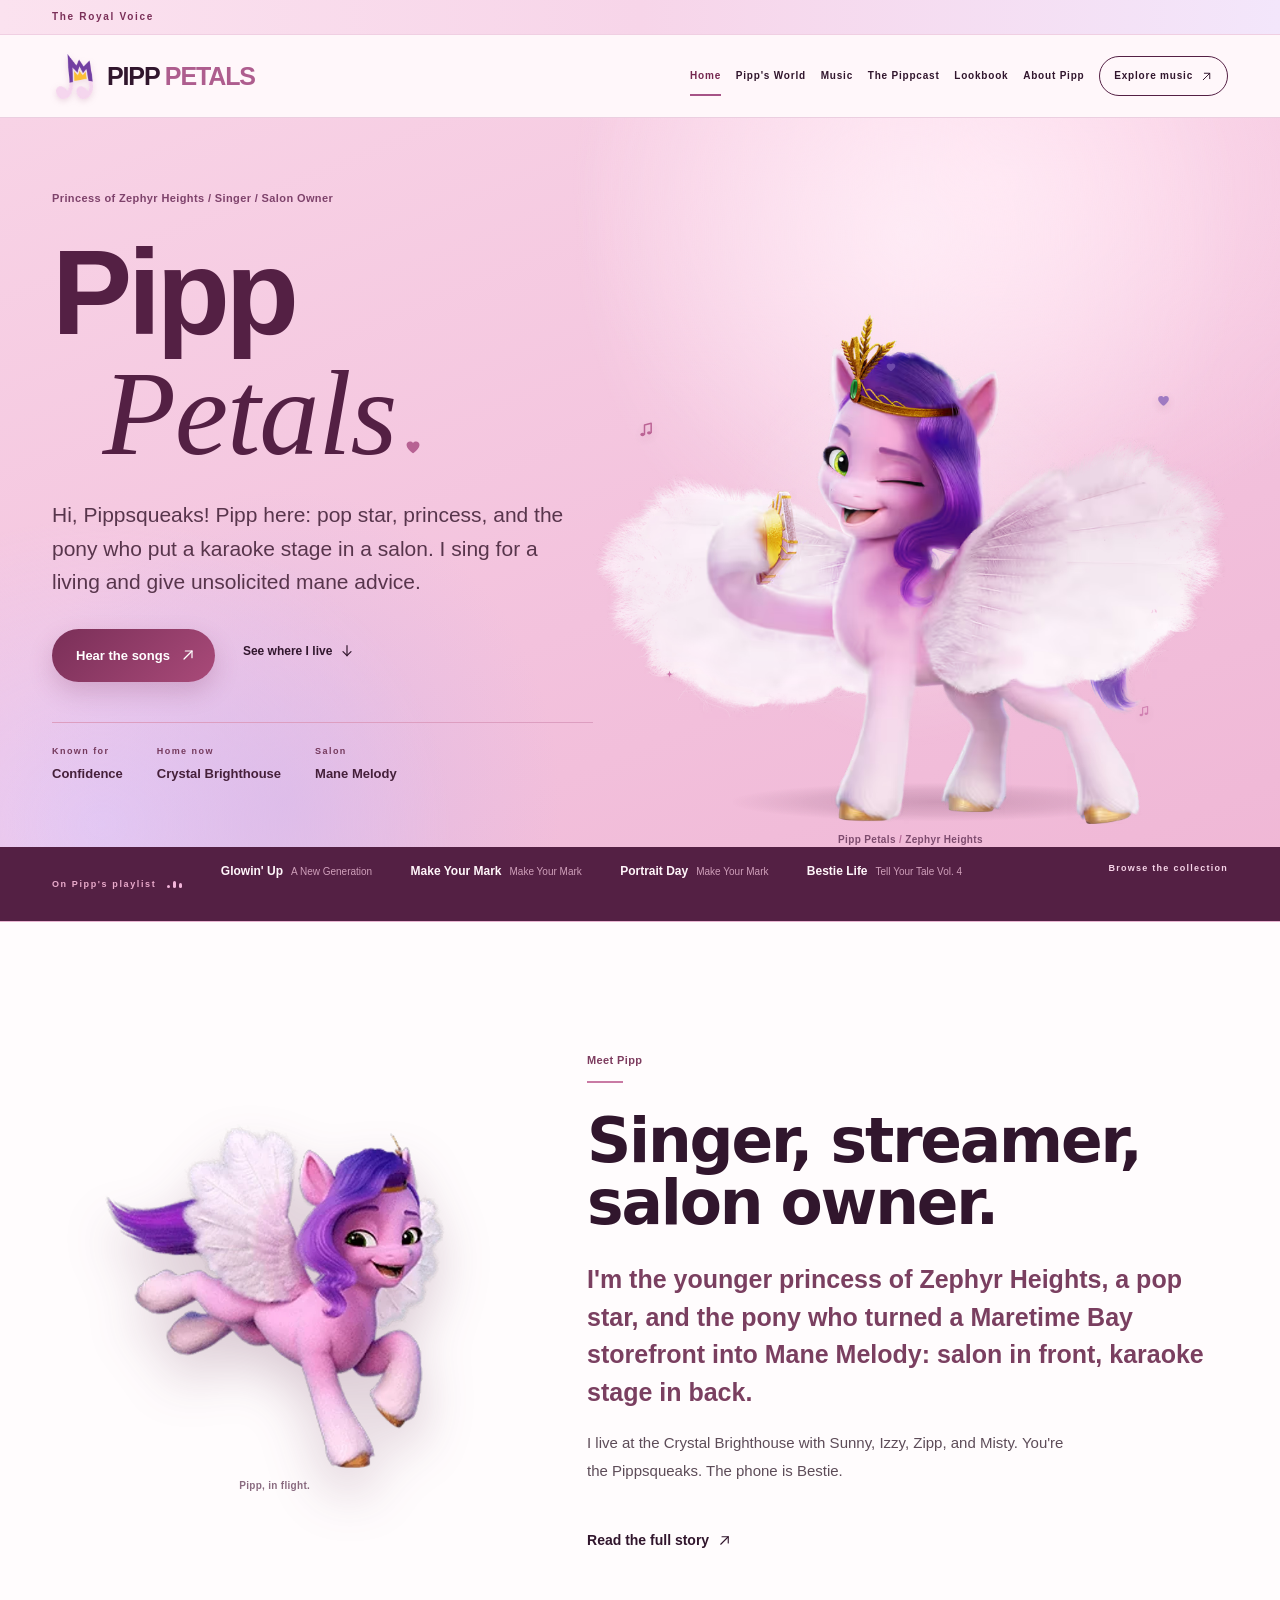
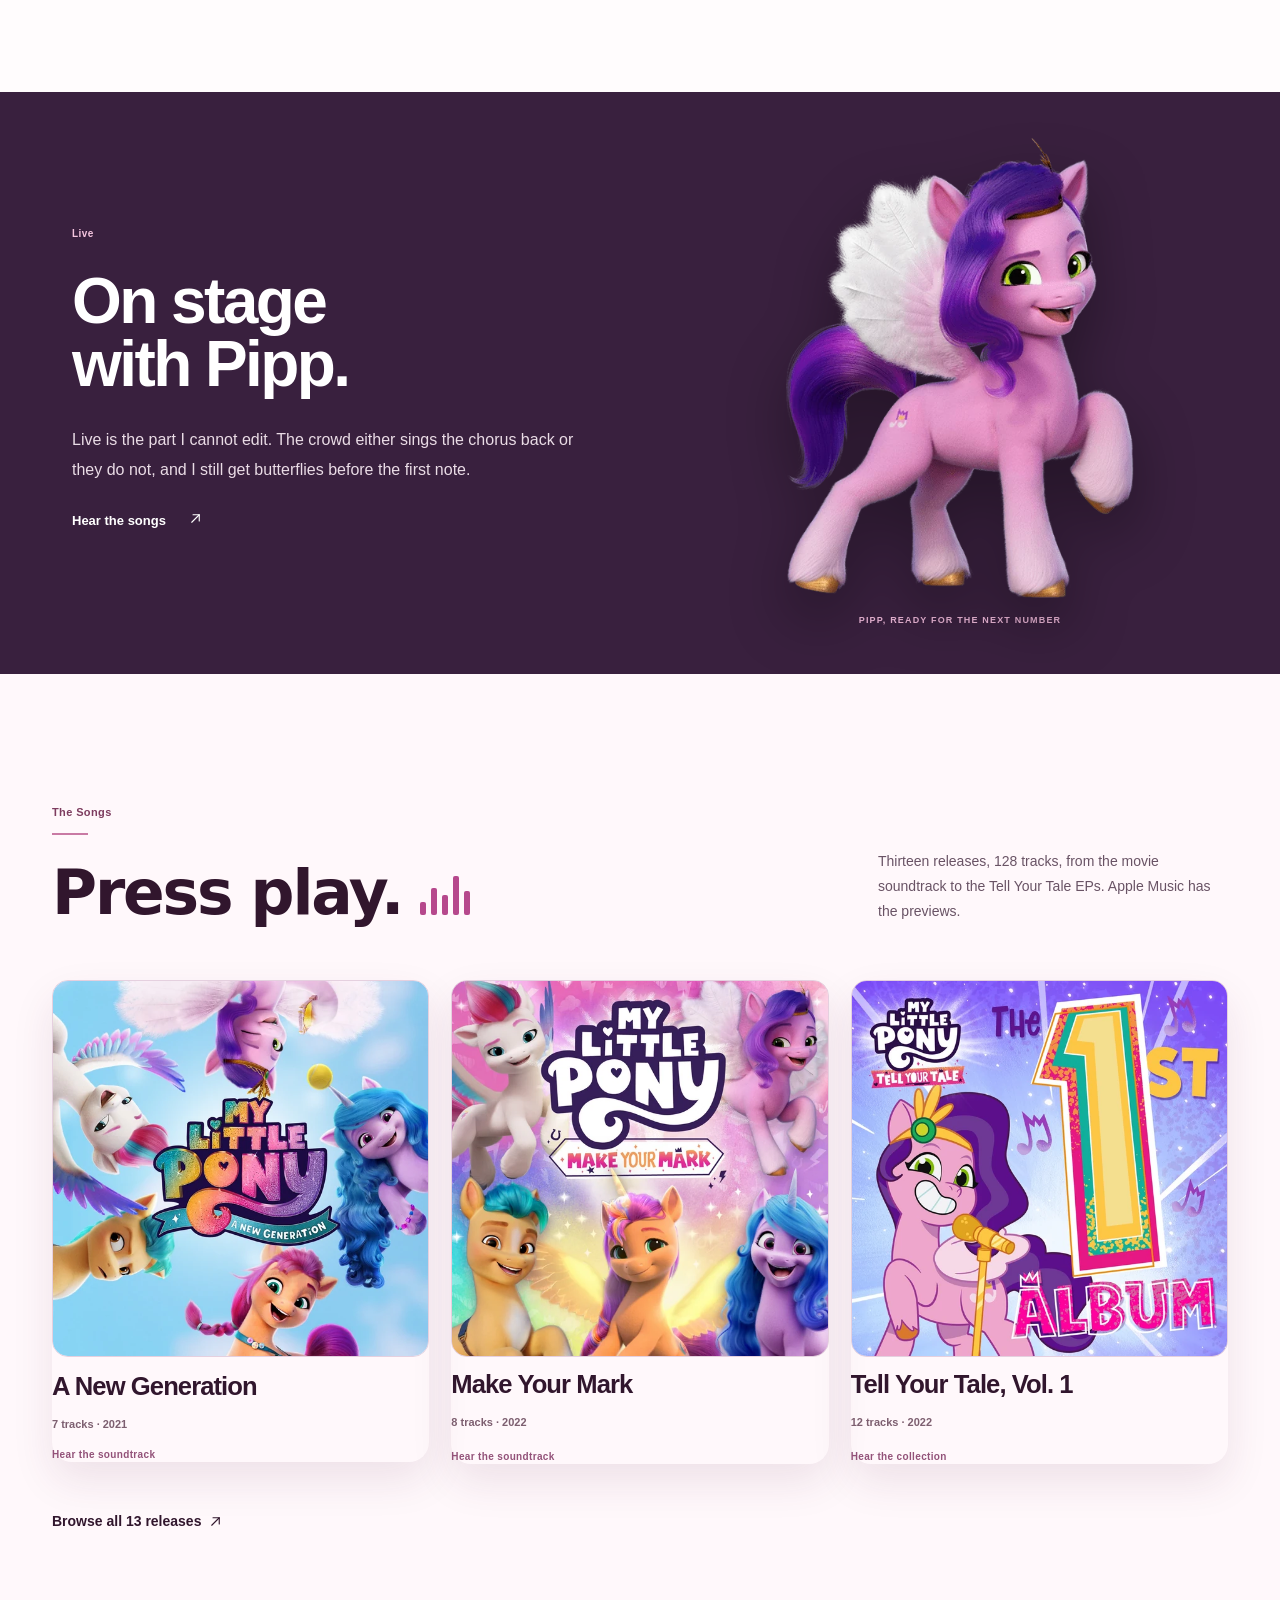
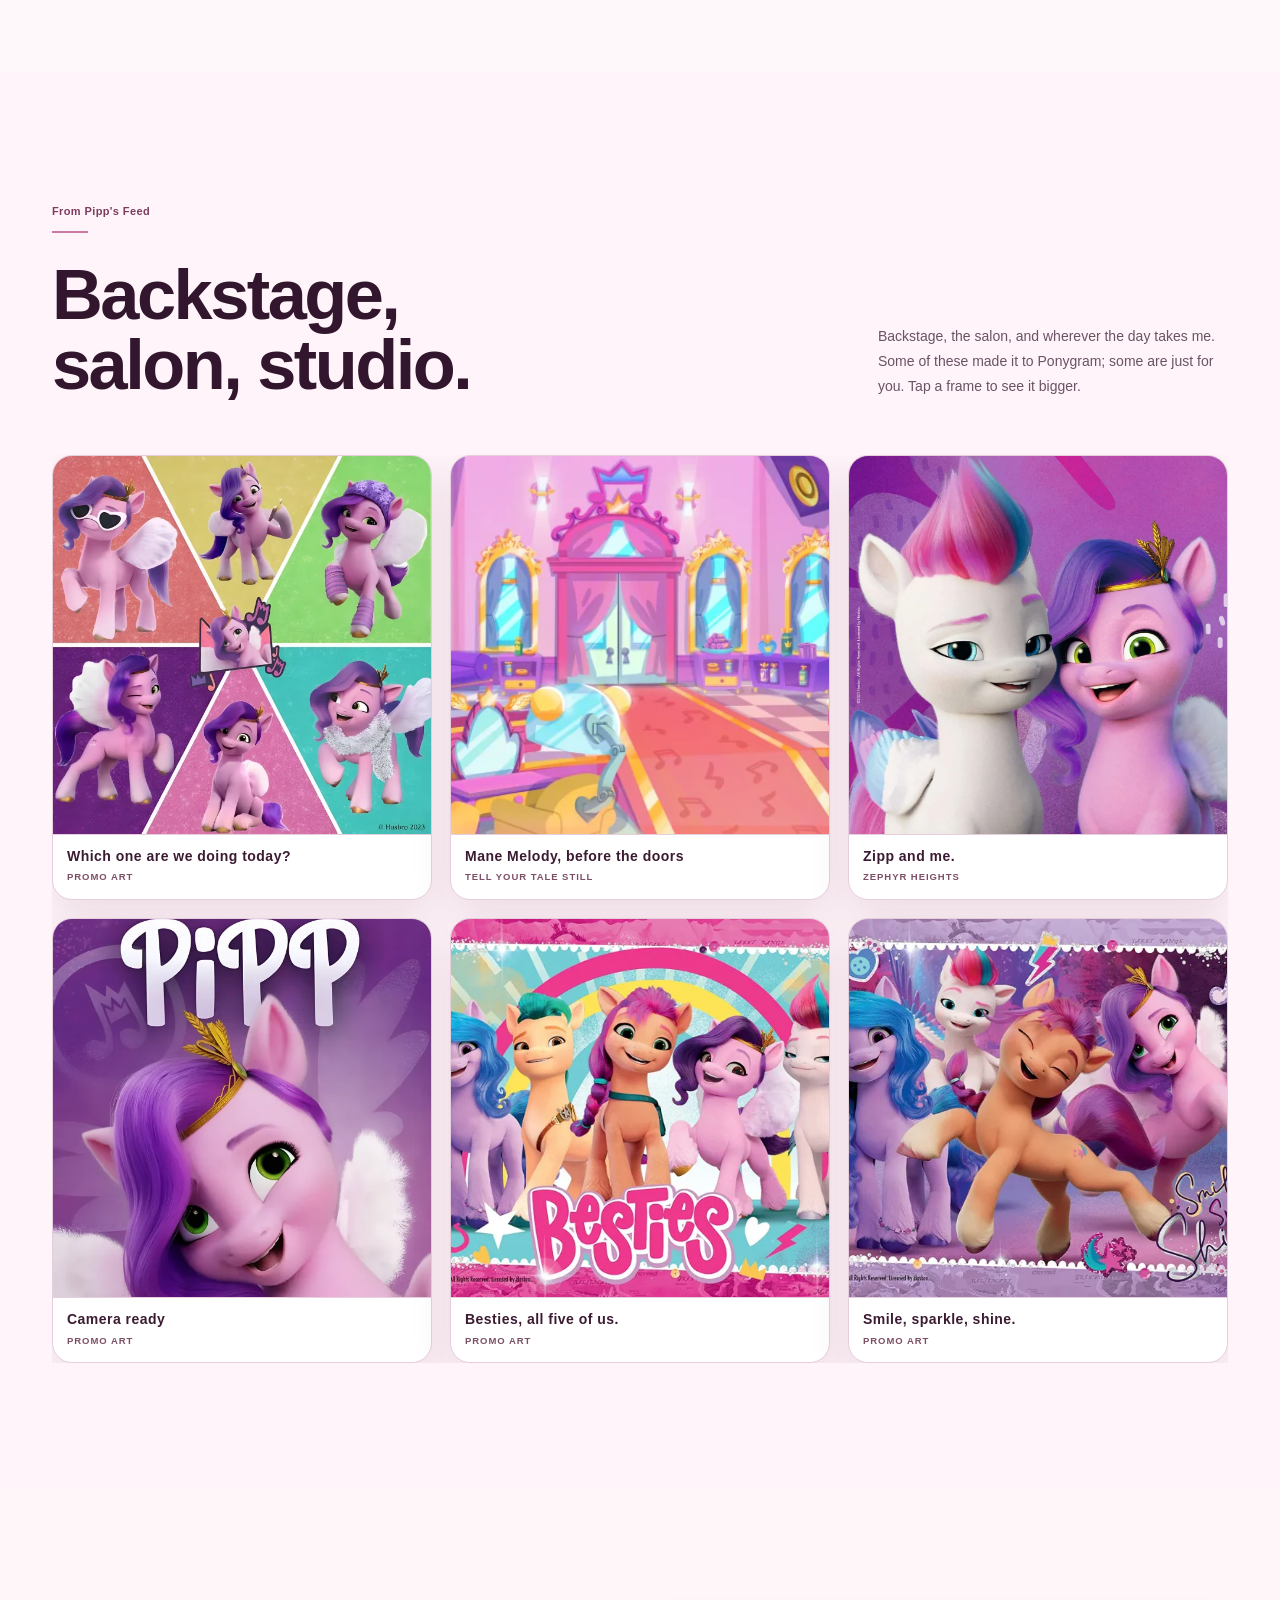
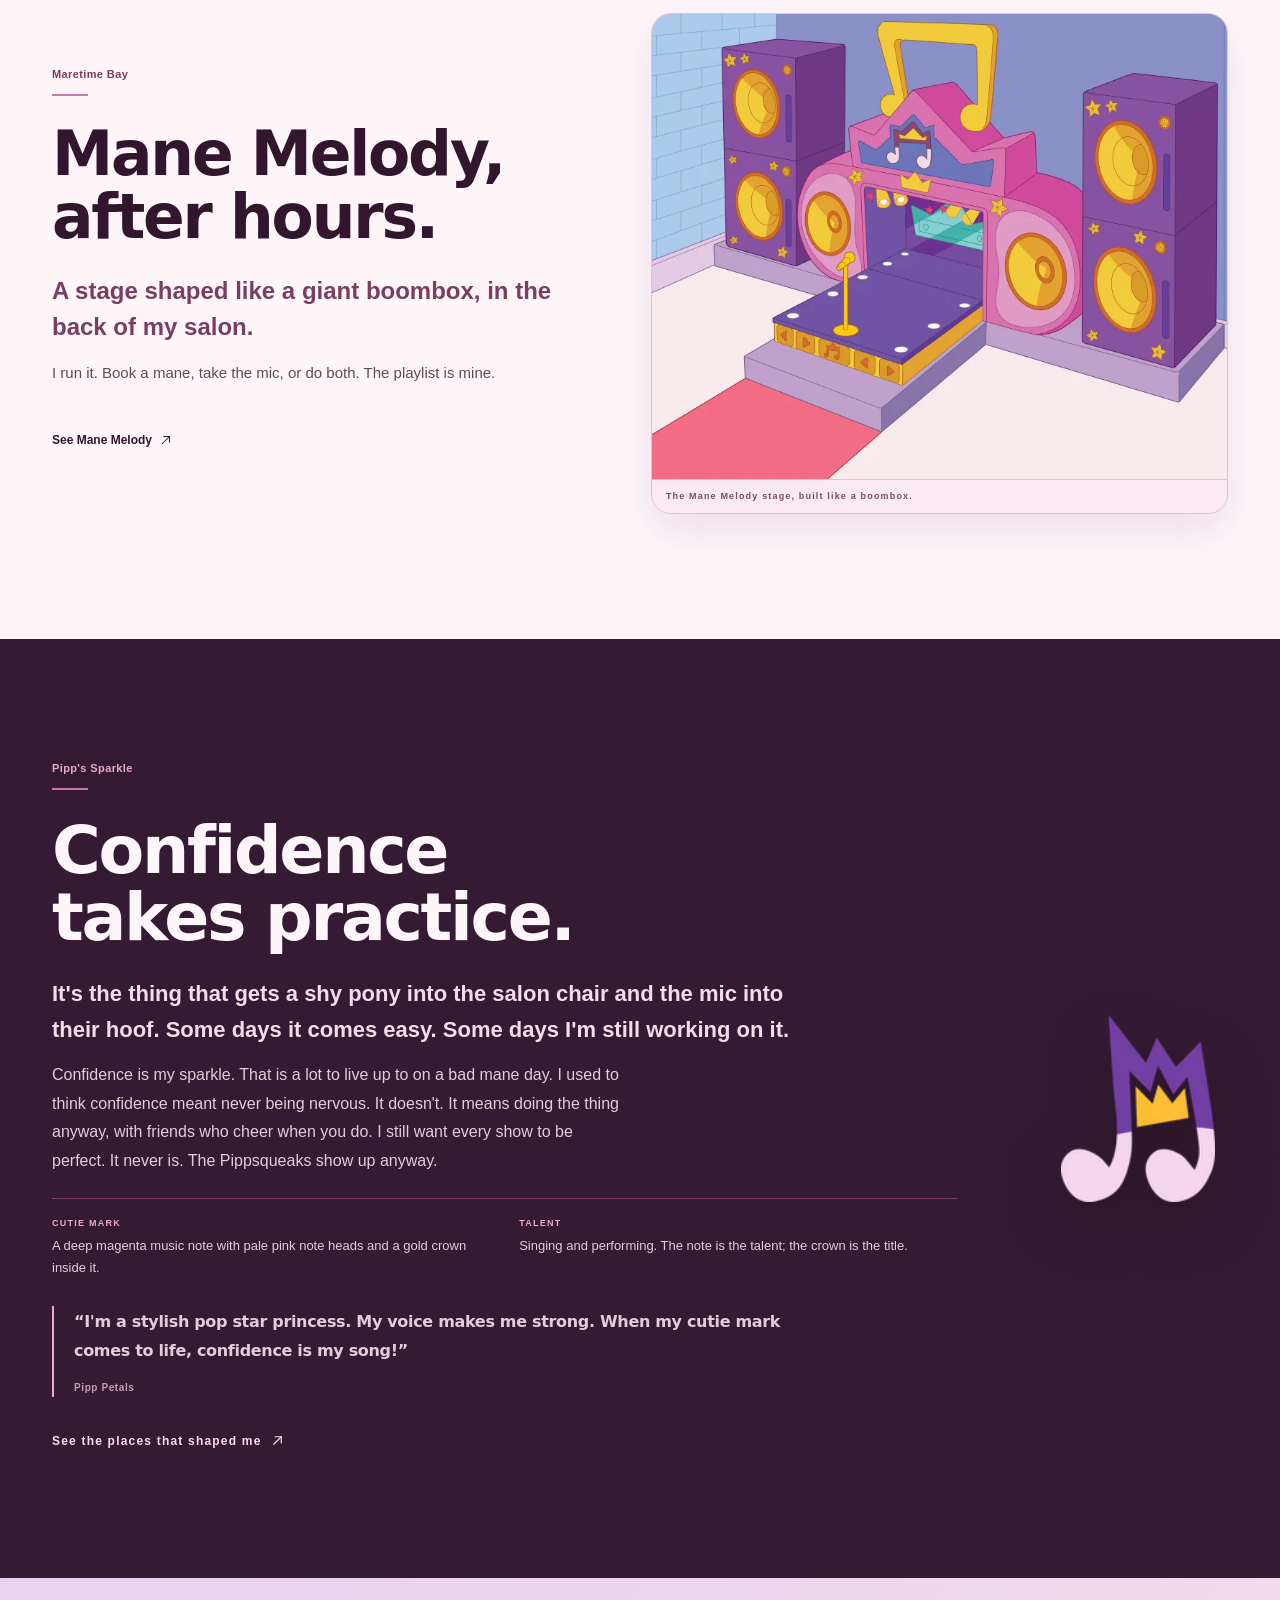
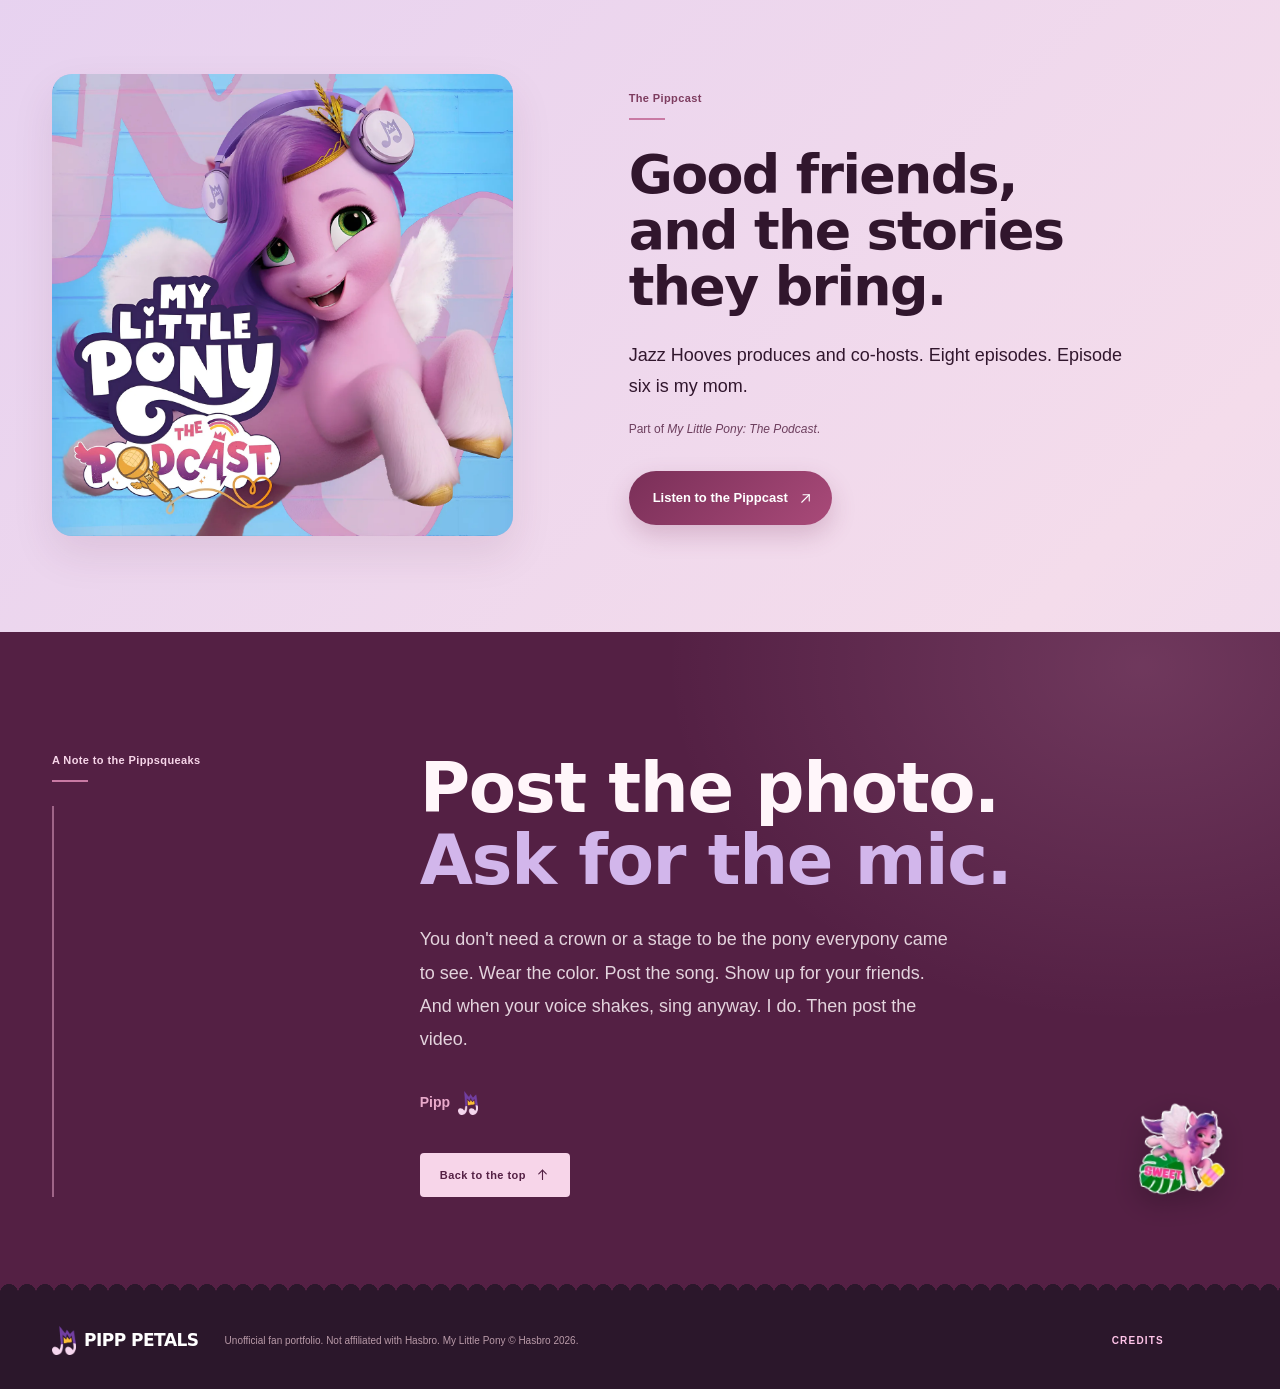
<file: index.html>
<!DOCTYPE html><html lang="en"> <head><meta charset="utf-8"><meta name="viewport" content="width=device-width, initial-scale=1"><meta name="theme-color" content="#fff7fa"><meta name="color-scheme" content="light"><meta name="description" content="Pipp Petals, princess of Zephyr Heights and pop star. Songs, the Crystal Brighthouse, and Mane Melody in Maretime Bay."><meta property="og:title" content="Pipp Petals | The Royal Voice"><meta property="og:description" content="Pipp Petals, princess of Zephyr Heights and pop star. Songs, the Crystal Brighthouse, and Mane Melody in Maretime Bay."><meta property="og:type" content="website"><meta property="og:url" content="https://salfa12218899-hash.github.io/"><meta property="og:image" content="https://salfa12218899-hash.github.io/assets/media/og-cover.jpg"><meta property="og:image:width" content="1200"><meta property="og:image:height" content="630"><meta name="twitter:card" content="summary_large_image"><title>Pipp Petals | The Royal Voice</title><link rel="canonical" href="https://salfa12218899-hash.github.io/"><link rel="icon" type="image/webp" href="/assets/media/pipp-cutiemark.webp"><link rel="apple-touch-icon" href="/assets/media/pipp-cutiemark.webp"><link rel="preload" as="image" href="/assets/media/pipp-hero-1300.avif" imagesrcset="/assets/media/pipp-hero-900.avif 900w, /assets/media/pipp-hero-1300.avif 1300w, /assets/media/pipp-hero-1700.avif 1700w" imagesizes="(max-width: 850px) 100vw, 52vw" type="image/avif" fetchpriority="high"><script>
      // Runs before paint: enables JS-only motion and guarantees that a
      // broken motion bundle can never leave content invisible.
      document.documentElement.classList.add('has-js', 'js');
      const failSafe = setTimeout(function () {
        if (!document.documentElement.classList.contains('motion-ready')) {
          document.documentElement.classList.add('motion-failed');
        }
      }, 2600);
      document.fonts?.ready.then(function () {
        clearTimeout(failSafe);
        document.documentElement.classList.add('fonts-ready');
        document.documentElement.classList.remove('motion-failed');
      });
    </script><link rel="stylesheet" href="/_astro/gallery.cPPnkASS.css">
<link rel="stylesheet" href="/_astro/about.BOYUqMQH.css">
<link rel="stylesheet" href="/_astro/index.J3492keE.css"></head> <body class> <div class="scroll-progress" aria-hidden="true"><span data-scroll-progress></span></div> <a class="skip-link" href="#main">Skip to content</a> <div class="topline" data-astro-cid-3ef6ksr2> <div class="shell" data-astro-cid-3ef6ksr2> <span data-astro-cid-3ef6ksr2>The Royal Voice</span> </div> </div> <header class="site-header" id="top" data-astro-cid-3ef6ksr2> <div class="shell nav-inner" data-astro-cid-3ef6ksr2> <a class="wordmark" href="/" aria-label="Pipp Petals, home" data-astro-cid-3ef6ksr2> <img class="brand-cutiemark" src="/assets/media/pipp-cutiemark.webp" alt="" width="45" height="55" decoding="async" data-astro-cid-3ef6ksr2> <span data-astro-cid-3ef6ksr2>PIPP <em data-astro-cid-3ef6ksr2>PETALS</em></span> </a> <nav class="main-nav" id="main-nav" aria-label="Main navigation" data-astro-cid-3ef6ksr2> <a href="/" data-nav="home" aria-current="page" data-astro-cid-3ef6ksr2> Home </a><a href="/world/" data-nav="world" data-astro-cid-3ef6ksr2> Pipp&#39;s World </a><a href="/music/" data-nav="music" data-astro-cid-3ef6ksr2> Music </a><a href="/podcast/" data-nav="podcast" data-astro-cid-3ef6ksr2> The Pippcast </a><a href="/lookbook/" data-nav="lookbook" data-astro-cid-3ef6ksr2> Lookbook </a><a href="/about/" data-nav="about" data-astro-cid-3ef6ksr2> About Pipp </a> <a class="nav-cta" href="/music/" data-astro-cid-3ef6ksr2>Explore music <svg class width="13" height="13" viewBox="0 0 24 24" fill="none" aria-hidden="true" focusable="false"> <g stroke="currentColor" stroke-width="1.8" stroke-linecap="round" stroke-linejoin="round"> <path d="M6 18 18 6"></path> <path d="M8 6h10v10"></path> </g>               </svg></a> </nav> <button class="menu-toggle" type="button" aria-expanded="false" aria-controls="mobile-nav" aria-label="Open navigation" data-astro-cid-3ef6ksr2> <span data-astro-cid-3ef6ksr2></span><span data-astro-cid-3ef6ksr2></span> </button> </div> </header> <!-- Mobile drawer: a real overlay, so it can never widen the document. --> <div class="mobile-nav" id="mobile-nav" data-open="false" role="dialog" aria-modal="true" aria-label="Site navigation" inert data-astro-cid-3ef6ksr2> <div class="mobile-nav-inner" data-astro-cid-3ef6ksr2> <p class="mobile-nav-eyebrow" data-astro-cid-3ef6ksr2>Menu</p> <nav aria-label="Mobile navigation" data-astro-cid-3ef6ksr2> <ul data-astro-cid-3ef6ksr2> <li style="--i:0" data-astro-cid-3ef6ksr2> <a href="/" aria-current="page" data-astro-cid-3ef6ksr2> <span class="mobile-nav-index" data-astro-cid-3ef6ksr2>01</span> Home </a> </li><li style="--i:1" data-astro-cid-3ef6ksr2> <a href="/world/" data-astro-cid-3ef6ksr2> <span class="mobile-nav-index" data-astro-cid-3ef6ksr2>02</span> Pipp&#39;s World </a> </li><li style="--i:2" data-astro-cid-3ef6ksr2> <a href="/music/" data-astro-cid-3ef6ksr2> <span class="mobile-nav-index" data-astro-cid-3ef6ksr2>03</span> Music </a> </li><li style="--i:3" data-astro-cid-3ef6ksr2> <a href="/podcast/" data-astro-cid-3ef6ksr2> <span class="mobile-nav-index" data-astro-cid-3ef6ksr2>04</span> The Pippcast </a> </li><li style="--i:4" data-astro-cid-3ef6ksr2> <a href="/lookbook/" data-astro-cid-3ef6ksr2> <span class="mobile-nav-index" data-astro-cid-3ef6ksr2>05</span> Lookbook </a> </li><li style="--i:5" data-astro-cid-3ef6ksr2> <a href="/about/" data-astro-cid-3ef6ksr2> <span class="mobile-nav-index" data-astro-cid-3ef6ksr2>06</span> About Pipp </a> </li> </ul> </nav> <a class="mobile-nav-cta" href="/music/" data-astro-cid-3ef6ksr2>Explore music <svg class width="16" height="16" viewBox="0 0 24 24" fill="none" aria-hidden="true" focusable="false"> <g stroke="currentColor" stroke-width="1.8" stroke-linecap="round" stroke-linejoin="round"> <path d="M6 18 18 6"></path> <path d="M8 6h10v10"></path> </g>               </svg></a> </div> </div>  <main id="main">  <section class="hero hero-v2" aria-labelledby="hero-title" data-astro-cid-j7pv25f6> <div class="shell hero-layout" data-astro-cid-j7pv25f6> <div class="hero-copy" data-astro-cid-j7pv25f6> <p class="hero-overline" data-astro-cid-j7pv25f6>Princess of Zephyr Heights / Singer / Salon Owner</p> <h1 id="hero-title" class="text-display" style="line-height:1.02" data-astro-cid-j7pv25f6> <span class="hero-line" data-astro-cid-j7pv25f6>Pipp</span><span class="hero-line" data-astro-cid-j7pv25f6>Petals<span class="hero-period" aria-hidden="true" data-astro-cid-j7pv25f6><svg class width="26" height="26" viewBox="0 0 24 24" fill="none" aria-hidden="true" focusable="false">            <path d="M12 20.2c-.4 0-.8-.1-1.1-.4C7 16.5 3.4 13.2 3.4 9.4 3.4 6.8 5.4 4.8 8 4.8c1.5 0 3 .7 4 1.9 1-1.2 2.5-1.9 4-1.9 2.6 0 4.6 2 4.6 4.6 0 3.8-3.6 7.1-7.5 10.4-.3.3-.7.4-1.1.4Z" fill="currentColor"></path>    </svg></span></span> </h1> <p class="hero-intro" data-astro-cid-j7pv25f6>Hi, Pippsqueaks! Pipp here: pop star, princess, and the pony who put a karaoke stage in a salon. I sing for a living and give unsolicited mane advice.</p> <div class="hero-actions" data-astro-cid-j7pv25f6> <a class="pill-link" href="/music/" data-astro-cid-j7pv25f6>Hear the songs <svg class width="16" height="16" viewBox="0 0 24 24" fill="none" aria-hidden="true" focusable="false"> <g stroke="currentColor" stroke-width="1.8" stroke-linecap="round" stroke-linejoin="round"> <path d="M6 18 18 6"></path> <path d="M8 6h10v10"></path> </g>               </svg></a> <a class="text-link" href="/world/" data-astro-cid-j7pv25f6>See where I live <svg class width="16" height="16" viewBox="0 0 24 24" fill="none" aria-hidden="true" focusable="false">  <g stroke="currentColor" stroke-width="1.8" stroke-linecap="round" stroke-linejoin="round"> <path d="M12 4v15"></path> <path d="m6 13 6 6 6-6"></path> </g>              </svg></a> </div> <dl class="hero-facts" data-astro-cid-j7pv25f6> <div data-astro-cid-j7pv25f6><dt data-astro-cid-j7pv25f6>Known for</dt><dd data-astro-cid-j7pv25f6>Confidence</dd></div> <div data-astro-cid-j7pv25f6><dt data-astro-cid-j7pv25f6>Home now</dt><dd data-astro-cid-j7pv25f6>Crystal Brighthouse</dd></div> <div data-astro-cid-j7pv25f6><dt data-astro-cid-j7pv25f6>Salon</dt><dd data-astro-cid-j7pv25f6>Mane Melody</dd></div> </dl> </div> <div class="hero-art" data-astro-cid-j7pv25f6> <picture class="hero-picture" data-astro-cid-j7pv25f6> <source type="image/avif" srcset="/assets/media/pipp-hero-900.avif 900w, /assets/media/pipp-hero-1300.avif 1300w, /assets/media/pipp-hero-1700.avif 1700w" sizes="(max-width: 850px) 100vw, 52vw" data-astro-cid-j7pv25f6> <source type="image/webp" srcset="/assets/media/pipp-hero-900.webp 900w, /assets/media/pipp-hero-1300.webp 1300w, /assets/media/pipp-hero.webp 1700w" sizes="(max-width: 850px) 100vw, 52vw" data-astro-cid-j7pv25f6> <img class="hero-pony" src="/assets/media/pipp-hero.webp" width="1700" height="1370" alt="Pipp Petals winking with one hoof raised, her wings spread, and a golden tiara" fetchpriority="high" data-astro-cid-j7pv25f6> </picture> <div class="hero-floats" aria-hidden="true" data-astro-cid-j7pv25f6> <span class="hero-float hero-float--1" data-astro-cid-j7pv25f6><svg class width="20" height="20" viewBox="0 0 24 24" fill="none" aria-hidden="true" focusable="false">               <g stroke="currentColor" stroke-width="1.8" stroke-linecap="round" stroke-linejoin="round"> <path d="M9 17V6l8-2v11"></path> <ellipse cx="6.6" cy="17.4" rx="2.6" ry="2" fill="currentColor" stroke="none"></ellipse> <ellipse cx="14.6" cy="15.4" rx="2.6" ry="2" fill="currentColor" stroke="none"></ellipse> </g> </svg></span> <span class="hero-float hero-float--2" data-astro-cid-j7pv25f6><svg class width="15" height="15" viewBox="0 0 24 24" fill="none" aria-hidden="true" focusable="false">            <path d="M12 20.2c-.4 0-.8-.1-1.1-.4C7 16.5 3.4 13.2 3.4 9.4 3.4 6.8 5.4 4.8 8 4.8c1.5 0 3 .7 4 1.9 1-1.2 2.5-1.9 4-1.9 2.6 0 4.6 2 4.6 4.6 0 3.8-3.6 7.1-7.5 10.4-.3.3-.7.4-1.1.4Z" fill="currentColor"></path>    </svg></span> <span class="hero-float hero-float--3" data-astro-cid-j7pv25f6><svg class width="15" height="15" viewBox="0 0 24 24" fill="none" aria-hidden="true" focusable="false">               <g stroke="currentColor" stroke-width="1.8" stroke-linecap="round" stroke-linejoin="round"> <path d="M9 17V6l8-2v11"></path> <ellipse cx="6.6" cy="17.4" rx="2.6" ry="2" fill="currentColor" stroke="none"></ellipse> <ellipse cx="14.6" cy="15.4" rx="2.6" ry="2" fill="currentColor" stroke="none"></ellipse> </g> </svg></span> <span class="hero-float hero-float--4" data-astro-cid-j7pv25f6><svg class width="13" height="13" viewBox="0 0 24 24" fill="none" aria-hidden="true" focusable="false">      <path d="M12 2.6c.7 4.6 1.7 6.1 6.4 6.8-4.7.7-5.7 2.2-6.4 6.8-.7-4.6-1.7-6.1-6.4-6.8 4.7-.7 5.7-2.2 6.4-6.8Z" fill="currentColor"></path>          </svg></span> <span class="hero-float hero-float--5" data-astro-cid-j7pv25f6><svg class width="12" height="12" viewBox="0 0 24 24" fill="none" aria-hidden="true" focusable="false">            <path d="M12 20.2c-.4 0-.8-.1-1.1-.4C7 16.5 3.4 13.2 3.4 9.4 3.4 6.8 5.4 4.8 8 4.8c1.5 0 3 .7 4 1.9 1-1.2 2.5-1.9 4-1.9 2.6 0 4.6 2 4.6 4.6 0 3.8-3.6 7.1-7.5 10.4-.3.3-.7.4-1.1.4Z" fill="currentColor"></path>    </svg></span> </div> <p class="hero-image-caption" data-astro-cid-j7pv25f6>Pipp Petals <span aria-hidden="true" data-astro-cid-j7pv25f6>/</span> Zephyr Heights</p> </div> </div> <div class="setlist" data-astro-cid-j7pv25f6> <div class="shell setlist-inner" data-astro-cid-j7pv25f6> <p class="setlist-label" data-astro-cid-j7pv25f6>On Pipp's playlist <span class="eq eq--setlist" aria-hidden="true" data-astro-cid-j7pv25f6><i data-astro-cid-j7pv25f6></i><i data-astro-cid-j7pv25f6></i><i data-astro-cid-j7pv25f6></i></span></p> <ul data-astro-cid-j7pv25f6> <li data-astro-cid-j7pv25f6><a href="/music/#my-little-pony-a-new-generation-original-motion-picture-soundtrack" data-astro-cid-j7pv25f6><b data-astro-cid-j7pv25f6>Glowin' Up</b><span data-astro-cid-j7pv25f6>A New Generation</span></a></li> <li data-astro-cid-j7pv25f6><a href="/music/#make-your-mark" data-astro-cid-j7pv25f6><b data-astro-cid-j7pv25f6>Make Your Mark</b><span data-astro-cid-j7pv25f6>Make Your Mark</span></a></li> <li data-astro-cid-j7pv25f6><a href="/music/#make-your-mark" data-astro-cid-j7pv25f6><b data-astro-cid-j7pv25f6>Portrait Day</b><span data-astro-cid-j7pv25f6>Make Your Mark</span></a></li> <li data-astro-cid-j7pv25f6><a href="/music/#tell-your-tale-vol-4-ep" data-astro-cid-j7pv25f6><b data-astro-cid-j7pv25f6>Bestie Life</b><span data-astro-cid-j7pv25f6>Tell Your Tale Vol. 4</span></a></li> </ul> <a class="setlist-all" href="/music/" data-astro-cid-j7pv25f6>Browse the collection</a> </div> </div> </section> <section class="section about" id="about" data-animate data-astro-cid-j7pv25f6> <div class="shell intro-grid" data-astro-cid-j7pv25f6> <figure class="intro-poster intro-photo intro-photo--flight reveal-image" data-drift="1" data-pipp-poke tabindex="0" role="button" aria-label="Boop Pipp Petals" data-astro-cid-j7pv25f6> <img height="540" width="532" loading="lazy" decoding="async" src="/assets/media/pipp-render-flight-2x.webp" alt="Pipp Petals in flight, wings spread and smiling" data-astro-cid-j7pv25f6> <figcaption data-astro-cid-j7pv25f6>Pipp, in flight.</figcaption> </figure> <div class="intro-copy reveal-text" data-astro-cid-j7pv25f6> <span class="section-label" data-astro-cid-j7pv25f6>Meet Pipp</span> <h2 class="intro-title" data-astro-cid-j7pv25f6>Singer, streamer, salon owner.</h2> <p class="lead" data-astro-cid-j7pv25f6>I'm the younger princess of Zephyr Heights, a pop star, and the pony who turned a Maretime Bay storefront into Mane Melody: salon in front, karaoke stage in back.</p> <p data-astro-cid-j7pv25f6>I live at the Crystal Brighthouse with Sunny, Izzy, Zipp, and Misty. You're the Pippsqueaks. The phone is Bestie.</p> <a class="editorial-link intro-link" href="/about/" data-astro-cid-j7pv25f6>Read the full story <svg class width="15" height="15" viewBox="0 0 24 24" fill="none" aria-hidden="true" focusable="false"> <g stroke="currentColor" stroke-width="1.8" stroke-linecap="round" stroke-linejoin="round"> <path d="M6 18 18 6"></path> <path d="M8 6h10v10"></path> </g>               </svg></a> </div> </div> </section> <section class="stage" id="stage" data-animate data-astro-cid-j7pv25f6> <div class="stage-image reveal-image" data-astro-cid-j7pv25f6> <img height="585" width="443" loading="lazy" decoding="async" src="/assets/media/pipp-render-standing.webp" alt="Pipp Petals standing with one front hoof raised and her wings spread" data-astro-cid-j7pv25f6> <p class="stage-caption" data-astro-cid-j7pv25f6>Pipp, ready for the next number</p> </div> <div class="stage-shade" data-astro-cid-j7pv25f6></div> <div class="shell stage-content reveal-text" data-astro-cid-j7pv25f6> <p class="stage-kicker" data-astro-cid-j7pv25f6>Live</p> <h2 data-astro-cid-j7pv25f6>On stage with Pipp.</h2> <p data-astro-cid-j7pv25f6>Live is the part I cannot edit. The crowd either sings the chorus back or they do not, and I still get butterflies before the first note.</p> <a class="stage-link" href="/music/" data-astro-cid-j7pv25f6>Hear the songs <svg class width="15" height="15" viewBox="0 0 24 24" fill="none" aria-hidden="true" focusable="false"> <g stroke="currentColor" stroke-width="1.8" stroke-linecap="round" stroke-linejoin="round"> <path d="M6 18 18 6"></path> <path d="M8 6h10v10"></path> </g>               </svg></a> </div> </section> <section class="section music" id="music" data-astro-cid-j7pv25f6> <div class="shell" data-astro-cid-j7pv25f6> <div class="section-intro reveal-text" data-astro-cid-j7pv25f6> <div data-astro-cid-j7pv25f6> <span class="section-label" data-astro-cid-j7pv25f6>The Songs</span> <h2 class="music-title" data-astro-cid-j7pv25f6>Press play.<span class="eq" aria-hidden="true" data-astro-cid-j7pv25f6><i data-astro-cid-j7pv25f6></i><i data-astro-cid-j7pv25f6></i><i data-astro-cid-j7pv25f6></i><i data-astro-cid-j7pv25f6></i><i data-astro-cid-j7pv25f6></i></span></h2> </div> <p data-astro-cid-j7pv25f6>Thirteen releases, 128 tracks, from the movie soundtrack to the Tell Your Tale EPs. Apple Music has the previews.</p> </div> <div class="record-cards record-cards--editorial reveal-group" data-astro-cid-j7pv25f6> <a class="record-card record-card--lead" href="/music/#my-little-pony-a-new-generation-original-motion-picture-soundtrack" data-astro-cid-j7pv25f6> <figure class="record-art" data-astro-cid-j7pv25f6><img src="/assets/media/album-my-little-pony-a-new-generation-original-motion-picture-soundtrack.webp" srcset="/assets/media/album-my-little-pony-a-new-generation-original-motion-picture-soundtrack.webp 600w, /assets/media/album-my-little-pony-a-new-generation-original-motion-picture-soundtrack-900.webp 900w, /assets/media/album-my-little-pony-a-new-generation-original-motion-picture-soundtrack-1400.webp 1400w" sizes="(max-width: 1000px) 92vw, 42vw" width="600" height="600" alt="Cover of the A New Generation soundtrack" loading="lazy" decoding="async" data-astro-cid-j7pv25f6></figure> <span class="record-name" data-astro-cid-j7pv25f6>A New Generation</span><span class="record-meta" data-astro-cid-j7pv25f6>7 tracks · 2021</span><span class="record-action" data-astro-cid-j7pv25f6>Hear the soundtrack</span> </a> <div class="record-stack" data-astro-cid-j7pv25f6> <a class="record-card record-card--row" href="/music/#make-your-mark" data-astro-cid-j7pv25f6> <figure class="record-art" data-astro-cid-j7pv25f6><img src="/assets/media/album-make-your-mark.webp" srcset="/assets/media/album-make-your-mark.webp 600w, /assets/media/album-make-your-mark-900.webp 900w, /assets/media/album-make-your-mark-1400.webp 1400w" sizes="(max-width: 680px) 92vw, (max-width: 1000px) 45vw, 22vw" width="600" height="600" alt="Cover of the Make Your Mark soundtrack" loading="lazy" decoding="async" data-astro-cid-j7pv25f6></figure> <span data-astro-cid-j7pv25f6><span class="record-name" data-astro-cid-j7pv25f6>Make Your Mark</span><span class="record-meta" data-astro-cid-j7pv25f6>8 tracks · 2022</span><span class="record-action" data-astro-cid-j7pv25f6>Hear the soundtrack</span></span> </a> <a class="record-card record-card--row" href="/music/#tell-your-tale-vol-1" data-astro-cid-j7pv25f6> <figure class="record-art" data-astro-cid-j7pv25f6><img src="/assets/media/album-tell-your-tale-vol-1.webp" srcset="/assets/media/album-tell-your-tale-vol-1.webp 600w, /assets/media/album-tell-your-tale-vol-1-900.webp 900w, /assets/media/album-tell-your-tale-vol-1-1400.webp 1400w" sizes="(max-width: 680px) 92vw, (max-width: 1000px) 45vw, 22vw" width="600" height="600" alt="Cover of Tell Your Tale, Vol. 1" loading="lazy" decoding="async" data-astro-cid-j7pv25f6></figure> <span data-astro-cid-j7pv25f6><span class="record-name" data-astro-cid-j7pv25f6>Tell Your Tale, Vol. 1</span><span class="record-meta" data-astro-cid-j7pv25f6>12 tracks · 2022</span><span class="record-action" data-astro-cid-j7pv25f6>Hear the collection</span></span> </a> </div> </div> <a class="editorial-link" href="/music/" data-astro-cid-j7pv25f6>Browse all 13 releases <svg class width="15" height="15" viewBox="0 0 24 24" fill="none" aria-hidden="true" focusable="false"> <g stroke="currentColor" stroke-width="1.8" stroke-linecap="round" stroke-linejoin="round"> <path d="M6 18 18 6"></path> <path d="M8 6h10v10"></path> </g>               </svg></a> </div> </section> <section class="section feed" id="feed" data-astro-cid-j7pv25f6> <div class="shell" data-astro-cid-j7pv25f6> <div class="section-intro reveal-text" data-astro-cid-j7pv25f6> <div data-astro-cid-j7pv25f6> <span class="section-label" data-astro-cid-j7pv25f6>From Pipp's Feed</span> <h2 data-astro-cid-j7pv25f6>Backstage, salon, studio.</h2> </div> <p data-astro-cid-j7pv25f6>Backstage, the salon, and wherever the day takes me. Some of these made it to Ponygram; some are just for you. Tap a frame to see it bigger.</p> </div> <div class="feed-rail reveal-group" data-embla data-gallery data-astro-cid-j7pv25f6> <div class="embla-viewport" data-embla-viewport data-astro-cid-j7pv25f6> <div class="embla-container feed-grid" data-embla-container data-astro-cid-j7pv25f6> <figure class="feed-card" data-astro-cid-j7pv25f6> <a href="/assets/media/pipp-looks.webp" data-pswp-width="1400" data-pswp-height="1400" aria-label="Open: a look for every mood" data-astro-cid-j7pv25f6> <img height="1400" width="1400" loading="lazy" decoding="async" src="/assets/media/pipp-looks-640.webp" srcset="/assets/media/pipp-looks-640.webp 640w, /assets/media/pipp-looks.webp 1400w" sizes="(max-width: 680px) 84vw, (max-width: 1000px) 45vw, 30vw" alt="A collage of Pipp Petals in six different outfits and moods" data-astro-cid-j7pv25f6> </a> <figcaption data-astro-cid-j7pv25f6><strong data-astro-cid-j7pv25f6>Which one are we doing today?</strong><span data-astro-cid-j7pv25f6>Promo art</span></figcaption> </figure> <figure class="feed-card" data-astro-cid-j7pv25f6> <a href="/assets/media/pipp-salon.webp" data-pswp-width="1600" data-pswp-height="900" aria-label="Open: Mane Melody before the doors" data-astro-cid-j7pv25f6> <img height="900" width="1600" loading="lazy" decoding="async" src="/assets/media/pipp-salon-640.webp" srcset="/assets/media/pipp-salon-640.webp 640w, /assets/media/pipp-salon.webp 1600w" sizes="(max-width: 680px) 84vw, (max-width: 1000px) 45vw, 30vw" alt="The inside of Mane Melody: pink walls, gold mirrors, styling chairs and a red carpet" data-astro-cid-j7pv25f6> </a> <figcaption data-astro-cid-j7pv25f6><strong data-astro-cid-j7pv25f6>Mane Melody, before the doors</strong><span data-astro-cid-j7pv25f6>Tell Your Tale still</span></figcaption> </figure> <figure class="feed-card" data-astro-cid-j7pv25f6> <a href="/assets/media/zipp-pipp-closeup.webp" data-pswp-width="1323" data-pswp-height="1323" aria-label="Open: Zipp and me" data-astro-cid-j7pv25f6> <img height="1323" width="1323" loading="lazy" decoding="async" src="/assets/media/zipp-pipp-closeup-640.webp" srcset="/assets/media/zipp-pipp-closeup-640.webp 640w, /assets/media/zipp-pipp-closeup.webp 1323w" sizes="(max-width: 680px) 84vw, (max-width: 1000px) 45vw, 30vw" alt="Zipp Storm and Pipp Petals smiling together" data-astro-cid-j7pv25f6> </a> <figcaption data-astro-cid-j7pv25f6><strong data-astro-cid-j7pv25f6>Zipp and me.</strong><span data-astro-cid-j7pv25f6>Zephyr Heights</span></figcaption> </figure> <figure class="feed-card" data-astro-cid-j7pv25f6> <a href="/assets/media/pipp-cover.webp" data-pswp-width="1400" data-pswp-height="1731" aria-label="Open: camera ready" data-astro-cid-j7pv25f6> <img height="1731" width="1400" loading="lazy" decoding="async" src="/assets/media/pipp-cover-640.webp" srcset="/assets/media/pipp-cover-640.webp 640w, /assets/media/pipp-cover.webp 1400w" sizes="(max-width: 680px) 84vw, (max-width: 1000px) 45vw, 30vw" alt="Pipp Petals with her violet mane against a purple backdrop" data-astro-cid-j7pv25f6> </a> <figcaption data-astro-cid-j7pv25f6><strong data-astro-cid-j7pv25f6>Camera ready</strong><span data-astro-cid-j7pv25f6>Promo art</span></figcaption> </figure> <figure class="feed-card" feed-card--contain feed-card--besties" data-astro-cid-j7pv25f6> <a href="/assets/media/pipp-besties.webp" data-pswp-width="1400" data-pswp-height="1042" aria-label="Open: Besties group art" data-astro-cid-j7pv25f6> <img height="1042" width="1400" loading="lazy" decoding="async" src="/assets/media/pipp-besties-700.webp" srcset="/assets/media/pipp-besties-700.webp 700w, /assets/media/pipp-besties.webp 1400w" sizes="(max-width: 680px) 84vw, (max-width: 1000px) 45vw, 30vw" alt="Pipp Petals with Sunny, Izzy, Hitch, and Zipp in Besties group artwork" data-astro-cid-j7pv25f6> </a> <figcaption data-astro-cid-j7pv25f6><strong data-astro-cid-j7pv25f6>Besties, all five of us.</strong><span data-astro-cid-j7pv25f6>Promo art</span></figcaption> </figure> <figure class="feed-card" feed-card--contain feed-card--smile" data-astro-cid-j7pv25f6> <a href="/assets/media/pipp-smile.webp" data-pswp-width="1400" data-pswp-height="1046" aria-label="Open: Smile, Sparkle, Shine group art" data-astro-cid-j7pv25f6> <img height="1046" width="1400" loading="lazy" decoding="async" src="/assets/media/pipp-smile-700.webp" srcset="/assets/media/pipp-smile-700.webp 700w, /assets/media/pipp-smile.webp 1400w" sizes="(max-width: 680px) 84vw, (max-width: 1000px) 45vw, 30vw" alt="Pipp Petals with Sunny, Izzy, and Zipp under a Smile, Sparkle, Shine banner" data-astro-cid-j7pv25f6> </a> <figcaption data-astro-cid-j7pv25f6><strong data-astro-cid-j7pv25f6>Smile, sparkle, shine.</strong><span data-astro-cid-j7pv25f6>Promo art</span></figcaption> </figure> </div> </div> <div class="embla-controls" data-astro-cid-j7pv25f6> <button type="button" data-embla-prev aria-label="Previous frame" data-astro-cid-j7pv25f6><svg class width="18" height="18" viewBox="0 0 24 24" fill="none" aria-hidden="true" focusable="false">    <g stroke="currentColor" stroke-width="1.8" stroke-linecap="round" stroke-linejoin="round"> <path d="M20 12H5"></path> <path d="m11 6-6 6 6 6"></path> </g>            </svg></button> <p data-embla-status aria-live="polite" data-astro-cid-j7pv25f6>1 / 9</p> <button type="button" data-embla-next aria-label="Next frame" data-astro-cid-j7pv25f6><svg class width="18" height="18" viewBox="0 0 24 24" fill="none" aria-hidden="true" focusable="false">     <g stroke="currentColor" stroke-width="1.8" stroke-linecap="round" stroke-linejoin="round"> <path d="M4 12h15"></path> <path d="m13 6 6 6-6 6"></path> </g>           </svg></button> </div> </div> </div> </section> <section class="section melody-feature" id="melody" data-astro-cid-j7pv25f6> <div class="shell melody-grid" data-astro-cid-j7pv25f6> <div class="melody-copy reveal-text" data-astro-cid-j7pv25f6> <span class="section-label" data-astro-cid-j7pv25f6>Maretime Bay</span> <h2 data-astro-cid-j7pv25f6>Mane Melody, after hours.</h2> <p class="lead" data-astro-cid-j7pv25f6>A stage shaped like a giant boombox, in the back of my salon.</p> <p data-astro-cid-j7pv25f6>I run it. Book a mane, take the mic, or do both. The playlist is mine.</p> <a class="underline-link" href="/world/#mane-melody" data-astro-cid-j7pv25f6>See Mane Melody <svg class width="14" height="14" viewBox="0 0 24 24" fill="none" aria-hidden="true" focusable="false"> <g stroke="currentColor" stroke-width="1.8" stroke-linecap="round" stroke-linejoin="round"> <path d="M6 18 18 6"></path> <path d="M8 6h10v10"></path> </g>               </svg></a> </div> <figure class="melody-photo reveal-image" data-astro-cid-j7pv25f6> <img height="1294" width="1600" loading="lazy" src="/assets/media/pipp-melody-800.webp" alt="The Mane Melody stage, shaped like a giant pink and purple boombox" decoding="async" srcset="/assets/media/pipp-melody-800.webp 800w, /assets/media/pipp-melody.webp 1600w" sizes="(max-width: 850px) 100vw, 52vw" data-astro-cid-j7pv25f6> <figcaption data-astro-cid-j7pv25f6>The Mane Melody stage, built like a boombox.</figcaption> </figure> </div> </section> <section class="confidence" aria-labelledby="confidence-title" data-animate data-astro-cid-j7pv25f6> <div class="shell confidence-grid" data-astro-cid-j7pv25f6> <div class="confidence-copy reveal-text" data-astro-cid-j7pv25f6> <span class="section-label" data-astro-cid-j7pv25f6>Pipp's Sparkle</span> <h2 id="confidence-title" data-astro-cid-j7pv25f6>Confidence takes practice.</h2> <p class="confidence-lead" data-astro-cid-j7pv25f6>It's the thing that gets a shy pony into the salon chair and the mic into their hoof. Some days it comes easy. Some days I'm still working on it.</p> <p data-astro-cid-j7pv25f6>Confidence is my sparkle. That is a lot to live up to on a bad mane day. I used to think confidence meant never being nervous. It doesn't. It means doing the thing anyway, with friends who cheer when you do. I still want every show to be perfect. It never is. The Pippsqueaks show up anyway.</p> <dl class="confidence-facts" data-astro-cid-j7pv25f6> <div data-astro-cid-j7pv25f6> <dt data-astro-cid-j7pv25f6>Cutie mark</dt> <dd data-astro-cid-j7pv25f6>A deep magenta music note with pale pink note heads and a gold crown inside it.</dd> </div> <div data-astro-cid-j7pv25f6> <dt data-astro-cid-j7pv25f6>Talent</dt> <dd data-astro-cid-j7pv25f6>Singing and performing. The note is the talent; the crown is the title.</dd> </div> </dl> <blockquote class="pull-quote" data-astro-cid-j7pv25f6> <p data-astro-cid-j7pv25f6>“I'm a stylish pop star princess. My voice makes me strong. When my cutie mark comes to life, confidence is my song!”</p> <footer data-astro-cid-j7pv25f6>Pipp Petals</footer> </blockquote> <a class="confidence-link" href="/world/" data-astro-cid-j7pv25f6>See the places that shaped me <svg class width="15" height="15" viewBox="0 0 24 24" fill="none" aria-hidden="true" focusable="false"> <g stroke="currentColor" stroke-width="1.8" stroke-linecap="round" stroke-linejoin="round"> <path d="M6 18 18 6"></path> <path d="M8 6h10v10"></path> </g>               </svg></a> </div> <figure class="confidence-mark reveal-image" data-astro-cid-j7pv25f6> <img src="/assets/media/pipp-cutiemark.webp" width="120" height="146" alt="Pipp's cutie mark: a deep magenta music note with pale pink note heads and a gold crown" loading="lazy" decoding="async" data-astro-cid-j7pv25f6> </figure> </div> </section> <section class="podcast-teaser" data-animate data-astro-cid-j7pv25f6> <div class="shell podcast-teaser-inner" data-astro-cid-j7pv25f6> <figure class="teaser-art reveal-image" data-astro-cid-j7pv25f6> <img src="/assets/media/pipp-podcast.webp" alt="The Pippcast artwork: Pipp Petals in purple headphones" loading="lazy" decoding="async" width="1400" height="1400" data-astro-cid-j7pv25f6> </figure> <div class="teaser-copy reveal-text" data-astro-cid-j7pv25f6> <span class="section-label" data-astro-cid-j7pv25f6>The Pippcast</span> <h2 data-astro-cid-j7pv25f6>Good friends, and the stories they bring.</h2> <p data-astro-cid-j7pv25f6>Jazz Hooves produces and co-hosts. Eight episodes. Episode six is my mom.</p> <p class="teaser-note" data-astro-cid-j7pv25f6>Part of <em data-astro-cid-j7pv25f6>My Little Pony: The Podcast</em>.</p> <a class="pill-link" href="/podcast/" data-astro-cid-j7pv25f6>Listen to the Pippcast <svg class width="15" height="15" viewBox="0 0 24 24" fill="none" aria-hidden="true" focusable="false"> <g stroke="currentColor" stroke-width="1.8" stroke-linecap="round" stroke-linejoin="round"> <path d="M6 18 18 6"></path> <path d="M8 6h10v10"></path> </g>               </svg></a> </div> </div> </section> <section id="pippsqueaks" class="note-panel" data-animate data-astro-cid-j7pv25f6> <div class="shell note-grid" data-astro-cid-j7pv25f6> <aside class="note-side" data-astro-cid-j7pv25f6> <p class="section-label" data-astro-cid-j7pv25f6>A Note to the Pippsqueaks</p> <span class="note-rule" aria-hidden="true" data-astro-cid-j7pv25f6></span> </aside> <div class="note-body reveal-text" data-astro-cid-j7pv25f6> <img class="note-sticker" src="/assets/media/pipp-sticker-sweet-128.webp" width="128" height="128" alt="" aria-hidden="true" loading="lazy" decoding="async" data-astro-cid-j7pv25f6> <h2 class="note-title" data-astro-cid-j7pv25f6>Post the photo.<br data-astro-cid-j7pv25f6><em data-astro-cid-j7pv25f6>Ask for the mic.</em></h2> <p class="note-copy" data-astro-cid-j7pv25f6>You don't need a crown or a stage to be the pony everypony came to see. Wear the color. Post the song. Show up for your friends. And when your voice shakes, sing anyway. I do. Then post the video.</p> <p class="note-sign" data-astro-cid-j7pv25f6><span data-astro-cid-j7pv25f6>Pipp</span><img src="/assets/media/pipp-cutiemark.webp" width="24" height="29" alt="" loading="lazy" decoding="async" data-astro-cid-j7pv25f6></p> <a href="#top" class="note-btn" data-astro-cid-j7pv25f6>Back to the top <svg class width="15" height="15" viewBox="0 0 24 24" fill="none" aria-hidden="true" focusable="false">   <g stroke="currentColor" stroke-width="1.8" stroke-linecap="round" stroke-linejoin="round"> <path d="M12 20V5"></path> <path d="m6 11 6-6 6 6"></path> </g>             </svg></a> </div> </div> </section> <script type="module" src="/_astro/index.astro_astro_type_script_index_0_lang.DQsB1YSK.js"></script>  </main> <footer class="footer" data-astro-cid-sz7xmlte> <div class="shell footer-inner" data-astro-cid-sz7xmlte> <a href="/" class="footer-brand" aria-label="Pipp Petals, home" data-astro-cid-sz7xmlte> <img src="/assets/media/pipp-cutiemark.webp" alt="" width="24" height="30" loading="lazy" decoding="async" data-astro-cid-sz7xmlte>
PIPP PETALS
</a> <p class="footer-line" data-astro-cid-sz7xmlte>
Unofficial fan portfolio. Not affiliated with Hasbro. My Little Pony © Hasbro 2026.
</p> <a class="footer-credits" href="/credits/" data-astro-cid-sz7xmlte>Credits</a> </div> </footer>  <button class="back-top" type="button" aria-label="Back to top"> <svg class="back-top-ring" viewBox="0 0 48 48" aria-hidden="true" focusable="false"> <circle class="back-top-track" cx="24" cy="24" r="21"></circle> <circle class="back-top-fill" cx="24" cy="24" r="21"></circle> </svg> <svg class width="18" height="18" viewBox="0 0 24 24" fill="none" aria-hidden="true" focusable="false">   <g stroke="currentColor" stroke-width="1.8" stroke-linecap="round" stroke-linejoin="round"> <path d="M12 20V5"></path> <path d="m6 11 6-6 6 6"></path> </g>             </svg> </button> <script type="module" src="/_astro/Base.astro_astro_type_script_index_0_lang.O_CuL3tg.js"></script> </body> </html>
</file>
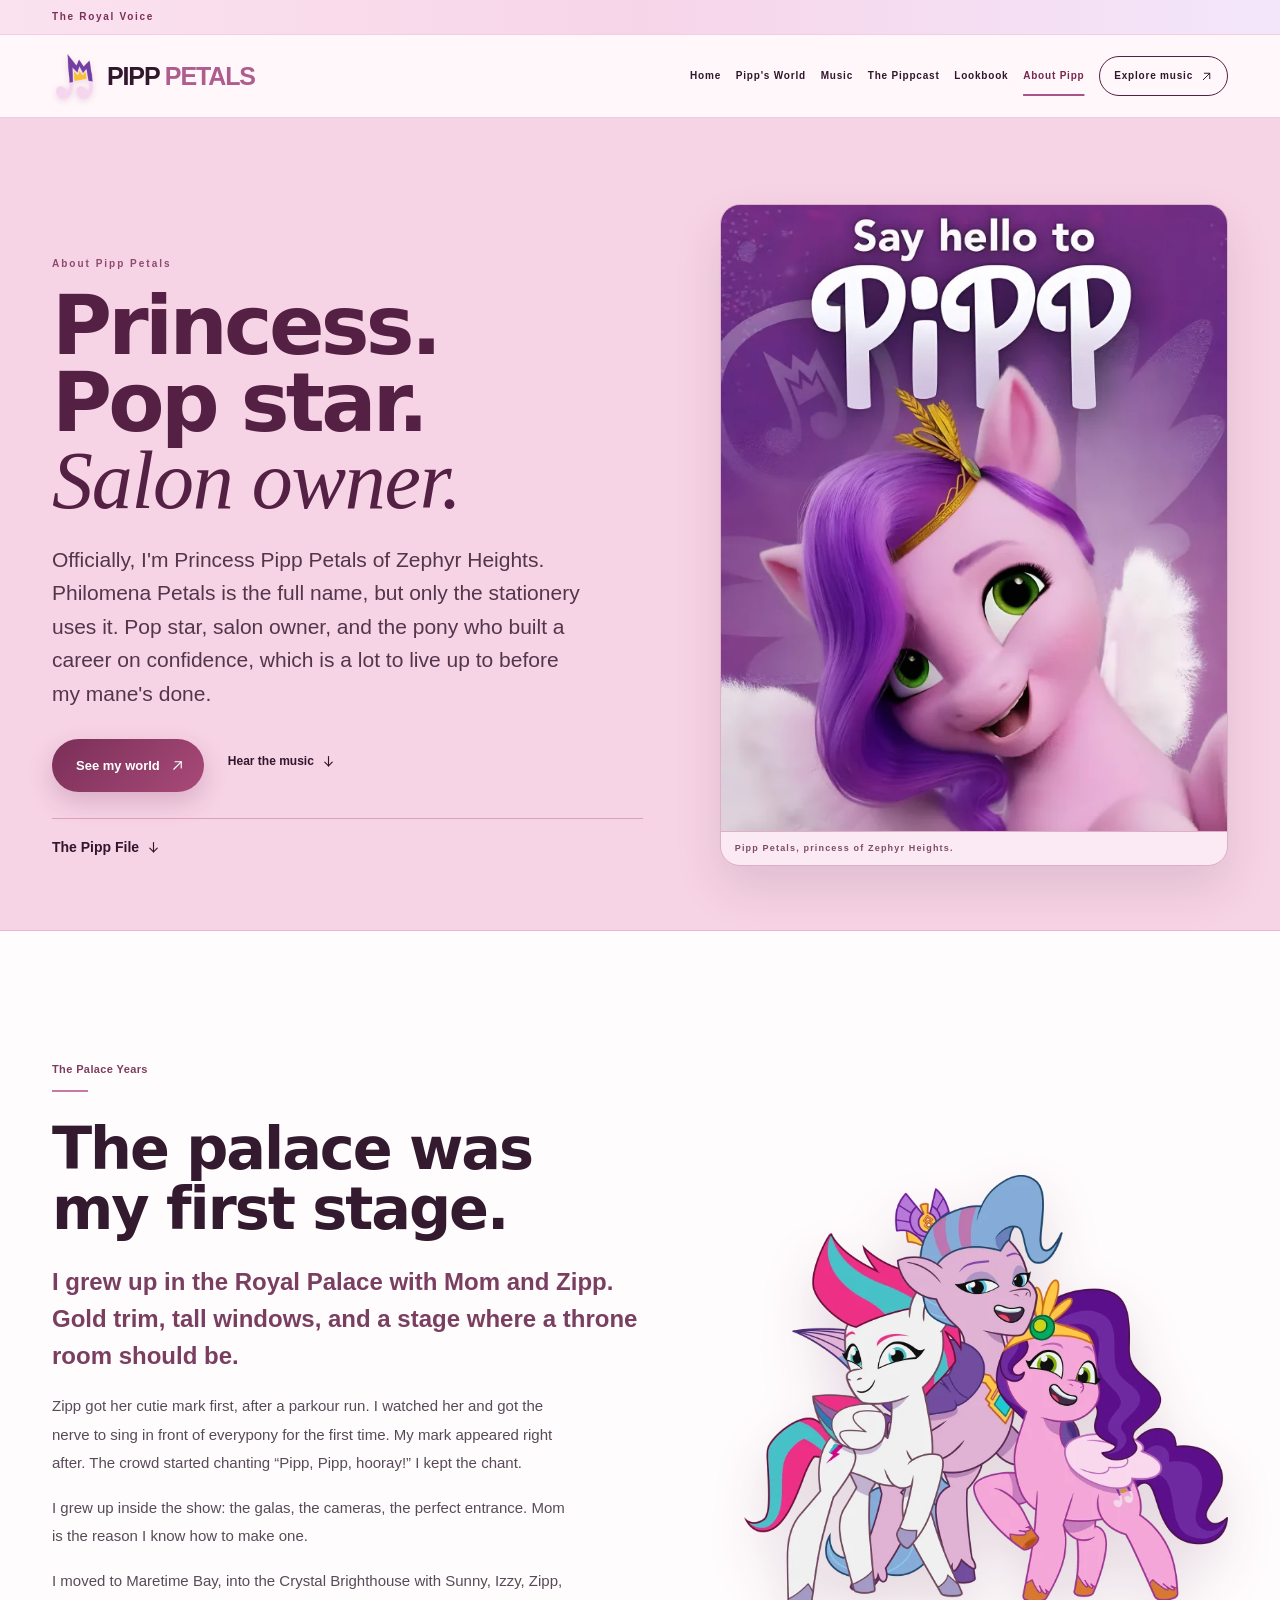
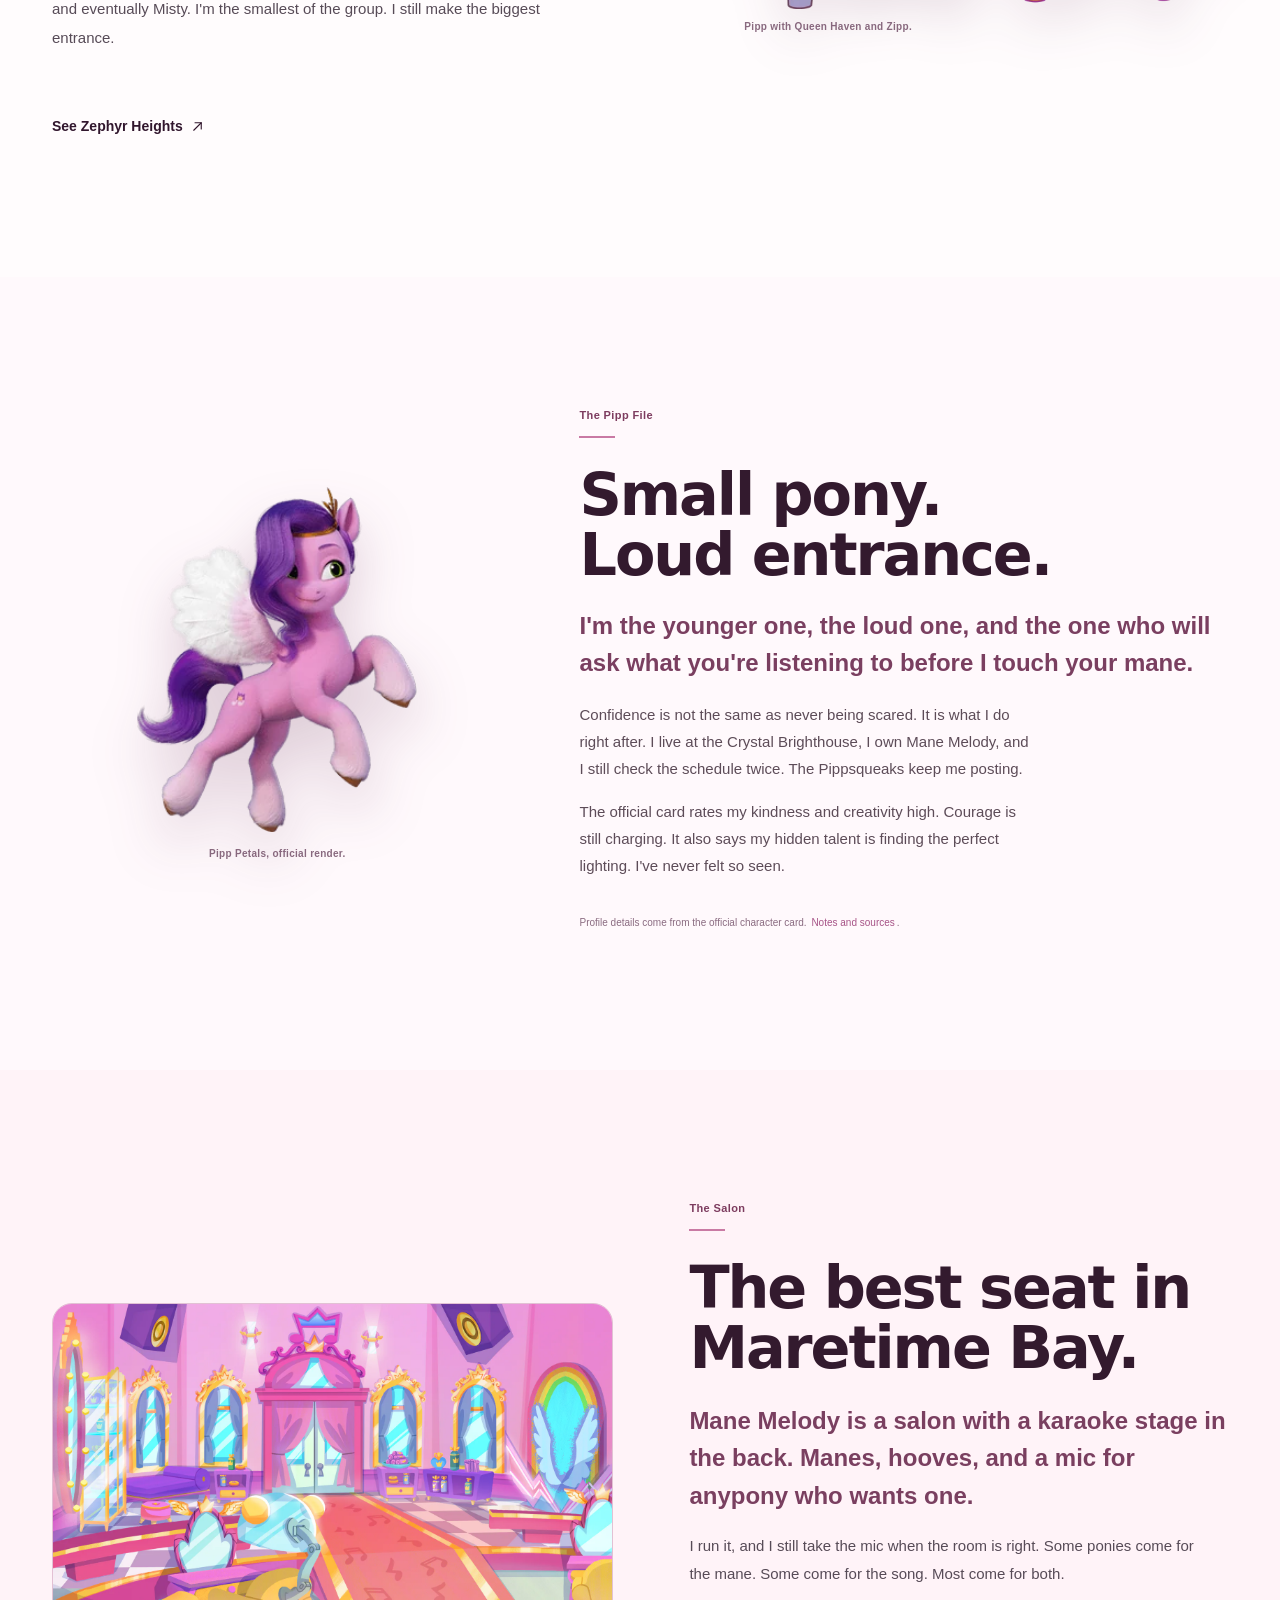
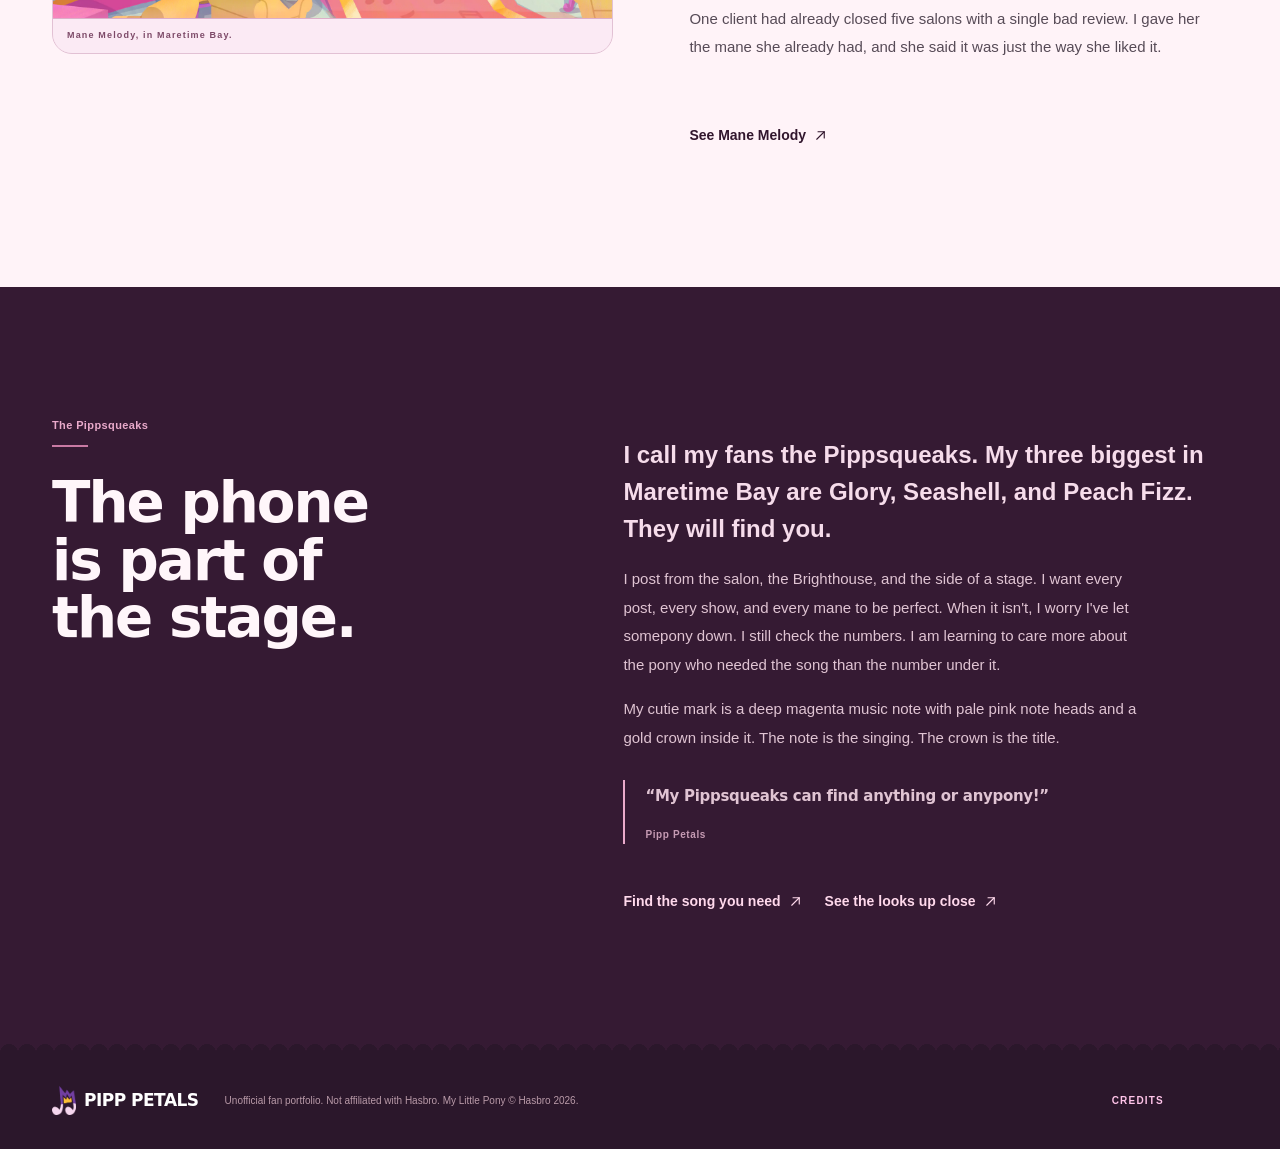
<file: about/index.html>
<!DOCTYPE html><html lang="en"> <head><meta charset="utf-8"><meta name="viewport" content="width=device-width, initial-scale=1"><meta name="theme-color" content="#fff7fa"><meta name="color-scheme" content="light"><meta name="description" content="Pipp Petals grew up in the Royal Palace of Zephyr Heights, moved into the Crystal Brighthouse, and opened Mane Melody in Maretime Bay."><meta property="og:title" content="About Pipp | Princess, pop star, salon owner"><meta property="og:description" content="Pipp Petals grew up in the Royal Palace of Zephyr Heights, moved into the Crystal Brighthouse, and opened Mane Melody in Maretime Bay."><meta property="og:type" content="website"><meta property="og:url" content="https://salfa12218899-hash.github.io/about/"><meta property="og:image" content="https://salfa12218899-hash.github.io/assets/media/og-cover.jpg"><meta property="og:image:width" content="1200"><meta property="og:image:height" content="630"><meta name="twitter:card" content="summary_large_image"><title>About Pipp | Princess, pop star, salon owner</title><link rel="canonical" href="https://salfa12218899-hash.github.io/about/"><link rel="icon" type="image/webp" href="/assets/media/pipp-cutiemark.webp"><link rel="apple-touch-icon" href="/assets/media/pipp-cutiemark.webp"><script>
      // Runs before paint: enables JS-only motion and guarantees that a
      // broken motion bundle can never leave content invisible.
      document.documentElement.classList.add('has-js', 'js');
      const failSafe = setTimeout(function () {
        if (!document.documentElement.classList.contains('motion-ready')) {
          document.documentElement.classList.add('motion-failed');
        }
      }, 2600);
      document.fonts?.ready.then(function () {
        clearTimeout(failSafe);
        document.documentElement.classList.add('fonts-ready');
        document.documentElement.classList.remove('motion-failed');
      });
    </script><link rel="stylesheet" href="/_astro/about.BOYUqMQH.css">
<link rel="stylesheet" href="/_astro/about.CtHNwBck.css"></head> <body class="subpage about-page"> <div class="scroll-progress" aria-hidden="true"><span data-scroll-progress></span></div> <a class="skip-link" href="#main">Skip to content</a> <div class="topline" data-astro-cid-3ef6ksr2> <div class="shell" data-astro-cid-3ef6ksr2> <span data-astro-cid-3ef6ksr2>The Royal Voice</span> </div> </div> <header class="site-header" id="top" data-astro-cid-3ef6ksr2> <div class="shell nav-inner" data-astro-cid-3ef6ksr2> <a class="wordmark" href="/" aria-label="Pipp Petals, home" data-astro-cid-3ef6ksr2> <img class="brand-cutiemark" src="/assets/media/pipp-cutiemark.webp" alt="" width="45" height="55" decoding="async" data-astro-cid-3ef6ksr2> <span data-astro-cid-3ef6ksr2>PIPP <em data-astro-cid-3ef6ksr2>PETALS</em></span> </a> <nav class="main-nav" id="main-nav" aria-label="Main navigation" data-astro-cid-3ef6ksr2> <a href="/" data-nav="home" data-astro-cid-3ef6ksr2> Home </a><a href="/world/" data-nav="world" data-astro-cid-3ef6ksr2> Pipp&#39;s World </a><a href="/music/" data-nav="music" data-astro-cid-3ef6ksr2> Music </a><a href="/podcast/" data-nav="podcast" data-astro-cid-3ef6ksr2> The Pippcast </a><a href="/lookbook/" data-nav="lookbook" data-astro-cid-3ef6ksr2> Lookbook </a><a href="/about/" data-nav="about" aria-current="page" data-astro-cid-3ef6ksr2> About Pipp </a> <a class="nav-cta" href="/music/" data-astro-cid-3ef6ksr2>Explore music <svg class width="13" height="13" viewBox="0 0 24 24" fill="none" aria-hidden="true" focusable="false"> <g stroke="currentColor" stroke-width="1.8" stroke-linecap="round" stroke-linejoin="round"> <path d="M6 18 18 6"></path> <path d="M8 6h10v10"></path> </g>               </svg></a> </nav> <button class="menu-toggle" type="button" aria-expanded="false" aria-controls="mobile-nav" aria-label="Open navigation" data-astro-cid-3ef6ksr2> <span data-astro-cid-3ef6ksr2></span><span data-astro-cid-3ef6ksr2></span> </button> </div> </header> <!-- Mobile drawer: a real overlay, so it can never widen the document. --> <div class="mobile-nav" id="mobile-nav" data-open="false" role="dialog" aria-modal="true" aria-label="Site navigation" inert data-astro-cid-3ef6ksr2> <div class="mobile-nav-inner" data-astro-cid-3ef6ksr2> <p class="mobile-nav-eyebrow" data-astro-cid-3ef6ksr2>Menu</p> <nav aria-label="Mobile navigation" data-astro-cid-3ef6ksr2> <ul data-astro-cid-3ef6ksr2> <li style="--i:0" data-astro-cid-3ef6ksr2> <a href="/" data-astro-cid-3ef6ksr2> <span class="mobile-nav-index" data-astro-cid-3ef6ksr2>01</span> Home </a> </li><li style="--i:1" data-astro-cid-3ef6ksr2> <a href="/world/" data-astro-cid-3ef6ksr2> <span class="mobile-nav-index" data-astro-cid-3ef6ksr2>02</span> Pipp&#39;s World </a> </li><li style="--i:2" data-astro-cid-3ef6ksr2> <a href="/music/" data-astro-cid-3ef6ksr2> <span class="mobile-nav-index" data-astro-cid-3ef6ksr2>03</span> Music </a> </li><li style="--i:3" data-astro-cid-3ef6ksr2> <a href="/podcast/" data-astro-cid-3ef6ksr2> <span class="mobile-nav-index" data-astro-cid-3ef6ksr2>04</span> The Pippcast </a> </li><li style="--i:4" data-astro-cid-3ef6ksr2> <a href="/lookbook/" data-astro-cid-3ef6ksr2> <span class="mobile-nav-index" data-astro-cid-3ef6ksr2>05</span> Lookbook </a> </li><li style="--i:5" data-astro-cid-3ef6ksr2> <a href="/about/" aria-current="page" data-astro-cid-3ef6ksr2> <span class="mobile-nav-index" data-astro-cid-3ef6ksr2>06</span> About Pipp </a> </li> </ul> </nav> <a class="mobile-nav-cta" href="/music/" data-astro-cid-3ef6ksr2>Explore music <svg class width="16" height="16" viewBox="0 0 24 24" fill="none" aria-hidden="true" focusable="false"> <g stroke="currentColor" stroke-width="1.8" stroke-linecap="round" stroke-linejoin="round"> <path d="M6 18 18 6"></path> <path d="M8 6h10v10"></path> </g>               </svg></a> </div> </div>  <main id="main">  <section class="about-hero" data-astro-cid-kh7btl4r> <div class="shell about-hero-grid" data-astro-cid-kh7btl4r> <div class="about-hero-copy reveal-text" data-astro-cid-kh7btl4r> <p class="about-eyebrow" data-astro-cid-kh7btl4r>About Pipp Petals</p> <h1 class="text-display" data-astro-cid-kh7btl4r>Princess.<br data-astro-cid-kh7btl4r>Pop star.<br data-astro-cid-kh7btl4r><span class="about-accent" data-astro-cid-kh7btl4r>Salon owner.</span></h1> <p class="about-lead" data-astro-cid-kh7btl4r>Officially, I'm Princess Pipp Petals of Zephyr Heights. Philomena Petals is the full name, but only the stationery uses it. Pop star, salon owner, and the pony who built a career on confidence, which is a lot to live up to before my mane's done.</p> <div class="about-actions" data-astro-cid-kh7btl4r> <a class="pill-link" href="/world/" data-astro-cid-kh7btl4r>See my world <svg class width="15" height="15" viewBox="0 0 24 24" fill="none" aria-hidden="true" focusable="false"> <g stroke="currentColor" stroke-width="1.8" stroke-linecap="round" stroke-linejoin="round"> <path d="M6 18 18 6"></path> <path d="M8 6h10v10"></path> </g>               </svg></a> <a class="text-link" href="/music/" data-astro-cid-kh7btl4r>Hear the music <svg class width="15" height="15" viewBox="0 0 24 24" fill="none" aria-hidden="true" focusable="false">  <g stroke="currentColor" stroke-width="1.8" stroke-linecap="round" stroke-linejoin="round"> <path d="M12 4v15"></path> <path d="m6 13 6 6 6-6"></path> </g>              </svg></a> </div> <a class="editorial-link about-file-link" href="#pipp-file" data-astro-cid-kh7btl4r>The Pipp File <svg class width="15" height="15" viewBox="0 0 24 24" fill="none" aria-hidden="true" focusable="false">  <g stroke="currentColor" stroke-width="1.8" stroke-linecap="round" stroke-linejoin="round"> <path d="M12 4v15"></path> <path d="m6 13 6 6 6-6"></path> </g>              </svg></a> </div> <figure class="about-poster-new reveal-image" data-astro-cid-kh7btl4r> <img src="/assets/media/pipp-cover-640.webp" alt="Pipp Petals with her violet mane against a purple backdrop" width="1400" height="1731" fetchpriority="high" decoding="async" srcset="/assets/media/pipp-cover-640.webp 640w, /assets/media/pipp-cover.webp 1400w" sizes="(max-width: 900px) 90vw, 42vw" data-astro-cid-kh7btl4r> <figcaption data-astro-cid-kh7btl4r>Pipp Petals, princess of Zephyr Heights.</figcaption> </figure> </div> </section> <section class="section about-story" data-astro-cid-kh7btl4r> <div class="shell story-grid" data-astro-cid-kh7btl4r> <div class="story-copy reveal-text" data-astro-cid-kh7btl4r> <span class="section-label" data-astro-cid-kh7btl4r>The Palace Years</span> <h2 data-astro-cid-kh7btl4r>The palace was my first stage.</h2> <p class="lead" data-astro-cid-kh7btl4r>I grew up in the Royal Palace with Mom and Zipp. Gold trim, tall windows, and a stage where a throne room should be.</p> <p data-astro-cid-kh7btl4r>Zipp got her cutie mark first, after a parkour run. I watched her and got the nerve to sing in front of everypony for the first time. My mark appeared right after. The crowd started chanting “Pipp, Pipp, hooray!” I kept the chant.</p> <p data-astro-cid-kh7btl4r>I grew up inside the show: the galas, the cameras, the perfect entrance. Mom is the reason I know how to make one.</p> <p data-astro-cid-kh7btl4r>I moved to Maretime Bay, into the Crystal Brighthouse with Sunny, Izzy, Zipp, and eventually Misty. I'm the smallest of the group. I still make the biggest entrance.</p> <a class="editorial-link" href="/world/#zephyr-heights" data-astro-cid-kh7btl4r>See Zephyr Heights <svg class width="15" height="15" viewBox="0 0 24 24" fill="none" aria-hidden="true" focusable="false"> <g stroke="currentColor" stroke-width="1.8" stroke-linecap="round" stroke-linejoin="round"> <path d="M6 18 18 6"></path> <path d="M8 6h10v10"></path> </g>               </svg></a> </div> <figure class="story-figure reveal-image" data-astro-cid-kh7btl4r> <img src="/assets/media/pipp-royal-family-700.webp" srcset="/assets/media/pipp-royal-family-700.webp 700w, /assets/media/pipp-royal-family.webp 1400w" sizes="(max-width: 900px) 90vw, 42vw" width="1400" height="1256" alt="Queen Haven with Zipp Storm and Pipp Petals, smiling together" loading="lazy" decoding="async" data-astro-cid-kh7btl4r> <figcaption data-astro-cid-kh7btl4r>Pipp with Queen Haven and Zipp.</figcaption> </figure> </div> </section> <section class="section about-file" id="pipp-file" data-astro-cid-kh7btl4r> <div class="shell file-grid" data-astro-cid-kh7btl4r> <figure class="file-art reveal-image" data-pipp-poke tabindex="0" role="button" aria-label="Boop Pipp Petals" data-astro-cid-kh7btl4r> <img src="/assets/media/pipp-render-cmm.webp" width="255" height="314" alt="Pipp Petals standing with her wings open" loading="lazy" decoding="async" data-astro-cid-kh7btl4r> <figcaption data-astro-cid-kh7btl4r>Pipp Petals, official render.</figcaption> </figure> <div class="file-copy reveal-text" data-astro-cid-kh7btl4r> <span class="section-label" data-astro-cid-kh7btl4r>The Pipp File</span> <h2 data-astro-cid-kh7btl4r>Small pony. Loud entrance.</h2> <p class="lead" data-astro-cid-kh7btl4r>I'm the younger one, the loud one, and the one who will ask what you're listening to before I touch your mane.</p> <p data-astro-cid-kh7btl4r>Confidence is not the same as never being scared. It is what I do right after. I live at the Crystal Brighthouse, I own Mane Melody, and I still check the schedule twice. The Pippsqueaks keep me posting.</p> <p data-astro-cid-kh7btl4r>The official card rates my kindness and creativity high. Courage is still charging. It also says my hidden talent is finding the perfect lighting. I've never felt so seen.</p> <p class="file-source" data-astro-cid-kh7btl4r>Profile details come from the official character card. <a href="/credits/#canon" data-astro-cid-kh7btl4r>Notes and sources</a>.</p> </div> </div> </section> <section class="section about-salon" id="mane-melody" data-astro-cid-kh7btl4r> <div class="shell salon-grid" data-astro-cid-kh7btl4r> <figure class="salon-photo-new reveal-image" data-astro-cid-kh7btl4r> <img src="/assets/media/pipp-salon-640.webp" alt="The inside of Mane Melody: pink walls, gold mirrors, styling chairs and a red carpet" width="1600" height="900" loading="lazy" decoding="async" srcset="/assets/media/pipp-salon-640.webp 640w, /assets/media/pipp-salon.webp 1600w" sizes="(max-width: 900px) 90vw, 52vw" data-astro-cid-kh7btl4r> <figcaption data-astro-cid-kh7btl4r>Mane Melody, in Maretime Bay.</figcaption> </figure> <div class="salon-copy reveal-text" data-astro-cid-kh7btl4r> <span class="section-label" data-astro-cid-kh7btl4r>The Salon</span> <h2 data-astro-cid-kh7btl4r>The best seat in Maretime Bay.</h2> <p class="lead" data-astro-cid-kh7btl4r>Mane Melody is a salon with a karaoke stage in the back. Manes, hooves, and a mic for anypony who wants one.</p> <p data-astro-cid-kh7btl4r>I run it, and I still take the mic when the room is right. Some ponies come for the mane. Some come for the song. Most come for both.</p> <p data-astro-cid-kh7btl4r>One client had already closed five salons with a single bad review. I gave her the mane she already had, and she said it was just the way she liked it.</p> <a class="editorial-link" href="/world/#mane-melody" data-astro-cid-kh7btl4r>See Mane Melody <svg class width="15" height="15" viewBox="0 0 24 24" fill="none" aria-hidden="true" focusable="false"> <g stroke="currentColor" stroke-width="1.8" stroke-linecap="round" stroke-linejoin="round"> <path d="M6 18 18 6"></path> <path d="M8 6h10v10"></path> </g>               </svg></a> </div> </div> </section> <section class="section about-note" data-astro-cid-kh7btl4r> <div class="shell note-grid" data-astro-cid-kh7btl4r> <div data-astro-cid-kh7btl4r> <span class="section-label" data-astro-cid-kh7btl4r>The Pippsqueaks</span> <h2 data-astro-cid-kh7btl4r>The phone is part of the stage.</h2> </div> <div class="note-copy" data-astro-cid-kh7btl4r> <p class="lead" data-astro-cid-kh7btl4r>I call my fans the Pippsqueaks. My three biggest in Maretime Bay are Glory, Seashell, and Peach Fizz. They will find you.</p> <p data-astro-cid-kh7btl4r>I post from the salon, the Brighthouse, and the side of a stage. I want every post, every show, and every mane to be perfect. When it isn't, I worry I've let somepony down. I still check the numbers. I am learning to care more about the pony who needed the song than the number under it.</p> <p data-astro-cid-kh7btl4r>My cutie mark is a deep magenta music note with pale pink note heads and a gold crown inside it. The note is the singing. The crown is the title.</p> <blockquote class="pull-quote" data-astro-cid-kh7btl4r> <p data-astro-cid-kh7btl4r>“My Pippsqueaks can find anything or anypony!”</p> <footer data-astro-cid-kh7btl4r>Pipp Petals</footer> </blockquote> <div class="note-links" data-astro-cid-kh7btl4r> <a class="editorial-link" href="/music/" data-astro-cid-kh7btl4r>Find the song you need <svg class width="15" height="15" viewBox="0 0 24 24" fill="none" aria-hidden="true" focusable="false"> <g stroke="currentColor" stroke-width="1.8" stroke-linecap="round" stroke-linejoin="round"> <path d="M6 18 18 6"></path> <path d="M8 6h10v10"></path> </g>               </svg></a> <a class="editorial-link" href="/lookbook/" data-astro-cid-kh7btl4r>See the looks up close <svg class width="15" height="15" viewBox="0 0 24 24" fill="none" aria-hidden="true" focusable="false"> <g stroke="currentColor" stroke-width="1.8" stroke-linecap="round" stroke-linejoin="round"> <path d="M6 18 18 6"></path> <path d="M8 6h10v10"></path> </g>               </svg></a> </div> </div> </div> </section>  </main> <footer class="footer" data-astro-cid-sz7xmlte> <div class="shell footer-inner" data-astro-cid-sz7xmlte> <a href="/" class="footer-brand" aria-label="Pipp Petals, home" data-astro-cid-sz7xmlte> <img src="/assets/media/pipp-cutiemark.webp" alt="" width="24" height="30" loading="lazy" decoding="async" data-astro-cid-sz7xmlte>
PIPP PETALS
</a> <p class="footer-line" data-astro-cid-sz7xmlte>
Unofficial fan portfolio. Not affiliated with Hasbro. My Little Pony © Hasbro 2026.
</p> <a class="footer-credits" href="/credits/" data-astro-cid-sz7xmlte>Credits</a> </div> </footer>  <button class="back-top" type="button" aria-label="Back to top"> <svg class="back-top-ring" viewBox="0 0 48 48" aria-hidden="true" focusable="false"> <circle class="back-top-track" cx="24" cy="24" r="21"></circle> <circle class="back-top-fill" cx="24" cy="24" r="21"></circle> </svg> <svg class width="18" height="18" viewBox="0 0 24 24" fill="none" aria-hidden="true" focusable="false">   <g stroke="currentColor" stroke-width="1.8" stroke-linecap="round" stroke-linejoin="round"> <path d="M12 20V5"></path> <path d="m6 11 6-6 6 6"></path> </g>             </svg> </button> <script type="module" src="/_astro/Base.astro_astro_type_script_index_0_lang.O_CuL3tg.js"></script> </body> </html>
</file>
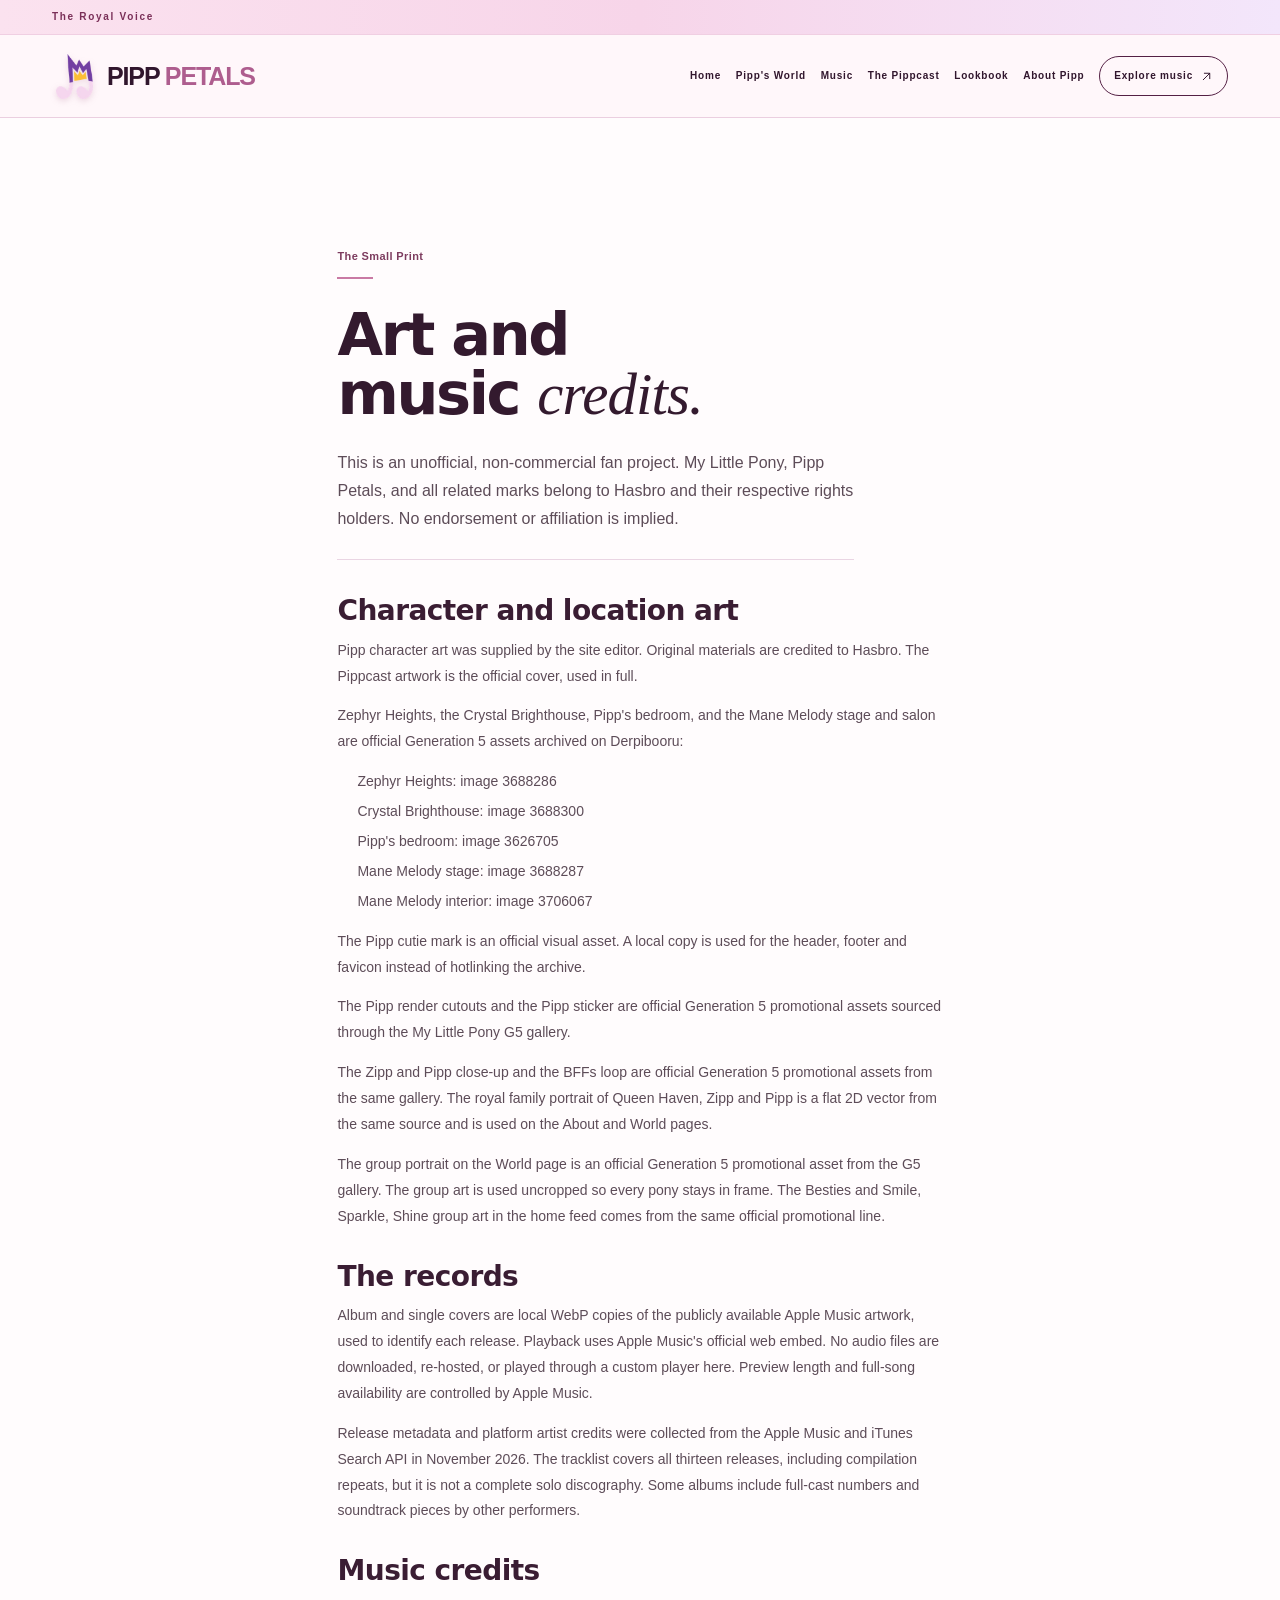
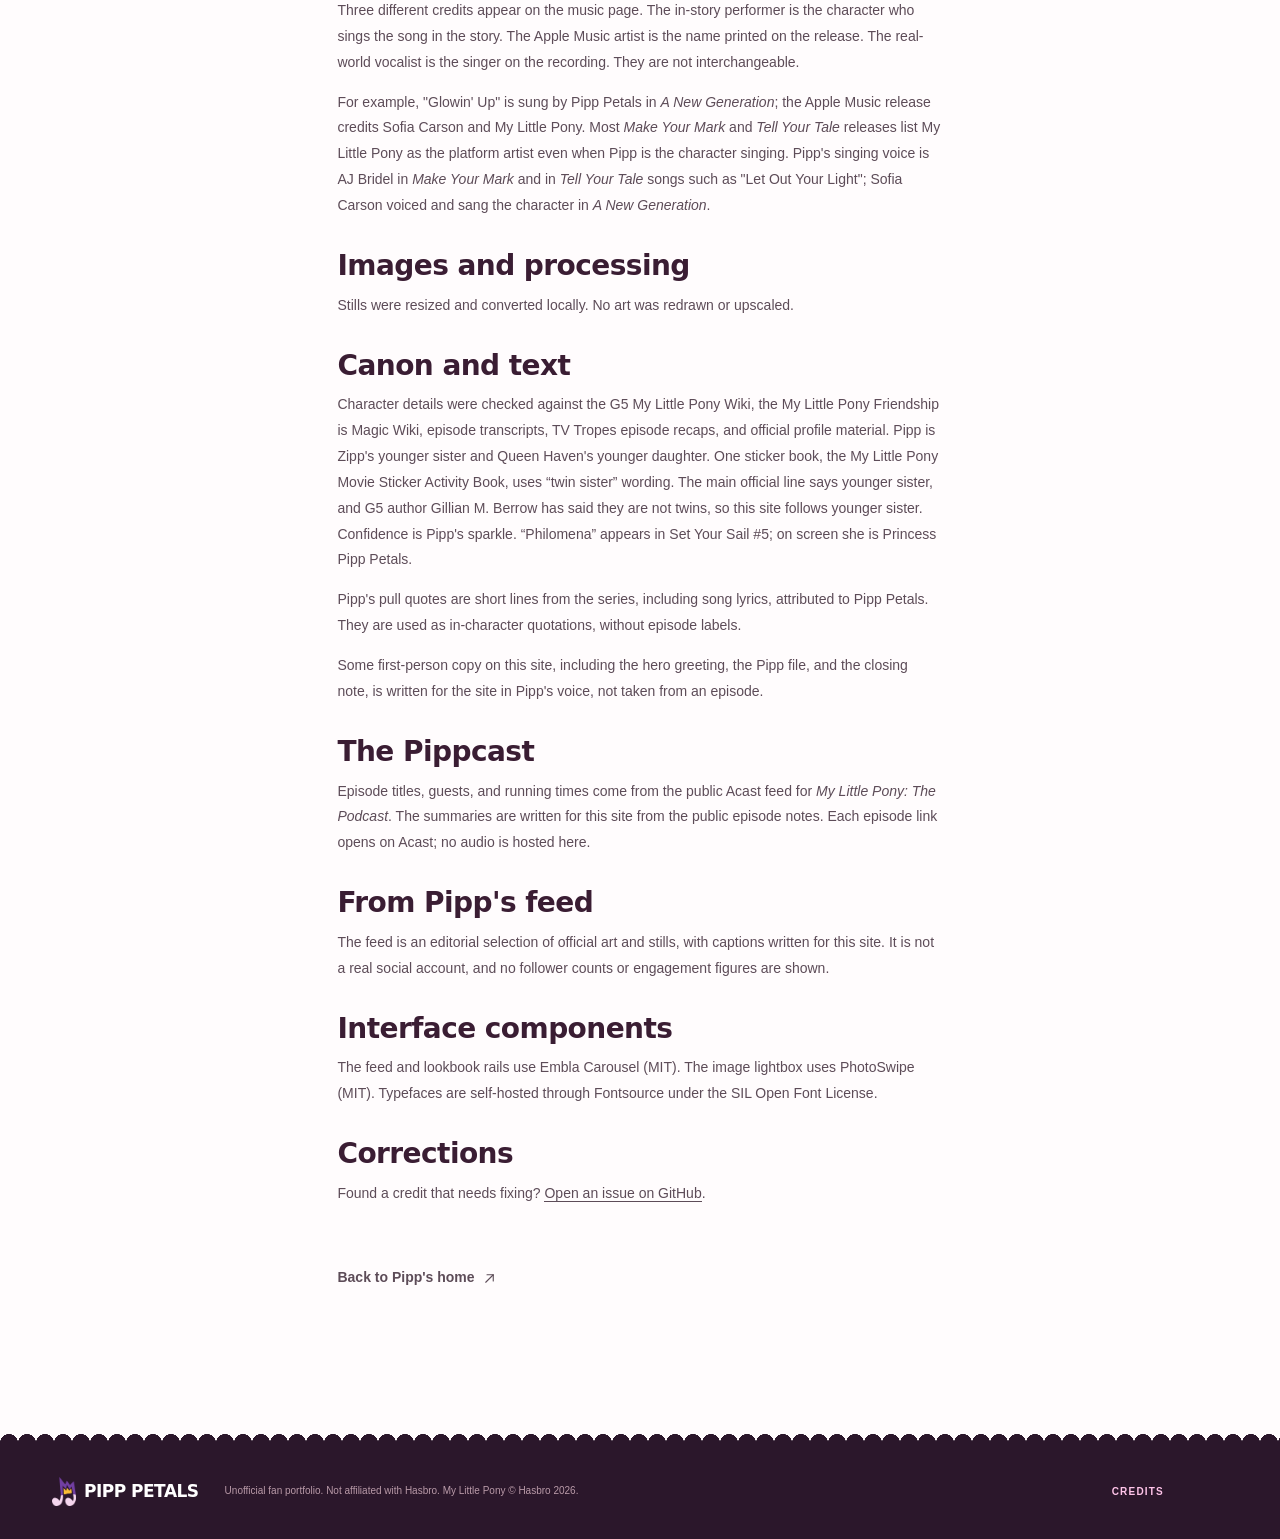
<file: credits/index.html>
<!DOCTYPE html><html lang="en"> <head><meta charset="utf-8"><meta name="viewport" content="width=device-width, initial-scale=1"><meta name="theme-color" content="#fff7fa"><meta name="color-scheme" content="light"><meta name="description" content="Credits, permissions and licensing notes for this Pipp Petals website."><meta property="og:title" content="Art and music credits | Pipp Petals"><meta property="og:description" content="Credits, permissions and licensing notes for this Pipp Petals website."><meta property="og:type" content="website"><meta property="og:url" content="https://salfa12218899-hash.github.io/credits/"><meta property="og:image" content="https://salfa12218899-hash.github.io/assets/media/og-cover.jpg"><meta property="og:image:width" content="1200"><meta property="og:image:height" content="630"><meta name="twitter:card" content="summary_large_image"><title>Art and music credits | Pipp Petals</title><link rel="canonical" href="https://salfa12218899-hash.github.io/credits/"><link rel="icon" type="image/webp" href="/assets/media/pipp-cutiemark.webp"><link rel="apple-touch-icon" href="/assets/media/pipp-cutiemark.webp"><script>
      // Runs before paint: enables JS-only motion and guarantees that a
      // broken motion bundle can never leave content invisible.
      document.documentElement.classList.add('has-js', 'js');
      const failSafe = setTimeout(function () {
        if (!document.documentElement.classList.contains('motion-ready')) {
          document.documentElement.classList.add('motion-failed');
        }
      }, 2600);
      document.fonts?.ready.then(function () {
        clearTimeout(failSafe);
        document.documentElement.classList.add('fonts-ready');
        document.documentElement.classList.remove('motion-failed');
      });
    </script><link rel="stylesheet" href="/_astro/about.BOYUqMQH.css">
<style>.credits-grid[data-astro-cid-cak72j2b]{display:block;max-width:820px;margin-inline:auto}.credits-grid[data-astro-cid-cak72j2b]>div[data-astro-cid-cak72j2b]:first-child,.credits-body[data-astro-cid-cak72j2b]{max-width:68ch;margin-inline:auto}.credits-accent[data-astro-cid-cak72j2b]{font-family:var(--font-accent);font-style:italic;font-weight:500;letter-spacing:-.015em}.credits-grid[data-astro-cid-cak72j2b] h1[data-astro-cid-cak72j2b]{margin:0 0 24px;font:800 clamp(38px,4.6vw,68px) / 1 var(--font-display);letter-spacing:-.04em;color:#331a2e;overflow-wrap:normal;word-break:normal;text-wrap:balance}.credits-lead[data-astro-cid-cak72j2b]{margin:0 0 34px;max-width:58ch;padding-bottom:26px;border-bottom:1px solid #ead5e3;font-size:16px;line-height:1.75;color:#5d4c58}.credits-body[data-astro-cid-cak72j2b]{max-width:68ch}.credits-body[data-astro-cid-cak72j2b] h2[data-astro-cid-cak72j2b]{margin:30px 0 10px;font:800 clamp(20px,2.2vw,28px) / 1.2 var(--font-display);letter-spacing:-.02em;color:#3a1d33}.credits-body[data-astro-cid-cak72j2b] h2[data-astro-cid-cak72j2b]:first-child{margin-top:0}.credits-body[data-astro-cid-cak72j2b] p[data-astro-cid-cak72j2b],.credits-list[data-astro-cid-cak72j2b]{margin:0 0 14px;font-size:14px;line-height:1.85;color:#5d4c58}.credits-body[data-astro-cid-cak72j2b] a[data-astro-cid-cak72j2b]{border-bottom:1px solid currentColor}.credits-list[data-astro-cid-cak72j2b]{padding-left:20px}.credits-list[data-astro-cid-cak72j2b] li[data-astro-cid-cak72j2b]{margin-bottom:4px}.credits-back[data-astro-cid-cak72j2b]{margin-top:28px}@media(max-width:860px){.credits-grid[data-astro-cid-cak72j2b]{grid-template-columns:1fr}}
</style></head> <body class="subpage credits-page"> <div class="scroll-progress" aria-hidden="true"><span data-scroll-progress></span></div> <a class="skip-link" href="#main">Skip to content</a> <div class="topline" data-astro-cid-3ef6ksr2> <div class="shell" data-astro-cid-3ef6ksr2> <span data-astro-cid-3ef6ksr2>The Royal Voice</span> </div> </div> <header class="site-header" id="top" data-astro-cid-3ef6ksr2> <div class="shell nav-inner" data-astro-cid-3ef6ksr2> <a class="wordmark" href="/" aria-label="Pipp Petals, home" data-astro-cid-3ef6ksr2> <img class="brand-cutiemark" src="/assets/media/pipp-cutiemark.webp" alt="" width="45" height="55" decoding="async" data-astro-cid-3ef6ksr2> <span data-astro-cid-3ef6ksr2>PIPP <em data-astro-cid-3ef6ksr2>PETALS</em></span> </a> <nav class="main-nav" id="main-nav" aria-label="Main navigation" data-astro-cid-3ef6ksr2> <a href="/" data-nav="home" data-astro-cid-3ef6ksr2> Home </a><a href="/world/" data-nav="world" data-astro-cid-3ef6ksr2> Pipp&#39;s World </a><a href="/music/" data-nav="music" data-astro-cid-3ef6ksr2> Music </a><a href="/podcast/" data-nav="podcast" data-astro-cid-3ef6ksr2> The Pippcast </a><a href="/lookbook/" data-nav="lookbook" data-astro-cid-3ef6ksr2> Lookbook </a><a href="/about/" data-nav="about" data-astro-cid-3ef6ksr2> About Pipp </a> <a class="nav-cta" href="/music/" data-astro-cid-3ef6ksr2>Explore music <svg class width="13" height="13" viewBox="0 0 24 24" fill="none" aria-hidden="true" focusable="false"> <g stroke="currentColor" stroke-width="1.8" stroke-linecap="round" stroke-linejoin="round"> <path d="M6 18 18 6"></path> <path d="M8 6h10v10"></path> </g>               </svg></a> </nav> <button class="menu-toggle" type="button" aria-expanded="false" aria-controls="mobile-nav" aria-label="Open navigation" data-astro-cid-3ef6ksr2> <span data-astro-cid-3ef6ksr2></span><span data-astro-cid-3ef6ksr2></span> </button> </div> </header> <!-- Mobile drawer: a real overlay, so it can never widen the document. --> <div class="mobile-nav" id="mobile-nav" data-open="false" role="dialog" aria-modal="true" aria-label="Site navigation" inert data-astro-cid-3ef6ksr2> <div class="mobile-nav-inner" data-astro-cid-3ef6ksr2> <p class="mobile-nav-eyebrow" data-astro-cid-3ef6ksr2>Menu</p> <nav aria-label="Mobile navigation" data-astro-cid-3ef6ksr2> <ul data-astro-cid-3ef6ksr2> <li style="--i:0" data-astro-cid-3ef6ksr2> <a href="/" data-astro-cid-3ef6ksr2> <span class="mobile-nav-index" data-astro-cid-3ef6ksr2>01</span> Home </a> </li><li style="--i:1" data-astro-cid-3ef6ksr2> <a href="/world/" data-astro-cid-3ef6ksr2> <span class="mobile-nav-index" data-astro-cid-3ef6ksr2>02</span> Pipp&#39;s World </a> </li><li style="--i:2" data-astro-cid-3ef6ksr2> <a href="/music/" data-astro-cid-3ef6ksr2> <span class="mobile-nav-index" data-astro-cid-3ef6ksr2>03</span> Music </a> </li><li style="--i:3" data-astro-cid-3ef6ksr2> <a href="/podcast/" data-astro-cid-3ef6ksr2> <span class="mobile-nav-index" data-astro-cid-3ef6ksr2>04</span> The Pippcast </a> </li><li style="--i:4" data-astro-cid-3ef6ksr2> <a href="/lookbook/" data-astro-cid-3ef6ksr2> <span class="mobile-nav-index" data-astro-cid-3ef6ksr2>05</span> Lookbook </a> </li><li style="--i:5" data-astro-cid-3ef6ksr2> <a href="/about/" data-astro-cid-3ef6ksr2> <span class="mobile-nav-index" data-astro-cid-3ef6ksr2>06</span> About Pipp </a> </li> </ul> </nav> <a class="mobile-nav-cta" href="/music/" data-astro-cid-3ef6ksr2>Explore music <svg class width="16" height="16" viewBox="0 0 24 24" fill="none" aria-hidden="true" focusable="false"> <g stroke="currentColor" stroke-width="1.8" stroke-linecap="round" stroke-linejoin="round"> <path d="M6 18 18 6"></path> <path d="M8 6h10v10"></path> </g>               </svg></a> </div> </div>  <main id="main">  <section class="section" data-astro-cid-cak72j2b> <div class="shell credits-grid" data-astro-cid-cak72j2b> <div data-astro-cid-cak72j2b> <p class="section-label" data-astro-cid-cak72j2b>The Small Print</p> <h1 class="text-display" data-astro-cid-cak72j2b>Art and music <span class="credits-accent" data-astro-cid-cak72j2b>credits.</span></h1> <p class="credits-lead" data-astro-cid-cak72j2b>This is an unofficial, non-commercial fan project. My Little Pony, Pipp Petals, and all related marks belong to Hasbro and their respective rights holders. No endorsement or affiliation is implied.</p> </div> <div class="credits-body" data-astro-cid-cak72j2b> <h2 data-astro-cid-cak72j2b>Character and location art</h2> <p data-astro-cid-cak72j2b>Pipp character art was supplied by the site editor. Original materials are credited to Hasbro. The Pippcast artwork is the official cover, used in full.</p> <p data-astro-cid-cak72j2b>Zephyr Heights, the Crystal Brighthouse, Pipp's bedroom, and the Mane Melody stage and salon are official Generation 5 assets archived on Derpibooru:</p> <ul class="credits-list" data-astro-cid-cak72j2b> <li data-astro-cid-cak72j2b>Zephyr Heights: image 3688286</li> <li data-astro-cid-cak72j2b>Crystal Brighthouse: image 3688300</li> <li data-astro-cid-cak72j2b>Pipp's bedroom: image 3626705</li> <li data-astro-cid-cak72j2b>Mane Melody stage: image 3688287</li> <li data-astro-cid-cak72j2b>Mane Melody interior: image 3706067</li> </ul> <p data-astro-cid-cak72j2b>The Pipp cutie mark is an official visual asset. A local copy is used for the header, footer and favicon instead of hotlinking the archive.</p> <p data-astro-cid-cak72j2b>The Pipp render cutouts and the Pipp sticker are official Generation 5 promotional assets sourced through the My Little Pony G5 gallery.</p> <p data-astro-cid-cak72j2b>The Zipp and Pipp close-up and the BFFs loop are official Generation 5 promotional assets from the same gallery. The royal family portrait of Queen Haven, Zipp and Pipp is a flat 2D vector from the same source and is used on the About and World pages.</p> <p data-astro-cid-cak72j2b>The group portrait on the World page is an official Generation 5 promotional asset from the G5 gallery. The group art is used uncropped so every pony stays in frame. The Besties and Smile, Sparkle, Shine group art in the home feed comes from the same official promotional line.</p> <h2 data-astro-cid-cak72j2b>The records</h2> <p data-astro-cid-cak72j2b>Album and single covers are local WebP copies of the publicly available Apple Music artwork, used to identify each release. Playback uses Apple Music's official web embed. No audio files are downloaded, re-hosted, or played through a custom player here. Preview length and full-song availability are controlled by Apple Music.</p> <p data-astro-cid-cak72j2b>Release metadata and platform artist credits were collected from the Apple Music and iTunes Search API in November 2026. The tracklist covers all thirteen releases, including compilation repeats, but it is not a complete solo discography. Some albums include full-cast numbers and soundtrack pieces by other performers.</p> <h2 data-astro-cid-cak72j2b>Music credits</h2> <p data-astro-cid-cak72j2b>Three different credits appear on the music page. The in-story performer is the character who sings the song in the story. The Apple Music artist is the name printed on the release. The real-world vocalist is the singer on the recording. They are not interchangeable.</p> <p data-astro-cid-cak72j2b>For example, "Glowin' Up" is sung by Pipp Petals in <em data-astro-cid-cak72j2b>A New Generation</em>; the Apple Music release credits Sofia Carson and My Little Pony. Most <em data-astro-cid-cak72j2b>Make Your Mark</em> and <em data-astro-cid-cak72j2b>Tell Your Tale</em> releases list My Little Pony as the platform artist even when Pipp is the character singing. Pipp's singing voice is AJ Bridel in <em data-astro-cid-cak72j2b>Make Your Mark</em> and in <em data-astro-cid-cak72j2b>Tell Your Tale</em> songs such as "Let Out Your Light"; Sofia Carson voiced and sang the character in <em data-astro-cid-cak72j2b>A New Generation</em>.</p> <h2 data-astro-cid-cak72j2b>Images and processing</h2> <p data-astro-cid-cak72j2b>Stills were resized and converted locally. No art was redrawn or upscaled.</p> <h2 id="canon" data-astro-cid-cak72j2b>Canon and text</h2> <p data-astro-cid-cak72j2b>Character details were checked against the G5 My Little Pony Wiki, the My Little Pony Friendship is Magic Wiki, episode transcripts, TV Tropes episode recaps, and official profile material. Pipp is Zipp's younger sister and Queen Haven's younger daughter. One sticker book, the My Little Pony Movie Sticker Activity Book, uses “twin sister” wording. The main official line says younger sister, and G5 author Gillian M. Berrow has said they are not twins, so this site follows younger sister. Confidence is Pipp's sparkle. “Philomena” appears in Set Your Sail #5; on screen she is Princess Pipp Petals.</p> <p data-astro-cid-cak72j2b>Pipp's pull quotes are short lines from the series, including song lyrics, attributed to Pipp Petals. They are used as in-character quotations, without episode labels.</p> <p data-astro-cid-cak72j2b>Some first-person copy on this site, including the hero greeting, the Pipp file, and the closing note, is written for the site in Pipp's voice, not taken from an episode.</p> <h2 data-astro-cid-cak72j2b>The Pippcast</h2> <p data-astro-cid-cak72j2b>Episode titles, guests, and running times come from the public Acast feed for <em data-astro-cid-cak72j2b>My Little Pony: The Podcast</em>. The summaries are written for this site from the public episode notes. Each episode link opens on Acast; no audio is hosted here.</p> <h2 data-astro-cid-cak72j2b>From Pipp's feed</h2> <p data-astro-cid-cak72j2b>The feed is an editorial selection of official art and stills, with captions written for this site. It is not a real social account, and no follower counts or engagement figures are shown.</p> <h2 data-astro-cid-cak72j2b>Interface components</h2> <p data-astro-cid-cak72j2b>The feed and lookbook rails use Embla Carousel (MIT). The image lightbox uses PhotoSwipe (MIT). Typefaces are self-hosted through Fontsource under the SIL Open Font License.</p> <h2 data-astro-cid-cak72j2b>Corrections</h2> <p data-astro-cid-cak72j2b>Found a credit that needs fixing? <a href="https://github.com/salfa12218899-hash/salfa12218899-hash.github.io/issues" target="_blank" rel="noopener noreferrer" data-astro-cid-cak72j2b>Open an issue on GitHub</a>.</p> <p class="credits-back" data-astro-cid-cak72j2b><a class="editorial-link" href="/" data-astro-cid-cak72j2b>Back to Pipp's home <svg class width="15" height="15" viewBox="0 0 24 24" fill="none" aria-hidden="true" focusable="false"> <g stroke="currentColor" stroke-width="1.8" stroke-linecap="round" stroke-linejoin="round"> <path d="M6 18 18 6"></path> <path d="M8 6h10v10"></path> </g>               </svg></a></p> </div> </div> </section>  </main> <footer class="footer" data-astro-cid-sz7xmlte> <div class="shell footer-inner" data-astro-cid-sz7xmlte> <a href="/" class="footer-brand" aria-label="Pipp Petals, home" data-astro-cid-sz7xmlte> <img src="/assets/media/pipp-cutiemark.webp" alt="" width="24" height="30" loading="lazy" decoding="async" data-astro-cid-sz7xmlte>
PIPP PETALS
</a> <p class="footer-line" data-astro-cid-sz7xmlte>
Unofficial fan portfolio. Not affiliated with Hasbro. My Little Pony © Hasbro 2026.
</p> <a class="footer-credits" href="/credits/" data-astro-cid-sz7xmlte>Credits</a> </div> </footer>  <button class="back-top" type="button" aria-label="Back to top"> <svg class="back-top-ring" viewBox="0 0 48 48" aria-hidden="true" focusable="false"> <circle class="back-top-track" cx="24" cy="24" r="21"></circle> <circle class="back-top-fill" cx="24" cy="24" r="21"></circle> </svg> <svg class width="18" height="18" viewBox="0 0 24 24" fill="none" aria-hidden="true" focusable="false">   <g stroke="currentColor" stroke-width="1.8" stroke-linecap="round" stroke-linejoin="round"> <path d="M12 20V5"></path> <path d="m6 11 6-6 6 6"></path> </g>             </svg> </button> <script type="module" src="/_astro/Base.astro_astro_type_script_index_0_lang.O_CuL3tg.js"></script> </body> </html>
</file>
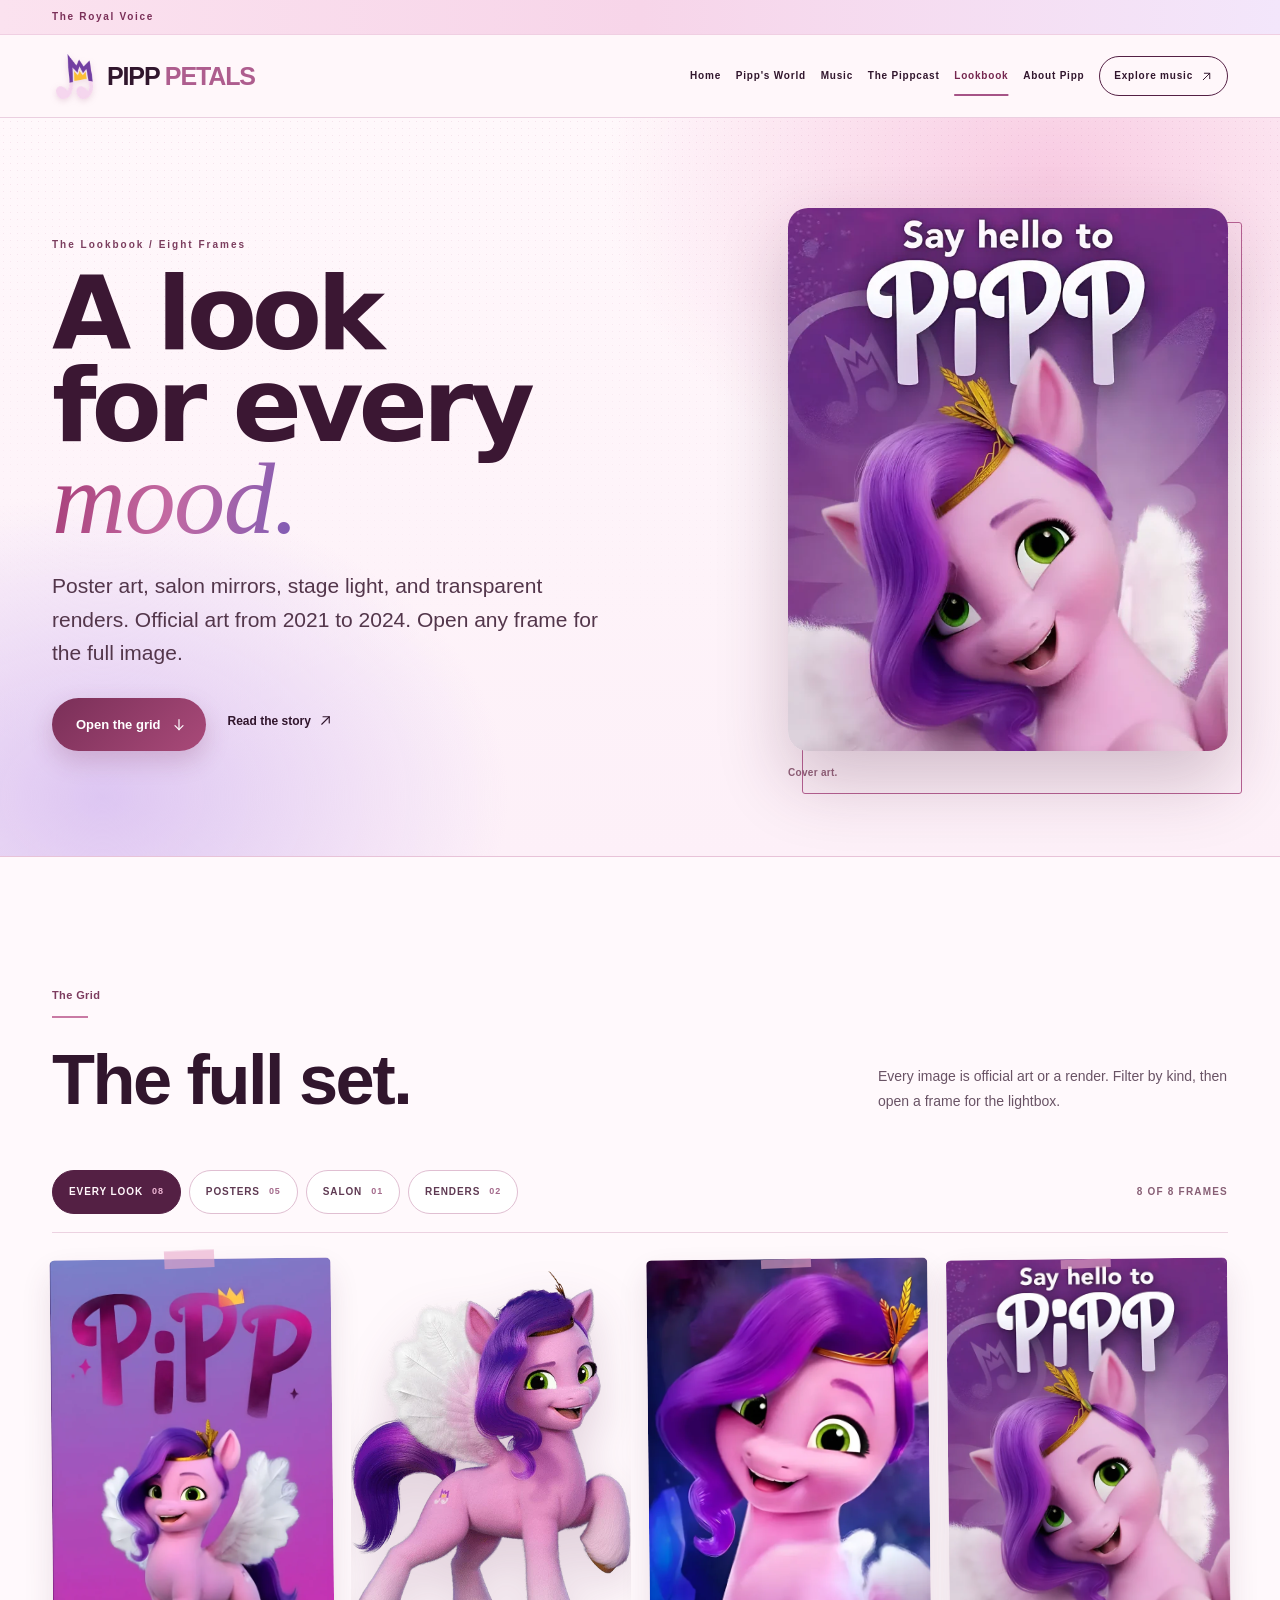
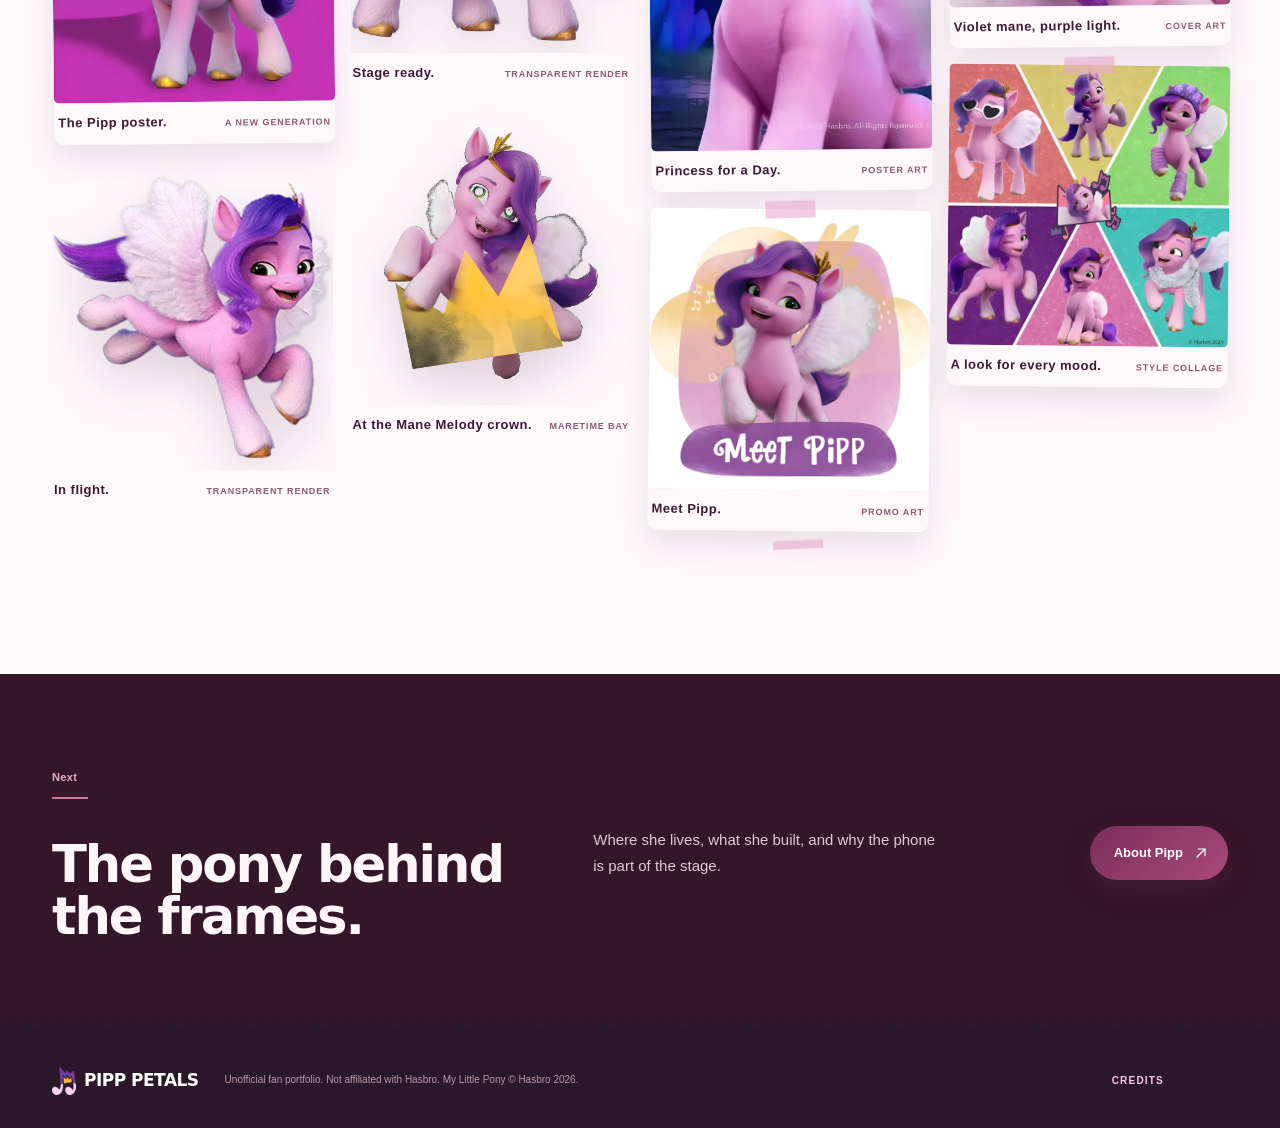
<file: lookbook/index.html>
<!DOCTYPE html><html lang="en"> <head><meta charset="utf-8"><meta name="viewport" content="width=device-width, initial-scale=1"><meta name="theme-color" content="#fff7fa"><meta name="color-scheme" content="light"><meta name="description" content="A lookbook of Pipp Petals: poster art, salon looks, promo art and transparent renders from A New Generation and Tell Your Tale."><meta property="og:title" content="Pipp Petals | The Lookbook"><meta property="og:description" content="A lookbook of Pipp Petals: poster art, salon looks, promo art and transparent renders from A New Generation and Tell Your Tale."><meta property="og:type" content="website"><meta property="og:url" content="https://salfa12218899-hash.github.io/lookbook/"><meta property="og:image" content="https://salfa12218899-hash.github.io/assets/media/og-cover.jpg"><meta property="og:image:width" content="1200"><meta property="og:image:height" content="630"><meta name="twitter:card" content="summary_large_image"><title>Pipp Petals | The Lookbook</title><link rel="canonical" href="https://salfa12218899-hash.github.io/lookbook/"><link rel="icon" type="image/webp" href="/assets/media/pipp-cutiemark.webp"><link rel="apple-touch-icon" href="/assets/media/pipp-cutiemark.webp"><script>
      // Runs before paint: enables JS-only motion and guarantees that a
      // broken motion bundle can never leave content invisible.
      document.documentElement.classList.add('has-js', 'js');
      const failSafe = setTimeout(function () {
        if (!document.documentElement.classList.contains('motion-ready')) {
          document.documentElement.classList.add('motion-failed');
        }
      }, 2600);
      document.fonts?.ready.then(function () {
        clearTimeout(failSafe);
        document.documentElement.classList.add('fonts-ready');
        document.documentElement.classList.remove('motion-failed');
      });
    </script><link rel="stylesheet" href="/_astro/gallery.cPPnkASS.css">
<link rel="stylesheet" href="/_astro/about.BOYUqMQH.css">
<link rel="stylesheet" href="/_astro/lookbook.n480zuwS.css"></head> <body class="subpage lookbook-page"> <div class="scroll-progress" aria-hidden="true"><span data-scroll-progress></span></div> <a class="skip-link" href="#main">Skip to content</a> <div class="topline" data-astro-cid-3ef6ksr2> <div class="shell" data-astro-cid-3ef6ksr2> <span data-astro-cid-3ef6ksr2>The Royal Voice</span> </div> </div> <header class="site-header" id="top" data-astro-cid-3ef6ksr2> <div class="shell nav-inner" data-astro-cid-3ef6ksr2> <a class="wordmark" href="/" aria-label="Pipp Petals, home" data-astro-cid-3ef6ksr2> <img class="brand-cutiemark" src="/assets/media/pipp-cutiemark.webp" alt="" width="45" height="55" decoding="async" data-astro-cid-3ef6ksr2> <span data-astro-cid-3ef6ksr2>PIPP <em data-astro-cid-3ef6ksr2>PETALS</em></span> </a> <nav class="main-nav" id="main-nav" aria-label="Main navigation" data-astro-cid-3ef6ksr2> <a href="/" data-nav="home" data-astro-cid-3ef6ksr2> Home </a><a href="/world/" data-nav="world" data-astro-cid-3ef6ksr2> Pipp&#39;s World </a><a href="/music/" data-nav="music" data-astro-cid-3ef6ksr2> Music </a><a href="/podcast/" data-nav="podcast" data-astro-cid-3ef6ksr2> The Pippcast </a><a href="/lookbook/" data-nav="lookbook" aria-current="page" data-astro-cid-3ef6ksr2> Lookbook </a><a href="/about/" data-nav="about" data-astro-cid-3ef6ksr2> About Pipp </a> <a class="nav-cta" href="/music/" data-astro-cid-3ef6ksr2>Explore music <svg class width="13" height="13" viewBox="0 0 24 24" fill="none" aria-hidden="true" focusable="false"> <g stroke="currentColor" stroke-width="1.8" stroke-linecap="round" stroke-linejoin="round"> <path d="M6 18 18 6"></path> <path d="M8 6h10v10"></path> </g>               </svg></a> </nav> <button class="menu-toggle" type="button" aria-expanded="false" aria-controls="mobile-nav" aria-label="Open navigation" data-astro-cid-3ef6ksr2> <span data-astro-cid-3ef6ksr2></span><span data-astro-cid-3ef6ksr2></span> </button> </div> </header> <!-- Mobile drawer: a real overlay, so it can never widen the document. --> <div class="mobile-nav" id="mobile-nav" data-open="false" role="dialog" aria-modal="true" aria-label="Site navigation" inert data-astro-cid-3ef6ksr2> <div class="mobile-nav-inner" data-astro-cid-3ef6ksr2> <p class="mobile-nav-eyebrow" data-astro-cid-3ef6ksr2>Menu</p> <nav aria-label="Mobile navigation" data-astro-cid-3ef6ksr2> <ul data-astro-cid-3ef6ksr2> <li style="--i:0" data-astro-cid-3ef6ksr2> <a href="/" data-astro-cid-3ef6ksr2> <span class="mobile-nav-index" data-astro-cid-3ef6ksr2>01</span> Home </a> </li><li style="--i:1" data-astro-cid-3ef6ksr2> <a href="/world/" data-astro-cid-3ef6ksr2> <span class="mobile-nav-index" data-astro-cid-3ef6ksr2>02</span> Pipp&#39;s World </a> </li><li style="--i:2" data-astro-cid-3ef6ksr2> <a href="/music/" data-astro-cid-3ef6ksr2> <span class="mobile-nav-index" data-astro-cid-3ef6ksr2>03</span> Music </a> </li><li style="--i:3" data-astro-cid-3ef6ksr2> <a href="/podcast/" data-astro-cid-3ef6ksr2> <span class="mobile-nav-index" data-astro-cid-3ef6ksr2>04</span> The Pippcast </a> </li><li style="--i:4" data-astro-cid-3ef6ksr2> <a href="/lookbook/" aria-current="page" data-astro-cid-3ef6ksr2> <span class="mobile-nav-index" data-astro-cid-3ef6ksr2>05</span> Lookbook </a> </li><li style="--i:5" data-astro-cid-3ef6ksr2> <a href="/about/" data-astro-cid-3ef6ksr2> <span class="mobile-nav-index" data-astro-cid-3ef6ksr2>06</span> About Pipp </a> </li> </ul> </nav> <a class="mobile-nav-cta" href="/music/" data-astro-cid-3ef6ksr2>Explore music <svg class width="16" height="16" viewBox="0 0 24 24" fill="none" aria-hidden="true" focusable="false"> <g stroke="currentColor" stroke-width="1.8" stroke-linecap="round" stroke-linejoin="round"> <path d="M6 18 18 6"></path> <path d="M8 6h10v10"></path> </g>               </svg></a> </div> </div>  <main id="main">  <section class="lookbook-hero" data-astro-cid-hipeitfh> <div class="shell lookbook-hero-grid" data-astro-cid-hipeitfh> <div class="lookbook-hero-copy reveal-text" data-astro-cid-hipeitfh> <p class="lookbook-eyebrow" data-astro-cid-hipeitfh>The Lookbook / Eight Frames</p> <h1 class="text-display" data-astro-cid-hipeitfh>A look<br data-astro-cid-hipeitfh>for every<br data-astro-cid-hipeitfh><span class="lookbook-accent" data-astro-cid-hipeitfh>mood.</span></h1> <p class="lookbook-lead" data-astro-cid-hipeitfh>Poster art, salon mirrors, stage light, and transparent renders. Official art from 2021 to 2024. Open any frame for the full image.</p> <div class="lookbook-actions" data-astro-cid-hipeitfh> <a class="pill-link" href="#looks" data-astro-cid-hipeitfh>Open the grid <svg class width="16" height="16" viewBox="0 0 24 24" fill="none" aria-hidden="true" focusable="false">  <g stroke="currentColor" stroke-width="1.8" stroke-linecap="round" stroke-linejoin="round"> <path d="M12 4v15"></path> <path d="m6 13 6 6 6-6"></path> </g>              </svg></a> <a class="text-link" href="/about/" data-astro-cid-hipeitfh>Read the story <svg class width="15" height="15" viewBox="0 0 24 24" fill="none" aria-hidden="true" focusable="false"> <g stroke="currentColor" stroke-width="1.8" stroke-linecap="round" stroke-linejoin="round"> <path d="M6 18 18 6"></path> <path d="M8 6h10v10"></path> </g>               </svg></a> </div> </div> <figure class="lookbook-hero-art reveal-image" data-astro-cid-hipeitfh> <img src="/assets/media/pipp-cover-640.webp" srcset="/assets/media/pipp-cover-640.webp 640w, /assets/media/pipp-cover.webp 1400w" sizes="(max-width: 900px) 88vw, 40vw" width="1400" height="1731" alt="Pipp Petals with her violet mane against a purple backdrop" fetchpriority="high" decoding="async" data-astro-cid-hipeitfh> <figcaption data-astro-cid-hipeitfh>Cover art.</figcaption> </figure> </div> </section> <section class="section lookbook-gallery" id="looks" data-astro-cid-hipeitfh> <div class="shell" data-astro-cid-hipeitfh> <div class="section-intro reveal-text" data-astro-cid-hipeitfh> <div data-astro-cid-hipeitfh> <span class="section-label" data-astro-cid-hipeitfh>The Grid</span> <h2 data-astro-cid-hipeitfh>The full set.</h2> </div> <p data-astro-cid-hipeitfh>Every image is official art or a render. Filter by kind, then open a frame for the lightbox.</p> </div> <div class="lookbook-toolbar reveal-text" data-astro-cid-hipeitfh> <div class="lookbook-filters" role="group" aria-label="Filter the lookbook" data-astro-cid-hipeitfh> <button class="lookbook-filter" type="button" data-look-filter="all" aria-pressed="true" data-astro-cid-hipeitfh> Every look <span data-astro-cid-hipeitfh>08</span> </button><button class="lookbook-filter" type="button" data-look-filter="poster" aria-pressed="false" data-astro-cid-hipeitfh> Posters <span data-astro-cid-hipeitfh>05</span> </button><button class="lookbook-filter" type="button" data-look-filter="salon" aria-pressed="false" data-astro-cid-hipeitfh> Salon <span data-astro-cid-hipeitfh>01</span> </button><button class="lookbook-filter" type="button" data-look-filter="render" aria-pressed="false" data-astro-cid-hipeitfh> Renders <span data-astro-cid-hipeitfh>02</span> </button> </div> <p class="lookbook-count" aria-live="polite" data-look-count data-astro-cid-hipeitfh>8 of 8 frames</p> </div> <div class="lookbook-grid" data-gallery data-look-grid data-count="8" data-astro-cid-hipeitfh> <figure class="lookbook-frame" data-cat="poster" style="--i:0" data-astro-cid-hipeitfh> <a href="/assets/media/pipp-poster-clean.webp" data-pswp-width="1400" data-pswp-height="2212" aria-label="Open: The Pipp poster." data-astro-cid-hipeitfh> <img src="/assets/media/pipp-poster-clean-640.webp" srcset="/assets/media/pipp-poster-clean-640.webp 640w, /assets/media/pipp-poster-clean.webp 1400w" sizes="(max-width: 560px) 88vw, (max-width: 900px) 44vw, 23vw" width="1400" height="2212" alt="Pipp Petals under the Pipp wordmark" loading="lazy" decoding="async" data-astro-cid-hipeitfh> <span class="lookbook-open" aria-hidden="true" data-astro-cid-hipeitfh> <svg class width="16" height="16" viewBox="0 0 24 24" fill="none" aria-hidden="true" focusable="false">              <g stroke="currentColor" stroke-width="1.8" stroke-linecap="round" stroke-linejoin="round"> <path d="M9 4H4v5"></path> <path d="M15 4h5v5"></path> <path d="M15 20h5v-5"></path> <path d="M9 20H4v-5"></path> </g>  </svg> </span> </a> <figcaption data-astro-cid-hipeitfh> <strong data-astro-cid-hipeitfh>The Pipp poster.</strong> <span data-astro-cid-hipeitfh>A New Generation</span> </figcaption> </figure><figure class="lookbook-frame lookbook-frame--cutout" data-cat="render" style="--i:1" data-astro-cid-hipeitfh> <a href="/assets/media/pipp-render-flight-2x.webp" data-pswp-width="532" data-pswp-height="540" aria-label="Open: In flight." data-astro-cid-hipeitfh> <img src="/assets/media/pipp-render-flight-2x.webp" srcset="/assets/media/pipp-render-flight-2x.webp 532w" sizes="(max-width: 560px) 70vw, (max-width: 900px) 34vw, 17vw" width="532" height="540" alt="Pipp Petals in flight, wings spread and smiling" loading="lazy" decoding="async" data-astro-cid-hipeitfh> <span class="lookbook-open" aria-hidden="true" data-astro-cid-hipeitfh> <svg class width="16" height="16" viewBox="0 0 24 24" fill="none" aria-hidden="true" focusable="false">              <g stroke="currentColor" stroke-width="1.8" stroke-linecap="round" stroke-linejoin="round"> <path d="M9 4H4v5"></path> <path d="M15 4h5v5"></path> <path d="M15 20h5v-5"></path> <path d="M9 20H4v-5"></path> </g>  </svg> </span> </a> <figcaption data-astro-cid-hipeitfh> <strong data-astro-cid-hipeitfh>In flight.</strong> <span data-astro-cid-hipeitfh>Transparent render</span> </figcaption> </figure><figure class="lookbook-frame lookbook-frame--cutout" data-cat="render" style="--i:2" data-astro-cid-hipeitfh> <a href="/assets/media/pipp-render-standing.webp" data-pswp-width="443" data-pswp-height="585" aria-label="Open: Stage ready." data-astro-cid-hipeitfh> <img src="/assets/media/pipp-render-standing.webp" srcset="/assets/media/pipp-render-standing.webp 443w" sizes="(max-width: 560px) 70vw, (max-width: 900px) 34vw, 17vw" width="443" height="585" alt="Pipp Petals standing with one front hoof raised and her wings spread" loading="lazy" decoding="async" data-astro-cid-hipeitfh> <span class="lookbook-open" aria-hidden="true" data-astro-cid-hipeitfh> <svg class width="16" height="16" viewBox="0 0 24 24" fill="none" aria-hidden="true" focusable="false">              <g stroke="currentColor" stroke-width="1.8" stroke-linecap="round" stroke-linejoin="round"> <path d="M9 4H4v5"></path> <path d="M15 4h5v5"></path> <path d="M15 20h5v-5"></path> <path d="M9 20H4v-5"></path> </g>  </svg> </span> </a> <figcaption data-astro-cid-hipeitfh> <strong data-astro-cid-hipeitfh>Stage ready.</strong> <span data-astro-cid-hipeitfh>Transparent render</span> </figcaption> </figure><figure class="lookbook-frame lookbook-frame--cutout" data-cat="salon" style="--i:3" data-astro-cid-hipeitfh> <a href="/assets/media/pipp-intro-cutout.webp" data-pswp-width="1000" data-pswp-height="1000" aria-label="Open: At the Mane Melody crown." data-astro-cid-hipeitfh> <img src="/assets/media/pipp-intro-cutout.webp" srcset="/assets/media/pipp-intro-cutout.webp 1000w" sizes="(max-width: 560px) 70vw, (max-width: 900px) 34vw, 17vw" width="1000" height="1000" alt="Pipp leaning against the golden Mane Melody crown mark" loading="lazy" decoding="async" data-astro-cid-hipeitfh> <span class="lookbook-open" aria-hidden="true" data-astro-cid-hipeitfh> <svg class width="16" height="16" viewBox="0 0 24 24" fill="none" aria-hidden="true" focusable="false">              <g stroke="currentColor" stroke-width="1.8" stroke-linecap="round" stroke-linejoin="round"> <path d="M9 4H4v5"></path> <path d="M15 4h5v5"></path> <path d="M15 20h5v-5"></path> <path d="M9 20H4v-5"></path> </g>  </svg> </span> </a> <figcaption data-astro-cid-hipeitfh> <strong data-astro-cid-hipeitfh>At the Mane Melody crown.</strong> <span data-astro-cid-hipeitfh>Maretime Bay</span> </figcaption> </figure><figure class="lookbook-frame" data-cat="poster" style="--i:4" data-astro-cid-hipeitfh> <a href="/assets/media/pipp-princess-clean.webp" data-pswp-width="800" data-pswp-height="1400" aria-label="Open: Princess for a Day." data-astro-cid-hipeitfh> <img src="/assets/media/pipp-princess-clean-640.webp" srcset="/assets/media/pipp-princess-clean-640.webp 640w, /assets/media/pipp-princess-clean.webp 800w" sizes="(max-width: 560px) 88vw, (max-width: 900px) 44vw, 23vw" width="800" height="1400" alt="Pipp Petals in the Princess for a Day poster" loading="lazy" decoding="async" data-astro-cid-hipeitfh> <span class="lookbook-open" aria-hidden="true" data-astro-cid-hipeitfh> <svg class width="16" height="16" viewBox="0 0 24 24" fill="none" aria-hidden="true" focusable="false">              <g stroke="currentColor" stroke-width="1.8" stroke-linecap="round" stroke-linejoin="round"> <path d="M9 4H4v5"></path> <path d="M15 4h5v5"></path> <path d="M15 20h5v-5"></path> <path d="M9 20H4v-5"></path> </g>  </svg> </span> </a> <figcaption data-astro-cid-hipeitfh> <strong data-astro-cid-hipeitfh>Princess for a Day.</strong> <span data-astro-cid-hipeitfh>Poster art</span> </figcaption> </figure><figure class="lookbook-frame" data-cat="poster" style="--i:5" data-astro-cid-hipeitfh> <a href="/assets/media/pipp-meet.webp" data-pswp-width="1400" data-pswp-height="1400" aria-label="Open: Meet Pipp." data-astro-cid-hipeitfh> <img src="/assets/media/pipp-meet-640.webp" srcset="/assets/media/pipp-meet-640.webp 640w, /assets/media/pipp-meet.webp 1400w" sizes="(max-width: 560px) 88vw, (max-width: 900px) 44vw, 23vw" width="1400" height="1400" alt="Promo art of Pipp Petals smiling beside floating music notes" loading="lazy" decoding="async" data-astro-cid-hipeitfh> <span class="lookbook-open" aria-hidden="true" data-astro-cid-hipeitfh> <svg class width="16" height="16" viewBox="0 0 24 24" fill="none" aria-hidden="true" focusable="false">              <g stroke="currentColor" stroke-width="1.8" stroke-linecap="round" stroke-linejoin="round"> <path d="M9 4H4v5"></path> <path d="M15 4h5v5"></path> <path d="M15 20h5v-5"></path> <path d="M9 20H4v-5"></path> </g>  </svg> </span> </a> <figcaption data-astro-cid-hipeitfh> <strong data-astro-cid-hipeitfh>Meet Pipp.</strong> <span data-astro-cid-hipeitfh>Promo art</span> </figcaption> </figure><figure class="lookbook-frame" data-cat="poster" style="--i:6" data-astro-cid-hipeitfh> <a href="/assets/media/pipp-cover.webp" data-pswp-width="1400" data-pswp-height="1731" aria-label="Open: Violet mane, purple light." data-astro-cid-hipeitfh> <img src="/assets/media/pipp-cover-640.webp" srcset="/assets/media/pipp-cover-640.webp 640w, /assets/media/pipp-cover.webp 1400w" sizes="(max-width: 560px) 88vw, (max-width: 900px) 44vw, 23vw" width="1400" height="1731" alt="Pipp Petals with her violet mane against a purple backdrop" loading="lazy" decoding="async" data-astro-cid-hipeitfh> <span class="lookbook-open" aria-hidden="true" data-astro-cid-hipeitfh> <svg class width="16" height="16" viewBox="0 0 24 24" fill="none" aria-hidden="true" focusable="false">              <g stroke="currentColor" stroke-width="1.8" stroke-linecap="round" stroke-linejoin="round"> <path d="M9 4H4v5"></path> <path d="M15 4h5v5"></path> <path d="M15 20h5v-5"></path> <path d="M9 20H4v-5"></path> </g>  </svg> </span> </a> <figcaption data-astro-cid-hipeitfh> <strong data-astro-cid-hipeitfh>Violet mane, purple light.</strong> <span data-astro-cid-hipeitfh>Cover art</span> </figcaption> </figure><figure class="lookbook-frame" data-cat="poster" style="--i:7" data-astro-cid-hipeitfh> <a href="/assets/media/pipp-looks.webp" data-pswp-width="1400" data-pswp-height="1400" aria-label="Open: A look for every mood." data-astro-cid-hipeitfh> <img src="/assets/media/pipp-looks-640.webp" srcset="/assets/media/pipp-looks-640.webp 640w, /assets/media/pipp-looks.webp 1400w" sizes="(max-width: 560px) 88vw, (max-width: 900px) 44vw, 23vw" width="1400" height="1400" alt="Pipp style collage with several poses and outfits" loading="lazy" decoding="async" data-astro-cid-hipeitfh> <span class="lookbook-open" aria-hidden="true" data-astro-cid-hipeitfh> <svg class width="16" height="16" viewBox="0 0 24 24" fill="none" aria-hidden="true" focusable="false">              <g stroke="currentColor" stroke-width="1.8" stroke-linecap="round" stroke-linejoin="round"> <path d="M9 4H4v5"></path> <path d="M15 4h5v5"></path> <path d="M15 20h5v-5"></path> <path d="M9 20H4v-5"></path> </g>  </svg> </span> </a> <figcaption data-astro-cid-hipeitfh> <strong data-astro-cid-hipeitfh>A look for every mood.</strong> <span data-astro-cid-hipeitfh>Style collage</span> </figcaption> </figure> </div> </div> </section> <section class="lookbook-next" data-astro-cid-hipeitfh> <div class="shell lookbook-next-grid" data-astro-cid-hipeitfh> <div data-astro-cid-hipeitfh> <span class="section-label" data-astro-cid-hipeitfh>Next</span> <h2 data-astro-cid-hipeitfh>The pony behind the frames.</h2> </div> <p data-astro-cid-hipeitfh>Where she lives, what she built, and why the phone is part of the stage.</p> <a class="pill-link" href="/about/" data-astro-cid-hipeitfh>About Pipp <svg class width="16" height="16" viewBox="0 0 24 24" fill="none" aria-hidden="true" focusable="false"> <g stroke="currentColor" stroke-width="1.8" stroke-linecap="round" stroke-linejoin="round"> <path d="M6 18 18 6"></path> <path d="M8 6h10v10"></path> </g>               </svg></a> </div> </section> <script type="module" src="/_astro/lookbook.astro_astro_type_script_index_0_lang.Bv-UbPxk.js"></script>  </main> <footer class="footer" data-astro-cid-sz7xmlte> <div class="shell footer-inner" data-astro-cid-sz7xmlte> <a href="/" class="footer-brand" aria-label="Pipp Petals, home" data-astro-cid-sz7xmlte> <img src="/assets/media/pipp-cutiemark.webp" alt="" width="24" height="30" loading="lazy" decoding="async" data-astro-cid-sz7xmlte>
PIPP PETALS
</a> <p class="footer-line" data-astro-cid-sz7xmlte>
Unofficial fan portfolio. Not affiliated with Hasbro. My Little Pony © Hasbro 2026.
</p> <a class="footer-credits" href="/credits/" data-astro-cid-sz7xmlte>Credits</a> </div> </footer>  <button class="back-top" type="button" aria-label="Back to top"> <svg class="back-top-ring" viewBox="0 0 48 48" aria-hidden="true" focusable="false"> <circle class="back-top-track" cx="24" cy="24" r="21"></circle> <circle class="back-top-fill" cx="24" cy="24" r="21"></circle> </svg> <svg class width="18" height="18" viewBox="0 0 24 24" fill="none" aria-hidden="true" focusable="false">   <g stroke="currentColor" stroke-width="1.8" stroke-linecap="round" stroke-linejoin="round"> <path d="M12 20V5"></path> <path d="m6 11 6-6 6 6"></path> </g>             </svg> </button> <script type="module" src="/_astro/Base.astro_astro_type_script_index_0_lang.O_CuL3tg.js"></script> </body> </html>
</file>
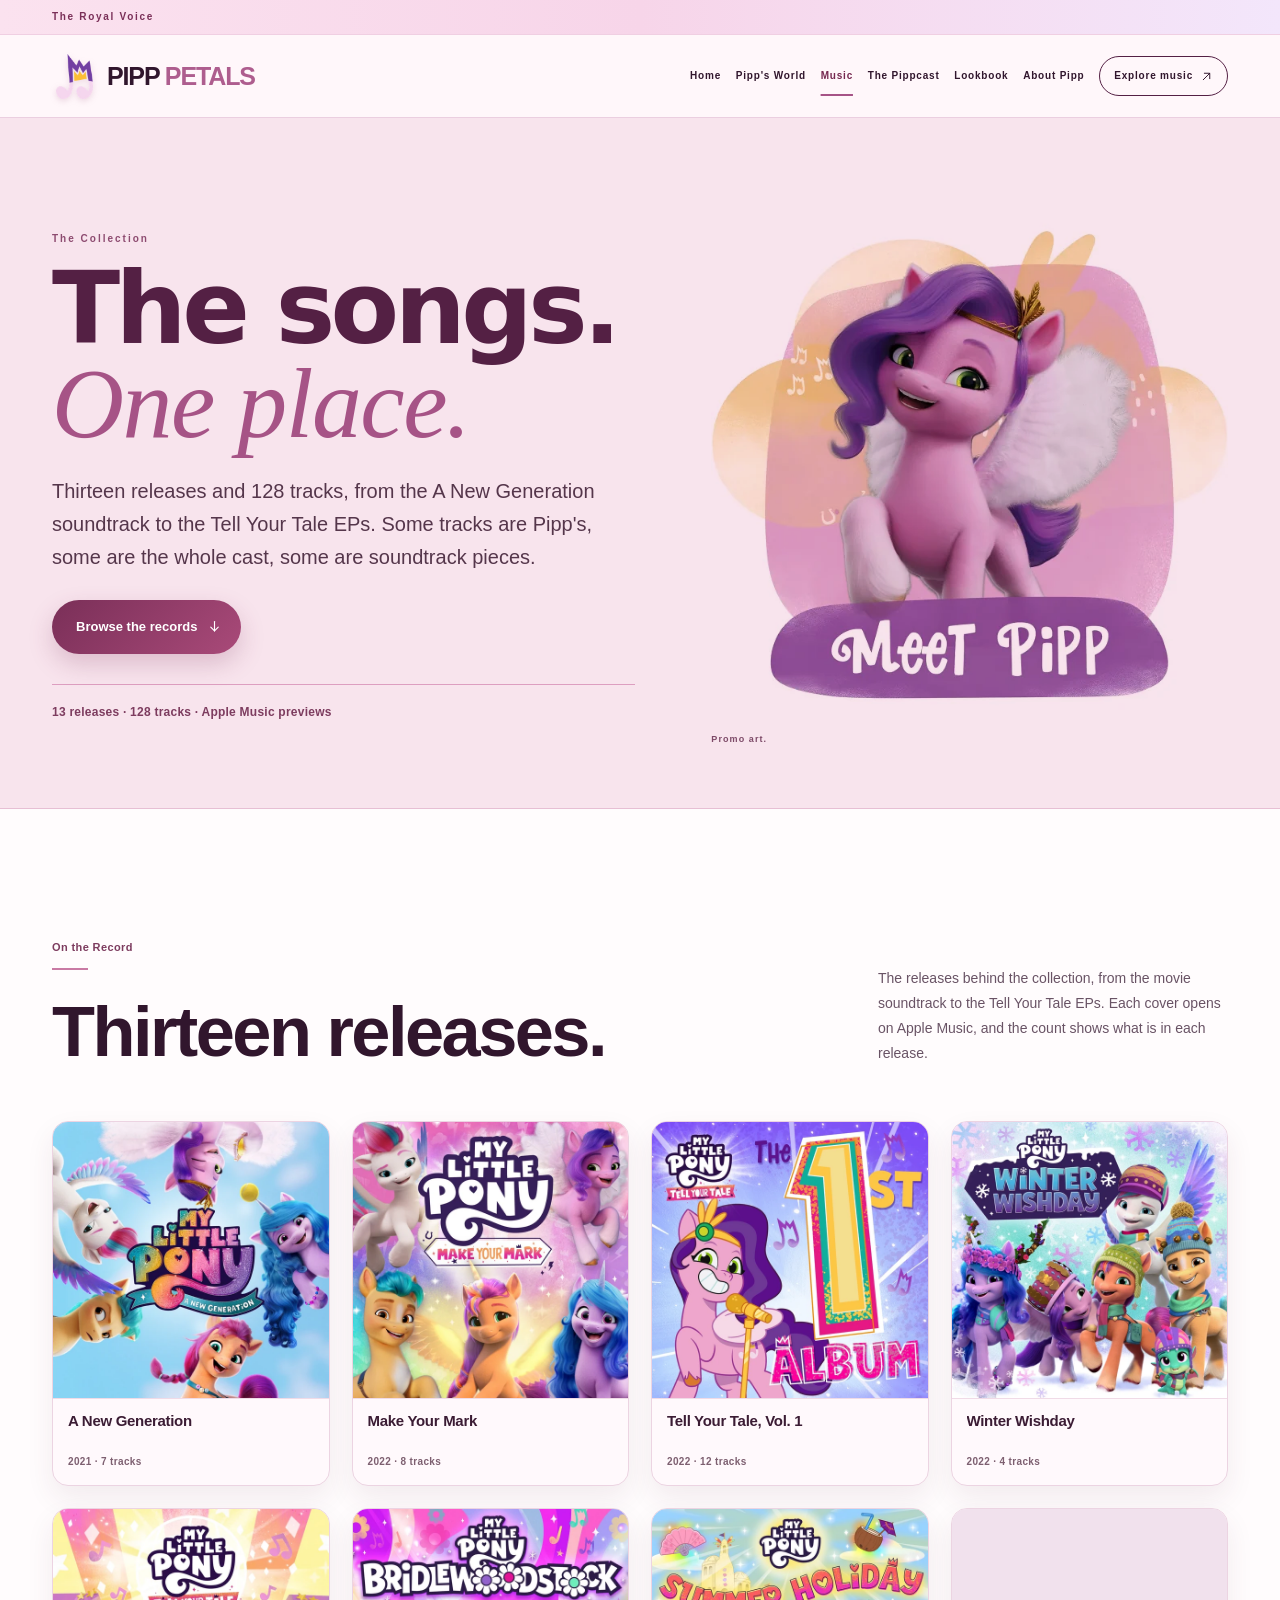
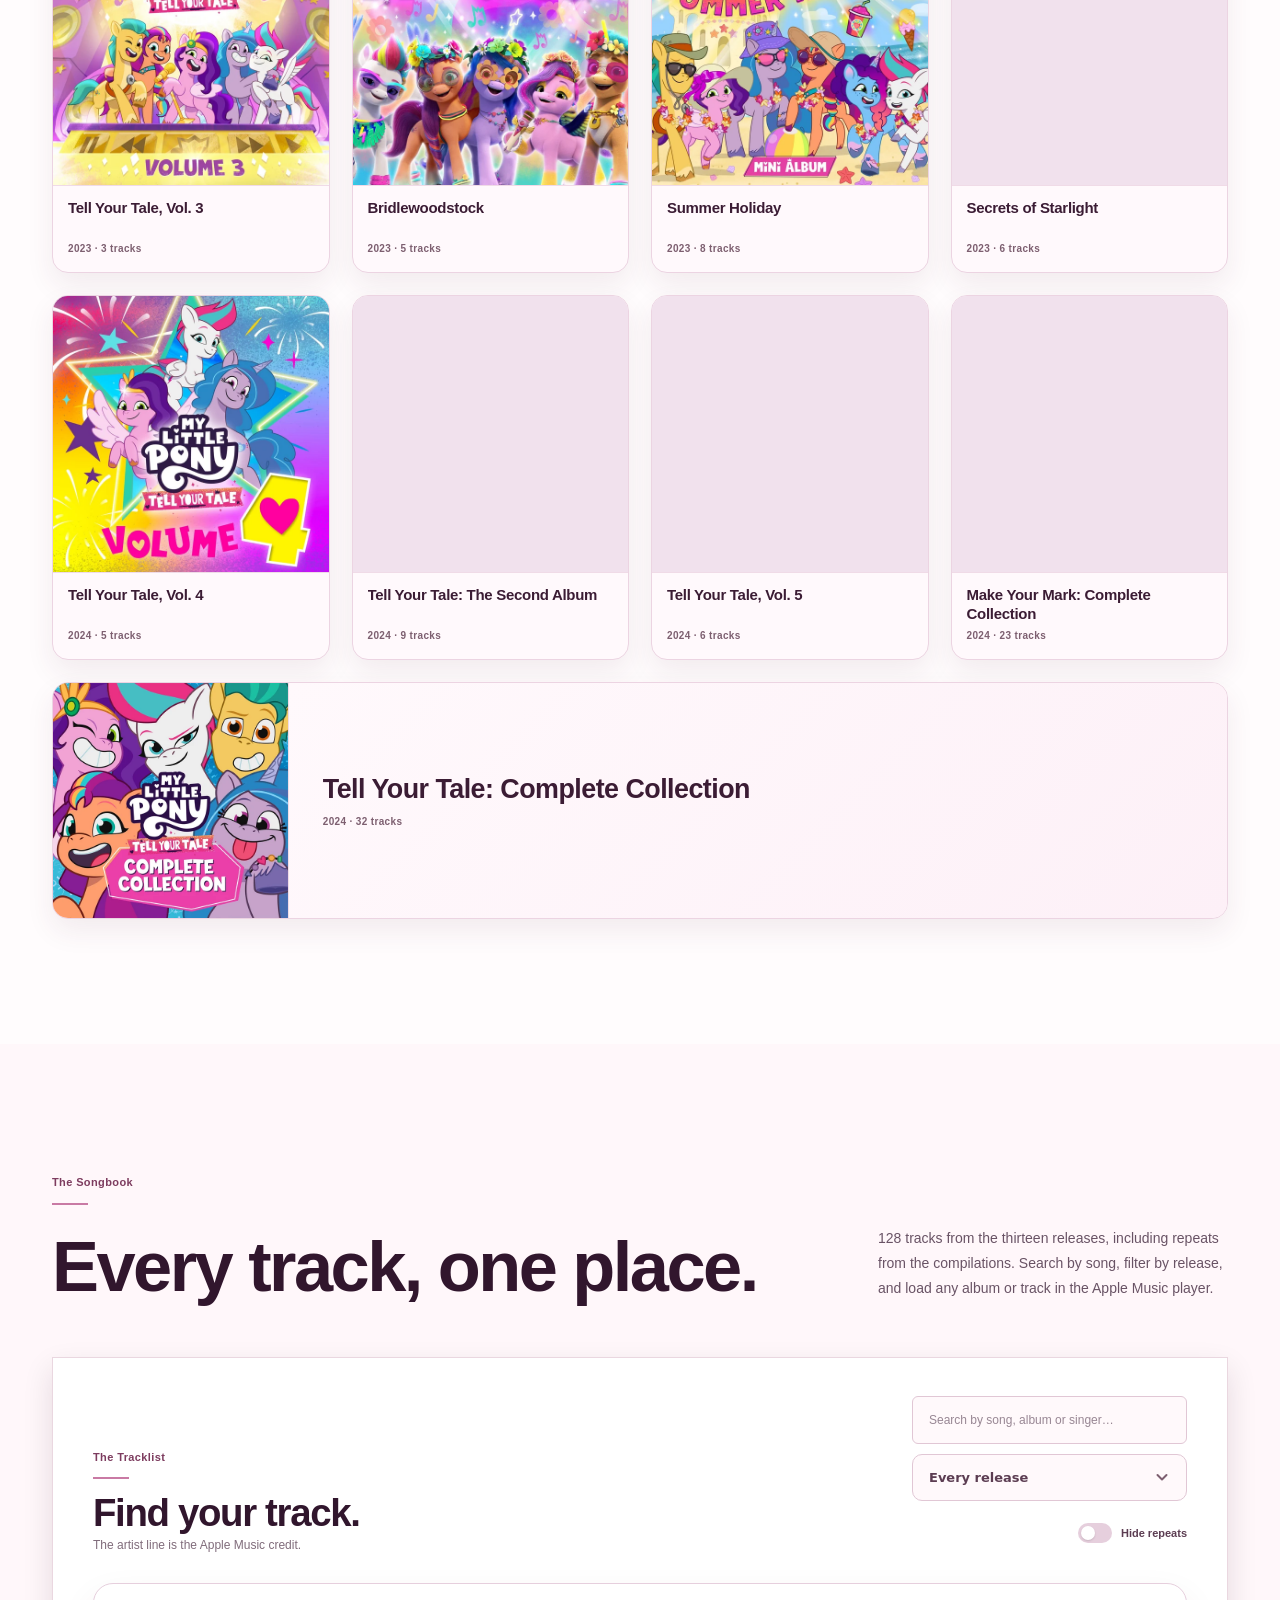
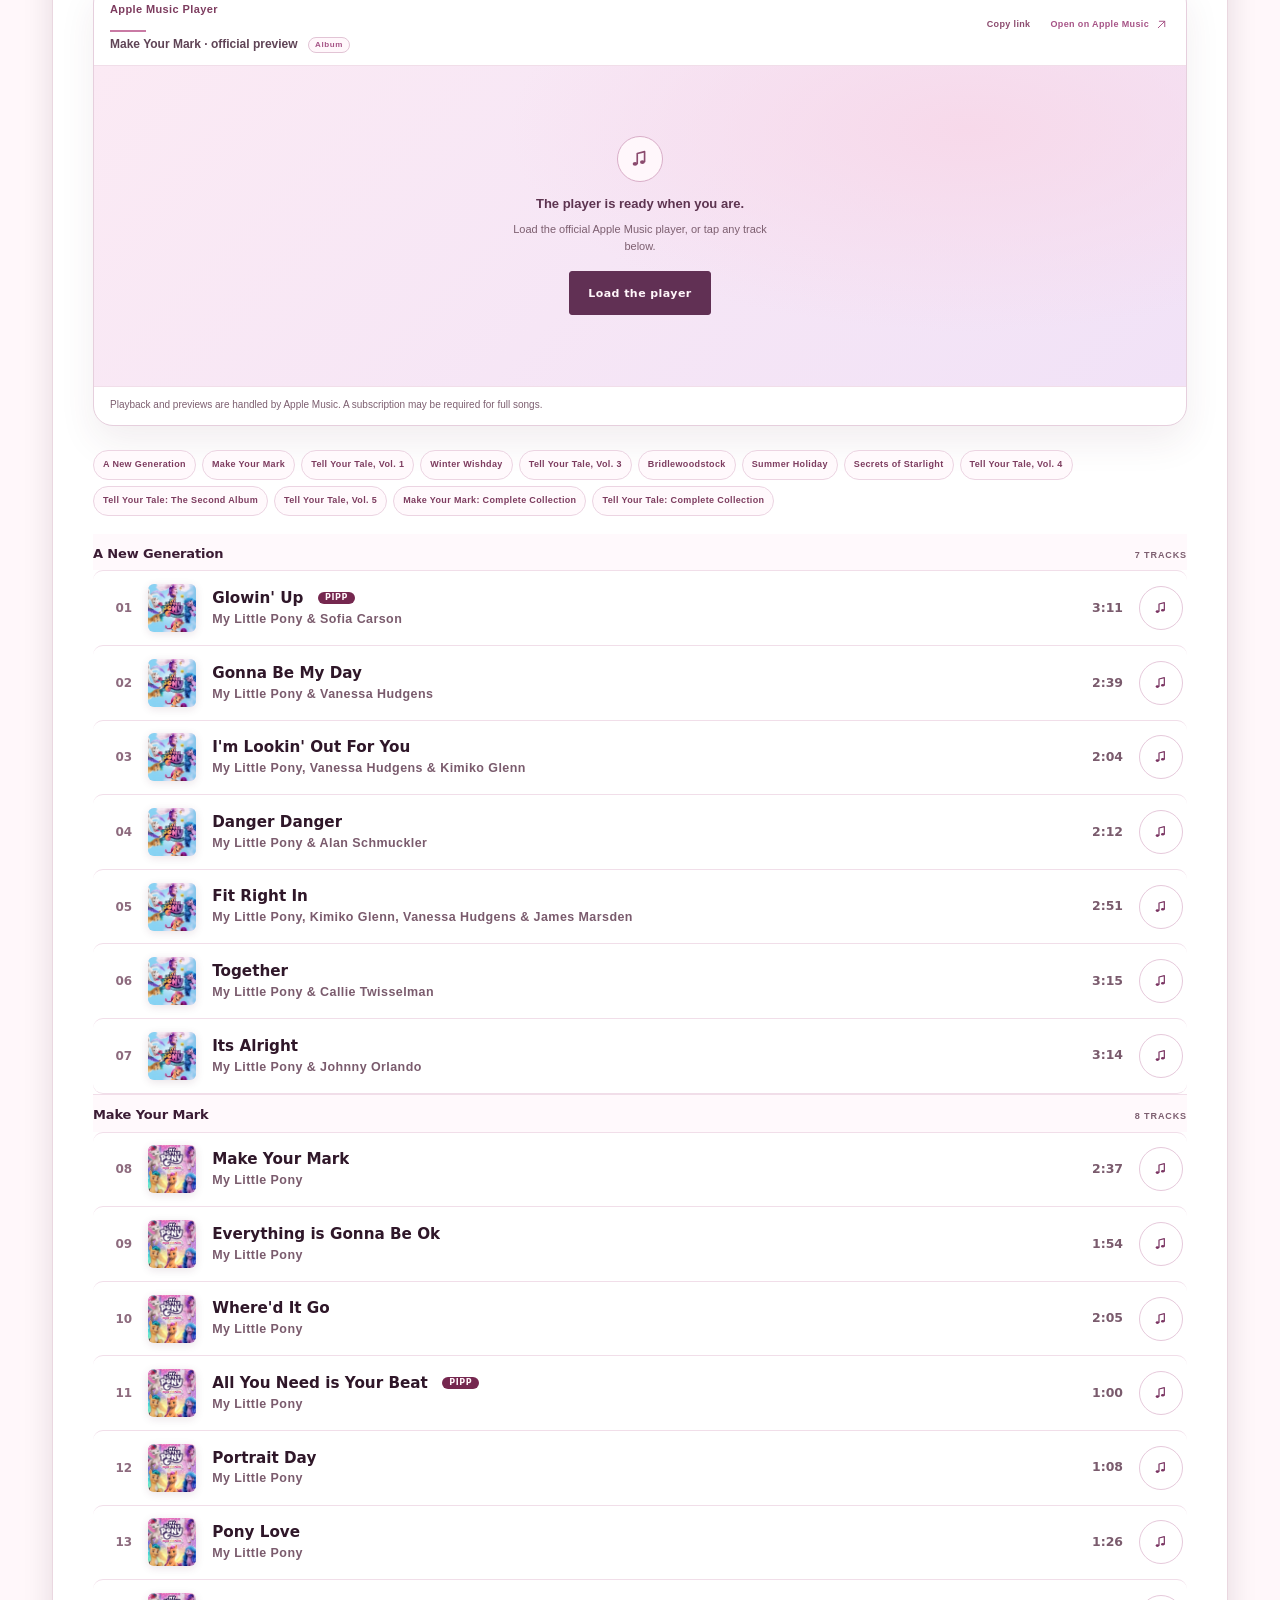
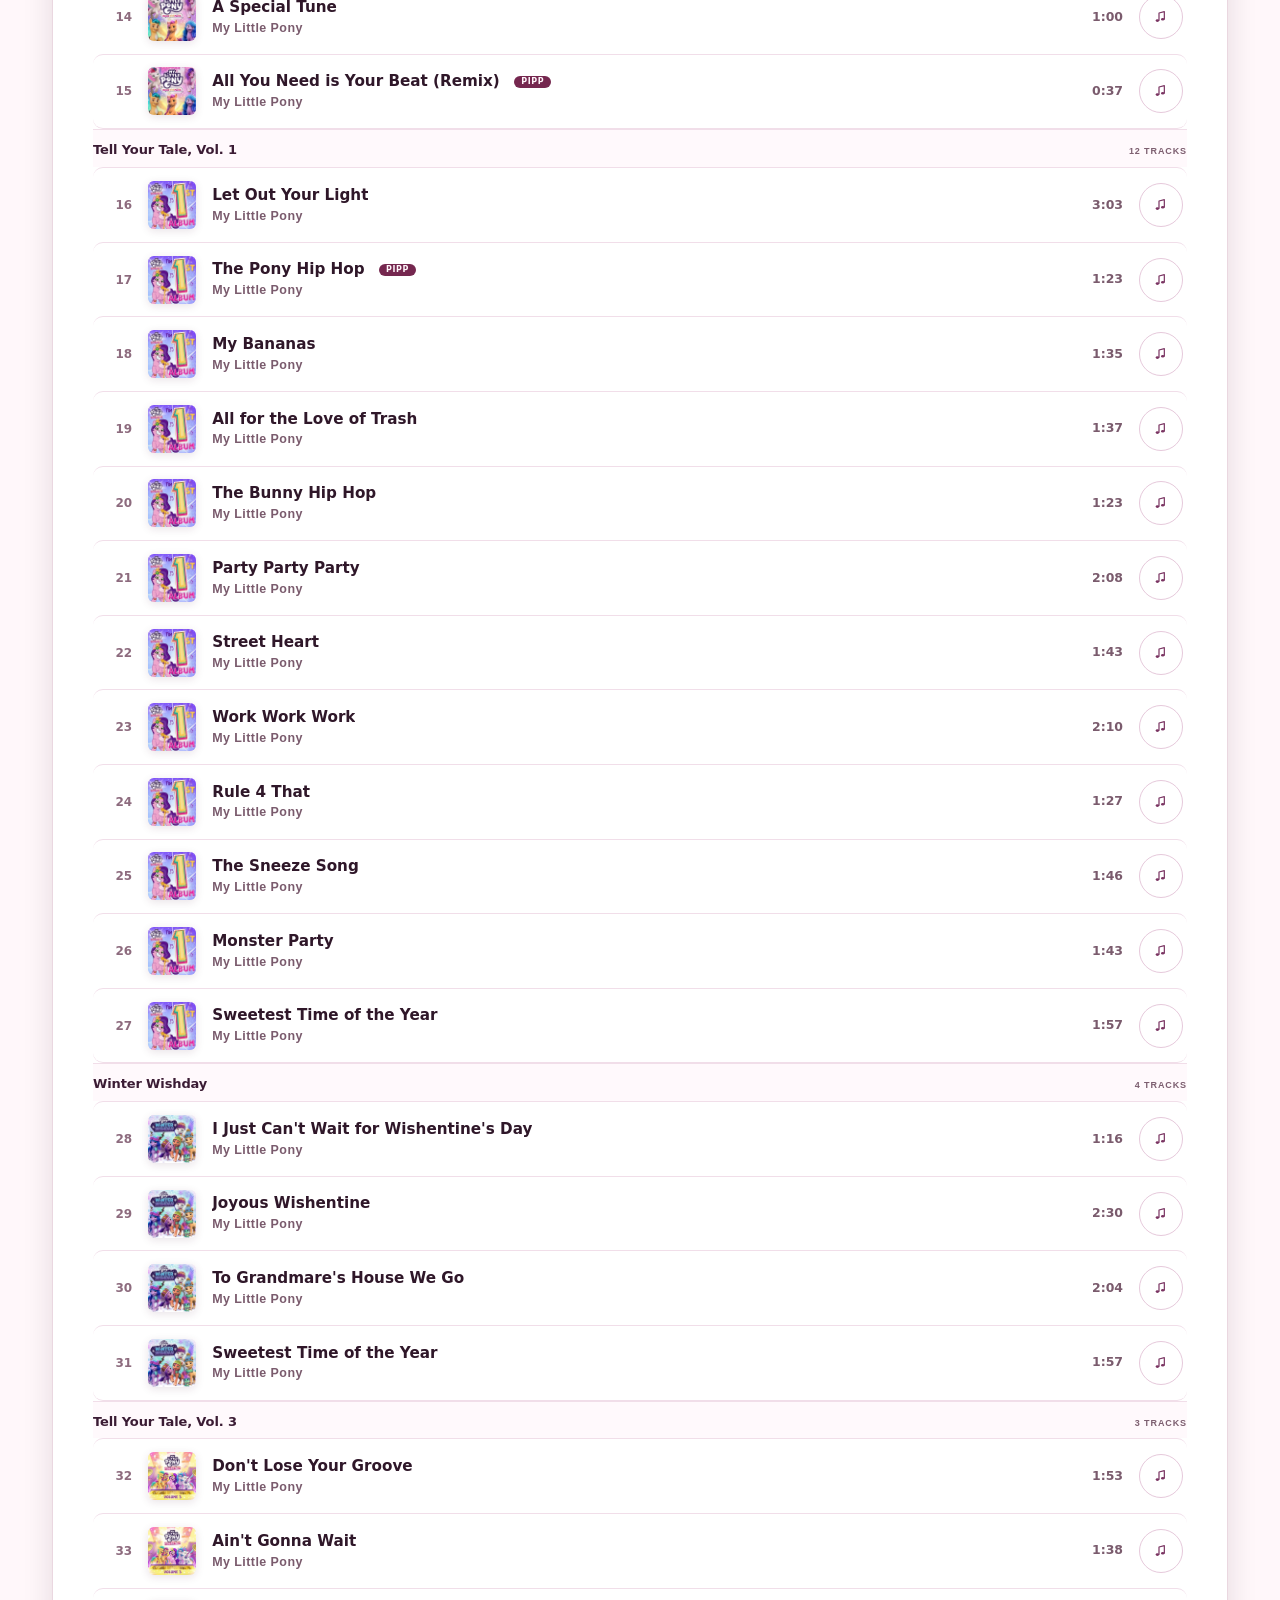
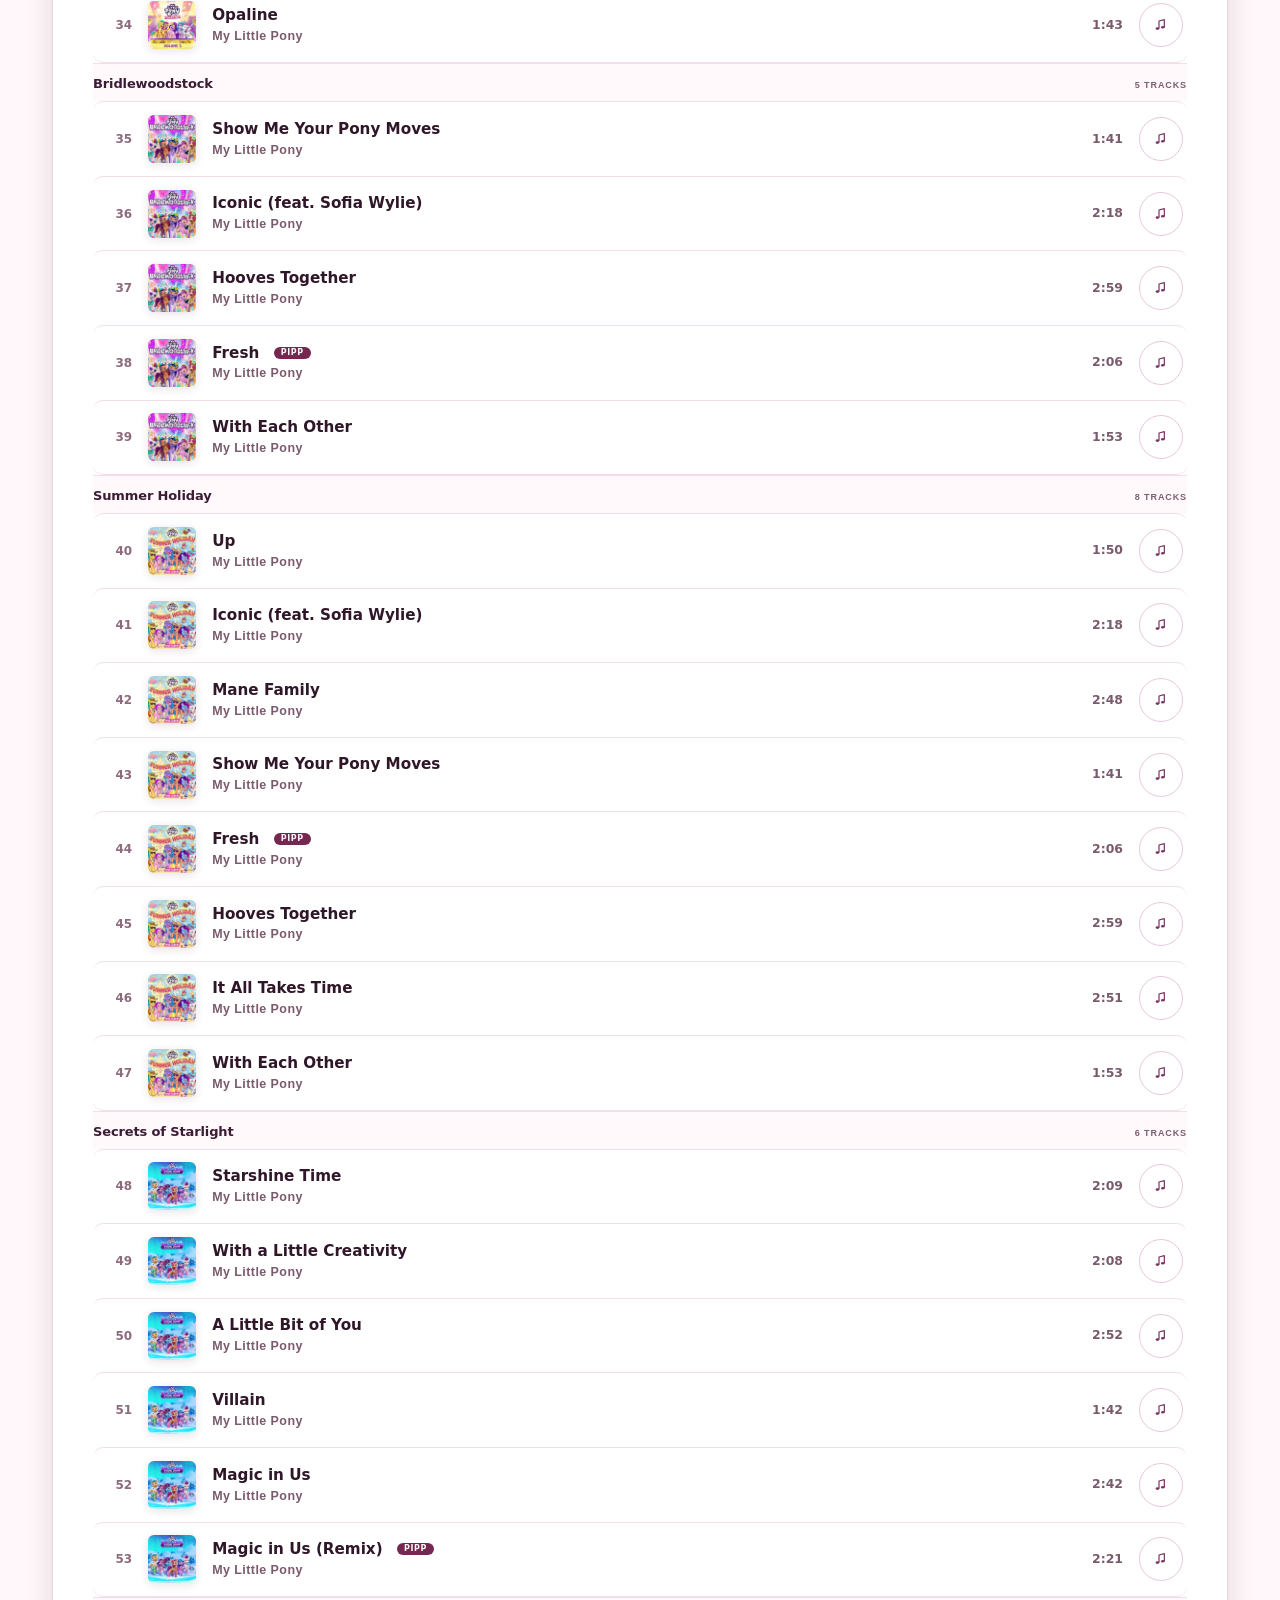
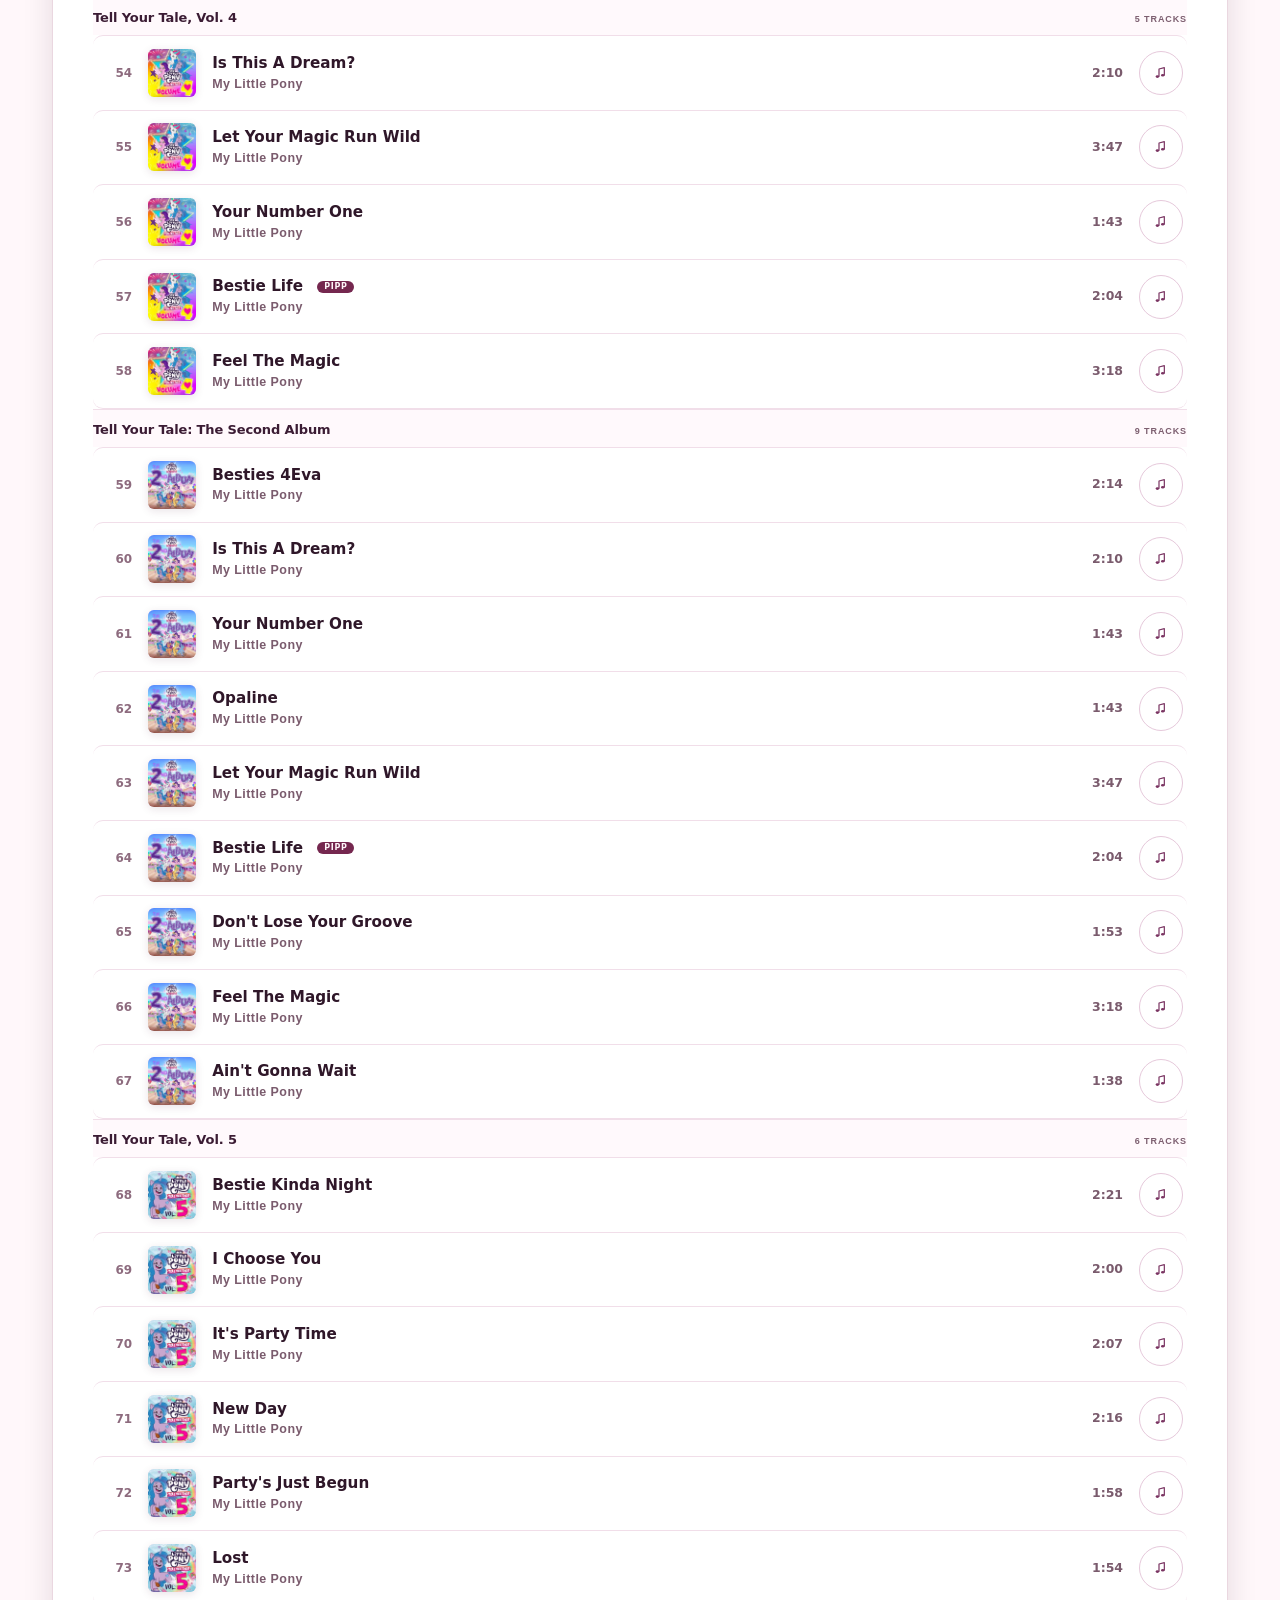
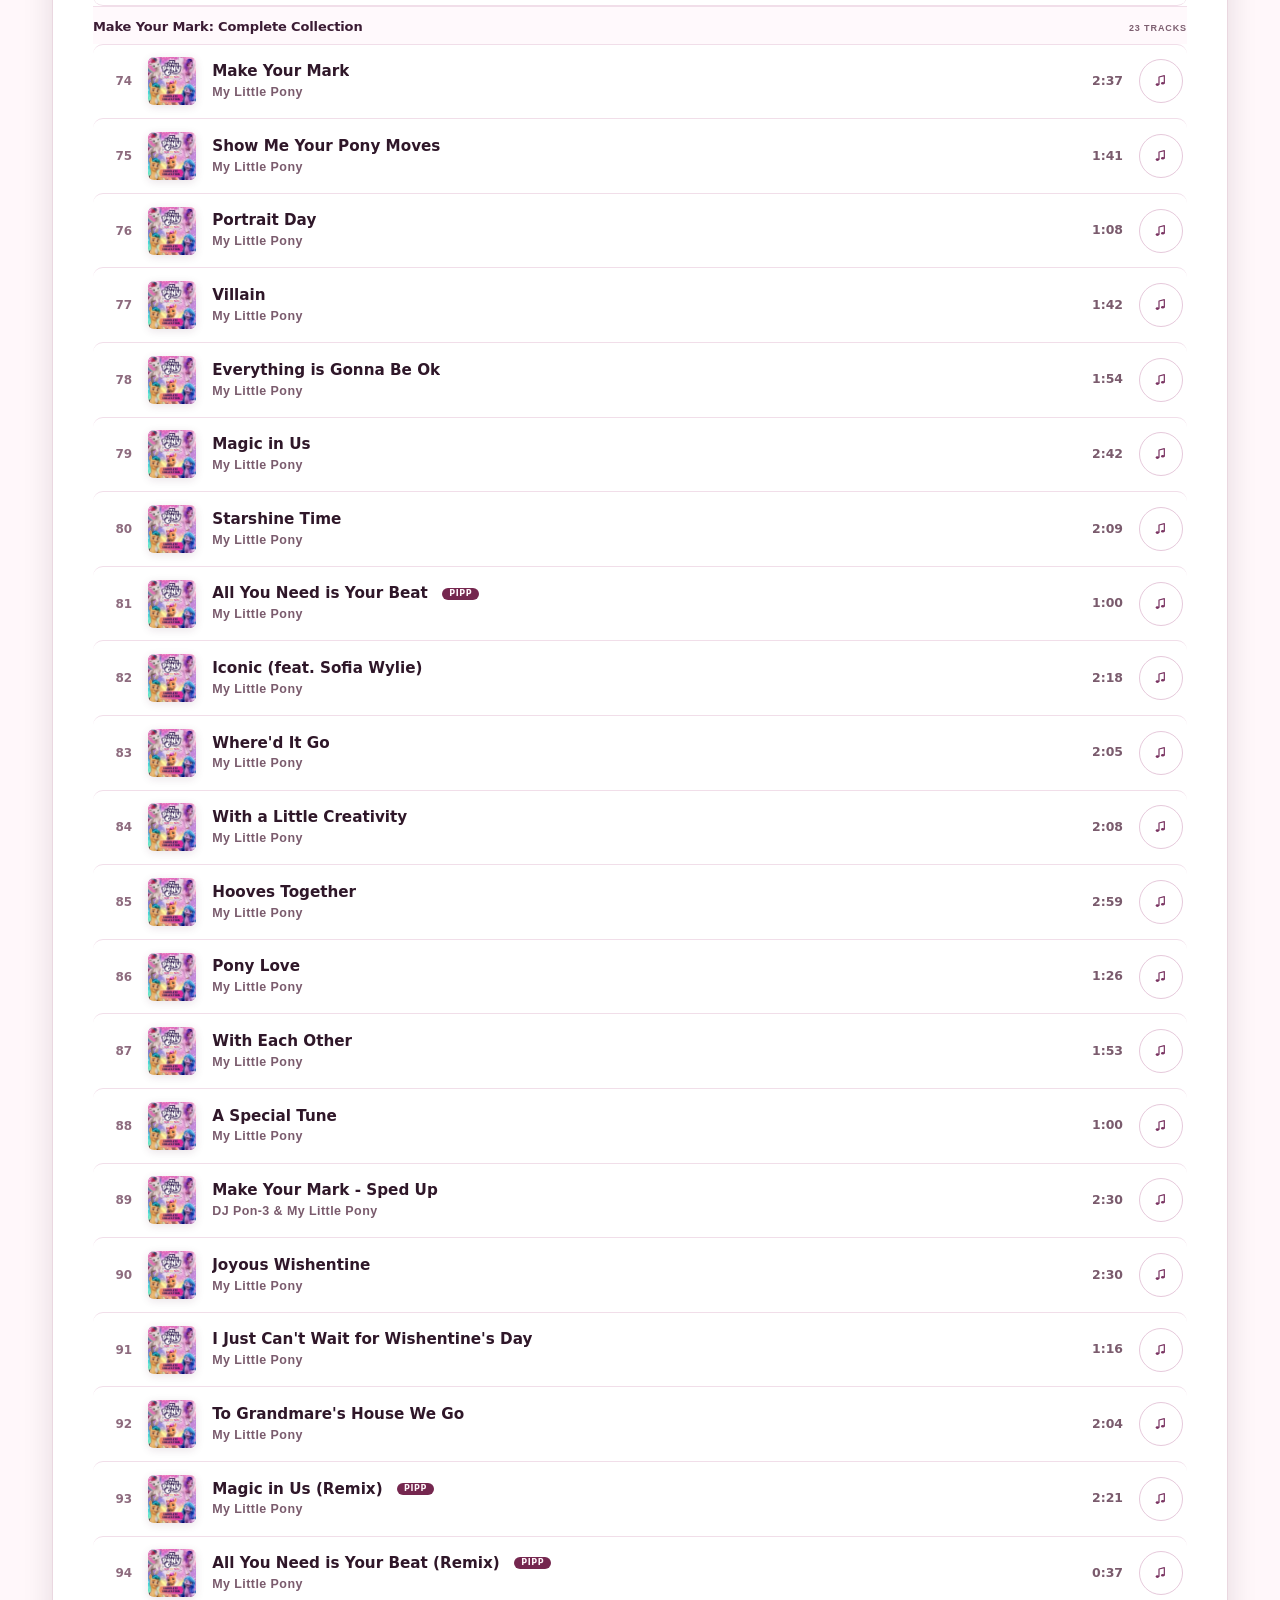
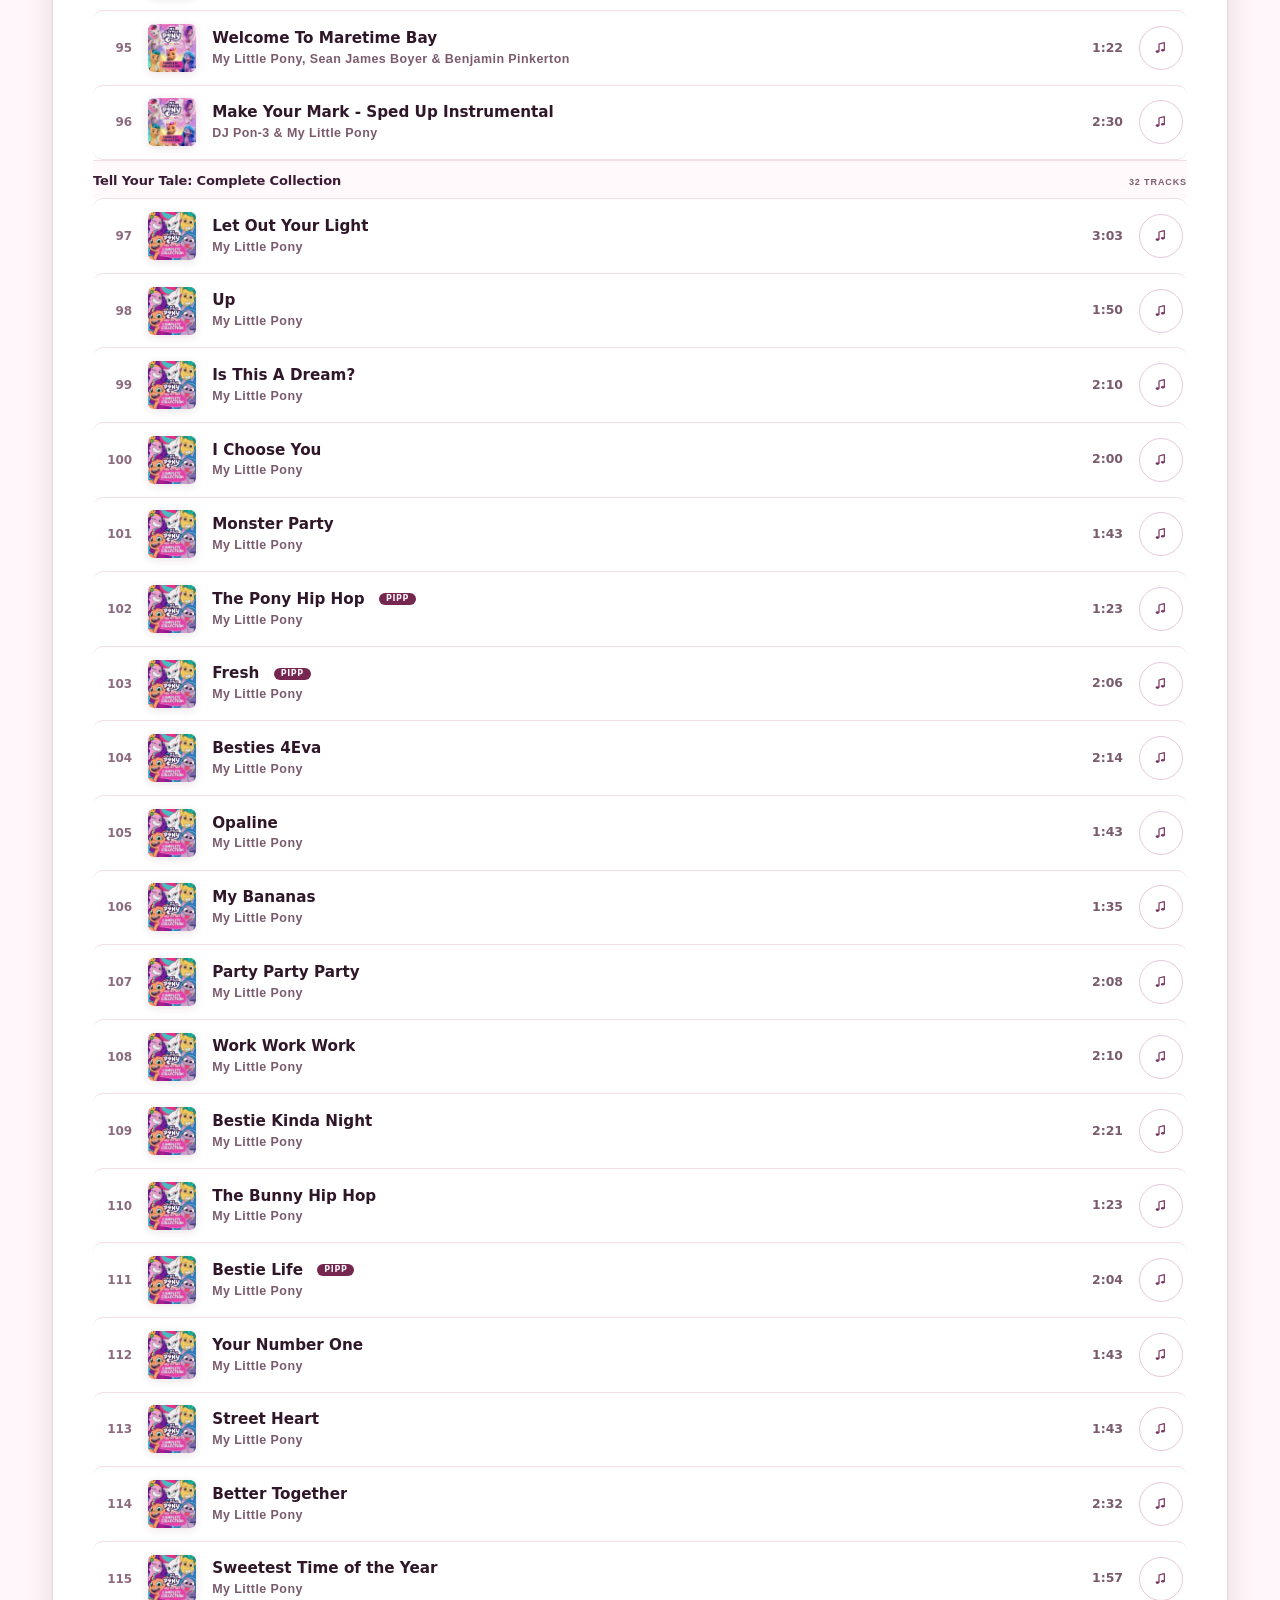
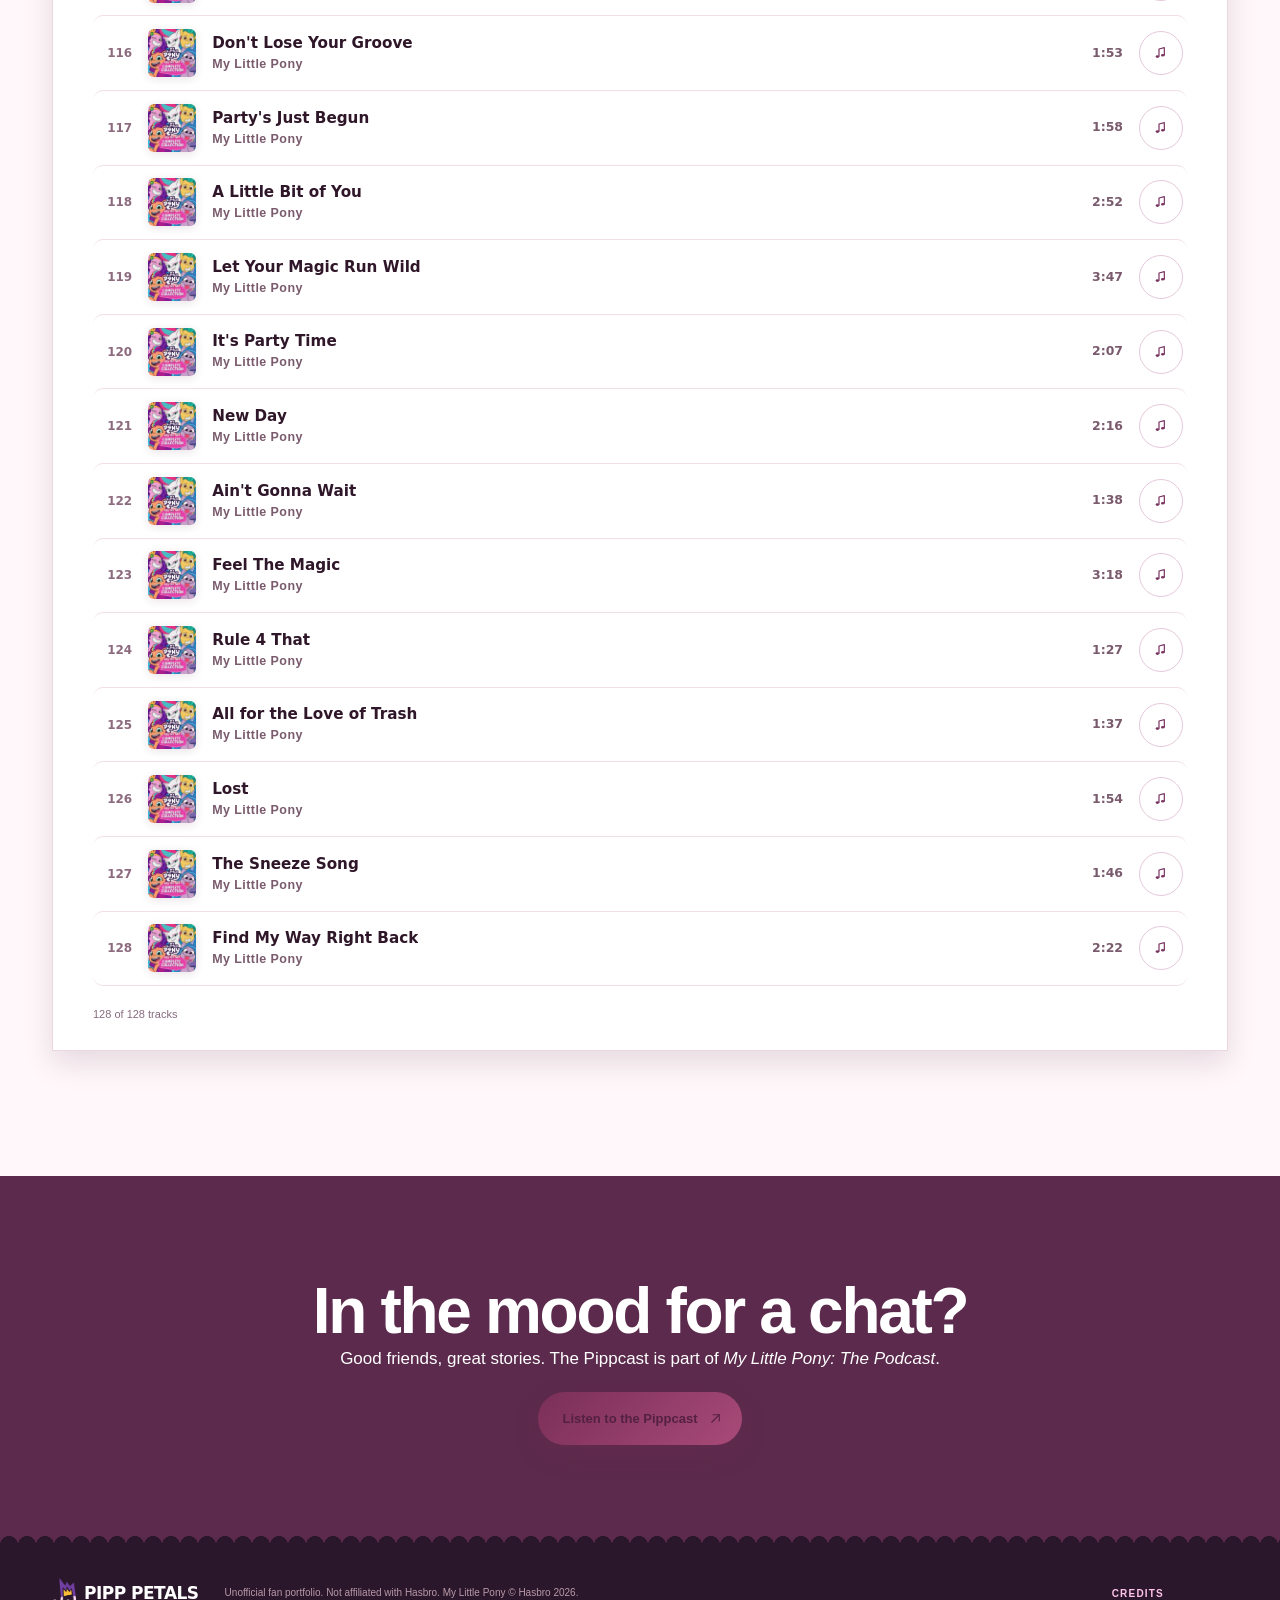
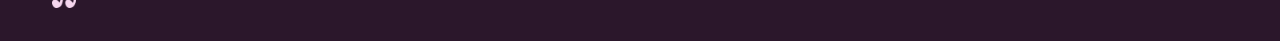
<file: music/index.html>
<!DOCTYPE html><html lang="en"> <head><meta charset="utf-8"><meta name="viewport" content="width=device-width, initial-scale=1"><meta name="theme-color" content="#fff7fa"><meta name="color-scheme" content="light"><meta name="description" content="Pipp Petals' music collection: 13 releases and 128 tracks from A New Generation, Make Your Mark and Tell Your Tale, with official Apple Music previews."><meta property="og:title" content="Pipp Petals | Music"><meta property="og:description" content="Pipp Petals' music collection: 13 releases and 128 tracks from A New Generation, Make Your Mark and Tell Your Tale, with official Apple Music previews."><meta property="og:type" content="website"><meta property="og:url" content="https://salfa12218899-hash.github.io/music/"><meta property="og:image" content="https://salfa12218899-hash.github.io/assets/media/og-cover.jpg"><meta property="og:image:width" content="1200"><meta property="og:image:height" content="630"><meta name="twitter:card" content="summary_large_image"><title>Pipp Petals | Music</title><link rel="canonical" href="https://salfa12218899-hash.github.io/music/"><link rel="icon" type="image/webp" href="/assets/media/pipp-cutiemark.webp"><link rel="apple-touch-icon" href="/assets/media/pipp-cutiemark.webp"><link rel="preconnect" href="https://embed.music.apple.com" crossorigin><script>
      // Runs before paint: enables JS-only motion and guarantees that a
      // broken motion bundle can never leave content invisible.
      document.documentElement.classList.add('has-js', 'js');
      const failSafe = setTimeout(function () {
        if (!document.documentElement.classList.contains('motion-ready')) {
          document.documentElement.classList.add('motion-failed');
        }
      }, 2600);
      document.fonts?.ready.then(function () {
        clearTimeout(failSafe);
        document.documentElement.classList.add('fonts-ready');
        document.documentElement.classList.remove('motion-failed');
      });
    </script><link rel="stylesheet" href="/_astro/about.BOYUqMQH.css">
<link rel="stylesheet" href="/_astro/music.DRTUBlM8.css"></head> <body class> <div class="scroll-progress" aria-hidden="true"><span data-scroll-progress></span></div> <a class="skip-link" href="#main">Skip to content</a> <div class="topline" data-astro-cid-3ef6ksr2> <div class="shell" data-astro-cid-3ef6ksr2> <span data-astro-cid-3ef6ksr2>The Royal Voice</span> </div> </div> <header class="site-header" id="top" data-astro-cid-3ef6ksr2> <div class="shell nav-inner" data-astro-cid-3ef6ksr2> <a class="wordmark" href="/" aria-label="Pipp Petals, home" data-astro-cid-3ef6ksr2> <img class="brand-cutiemark" src="/assets/media/pipp-cutiemark.webp" alt="" width="45" height="55" decoding="async" data-astro-cid-3ef6ksr2> <span data-astro-cid-3ef6ksr2>PIPP <em data-astro-cid-3ef6ksr2>PETALS</em></span> </a> <nav class="main-nav" id="main-nav" aria-label="Main navigation" data-astro-cid-3ef6ksr2> <a href="/" data-nav="home" data-astro-cid-3ef6ksr2> Home </a><a href="/world/" data-nav="world" data-astro-cid-3ef6ksr2> Pipp&#39;s World </a><a href="/music/" data-nav="music" aria-current="page" data-astro-cid-3ef6ksr2> Music </a><a href="/podcast/" data-nav="podcast" data-astro-cid-3ef6ksr2> The Pippcast </a><a href="/lookbook/" data-nav="lookbook" data-astro-cid-3ef6ksr2> Lookbook </a><a href="/about/" data-nav="about" data-astro-cid-3ef6ksr2> About Pipp </a> <a class="nav-cta" href="/music/" data-astro-cid-3ef6ksr2>Explore music <svg class width="13" height="13" viewBox="0 0 24 24" fill="none" aria-hidden="true" focusable="false"> <g stroke="currentColor" stroke-width="1.8" stroke-linecap="round" stroke-linejoin="round"> <path d="M6 18 18 6"></path> <path d="M8 6h10v10"></path> </g>               </svg></a> </nav> <button class="menu-toggle" type="button" aria-expanded="false" aria-controls="mobile-nav" aria-label="Open navigation" data-astro-cid-3ef6ksr2> <span data-astro-cid-3ef6ksr2></span><span data-astro-cid-3ef6ksr2></span> </button> </div> </header> <!-- Mobile drawer: a real overlay, so it can never widen the document. --> <div class="mobile-nav" id="mobile-nav" data-open="false" role="dialog" aria-modal="true" aria-label="Site navigation" inert data-astro-cid-3ef6ksr2> <div class="mobile-nav-inner" data-astro-cid-3ef6ksr2> <p class="mobile-nav-eyebrow" data-astro-cid-3ef6ksr2>Menu</p> <nav aria-label="Mobile navigation" data-astro-cid-3ef6ksr2> <ul data-astro-cid-3ef6ksr2> <li style="--i:0" data-astro-cid-3ef6ksr2> <a href="/" data-astro-cid-3ef6ksr2> <span class="mobile-nav-index" data-astro-cid-3ef6ksr2>01</span> Home </a> </li><li style="--i:1" data-astro-cid-3ef6ksr2> <a href="/world/" data-astro-cid-3ef6ksr2> <span class="mobile-nav-index" data-astro-cid-3ef6ksr2>02</span> Pipp&#39;s World </a> </li><li style="--i:2" data-astro-cid-3ef6ksr2> <a href="/music/" aria-current="page" data-astro-cid-3ef6ksr2> <span class="mobile-nav-index" data-astro-cid-3ef6ksr2>03</span> Music </a> </li><li style="--i:3" data-astro-cid-3ef6ksr2> <a href="/podcast/" data-astro-cid-3ef6ksr2> <span class="mobile-nav-index" data-astro-cid-3ef6ksr2>04</span> The Pippcast </a> </li><li style="--i:4" data-astro-cid-3ef6ksr2> <a href="/lookbook/" data-astro-cid-3ef6ksr2> <span class="mobile-nav-index" data-astro-cid-3ef6ksr2>05</span> Lookbook </a> </li><li style="--i:5" data-astro-cid-3ef6ksr2> <a href="/about/" data-astro-cid-3ef6ksr2> <span class="mobile-nav-index" data-astro-cid-3ef6ksr2>06</span> About Pipp </a> </li> </ul> </nav> <a class="mobile-nav-cta" href="/music/" data-astro-cid-3ef6ksr2>Explore music <svg class width="16" height="16" viewBox="0 0 24 24" fill="none" aria-hidden="true" focusable="false"> <g stroke="currentColor" stroke-width="1.8" stroke-linecap="round" stroke-linejoin="round"> <path d="M6 18 18 6"></path> <path d="M8 6h10v10"></path> </g>               </svg></a> </div> </div>  <main id="main">  <section class="music-hero" data-astro-cid-klhljcvd> <div class="shell music-hero-grid" data-astro-cid-klhljcvd> <div class="music-hero-copy reveal-text" data-astro-cid-klhljcvd> <p class="music-eyebrow" data-astro-cid-klhljcvd>The Collection</p> <h1 class="display leading-[1.02]" data-astro-cid-klhljcvd>The songs.<br data-astro-cid-klhljcvd><span class="music-hero-line" data-astro-cid-klhljcvd>One place.</span></h1> <p class="music-lead" data-astro-cid-klhljcvd>Thirteen releases and 128 tracks, from the A New Generation soundtrack to the Tell Your Tale EPs. Some tracks are Pipp's, some are the whole cast, some are soundtrack pieces.</p> <a class="pill-link" href="#records" data-astro-cid-klhljcvd>Browse the records <svg class width="15" height="15" viewBox="0 0 24 24" fill="none" aria-hidden="true" focusable="false">  <g stroke="currentColor" stroke-width="1.8" stroke-linecap="round" stroke-linejoin="round"> <path d="M12 4v15"></path> <path d="m6 13 6 6 6-6"></path> </g>              </svg></a> <p class="music-count" data-astro-cid-klhljcvd>13 releases · 128 tracks · Apple Music previews</p> </div> <figure class="music-hero-art" data-astro-cid-klhljcvd> <img src="/assets/media/pipp-meet-640.webp" srcset="/assets/media/pipp-meet-640.webp 640w, /assets/media/pipp-meet.webp 1400w" sizes="(max-width: 900px) 90vw, 42vw" alt="Promo art of Pipp Petals smiling beside floating music notes" width="1400" height="1400" loading="eager" fetchpriority="high" decoding="async" data-astro-cid-klhljcvd> <figcaption data-astro-cid-klhljcvd>Promo art.</figcaption> </figure> </div> </section> <section class="section records" id="records" data-astro-cid-klhljcvd> <div class="shell" data-astro-cid-klhljcvd> <div class="section-intro reveal-text" data-astro-cid-klhljcvd> <div data-astro-cid-klhljcvd> <span class="section-label" data-astro-cid-klhljcvd>On the Record</span> <h2 data-astro-cid-klhljcvd>Thirteen releases.</h2> </div> <p data-astro-cid-klhljcvd>
The releases behind the collection, from the movie soundtrack to the
          Tell Your Tale EPs. Each cover opens on Apple Music, and the count
          shows what is in each release.
</p> </div> <ul class="album-grid" data-astro-cid-klhljcvd> <li class="album-card reveal-image" id="my-little-pony-a-new-generation-original-motion-picture-soundtrack" data-astro-cid-klhljcvd> <a class="album-link" href="https://music.apple.com/us/album/my-little-pony-a-new-generation-original-motion/6814995077?uo=4" target="_blank" rel="noopener noreferrer" data-astro-cid-klhljcvd> <figure class="album-figure" data-astro-cid-klhljcvd> <img src="/assets/media/album-my-little-pony-a-new-generation-original-motion-picture-soundtrack.webp" srcset="/assets/media/album-my-little-pony-a-new-generation-original-motion-picture-soundtrack.webp 600w, /assets/media/album-my-little-pony-a-new-generation-original-motion-picture-soundtrack-900.webp 900w, /assets/media/album-my-little-pony-a-new-generation-original-motion-picture-soundtrack-1400.webp 1400w" sizes="(max-width: 680px) 44vw, (max-width: 1000px) 30vw, 22vw" alt="Cover art for A New Generation" width="600" height="600" loading="lazy" decoding="async" data-astro-cid-klhljcvd> <figcaption class="album-caption" data-astro-cid-klhljcvd> <strong data-astro-cid-klhljcvd>A New Generation</strong> <small data-astro-cid-klhljcvd>2021 · 7 tracks</small> </figcaption> </figure> </a> </li><li class="album-card reveal-image" id="make-your-mark" data-astro-cid-klhljcvd> <a class="album-link" href="https://music.apple.com/us/album/make-your-mark/1644165910?uo=4" target="_blank" rel="noopener noreferrer" data-astro-cid-klhljcvd> <figure class="album-figure" data-astro-cid-klhljcvd> <img src="/assets/media/album-make-your-mark.webp" srcset="/assets/media/album-make-your-mark.webp 600w, /assets/media/album-make-your-mark-900.webp 900w, /assets/media/album-make-your-mark-1400.webp 1400w" sizes="(max-width: 680px) 44vw, (max-width: 1000px) 30vw, 22vw" alt="Cover art for Make Your Mark" width="600" height="600" loading="lazy" decoding="async" data-astro-cid-klhljcvd> <figcaption class="album-caption" data-astro-cid-klhljcvd> <strong data-astro-cid-klhljcvd>Make Your Mark</strong> <small data-astro-cid-klhljcvd>2022 · 8 tracks</small> </figcaption> </figure> </a> </li><li class="album-card reveal-image" id="tell-your-tale-vol-1" data-astro-cid-klhljcvd> <a class="album-link" href="https://music.apple.com/us/album/tell-your-tale-vol-1/1650758633?uo=4" target="_blank" rel="noopener noreferrer" data-astro-cid-klhljcvd> <figure class="album-figure" data-astro-cid-klhljcvd> <img src="/assets/media/album-tell-your-tale-vol-1.webp" srcset="/assets/media/album-tell-your-tale-vol-1.webp 600w, /assets/media/album-tell-your-tale-vol-1-900.webp 900w, /assets/media/album-tell-your-tale-vol-1-1400.webp 1400w" sizes="(max-width: 680px) 44vw, (max-width: 1000px) 30vw, 22vw" alt="Cover art for Tell Your Tale, Vol. 1" width="600" height="600" loading="lazy" decoding="async" data-astro-cid-klhljcvd> <figcaption class="album-caption" data-astro-cid-klhljcvd> <strong data-astro-cid-klhljcvd>Tell Your Tale, Vol. 1</strong> <small data-astro-cid-klhljcvd>2022 · 12 tracks</small> </figcaption> </figure> </a> </li><li class="album-card reveal-image" id="winter-wishday-ep" data-astro-cid-klhljcvd> <a class="album-link" href="https://music.apple.com/us/album/winter-wishday-ep/1650757417?uo=4" target="_blank" rel="noopener noreferrer" data-astro-cid-klhljcvd> <figure class="album-figure" data-astro-cid-klhljcvd> <img src="/assets/media/album-winter-wishday-ep.webp" srcset="/assets/media/album-winter-wishday-ep.webp 600w, /assets/media/album-winter-wishday-ep-900.webp 900w, /assets/media/album-winter-wishday-ep-1400.webp 1400w" sizes="(max-width: 680px) 44vw, (max-width: 1000px) 30vw, 22vw" alt="Cover art for Winter Wishday" width="600" height="600" loading="lazy" decoding="async" data-astro-cid-klhljcvd> <figcaption class="album-caption" data-astro-cid-klhljcvd> <strong data-astro-cid-klhljcvd>Winter Wishday</strong> <small data-astro-cid-klhljcvd>2022 · 4 tracks</small> </figcaption> </figure> </a> </li><li class="album-card reveal-image" id="tell-your-tale-vol-3-single" data-astro-cid-klhljcvd> <a class="album-link" href="https://music.apple.com/us/album/tell-your-tale-vol-3-single/1674396060?uo=4" target="_blank" rel="noopener noreferrer" data-astro-cid-klhljcvd> <figure class="album-figure" data-astro-cid-klhljcvd> <img src="/assets/media/album-tell-your-tale-vol-3-single.webp" srcset="/assets/media/album-tell-your-tale-vol-3-single.webp 600w, /assets/media/album-tell-your-tale-vol-3-single-900.webp 900w, /assets/media/album-tell-your-tale-vol-3-single-1400.webp 1400w" sizes="(max-width: 680px) 44vw, (max-width: 1000px) 30vw, 22vw" alt="Cover art for Tell Your Tale, Vol. 3" width="600" height="600" loading="lazy" decoding="async" data-astro-cid-klhljcvd> <figcaption class="album-caption" data-astro-cid-klhljcvd> <strong data-astro-cid-klhljcvd>Tell Your Tale, Vol. 3</strong> <small data-astro-cid-klhljcvd>2023 · 3 tracks</small> </figcaption> </figure> </a> </li><li class="album-card reveal-image" id="bridlewoodstock-ep" data-astro-cid-klhljcvd> <a class="album-link" href="https://music.apple.com/us/album/bridlewoodstock-ep/1678480620?uo=4" target="_blank" rel="noopener noreferrer" data-astro-cid-klhljcvd> <figure class="album-figure" data-astro-cid-klhljcvd> <img src="/assets/media/album-bridlewoodstock-ep.webp" srcset="/assets/media/album-bridlewoodstock-ep.webp 600w, /assets/media/album-bridlewoodstock-ep-900.webp 900w, /assets/media/album-bridlewoodstock-ep-1400.webp 1400w" sizes="(max-width: 680px) 44vw, (max-width: 1000px) 30vw, 22vw" alt="Cover art for Bridlewoodstock" width="600" height="600" loading="lazy" decoding="async" data-astro-cid-klhljcvd> <figcaption class="album-caption" data-astro-cid-klhljcvd> <strong data-astro-cid-klhljcvd>Bridlewoodstock</strong> <small data-astro-cid-klhljcvd>2023 · 5 tracks</small> </figcaption> </figure> </a> </li><li class="album-card reveal-image" id="summer-holiday" data-astro-cid-klhljcvd> <a class="album-link" href="https://music.apple.com/us/album/summer-holiday/1698165544?uo=4" target="_blank" rel="noopener noreferrer" data-astro-cid-klhljcvd> <figure class="album-figure" data-astro-cid-klhljcvd> <img src="/assets/media/album-summer-holiday.webp" srcset="/assets/media/album-summer-holiday.webp 600w, /assets/media/album-summer-holiday-900.webp 900w, /assets/media/album-summer-holiday-1400.webp 1400w" sizes="(max-width: 680px) 44vw, (max-width: 1000px) 30vw, 22vw" alt="Cover art for Summer Holiday" width="600" height="600" loading="lazy" decoding="async" data-astro-cid-klhljcvd> <figcaption class="album-caption" data-astro-cid-klhljcvd> <strong data-astro-cid-klhljcvd>Summer Holiday</strong> <small data-astro-cid-klhljcvd>2023 · 8 tracks</small> </figcaption> </figure> </a> </li><li class="album-card reveal-image" id="secrets-of-starlight-ep" data-astro-cid-klhljcvd> <a class="album-link" href="https://music.apple.com/us/album/secrets-of-starlight-ep/1708552543?uo=4" target="_blank" rel="noopener noreferrer" data-astro-cid-klhljcvd> <figure class="album-figure" data-astro-cid-klhljcvd> <img src="/assets/media/album-secrets-of-starlight-ep.webp" srcset="/assets/media/album-secrets-of-starlight-ep.webp 600w, /assets/media/album-secrets-of-starlight-ep-900.webp 900w, /assets/media/album-secrets-of-starlight-ep-1400.webp 1400w" sizes="(max-width: 680px) 44vw, (max-width: 1000px) 30vw, 22vw" alt="Cover art for Secrets of Starlight" width="600" height="600" loading="lazy" decoding="async" data-astro-cid-klhljcvd> <figcaption class="album-caption" data-astro-cid-klhljcvd> <strong data-astro-cid-klhljcvd>Secrets of Starlight</strong> <small data-astro-cid-klhljcvd>2023 · 6 tracks</small> </figcaption> </figure> </a> </li><li class="album-card reveal-image" id="tell-your-tale-vol-4-ep" data-astro-cid-klhljcvd> <a class="album-link" href="https://music.apple.com/us/album/tell-your-tale-vol-4-ep/1727436108?uo=4" target="_blank" rel="noopener noreferrer" data-astro-cid-klhljcvd> <figure class="album-figure" data-astro-cid-klhljcvd> <img src="/assets/media/album-tell-your-tale-vol-4-ep.webp" srcset="/assets/media/album-tell-your-tale-vol-4-ep.webp 600w, /assets/media/album-tell-your-tale-vol-4-ep-900.webp 900w, /assets/media/album-tell-your-tale-vol-4-ep-1400.webp 1400w" sizes="(max-width: 680px) 44vw, (max-width: 1000px) 30vw, 22vw" alt="Cover art for Tell Your Tale, Vol. 4" width="600" height="600" loading="lazy" decoding="async" data-astro-cid-klhljcvd> <figcaption class="album-caption" data-astro-cid-klhljcvd> <strong data-astro-cid-klhljcvd>Tell Your Tale, Vol. 4</strong> <small data-astro-cid-klhljcvd>2024 · 5 tracks</small> </figcaption> </figure> </a> </li><li class="album-card reveal-image" id="tell-your-tale-the-second-album" data-astro-cid-klhljcvd> <a class="album-link" href="https://music.apple.com/us/album/tell-your-tale-the-second-album/1740518047?uo=4" target="_blank" rel="noopener noreferrer" data-astro-cid-klhljcvd> <figure class="album-figure" data-astro-cid-klhljcvd> <img src="/assets/media/album-tell-your-tale-the-second-album.webp" srcset="/assets/media/album-tell-your-tale-the-second-album.webp 600w, /assets/media/album-tell-your-tale-the-second-album-900.webp 900w, /assets/media/album-tell-your-tale-the-second-album-1400.webp 1400w" sizes="(max-width: 680px) 44vw, (max-width: 1000px) 30vw, 22vw" alt="Cover art for Tell Your Tale: The Second Album" width="600" height="600" loading="lazy" decoding="async" data-astro-cid-klhljcvd> <figcaption class="album-caption" data-astro-cid-klhljcvd> <strong data-astro-cid-klhljcvd>Tell Your Tale: The Second Album</strong> <small data-astro-cid-klhljcvd>2024 · 9 tracks</small> </figcaption> </figure> </a> </li><li class="album-card reveal-image" id="tell-your-tale-vol-5-ep" data-astro-cid-klhljcvd> <a class="album-link" href="https://music.apple.com/us/album/tell-your-tale-vol-5-ep/1750512001?uo=4" target="_blank" rel="noopener noreferrer" data-astro-cid-klhljcvd> <figure class="album-figure" data-astro-cid-klhljcvd> <img src="/assets/media/album-tell-your-tale-vol-5-ep.webp" srcset="/assets/media/album-tell-your-tale-vol-5-ep.webp 600w, /assets/media/album-tell-your-tale-vol-5-ep-900.webp 900w, /assets/media/album-tell-your-tale-vol-5-ep-1400.webp 1400w" sizes="(max-width: 680px) 44vw, (max-width: 1000px) 30vw, 22vw" alt="Cover art for Tell Your Tale, Vol. 5" width="600" height="600" loading="lazy" decoding="async" data-astro-cid-klhljcvd> <figcaption class="album-caption" data-astro-cid-klhljcvd> <strong data-astro-cid-klhljcvd>Tell Your Tale, Vol. 5</strong> <small data-astro-cid-klhljcvd>2024 · 6 tracks</small> </figcaption> </figure> </a> </li><li class="album-card reveal-image" id="make-your-mark-the-complete-collection" data-astro-cid-klhljcvd> <a class="album-link" href="https://music.apple.com/us/album/make-your-mark-the-complete-collection/1754199616?uo=4" target="_blank" rel="noopener noreferrer" data-astro-cid-klhljcvd> <figure class="album-figure" data-astro-cid-klhljcvd> <img src="/assets/media/album-make-your-mark-the-complete-collection.webp" srcset="/assets/media/album-make-your-mark-the-complete-collection.webp 600w, /assets/media/album-make-your-mark-the-complete-collection-900.webp 900w, /assets/media/album-make-your-mark-the-complete-collection-1400.webp 1400w" sizes="(max-width: 680px) 44vw, (max-width: 1000px) 30vw, 22vw" alt="Cover art for Make Your Mark: Complete Collection" width="600" height="600" loading="lazy" decoding="async" data-astro-cid-klhljcvd> <figcaption class="album-caption" data-astro-cid-klhljcvd> <strong data-astro-cid-klhljcvd>Make Your Mark: Complete Collection</strong> <small data-astro-cid-klhljcvd>2024 · 23 tracks</small> </figcaption> </figure> </a> </li><li class="album-card reveal-image" id="tell-your-tale-the-complete-collection" data-astro-cid-klhljcvd> <a class="album-link" href="https://music.apple.com/us/album/tell-your-tale-the-complete-collection/1755759084?uo=4" target="_blank" rel="noopener noreferrer" data-astro-cid-klhljcvd> <figure class="album-figure" data-astro-cid-klhljcvd> <img src="/assets/media/album-tell-your-tale-the-complete-collection.webp" srcset="/assets/media/album-tell-your-tale-the-complete-collection.webp 600w, /assets/media/album-tell-your-tale-the-complete-collection-900.webp 900w, /assets/media/album-tell-your-tale-the-complete-collection-1400.webp 1400w" sizes="(max-width: 680px) 44vw, (max-width: 1000px) 30vw, 22vw" alt="Cover art for Tell Your Tale: Complete Collection" width="600" height="600" loading="lazy" decoding="async" data-astro-cid-klhljcvd> <figcaption class="album-caption" data-astro-cid-klhljcvd> <strong data-astro-cid-klhljcvd>Tell Your Tale: Complete Collection</strong> <small data-astro-cid-klhljcvd>2024 · 32 tracks</small> </figcaption> </figure> </a> </li> </ul> </div> </section> <section class="section music-index" data-astro-cid-klhljcvd> <div class="shell" data-astro-cid-klhljcvd> <div class="section-intro" data-astro-cid-klhljcvd> <div data-astro-cid-klhljcvd> <span class="section-label" data-astro-cid-klhljcvd>The Songbook</span> <h2 data-astro-cid-klhljcvd>Every track, one place.</h2> </div> <p data-astro-cid-klhljcvd>
128 tracks from the thirteen releases, including repeats from the
          compilations. Search by song, filter by release, and load any album or
          track in the Apple Music player.
</p> </div> <div class="tracklist-panel" data-astro-cid-klhljcvd> <div class="songbook-heading" data-astro-cid-klhljcvd> <div data-astro-cid-klhljcvd> <span class="section-label" data-astro-cid-klhljcvd>The Tracklist</span> <h3 data-astro-cid-klhljcvd>Find your track.</h3> <p data-astro-cid-klhljcvd>The artist line is the Apple Music credit.</p> </div> <div class="songbook-controls" data-astro-cid-klhljcvd> <label for="song-search" class="sr-only" data-astro-cid-klhljcvd>Find a song</label> <input id="song-search" type="search" placeholder="Search by song, album or singer…" autocomplete="off" aria-keyshortcuts="/" data-astro-cid-klhljcvd> <div class="picker" data-picker id="album-picker" data-astro-cid-akn2k7es> <span class="sr-only" id="album-picker-label" data-astro-cid-akn2k7es>Filter by release</span> <button type="button" class="picker-trigger" aria-haspopup="listbox" aria-expanded="false" aria-labelledby="album-picker-label album-picker-value" data-picker-trigger data-astro-cid-akn2k7es> <span class="picker-value" id="album-picker-value" data-picker-value data-astro-cid-akn2k7es>Every release</span> <svg class="picker-chevron" viewBox="0 0 16 16" aria-hidden="true" focusable="false" data-astro-cid-akn2k7es> <path d="M3.5 6l4.5 4.5L12.5 6" fill="none" stroke="currentColor" stroke-width="2" stroke-linecap="round" stroke-linejoin="round" data-astro-cid-akn2k7es></path> </svg> </button> <ul class="picker-panel" role="listbox" aria-labelledby="album-picker-label" data-picker-panel hidden data-astro-cid-akn2k7es> <li role="option" class="picker-option" data-value="all" aria-selected="true" tabindex="-1" data-astro-cid-akn2k7es> <span class="picker-option-label" data-astro-cid-akn2k7es>Every release</span> <span class="picker-option-hint" data-astro-cid-akn2k7es>128 tracks</span> <svg class="picker-tick" viewBox="0 0 16 16" aria-hidden="true" focusable="false" data-astro-cid-akn2k7es> <path d="M3 8.5l3.2 3.2L13 5" fill="none" stroke="currentColor" stroke-width="2" stroke-linecap="round" stroke-linejoin="round" data-astro-cid-akn2k7es></path> </svg> </li><li role="option" class="picker-option" data-value="my-little-pony-a-new-generation-original-motion-picture-soundtrack" data-embed="https://embed.music.apple.com/us/album/my-little-pony-a-new-generation-original-motion/6814995077?theme=light" data-url="https://music.apple.com/us/album/my-little-pony-a-new-generation-original-motion/6814995077?uo=4" aria-selected="false" tabindex="-1" data-astro-cid-akn2k7es> <span class="picker-option-label" data-astro-cid-akn2k7es>A New Generation</span> <span class="picker-option-hint" data-astro-cid-akn2k7es>2021 · 7 tracks</span> <svg class="picker-tick" viewBox="0 0 16 16" aria-hidden="true" focusable="false" data-astro-cid-akn2k7es> <path d="M3 8.5l3.2 3.2L13 5" fill="none" stroke="currentColor" stroke-width="2" stroke-linecap="round" stroke-linejoin="round" data-astro-cid-akn2k7es></path> </svg> </li><li role="option" class="picker-option" data-value="make-your-mark" data-embed="https://embed.music.apple.com/us/album/make-your-mark/1644165910?theme=light" data-url="https://music.apple.com/us/album/make-your-mark/1644165910?uo=4" aria-selected="false" tabindex="-1" data-astro-cid-akn2k7es> <span class="picker-option-label" data-astro-cid-akn2k7es>Make Your Mark</span> <span class="picker-option-hint" data-astro-cid-akn2k7es>2022 · 8 tracks</span> <svg class="picker-tick" viewBox="0 0 16 16" aria-hidden="true" focusable="false" data-astro-cid-akn2k7es> <path d="M3 8.5l3.2 3.2L13 5" fill="none" stroke="currentColor" stroke-width="2" stroke-linecap="round" stroke-linejoin="round" data-astro-cid-akn2k7es></path> </svg> </li><li role="option" class="picker-option" data-value="tell-your-tale-vol-1" data-embed="https://embed.music.apple.com/us/album/tell-your-tale-vol-1/1650758633?theme=light" data-url="https://music.apple.com/us/album/tell-your-tale-vol-1/1650758633?uo=4" aria-selected="false" tabindex="-1" data-astro-cid-akn2k7es> <span class="picker-option-label" data-astro-cid-akn2k7es>Tell Your Tale, Vol. 1</span> <span class="picker-option-hint" data-astro-cid-akn2k7es>2022 · 12 tracks</span> <svg class="picker-tick" viewBox="0 0 16 16" aria-hidden="true" focusable="false" data-astro-cid-akn2k7es> <path d="M3 8.5l3.2 3.2L13 5" fill="none" stroke="currentColor" stroke-width="2" stroke-linecap="round" stroke-linejoin="round" data-astro-cid-akn2k7es></path> </svg> </li><li role="option" class="picker-option" data-value="winter-wishday-ep" data-embed="https://embed.music.apple.com/us/album/winter-wishday-ep/1650757417?theme=light" data-url="https://music.apple.com/us/album/winter-wishday-ep/1650757417?uo=4" aria-selected="false" tabindex="-1" data-astro-cid-akn2k7es> <span class="picker-option-label" data-astro-cid-akn2k7es>Winter Wishday</span> <span class="picker-option-hint" data-astro-cid-akn2k7es>2022 · 4 tracks</span> <svg class="picker-tick" viewBox="0 0 16 16" aria-hidden="true" focusable="false" data-astro-cid-akn2k7es> <path d="M3 8.5l3.2 3.2L13 5" fill="none" stroke="currentColor" stroke-width="2" stroke-linecap="round" stroke-linejoin="round" data-astro-cid-akn2k7es></path> </svg> </li><li role="option" class="picker-option" data-value="tell-your-tale-vol-3-single" data-embed="https://embed.music.apple.com/us/album/tell-your-tale-vol-3-single/1674396060?theme=light" data-url="https://music.apple.com/us/album/tell-your-tale-vol-3-single/1674396060?uo=4" aria-selected="false" tabindex="-1" data-astro-cid-akn2k7es> <span class="picker-option-label" data-astro-cid-akn2k7es>Tell Your Tale, Vol. 3</span> <span class="picker-option-hint" data-astro-cid-akn2k7es>2023 · 3 tracks</span> <svg class="picker-tick" viewBox="0 0 16 16" aria-hidden="true" focusable="false" data-astro-cid-akn2k7es> <path d="M3 8.5l3.2 3.2L13 5" fill="none" stroke="currentColor" stroke-width="2" stroke-linecap="round" stroke-linejoin="round" data-astro-cid-akn2k7es></path> </svg> </li><li role="option" class="picker-option" data-value="bridlewoodstock-ep" data-embed="https://embed.music.apple.com/us/album/bridlewoodstock-ep/1678480620?theme=light" data-url="https://music.apple.com/us/album/bridlewoodstock-ep/1678480620?uo=4" aria-selected="false" tabindex="-1" data-astro-cid-akn2k7es> <span class="picker-option-label" data-astro-cid-akn2k7es>Bridlewoodstock</span> <span class="picker-option-hint" data-astro-cid-akn2k7es>2023 · 5 tracks</span> <svg class="picker-tick" viewBox="0 0 16 16" aria-hidden="true" focusable="false" data-astro-cid-akn2k7es> <path d="M3 8.5l3.2 3.2L13 5" fill="none" stroke="currentColor" stroke-width="2" stroke-linecap="round" stroke-linejoin="round" data-astro-cid-akn2k7es></path> </svg> </li><li role="option" class="picker-option" data-value="summer-holiday" data-embed="https://embed.music.apple.com/us/album/summer-holiday/1698165544?theme=light" data-url="https://music.apple.com/us/album/summer-holiday/1698165544?uo=4" aria-selected="false" tabindex="-1" data-astro-cid-akn2k7es> <span class="picker-option-label" data-astro-cid-akn2k7es>Summer Holiday</span> <span class="picker-option-hint" data-astro-cid-akn2k7es>2023 · 8 tracks</span> <svg class="picker-tick" viewBox="0 0 16 16" aria-hidden="true" focusable="false" data-astro-cid-akn2k7es> <path d="M3 8.5l3.2 3.2L13 5" fill="none" stroke="currentColor" stroke-width="2" stroke-linecap="round" stroke-linejoin="round" data-astro-cid-akn2k7es></path> </svg> </li><li role="option" class="picker-option" data-value="secrets-of-starlight-ep" data-embed="https://embed.music.apple.com/us/album/secrets-of-starlight-ep/1708552543?theme=light" data-url="https://music.apple.com/us/album/secrets-of-starlight-ep/1708552543?uo=4" aria-selected="false" tabindex="-1" data-astro-cid-akn2k7es> <span class="picker-option-label" data-astro-cid-akn2k7es>Secrets of Starlight</span> <span class="picker-option-hint" data-astro-cid-akn2k7es>2023 · 6 tracks</span> <svg class="picker-tick" viewBox="0 0 16 16" aria-hidden="true" focusable="false" data-astro-cid-akn2k7es> <path d="M3 8.5l3.2 3.2L13 5" fill="none" stroke="currentColor" stroke-width="2" stroke-linecap="round" stroke-linejoin="round" data-astro-cid-akn2k7es></path> </svg> </li><li role="option" class="picker-option" data-value="tell-your-tale-vol-4-ep" data-embed="https://embed.music.apple.com/us/album/tell-your-tale-vol-4-ep/1727436108?theme=light" data-url="https://music.apple.com/us/album/tell-your-tale-vol-4-ep/1727436108?uo=4" aria-selected="false" tabindex="-1" data-astro-cid-akn2k7es> <span class="picker-option-label" data-astro-cid-akn2k7es>Tell Your Tale, Vol. 4</span> <span class="picker-option-hint" data-astro-cid-akn2k7es>2024 · 5 tracks</span> <svg class="picker-tick" viewBox="0 0 16 16" aria-hidden="true" focusable="false" data-astro-cid-akn2k7es> <path d="M3 8.5l3.2 3.2L13 5" fill="none" stroke="currentColor" stroke-width="2" stroke-linecap="round" stroke-linejoin="round" data-astro-cid-akn2k7es></path> </svg> </li><li role="option" class="picker-option" data-value="tell-your-tale-the-second-album" data-embed="https://embed.music.apple.com/us/album/tell-your-tale-the-second-album/1740518047?theme=light" data-url="https://music.apple.com/us/album/tell-your-tale-the-second-album/1740518047?uo=4" aria-selected="false" tabindex="-1" data-astro-cid-akn2k7es> <span class="picker-option-label" data-astro-cid-akn2k7es>Tell Your Tale: The Second Album</span> <span class="picker-option-hint" data-astro-cid-akn2k7es>2024 · 9 tracks</span> <svg class="picker-tick" viewBox="0 0 16 16" aria-hidden="true" focusable="false" data-astro-cid-akn2k7es> <path d="M3 8.5l3.2 3.2L13 5" fill="none" stroke="currentColor" stroke-width="2" stroke-linecap="round" stroke-linejoin="round" data-astro-cid-akn2k7es></path> </svg> </li><li role="option" class="picker-option" data-value="tell-your-tale-vol-5-ep" data-embed="https://embed.music.apple.com/us/album/tell-your-tale-vol-5-ep/1750512001?theme=light" data-url="https://music.apple.com/us/album/tell-your-tale-vol-5-ep/1750512001?uo=4" aria-selected="false" tabindex="-1" data-astro-cid-akn2k7es> <span class="picker-option-label" data-astro-cid-akn2k7es>Tell Your Tale, Vol. 5</span> <span class="picker-option-hint" data-astro-cid-akn2k7es>2024 · 6 tracks</span> <svg class="picker-tick" viewBox="0 0 16 16" aria-hidden="true" focusable="false" data-astro-cid-akn2k7es> <path d="M3 8.5l3.2 3.2L13 5" fill="none" stroke="currentColor" stroke-width="2" stroke-linecap="round" stroke-linejoin="round" data-astro-cid-akn2k7es></path> </svg> </li><li role="option" class="picker-option" data-value="make-your-mark-the-complete-collection" data-embed="https://embed.music.apple.com/us/album/make-your-mark-the-complete-collection/1754199616?theme=light" data-url="https://music.apple.com/us/album/make-your-mark-the-complete-collection/1754199616?uo=4" aria-selected="false" tabindex="-1" data-astro-cid-akn2k7es> <span class="picker-option-label" data-astro-cid-akn2k7es>Make Your Mark: Complete Collection</span> <span class="picker-option-hint" data-astro-cid-akn2k7es>2024 · 23 tracks</span> <svg class="picker-tick" viewBox="0 0 16 16" aria-hidden="true" focusable="false" data-astro-cid-akn2k7es> <path d="M3 8.5l3.2 3.2L13 5" fill="none" stroke="currentColor" stroke-width="2" stroke-linecap="round" stroke-linejoin="round" data-astro-cid-akn2k7es></path> </svg> </li><li role="option" class="picker-option" data-value="tell-your-tale-the-complete-collection" data-embed="https://embed.music.apple.com/us/album/tell-your-tale-the-complete-collection/1755759084?theme=light" data-url="https://music.apple.com/us/album/tell-your-tale-the-complete-collection/1755759084?uo=4" aria-selected="false" tabindex="-1" data-astro-cid-akn2k7es> <span class="picker-option-label" data-astro-cid-akn2k7es>Tell Your Tale: Complete Collection</span> <span class="picker-option-hint" data-astro-cid-akn2k7es>2024 · 32 tracks</span> <svg class="picker-tick" viewBox="0 0 16 16" aria-hidden="true" focusable="false" data-astro-cid-akn2k7es> <path d="M3 8.5l3.2 3.2L13 5" fill="none" stroke="currentColor" stroke-width="2" stroke-linecap="round" stroke-linejoin="round" data-astro-cid-akn2k7es></path> </svg> </li> </ul> </div>  <label class="repeat-toggle" data-astro-cid-klhljcvd> <input type="checkbox" id="hide-repeats" data-astro-cid-klhljcvd> <span class="repeat-toggle-ui" aria-hidden="true" data-astro-cid-klhljcvd></span> <span data-astro-cid-klhljcvd>Hide repeats</span> </label> </div> </div> <div class="am-player" id="am-player" data-astro-cid-klhljcvd> <div class="am-player-head" data-astro-cid-klhljcvd> <div data-astro-cid-klhljcvd> <p class="section-label" data-astro-cid-klhljcvd>Apple Music Player</p> <p class="am-player-caption" id="am-player-caption" data-astro-cid-klhljcvd> <span id="am-player-caption-text" data-astro-cid-klhljcvd>Make Your Mark · official preview</span> <span class="am-player-kind" id="am-player-kind" data-astro-cid-klhljcvd>Album</span> </p> </div> <div class="am-player-actions" data-astro-cid-klhljcvd> <button class="am-player-copy" type="button" data-copy-link data-astro-cid-klhljcvd>Copy link</button> <a class="am-player-open" id="am-player-open" href="https://music.apple.com/us/album/make-your-mark/1644165910?uo=4" target="_blank" rel="noopener noreferrer" data-astro-cid-klhljcvd>Open on Apple Music <svg class width="13" height="13" viewBox="0 0 24 24" fill="none" aria-hidden="true" focusable="false"> <g stroke="currentColor" stroke-width="1.8" stroke-linecap="round" stroke-linejoin="round"> <path d="M6 18 18 6"></path> <path d="M8 6h10v10"></path> </g>               </svg></a> </div> </div> <div class="am-player-stage" data-astro-cid-klhljcvd> <div class="am-player-fallback" data-astro-cid-klhljcvd> <span class="am-player-fallback-mark" data-astro-cid-klhljcvd><svg class width="22" height="22" viewBox="0 0 24 24" fill="none" aria-hidden="true" focusable="false">               <g stroke="currentColor" stroke-width="1.8" stroke-linecap="round" stroke-linejoin="round"> <path d="M9 17V6l8-2v11"></path> <ellipse cx="6.6" cy="17.4" rx="2.6" ry="2" fill="currentColor" stroke="none"></ellipse> <ellipse cx="14.6" cy="15.4" rx="2.6" ry="2" fill="currentColor" stroke="none"></ellipse> </g> </svg></span> <p data-astro-cid-klhljcvd>The player is ready when you are.</p> <small data-astro-cid-klhljcvd>Load the official Apple Music player, or tap any track below.</small> <button class="am-player-load" type="button" data-player-load data-src="https://embed.music.apple.com/us/album/make-your-mark/1644165910?theme=light" data-title="Make Your Mark" data-url="https://music.apple.com/us/album/make-your-mark/1644165910?uo=4" data-astro-cid-klhljcvd>Load the player</button> </div> <iframe id="am-embed" title="Apple Music player: Make Your Mark" height="450" loading="lazy" aria-hidden="true" allow="autoplay *; encrypted-media *; fullscreen *; clipboard-write" data-astro-cid-klhljcvd></iframe> </div> <p class="am-player-note" data-astro-cid-klhljcvd>Playback and previews are handled by Apple Music. A subscription may be required for full songs.</p> </div> <nav class="track-jumps" aria-label="Jump to a release" data-astro-cid-klhljcvd> <a href="#tg-my-little-pony-a-new-generation-original-motion-picture-soundtrack" data-astro-cid-klhljcvd>A New Generation</a><a href="#tg-make-your-mark" data-astro-cid-klhljcvd>Make Your Mark</a><a href="#tg-tell-your-tale-vol-1" data-astro-cid-klhljcvd>Tell Your Tale, Vol. 1</a><a href="#tg-winter-wishday-ep" data-astro-cid-klhljcvd>Winter Wishday</a><a href="#tg-tell-your-tale-vol-3-single" data-astro-cid-klhljcvd>Tell Your Tale, Vol. 3</a><a href="#tg-bridlewoodstock-ep" data-astro-cid-klhljcvd>Bridlewoodstock</a><a href="#tg-summer-holiday" data-astro-cid-klhljcvd>Summer Holiday</a><a href="#tg-secrets-of-starlight-ep" data-astro-cid-klhljcvd>Secrets of Starlight</a><a href="#tg-tell-your-tale-vol-4-ep" data-astro-cid-klhljcvd>Tell Your Tale, Vol. 4</a><a href="#tg-tell-your-tale-the-second-album" data-astro-cid-klhljcvd>Tell Your Tale: The Second Album</a><a href="#tg-tell-your-tale-vol-5-ep" data-astro-cid-klhljcvd>Tell Your Tale, Vol. 5</a><a href="#tg-make-your-mark-the-complete-collection" data-astro-cid-klhljcvd>Make Your Mark: Complete Collection</a><a href="#tg-tell-your-tale-the-complete-collection" data-astro-cid-klhljcvd>Tell Your Tale: Complete Collection</a> </nav> <div class="track-list" id="track-list" data-astro-cid-klhljcvd> <section class="track-group" data-group="my-little-pony-a-new-generation-original-motion-picture-soundtrack" data-astro-cid-klhljcvd> <header class="track-group-head" id="tg-my-little-pony-a-new-generation-original-motion-picture-soundtrack" data-astro-cid-klhljcvd> <h4 data-astro-cid-klhljcvd>A New Generation</h4> <span class="track-group-count" data-astro-cid-klhljcvd>7 tracks</span> </header> <ol class="track-group-list" start="1" data-astro-cid-klhljcvd> <li class="track" data-album="my-little-pony-a-new-generation-original-motion-picture-soundtrack" data-search="glowin' up my little pony: a new generation (original motion picture soundtrack) pipp petals my little pony &#38; sofia carson" data-astro-cid-klhljcvd> <span class="track-number" aria-hidden="true" data-astro-cid-klhljcvd> 01 </span> <span class="track-art" data-astro-cid-klhljcvd> <img src="/assets/media/album-my-little-pony-a-new-generation-original-motion-picture-soundtrack-200.webp" alt="" width="48" height="48" loading="lazy" decoding="async" data-astro-cid-klhljcvd> </span> <span class="track-title" data-astro-cid-klhljcvd> <strong data-astro-cid-klhljcvd> <span class="track-name" data-astro-cid-klhljcvd>Glowin&#39; Up</span> <wa-badge class="track-badge" variant="brand" appearance="accent" pill="true" data-astro-cid-klhljcvd="true">Pipp</wa-badge> </strong> <span class="track-meta" data-astro-cid-klhljcvd> <b class="track-artist" data-astro-cid-klhljcvd>My Little Pony &amp; Sofia Carson</b> </span> </span> <span class="track-time" data-astro-cid-klhljcvd>3:11</span> <button class="track-play" type="button" data-embed="https://embed.music.apple.com/us/album/my-little-pony-a-new-generation-original-motion/6814995077?i=6814995080&theme=light" data-caption="Glowin' Up · My Little Pony &#38; Sofia Carson" data-url="https://music.apple.com/us/album/glowin-up/6814995077?i=6814995080&uo=4&uo=4" aria-label="Load Glowin' Up by My Little Pony &#38; Sofia Carson in the Apple Music player" data-astro-cid-klhljcvd> <svg class width="16" height="16" viewBox="0 0 24 24" fill="none" aria-hidden="true" focusable="false">               <g stroke="currentColor" stroke-width="1.8" stroke-linecap="round" stroke-linejoin="round"> <path d="M9 17V6l8-2v11"></path> <ellipse cx="6.6" cy="17.4" rx="2.6" ry="2" fill="currentColor" stroke="none"></ellipse> <ellipse cx="14.6" cy="15.4" rx="2.6" ry="2" fill="currentColor" stroke="none"></ellipse> </g> </svg> </button> </li><li class="track" data-album="my-little-pony-a-new-generation-original-motion-picture-soundtrack" data-search="gonna be my day my little pony: a new generation (original motion picture soundtrack) vanessa hudgens my little pony &#38; vanessa hudgens" data-astro-cid-klhljcvd> <span class="track-number" aria-hidden="true" data-astro-cid-klhljcvd> 02 </span> <span class="track-art" data-astro-cid-klhljcvd> <img src="/assets/media/album-my-little-pony-a-new-generation-original-motion-picture-soundtrack-200.webp" alt="" width="48" height="48" loading="lazy" decoding="async" data-astro-cid-klhljcvd> </span> <span class="track-title" data-astro-cid-klhljcvd> <strong data-astro-cid-klhljcvd> <span class="track-name" data-astro-cid-klhljcvd>Gonna Be My Day</span>  </strong> <span class="track-meta" data-astro-cid-klhljcvd> <b class="track-artist" data-astro-cid-klhljcvd>My Little Pony &amp; Vanessa Hudgens</b> </span> </span> <span class="track-time" data-astro-cid-klhljcvd>2:39</span> <button class="track-play" type="button" data-embed="https://embed.music.apple.com/us/album/my-little-pony-a-new-generation-original-motion/6814995077?i=6814995082&theme=light" data-caption="Gonna Be My Day · My Little Pony &#38; Vanessa Hudgens" data-url="https://music.apple.com/us/album/gonna-be-my-day/6814995077?i=6814995082&uo=4&uo=4" aria-label="Load Gonna Be My Day by My Little Pony &#38; Vanessa Hudgens in the Apple Music player" data-astro-cid-klhljcvd> <svg class width="16" height="16" viewBox="0 0 24 24" fill="none" aria-hidden="true" focusable="false">               <g stroke="currentColor" stroke-width="1.8" stroke-linecap="round" stroke-linejoin="round"> <path d="M9 17V6l8-2v11"></path> <ellipse cx="6.6" cy="17.4" rx="2.6" ry="2" fill="currentColor" stroke="none"></ellipse> <ellipse cx="14.6" cy="15.4" rx="2.6" ry="2" fill="currentColor" stroke="none"></ellipse> </g> </svg> </button> </li><li class="track" data-album="my-little-pony-a-new-generation-original-motion-picture-soundtrack" data-search="i'm lookin' out for you my little pony: a new generation (original motion picture soundtrack) vanessa hudgens &#38; kimiko glenn my little pony, vanessa hudgens &#38; kimiko glenn" data-astro-cid-klhljcvd> <span class="track-number" aria-hidden="true" data-astro-cid-klhljcvd> 03 </span> <span class="track-art" data-astro-cid-klhljcvd> <img src="/assets/media/album-my-little-pony-a-new-generation-original-motion-picture-soundtrack-200.webp" alt="" width="48" height="48" loading="lazy" decoding="async" data-astro-cid-klhljcvd> </span> <span class="track-title" data-astro-cid-klhljcvd> <strong data-astro-cid-klhljcvd> <span class="track-name" data-astro-cid-klhljcvd>I&#39;m Lookin&#39; Out For You</span>  </strong> <span class="track-meta" data-astro-cid-klhljcvd> <b class="track-artist" data-astro-cid-klhljcvd>My Little Pony, Vanessa Hudgens &amp; Kimiko Glenn</b> </span> </span> <span class="track-time" data-astro-cid-klhljcvd>2:04</span> <button class="track-play" type="button" data-embed="https://embed.music.apple.com/us/album/my-little-pony-a-new-generation-original-motion/6814995077?i=6814995403&theme=light" data-caption="I'm Lookin' Out For You · My Little Pony, Vanessa Hudgens &#38; Kimiko Glenn" data-url="https://music.apple.com/us/album/im-lookin-out-for-you/6814995077?i=6814995403&uo=4&uo=4" aria-label="Load I'm Lookin' Out For You by My Little Pony, Vanessa Hudgens &#38; Kimiko Glenn in the Apple Music player" data-astro-cid-klhljcvd> <svg class width="16" height="16" viewBox="0 0 24 24" fill="none" aria-hidden="true" focusable="false">               <g stroke="currentColor" stroke-width="1.8" stroke-linecap="round" stroke-linejoin="round"> <path d="M9 17V6l8-2v11"></path> <ellipse cx="6.6" cy="17.4" rx="2.6" ry="2" fill="currentColor" stroke="none"></ellipse> <ellipse cx="14.6" cy="15.4" rx="2.6" ry="2" fill="currentColor" stroke="none"></ellipse> </g> </svg> </button> </li><li class="track" data-album="my-little-pony-a-new-generation-original-motion-picture-soundtrack" data-search="danger danger my little pony: a new generation (original motion picture soundtrack) alan schmuckler my little pony &#38; alan schmuckler" data-astro-cid-klhljcvd> <span class="track-number" aria-hidden="true" data-astro-cid-klhljcvd> 04 </span> <span class="track-art" data-astro-cid-klhljcvd> <img src="/assets/media/album-my-little-pony-a-new-generation-original-motion-picture-soundtrack-200.webp" alt="" width="48" height="48" loading="lazy" decoding="async" data-astro-cid-klhljcvd> </span> <span class="track-title" data-astro-cid-klhljcvd> <strong data-astro-cid-klhljcvd> <span class="track-name" data-astro-cid-klhljcvd>Danger Danger</span>  </strong> <span class="track-meta" data-astro-cid-klhljcvd> <b class="track-artist" data-astro-cid-klhljcvd>My Little Pony &amp; Alan Schmuckler</b> </span> </span> <span class="track-time" data-astro-cid-klhljcvd>2:12</span> <button class="track-play" type="button" data-embed="https://embed.music.apple.com/us/album/my-little-pony-a-new-generation-original-motion/6814995077?i=6814995405&theme=light" data-caption="Danger Danger · My Little Pony &#38; Alan Schmuckler" data-url="https://music.apple.com/us/album/danger-danger/6814995077?i=6814995405&uo=4&uo=4" aria-label="Load Danger Danger by My Little Pony &#38; Alan Schmuckler in the Apple Music player" data-astro-cid-klhljcvd> <svg class width="16" height="16" viewBox="0 0 24 24" fill="none" aria-hidden="true" focusable="false">               <g stroke="currentColor" stroke-width="1.8" stroke-linecap="round" stroke-linejoin="round"> <path d="M9 17V6l8-2v11"></path> <ellipse cx="6.6" cy="17.4" rx="2.6" ry="2" fill="currentColor" stroke="none"></ellipse> <ellipse cx="14.6" cy="15.4" rx="2.6" ry="2" fill="currentColor" stroke="none"></ellipse> </g> </svg> </button> </li><li class="track" data-album="my-little-pony-a-new-generation-original-motion-picture-soundtrack" data-search="fit right in my little pony: a new generation (original motion picture soundtrack) kimiko glenn, vanessa hudgens &#38; james marsden my little pony, kimiko glenn, vanessa hudgens &#38; james marsden" data-astro-cid-klhljcvd> <span class="track-number" aria-hidden="true" data-astro-cid-klhljcvd> 05 </span> <span class="track-art" data-astro-cid-klhljcvd> <img src="/assets/media/album-my-little-pony-a-new-generation-original-motion-picture-soundtrack-200.webp" alt="" width="48" height="48" loading="lazy" decoding="async" data-astro-cid-klhljcvd> </span> <span class="track-title" data-astro-cid-klhljcvd> <strong data-astro-cid-klhljcvd> <span class="track-name" data-astro-cid-klhljcvd>Fit Right In</span>  </strong> <span class="track-meta" data-astro-cid-klhljcvd> <b class="track-artist" data-astro-cid-klhljcvd>My Little Pony, Kimiko Glenn, Vanessa Hudgens &amp; James Marsden</b> </span> </span> <span class="track-time" data-astro-cid-klhljcvd>2:51</span> <button class="track-play" type="button" data-embed="https://embed.music.apple.com/us/album/my-little-pony-a-new-generation-original-motion/6814995077?i=6814995407&theme=light" data-caption="Fit Right In · My Little Pony, Kimiko Glenn, Vanessa Hudgens &#38; James Marsden" data-url="https://music.apple.com/us/album/fit-right-in/6814995077?i=6814995407&uo=4&uo=4" aria-label="Load Fit Right In by My Little Pony, Kimiko Glenn, Vanessa Hudgens &#38; James Marsden in the Apple Music player" data-astro-cid-klhljcvd> <svg class width="16" height="16" viewBox="0 0 24 24" fill="none" aria-hidden="true" focusable="false">               <g stroke="currentColor" stroke-width="1.8" stroke-linecap="round" stroke-linejoin="round"> <path d="M9 17V6l8-2v11"></path> <ellipse cx="6.6" cy="17.4" rx="2.6" ry="2" fill="currentColor" stroke="none"></ellipse> <ellipse cx="14.6" cy="15.4" rx="2.6" ry="2" fill="currentColor" stroke="none"></ellipse> </g> </svg> </button> </li><li class="track" data-album="my-little-pony-a-new-generation-original-motion-picture-soundtrack" data-search="together my little pony: a new generation (original motion picture soundtrack) callie twisselman my little pony &#38; callie twisselman" data-astro-cid-klhljcvd> <span class="track-number" aria-hidden="true" data-astro-cid-klhljcvd> 06 </span> <span class="track-art" data-astro-cid-klhljcvd> <img src="/assets/media/album-my-little-pony-a-new-generation-original-motion-picture-soundtrack-200.webp" alt="" width="48" height="48" loading="lazy" decoding="async" data-astro-cid-klhljcvd> </span> <span class="track-title" data-astro-cid-klhljcvd> <strong data-astro-cid-klhljcvd> <span class="track-name" data-astro-cid-klhljcvd>Together</span>  </strong> <span class="track-meta" data-astro-cid-klhljcvd> <b class="track-artist" data-astro-cid-klhljcvd>My Little Pony &amp; Callie Twisselman</b> </span> </span> <span class="track-time" data-astro-cid-klhljcvd>3:15</span> <button class="track-play" type="button" data-embed="https://embed.music.apple.com/us/album/my-little-pony-a-new-generation-original-motion/6814995077?i=6814995410&theme=light" data-caption="Together · My Little Pony &#38; Callie Twisselman" data-url="https://music.apple.com/us/album/together/6814995077?i=6814995410&uo=4&uo=4" aria-label="Load Together by My Little Pony &#38; Callie Twisselman in the Apple Music player" data-astro-cid-klhljcvd> <svg class width="16" height="16" viewBox="0 0 24 24" fill="none" aria-hidden="true" focusable="false">               <g stroke="currentColor" stroke-width="1.8" stroke-linecap="round" stroke-linejoin="round"> <path d="M9 17V6l8-2v11"></path> <ellipse cx="6.6" cy="17.4" rx="2.6" ry="2" fill="currentColor" stroke="none"></ellipse> <ellipse cx="14.6" cy="15.4" rx="2.6" ry="2" fill="currentColor" stroke="none"></ellipse> </g> </svg> </button> </li><li class="track" data-album="my-little-pony-a-new-generation-original-motion-picture-soundtrack" data-search="its alright my little pony: a new generation (original motion picture soundtrack) johnny orlando my little pony &#38; johnny orlando" data-astro-cid-klhljcvd> <span class="track-number" aria-hidden="true" data-astro-cid-klhljcvd> 07 </span> <span class="track-art" data-astro-cid-klhljcvd> <img src="/assets/media/album-my-little-pony-a-new-generation-original-motion-picture-soundtrack-200.webp" alt="" width="48" height="48" loading="lazy" decoding="async" data-astro-cid-klhljcvd> </span> <span class="track-title" data-astro-cid-klhljcvd> <strong data-astro-cid-klhljcvd> <span class="track-name" data-astro-cid-klhljcvd>Its Alright</span>  </strong> <span class="track-meta" data-astro-cid-klhljcvd> <b class="track-artist" data-astro-cid-klhljcvd>My Little Pony &amp; Johnny Orlando</b> </span> </span> <span class="track-time" data-astro-cid-klhljcvd>3:14</span> <button class="track-play" type="button" data-embed="https://embed.music.apple.com/us/album/my-little-pony-a-new-generation-original-motion/6814995077?i=6814995419&theme=light" data-caption="Its Alright · My Little Pony &#38; Johnny Orlando" data-url="https://music.apple.com/us/album/its-alright/6814995077?i=6814995419&uo=4&uo=4" aria-label="Load Its Alright by My Little Pony &#38; Johnny Orlando in the Apple Music player" data-astro-cid-klhljcvd> <svg class width="16" height="16" viewBox="0 0 24 24" fill="none" aria-hidden="true" focusable="false">               <g stroke="currentColor" stroke-width="1.8" stroke-linecap="round" stroke-linejoin="round"> <path d="M9 17V6l8-2v11"></path> <ellipse cx="6.6" cy="17.4" rx="2.6" ry="2" fill="currentColor" stroke="none"></ellipse> <ellipse cx="14.6" cy="15.4" rx="2.6" ry="2" fill="currentColor" stroke="none"></ellipse> </g> </svg> </button> </li> </ol> </section><section class="track-group" data-group="make-your-mark" data-astro-cid-klhljcvd> <header class="track-group-head" id="tg-make-your-mark" data-astro-cid-klhljcvd> <h4 data-astro-cid-klhljcvd>Make Your Mark</h4> <span class="track-group-count" data-astro-cid-klhljcvd>8 tracks</span> </header> <ol class="track-group-list" start="8" data-astro-cid-klhljcvd> <li class="track" data-album="make-your-mark" data-search="make your mark make your mark pipp, izzy &#38; jazz hooves my little pony" data-astro-cid-klhljcvd> <span class="track-number" aria-hidden="true" data-astro-cid-klhljcvd> 08 </span> <span class="track-art" data-astro-cid-klhljcvd> <img src="/assets/media/album-make-your-mark-200.webp" alt="" width="48" height="48" loading="lazy" decoding="async" data-astro-cid-klhljcvd> </span> <span class="track-title" data-astro-cid-klhljcvd> <strong data-astro-cid-klhljcvd> <span class="track-name" data-astro-cid-klhljcvd>Make Your Mark</span>  </strong> <span class="track-meta" data-astro-cid-klhljcvd> <b class="track-artist" data-astro-cid-klhljcvd>My Little Pony</b> </span> </span> <span class="track-time" data-astro-cid-klhljcvd>2:37</span> <button class="track-play" type="button" data-embed="https://embed.music.apple.com/us/album/make-your-mark/1644165910?i=1644166200&theme=light" data-caption="Make Your Mark · My Little Pony" data-url="https://music.apple.com/us/album/make-your-mark/1644165910?i=1644166200&uo=4&uo=4" aria-label="Load Make Your Mark by My Little Pony in the Apple Music player" data-astro-cid-klhljcvd> <svg class width="16" height="16" viewBox="0 0 24 24" fill="none" aria-hidden="true" focusable="false">               <g stroke="currentColor" stroke-width="1.8" stroke-linecap="round" stroke-linejoin="round"> <path d="M9 17V6l8-2v11"></path> <ellipse cx="6.6" cy="17.4" rx="2.6" ry="2" fill="currentColor" stroke="none"></ellipse> <ellipse cx="14.6" cy="15.4" rx="2.6" ry="2" fill="currentColor" stroke="none"></ellipse> </g> </svg> </button> </li><li class="track" data-album="make-your-mark" data-search="everything is gonna be ok make your mark pipp, jazz hooves &#38; rocky riff my little pony" data-astro-cid-klhljcvd> <span class="track-number" aria-hidden="true" data-astro-cid-klhljcvd> 09 </span> <span class="track-art" data-astro-cid-klhljcvd> <img src="/assets/media/album-make-your-mark-200.webp" alt="" width="48" height="48" loading="lazy" decoding="async" data-astro-cid-klhljcvd> </span> <span class="track-title" data-astro-cid-klhljcvd> <strong data-astro-cid-klhljcvd> <span class="track-name" data-astro-cid-klhljcvd>Everything is Gonna Be Ok</span>  </strong> <span class="track-meta" data-astro-cid-klhljcvd> <b class="track-artist" data-astro-cid-klhljcvd>My Little Pony</b> </span> </span> <span class="track-time" data-astro-cid-klhljcvd>1:54</span> <button class="track-play" type="button" data-embed="https://embed.music.apple.com/us/album/make-your-mark/1644165910?i=1644166371&theme=light" data-caption="Everything is Gonna Be Ok · My Little Pony" data-url="https://music.apple.com/us/album/everything-is-gonna-be-ok/1644165910?i=1644166371&uo=4&uo=4" aria-label="Load Everything is Gonna Be Ok by My Little Pony in the Apple Music player" data-astro-cid-klhljcvd> <svg class width="16" height="16" viewBox="0 0 24 24" fill="none" aria-hidden="true" focusable="false">               <g stroke="currentColor" stroke-width="1.8" stroke-linecap="round" stroke-linejoin="round"> <path d="M9 17V6l8-2v11"></path> <ellipse cx="6.6" cy="17.4" rx="2.6" ry="2" fill="currentColor" stroke="none"></ellipse> <ellipse cx="14.6" cy="15.4" rx="2.6" ry="2" fill="currentColor" stroke="none"></ellipse> </g> </svg> </button> </li><li class="track" data-album="make-your-mark" data-search="where'd it go make your mark pipp, seashell, glory &#38; peach fizz my little pony" data-astro-cid-klhljcvd> <span class="track-number" aria-hidden="true" data-astro-cid-klhljcvd> 10 </span> <span class="track-art" data-astro-cid-klhljcvd> <img src="/assets/media/album-make-your-mark-200.webp" alt="" width="48" height="48" loading="lazy" decoding="async" data-astro-cid-klhljcvd> </span> <span class="track-title" data-astro-cid-klhljcvd> <strong data-astro-cid-klhljcvd> <span class="track-name" data-astro-cid-klhljcvd>Where&#39;d It Go</span>  </strong> <span class="track-meta" data-astro-cid-klhljcvd> <b class="track-artist" data-astro-cid-klhljcvd>My Little Pony</b> </span> </span> <span class="track-time" data-astro-cid-klhljcvd>2:05</span> <button class="track-play" type="button" data-embed="https://embed.music.apple.com/us/album/make-your-mark/1644165910?i=1644166438&theme=light" data-caption="Where'd It Go · My Little Pony" data-url="https://music.apple.com/us/album/whered-it-go/1644165910?i=1644166438&uo=4&uo=4" aria-label="Load Where'd It Go by My Little Pony in the Apple Music player" data-astro-cid-klhljcvd> <svg class width="16" height="16" viewBox="0 0 24 24" fill="none" aria-hidden="true" focusable="false">               <g stroke="currentColor" stroke-width="1.8" stroke-linecap="round" stroke-linejoin="round"> <path d="M9 17V6l8-2v11"></path> <ellipse cx="6.6" cy="17.4" rx="2.6" ry="2" fill="currentColor" stroke="none"></ellipse> <ellipse cx="14.6" cy="15.4" rx="2.6" ry="2" fill="currentColor" stroke="none"></ellipse> </g> </svg> </button> </li><li class="track" data-album="make-your-mark" data-search="all you need is your beat make your mark pipp petals my little pony" data-astro-cid-klhljcvd> <span class="track-number" aria-hidden="true" data-astro-cid-klhljcvd> 11 </span> <span class="track-art" data-astro-cid-klhljcvd> <img src="/assets/media/album-make-your-mark-200.webp" alt="" width="48" height="48" loading="lazy" decoding="async" data-astro-cid-klhljcvd> </span> <span class="track-title" data-astro-cid-klhljcvd> <strong data-astro-cid-klhljcvd> <span class="track-name" data-astro-cid-klhljcvd>All You Need is Your Beat</span> <wa-badge class="track-badge" variant="brand" appearance="accent" pill="true" data-astro-cid-klhljcvd="true">Pipp</wa-badge> </strong> <span class="track-meta" data-astro-cid-klhljcvd> <b class="track-artist" data-astro-cid-klhljcvd>My Little Pony</b> </span> </span> <span class="track-time" data-astro-cid-klhljcvd>1:00</span> <button class="track-play" type="button" data-embed="https://embed.music.apple.com/us/album/make-your-mark/1644165910?i=1644166450&theme=light" data-caption="All You Need is Your Beat · My Little Pony" data-url="https://music.apple.com/us/album/all-you-need-is-your-beat/1644165910?i=1644166450&uo=4&uo=4" aria-label="Load All You Need is Your Beat by My Little Pony in the Apple Music player" data-astro-cid-klhljcvd> <svg class width="16" height="16" viewBox="0 0 24 24" fill="none" aria-hidden="true" focusable="false">               <g stroke="currentColor" stroke-width="1.8" stroke-linecap="round" stroke-linejoin="round"> <path d="M9 17V6l8-2v11"></path> <ellipse cx="6.6" cy="17.4" rx="2.6" ry="2" fill="currentColor" stroke="none"></ellipse> <ellipse cx="14.6" cy="15.4" rx="2.6" ry="2" fill="currentColor" stroke="none"></ellipse> </g> </svg> </button> </li><li class="track" data-album="make-your-mark" data-search="portrait day make your mark pipp &#38; zipp storm my little pony" data-astro-cid-klhljcvd> <span class="track-number" aria-hidden="true" data-astro-cid-klhljcvd> 12 </span> <span class="track-art" data-astro-cid-klhljcvd> <img src="/assets/media/album-make-your-mark-200.webp" alt="" width="48" height="48" loading="lazy" decoding="async" data-astro-cid-klhljcvd> </span> <span class="track-title" data-astro-cid-klhljcvd> <strong data-astro-cid-klhljcvd> <span class="track-name" data-astro-cid-klhljcvd>Portrait Day</span>  </strong> <span class="track-meta" data-astro-cid-klhljcvd> <b class="track-artist" data-astro-cid-klhljcvd>My Little Pony</b> </span> </span> <span class="track-time" data-astro-cid-klhljcvd>1:08</span> <button class="track-play" type="button" data-embed="https://embed.music.apple.com/us/album/make-your-mark/1644165910?i=1644166826&theme=light" data-caption="Portrait Day · My Little Pony" data-url="https://music.apple.com/us/album/portrait-day/1644165910?i=1644166826&uo=4&uo=4" aria-label="Load Portrait Day by My Little Pony in the Apple Music player" data-astro-cid-klhljcvd> <svg class width="16" height="16" viewBox="0 0 24 24" fill="none" aria-hidden="true" focusable="false">               <g stroke="currentColor" stroke-width="1.8" stroke-linecap="round" stroke-linejoin="round"> <path d="M9 17V6l8-2v11"></path> <ellipse cx="6.6" cy="17.4" rx="2.6" ry="2" fill="currentColor" stroke="none"></ellipse> <ellipse cx="14.6" cy="15.4" rx="2.6" ry="2" fill="currentColor" stroke="none"></ellipse> </g> </svg> </button> </li><li class="track" data-album="make-your-mark" data-search="pony love make your mark queen haven my little pony" data-astro-cid-klhljcvd> <span class="track-number" aria-hidden="true" data-astro-cid-klhljcvd> 13 </span> <span class="track-art" data-astro-cid-klhljcvd> <img src="/assets/media/album-make-your-mark-200.webp" alt="" width="48" height="48" loading="lazy" decoding="async" data-astro-cid-klhljcvd> </span> <span class="track-title" data-astro-cid-klhljcvd> <strong data-astro-cid-klhljcvd> <span class="track-name" data-astro-cid-klhljcvd>Pony Love</span>  </strong> <span class="track-meta" data-astro-cid-klhljcvd> <b class="track-artist" data-astro-cid-klhljcvd>My Little Pony</b> </span> </span> <span class="track-time" data-astro-cid-klhljcvd>1:26</span> <button class="track-play" type="button" data-embed="https://embed.music.apple.com/us/album/make-your-mark/1644165910?i=1644166845&theme=light" data-caption="Pony Love · My Little Pony" data-url="https://music.apple.com/us/album/pony-love/1644165910?i=1644166845&uo=4&uo=4" aria-label="Load Pony Love by My Little Pony in the Apple Music player" data-astro-cid-klhljcvd> <svg class width="16" height="16" viewBox="0 0 24 24" fill="none" aria-hidden="true" focusable="false">               <g stroke="currentColor" stroke-width="1.8" stroke-linecap="round" stroke-linejoin="round"> <path d="M9 17V6l8-2v11"></path> <ellipse cx="6.6" cy="17.4" rx="2.6" ry="2" fill="currentColor" stroke="none"></ellipse> <ellipse cx="14.6" cy="15.4" rx="2.6" ry="2" fill="currentColor" stroke="none"></ellipse> </g> </svg> </button> </li><li class="track" data-album="make-your-mark" data-search="a special tune make your mark pipp, sunny &#38; sparky my little pony" data-astro-cid-klhljcvd> <span class="track-number" aria-hidden="true" data-astro-cid-klhljcvd> 14 </span> <span class="track-art" data-astro-cid-klhljcvd> <img src="/assets/media/album-make-your-mark-200.webp" alt="" width="48" height="48" loading="lazy" decoding="async" data-astro-cid-klhljcvd> </span> <span class="track-title" data-astro-cid-klhljcvd> <strong data-astro-cid-klhljcvd> <span class="track-name" data-astro-cid-klhljcvd>A Special Tune</span>  </strong> <span class="track-meta" data-astro-cid-klhljcvd> <b class="track-artist" data-astro-cid-klhljcvd>My Little Pony</b> </span> </span> <span class="track-time" data-astro-cid-klhljcvd>1:00</span> <button class="track-play" type="button" data-embed="https://embed.music.apple.com/us/album/make-your-mark/1644165910?i=1644167127&theme=light" data-caption="A Special Tune · My Little Pony" data-url="https://music.apple.com/us/album/a-special-tune/1644165910?i=1644167127&uo=4&uo=4" aria-label="Load A Special Tune by My Little Pony in the Apple Music player" data-astro-cid-klhljcvd> <svg class width="16" height="16" viewBox="0 0 24 24" fill="none" aria-hidden="true" focusable="false">               <g stroke="currentColor" stroke-width="1.8" stroke-linecap="round" stroke-linejoin="round"> <path d="M9 17V6l8-2v11"></path> <ellipse cx="6.6" cy="17.4" rx="2.6" ry="2" fill="currentColor" stroke="none"></ellipse> <ellipse cx="14.6" cy="15.4" rx="2.6" ry="2" fill="currentColor" stroke="none"></ellipse> </g> </svg> </button> </li><li class="track" data-album="make-your-mark" data-search="all you need is your beat (remix) make your mark pipp petals my little pony" data-astro-cid-klhljcvd> <span class="track-number" aria-hidden="true" data-astro-cid-klhljcvd> 15 </span> <span class="track-art" data-astro-cid-klhljcvd> <img src="/assets/media/album-make-your-mark-200.webp" alt="" width="48" height="48" loading="lazy" decoding="async" data-astro-cid-klhljcvd> </span> <span class="track-title" data-astro-cid-klhljcvd> <strong data-astro-cid-klhljcvd> <span class="track-name" data-astro-cid-klhljcvd>All You Need is Your Beat (Remix)</span> <wa-badge class="track-badge" variant="brand" appearance="accent" pill="true" data-astro-cid-klhljcvd="true">Pipp</wa-badge> </strong> <span class="track-meta" data-astro-cid-klhljcvd> <b class="track-artist" data-astro-cid-klhljcvd>My Little Pony</b> </span> </span> <span class="track-time" data-astro-cid-klhljcvd>0:37</span> <button class="track-play" type="button" data-embed="https://embed.music.apple.com/us/album/make-your-mark/1644165910?i=1644167332&theme=light" data-caption="All You Need is Your Beat (Remix) · My Little Pony" data-url="https://music.apple.com/us/album/all-you-need-is-your-beat-remix/1644165910?i=1644167332&uo=4&uo=4" aria-label="Load All You Need is Your Beat (Remix) by My Little Pony in the Apple Music player" data-astro-cid-klhljcvd> <svg class width="16" height="16" viewBox="0 0 24 24" fill="none" aria-hidden="true" focusable="false">               <g stroke="currentColor" stroke-width="1.8" stroke-linecap="round" stroke-linejoin="round"> <path d="M9 17V6l8-2v11"></path> <ellipse cx="6.6" cy="17.4" rx="2.6" ry="2" fill="currentColor" stroke="none"></ellipse> <ellipse cx="14.6" cy="15.4" rx="2.6" ry="2" fill="currentColor" stroke="none"></ellipse> </g> </svg> </button> </li> </ol> </section><section class="track-group" data-group="tell-your-tale-vol-1" data-astro-cid-klhljcvd> <header class="track-group-head" id="tg-tell-your-tale-vol-1" data-astro-cid-klhljcvd> <h4 data-astro-cid-klhljcvd>Tell Your Tale, Vol. 1</h4> <span class="track-group-count" data-astro-cid-klhljcvd>12 tracks</span> </header> <ol class="track-group-list" start="16" data-astro-cid-klhljcvd> <li class="track" data-album="tell-your-tale-vol-1" data-search="let out your light tell your tale - vol. 1 pipp, jazz hooves &#38; rocky riff my little pony" data-astro-cid-klhljcvd> <span class="track-number" aria-hidden="true" data-astro-cid-klhljcvd> 16 </span> <span class="track-art" data-astro-cid-klhljcvd> <img src="/assets/media/album-tell-your-tale-vol-1-200.webp" alt="" width="48" height="48" loading="lazy" decoding="async" data-astro-cid-klhljcvd> </span> <span class="track-title" data-astro-cid-klhljcvd> <strong data-astro-cid-klhljcvd> <span class="track-name" data-astro-cid-klhljcvd>Let Out Your Light</span>  </strong> <span class="track-meta" data-astro-cid-klhljcvd> <b class="track-artist" data-astro-cid-klhljcvd>My Little Pony</b> </span> </span> <span class="track-time" data-astro-cid-klhljcvd>3:03</span> <button class="track-play" type="button" data-embed="https://embed.music.apple.com/us/album/tell-your-tale-vol-1/1650758633?i=1650758683&theme=light" data-caption="Let Out Your Light · My Little Pony" data-url="https://music.apple.com/us/album/let-out-your-light/1650758633?i=1650758683&uo=4&uo=4" aria-label="Load Let Out Your Light by My Little Pony in the Apple Music player" data-astro-cid-klhljcvd> <svg class width="16" height="16" viewBox="0 0 24 24" fill="none" aria-hidden="true" focusable="false">               <g stroke="currentColor" stroke-width="1.8" stroke-linecap="round" stroke-linejoin="round"> <path d="M9 17V6l8-2v11"></path> <ellipse cx="6.6" cy="17.4" rx="2.6" ry="2" fill="currentColor" stroke="none"></ellipse> <ellipse cx="14.6" cy="15.4" rx="2.6" ry="2" fill="currentColor" stroke="none"></ellipse> </g> </svg> </button> </li><li class="track" data-album="tell-your-tale-vol-1" data-search="the pony hip hop tell your tale - vol. 1 pipp petals my little pony" data-astro-cid-klhljcvd> <span class="track-number" aria-hidden="true" data-astro-cid-klhljcvd> 17 </span> <span class="track-art" data-astro-cid-klhljcvd> <img src="/assets/media/album-tell-your-tale-vol-1-200.webp" alt="" width="48" height="48" loading="lazy" decoding="async" data-astro-cid-klhljcvd> </span> <span class="track-title" data-astro-cid-klhljcvd> <strong data-astro-cid-klhljcvd> <span class="track-name" data-astro-cid-klhljcvd>The Pony Hip Hop</span> <wa-badge class="track-badge" variant="brand" appearance="accent" pill="true" data-astro-cid-klhljcvd="true">Pipp</wa-badge> </strong> <span class="track-meta" data-astro-cid-klhljcvd> <b class="track-artist" data-astro-cid-klhljcvd>My Little Pony</b> </span> </span> <span class="track-time" data-astro-cid-klhljcvd>1:23</span> <button class="track-play" type="button" data-embed="https://embed.music.apple.com/us/album/tell-your-tale-vol-1/1650758633?i=1650759036&theme=light" data-caption="The Pony Hip Hop · My Little Pony" data-url="https://music.apple.com/us/album/the-pony-hip-hop/1650758633?i=1650759036&uo=4&uo=4" aria-label="Load The Pony Hip Hop by My Little Pony in the Apple Music player" data-astro-cid-klhljcvd> <svg class width="16" height="16" viewBox="0 0 24 24" fill="none" aria-hidden="true" focusable="false">               <g stroke="currentColor" stroke-width="1.8" stroke-linecap="round" stroke-linejoin="round"> <path d="M9 17V6l8-2v11"></path> <ellipse cx="6.6" cy="17.4" rx="2.6" ry="2" fill="currentColor" stroke="none"></ellipse> <ellipse cx="14.6" cy="15.4" rx="2.6" ry="2" fill="currentColor" stroke="none"></ellipse> </g> </svg> </button> </li><li class="track" data-album="tell-your-tale-vol-1" data-search="my bananas tell your tale - vol. 1 sunny &#38; uncredited bass singer my little pony" data-astro-cid-klhljcvd> <span class="track-number" aria-hidden="true" data-astro-cid-klhljcvd> 18 </span> <span class="track-art" data-astro-cid-klhljcvd> <img src="/assets/media/album-tell-your-tale-vol-1-200.webp" alt="" width="48" height="48" loading="lazy" decoding="async" data-astro-cid-klhljcvd> </span> <span class="track-title" data-astro-cid-klhljcvd> <strong data-astro-cid-klhljcvd> <span class="track-name" data-astro-cid-klhljcvd>My Bananas</span>  </strong> <span class="track-meta" data-astro-cid-klhljcvd> <b class="track-artist" data-astro-cid-klhljcvd>My Little Pony</b> </span> </span> <span class="track-time" data-astro-cid-klhljcvd>1:35</span> <button class="track-play" type="button" data-embed="https://embed.music.apple.com/us/album/tell-your-tale-vol-1/1650758633?i=1650759127&theme=light" data-caption="My Bananas · My Little Pony" data-url="https://music.apple.com/us/album/my-bananas/1650758633?i=1650759127&uo=4&uo=4" aria-label="Load My Bananas by My Little Pony in the Apple Music player" data-astro-cid-klhljcvd> <svg class width="16" height="16" viewBox="0 0 24 24" fill="none" aria-hidden="true" focusable="false">               <g stroke="currentColor" stroke-width="1.8" stroke-linecap="round" stroke-linejoin="round"> <path d="M9 17V6l8-2v11"></path> <ellipse cx="6.6" cy="17.4" rx="2.6" ry="2" fill="currentColor" stroke="none"></ellipse> <ellipse cx="14.6" cy="15.4" rx="2.6" ry="2" fill="currentColor" stroke="none"></ellipse> </g> </svg> </button> </li><li class="track" data-album="tell-your-tale-vol-1" data-search="all for the love of trash tell your tale - vol. 1 izzy moonbow my little pony" data-astro-cid-klhljcvd> <span class="track-number" aria-hidden="true" data-astro-cid-klhljcvd> 19 </span> <span class="track-art" data-astro-cid-klhljcvd> <img src="/assets/media/album-tell-your-tale-vol-1-200.webp" alt="" width="48" height="48" loading="lazy" decoding="async" data-astro-cid-klhljcvd> </span> <span class="track-title" data-astro-cid-klhljcvd> <strong data-astro-cid-klhljcvd> <span class="track-name" data-astro-cid-klhljcvd>All for the Love of Trash</span>  </strong> <span class="track-meta" data-astro-cid-klhljcvd> <b class="track-artist" data-astro-cid-klhljcvd>My Little Pony</b> </span> </span> <span class="track-time" data-astro-cid-klhljcvd>1:37</span> <button class="track-play" type="button" data-embed="https://embed.music.apple.com/us/album/tell-your-tale-vol-1/1650758633?i=1650759132&theme=light" data-caption="All for the Love of Trash · My Little Pony" data-url="https://music.apple.com/us/album/all-for-the-love-of-trash/1650758633?i=1650759132&uo=4&uo=4" aria-label="Load All for the Love of Trash by My Little Pony in the Apple Music player" data-astro-cid-klhljcvd> <svg class width="16" height="16" viewBox="0 0 24 24" fill="none" aria-hidden="true" focusable="false">               <g stroke="currentColor" stroke-width="1.8" stroke-linecap="round" stroke-linejoin="round"> <path d="M9 17V6l8-2v11"></path> <ellipse cx="6.6" cy="17.4" rx="2.6" ry="2" fill="currentColor" stroke="none"></ellipse> <ellipse cx="14.6" cy="15.4" rx="2.6" ry="2" fill="currentColor" stroke="none"></ellipse> </g> </svg> </button> </li><li class="track" data-album="tell-your-tale-vol-1" data-search="the bunny hip hop tell your tale - vol. 1 aiza my little pony" data-astro-cid-klhljcvd> <span class="track-number" aria-hidden="true" data-astro-cid-klhljcvd> 20 </span> <span class="track-art" data-astro-cid-klhljcvd> <img src="/assets/media/album-tell-your-tale-vol-1-200.webp" alt="" width="48" height="48" loading="lazy" decoding="async" data-astro-cid-klhljcvd> </span> <span class="track-title" data-astro-cid-klhljcvd> <strong data-astro-cid-klhljcvd> <span class="track-name" data-astro-cid-klhljcvd>The Bunny Hip Hop</span>  </strong> <span class="track-meta" data-astro-cid-klhljcvd> <b class="track-artist" data-astro-cid-klhljcvd>My Little Pony</b> </span> </span> <span class="track-time" data-astro-cid-klhljcvd>1:23</span> <button class="track-play" type="button" data-embed="https://embed.music.apple.com/us/album/tell-your-tale-vol-1/1650758633?i=1650759469&theme=light" data-caption="The Bunny Hip Hop · My Little Pony" data-url="https://music.apple.com/us/album/the-bunny-hip-hop/1650758633?i=1650759469&uo=4&uo=4" aria-label="Load The Bunny Hip Hop by My Little Pony in the Apple Music player" data-astro-cid-klhljcvd> <svg class width="16" height="16" viewBox="0 0 24 24" fill="none" aria-hidden="true" focusable="false">               <g stroke="currentColor" stroke-width="1.8" stroke-linecap="round" stroke-linejoin="round"> <path d="M9 17V6l8-2v11"></path> <ellipse cx="6.6" cy="17.4" rx="2.6" ry="2" fill="currentColor" stroke="none"></ellipse> <ellipse cx="14.6" cy="15.4" rx="2.6" ry="2" fill="currentColor" stroke="none"></ellipse> </g> </svg> </button> </li><li class="track" data-album="tell-your-tale-vol-1" data-search="party party party tell your tale - vol. 1 my little pony cast my little pony" data-astro-cid-klhljcvd> <span class="track-number" aria-hidden="true" data-astro-cid-klhljcvd> 21 </span> <span class="track-art" data-astro-cid-klhljcvd> <img src="/assets/media/album-tell-your-tale-vol-1-200.webp" alt="" width="48" height="48" loading="lazy" decoding="async" data-astro-cid-klhljcvd> </span> <span class="track-title" data-astro-cid-klhljcvd> <strong data-astro-cid-klhljcvd> <span class="track-name" data-astro-cid-klhljcvd>Party Party Party</span>  </strong> <span class="track-meta" data-astro-cid-klhljcvd> <b class="track-artist" data-astro-cid-klhljcvd>My Little Pony</b> </span> </span> <span class="track-time" data-astro-cid-klhljcvd>2:08</span> <button class="track-play" type="button" data-embed="https://embed.music.apple.com/us/album/tell-your-tale-vol-1/1650758633?i=1650759476&theme=light" data-caption="Party Party Party · My Little Pony" data-url="https://music.apple.com/us/album/party-party-party/1650758633?i=1650759476&uo=4&uo=4" aria-label="Load Party Party Party by My Little Pony in the Apple Music player" data-astro-cid-klhljcvd> <svg class width="16" height="16" viewBox="0 0 24 24" fill="none" aria-hidden="true" focusable="false">               <g stroke="currentColor" stroke-width="1.8" stroke-linecap="round" stroke-linejoin="round"> <path d="M9 17V6l8-2v11"></path> <ellipse cx="6.6" cy="17.4" rx="2.6" ry="2" fill="currentColor" stroke="none"></ellipse> <ellipse cx="14.6" cy="15.4" rx="2.6" ry="2" fill="currentColor" stroke="none"></ellipse> </g> </svg> </button> </li><li class="track" data-album="tell-your-tale-vol-1" data-search="street heart tell your tale - vol. 1 izzy moonbow my little pony" data-astro-cid-klhljcvd> <span class="track-number" aria-hidden="true" data-astro-cid-klhljcvd> 22 </span> <span class="track-art" data-astro-cid-klhljcvd> <img src="/assets/media/album-tell-your-tale-vol-1-200.webp" alt="" width="48" height="48" loading="lazy" decoding="async" data-astro-cid-klhljcvd> </span> <span class="track-title" data-astro-cid-klhljcvd> <strong data-astro-cid-klhljcvd> <span class="track-name" data-astro-cid-klhljcvd>Street Heart</span>  </strong> <span class="track-meta" data-astro-cid-klhljcvd> <b class="track-artist" data-astro-cid-klhljcvd>My Little Pony</b> </span> </span> <span class="track-time" data-astro-cid-klhljcvd>1:43</span> <button class="track-play" type="button" data-embed="https://embed.music.apple.com/us/album/tell-your-tale-vol-1/1650758633?i=1650759483&theme=light" data-caption="Street Heart · My Little Pony" data-url="https://music.apple.com/us/album/street-heart/1650758633?i=1650759483&uo=4&uo=4" aria-label="Load Street Heart by My Little Pony in the Apple Music player" data-astro-cid-klhljcvd> <svg class width="16" height="16" viewBox="0 0 24 24" fill="none" aria-hidden="true" focusable="false">               <g stroke="currentColor" stroke-width="1.8" stroke-linecap="round" stroke-linejoin="round"> <path d="M9 17V6l8-2v11"></path> <ellipse cx="6.6" cy="17.4" rx="2.6" ry="2" fill="currentColor" stroke="none"></ellipse> <ellipse cx="14.6" cy="15.4" rx="2.6" ry="2" fill="currentColor" stroke="none"></ellipse> </g> </svg> </button> </li><li class="track" data-album="tell-your-tale-vol-1" data-search="work work work tell your tale - vol. 1 my little pony cast my little pony" data-astro-cid-klhljcvd> <span class="track-number" aria-hidden="true" data-astro-cid-klhljcvd> 23 </span> <span class="track-art" data-astro-cid-klhljcvd> <img src="/assets/media/album-tell-your-tale-vol-1-200.webp" alt="" width="48" height="48" loading="lazy" decoding="async" data-astro-cid-klhljcvd> </span> <span class="track-title" data-astro-cid-klhljcvd> <strong data-astro-cid-klhljcvd> <span class="track-name" data-astro-cid-klhljcvd>Work Work Work</span>  </strong> <span class="track-meta" data-astro-cid-klhljcvd> <b class="track-artist" data-astro-cid-klhljcvd>My Little Pony</b> </span> </span> <span class="track-time" data-astro-cid-klhljcvd>2:10</span> <button class="track-play" type="button" data-embed="https://embed.music.apple.com/us/album/tell-your-tale-vol-1/1650758633?i=1650759984&theme=light" data-caption="Work Work Work · My Little Pony" data-url="https://music.apple.com/us/album/work-work-work/1650758633?i=1650759984&uo=4&uo=4" aria-label="Load Work Work Work by My Little Pony in the Apple Music player" data-astro-cid-klhljcvd> <svg class width="16" height="16" viewBox="0 0 24 24" fill="none" aria-hidden="true" focusable="false">               <g stroke="currentColor" stroke-width="1.8" stroke-linecap="round" stroke-linejoin="round"> <path d="M9 17V6l8-2v11"></path> <ellipse cx="6.6" cy="17.4" rx="2.6" ry="2" fill="currentColor" stroke="none"></ellipse> <ellipse cx="14.6" cy="15.4" rx="2.6" ry="2" fill="currentColor" stroke="none"></ellipse> </g> </svg> </button> </li><li class="track" data-album="tell-your-tale-vol-1" data-search="rule 4 that tell your tale - vol. 1 hitch trailblazer my little pony" data-astro-cid-klhljcvd> <span class="track-number" aria-hidden="true" data-astro-cid-klhljcvd> 24 </span> <span class="track-art" data-astro-cid-klhljcvd> <img src="/assets/media/album-tell-your-tale-vol-1-200.webp" alt="" width="48" height="48" loading="lazy" decoding="async" data-astro-cid-klhljcvd> </span> <span class="track-title" data-astro-cid-klhljcvd> <strong data-astro-cid-klhljcvd> <span class="track-name" data-astro-cid-klhljcvd>Rule 4 That</span>  </strong> <span class="track-meta" data-astro-cid-klhljcvd> <b class="track-artist" data-astro-cid-klhljcvd>My Little Pony</b> </span> </span> <span class="track-time" data-astro-cid-klhljcvd>1:27</span> <button class="track-play" type="button" data-embed="https://embed.music.apple.com/us/album/tell-your-tale-vol-1/1650758633?i=1650759996&theme=light" data-caption="Rule 4 That · My Little Pony" data-url="https://music.apple.com/us/album/rule-4-that/1650758633?i=1650759996&uo=4&uo=4" aria-label="Load Rule 4 That by My Little Pony in the Apple Music player" data-astro-cid-klhljcvd> <svg class width="16" height="16" viewBox="0 0 24 24" fill="none" aria-hidden="true" focusable="false">               <g stroke="currentColor" stroke-width="1.8" stroke-linecap="round" stroke-linejoin="round"> <path d="M9 17V6l8-2v11"></path> <ellipse cx="6.6" cy="17.4" rx="2.6" ry="2" fill="currentColor" stroke="none"></ellipse> <ellipse cx="14.6" cy="15.4" rx="2.6" ry="2" fill="currentColor" stroke="none"></ellipse> </g> </svg> </button> </li><li class="track" data-album="tell-your-tale-vol-1" data-search="the sneeze song tell your tale - vol. 1 sunny &#38; dahlia my little pony" data-astro-cid-klhljcvd> <span class="track-number" aria-hidden="true" data-astro-cid-klhljcvd> 25 </span> <span class="track-art" data-astro-cid-klhljcvd> <img src="/assets/media/album-tell-your-tale-vol-1-200.webp" alt="" width="48" height="48" loading="lazy" decoding="async" data-astro-cid-klhljcvd> </span> <span class="track-title" data-astro-cid-klhljcvd> <strong data-astro-cid-klhljcvd> <span class="track-name" data-astro-cid-klhljcvd>The Sneeze Song</span>  </strong> <span class="track-meta" data-astro-cid-klhljcvd> <b class="track-artist" data-astro-cid-klhljcvd>My Little Pony</b> </span> </span> <span class="track-time" data-astro-cid-klhljcvd>1:46</span> <button class="track-play" type="button" data-embed="https://embed.music.apple.com/us/album/tell-your-tale-vol-1/1650758633?i=1650760250&theme=light" data-caption="The Sneeze Song · My Little Pony" data-url="https://music.apple.com/us/album/the-sneeze-song/1650758633?i=1650760250&uo=4&uo=4" aria-label="Load The Sneeze Song by My Little Pony in the Apple Music player" data-astro-cid-klhljcvd> <svg class width="16" height="16" viewBox="0 0 24 24" fill="none" aria-hidden="true" focusable="false">               <g stroke="currentColor" stroke-width="1.8" stroke-linecap="round" stroke-linejoin="round"> <path d="M9 17V6l8-2v11"></path> <ellipse cx="6.6" cy="17.4" rx="2.6" ry="2" fill="currentColor" stroke="none"></ellipse> <ellipse cx="14.6" cy="15.4" rx="2.6" ry="2" fill="currentColor" stroke="none"></ellipse> </g> </svg> </button> </li><li class="track" data-album="tell-your-tale-vol-1" data-search="monster party tell your tale - vol. 1 my little pony cast my little pony" data-astro-cid-klhljcvd> <span class="track-number" aria-hidden="true" data-astro-cid-klhljcvd> 26 </span> <span class="track-art" data-astro-cid-klhljcvd> <img src="/assets/media/album-tell-your-tale-vol-1-200.webp" alt="" width="48" height="48" loading="lazy" decoding="async" data-astro-cid-klhljcvd> </span> <span class="track-title" data-astro-cid-klhljcvd> <strong data-astro-cid-klhljcvd> <span class="track-name" data-astro-cid-klhljcvd>Monster Party</span>  </strong> <span class="track-meta" data-astro-cid-klhljcvd> <b class="track-artist" data-astro-cid-klhljcvd>My Little Pony</b> </span> </span> <span class="track-time" data-astro-cid-klhljcvd>1:43</span> <button class="track-play" type="button" data-embed="https://embed.music.apple.com/us/album/tell-your-tale-vol-1/1650758633?i=1650760487&theme=light" data-caption="Monster Party · My Little Pony" data-url="https://music.apple.com/us/album/monster-party/1650758633?i=1650760487&uo=4&uo=4" aria-label="Load Monster Party by My Little Pony in the Apple Music player" data-astro-cid-klhljcvd> <svg class width="16" height="16" viewBox="0 0 24 24" fill="none" aria-hidden="true" focusable="false">               <g stroke="currentColor" stroke-width="1.8" stroke-linecap="round" stroke-linejoin="round"> <path d="M9 17V6l8-2v11"></path> <ellipse cx="6.6" cy="17.4" rx="2.6" ry="2" fill="currentColor" stroke="none"></ellipse> <ellipse cx="14.6" cy="15.4" rx="2.6" ry="2" fill="currentColor" stroke="none"></ellipse> </g> </svg> </button> </li><li class="track" data-album="tell-your-tale-vol-1" data-search="sweetest time of the year tell your tale - vol. 1 pipp &#38; the g5 cast my little pony" data-astro-cid-klhljcvd> <span class="track-number" aria-hidden="true" data-astro-cid-klhljcvd> 27 </span> <span class="track-art" data-astro-cid-klhljcvd> <img src="/assets/media/album-tell-your-tale-vol-1-200.webp" alt="" width="48" height="48" loading="lazy" decoding="async" data-astro-cid-klhljcvd> </span> <span class="track-title" data-astro-cid-klhljcvd> <strong data-astro-cid-klhljcvd> <span class="track-name" data-astro-cid-klhljcvd>Sweetest Time of the Year</span>  </strong> <span class="track-meta" data-astro-cid-klhljcvd> <b class="track-artist" data-astro-cid-klhljcvd>My Little Pony</b> </span> </span> <span class="track-time" data-astro-cid-klhljcvd>1:57</span> <button class="track-play" type="button" data-embed="https://embed.music.apple.com/us/album/tell-your-tale-vol-1/1650758633?i=1650760492&theme=light" data-caption="Sweetest Time of the Year · My Little Pony" data-url="https://music.apple.com/us/album/sweetest-time-of-the-year/1650758633?i=1650760492&uo=4&uo=4" aria-label="Load Sweetest Time of the Year by My Little Pony in the Apple Music player" data-astro-cid-klhljcvd> <svg class width="16" height="16" viewBox="0 0 24 24" fill="none" aria-hidden="true" focusable="false">               <g stroke="currentColor" stroke-width="1.8" stroke-linecap="round" stroke-linejoin="round"> <path d="M9 17V6l8-2v11"></path> <ellipse cx="6.6" cy="17.4" rx="2.6" ry="2" fill="currentColor" stroke="none"></ellipse> <ellipse cx="14.6" cy="15.4" rx="2.6" ry="2" fill="currentColor" stroke="none"></ellipse> </g> </svg> </button> </li> </ol> </section><section class="track-group" data-group="winter-wishday-ep" data-astro-cid-klhljcvd> <header class="track-group-head" id="tg-winter-wishday-ep" data-astro-cid-klhljcvd> <h4 data-astro-cid-klhljcvd>Winter Wishday</h4> <span class="track-group-count" data-astro-cid-klhljcvd>4 tracks</span> </header> <ol class="track-group-list" start="28" data-astro-cid-klhljcvd> <li class="track" data-album="winter-wishday-ep" data-search="i just can't wait for wishentine's day winter wishday ali milner &#38; jill godin my little pony" data-astro-cid-klhljcvd> <span class="track-number" aria-hidden="true" data-astro-cid-klhljcvd> 28 </span> <span class="track-art" data-astro-cid-klhljcvd> <img src="/assets/media/album-winter-wishday-ep-200.webp" alt="" width="48" height="48" loading="lazy" decoding="async" data-astro-cid-klhljcvd> </span> <span class="track-title" data-astro-cid-klhljcvd> <strong data-astro-cid-klhljcvd> <span class="track-name" data-astro-cid-klhljcvd>I Just Can&#39;t Wait for Wishentine&#39;s Day</span>  </strong> <span class="track-meta" data-astro-cid-klhljcvd> <b class="track-artist" data-astro-cid-klhljcvd>My Little Pony</b> </span> </span> <span class="track-time" data-astro-cid-klhljcvd>1:16</span> <button class="track-play" type="button" data-embed="https://embed.music.apple.com/us/album/winter-wishday-ep/1650757417?i=1650757801&theme=light" data-caption="I Just Can't Wait for Wishentine's Day · My Little Pony" data-url="https://music.apple.com/us/album/i-just-cant-wait-for-wishentines-day/1650757417?i=1650757801&uo=4&uo=4" aria-label="Load I Just Can't Wait for Wishentine's Day by My Little Pony in the Apple Music player" data-astro-cid-klhljcvd> <svg class width="16" height="16" viewBox="0 0 24 24" fill="none" aria-hidden="true" focusable="false">               <g stroke="currentColor" stroke-width="1.8" stroke-linecap="round" stroke-linejoin="round"> <path d="M9 17V6l8-2v11"></path> <ellipse cx="6.6" cy="17.4" rx="2.6" ry="2" fill="currentColor" stroke="none"></ellipse> <ellipse cx="14.6" cy="15.4" rx="2.6" ry="2" fill="currentColor" stroke="none"></ellipse> </g> </svg> </button> </li><li class="track" data-album="winter-wishday-ep" data-search="joyous wishentine winter wishday pipp, zipp &#38; pony choir my little pony" data-astro-cid-klhljcvd> <span class="track-number" aria-hidden="true" data-astro-cid-klhljcvd> 29 </span> <span class="track-art" data-astro-cid-klhljcvd> <img src="/assets/media/album-winter-wishday-ep-200.webp" alt="" width="48" height="48" loading="lazy" decoding="async" data-astro-cid-klhljcvd> </span> <span class="track-title" data-astro-cid-klhljcvd> <strong data-astro-cid-klhljcvd> <span class="track-name" data-astro-cid-klhljcvd>Joyous Wishentine</span>  </strong> <span class="track-meta" data-astro-cid-klhljcvd> <b class="track-artist" data-astro-cid-klhljcvd>My Little Pony</b> </span> </span> <span class="track-time" data-astro-cid-klhljcvd>2:30</span> <button class="track-play" type="button" data-embed="https://embed.music.apple.com/us/album/winter-wishday-ep/1650757417?i=1650757806&theme=light" data-caption="Joyous Wishentine · My Little Pony" data-url="https://music.apple.com/us/album/joyous-wishentine/1650757417?i=1650757806&uo=4&uo=4" aria-label="Load Joyous Wishentine by My Little Pony in the Apple Music player" data-astro-cid-klhljcvd> <svg class width="16" height="16" viewBox="0 0 24 24" fill="none" aria-hidden="true" focusable="false">               <g stroke="currentColor" stroke-width="1.8" stroke-linecap="round" stroke-linejoin="round"> <path d="M9 17V6l8-2v11"></path> <ellipse cx="6.6" cy="17.4" rx="2.6" ry="2" fill="currentColor" stroke="none"></ellipse> <ellipse cx="14.6" cy="15.4" rx="2.6" ry="2" fill="currentColor" stroke="none"></ellipse> </g> </svg> </button> </li><li class="track" data-album="winter-wishday-ep" data-search="to grandmare's house we go winter wishday my little pony cast my little pony" data-astro-cid-klhljcvd> <span class="track-number" aria-hidden="true" data-astro-cid-klhljcvd> 30 </span> <span class="track-art" data-astro-cid-klhljcvd> <img src="/assets/media/album-winter-wishday-ep-200.webp" alt="" width="48" height="48" loading="lazy" decoding="async" data-astro-cid-klhljcvd> </span> <span class="track-title" data-astro-cid-klhljcvd> <strong data-astro-cid-klhljcvd> <span class="track-name" data-astro-cid-klhljcvd>To Grandmare&#39;s House We Go</span>  </strong> <span class="track-meta" data-astro-cid-klhljcvd> <b class="track-artist" data-astro-cid-klhljcvd>My Little Pony</b> </span> </span> <span class="track-time" data-astro-cid-klhljcvd>2:04</span> <button class="track-play" type="button" data-embed="https://embed.music.apple.com/us/album/winter-wishday-ep/1650757417?i=1650757811&theme=light" data-caption="To Grandmare's House We Go · My Little Pony" data-url="https://music.apple.com/us/album/to-grandmares-house-we-go/1650757417?i=1650757811&uo=4&uo=4" aria-label="Load To Grandmare's House We Go by My Little Pony in the Apple Music player" data-astro-cid-klhljcvd> <svg class width="16" height="16" viewBox="0 0 24 24" fill="none" aria-hidden="true" focusable="false">               <g stroke="currentColor" stroke-width="1.8" stroke-linecap="round" stroke-linejoin="round"> <path d="M9 17V6l8-2v11"></path> <ellipse cx="6.6" cy="17.4" rx="2.6" ry="2" fill="currentColor" stroke="none"></ellipse> <ellipse cx="14.6" cy="15.4" rx="2.6" ry="2" fill="currentColor" stroke="none"></ellipse> </g> </svg> </button> </li><li class="track" data-album="winter-wishday-ep" data-repeat="true" data-search="sweetest time of the year winter wishday pipp &#38; the g5 cast my little pony" data-astro-cid-klhljcvd> <span class="track-number" aria-hidden="true" data-astro-cid-klhljcvd> 31 </span> <span class="track-art" data-astro-cid-klhljcvd> <img src="/assets/media/album-winter-wishday-ep-200.webp" alt="" width="48" height="48" loading="lazy" decoding="async" data-astro-cid-klhljcvd> </span> <span class="track-title" data-astro-cid-klhljcvd> <strong data-astro-cid-klhljcvd> <span class="track-name" data-astro-cid-klhljcvd>Sweetest Time of the Year</span>  </strong> <span class="track-meta" data-astro-cid-klhljcvd> <b class="track-artist" data-astro-cid-klhljcvd>My Little Pony</b> </span> </span> <span class="track-time" data-astro-cid-klhljcvd>1:57</span> <button class="track-play" type="button" data-embed="https://embed.music.apple.com/us/album/winter-wishday-ep/1650757417?i=1650758040&theme=light" data-caption="Sweetest Time of the Year · My Little Pony" data-url="https://music.apple.com/us/album/sweetest-time-of-the-year/1650757417?i=1650758040&uo=4&uo=4" aria-label="Load Sweetest Time of the Year by My Little Pony in the Apple Music player" data-astro-cid-klhljcvd> <svg class width="16" height="16" viewBox="0 0 24 24" fill="none" aria-hidden="true" focusable="false">               <g stroke="currentColor" stroke-width="1.8" stroke-linecap="round" stroke-linejoin="round"> <path d="M9 17V6l8-2v11"></path> <ellipse cx="6.6" cy="17.4" rx="2.6" ry="2" fill="currentColor" stroke="none"></ellipse> <ellipse cx="14.6" cy="15.4" rx="2.6" ry="2" fill="currentColor" stroke="none"></ellipse> </g> </svg> </button> </li> </ol> </section><section class="track-group" data-group="tell-your-tale-vol-3-single" data-astro-cid-klhljcvd> <header class="track-group-head" id="tg-tell-your-tale-vol-3-single" data-astro-cid-klhljcvd> <h4 data-astro-cid-klhljcvd>Tell Your Tale, Vol. 3</h4> <span class="track-group-count" data-astro-cid-klhljcvd>3 tracks</span> </header> <ol class="track-group-list" start="32" data-astro-cid-klhljcvd> <li class="track" data-album="tell-your-tale-vol-3-single" data-search="don't lose your groove tell your tale - vol. 3 - single hitch &#38; zipp my little pony" data-astro-cid-klhljcvd> <span class="track-number" aria-hidden="true" data-astro-cid-klhljcvd> 32 </span> <span class="track-art" data-astro-cid-klhljcvd> <img src="/assets/media/album-tell-your-tale-vol-3-single-200.webp" alt="" width="48" height="48" loading="lazy" decoding="async" data-astro-cid-klhljcvd> </span> <span class="track-title" data-astro-cid-klhljcvd> <strong data-astro-cid-klhljcvd> <span class="track-name" data-astro-cid-klhljcvd>Don&#39;t Lose Your Groove</span>  </strong> <span class="track-meta" data-astro-cid-klhljcvd> <b class="track-artist" data-astro-cid-klhljcvd>My Little Pony</b> </span> </span> <span class="track-time" data-astro-cid-klhljcvd>1:53</span> <button class="track-play" type="button" data-embed="https://embed.music.apple.com/us/album/tell-your-tale-vol-3-single/1674396060?i=1674396061&theme=light" data-caption="Don't Lose Your Groove · My Little Pony" data-url="https://music.apple.com/us/album/dont-lose-your-groove/1674396060?i=1674396061&uo=4&uo=4" aria-label="Load Don't Lose Your Groove by My Little Pony in the Apple Music player" data-astro-cid-klhljcvd> <svg class width="16" height="16" viewBox="0 0 24 24" fill="none" aria-hidden="true" focusable="false">               <g stroke="currentColor" stroke-width="1.8" stroke-linecap="round" stroke-linejoin="round"> <path d="M9 17V6l8-2v11"></path> <ellipse cx="6.6" cy="17.4" rx="2.6" ry="2" fill="currentColor" stroke="none"></ellipse> <ellipse cx="14.6" cy="15.4" rx="2.6" ry="2" fill="currentColor" stroke="none"></ellipse> </g> </svg> </button> </li><li class="track" data-album="tell-your-tale-vol-3-single" data-search="ain't gonna wait tell your tale - vol. 3 - single izzy moonbow my little pony" data-astro-cid-klhljcvd> <span class="track-number" aria-hidden="true" data-astro-cid-klhljcvd> 33 </span> <span class="track-art" data-astro-cid-klhljcvd> <img src="/assets/media/album-tell-your-tale-vol-3-single-200.webp" alt="" width="48" height="48" loading="lazy" decoding="async" data-astro-cid-klhljcvd> </span> <span class="track-title" data-astro-cid-klhljcvd> <strong data-astro-cid-klhljcvd> <span class="track-name" data-astro-cid-klhljcvd>Ain&#39;t Gonna Wait</span>  </strong> <span class="track-meta" data-astro-cid-klhljcvd> <b class="track-artist" data-astro-cid-klhljcvd>My Little Pony</b> </span> </span> <span class="track-time" data-astro-cid-klhljcvd>1:38</span> <button class="track-play" type="button" data-embed="https://embed.music.apple.com/us/album/tell-your-tale-vol-3-single/1674396060?i=1674396067&theme=light" data-caption="Ain't Gonna Wait · My Little Pony" data-url="https://music.apple.com/us/album/aint-gonna-wait/1674396060?i=1674396067&uo=4&uo=4" aria-label="Load Ain't Gonna Wait by My Little Pony in the Apple Music player" data-astro-cid-klhljcvd> <svg class width="16" height="16" viewBox="0 0 24 24" fill="none" aria-hidden="true" focusable="false">               <g stroke="currentColor" stroke-width="1.8" stroke-linecap="round" stroke-linejoin="round"> <path d="M9 17V6l8-2v11"></path> <ellipse cx="6.6" cy="17.4" rx="2.6" ry="2" fill="currentColor" stroke="none"></ellipse> <ellipse cx="14.6" cy="15.4" rx="2.6" ry="2" fill="currentColor" stroke="none"></ellipse> </g> </svg> </button> </li><li class="track" data-album="tell-your-tale-vol-3-single" data-search="opaline tell your tale - vol. 3 - single my little pony cast my little pony" data-astro-cid-klhljcvd> <span class="track-number" aria-hidden="true" data-astro-cid-klhljcvd> 34 </span> <span class="track-art" data-astro-cid-klhljcvd> <img src="/assets/media/album-tell-your-tale-vol-3-single-200.webp" alt="" width="48" height="48" loading="lazy" decoding="async" data-astro-cid-klhljcvd> </span> <span class="track-title" data-astro-cid-klhljcvd> <strong data-astro-cid-klhljcvd> <span class="track-name" data-astro-cid-klhljcvd>Opaline</span>  </strong> <span class="track-meta" data-astro-cid-klhljcvd> <b class="track-artist" data-astro-cid-klhljcvd>My Little Pony</b> </span> </span> <span class="track-time" data-astro-cid-klhljcvd>1:43</span> <button class="track-play" type="button" data-embed="https://embed.music.apple.com/us/album/tell-your-tale-vol-3-single/1674396060?i=1674396069&theme=light" data-caption="Opaline · My Little Pony" data-url="https://music.apple.com/us/album/opaline/1674396060?i=1674396069&uo=4&uo=4" aria-label="Load Opaline by My Little Pony in the Apple Music player" data-astro-cid-klhljcvd> <svg class width="16" height="16" viewBox="0 0 24 24" fill="none" aria-hidden="true" focusable="false">               <g stroke="currentColor" stroke-width="1.8" stroke-linecap="round" stroke-linejoin="round"> <path d="M9 17V6l8-2v11"></path> <ellipse cx="6.6" cy="17.4" rx="2.6" ry="2" fill="currentColor" stroke="none"></ellipse> <ellipse cx="14.6" cy="15.4" rx="2.6" ry="2" fill="currentColor" stroke="none"></ellipse> </g> </svg> </button> </li> </ol> </section><section class="track-group" data-group="bridlewoodstock-ep" data-astro-cid-klhljcvd> <header class="track-group-head" id="tg-bridlewoodstock-ep" data-astro-cid-klhljcvd> <h4 data-astro-cid-klhljcvd>Bridlewoodstock</h4> <span class="track-group-count" data-astro-cid-klhljcvd>5 tracks</span> </header> <ol class="track-group-list" start="35" data-astro-cid-klhljcvd> <li class="track" data-album="bridlewoodstock-ep" data-search="show me your pony moves bridlewoodstock pipp &#38; the mane 6 my little pony" data-astro-cid-klhljcvd> <span class="track-number" aria-hidden="true" data-astro-cid-klhljcvd> 35 </span> <span class="track-art" data-astro-cid-klhljcvd> <img src="/assets/media/album-bridlewoodstock-ep-200.webp" alt="" width="48" height="48" loading="lazy" decoding="async" data-astro-cid-klhljcvd> </span> <span class="track-title" data-astro-cid-klhljcvd> <strong data-astro-cid-klhljcvd> <span class="track-name" data-astro-cid-klhljcvd>Show Me Your Pony Moves</span>  </strong> <span class="track-meta" data-astro-cid-klhljcvd> <b class="track-artist" data-astro-cid-klhljcvd>My Little Pony</b> </span> </span> <span class="track-time" data-astro-cid-klhljcvd>1:41</span> <button class="track-play" type="button" data-embed="https://embed.music.apple.com/us/album/bridlewoodstock-ep/1678480620?i=1678480632&theme=light" data-caption="Show Me Your Pony Moves · My Little Pony" data-url="https://music.apple.com/us/album/show-me-your-pony-moves/1678480620?i=1678480632&uo=4&uo=4" aria-label="Load Show Me Your Pony Moves by My Little Pony in the Apple Music player" data-astro-cid-klhljcvd> <svg class width="16" height="16" viewBox="0 0 24 24" fill="none" aria-hidden="true" focusable="false">               <g stroke="currentColor" stroke-width="1.8" stroke-linecap="round" stroke-linejoin="round"> <path d="M9 17V6l8-2v11"></path> <ellipse cx="6.6" cy="17.4" rx="2.6" ry="2" fill="currentColor" stroke="none"></ellipse> <ellipse cx="14.6" cy="15.4" rx="2.6" ry="2" fill="currentColor" stroke="none"></ellipse> </g> </svg> </button> </li><li class="track" data-album="bridlewoodstock-ep" data-search="iconic (feat. sofia wylie) bridlewoodstock my little pony &#38; sofia wylie my little pony" data-astro-cid-klhljcvd> <span class="track-number" aria-hidden="true" data-astro-cid-klhljcvd> 36 </span> <span class="track-art" data-astro-cid-klhljcvd> <img src="/assets/media/album-bridlewoodstock-ep-200.webp" alt="" width="48" height="48" loading="lazy" decoding="async" data-astro-cid-klhljcvd> </span> <span class="track-title" data-astro-cid-klhljcvd> <strong data-astro-cid-klhljcvd> <span class="track-name" data-astro-cid-klhljcvd>Iconic (feat. Sofia Wylie)</span>  </strong> <span class="track-meta" data-astro-cid-klhljcvd> <b class="track-artist" data-astro-cid-klhljcvd>My Little Pony</b> </span> </span> <span class="track-time" data-astro-cid-klhljcvd>2:18</span> <button class="track-play" type="button" data-embed="https://embed.music.apple.com/us/album/bridlewoodstock-ep/1678480620?i=1678480731&theme=light" data-caption="Iconic (feat. Sofia Wylie) · My Little Pony" data-url="https://music.apple.com/us/album/iconic-feat-sofia-wylie/1678480620?i=1678480731&uo=4&uo=4" aria-label="Load Iconic (feat. Sofia Wylie) by My Little Pony in the Apple Music player" data-astro-cid-klhljcvd> <svg class width="16" height="16" viewBox="0 0 24 24" fill="none" aria-hidden="true" focusable="false">               <g stroke="currentColor" stroke-width="1.8" stroke-linecap="round" stroke-linejoin="round"> <path d="M9 17V6l8-2v11"></path> <ellipse cx="6.6" cy="17.4" rx="2.6" ry="2" fill="currentColor" stroke="none"></ellipse> <ellipse cx="14.6" cy="15.4" rx="2.6" ry="2" fill="currentColor" stroke="none"></ellipse> </g> </svg> </button> </li><li class="track" data-album="bridlewoodstock-ep" data-search="hooves together bridlewoodstock pipp &#38; the dreamlands my little pony" data-astro-cid-klhljcvd> <span class="track-number" aria-hidden="true" data-astro-cid-klhljcvd> 37 </span> <span class="track-art" data-astro-cid-klhljcvd> <img src="/assets/media/album-bridlewoodstock-ep-200.webp" alt="" width="48" height="48" loading="lazy" decoding="async" data-astro-cid-klhljcvd> </span> <span class="track-title" data-astro-cid-klhljcvd> <strong data-astro-cid-klhljcvd> <span class="track-name" data-astro-cid-klhljcvd>Hooves Together</span>  </strong> <span class="track-meta" data-astro-cid-klhljcvd> <b class="track-artist" data-astro-cid-klhljcvd>My Little Pony</b> </span> </span> <span class="track-time" data-astro-cid-klhljcvd>2:59</span> <button class="track-play" type="button" data-embed="https://embed.music.apple.com/us/album/bridlewoodstock-ep/1678480620?i=1678480740&theme=light" data-caption="Hooves Together · My Little Pony" data-url="https://music.apple.com/us/album/hooves-together/1678480620?i=1678480740&uo=4&uo=4" aria-label="Load Hooves Together by My Little Pony in the Apple Music player" data-astro-cid-klhljcvd> <svg class width="16" height="16" viewBox="0 0 24 24" fill="none" aria-hidden="true" focusable="false">               <g stroke="currentColor" stroke-width="1.8" stroke-linecap="round" stroke-linejoin="round"> <path d="M9 17V6l8-2v11"></path> <ellipse cx="6.6" cy="17.4" rx="2.6" ry="2" fill="currentColor" stroke="none"></ellipse> <ellipse cx="14.6" cy="15.4" rx="2.6" ry="2" fill="currentColor" stroke="none"></ellipse> </g> </svg> </button> </li><li class="track" data-album="bridlewoodstock-ep" data-search="fresh bridlewoodstock pipp petals my little pony" data-astro-cid-klhljcvd> <span class="track-number" aria-hidden="true" data-astro-cid-klhljcvd> 38 </span> <span class="track-art" data-astro-cid-klhljcvd> <img src="/assets/media/album-bridlewoodstock-ep-200.webp" alt="" width="48" height="48" loading="lazy" decoding="async" data-astro-cid-klhljcvd> </span> <span class="track-title" data-astro-cid-klhljcvd> <strong data-astro-cid-klhljcvd> <span class="track-name" data-astro-cid-klhljcvd>Fresh</span> <wa-badge class="track-badge" variant="brand" appearance="accent" pill="true" data-astro-cid-klhljcvd="true">Pipp</wa-badge> </strong> <span class="track-meta" data-astro-cid-klhljcvd> <b class="track-artist" data-astro-cid-klhljcvd>My Little Pony</b> </span> </span> <span class="track-time" data-astro-cid-klhljcvd>2:06</span> <button class="track-play" type="button" data-embed="https://embed.music.apple.com/us/album/bridlewoodstock-ep/1678480620?i=1678480742&theme=light" data-caption="Fresh · My Little Pony" data-url="https://music.apple.com/us/album/fresh/1678480620?i=1678480742&uo=4&uo=4" aria-label="Load Fresh by My Little Pony in the Apple Music player" data-astro-cid-klhljcvd> <svg class width="16" height="16" viewBox="0 0 24 24" fill="none" aria-hidden="true" focusable="false">               <g stroke="currentColor" stroke-width="1.8" stroke-linecap="round" stroke-linejoin="round"> <path d="M9 17V6l8-2v11"></path> <ellipse cx="6.6" cy="17.4" rx="2.6" ry="2" fill="currentColor" stroke="none"></ellipse> <ellipse cx="14.6" cy="15.4" rx="2.6" ry="2" fill="currentColor" stroke="none"></ellipse> </g> </svg> </button> </li><li class="track" data-album="bridlewoodstock-ep" data-search="with each other bridlewoodstock pipp &#38; hitch trailblazer my little pony" data-astro-cid-klhljcvd> <span class="track-number" aria-hidden="true" data-astro-cid-klhljcvd> 39 </span> <span class="track-art" data-astro-cid-klhljcvd> <img src="/assets/media/album-bridlewoodstock-ep-200.webp" alt="" width="48" height="48" loading="lazy" decoding="async" data-astro-cid-klhljcvd> </span> <span class="track-title" data-astro-cid-klhljcvd> <strong data-astro-cid-klhljcvd> <span class="track-name" data-astro-cid-klhljcvd>With Each Other</span>  </strong> <span class="track-meta" data-astro-cid-klhljcvd> <b class="track-artist" data-astro-cid-klhljcvd>My Little Pony</b> </span> </span> <span class="track-time" data-astro-cid-klhljcvd>1:53</span> <button class="track-play" type="button" data-embed="https://embed.music.apple.com/us/album/bridlewoodstock-ep/1678480620?i=1678480745&theme=light" data-caption="With Each Other · My Little Pony" data-url="https://music.apple.com/us/album/with-each-other/1678480620?i=1678480745&uo=4&uo=4" aria-label="Load With Each Other by My Little Pony in the Apple Music player" data-astro-cid-klhljcvd> <svg class width="16" height="16" viewBox="0 0 24 24" fill="none" aria-hidden="true" focusable="false">               <g stroke="currentColor" stroke-width="1.8" stroke-linecap="round" stroke-linejoin="round"> <path d="M9 17V6l8-2v11"></path> <ellipse cx="6.6" cy="17.4" rx="2.6" ry="2" fill="currentColor" stroke="none"></ellipse> <ellipse cx="14.6" cy="15.4" rx="2.6" ry="2" fill="currentColor" stroke="none"></ellipse> </g> </svg> </button> </li> </ol> </section><section class="track-group" data-group="summer-holiday" data-astro-cid-klhljcvd> <header class="track-group-head" id="tg-summer-holiday" data-astro-cid-klhljcvd> <h4 data-astro-cid-klhljcvd>Summer Holiday</h4> <span class="track-group-count" data-astro-cid-klhljcvd>8 tracks</span> </header> <ol class="track-group-list" start="40" data-astro-cid-klhljcvd> <li class="track" data-album="summer-holiday" data-search="up summer holiday izzy moonbow &#38; misty my little pony" data-astro-cid-klhljcvd> <span class="track-number" aria-hidden="true" data-astro-cid-klhljcvd> 40 </span> <span class="track-art" data-astro-cid-klhljcvd> <img src="/assets/media/album-summer-holiday-200.webp" alt="" width="48" height="48" loading="lazy" decoding="async" data-astro-cid-klhljcvd> </span> <span class="track-title" data-astro-cid-klhljcvd> <strong data-astro-cid-klhljcvd> <span class="track-name" data-astro-cid-klhljcvd>Up</span>  </strong> <span class="track-meta" data-astro-cid-klhljcvd> <b class="track-artist" data-astro-cid-klhljcvd>My Little Pony</b> </span> </span> <span class="track-time" data-astro-cid-klhljcvd>1:50</span> <button class="track-play" type="button" data-embed="https://embed.music.apple.com/us/album/summer-holiday/1698165544?i=1698165550&theme=light" data-caption="Up · My Little Pony" data-url="https://music.apple.com/us/album/up/1698165544?i=1698165550&uo=4&uo=4" aria-label="Load Up by My Little Pony in the Apple Music player" data-astro-cid-klhljcvd> <svg class width="16" height="16" viewBox="0 0 24 24" fill="none" aria-hidden="true" focusable="false">               <g stroke="currentColor" stroke-width="1.8" stroke-linecap="round" stroke-linejoin="round"> <path d="M9 17V6l8-2v11"></path> <ellipse cx="6.6" cy="17.4" rx="2.6" ry="2" fill="currentColor" stroke="none"></ellipse> <ellipse cx="14.6" cy="15.4" rx="2.6" ry="2" fill="currentColor" stroke="none"></ellipse> </g> </svg> </button> </li><li class="track" data-album="summer-holiday" data-repeat="true" data-search="iconic (feat. sofia wylie) summer holiday my little pony &#38; sofia wylie my little pony" data-astro-cid-klhljcvd> <span class="track-number" aria-hidden="true" data-astro-cid-klhljcvd> 41 </span> <span class="track-art" data-astro-cid-klhljcvd> <img src="/assets/media/album-summer-holiday-200.webp" alt="" width="48" height="48" loading="lazy" decoding="async" data-astro-cid-klhljcvd> </span> <span class="track-title" data-astro-cid-klhljcvd> <strong data-astro-cid-klhljcvd> <span class="track-name" data-astro-cid-klhljcvd>Iconic (feat. Sofia Wylie)</span>  </strong> <span class="track-meta" data-astro-cid-klhljcvd> <b class="track-artist" data-astro-cid-klhljcvd>My Little Pony</b> </span> </span> <span class="track-time" data-astro-cid-klhljcvd>2:18</span> <button class="track-play" type="button" data-embed="https://embed.music.apple.com/us/album/summer-holiday/1698165544?i=1698165555&theme=light" data-caption="Iconic (feat. Sofia Wylie) · My Little Pony" data-url="https://music.apple.com/us/album/iconic-feat-sofia-wylie/1698165544?i=1698165555&uo=4&uo=4" aria-label="Load Iconic (feat. Sofia Wylie) by My Little Pony in the Apple Music player" data-astro-cid-klhljcvd> <svg class width="16" height="16" viewBox="0 0 24 24" fill="none" aria-hidden="true" focusable="false">               <g stroke="currentColor" stroke-width="1.8" stroke-linecap="round" stroke-linejoin="round"> <path d="M9 17V6l8-2v11"></path> <ellipse cx="6.6" cy="17.4" rx="2.6" ry="2" fill="currentColor" stroke="none"></ellipse> <ellipse cx="14.6" cy="15.4" rx="2.6" ry="2" fill="currentColor" stroke="none"></ellipse> </g> </svg> </button> </li><li class="track" data-album="summer-holiday" data-search="mane family summer holiday hitch trailblazer &#38; misty my little pony" data-astro-cid-klhljcvd> <span class="track-number" aria-hidden="true" data-astro-cid-klhljcvd> 42 </span> <span class="track-art" data-astro-cid-klhljcvd> <img src="/assets/media/album-summer-holiday-200.webp" alt="" width="48" height="48" loading="lazy" decoding="async" data-astro-cid-klhljcvd> </span> <span class="track-title" data-astro-cid-klhljcvd> <strong data-astro-cid-klhljcvd> <span class="track-name" data-astro-cid-klhljcvd>Mane Family</span>  </strong> <span class="track-meta" data-astro-cid-klhljcvd> <b class="track-artist" data-astro-cid-klhljcvd>My Little Pony</b> </span> </span> <span class="track-time" data-astro-cid-klhljcvd>2:48</span> <button class="track-play" type="button" data-embed="https://embed.music.apple.com/us/album/summer-holiday/1698165544?i=1698165886&theme=light" data-caption="Mane Family · My Little Pony" data-url="https://music.apple.com/us/album/mane-family/1698165544?i=1698165886&uo=4&uo=4" aria-label="Load Mane Family by My Little Pony in the Apple Music player" data-astro-cid-klhljcvd> <svg class width="16" height="16" viewBox="0 0 24 24" fill="none" aria-hidden="true" focusable="false">               <g stroke="currentColor" stroke-width="1.8" stroke-linecap="round" stroke-linejoin="round"> <path d="M9 17V6l8-2v11"></path> <ellipse cx="6.6" cy="17.4" rx="2.6" ry="2" fill="currentColor" stroke="none"></ellipse> <ellipse cx="14.6" cy="15.4" rx="2.6" ry="2" fill="currentColor" stroke="none"></ellipse> </g> </svg> </button> </li><li class="track" data-album="summer-holiday" data-repeat="true" data-search="show me your pony moves summer holiday pipp &#38; the mane 6 my little pony" data-astro-cid-klhljcvd> <span class="track-number" aria-hidden="true" data-astro-cid-klhljcvd> 43 </span> <span class="track-art" data-astro-cid-klhljcvd> <img src="/assets/media/album-summer-holiday-200.webp" alt="" width="48" height="48" loading="lazy" decoding="async" data-astro-cid-klhljcvd> </span> <span class="track-title" data-astro-cid-klhljcvd> <strong data-astro-cid-klhljcvd> <span class="track-name" data-astro-cid-klhljcvd>Show Me Your Pony Moves</span>  </strong> <span class="track-meta" data-astro-cid-klhljcvd> <b class="track-artist" data-astro-cid-klhljcvd>My Little Pony</b> </span> </span> <span class="track-time" data-astro-cid-klhljcvd>1:41</span> <button class="track-play" type="button" data-embed="https://embed.music.apple.com/us/album/summer-holiday/1698165544?i=1698165898&theme=light" data-caption="Show Me Your Pony Moves · My Little Pony" data-url="https://music.apple.com/us/album/show-me-your-pony-moves/1698165544?i=1698165898&uo=4&uo=4" aria-label="Load Show Me Your Pony Moves by My Little Pony in the Apple Music player" data-astro-cid-klhljcvd> <svg class width="16" height="16" viewBox="0 0 24 24" fill="none" aria-hidden="true" focusable="false">               <g stroke="currentColor" stroke-width="1.8" stroke-linecap="round" stroke-linejoin="round"> <path d="M9 17V6l8-2v11"></path> <ellipse cx="6.6" cy="17.4" rx="2.6" ry="2" fill="currentColor" stroke="none"></ellipse> <ellipse cx="14.6" cy="15.4" rx="2.6" ry="2" fill="currentColor" stroke="none"></ellipse> </g> </svg> </button> </li><li class="track" data-album="summer-holiday" data-repeat="true" data-search="fresh summer holiday pipp petals my little pony" data-astro-cid-klhljcvd> <span class="track-number" aria-hidden="true" data-astro-cid-klhljcvd> 44 </span> <span class="track-art" data-astro-cid-klhljcvd> <img src="/assets/media/album-summer-holiday-200.webp" alt="" width="48" height="48" loading="lazy" decoding="async" data-astro-cid-klhljcvd> </span> <span class="track-title" data-astro-cid-klhljcvd> <strong data-astro-cid-klhljcvd> <span class="track-name" data-astro-cid-klhljcvd>Fresh</span> <wa-badge class="track-badge" variant="brand" appearance="accent" pill="true" data-astro-cid-klhljcvd="true">Pipp</wa-badge> </strong> <span class="track-meta" data-astro-cid-klhljcvd> <b class="track-artist" data-astro-cid-klhljcvd>My Little Pony</b> </span> </span> <span class="track-time" data-astro-cid-klhljcvd>2:06</span> <button class="track-play" type="button" data-embed="https://embed.music.apple.com/us/album/summer-holiday/1698165544?i=1698165906&theme=light" data-caption="Fresh · My Little Pony" data-url="https://music.apple.com/us/album/fresh/1698165544?i=1698165906&uo=4&uo=4" aria-label="Load Fresh by My Little Pony in the Apple Music player" data-astro-cid-klhljcvd> <svg class width="16" height="16" viewBox="0 0 24 24" fill="none" aria-hidden="true" focusable="false">               <g stroke="currentColor" stroke-width="1.8" stroke-linecap="round" stroke-linejoin="round"> <path d="M9 17V6l8-2v11"></path> <ellipse cx="6.6" cy="17.4" rx="2.6" ry="2" fill="currentColor" stroke="none"></ellipse> <ellipse cx="14.6" cy="15.4" rx="2.6" ry="2" fill="currentColor" stroke="none"></ellipse> </g> </svg> </button> </li><li class="track" data-album="summer-holiday" data-repeat="true" data-search="hooves together summer holiday pipp &#38; the dreamlands my little pony" data-astro-cid-klhljcvd> <span class="track-number" aria-hidden="true" data-astro-cid-klhljcvd> 45 </span> <span class="track-art" data-astro-cid-klhljcvd> <img src="/assets/media/album-summer-holiday-200.webp" alt="" width="48" height="48" loading="lazy" decoding="async" data-astro-cid-klhljcvd> </span> <span class="track-title" data-astro-cid-klhljcvd> <strong data-astro-cid-klhljcvd> <span class="track-name" data-astro-cid-klhljcvd>Hooves Together</span>  </strong> <span class="track-meta" data-astro-cid-klhljcvd> <b class="track-artist" data-astro-cid-klhljcvd>My Little Pony</b> </span> </span> <span class="track-time" data-astro-cid-klhljcvd>2:59</span> <button class="track-play" type="button" data-embed="https://embed.music.apple.com/us/album/summer-holiday/1698165544?i=1698165910&theme=light" data-caption="Hooves Together · My Little Pony" data-url="https://music.apple.com/us/album/hooves-together/1698165544?i=1698165910&uo=4&uo=4" aria-label="Load Hooves Together by My Little Pony in the Apple Music player" data-astro-cid-klhljcvd> <svg class width="16" height="16" viewBox="0 0 24 24" fill="none" aria-hidden="true" focusable="false">               <g stroke="currentColor" stroke-width="1.8" stroke-linecap="round" stroke-linejoin="round"> <path d="M9 17V6l8-2v11"></path> <ellipse cx="6.6" cy="17.4" rx="2.6" ry="2" fill="currentColor" stroke="none"></ellipse> <ellipse cx="14.6" cy="15.4" rx="2.6" ry="2" fill="currentColor" stroke="none"></ellipse> </g> </svg> </button> </li><li class="track" data-album="summer-holiday" data-search="it all takes time summer holiday pipp &#38; the mane 6 my little pony" data-astro-cid-klhljcvd> <span class="track-number" aria-hidden="true" data-astro-cid-klhljcvd> 46 </span> <span class="track-art" data-astro-cid-klhljcvd> <img src="/assets/media/album-summer-holiday-200.webp" alt="" width="48" height="48" loading="lazy" decoding="async" data-astro-cid-klhljcvd> </span> <span class="track-title" data-astro-cid-klhljcvd> <strong data-astro-cid-klhljcvd> <span class="track-name" data-astro-cid-klhljcvd>It All Takes Time</span>  </strong> <span class="track-meta" data-astro-cid-klhljcvd> <b class="track-artist" data-astro-cid-klhljcvd>My Little Pony</b> </span> </span> <span class="track-time" data-astro-cid-klhljcvd>2:51</span> <button class="track-play" type="button" data-embed="https://embed.music.apple.com/us/album/summer-holiday/1698165544?i=1698166158&theme=light" data-caption="It All Takes Time · My Little Pony" data-url="https://music.apple.com/us/album/it-all-takes-time/1698165544?i=1698166158&uo=4&uo=4" aria-label="Load It All Takes Time by My Little Pony in the Apple Music player" data-astro-cid-klhljcvd> <svg class width="16" height="16" viewBox="0 0 24 24" fill="none" aria-hidden="true" focusable="false">               <g stroke="currentColor" stroke-width="1.8" stroke-linecap="round" stroke-linejoin="round"> <path d="M9 17V6l8-2v11"></path> <ellipse cx="6.6" cy="17.4" rx="2.6" ry="2" fill="currentColor" stroke="none"></ellipse> <ellipse cx="14.6" cy="15.4" rx="2.6" ry="2" fill="currentColor" stroke="none"></ellipse> </g> </svg> </button> </li><li class="track" data-album="summer-holiday" data-repeat="true" data-search="with each other summer holiday pipp &#38; hitch trailblazer my little pony" data-astro-cid-klhljcvd> <span class="track-number" aria-hidden="true" data-astro-cid-klhljcvd> 47 </span> <span class="track-art" data-astro-cid-klhljcvd> <img src="/assets/media/album-summer-holiday-200.webp" alt="" width="48" height="48" loading="lazy" decoding="async" data-astro-cid-klhljcvd> </span> <span class="track-title" data-astro-cid-klhljcvd> <strong data-astro-cid-klhljcvd> <span class="track-name" data-astro-cid-klhljcvd>With Each Other</span>  </strong> <span class="track-meta" data-astro-cid-klhljcvd> <b class="track-artist" data-astro-cid-klhljcvd>My Little Pony</b> </span> </span> <span class="track-time" data-astro-cid-klhljcvd>1:53</span> <button class="track-play" type="button" data-embed="https://embed.music.apple.com/us/album/summer-holiday/1698165544?i=1698166164&theme=light" data-caption="With Each Other · My Little Pony" data-url="https://music.apple.com/us/album/with-each-other/1698165544?i=1698166164&uo=4&uo=4" aria-label="Load With Each Other by My Little Pony in the Apple Music player" data-astro-cid-klhljcvd> <svg class width="16" height="16" viewBox="0 0 24 24" fill="none" aria-hidden="true" focusable="false">               <g stroke="currentColor" stroke-width="1.8" stroke-linecap="round" stroke-linejoin="round"> <path d="M9 17V6l8-2v11"></path> <ellipse cx="6.6" cy="17.4" rx="2.6" ry="2" fill="currentColor" stroke="none"></ellipse> <ellipse cx="14.6" cy="15.4" rx="2.6" ry="2" fill="currentColor" stroke="none"></ellipse> </g> </svg> </button> </li> </ol> </section><section class="track-group" data-group="secrets-of-starlight-ep" data-astro-cid-klhljcvd> <header class="track-group-head" id="tg-secrets-of-starlight-ep" data-astro-cid-klhljcvd> <h4 data-astro-cid-klhljcvd>Secrets of Starlight</h4> <span class="track-group-count" data-astro-cid-klhljcvd>6 tracks</span> </header> <ol class="track-group-list" start="48" data-astro-cid-klhljcvd> <li class="track" data-album="secrets-of-starlight-ep" data-search="starshine time secrets of starlight violet frost my little pony" data-astro-cid-klhljcvd> <span class="track-number" aria-hidden="true" data-astro-cid-klhljcvd> 48 </span> <span class="track-art" data-astro-cid-klhljcvd> <img src="/assets/media/album-secrets-of-starlight-ep-200.webp" alt="" width="48" height="48" loading="lazy" decoding="async" data-astro-cid-klhljcvd> </span> <span class="track-title" data-astro-cid-klhljcvd> <strong data-astro-cid-klhljcvd> <span class="track-name" data-astro-cid-klhljcvd>Starshine Time</span>  </strong> <span class="track-meta" data-astro-cid-klhljcvd> <b class="track-artist" data-astro-cid-klhljcvd>My Little Pony</b> </span> </span> <span class="track-time" data-astro-cid-klhljcvd>2:09</span> <button class="track-play" type="button" data-embed="https://embed.music.apple.com/us/album/secrets-of-starlight-ep/1708552543?i=1708552545&theme=light" data-caption="Starshine Time · My Little Pony" data-url="https://music.apple.com/us/album/starshine-time/1708552543?i=1708552545&uo=4&uo=4" aria-label="Load Starshine Time by My Little Pony in the Apple Music player" data-astro-cid-klhljcvd> <svg class width="16" height="16" viewBox="0 0 24 24" fill="none" aria-hidden="true" focusable="false">               <g stroke="currentColor" stroke-width="1.8" stroke-linecap="round" stroke-linejoin="round"> <path d="M9 17V6l8-2v11"></path> <ellipse cx="6.6" cy="17.4" rx="2.6" ry="2" fill="currentColor" stroke="none"></ellipse> <ellipse cx="14.6" cy="15.4" rx="2.6" ry="2" fill="currentColor" stroke="none"></ellipse> </g> </svg> </button> </li><li class="track" data-album="secrets-of-starlight-ep" data-search="with a little creativity secrets of starlight izzy moonbow my little pony" data-astro-cid-klhljcvd> <span class="track-number" aria-hidden="true" data-astro-cid-klhljcvd> 49 </span> <span class="track-art" data-astro-cid-klhljcvd> <img src="/assets/media/album-secrets-of-starlight-ep-200.webp" alt="" width="48" height="48" loading="lazy" decoding="async" data-astro-cid-klhljcvd> </span> <span class="track-title" data-astro-cid-klhljcvd> <strong data-astro-cid-klhljcvd> <span class="track-name" data-astro-cid-klhljcvd>With a Little Creativity</span>  </strong> <span class="track-meta" data-astro-cid-klhljcvd> <b class="track-artist" data-astro-cid-klhljcvd>My Little Pony</b> </span> </span> <span class="track-time" data-astro-cid-klhljcvd>2:08</span> <button class="track-play" type="button" data-embed="https://embed.music.apple.com/us/album/secrets-of-starlight-ep/1708552543?i=1708552879&theme=light" data-caption="With a Little Creativity · My Little Pony" data-url="https://music.apple.com/us/album/with-a-little-creativity/1708552543?i=1708552879&uo=4&uo=4" aria-label="Load With a Little Creativity by My Little Pony in the Apple Music player" data-astro-cid-klhljcvd> <svg class width="16" height="16" viewBox="0 0 24 24" fill="none" aria-hidden="true" focusable="false">               <g stroke="currentColor" stroke-width="1.8" stroke-linecap="round" stroke-linejoin="round"> <path d="M9 17V6l8-2v11"></path> <ellipse cx="6.6" cy="17.4" rx="2.6" ry="2" fill="currentColor" stroke="none"></ellipse> <ellipse cx="14.6" cy="15.4" rx="2.6" ry="2" fill="currentColor" stroke="none"></ellipse> </g> </svg> </button> </li><li class="track" data-album="secrets-of-starlight-ep" data-search="a little bit of you secrets of starlight pipp &#38; the mane 6 my little pony" data-astro-cid-klhljcvd> <span class="track-number" aria-hidden="true" data-astro-cid-klhljcvd> 50 </span> <span class="track-art" data-astro-cid-klhljcvd> <img src="/assets/media/album-secrets-of-starlight-ep-200.webp" alt="" width="48" height="48" loading="lazy" decoding="async" data-astro-cid-klhljcvd> </span> <span class="track-title" data-astro-cid-klhljcvd> <strong data-astro-cid-klhljcvd> <span class="track-name" data-astro-cid-klhljcvd>A Little Bit of You</span>  </strong> <span class="track-meta" data-astro-cid-klhljcvd> <b class="track-artist" data-astro-cid-klhljcvd>My Little Pony</b> </span> </span> <span class="track-time" data-astro-cid-klhljcvd>2:52</span> <button class="track-play" type="button" data-embed="https://embed.music.apple.com/us/album/secrets-of-starlight-ep/1708552543?i=1708552881&theme=light" data-caption="A Little Bit of You · My Little Pony" data-url="https://music.apple.com/us/album/a-little-bit-of-you/1708552543?i=1708552881&uo=4&uo=4" aria-label="Load A Little Bit of You by My Little Pony in the Apple Music player" data-astro-cid-klhljcvd> <svg class width="16" height="16" viewBox="0 0 24 24" fill="none" aria-hidden="true" focusable="false">               <g stroke="currentColor" stroke-width="1.8" stroke-linecap="round" stroke-linejoin="round"> <path d="M9 17V6l8-2v11"></path> <ellipse cx="6.6" cy="17.4" rx="2.6" ry="2" fill="currentColor" stroke="none"></ellipse> <ellipse cx="14.6" cy="15.4" rx="2.6" ry="2" fill="currentColor" stroke="none"></ellipse> </g> </svg> </button> </li><li class="track" data-album="secrets-of-starlight-ep" data-search="villain secrets of starlight opaline my little pony" data-astro-cid-klhljcvd> <span class="track-number" aria-hidden="true" data-astro-cid-klhljcvd> 51 </span> <span class="track-art" data-astro-cid-klhljcvd> <img src="/assets/media/album-secrets-of-starlight-ep-200.webp" alt="" width="48" height="48" loading="lazy" decoding="async" data-astro-cid-klhljcvd> </span> <span class="track-title" data-astro-cid-klhljcvd> <strong data-astro-cid-klhljcvd> <span class="track-name" data-astro-cid-klhljcvd>Villain</span>  </strong> <span class="track-meta" data-astro-cid-klhljcvd> <b class="track-artist" data-astro-cid-klhljcvd>My Little Pony</b> </span> </span> <span class="track-time" data-astro-cid-klhljcvd>1:42</span> <button class="track-play" type="button" data-embed="https://embed.music.apple.com/us/album/secrets-of-starlight-ep/1708552543?i=1708552882&theme=light" data-caption="Villain · My Little Pony" data-url="https://music.apple.com/us/album/villain/1708552543?i=1708552882&uo=4&uo=4" aria-label="Load Villain by My Little Pony in the Apple Music player" data-astro-cid-klhljcvd> <svg class width="16" height="16" viewBox="0 0 24 24" fill="none" aria-hidden="true" focusable="false">               <g stroke="currentColor" stroke-width="1.8" stroke-linecap="round" stroke-linejoin="round"> <path d="M9 17V6l8-2v11"></path> <ellipse cx="6.6" cy="17.4" rx="2.6" ry="2" fill="currentColor" stroke="none"></ellipse> <ellipse cx="14.6" cy="15.4" rx="2.6" ry="2" fill="currentColor" stroke="none"></ellipse> </g> </svg> </button> </li><li class="track" data-album="secrets-of-starlight-ep" data-search="magic in us secrets of starlight pipp &#38; the mane 6 my little pony" data-astro-cid-klhljcvd> <span class="track-number" aria-hidden="true" data-astro-cid-klhljcvd> 52 </span> <span class="track-art" data-astro-cid-klhljcvd> <img src="/assets/media/album-secrets-of-starlight-ep-200.webp" alt="" width="48" height="48" loading="lazy" decoding="async" data-astro-cid-klhljcvd> </span> <span class="track-title" data-astro-cid-klhljcvd> <strong data-astro-cid-klhljcvd> <span class="track-name" data-astro-cid-klhljcvd>Magic in Us</span>  </strong> <span class="track-meta" data-astro-cid-klhljcvd> <b class="track-artist" data-astro-cid-klhljcvd>My Little Pony</b> </span> </span> <span class="track-time" data-astro-cid-klhljcvd>2:42</span> <button class="track-play" type="button" data-embed="https://embed.music.apple.com/us/album/secrets-of-starlight-ep/1708552543?i=1708552888&theme=light" data-caption="Magic in Us · My Little Pony" data-url="https://music.apple.com/us/album/magic-in-us/1708552543?i=1708552888&uo=4&uo=4" aria-label="Load Magic in Us by My Little Pony in the Apple Music player" data-astro-cid-klhljcvd> <svg class width="16" height="16" viewBox="0 0 24 24" fill="none" aria-hidden="true" focusable="false">               <g stroke="currentColor" stroke-width="1.8" stroke-linecap="round" stroke-linejoin="round"> <path d="M9 17V6l8-2v11"></path> <ellipse cx="6.6" cy="17.4" rx="2.6" ry="2" fill="currentColor" stroke="none"></ellipse> <ellipse cx="14.6" cy="15.4" rx="2.6" ry="2" fill="currentColor" stroke="none"></ellipse> </g> </svg> </button> </li><li class="track" data-album="secrets-of-starlight-ep" data-search="magic in us (remix) secrets of starlight pipp petals my little pony" data-astro-cid-klhljcvd> <span class="track-number" aria-hidden="true" data-astro-cid-klhljcvd> 53 </span> <span class="track-art" data-astro-cid-klhljcvd> <img src="/assets/media/album-secrets-of-starlight-ep-200.webp" alt="" width="48" height="48" loading="lazy" decoding="async" data-astro-cid-klhljcvd> </span> <span class="track-title" data-astro-cid-klhljcvd> <strong data-astro-cid-klhljcvd> <span class="track-name" data-astro-cid-klhljcvd>Magic in Us (Remix)</span> <wa-badge class="track-badge" variant="brand" appearance="accent" pill="true" data-astro-cid-klhljcvd="true">Pipp</wa-badge> </strong> <span class="track-meta" data-astro-cid-klhljcvd> <b class="track-artist" data-astro-cid-klhljcvd>My Little Pony</b> </span> </span> <span class="track-time" data-astro-cid-klhljcvd>2:21</span> <button class="track-play" type="button" data-embed="https://embed.music.apple.com/us/album/secrets-of-starlight-ep/1708552543?i=1708552891&theme=light" data-caption="Magic in Us (Remix) · My Little Pony" data-url="https://music.apple.com/us/album/magic-in-us-remix/1708552543?i=1708552891&uo=4&uo=4" aria-label="Load Magic in Us (Remix) by My Little Pony in the Apple Music player" data-astro-cid-klhljcvd> <svg class width="16" height="16" viewBox="0 0 24 24" fill="none" aria-hidden="true" focusable="false">               <g stroke="currentColor" stroke-width="1.8" stroke-linecap="round" stroke-linejoin="round"> <path d="M9 17V6l8-2v11"></path> <ellipse cx="6.6" cy="17.4" rx="2.6" ry="2" fill="currentColor" stroke="none"></ellipse> <ellipse cx="14.6" cy="15.4" rx="2.6" ry="2" fill="currentColor" stroke="none"></ellipse> </g> </svg> </button> </li> </ol> </section><section class="track-group" data-group="tell-your-tale-vol-4-ep" data-astro-cid-klhljcvd> <header class="track-group-head" id="tg-tell-your-tale-vol-4-ep" data-astro-cid-klhljcvd> <h4 data-astro-cid-klhljcvd>Tell Your Tale, Vol. 4</h4> <span class="track-group-count" data-astro-cid-klhljcvd>5 tracks</span> </header> <ol class="track-group-list" start="54" data-astro-cid-klhljcvd> <li class="track" data-album="tell-your-tale-vol-4-ep" data-search="is this a dream? tell your tale, vol.4 pipp &#38; zipp storm my little pony" data-astro-cid-klhljcvd> <span class="track-number" aria-hidden="true" data-astro-cid-klhljcvd> 54 </span> <span class="track-art" data-astro-cid-klhljcvd> <img src="/assets/media/album-tell-your-tale-vol-4-ep-200.webp" alt="" width="48" height="48" loading="lazy" decoding="async" data-astro-cid-klhljcvd> </span> <span class="track-title" data-astro-cid-klhljcvd> <strong data-astro-cid-klhljcvd> <span class="track-name" data-astro-cid-klhljcvd>Is This A Dream?</span>  </strong> <span class="track-meta" data-astro-cid-klhljcvd> <b class="track-artist" data-astro-cid-klhljcvd>My Little Pony</b> </span> </span> <span class="track-time" data-astro-cid-klhljcvd>2:10</span> <button class="track-play" type="button" data-embed="https://embed.music.apple.com/us/album/tell-your-tale-vol-4-ep/1727436108?i=1727436113&theme=light" data-caption="Is This A Dream? · My Little Pony" data-url="https://music.apple.com/us/album/is-this-a-dream/1727436108?i=1727436113&uo=4&uo=4" aria-label="Load Is This A Dream? by My Little Pony in the Apple Music player" data-astro-cid-klhljcvd> <svg class width="16" height="16" viewBox="0 0 24 24" fill="none" aria-hidden="true" focusable="false">               <g stroke="currentColor" stroke-width="1.8" stroke-linecap="round" stroke-linejoin="round"> <path d="M9 17V6l8-2v11"></path> <ellipse cx="6.6" cy="17.4" rx="2.6" ry="2" fill="currentColor" stroke="none"></ellipse> <ellipse cx="14.6" cy="15.4" rx="2.6" ry="2" fill="currentColor" stroke="none"></ellipse> </g> </svg> </button> </li><li class="track" data-album="tell-your-tale-vol-4-ep" data-search="let your magic run wild tell your tale, vol.4 pipp &#38; the mane 6 my little pony" data-astro-cid-klhljcvd> <span class="track-number" aria-hidden="true" data-astro-cid-klhljcvd> 55 </span> <span class="track-art" data-astro-cid-klhljcvd> <img src="/assets/media/album-tell-your-tale-vol-4-ep-200.webp" alt="" width="48" height="48" loading="lazy" decoding="async" data-astro-cid-klhljcvd> </span> <span class="track-title" data-astro-cid-klhljcvd> <strong data-astro-cid-klhljcvd> <span class="track-name" data-astro-cid-klhljcvd>Let Your Magic Run Wild</span>  </strong> <span class="track-meta" data-astro-cid-klhljcvd> <b class="track-artist" data-astro-cid-klhljcvd>My Little Pony</b> </span> </span> <span class="track-time" data-astro-cid-klhljcvd>3:47</span> <button class="track-play" type="button" data-embed="https://embed.music.apple.com/us/album/tell-your-tale-vol-4-ep/1727436108?i=1727436121&theme=light" data-caption="Let Your Magic Run Wild · My Little Pony" data-url="https://music.apple.com/us/album/let-your-magic-run-wild/1727436108?i=1727436121&uo=4&uo=4" aria-label="Load Let Your Magic Run Wild by My Little Pony in the Apple Music player" data-astro-cid-klhljcvd> <svg class width="16" height="16" viewBox="0 0 24 24" fill="none" aria-hidden="true" focusable="false">               <g stroke="currentColor" stroke-width="1.8" stroke-linecap="round" stroke-linejoin="round"> <path d="M9 17V6l8-2v11"></path> <ellipse cx="6.6" cy="17.4" rx="2.6" ry="2" fill="currentColor" stroke="none"></ellipse> <ellipse cx="14.6" cy="15.4" rx="2.6" ry="2" fill="currentColor" stroke="none"></ellipse> </g> </svg> </button> </li><li class="track" data-album="tell-your-tale-vol-4-ep" data-search="your number one tell your tale, vol.4 jazz hooves my little pony" data-astro-cid-klhljcvd> <span class="track-number" aria-hidden="true" data-astro-cid-klhljcvd> 56 </span> <span class="track-art" data-astro-cid-klhljcvd> <img src="/assets/media/album-tell-your-tale-vol-4-ep-200.webp" alt="" width="48" height="48" loading="lazy" decoding="async" data-astro-cid-klhljcvd> </span> <span class="track-title" data-astro-cid-klhljcvd> <strong data-astro-cid-klhljcvd> <span class="track-name" data-astro-cid-klhljcvd>Your Number One</span>  </strong> <span class="track-meta" data-astro-cid-klhljcvd> <b class="track-artist" data-astro-cid-klhljcvd>My Little Pony</b> </span> </span> <span class="track-time" data-astro-cid-klhljcvd>1:43</span> <button class="track-play" type="button" data-embed="https://embed.music.apple.com/us/album/tell-your-tale-vol-4-ep/1727436108?i=1727436130&theme=light" data-caption="Your Number One · My Little Pony" data-url="https://music.apple.com/us/album/your-number-one/1727436108?i=1727436130&uo=4&uo=4" aria-label="Load Your Number One by My Little Pony in the Apple Music player" data-astro-cid-klhljcvd> <svg class width="16" height="16" viewBox="0 0 24 24" fill="none" aria-hidden="true" focusable="false">               <g stroke="currentColor" stroke-width="1.8" stroke-linecap="round" stroke-linejoin="round"> <path d="M9 17V6l8-2v11"></path> <ellipse cx="6.6" cy="17.4" rx="2.6" ry="2" fill="currentColor" stroke="none"></ellipse> <ellipse cx="14.6" cy="15.4" rx="2.6" ry="2" fill="currentColor" stroke="none"></ellipse> </g> </svg> </button> </li><li class="track" data-album="tell-your-tale-vol-4-ep" data-search="bestie life tell your tale, vol.4 pipp petals my little pony" data-astro-cid-klhljcvd> <span class="track-number" aria-hidden="true" data-astro-cid-klhljcvd> 57 </span> <span class="track-art" data-astro-cid-klhljcvd> <img src="/assets/media/album-tell-your-tale-vol-4-ep-200.webp" alt="" width="48" height="48" loading="lazy" decoding="async" data-astro-cid-klhljcvd> </span> <span class="track-title" data-astro-cid-klhljcvd> <strong data-astro-cid-klhljcvd> <span class="track-name" data-astro-cid-klhljcvd>Bestie Life</span> <wa-badge class="track-badge" variant="brand" appearance="accent" pill="true" data-astro-cid-klhljcvd="true">Pipp</wa-badge> </strong> <span class="track-meta" data-astro-cid-klhljcvd> <b class="track-artist" data-astro-cid-klhljcvd>My Little Pony</b> </span> </span> <span class="track-time" data-astro-cid-klhljcvd>2:04</span> <button class="track-play" type="button" data-embed="https://embed.music.apple.com/us/album/tell-your-tale-vol-4-ep/1727436108?i=1727436136&theme=light" data-caption="Bestie Life · My Little Pony" data-url="https://music.apple.com/us/album/bestie-life/1727436108?i=1727436136&uo=4&uo=4" aria-label="Load Bestie Life by My Little Pony in the Apple Music player" data-astro-cid-klhljcvd> <svg class width="16" height="16" viewBox="0 0 24 24" fill="none" aria-hidden="true" focusable="false">               <g stroke="currentColor" stroke-width="1.8" stroke-linecap="round" stroke-linejoin="round"> <path d="M9 17V6l8-2v11"></path> <ellipse cx="6.6" cy="17.4" rx="2.6" ry="2" fill="currentColor" stroke="none"></ellipse> <ellipse cx="14.6" cy="15.4" rx="2.6" ry="2" fill="currentColor" stroke="none"></ellipse> </g> </svg> </button> </li><li class="track" data-album="tell-your-tale-vol-4-ep" data-search="feel the magic tell your tale, vol.4 pipp &#38; the mane 6 my little pony" data-astro-cid-klhljcvd> <span class="track-number" aria-hidden="true" data-astro-cid-klhljcvd> 58 </span> <span class="track-art" data-astro-cid-klhljcvd> <img src="/assets/media/album-tell-your-tale-vol-4-ep-200.webp" alt="" width="48" height="48" loading="lazy" decoding="async" data-astro-cid-klhljcvd> </span> <span class="track-title" data-astro-cid-klhljcvd> <strong data-astro-cid-klhljcvd> <span class="track-name" data-astro-cid-klhljcvd>Feel The Magic</span>  </strong> <span class="track-meta" data-astro-cid-klhljcvd> <b class="track-artist" data-astro-cid-klhljcvd>My Little Pony</b> </span> </span> <span class="track-time" data-astro-cid-klhljcvd>3:18</span> <button class="track-play" type="button" data-embed="https://embed.music.apple.com/us/album/tell-your-tale-vol-4-ep/1727436108?i=1727436298&theme=light" data-caption="Feel The Magic · My Little Pony" data-url="https://music.apple.com/us/album/feel-the-magic/1727436108?i=1727436298&uo=4&uo=4" aria-label="Load Feel The Magic by My Little Pony in the Apple Music player" data-astro-cid-klhljcvd> <svg class width="16" height="16" viewBox="0 0 24 24" fill="none" aria-hidden="true" focusable="false">               <g stroke="currentColor" stroke-width="1.8" stroke-linecap="round" stroke-linejoin="round"> <path d="M9 17V6l8-2v11"></path> <ellipse cx="6.6" cy="17.4" rx="2.6" ry="2" fill="currentColor" stroke="none"></ellipse> <ellipse cx="14.6" cy="15.4" rx="2.6" ry="2" fill="currentColor" stroke="none"></ellipse> </g> </svg> </button> </li> </ol> </section><section class="track-group" data-group="tell-your-tale-the-second-album" data-astro-cid-klhljcvd> <header class="track-group-head" id="tg-tell-your-tale-the-second-album" data-astro-cid-klhljcvd> <h4 data-astro-cid-klhljcvd>Tell Your Tale: The Second Album</h4> <span class="track-group-count" data-astro-cid-klhljcvd>9 tracks</span> </header> <ol class="track-group-list" start="59" data-astro-cid-klhljcvd> <li class="track" data-album="tell-your-tale-the-second-album" data-search="besties 4eva tell your tale: the second album pipp &#38; posey my little pony" data-astro-cid-klhljcvd> <span class="track-number" aria-hidden="true" data-astro-cid-klhljcvd> 59 </span> <span class="track-art" data-astro-cid-klhljcvd> <img src="/assets/media/album-tell-your-tale-the-second-album-200.webp" alt="" width="48" height="48" loading="lazy" decoding="async" data-astro-cid-klhljcvd> </span> <span class="track-title" data-astro-cid-klhljcvd> <strong data-astro-cid-klhljcvd> <span class="track-name" data-astro-cid-klhljcvd>Besties 4Eva</span>  </strong> <span class="track-meta" data-astro-cid-klhljcvd> <b class="track-artist" data-astro-cid-klhljcvd>My Little Pony</b> </span> </span> <span class="track-time" data-astro-cid-klhljcvd>2:14</span> <button class="track-play" type="button" data-embed="https://embed.music.apple.com/us/album/tell-your-tale-the-second-album/1740518047?i=1740518054&theme=light" data-caption="Besties 4Eva · My Little Pony" data-url="https://music.apple.com/us/album/besties-4eva/1740518047?i=1740518054&uo=4&uo=4" aria-label="Load Besties 4Eva by My Little Pony in the Apple Music player" data-astro-cid-klhljcvd> <svg class width="16" height="16" viewBox="0 0 24 24" fill="none" aria-hidden="true" focusable="false">               <g stroke="currentColor" stroke-width="1.8" stroke-linecap="round" stroke-linejoin="round"> <path d="M9 17V6l8-2v11"></path> <ellipse cx="6.6" cy="17.4" rx="2.6" ry="2" fill="currentColor" stroke="none"></ellipse> <ellipse cx="14.6" cy="15.4" rx="2.6" ry="2" fill="currentColor" stroke="none"></ellipse> </g> </svg> </button> </li><li class="track" data-album="tell-your-tale-the-second-album" data-repeat="true" data-search="is this a dream? tell your tale: the second album pipp &#38; zipp storm my little pony" data-astro-cid-klhljcvd> <span class="track-number" aria-hidden="true" data-astro-cid-klhljcvd> 60 </span> <span class="track-art" data-astro-cid-klhljcvd> <img src="/assets/media/album-tell-your-tale-the-second-album-200.webp" alt="" width="48" height="48" loading="lazy" decoding="async" data-astro-cid-klhljcvd> </span> <span class="track-title" data-astro-cid-klhljcvd> <strong data-astro-cid-klhljcvd> <span class="track-name" data-astro-cid-klhljcvd>Is This A Dream?</span>  </strong> <span class="track-meta" data-astro-cid-klhljcvd> <b class="track-artist" data-astro-cid-klhljcvd>My Little Pony</b> </span> </span> <span class="track-time" data-astro-cid-klhljcvd>2:10</span> <button class="track-play" type="button" data-embed="https://embed.music.apple.com/us/album/tell-your-tale-the-second-album/1740518047?i=1740518509&theme=light" data-caption="Is This A Dream? · My Little Pony" data-url="https://music.apple.com/us/album/is-this-a-dream/1740518047?i=1740518509&uo=4&uo=4" aria-label="Load Is This A Dream? by My Little Pony in the Apple Music player" data-astro-cid-klhljcvd> <svg class width="16" height="16" viewBox="0 0 24 24" fill="none" aria-hidden="true" focusable="false">               <g stroke="currentColor" stroke-width="1.8" stroke-linecap="round" stroke-linejoin="round"> <path d="M9 17V6l8-2v11"></path> <ellipse cx="6.6" cy="17.4" rx="2.6" ry="2" fill="currentColor" stroke="none"></ellipse> <ellipse cx="14.6" cy="15.4" rx="2.6" ry="2" fill="currentColor" stroke="none"></ellipse> </g> </svg> </button> </li><li class="track" data-album="tell-your-tale-the-second-album" data-repeat="true" data-search="your number one tell your tale: the second album jazz hooves my little pony" data-astro-cid-klhljcvd> <span class="track-number" aria-hidden="true" data-astro-cid-klhljcvd> 61 </span> <span class="track-art" data-astro-cid-klhljcvd> <img src="/assets/media/album-tell-your-tale-the-second-album-200.webp" alt="" width="48" height="48" loading="lazy" decoding="async" data-astro-cid-klhljcvd> </span> <span class="track-title" data-astro-cid-klhljcvd> <strong data-astro-cid-klhljcvd> <span class="track-name" data-astro-cid-klhljcvd>Your Number One</span>  </strong> <span class="track-meta" data-astro-cid-klhljcvd> <b class="track-artist" data-astro-cid-klhljcvd>My Little Pony</b> </span> </span> <span class="track-time" data-astro-cid-klhljcvd>1:43</span> <button class="track-play" type="button" data-embed="https://embed.music.apple.com/us/album/tell-your-tale-the-second-album/1740518047?i=1740518522&theme=light" data-caption="Your Number One · My Little Pony" data-url="https://music.apple.com/us/album/your-number-one/1740518047?i=1740518522&uo=4&uo=4" aria-label="Load Your Number One by My Little Pony in the Apple Music player" data-astro-cid-klhljcvd> <svg class width="16" height="16" viewBox="0 0 24 24" fill="none" aria-hidden="true" focusable="false">               <g stroke="currentColor" stroke-width="1.8" stroke-linecap="round" stroke-linejoin="round"> <path d="M9 17V6l8-2v11"></path> <ellipse cx="6.6" cy="17.4" rx="2.6" ry="2" fill="currentColor" stroke="none"></ellipse> <ellipse cx="14.6" cy="15.4" rx="2.6" ry="2" fill="currentColor" stroke="none"></ellipse> </g> </svg> </button> </li><li class="track" data-album="tell-your-tale-the-second-album" data-repeat="true" data-search="opaline tell your tale: the second album my little pony cast my little pony" data-astro-cid-klhljcvd> <span class="track-number" aria-hidden="true" data-astro-cid-klhljcvd> 62 </span> <span class="track-art" data-astro-cid-klhljcvd> <img src="/assets/media/album-tell-your-tale-the-second-album-200.webp" alt="" width="48" height="48" loading="lazy" decoding="async" data-astro-cid-klhljcvd> </span> <span class="track-title" data-astro-cid-klhljcvd> <strong data-astro-cid-klhljcvd> <span class="track-name" data-astro-cid-klhljcvd>Opaline</span>  </strong> <span class="track-meta" data-astro-cid-klhljcvd> <b class="track-artist" data-astro-cid-klhljcvd>My Little Pony</b> </span> </span> <span class="track-time" data-astro-cid-klhljcvd>1:43</span> <button class="track-play" type="button" data-embed="https://embed.music.apple.com/us/album/tell-your-tale-the-second-album/1740518047?i=1740518530&theme=light" data-caption="Opaline · My Little Pony" data-url="https://music.apple.com/us/album/opaline/1740518047?i=1740518530&uo=4&uo=4" aria-label="Load Opaline by My Little Pony in the Apple Music player" data-astro-cid-klhljcvd> <svg class width="16" height="16" viewBox="0 0 24 24" fill="none" aria-hidden="true" focusable="false">               <g stroke="currentColor" stroke-width="1.8" stroke-linecap="round" stroke-linejoin="round"> <path d="M9 17V6l8-2v11"></path> <ellipse cx="6.6" cy="17.4" rx="2.6" ry="2" fill="currentColor" stroke="none"></ellipse> <ellipse cx="14.6" cy="15.4" rx="2.6" ry="2" fill="currentColor" stroke="none"></ellipse> </g> </svg> </button> </li><li class="track" data-album="tell-your-tale-the-second-album" data-repeat="true" data-search="let your magic run wild tell your tale: the second album pipp &#38; the mane 6 my little pony" data-astro-cid-klhljcvd> <span class="track-number" aria-hidden="true" data-astro-cid-klhljcvd> 63 </span> <span class="track-art" data-astro-cid-klhljcvd> <img src="/assets/media/album-tell-your-tale-the-second-album-200.webp" alt="" width="48" height="48" loading="lazy" decoding="async" data-astro-cid-klhljcvd> </span> <span class="track-title" data-astro-cid-klhljcvd> <strong data-astro-cid-klhljcvd> <span class="track-name" data-astro-cid-klhljcvd>Let Your Magic Run Wild</span>  </strong> <span class="track-meta" data-astro-cid-klhljcvd> <b class="track-artist" data-astro-cid-klhljcvd>My Little Pony</b> </span> </span> <span class="track-time" data-astro-cid-klhljcvd>3:47</span> <button class="track-play" type="button" data-embed="https://embed.music.apple.com/us/album/tell-your-tale-the-second-album/1740518047?i=1740518532&theme=light" data-caption="Let Your Magic Run Wild · My Little Pony" data-url="https://music.apple.com/us/album/let-your-magic-run-wild/1740518047?i=1740518532&uo=4&uo=4" aria-label="Load Let Your Magic Run Wild by My Little Pony in the Apple Music player" data-astro-cid-klhljcvd> <svg class width="16" height="16" viewBox="0 0 24 24" fill="none" aria-hidden="true" focusable="false">               <g stroke="currentColor" stroke-width="1.8" stroke-linecap="round" stroke-linejoin="round"> <path d="M9 17V6l8-2v11"></path> <ellipse cx="6.6" cy="17.4" rx="2.6" ry="2" fill="currentColor" stroke="none"></ellipse> <ellipse cx="14.6" cy="15.4" rx="2.6" ry="2" fill="currentColor" stroke="none"></ellipse> </g> </svg> </button> </li><li class="track" data-album="tell-your-tale-the-second-album" data-repeat="true" data-search="bestie life tell your tale: the second album pipp petals my little pony" data-astro-cid-klhljcvd> <span class="track-number" aria-hidden="true" data-astro-cid-klhljcvd> 64 </span> <span class="track-art" data-astro-cid-klhljcvd> <img src="/assets/media/album-tell-your-tale-the-second-album-200.webp" alt="" width="48" height="48" loading="lazy" decoding="async" data-astro-cid-klhljcvd> </span> <span class="track-title" data-astro-cid-klhljcvd> <strong data-astro-cid-klhljcvd> <span class="track-name" data-astro-cid-klhljcvd>Bestie Life</span> <wa-badge class="track-badge" variant="brand" appearance="accent" pill="true" data-astro-cid-klhljcvd="true">Pipp</wa-badge> </strong> <span class="track-meta" data-astro-cid-klhljcvd> <b class="track-artist" data-astro-cid-klhljcvd>My Little Pony</b> </span> </span> <span class="track-time" data-astro-cid-klhljcvd>2:04</span> <button class="track-play" type="button" data-embed="https://embed.music.apple.com/us/album/tell-your-tale-the-second-album/1740518047?i=1740518777&theme=light" data-caption="Bestie Life · My Little Pony" data-url="https://music.apple.com/us/album/bestie-life/1740518047?i=1740518777&uo=4&uo=4" aria-label="Load Bestie Life by My Little Pony in the Apple Music player" data-astro-cid-klhljcvd> <svg class width="16" height="16" viewBox="0 0 24 24" fill="none" aria-hidden="true" focusable="false">               <g stroke="currentColor" stroke-width="1.8" stroke-linecap="round" stroke-linejoin="round"> <path d="M9 17V6l8-2v11"></path> <ellipse cx="6.6" cy="17.4" rx="2.6" ry="2" fill="currentColor" stroke="none"></ellipse> <ellipse cx="14.6" cy="15.4" rx="2.6" ry="2" fill="currentColor" stroke="none"></ellipse> </g> </svg> </button> </li><li class="track" data-album="tell-your-tale-the-second-album" data-repeat="true" data-search="don't lose your groove tell your tale: the second album hitch &#38; zipp my little pony" data-astro-cid-klhljcvd> <span class="track-number" aria-hidden="true" data-astro-cid-klhljcvd> 65 </span> <span class="track-art" data-astro-cid-klhljcvd> <img src="/assets/media/album-tell-your-tale-the-second-album-200.webp" alt="" width="48" height="48" loading="lazy" decoding="async" data-astro-cid-klhljcvd> </span> <span class="track-title" data-astro-cid-klhljcvd> <strong data-astro-cid-klhljcvd> <span class="track-name" data-astro-cid-klhljcvd>Don&#39;t Lose Your Groove</span>  </strong> <span class="track-meta" data-astro-cid-klhljcvd> <b class="track-artist" data-astro-cid-klhljcvd>My Little Pony</b> </span> </span> <span class="track-time" data-astro-cid-klhljcvd>1:53</span> <button class="track-play" type="button" data-embed="https://embed.music.apple.com/us/album/tell-your-tale-the-second-album/1740518047?i=1740518782&theme=light" data-caption="Don't Lose Your Groove · My Little Pony" data-url="https://music.apple.com/us/album/dont-lose-your-groove/1740518047?i=1740518782&uo=4&uo=4" aria-label="Load Don't Lose Your Groove by My Little Pony in the Apple Music player" data-astro-cid-klhljcvd> <svg class width="16" height="16" viewBox="0 0 24 24" fill="none" aria-hidden="true" focusable="false">               <g stroke="currentColor" stroke-width="1.8" stroke-linecap="round" stroke-linejoin="round"> <path d="M9 17V6l8-2v11"></path> <ellipse cx="6.6" cy="17.4" rx="2.6" ry="2" fill="currentColor" stroke="none"></ellipse> <ellipse cx="14.6" cy="15.4" rx="2.6" ry="2" fill="currentColor" stroke="none"></ellipse> </g> </svg> </button> </li><li class="track" data-album="tell-your-tale-the-second-album" data-repeat="true" data-search="feel the magic tell your tale: the second album pipp &#38; the mane 6 my little pony" data-astro-cid-klhljcvd> <span class="track-number" aria-hidden="true" data-astro-cid-klhljcvd> 66 </span> <span class="track-art" data-astro-cid-klhljcvd> <img src="/assets/media/album-tell-your-tale-the-second-album-200.webp" alt="" width="48" height="48" loading="lazy" decoding="async" data-astro-cid-klhljcvd> </span> <span class="track-title" data-astro-cid-klhljcvd> <strong data-astro-cid-klhljcvd> <span class="track-name" data-astro-cid-klhljcvd>Feel The Magic</span>  </strong> <span class="track-meta" data-astro-cid-klhljcvd> <b class="track-artist" data-astro-cid-klhljcvd>My Little Pony</b> </span> </span> <span class="track-time" data-astro-cid-klhljcvd>3:18</span> <button class="track-play" type="button" data-embed="https://embed.music.apple.com/us/album/tell-your-tale-the-second-album/1740518047?i=1740518786&theme=light" data-caption="Feel The Magic · My Little Pony" data-url="https://music.apple.com/us/album/feel-the-magic/1740518047?i=1740518786&uo=4&uo=4" aria-label="Load Feel The Magic by My Little Pony in the Apple Music player" data-astro-cid-klhljcvd> <svg class width="16" height="16" viewBox="0 0 24 24" fill="none" aria-hidden="true" focusable="false">               <g stroke="currentColor" stroke-width="1.8" stroke-linecap="round" stroke-linejoin="round"> <path d="M9 17V6l8-2v11"></path> <ellipse cx="6.6" cy="17.4" rx="2.6" ry="2" fill="currentColor" stroke="none"></ellipse> <ellipse cx="14.6" cy="15.4" rx="2.6" ry="2" fill="currentColor" stroke="none"></ellipse> </g> </svg> </button> </li><li class="track" data-album="tell-your-tale-the-second-album" data-repeat="true" data-search="ain't gonna wait tell your tale: the second album izzy moonbow my little pony" data-astro-cid-klhljcvd> <span class="track-number" aria-hidden="true" data-astro-cid-klhljcvd> 67 </span> <span class="track-art" data-astro-cid-klhljcvd> <img src="/assets/media/album-tell-your-tale-the-second-album-200.webp" alt="" width="48" height="48" loading="lazy" decoding="async" data-astro-cid-klhljcvd> </span> <span class="track-title" data-astro-cid-klhljcvd> <strong data-astro-cid-klhljcvd> <span class="track-name" data-astro-cid-klhljcvd>Ain&#39;t Gonna Wait</span>  </strong> <span class="track-meta" data-astro-cid-klhljcvd> <b class="track-artist" data-astro-cid-klhljcvd>My Little Pony</b> </span> </span> <span class="track-time" data-astro-cid-klhljcvd>1:38</span> <button class="track-play" type="button" data-embed="https://embed.music.apple.com/us/album/tell-your-tale-the-second-album/1740518047?i=1740518789&theme=light" data-caption="Ain't Gonna Wait · My Little Pony" data-url="https://music.apple.com/us/album/aint-gonna-wait/1740518047?i=1740518789&uo=4&uo=4" aria-label="Load Ain't Gonna Wait by My Little Pony in the Apple Music player" data-astro-cid-klhljcvd> <svg class width="16" height="16" viewBox="0 0 24 24" fill="none" aria-hidden="true" focusable="false">               <g stroke="currentColor" stroke-width="1.8" stroke-linecap="round" stroke-linejoin="round"> <path d="M9 17V6l8-2v11"></path> <ellipse cx="6.6" cy="17.4" rx="2.6" ry="2" fill="currentColor" stroke="none"></ellipse> <ellipse cx="14.6" cy="15.4" rx="2.6" ry="2" fill="currentColor" stroke="none"></ellipse> </g> </svg> </button> </li> </ol> </section><section class="track-group" data-group="tell-your-tale-vol-5-ep" data-astro-cid-klhljcvd> <header class="track-group-head" id="tg-tell-your-tale-vol-5-ep" data-astro-cid-klhljcvd> <h4 data-astro-cid-klhljcvd>Tell Your Tale, Vol. 5</h4> <span class="track-group-count" data-astro-cid-klhljcvd>6 tracks</span> </header> <ol class="track-group-list" start="68" data-astro-cid-klhljcvd> <li class="track" data-album="tell-your-tale-vol-5-ep" data-search="bestie kinda night tell your tale, vol. 5 pipp &#38; friends my little pony" data-astro-cid-klhljcvd> <span class="track-number" aria-hidden="true" data-astro-cid-klhljcvd> 68 </span> <span class="track-art" data-astro-cid-klhljcvd> <img src="/assets/media/album-tell-your-tale-vol-5-ep-200.webp" alt="" width="48" height="48" loading="lazy" decoding="async" data-astro-cid-klhljcvd> </span> <span class="track-title" data-astro-cid-klhljcvd> <strong data-astro-cid-klhljcvd> <span class="track-name" data-astro-cid-klhljcvd>Bestie Kinda Night</span>  </strong> <span class="track-meta" data-astro-cid-klhljcvd> <b class="track-artist" data-astro-cid-klhljcvd>My Little Pony</b> </span> </span> <span class="track-time" data-astro-cid-klhljcvd>2:21</span> <button class="track-play" type="button" data-embed="https://embed.music.apple.com/us/album/tell-your-tale-vol-5-ep/1750512001?i=1750512012&theme=light" data-caption="Bestie Kinda Night · My Little Pony" data-url="https://music.apple.com/us/album/bestie-kinda-night/1750512001?i=1750512012&uo=4&uo=4" aria-label="Load Bestie Kinda Night by My Little Pony in the Apple Music player" data-astro-cid-klhljcvd> <svg class width="16" height="16" viewBox="0 0 24 24" fill="none" aria-hidden="true" focusable="false">               <g stroke="currentColor" stroke-width="1.8" stroke-linecap="round" stroke-linejoin="round"> <path d="M9 17V6l8-2v11"></path> <ellipse cx="6.6" cy="17.4" rx="2.6" ry="2" fill="currentColor" stroke="none"></ellipse> <ellipse cx="14.6" cy="15.4" rx="2.6" ry="2" fill="currentColor" stroke="none"></ellipse> </g> </svg> </button> </li><li class="track" data-album="tell-your-tale-vol-5-ep" data-search="i choose you tell your tale, vol. 5 misty, pipp &#38; zipp my little pony" data-astro-cid-klhljcvd> <span class="track-number" aria-hidden="true" data-astro-cid-klhljcvd> 69 </span> <span class="track-art" data-astro-cid-klhljcvd> <img src="/assets/media/album-tell-your-tale-vol-5-ep-200.webp" alt="" width="48" height="48" loading="lazy" decoding="async" data-astro-cid-klhljcvd> </span> <span class="track-title" data-astro-cid-klhljcvd> <strong data-astro-cid-klhljcvd> <span class="track-name" data-astro-cid-klhljcvd>I Choose You</span>  </strong> <span class="track-meta" data-astro-cid-klhljcvd> <b class="track-artist" data-astro-cid-klhljcvd>My Little Pony</b> </span> </span> <span class="track-time" data-astro-cid-klhljcvd>2:00</span> <button class="track-play" type="button" data-embed="https://embed.music.apple.com/us/album/tell-your-tale-vol-5-ep/1750512001?i=1750512443&theme=light" data-caption="I Choose You · My Little Pony" data-url="https://music.apple.com/us/album/i-choose-you/1750512001?i=1750512443&uo=4&uo=4" aria-label="Load I Choose You by My Little Pony in the Apple Music player" data-astro-cid-klhljcvd> <svg class width="16" height="16" viewBox="0 0 24 24" fill="none" aria-hidden="true" focusable="false">               <g stroke="currentColor" stroke-width="1.8" stroke-linecap="round" stroke-linejoin="round"> <path d="M9 17V6l8-2v11"></path> <ellipse cx="6.6" cy="17.4" rx="2.6" ry="2" fill="currentColor" stroke="none"></ellipse> <ellipse cx="14.6" cy="15.4" rx="2.6" ry="2" fill="currentColor" stroke="none"></ellipse> </g> </svg> </button> </li><li class="track" data-album="tell-your-tale-vol-5-ep" data-search="it's party time tell your tale, vol. 5 uncredited demo singer my little pony" data-astro-cid-klhljcvd> <span class="track-number" aria-hidden="true" data-astro-cid-klhljcvd> 70 </span> <span class="track-art" data-astro-cid-klhljcvd> <img src="/assets/media/album-tell-your-tale-vol-5-ep-200.webp" alt="" width="48" height="48" loading="lazy" decoding="async" data-astro-cid-klhljcvd> </span> <span class="track-title" data-astro-cid-klhljcvd> <strong data-astro-cid-klhljcvd> <span class="track-name" data-astro-cid-klhljcvd>It&#39;s Party Time</span>  </strong> <span class="track-meta" data-astro-cid-klhljcvd> <b class="track-artist" data-astro-cid-klhljcvd>My Little Pony</b> </span> </span> <span class="track-time" data-astro-cid-klhljcvd>2:07</span> <button class="track-play" type="button" data-embed="https://embed.music.apple.com/us/album/tell-your-tale-vol-5-ep/1750512001?i=1750512450&theme=light" data-caption="It's Party Time · My Little Pony" data-url="https://music.apple.com/us/album/its-party-time/1750512001?i=1750512450&uo=4&uo=4" aria-label="Load It's Party Time by My Little Pony in the Apple Music player" data-astro-cid-klhljcvd> <svg class width="16" height="16" viewBox="0 0 24 24" fill="none" aria-hidden="true" focusable="false">               <g stroke="currentColor" stroke-width="1.8" stroke-linecap="round" stroke-linejoin="round"> <path d="M9 17V6l8-2v11"></path> <ellipse cx="6.6" cy="17.4" rx="2.6" ry="2" fill="currentColor" stroke="none"></ellipse> <ellipse cx="14.6" cy="15.4" rx="2.6" ry="2" fill="currentColor" stroke="none"></ellipse> </g> </svg> </button> </li><li class="track" data-album="tell-your-tale-vol-5-ep" data-search="new day tell your tale, vol. 5 pipp, hitch &#38; izzy my little pony" data-astro-cid-klhljcvd> <span class="track-number" aria-hidden="true" data-astro-cid-klhljcvd> 71 </span> <span class="track-art" data-astro-cid-klhljcvd> <img src="/assets/media/album-tell-your-tale-vol-5-ep-200.webp" alt="" width="48" height="48" loading="lazy" decoding="async" data-astro-cid-klhljcvd> </span> <span class="track-title" data-astro-cid-klhljcvd> <strong data-astro-cid-klhljcvd> <span class="track-name" data-astro-cid-klhljcvd>New Day</span>  </strong> <span class="track-meta" data-astro-cid-klhljcvd> <b class="track-artist" data-astro-cid-klhljcvd>My Little Pony</b> </span> </span> <span class="track-time" data-astro-cid-klhljcvd>2:16</span> <button class="track-play" type="button" data-embed="https://embed.music.apple.com/us/album/tell-your-tale-vol-5-ep/1750512001?i=1750512466&theme=light" data-caption="New Day · My Little Pony" data-url="https://music.apple.com/us/album/new-day/1750512001?i=1750512466&uo=4&uo=4" aria-label="Load New Day by My Little Pony in the Apple Music player" data-astro-cid-klhljcvd> <svg class width="16" height="16" viewBox="0 0 24 24" fill="none" aria-hidden="true" focusable="false">               <g stroke="currentColor" stroke-width="1.8" stroke-linecap="round" stroke-linejoin="round"> <path d="M9 17V6l8-2v11"></path> <ellipse cx="6.6" cy="17.4" rx="2.6" ry="2" fill="currentColor" stroke="none"></ellipse> <ellipse cx="14.6" cy="15.4" rx="2.6" ry="2" fill="currentColor" stroke="none"></ellipse> </g> </svg> </button> </li><li class="track" data-album="tell-your-tale-vol-5-ep" data-search="party's just begun tell your tale, vol. 5 pipp &#38; an uncredited singer my little pony" data-astro-cid-klhljcvd> <span class="track-number" aria-hidden="true" data-astro-cid-klhljcvd> 72 </span> <span class="track-art" data-astro-cid-klhljcvd> <img src="/assets/media/album-tell-your-tale-vol-5-ep-200.webp" alt="" width="48" height="48" loading="lazy" decoding="async" data-astro-cid-klhljcvd> </span> <span class="track-title" data-astro-cid-klhljcvd> <strong data-astro-cid-klhljcvd> <span class="track-name" data-astro-cid-klhljcvd>Party&#39;s Just Begun</span>  </strong> <span class="track-meta" data-astro-cid-klhljcvd> <b class="track-artist" data-astro-cid-klhljcvd>My Little Pony</b> </span> </span> <span class="track-time" data-astro-cid-klhljcvd>1:58</span> <button class="track-play" type="button" data-embed="https://embed.music.apple.com/us/album/tell-your-tale-vol-5-ep/1750512001?i=1750512711&theme=light" data-caption="Party's Just Begun · My Little Pony" data-url="https://music.apple.com/us/album/partys-just-begun/1750512001?i=1750512711&uo=4&uo=4" aria-label="Load Party's Just Begun by My Little Pony in the Apple Music player" data-astro-cid-klhljcvd> <svg class width="16" height="16" viewBox="0 0 24 24" fill="none" aria-hidden="true" focusable="false">               <g stroke="currentColor" stroke-width="1.8" stroke-linecap="round" stroke-linejoin="round"> <path d="M9 17V6l8-2v11"></path> <ellipse cx="6.6" cy="17.4" rx="2.6" ry="2" fill="currentColor" stroke="none"></ellipse> <ellipse cx="14.6" cy="15.4" rx="2.6" ry="2" fill="currentColor" stroke="none"></ellipse> </g> </svg> </button> </li><li class="track" data-album="tell-your-tale-vol-5-ep" data-search="lost tell your tale, vol. 5 sunny starscout &#38; hitch trailblazer my little pony" data-astro-cid-klhljcvd> <span class="track-number" aria-hidden="true" data-astro-cid-klhljcvd> 73 </span> <span class="track-art" data-astro-cid-klhljcvd> <img src="/assets/media/album-tell-your-tale-vol-5-ep-200.webp" alt="" width="48" height="48" loading="lazy" decoding="async" data-astro-cid-klhljcvd> </span> <span class="track-title" data-astro-cid-klhljcvd> <strong data-astro-cid-klhljcvd> <span class="track-name" data-astro-cid-klhljcvd>Lost</span>  </strong> <span class="track-meta" data-astro-cid-klhljcvd> <b class="track-artist" data-astro-cid-klhljcvd>My Little Pony</b> </span> </span> <span class="track-time" data-astro-cid-klhljcvd>1:54</span> <button class="track-play" type="button" data-embed="https://embed.music.apple.com/us/album/tell-your-tale-vol-5-ep/1750512001?i=1750512718&theme=light" data-caption="Lost · My Little Pony" data-url="https://music.apple.com/us/album/lost/1750512001?i=1750512718&uo=4&uo=4" aria-label="Load Lost by My Little Pony in the Apple Music player" data-astro-cid-klhljcvd> <svg class width="16" height="16" viewBox="0 0 24 24" fill="none" aria-hidden="true" focusable="false">               <g stroke="currentColor" stroke-width="1.8" stroke-linecap="round" stroke-linejoin="round"> <path d="M9 17V6l8-2v11"></path> <ellipse cx="6.6" cy="17.4" rx="2.6" ry="2" fill="currentColor" stroke="none"></ellipse> <ellipse cx="14.6" cy="15.4" rx="2.6" ry="2" fill="currentColor" stroke="none"></ellipse> </g> </svg> </button> </li> </ol> </section><section class="track-group" data-group="make-your-mark-the-complete-collection" data-astro-cid-klhljcvd> <header class="track-group-head" id="tg-make-your-mark-the-complete-collection" data-astro-cid-klhljcvd> <h4 data-astro-cid-klhljcvd>Make Your Mark: Complete Collection</h4> <span class="track-group-count" data-astro-cid-klhljcvd>23 tracks</span> </header> <ol class="track-group-list" start="74" data-astro-cid-klhljcvd> <li class="track" data-album="make-your-mark-the-complete-collection" data-repeat="true" data-search="make your mark make your mark: the complete collection pipp, izzy &#38; jazz hooves my little pony" data-astro-cid-klhljcvd> <span class="track-number" aria-hidden="true" data-astro-cid-klhljcvd> 74 </span> <span class="track-art" data-astro-cid-klhljcvd> <img src="/assets/media/album-make-your-mark-the-complete-collection-200.webp" alt="" width="48" height="48" loading="lazy" decoding="async" data-astro-cid-klhljcvd> </span> <span class="track-title" data-astro-cid-klhljcvd> <strong data-astro-cid-klhljcvd> <span class="track-name" data-astro-cid-klhljcvd>Make Your Mark</span>  </strong> <span class="track-meta" data-astro-cid-klhljcvd> <b class="track-artist" data-astro-cid-klhljcvd>My Little Pony</b> </span> </span> <span class="track-time" data-astro-cid-klhljcvd>2:37</span> <button class="track-play" type="button" data-embed="https://embed.music.apple.com/us/album/make-your-mark-the-complete-collection/1754199616?i=1754199861&theme=light" data-caption="Make Your Mark · My Little Pony" data-url="https://music.apple.com/us/album/make-your-mark/1754199616?i=1754199861&uo=4&uo=4" aria-label="Load Make Your Mark by My Little Pony in the Apple Music player" data-astro-cid-klhljcvd> <svg class width="16" height="16" viewBox="0 0 24 24" fill="none" aria-hidden="true" focusable="false">               <g stroke="currentColor" stroke-width="1.8" stroke-linecap="round" stroke-linejoin="round"> <path d="M9 17V6l8-2v11"></path> <ellipse cx="6.6" cy="17.4" rx="2.6" ry="2" fill="currentColor" stroke="none"></ellipse> <ellipse cx="14.6" cy="15.4" rx="2.6" ry="2" fill="currentColor" stroke="none"></ellipse> </g> </svg> </button> </li><li class="track" data-album="make-your-mark-the-complete-collection" data-repeat="true" data-search="show me your pony moves make your mark: the complete collection pipp &#38; the mane 6 my little pony" data-astro-cid-klhljcvd> <span class="track-number" aria-hidden="true" data-astro-cid-klhljcvd> 75 </span> <span class="track-art" data-astro-cid-klhljcvd> <img src="/assets/media/album-make-your-mark-the-complete-collection-200.webp" alt="" width="48" height="48" loading="lazy" decoding="async" data-astro-cid-klhljcvd> </span> <span class="track-title" data-astro-cid-klhljcvd> <strong data-astro-cid-klhljcvd> <span class="track-name" data-astro-cid-klhljcvd>Show Me Your Pony Moves</span>  </strong> <span class="track-meta" data-astro-cid-klhljcvd> <b class="track-artist" data-astro-cid-klhljcvd>My Little Pony</b> </span> </span> <span class="track-time" data-astro-cid-klhljcvd>1:41</span> <button class="track-play" type="button" data-embed="https://embed.music.apple.com/us/album/make-your-mark-the-complete-collection/1754199616?i=1754199864&theme=light" data-caption="Show Me Your Pony Moves · My Little Pony" data-url="https://music.apple.com/us/album/show-me-your-pony-moves/1754199616?i=1754199864&uo=4&uo=4" aria-label="Load Show Me Your Pony Moves by My Little Pony in the Apple Music player" data-astro-cid-klhljcvd> <svg class width="16" height="16" viewBox="0 0 24 24" fill="none" aria-hidden="true" focusable="false">               <g stroke="currentColor" stroke-width="1.8" stroke-linecap="round" stroke-linejoin="round"> <path d="M9 17V6l8-2v11"></path> <ellipse cx="6.6" cy="17.4" rx="2.6" ry="2" fill="currentColor" stroke="none"></ellipse> <ellipse cx="14.6" cy="15.4" rx="2.6" ry="2" fill="currentColor" stroke="none"></ellipse> </g> </svg> </button> </li><li class="track" data-album="make-your-mark-the-complete-collection" data-repeat="true" data-search="portrait day make your mark: the complete collection pipp &#38; zipp storm my little pony" data-astro-cid-klhljcvd> <span class="track-number" aria-hidden="true" data-astro-cid-klhljcvd> 76 </span> <span class="track-art" data-astro-cid-klhljcvd> <img src="/assets/media/album-make-your-mark-the-complete-collection-200.webp" alt="" width="48" height="48" loading="lazy" decoding="async" data-astro-cid-klhljcvd> </span> <span class="track-title" data-astro-cid-klhljcvd> <strong data-astro-cid-klhljcvd> <span class="track-name" data-astro-cid-klhljcvd>Portrait Day</span>  </strong> <span class="track-meta" data-astro-cid-klhljcvd> <b class="track-artist" data-astro-cid-klhljcvd>My Little Pony</b> </span> </span> <span class="track-time" data-astro-cid-klhljcvd>1:08</span> <button class="track-play" type="button" data-embed="https://embed.music.apple.com/us/album/make-your-mark-the-complete-collection/1754199616?i=1754199866&theme=light" data-caption="Portrait Day · My Little Pony" data-url="https://music.apple.com/us/album/portrait-day/1754199616?i=1754199866&uo=4&uo=4" aria-label="Load Portrait Day by My Little Pony in the Apple Music player" data-astro-cid-klhljcvd> <svg class width="16" height="16" viewBox="0 0 24 24" fill="none" aria-hidden="true" focusable="false">               <g stroke="currentColor" stroke-width="1.8" stroke-linecap="round" stroke-linejoin="round"> <path d="M9 17V6l8-2v11"></path> <ellipse cx="6.6" cy="17.4" rx="2.6" ry="2" fill="currentColor" stroke="none"></ellipse> <ellipse cx="14.6" cy="15.4" rx="2.6" ry="2" fill="currentColor" stroke="none"></ellipse> </g> </svg> </button> </li><li class="track" data-album="make-your-mark-the-complete-collection" data-repeat="true" data-search="villain make your mark: the complete collection opaline my little pony" data-astro-cid-klhljcvd> <span class="track-number" aria-hidden="true" data-astro-cid-klhljcvd> 77 </span> <span class="track-art" data-astro-cid-klhljcvd> <img src="/assets/media/album-make-your-mark-the-complete-collection-200.webp" alt="" width="48" height="48" loading="lazy" decoding="async" data-astro-cid-klhljcvd> </span> <span class="track-title" data-astro-cid-klhljcvd> <strong data-astro-cid-klhljcvd> <span class="track-name" data-astro-cid-klhljcvd>Villain</span>  </strong> <span class="track-meta" data-astro-cid-klhljcvd> <b class="track-artist" data-astro-cid-klhljcvd>My Little Pony</b> </span> </span> <span class="track-time" data-astro-cid-klhljcvd>1:42</span> <button class="track-play" type="button" data-embed="https://embed.music.apple.com/us/album/make-your-mark-the-complete-collection/1754199616?i=1754199868&theme=light" data-caption="Villain · My Little Pony" data-url="https://music.apple.com/us/album/villain/1754199616?i=1754199868&uo=4&uo=4" aria-label="Load Villain by My Little Pony in the Apple Music player" data-astro-cid-klhljcvd> <svg class width="16" height="16" viewBox="0 0 24 24" fill="none" aria-hidden="true" focusable="false">               <g stroke="currentColor" stroke-width="1.8" stroke-linecap="round" stroke-linejoin="round"> <path d="M9 17V6l8-2v11"></path> <ellipse cx="6.6" cy="17.4" rx="2.6" ry="2" fill="currentColor" stroke="none"></ellipse> <ellipse cx="14.6" cy="15.4" rx="2.6" ry="2" fill="currentColor" stroke="none"></ellipse> </g> </svg> </button> </li><li class="track" data-album="make-your-mark-the-complete-collection" data-repeat="true" data-search="everything is gonna be ok make your mark: the complete collection pipp, jazz hooves &#38; rocky riff my little pony" data-astro-cid-klhljcvd> <span class="track-number" aria-hidden="true" data-astro-cid-klhljcvd> 78 </span> <span class="track-art" data-astro-cid-klhljcvd> <img src="/assets/media/album-make-your-mark-the-complete-collection-200.webp" alt="" width="48" height="48" loading="lazy" decoding="async" data-astro-cid-klhljcvd> </span> <span class="track-title" data-astro-cid-klhljcvd> <strong data-astro-cid-klhljcvd> <span class="track-name" data-astro-cid-klhljcvd>Everything is Gonna Be Ok</span>  </strong> <span class="track-meta" data-astro-cid-klhljcvd> <b class="track-artist" data-astro-cid-klhljcvd>My Little Pony</b> </span> </span> <span class="track-time" data-astro-cid-klhljcvd>1:54</span> <button class="track-play" type="button" data-embed="https://embed.music.apple.com/us/album/make-your-mark-the-complete-collection/1754199616?i=1754199870&theme=light" data-caption="Everything is Gonna Be Ok · My Little Pony" data-url="https://music.apple.com/us/album/everything-is-gonna-be-ok/1754199616?i=1754199870&uo=4&uo=4" aria-label="Load Everything is Gonna Be Ok by My Little Pony in the Apple Music player" data-astro-cid-klhljcvd> <svg class width="16" height="16" viewBox="0 0 24 24" fill="none" aria-hidden="true" focusable="false">               <g stroke="currentColor" stroke-width="1.8" stroke-linecap="round" stroke-linejoin="round"> <path d="M9 17V6l8-2v11"></path> <ellipse cx="6.6" cy="17.4" rx="2.6" ry="2" fill="currentColor" stroke="none"></ellipse> <ellipse cx="14.6" cy="15.4" rx="2.6" ry="2" fill="currentColor" stroke="none"></ellipse> </g> </svg> </button> </li><li class="track" data-album="make-your-mark-the-complete-collection" data-repeat="true" data-search="magic in us make your mark: the complete collection pipp &#38; the mane 6 my little pony" data-astro-cid-klhljcvd> <span class="track-number" aria-hidden="true" data-astro-cid-klhljcvd> 79 </span> <span class="track-art" data-astro-cid-klhljcvd> <img src="/assets/media/album-make-your-mark-the-complete-collection-200.webp" alt="" width="48" height="48" loading="lazy" decoding="async" data-astro-cid-klhljcvd> </span> <span class="track-title" data-astro-cid-klhljcvd> <strong data-astro-cid-klhljcvd> <span class="track-name" data-astro-cid-klhljcvd>Magic in Us</span>  </strong> <span class="track-meta" data-astro-cid-klhljcvd> <b class="track-artist" data-astro-cid-klhljcvd>My Little Pony</b> </span> </span> <span class="track-time" data-astro-cid-klhljcvd>2:42</span> <button class="track-play" type="button" data-embed="https://embed.music.apple.com/us/album/make-your-mark-the-complete-collection/1754199616?i=1754199876&theme=light" data-caption="Magic in Us · My Little Pony" data-url="https://music.apple.com/us/album/magic-in-us/1754199616?i=1754199876&uo=4&uo=4" aria-label="Load Magic in Us by My Little Pony in the Apple Music player" data-astro-cid-klhljcvd> <svg class width="16" height="16" viewBox="0 0 24 24" fill="none" aria-hidden="true" focusable="false">               <g stroke="currentColor" stroke-width="1.8" stroke-linecap="round" stroke-linejoin="round"> <path d="M9 17V6l8-2v11"></path> <ellipse cx="6.6" cy="17.4" rx="2.6" ry="2" fill="currentColor" stroke="none"></ellipse> <ellipse cx="14.6" cy="15.4" rx="2.6" ry="2" fill="currentColor" stroke="none"></ellipse> </g> </svg> </button> </li><li class="track" data-album="make-your-mark-the-complete-collection" data-repeat="true" data-search="starshine time make your mark: the complete collection violet frost my little pony" data-astro-cid-klhljcvd> <span class="track-number" aria-hidden="true" data-astro-cid-klhljcvd> 80 </span> <span class="track-art" data-astro-cid-klhljcvd> <img src="/assets/media/album-make-your-mark-the-complete-collection-200.webp" alt="" width="48" height="48" loading="lazy" decoding="async" data-astro-cid-klhljcvd> </span> <span class="track-title" data-astro-cid-klhljcvd> <strong data-astro-cid-klhljcvd> <span class="track-name" data-astro-cid-klhljcvd>Starshine Time</span>  </strong> <span class="track-meta" data-astro-cid-klhljcvd> <b class="track-artist" data-astro-cid-klhljcvd>My Little Pony</b> </span> </span> <span class="track-time" data-astro-cid-klhljcvd>2:09</span> <button class="track-play" type="button" data-embed="https://embed.music.apple.com/us/album/make-your-mark-the-complete-collection/1754199616?i=1754199883&theme=light" data-caption="Starshine Time · My Little Pony" data-url="https://music.apple.com/us/album/starshine-time/1754199616?i=1754199883&uo=4&uo=4" aria-label="Load Starshine Time by My Little Pony in the Apple Music player" data-astro-cid-klhljcvd> <svg class width="16" height="16" viewBox="0 0 24 24" fill="none" aria-hidden="true" focusable="false">               <g stroke="currentColor" stroke-width="1.8" stroke-linecap="round" stroke-linejoin="round"> <path d="M9 17V6l8-2v11"></path> <ellipse cx="6.6" cy="17.4" rx="2.6" ry="2" fill="currentColor" stroke="none"></ellipse> <ellipse cx="14.6" cy="15.4" rx="2.6" ry="2" fill="currentColor" stroke="none"></ellipse> </g> </svg> </button> </li><li class="track" data-album="make-your-mark-the-complete-collection" data-repeat="true" data-search="all you need is your beat make your mark: the complete collection pipp petals my little pony" data-astro-cid-klhljcvd> <span class="track-number" aria-hidden="true" data-astro-cid-klhljcvd> 81 </span> <span class="track-art" data-astro-cid-klhljcvd> <img src="/assets/media/album-make-your-mark-the-complete-collection-200.webp" alt="" width="48" height="48" loading="lazy" decoding="async" data-astro-cid-klhljcvd> </span> <span class="track-title" data-astro-cid-klhljcvd> <strong data-astro-cid-klhljcvd> <span class="track-name" data-astro-cid-klhljcvd>All You Need is Your Beat</span> <wa-badge class="track-badge" variant="brand" appearance="accent" pill="true" data-astro-cid-klhljcvd="true">Pipp</wa-badge> </strong> <span class="track-meta" data-astro-cid-klhljcvd> <b class="track-artist" data-astro-cid-klhljcvd>My Little Pony</b> </span> </span> <span class="track-time" data-astro-cid-klhljcvd>1:00</span> <button class="track-play" type="button" data-embed="https://embed.music.apple.com/us/album/make-your-mark-the-complete-collection/1754199616?i=1754199885&theme=light" data-caption="All You Need is Your Beat · My Little Pony" data-url="https://music.apple.com/us/album/all-you-need-is-your-beat/1754199616?i=1754199885&uo=4&uo=4" aria-label="Load All You Need is Your Beat by My Little Pony in the Apple Music player" data-astro-cid-klhljcvd> <svg class width="16" height="16" viewBox="0 0 24 24" fill="none" aria-hidden="true" focusable="false">               <g stroke="currentColor" stroke-width="1.8" stroke-linecap="round" stroke-linejoin="round"> <path d="M9 17V6l8-2v11"></path> <ellipse cx="6.6" cy="17.4" rx="2.6" ry="2" fill="currentColor" stroke="none"></ellipse> <ellipse cx="14.6" cy="15.4" rx="2.6" ry="2" fill="currentColor" stroke="none"></ellipse> </g> </svg> </button> </li><li class="track" data-album="make-your-mark-the-complete-collection" data-repeat="true" data-search="iconic (feat. sofia wylie) make your mark: the complete collection my little pony &#38; sofia wylie my little pony" data-astro-cid-klhljcvd> <span class="track-number" aria-hidden="true" data-astro-cid-klhljcvd> 82 </span> <span class="track-art" data-astro-cid-klhljcvd> <img src="/assets/media/album-make-your-mark-the-complete-collection-200.webp" alt="" width="48" height="48" loading="lazy" decoding="async" data-astro-cid-klhljcvd> </span> <span class="track-title" data-astro-cid-klhljcvd> <strong data-astro-cid-klhljcvd> <span class="track-name" data-astro-cid-klhljcvd>Iconic (feat. Sofia Wylie)</span>  </strong> <span class="track-meta" data-astro-cid-klhljcvd> <b class="track-artist" data-astro-cid-klhljcvd>My Little Pony</b> </span> </span> <span class="track-time" data-astro-cid-klhljcvd>2:18</span> <button class="track-play" type="button" data-embed="https://embed.music.apple.com/us/album/make-your-mark-the-complete-collection/1754199616?i=1754199888&theme=light" data-caption="Iconic (feat. Sofia Wylie) · My Little Pony" data-url="https://music.apple.com/us/album/iconic-feat-sofia-wylie/1754199616?i=1754199888&uo=4&uo=4" aria-label="Load Iconic (feat. Sofia Wylie) by My Little Pony in the Apple Music player" data-astro-cid-klhljcvd> <svg class width="16" height="16" viewBox="0 0 24 24" fill="none" aria-hidden="true" focusable="false">               <g stroke="currentColor" stroke-width="1.8" stroke-linecap="round" stroke-linejoin="round"> <path d="M9 17V6l8-2v11"></path> <ellipse cx="6.6" cy="17.4" rx="2.6" ry="2" fill="currentColor" stroke="none"></ellipse> <ellipse cx="14.6" cy="15.4" rx="2.6" ry="2" fill="currentColor" stroke="none"></ellipse> </g> </svg> </button> </li><li class="track" data-album="make-your-mark-the-complete-collection" data-repeat="true" data-search="where'd it go make your mark: the complete collection pipp, seashell, glory &#38; peach fizz my little pony" data-astro-cid-klhljcvd> <span class="track-number" aria-hidden="true" data-astro-cid-klhljcvd> 83 </span> <span class="track-art" data-astro-cid-klhljcvd> <img src="/assets/media/album-make-your-mark-the-complete-collection-200.webp" alt="" width="48" height="48" loading="lazy" decoding="async" data-astro-cid-klhljcvd> </span> <span class="track-title" data-astro-cid-klhljcvd> <strong data-astro-cid-klhljcvd> <span class="track-name" data-astro-cid-klhljcvd>Where&#39;d It Go</span>  </strong> <span class="track-meta" data-astro-cid-klhljcvd> <b class="track-artist" data-astro-cid-klhljcvd>My Little Pony</b> </span> </span> <span class="track-time" data-astro-cid-klhljcvd>2:05</span> <button class="track-play" type="button" data-embed="https://embed.music.apple.com/us/album/make-your-mark-the-complete-collection/1754199616?i=1754200196&theme=light" data-caption="Where'd It Go · My Little Pony" data-url="https://music.apple.com/us/album/whered-it-go/1754199616?i=1754200196&uo=4&uo=4" aria-label="Load Where'd It Go by My Little Pony in the Apple Music player" data-astro-cid-klhljcvd> <svg class width="16" height="16" viewBox="0 0 24 24" fill="none" aria-hidden="true" focusable="false">               <g stroke="currentColor" stroke-width="1.8" stroke-linecap="round" stroke-linejoin="round"> <path d="M9 17V6l8-2v11"></path> <ellipse cx="6.6" cy="17.4" rx="2.6" ry="2" fill="currentColor" stroke="none"></ellipse> <ellipse cx="14.6" cy="15.4" rx="2.6" ry="2" fill="currentColor" stroke="none"></ellipse> </g> </svg> </button> </li><li class="track" data-album="make-your-mark-the-complete-collection" data-repeat="true" data-search="with a little creativity make your mark: the complete collection izzy moonbow my little pony" data-astro-cid-klhljcvd> <span class="track-number" aria-hidden="true" data-astro-cid-klhljcvd> 84 </span> <span class="track-art" data-astro-cid-klhljcvd> <img src="/assets/media/album-make-your-mark-the-complete-collection-200.webp" alt="" width="48" height="48" loading="lazy" decoding="async" data-astro-cid-klhljcvd> </span> <span class="track-title" data-astro-cid-klhljcvd> <strong data-astro-cid-klhljcvd> <span class="track-name" data-astro-cid-klhljcvd>With a Little Creativity</span>  </strong> <span class="track-meta" data-astro-cid-klhljcvd> <b class="track-artist" data-astro-cid-klhljcvd>My Little Pony</b> </span> </span> <span class="track-time" data-astro-cid-klhljcvd>2:08</span> <button class="track-play" type="button" data-embed="https://embed.music.apple.com/us/album/make-your-mark-the-complete-collection/1754199616?i=1754200202&theme=light" data-caption="With a Little Creativity · My Little Pony" data-url="https://music.apple.com/us/album/with-a-little-creativity/1754199616?i=1754200202&uo=4&uo=4" aria-label="Load With a Little Creativity by My Little Pony in the Apple Music player" data-astro-cid-klhljcvd> <svg class width="16" height="16" viewBox="0 0 24 24" fill="none" aria-hidden="true" focusable="false">               <g stroke="currentColor" stroke-width="1.8" stroke-linecap="round" stroke-linejoin="round"> <path d="M9 17V6l8-2v11"></path> <ellipse cx="6.6" cy="17.4" rx="2.6" ry="2" fill="currentColor" stroke="none"></ellipse> <ellipse cx="14.6" cy="15.4" rx="2.6" ry="2" fill="currentColor" stroke="none"></ellipse> </g> </svg> </button> </li><li class="track" data-album="make-your-mark-the-complete-collection" data-repeat="true" data-search="hooves together make your mark: the complete collection pipp &#38; the dreamlands my little pony" data-astro-cid-klhljcvd> <span class="track-number" aria-hidden="true" data-astro-cid-klhljcvd> 85 </span> <span class="track-art" data-astro-cid-klhljcvd> <img src="/assets/media/album-make-your-mark-the-complete-collection-200.webp" alt="" width="48" height="48" loading="lazy" decoding="async" data-astro-cid-klhljcvd> </span> <span class="track-title" data-astro-cid-klhljcvd> <strong data-astro-cid-klhljcvd> <span class="track-name" data-astro-cid-klhljcvd>Hooves Together</span>  </strong> <span class="track-meta" data-astro-cid-klhljcvd> <b class="track-artist" data-astro-cid-klhljcvd>My Little Pony</b> </span> </span> <span class="track-time" data-astro-cid-klhljcvd>2:59</span> <button class="track-play" type="button" data-embed="https://embed.music.apple.com/us/album/make-your-mark-the-complete-collection/1754199616?i=1754200210&theme=light" data-caption="Hooves Together · My Little Pony" data-url="https://music.apple.com/us/album/hooves-together/1754199616?i=1754200210&uo=4&uo=4" aria-label="Load Hooves Together by My Little Pony in the Apple Music player" data-astro-cid-klhljcvd> <svg class width="16" height="16" viewBox="0 0 24 24" fill="none" aria-hidden="true" focusable="false">               <g stroke="currentColor" stroke-width="1.8" stroke-linecap="round" stroke-linejoin="round"> <path d="M9 17V6l8-2v11"></path> <ellipse cx="6.6" cy="17.4" rx="2.6" ry="2" fill="currentColor" stroke="none"></ellipse> <ellipse cx="14.6" cy="15.4" rx="2.6" ry="2" fill="currentColor" stroke="none"></ellipse> </g> </svg> </button> </li><li class="track" data-album="make-your-mark-the-complete-collection" data-repeat="true" data-search="pony love make your mark: the complete collection queen haven my little pony" data-astro-cid-klhljcvd> <span class="track-number" aria-hidden="true" data-astro-cid-klhljcvd> 86 </span> <span class="track-art" data-astro-cid-klhljcvd> <img src="/assets/media/album-make-your-mark-the-complete-collection-200.webp" alt="" width="48" height="48" loading="lazy" decoding="async" data-astro-cid-klhljcvd> </span> <span class="track-title" data-astro-cid-klhljcvd> <strong data-astro-cid-klhljcvd> <span class="track-name" data-astro-cid-klhljcvd>Pony Love</span>  </strong> <span class="track-meta" data-astro-cid-klhljcvd> <b class="track-artist" data-astro-cid-klhljcvd>My Little Pony</b> </span> </span> <span class="track-time" data-astro-cid-klhljcvd>1:26</span> <button class="track-play" type="button" data-embed="https://embed.music.apple.com/us/album/make-your-mark-the-complete-collection/1754199616?i=1754200448&theme=light" data-caption="Pony Love · My Little Pony" data-url="https://music.apple.com/us/album/pony-love/1754199616?i=1754200448&uo=4&uo=4" aria-label="Load Pony Love by My Little Pony in the Apple Music player" data-astro-cid-klhljcvd> <svg class width="16" height="16" viewBox="0 0 24 24" fill="none" aria-hidden="true" focusable="false">               <g stroke="currentColor" stroke-width="1.8" stroke-linecap="round" stroke-linejoin="round"> <path d="M9 17V6l8-2v11"></path> <ellipse cx="6.6" cy="17.4" rx="2.6" ry="2" fill="currentColor" stroke="none"></ellipse> <ellipse cx="14.6" cy="15.4" rx="2.6" ry="2" fill="currentColor" stroke="none"></ellipse> </g> </svg> </button> </li><li class="track" data-album="make-your-mark-the-complete-collection" data-repeat="true" data-search="with each other make your mark: the complete collection pipp &#38; hitch trailblazer my little pony" data-astro-cid-klhljcvd> <span class="track-number" aria-hidden="true" data-astro-cid-klhljcvd> 87 </span> <span class="track-art" data-astro-cid-klhljcvd> <img src="/assets/media/album-make-your-mark-the-complete-collection-200.webp" alt="" width="48" height="48" loading="lazy" decoding="async" data-astro-cid-klhljcvd> </span> <span class="track-title" data-astro-cid-klhljcvd> <strong data-astro-cid-klhljcvd> <span class="track-name" data-astro-cid-klhljcvd>With Each Other</span>  </strong> <span class="track-meta" data-astro-cid-klhljcvd> <b class="track-artist" data-astro-cid-klhljcvd>My Little Pony</b> </span> </span> <span class="track-time" data-astro-cid-klhljcvd>1:53</span> <button class="track-play" type="button" data-embed="https://embed.music.apple.com/us/album/make-your-mark-the-complete-collection/1754199616?i=1754200458&theme=light" data-caption="With Each Other · My Little Pony" data-url="https://music.apple.com/us/album/with-each-other/1754199616?i=1754200458&uo=4&uo=4" aria-label="Load With Each Other by My Little Pony in the Apple Music player" data-astro-cid-klhljcvd> <svg class width="16" height="16" viewBox="0 0 24 24" fill="none" aria-hidden="true" focusable="false">               <g stroke="currentColor" stroke-width="1.8" stroke-linecap="round" stroke-linejoin="round"> <path d="M9 17V6l8-2v11"></path> <ellipse cx="6.6" cy="17.4" rx="2.6" ry="2" fill="currentColor" stroke="none"></ellipse> <ellipse cx="14.6" cy="15.4" rx="2.6" ry="2" fill="currentColor" stroke="none"></ellipse> </g> </svg> </button> </li><li class="track" data-album="make-your-mark-the-complete-collection" data-repeat="true" data-search="a special tune make your mark: the complete collection pipp, sunny &#38; sparky my little pony" data-astro-cid-klhljcvd> <span class="track-number" aria-hidden="true" data-astro-cid-klhljcvd> 88 </span> <span class="track-art" data-astro-cid-klhljcvd> <img src="/assets/media/album-make-your-mark-the-complete-collection-200.webp" alt="" width="48" height="48" loading="lazy" decoding="async" data-astro-cid-klhljcvd> </span> <span class="track-title" data-astro-cid-klhljcvd> <strong data-astro-cid-klhljcvd> <span class="track-name" data-astro-cid-klhljcvd>A Special Tune</span>  </strong> <span class="track-meta" data-astro-cid-klhljcvd> <b class="track-artist" data-astro-cid-klhljcvd>My Little Pony</b> </span> </span> <span class="track-time" data-astro-cid-klhljcvd>1:00</span> <button class="track-play" type="button" data-embed="https://embed.music.apple.com/us/album/make-your-mark-the-complete-collection/1754199616?i=1754200645&theme=light" data-caption="A Special Tune · My Little Pony" data-url="https://music.apple.com/us/album/a-special-tune/1754199616?i=1754200645&uo=4&uo=4" aria-label="Load A Special Tune by My Little Pony in the Apple Music player" data-astro-cid-klhljcvd> <svg class width="16" height="16" viewBox="0 0 24 24" fill="none" aria-hidden="true" focusable="false">               <g stroke="currentColor" stroke-width="1.8" stroke-linecap="round" stroke-linejoin="round"> <path d="M9 17V6l8-2v11"></path> <ellipse cx="6.6" cy="17.4" rx="2.6" ry="2" fill="currentColor" stroke="none"></ellipse> <ellipse cx="14.6" cy="15.4" rx="2.6" ry="2" fill="currentColor" stroke="none"></ellipse> </g> </svg> </button> </li><li class="track" data-album="make-your-mark-the-complete-collection" data-search="make your mark - sped up make your mark: the complete collection dj pon-3 dj pon-3 &#38; my little pony" data-astro-cid-klhljcvd> <span class="track-number" aria-hidden="true" data-astro-cid-klhljcvd> 89 </span> <span class="track-art" data-astro-cid-klhljcvd> <img src="/assets/media/album-make-your-mark-the-complete-collection-200.webp" alt="" width="48" height="48" loading="lazy" decoding="async" data-astro-cid-klhljcvd> </span> <span class="track-title" data-astro-cid-klhljcvd> <strong data-astro-cid-klhljcvd> <span class="track-name" data-astro-cid-klhljcvd>Make Your Mark - Sped Up</span>  </strong> <span class="track-meta" data-astro-cid-klhljcvd> <b class="track-artist" data-astro-cid-klhljcvd>DJ Pon-3 &amp; My Little Pony</b> </span> </span> <span class="track-time" data-astro-cid-klhljcvd>2:30</span> <button class="track-play" type="button" data-embed="https://embed.music.apple.com/us/album/make-your-mark-the-complete-collection/1754199616?i=1754200652&theme=light" data-caption="Make Your Mark - Sped Up · DJ Pon-3 &#38; My Little Pony" data-url="https://music.apple.com/us/album/make-your-mark-sped-up/1754199616?i=1754200652&uo=4&uo=4" aria-label="Load Make Your Mark - Sped Up by DJ Pon-3 &#38; My Little Pony in the Apple Music player" data-astro-cid-klhljcvd> <svg class width="16" height="16" viewBox="0 0 24 24" fill="none" aria-hidden="true" focusable="false">               <g stroke="currentColor" stroke-width="1.8" stroke-linecap="round" stroke-linejoin="round"> <path d="M9 17V6l8-2v11"></path> <ellipse cx="6.6" cy="17.4" rx="2.6" ry="2" fill="currentColor" stroke="none"></ellipse> <ellipse cx="14.6" cy="15.4" rx="2.6" ry="2" fill="currentColor" stroke="none"></ellipse> </g> </svg> </button> </li><li class="track" data-album="make-your-mark-the-complete-collection" data-repeat="true" data-search="joyous wishentine make your mark: the complete collection pipp, zipp &#38; pony choir my little pony" data-astro-cid-klhljcvd> <span class="track-number" aria-hidden="true" data-astro-cid-klhljcvd> 90 </span> <span class="track-art" data-astro-cid-klhljcvd> <img src="/assets/media/album-make-your-mark-the-complete-collection-200.webp" alt="" width="48" height="48" loading="lazy" decoding="async" data-astro-cid-klhljcvd> </span> <span class="track-title" data-astro-cid-klhljcvd> <strong data-astro-cid-klhljcvd> <span class="track-name" data-astro-cid-klhljcvd>Joyous Wishentine</span>  </strong> <span class="track-meta" data-astro-cid-klhljcvd> <b class="track-artist" data-astro-cid-klhljcvd>My Little Pony</b> </span> </span> <span class="track-time" data-astro-cid-klhljcvd>2:30</span> <button class="track-play" type="button" data-embed="https://embed.music.apple.com/us/album/make-your-mark-the-complete-collection/1754199616?i=1754200658&theme=light" data-caption="Joyous Wishentine · My Little Pony" data-url="https://music.apple.com/us/album/joyous-wishentine/1754199616?i=1754200658&uo=4&uo=4" aria-label="Load Joyous Wishentine by My Little Pony in the Apple Music player" data-astro-cid-klhljcvd> <svg class width="16" height="16" viewBox="0 0 24 24" fill="none" aria-hidden="true" focusable="false">               <g stroke="currentColor" stroke-width="1.8" stroke-linecap="round" stroke-linejoin="round"> <path d="M9 17V6l8-2v11"></path> <ellipse cx="6.6" cy="17.4" rx="2.6" ry="2" fill="currentColor" stroke="none"></ellipse> <ellipse cx="14.6" cy="15.4" rx="2.6" ry="2" fill="currentColor" stroke="none"></ellipse> </g> </svg> </button> </li><li class="track" data-album="make-your-mark-the-complete-collection" data-repeat="true" data-search="i just can't wait for wishentine's day make your mark: the complete collection ali milner &#38; jill godin my little pony" data-astro-cid-klhljcvd> <span class="track-number" aria-hidden="true" data-astro-cid-klhljcvd> 91 </span> <span class="track-art" data-astro-cid-klhljcvd> <img src="/assets/media/album-make-your-mark-the-complete-collection-200.webp" alt="" width="48" height="48" loading="lazy" decoding="async" data-astro-cid-klhljcvd> </span> <span class="track-title" data-astro-cid-klhljcvd> <strong data-astro-cid-klhljcvd> <span class="track-name" data-astro-cid-klhljcvd>I Just Can&#39;t Wait for Wishentine&#39;s Day</span>  </strong> <span class="track-meta" data-astro-cid-klhljcvd> <b class="track-artist" data-astro-cid-klhljcvd>My Little Pony</b> </span> </span> <span class="track-time" data-astro-cid-klhljcvd>1:16</span> <button class="track-play" type="button" data-embed="https://embed.music.apple.com/us/album/make-your-mark-the-complete-collection/1754199616?i=1754200766&theme=light" data-caption="I Just Can't Wait for Wishentine's Day · My Little Pony" data-url="https://music.apple.com/us/album/i-just-cant-wait-for-wishentines-day/1754199616?i=1754200766&uo=4&uo=4" aria-label="Load I Just Can't Wait for Wishentine's Day by My Little Pony in the Apple Music player" data-astro-cid-klhljcvd> <svg class width="16" height="16" viewBox="0 0 24 24" fill="none" aria-hidden="true" focusable="false">               <g stroke="currentColor" stroke-width="1.8" stroke-linecap="round" stroke-linejoin="round"> <path d="M9 17V6l8-2v11"></path> <ellipse cx="6.6" cy="17.4" rx="2.6" ry="2" fill="currentColor" stroke="none"></ellipse> <ellipse cx="14.6" cy="15.4" rx="2.6" ry="2" fill="currentColor" stroke="none"></ellipse> </g> </svg> </button> </li><li class="track" data-album="make-your-mark-the-complete-collection" data-repeat="true" data-search="to grandmare's house we go make your mark: the complete collection my little pony cast my little pony" data-astro-cid-klhljcvd> <span class="track-number" aria-hidden="true" data-astro-cid-klhljcvd> 92 </span> <span class="track-art" data-astro-cid-klhljcvd> <img src="/assets/media/album-make-your-mark-the-complete-collection-200.webp" alt="" width="48" height="48" loading="lazy" decoding="async" data-astro-cid-klhljcvd> </span> <span class="track-title" data-astro-cid-klhljcvd> <strong data-astro-cid-klhljcvd> <span class="track-name" data-astro-cid-klhljcvd>To Grandmare&#39;s House We Go</span>  </strong> <span class="track-meta" data-astro-cid-klhljcvd> <b class="track-artist" data-astro-cid-klhljcvd>My Little Pony</b> </span> </span> <span class="track-time" data-astro-cid-klhljcvd>2:04</span> <button class="track-play" type="button" data-embed="https://embed.music.apple.com/us/album/make-your-mark-the-complete-collection/1754199616?i=1754200769&theme=light" data-caption="To Grandmare's House We Go · My Little Pony" data-url="https://music.apple.com/us/album/to-grandmares-house-we-go/1754199616?i=1754200769&uo=4&uo=4" aria-label="Load To Grandmare's House We Go by My Little Pony in the Apple Music player" data-astro-cid-klhljcvd> <svg class width="16" height="16" viewBox="0 0 24 24" fill="none" aria-hidden="true" focusable="false">               <g stroke="currentColor" stroke-width="1.8" stroke-linecap="round" stroke-linejoin="round"> <path d="M9 17V6l8-2v11"></path> <ellipse cx="6.6" cy="17.4" rx="2.6" ry="2" fill="currentColor" stroke="none"></ellipse> <ellipse cx="14.6" cy="15.4" rx="2.6" ry="2" fill="currentColor" stroke="none"></ellipse> </g> </svg> </button> </li><li class="track" data-album="make-your-mark-the-complete-collection" data-repeat="true" data-search="magic in us (remix) make your mark: the complete collection pipp petals my little pony" data-astro-cid-klhljcvd> <span class="track-number" aria-hidden="true" data-astro-cid-klhljcvd> 93 </span> <span class="track-art" data-astro-cid-klhljcvd> <img src="/assets/media/album-make-your-mark-the-complete-collection-200.webp" alt="" width="48" height="48" loading="lazy" decoding="async" data-astro-cid-klhljcvd> </span> <span class="track-title" data-astro-cid-klhljcvd> <strong data-astro-cid-klhljcvd> <span class="track-name" data-astro-cid-klhljcvd>Magic in Us (Remix)</span> <wa-badge class="track-badge" variant="brand" appearance="accent" pill="true" data-astro-cid-klhljcvd="true">Pipp</wa-badge> </strong> <span class="track-meta" data-astro-cid-klhljcvd> <b class="track-artist" data-astro-cid-klhljcvd>My Little Pony</b> </span> </span> <span class="track-time" data-astro-cid-klhljcvd>2:21</span> <button class="track-play" type="button" data-embed="https://embed.music.apple.com/us/album/make-your-mark-the-complete-collection/1754199616?i=1754200773&theme=light" data-caption="Magic in Us (Remix) · My Little Pony" data-url="https://music.apple.com/us/album/magic-in-us-remix/1754199616?i=1754200773&uo=4&uo=4" aria-label="Load Magic in Us (Remix) by My Little Pony in the Apple Music player" data-astro-cid-klhljcvd> <svg class width="16" height="16" viewBox="0 0 24 24" fill="none" aria-hidden="true" focusable="false">               <g stroke="currentColor" stroke-width="1.8" stroke-linecap="round" stroke-linejoin="round"> <path d="M9 17V6l8-2v11"></path> <ellipse cx="6.6" cy="17.4" rx="2.6" ry="2" fill="currentColor" stroke="none"></ellipse> <ellipse cx="14.6" cy="15.4" rx="2.6" ry="2" fill="currentColor" stroke="none"></ellipse> </g> </svg> </button> </li><li class="track" data-album="make-your-mark-the-complete-collection" data-repeat="true" data-search="all you need is your beat (remix) make your mark: the complete collection pipp petals my little pony" data-astro-cid-klhljcvd> <span class="track-number" aria-hidden="true" data-astro-cid-klhljcvd> 94 </span> <span class="track-art" data-astro-cid-klhljcvd> <img src="/assets/media/album-make-your-mark-the-complete-collection-200.webp" alt="" width="48" height="48" loading="lazy" decoding="async" data-astro-cid-klhljcvd> </span> <span class="track-title" data-astro-cid-klhljcvd> <strong data-astro-cid-klhljcvd> <span class="track-name" data-astro-cid-klhljcvd>All You Need is Your Beat (Remix)</span> <wa-badge class="track-badge" variant="brand" appearance="accent" pill="true" data-astro-cid-klhljcvd="true">Pipp</wa-badge> </strong> <span class="track-meta" data-astro-cid-klhljcvd> <b class="track-artist" data-astro-cid-klhljcvd>My Little Pony</b> </span> </span> <span class="track-time" data-astro-cid-klhljcvd>0:37</span> <button class="track-play" type="button" data-embed="https://embed.music.apple.com/us/album/make-your-mark-the-complete-collection/1754199616?i=1754200777&theme=light" data-caption="All You Need is Your Beat (Remix) · My Little Pony" data-url="https://music.apple.com/us/album/all-you-need-is-your-beat-remix/1754199616?i=1754200777&uo=4&uo=4" aria-label="Load All You Need is Your Beat (Remix) by My Little Pony in the Apple Music player" data-astro-cid-klhljcvd> <svg class width="16" height="16" viewBox="0 0 24 24" fill="none" aria-hidden="true" focusable="false">               <g stroke="currentColor" stroke-width="1.8" stroke-linecap="round" stroke-linejoin="round"> <path d="M9 17V6l8-2v11"></path> <ellipse cx="6.6" cy="17.4" rx="2.6" ry="2" fill="currentColor" stroke="none"></ellipse> <ellipse cx="14.6" cy="15.4" rx="2.6" ry="2" fill="currentColor" stroke="none"></ellipse> </g> </svg> </button> </li><li class="track" data-album="make-your-mark-the-complete-collection" data-search="welcome to maretime bay make your mark: the complete collection sean james boyer &#38; benjamin pinkerton my little pony, sean james boyer &#38; benjamin pinkerton" data-astro-cid-klhljcvd> <span class="track-number" aria-hidden="true" data-astro-cid-klhljcvd> 95 </span> <span class="track-art" data-astro-cid-klhljcvd> <img src="/assets/media/album-make-your-mark-the-complete-collection-200.webp" alt="" width="48" height="48" loading="lazy" decoding="async" data-astro-cid-klhljcvd> </span> <span class="track-title" data-astro-cid-klhljcvd> <strong data-astro-cid-klhljcvd> <span class="track-name" data-astro-cid-klhljcvd>Welcome To Maretime Bay</span>  </strong> <span class="track-meta" data-astro-cid-klhljcvd> <b class="track-artist" data-astro-cid-klhljcvd>My Little Pony, Sean James Boyer &amp; Benjamin Pinkerton</b> </span> </span> <span class="track-time" data-astro-cid-klhljcvd>1:22</span> <button class="track-play" type="button" data-embed="https://embed.music.apple.com/us/album/make-your-mark-the-complete-collection/1754199616?i=1754200784&theme=light" data-caption="Welcome To Maretime Bay · My Little Pony, Sean James Boyer &#38; Benjamin Pinkerton" data-url="https://music.apple.com/us/album/welcome-to-maretime-bay/1754199616?i=1754200784&uo=4&uo=4" aria-label="Load Welcome To Maretime Bay by My Little Pony, Sean James Boyer &#38; Benjamin Pinkerton in the Apple Music player" data-astro-cid-klhljcvd> <svg class width="16" height="16" viewBox="0 0 24 24" fill="none" aria-hidden="true" focusable="false">               <g stroke="currentColor" stroke-width="1.8" stroke-linecap="round" stroke-linejoin="round"> <path d="M9 17V6l8-2v11"></path> <ellipse cx="6.6" cy="17.4" rx="2.6" ry="2" fill="currentColor" stroke="none"></ellipse> <ellipse cx="14.6" cy="15.4" rx="2.6" ry="2" fill="currentColor" stroke="none"></ellipse> </g> </svg> </button> </li><li class="track" data-album="make-your-mark-the-complete-collection" data-search="make your mark - sped up instrumental make your mark: the complete collection dj pon-3 dj pon-3 &#38; my little pony" data-astro-cid-klhljcvd> <span class="track-number" aria-hidden="true" data-astro-cid-klhljcvd> 96 </span> <span class="track-art" data-astro-cid-klhljcvd> <img src="/assets/media/album-make-your-mark-the-complete-collection-200.webp" alt="" width="48" height="48" loading="lazy" decoding="async" data-astro-cid-klhljcvd> </span> <span class="track-title" data-astro-cid-klhljcvd> <strong data-astro-cid-klhljcvd> <span class="track-name" data-astro-cid-klhljcvd>Make Your Mark - Sped Up Instrumental</span>  </strong> <span class="track-meta" data-astro-cid-klhljcvd> <b class="track-artist" data-astro-cid-klhljcvd>DJ Pon-3 &amp; My Little Pony</b> </span> </span> <span class="track-time" data-astro-cid-klhljcvd>2:30</span> <button class="track-play" type="button" data-embed="https://embed.music.apple.com/us/album/make-your-mark-the-complete-collection/1754199616?i=1754201038&theme=light" data-caption="Make Your Mark - Sped Up Instrumental · DJ Pon-3 &#38; My Little Pony" data-url="https://music.apple.com/us/album/make-your-mark-sped-up-instrumental/1754199616?i=1754201038&uo=4&uo=4" aria-label="Load Make Your Mark - Sped Up Instrumental by DJ Pon-3 &#38; My Little Pony in the Apple Music player" data-astro-cid-klhljcvd> <svg class width="16" height="16" viewBox="0 0 24 24" fill="none" aria-hidden="true" focusable="false">               <g stroke="currentColor" stroke-width="1.8" stroke-linecap="round" stroke-linejoin="round"> <path d="M9 17V6l8-2v11"></path> <ellipse cx="6.6" cy="17.4" rx="2.6" ry="2" fill="currentColor" stroke="none"></ellipse> <ellipse cx="14.6" cy="15.4" rx="2.6" ry="2" fill="currentColor" stroke="none"></ellipse> </g> </svg> </button> </li> </ol> </section><section class="track-group" data-group="tell-your-tale-the-complete-collection" data-astro-cid-klhljcvd> <header class="track-group-head" id="tg-tell-your-tale-the-complete-collection" data-astro-cid-klhljcvd> <h4 data-astro-cid-klhljcvd>Tell Your Tale: Complete Collection</h4> <span class="track-group-count" data-astro-cid-klhljcvd>32 tracks</span> </header> <ol class="track-group-list" start="97" data-astro-cid-klhljcvd> <li class="track" data-album="tell-your-tale-the-complete-collection" data-repeat="true" data-search="let out your light tell your tale: the complete collection pipp, jazz hooves &#38; rocky riff my little pony" data-astro-cid-klhljcvd> <span class="track-number" aria-hidden="true" data-astro-cid-klhljcvd> 97 </span> <span class="track-art" data-astro-cid-klhljcvd> <img src="/assets/media/album-tell-your-tale-the-complete-collection-200.webp" alt="" width="48" height="48" loading="lazy" decoding="async" data-astro-cid-klhljcvd> </span> <span class="track-title" data-astro-cid-klhljcvd> <strong data-astro-cid-klhljcvd> <span class="track-name" data-astro-cid-klhljcvd>Let Out Your Light</span>  </strong> <span class="track-meta" data-astro-cid-klhljcvd> <b class="track-artist" data-astro-cid-klhljcvd>My Little Pony</b> </span> </span> <span class="track-time" data-astro-cid-klhljcvd>3:03</span> <button class="track-play" type="button" data-embed="https://embed.music.apple.com/us/album/tell-your-tale-the-complete-collection/1755759084?i=1755759095&theme=light" data-caption="Let Out Your Light · My Little Pony" data-url="https://music.apple.com/us/album/let-out-your-light/1755759084?i=1755759095&uo=4" aria-label="Load Let Out Your Light by My Little Pony in the Apple Music player" data-astro-cid-klhljcvd> <svg class width="16" height="16" viewBox="0 0 24 24" fill="none" aria-hidden="true" focusable="false">               <g stroke="currentColor" stroke-width="1.8" stroke-linecap="round" stroke-linejoin="round"> <path d="M9 17V6l8-2v11"></path> <ellipse cx="6.6" cy="17.4" rx="2.6" ry="2" fill="currentColor" stroke="none"></ellipse> <ellipse cx="14.6" cy="15.4" rx="2.6" ry="2" fill="currentColor" stroke="none"></ellipse> </g> </svg> </button> </li><li class="track" data-album="tell-your-tale-the-complete-collection" data-repeat="true" data-search="up tell your tale: the complete collection izzy moonbow &#38; misty my little pony" data-astro-cid-klhljcvd> <span class="track-number" aria-hidden="true" data-astro-cid-klhljcvd> 98 </span> <span class="track-art" data-astro-cid-klhljcvd> <img src="/assets/media/album-tell-your-tale-the-complete-collection-200.webp" alt="" width="48" height="48" loading="lazy" decoding="async" data-astro-cid-klhljcvd> </span> <span class="track-title" data-astro-cid-klhljcvd> <strong data-astro-cid-klhljcvd> <span class="track-name" data-astro-cid-klhljcvd>Up</span>  </strong> <span class="track-meta" data-astro-cid-klhljcvd> <b class="track-artist" data-astro-cid-klhljcvd>My Little Pony</b> </span> </span> <span class="track-time" data-astro-cid-klhljcvd>1:50</span> <button class="track-play" type="button" data-embed="https://embed.music.apple.com/us/album/tell-your-tale-the-complete-collection/1755759084?i=1755759103&theme=light" data-caption="Up · My Little Pony" data-url="https://music.apple.com/us/album/up/1755759084?i=1755759103&uo=4" aria-label="Load Up by My Little Pony in the Apple Music player" data-astro-cid-klhljcvd> <svg class width="16" height="16" viewBox="0 0 24 24" fill="none" aria-hidden="true" focusable="false">               <g stroke="currentColor" stroke-width="1.8" stroke-linecap="round" stroke-linejoin="round"> <path d="M9 17V6l8-2v11"></path> <ellipse cx="6.6" cy="17.4" rx="2.6" ry="2" fill="currentColor" stroke="none"></ellipse> <ellipse cx="14.6" cy="15.4" rx="2.6" ry="2" fill="currentColor" stroke="none"></ellipse> </g> </svg> </button> </li><li class="track" data-album="tell-your-tale-the-complete-collection" data-repeat="true" data-search="is this a dream? tell your tale: the complete collection pipp &#38; zipp storm my little pony" data-astro-cid-klhljcvd> <span class="track-number" aria-hidden="true" data-astro-cid-klhljcvd> 99 </span> <span class="track-art" data-astro-cid-klhljcvd> <img src="/assets/media/album-tell-your-tale-the-complete-collection-200.webp" alt="" width="48" height="48" loading="lazy" decoding="async" data-astro-cid-klhljcvd> </span> <span class="track-title" data-astro-cid-klhljcvd> <strong data-astro-cid-klhljcvd> <span class="track-name" data-astro-cid-klhljcvd>Is This A Dream?</span>  </strong> <span class="track-meta" data-astro-cid-klhljcvd> <b class="track-artist" data-astro-cid-klhljcvd>My Little Pony</b> </span> </span> <span class="track-time" data-astro-cid-klhljcvd>2:10</span> <button class="track-play" type="button" data-embed="https://embed.music.apple.com/us/album/tell-your-tale-the-complete-collection/1755759084?i=1755759104&theme=light" data-caption="Is This A Dream? · My Little Pony" data-url="https://music.apple.com/us/album/is-this-a-dream/1755759084?i=1755759104&uo=4" aria-label="Load Is This A Dream? by My Little Pony in the Apple Music player" data-astro-cid-klhljcvd> <svg class width="16" height="16" viewBox="0 0 24 24" fill="none" aria-hidden="true" focusable="false">               <g stroke="currentColor" stroke-width="1.8" stroke-linecap="round" stroke-linejoin="round"> <path d="M9 17V6l8-2v11"></path> <ellipse cx="6.6" cy="17.4" rx="2.6" ry="2" fill="currentColor" stroke="none"></ellipse> <ellipse cx="14.6" cy="15.4" rx="2.6" ry="2" fill="currentColor" stroke="none"></ellipse> </g> </svg> </button> </li><li class="track" data-album="tell-your-tale-the-complete-collection" data-repeat="true" data-search="i choose you tell your tale: the complete collection misty, pipp &#38; zipp my little pony" data-astro-cid-klhljcvd> <span class="track-number" aria-hidden="true" data-astro-cid-klhljcvd> 100 </span> <span class="track-art" data-astro-cid-klhljcvd> <img src="/assets/media/album-tell-your-tale-the-complete-collection-200.webp" alt="" width="48" height="48" loading="lazy" decoding="async" data-astro-cid-klhljcvd> </span> <span class="track-title" data-astro-cid-klhljcvd> <strong data-astro-cid-klhljcvd> <span class="track-name" data-astro-cid-klhljcvd>I Choose You</span>  </strong> <span class="track-meta" data-astro-cid-klhljcvd> <b class="track-artist" data-astro-cid-klhljcvd>My Little Pony</b> </span> </span> <span class="track-time" data-astro-cid-klhljcvd>2:00</span> <button class="track-play" type="button" data-embed="https://embed.music.apple.com/us/album/tell-your-tale-the-complete-collection/1755759084?i=1755759319&theme=light" data-caption="I Choose You · My Little Pony" data-url="https://music.apple.com/us/album/i-choose-you/1755759084?i=1755759319&uo=4" aria-label="Load I Choose You by My Little Pony in the Apple Music player" data-astro-cid-klhljcvd> <svg class width="16" height="16" viewBox="0 0 24 24" fill="none" aria-hidden="true" focusable="false">               <g stroke="currentColor" stroke-width="1.8" stroke-linecap="round" stroke-linejoin="round"> <path d="M9 17V6l8-2v11"></path> <ellipse cx="6.6" cy="17.4" rx="2.6" ry="2" fill="currentColor" stroke="none"></ellipse> <ellipse cx="14.6" cy="15.4" rx="2.6" ry="2" fill="currentColor" stroke="none"></ellipse> </g> </svg> </button> </li><li class="track" data-album="tell-your-tale-the-complete-collection" data-repeat="true" data-search="monster party tell your tale: the complete collection my little pony cast my little pony" data-astro-cid-klhljcvd> <span class="track-number" aria-hidden="true" data-astro-cid-klhljcvd> 101 </span> <span class="track-art" data-astro-cid-klhljcvd> <img src="/assets/media/album-tell-your-tale-the-complete-collection-200.webp" alt="" width="48" height="48" loading="lazy" decoding="async" data-astro-cid-klhljcvd> </span> <span class="track-title" data-astro-cid-klhljcvd> <strong data-astro-cid-klhljcvd> <span class="track-name" data-astro-cid-klhljcvd>Monster Party</span>  </strong> <span class="track-meta" data-astro-cid-klhljcvd> <b class="track-artist" data-astro-cid-klhljcvd>My Little Pony</b> </span> </span> <span class="track-time" data-astro-cid-klhljcvd>1:43</span> <button class="track-play" type="button" data-embed="https://embed.music.apple.com/us/album/tell-your-tale-the-complete-collection/1755759084?i=1755759321&theme=light" data-caption="Monster Party · My Little Pony" data-url="https://music.apple.com/us/album/monster-party/1755759084?i=1755759321&uo=4" aria-label="Load Monster Party by My Little Pony in the Apple Music player" data-astro-cid-klhljcvd> <svg class width="16" height="16" viewBox="0 0 24 24" fill="none" aria-hidden="true" focusable="false">               <g stroke="currentColor" stroke-width="1.8" stroke-linecap="round" stroke-linejoin="round"> <path d="M9 17V6l8-2v11"></path> <ellipse cx="6.6" cy="17.4" rx="2.6" ry="2" fill="currentColor" stroke="none"></ellipse> <ellipse cx="14.6" cy="15.4" rx="2.6" ry="2" fill="currentColor" stroke="none"></ellipse> </g> </svg> </button> </li><li class="track" data-album="tell-your-tale-the-complete-collection" data-repeat="true" data-search="the pony hip hop tell your tale: the complete collection pipp petals my little pony" data-astro-cid-klhljcvd> <span class="track-number" aria-hidden="true" data-astro-cid-klhljcvd> 102 </span> <span class="track-art" data-astro-cid-klhljcvd> <img src="/assets/media/album-tell-your-tale-the-complete-collection-200.webp" alt="" width="48" height="48" loading="lazy" decoding="async" data-astro-cid-klhljcvd> </span> <span class="track-title" data-astro-cid-klhljcvd> <strong data-astro-cid-klhljcvd> <span class="track-name" data-astro-cid-klhljcvd>The Pony Hip Hop</span> <wa-badge class="track-badge" variant="brand" appearance="accent" pill="true" data-astro-cid-klhljcvd="true">Pipp</wa-badge> </strong> <span class="track-meta" data-astro-cid-klhljcvd> <b class="track-artist" data-astro-cid-klhljcvd>My Little Pony</b> </span> </span> <span class="track-time" data-astro-cid-klhljcvd>1:23</span> <button class="track-play" type="button" data-embed="https://embed.music.apple.com/us/album/tell-your-tale-the-complete-collection/1755759084?i=1755759327&theme=light" data-caption="The Pony Hip Hop · My Little Pony" data-url="https://music.apple.com/us/album/the-pony-hip-hop/1755759084?i=1755759327&uo=4" aria-label="Load The Pony Hip Hop by My Little Pony in the Apple Music player" data-astro-cid-klhljcvd> <svg class width="16" height="16" viewBox="0 0 24 24" fill="none" aria-hidden="true" focusable="false">               <g stroke="currentColor" stroke-width="1.8" stroke-linecap="round" stroke-linejoin="round"> <path d="M9 17V6l8-2v11"></path> <ellipse cx="6.6" cy="17.4" rx="2.6" ry="2" fill="currentColor" stroke="none"></ellipse> <ellipse cx="14.6" cy="15.4" rx="2.6" ry="2" fill="currentColor" stroke="none"></ellipse> </g> </svg> </button> </li><li class="track" data-album="tell-your-tale-the-complete-collection" data-repeat="true" data-search="fresh tell your tale: the complete collection pipp petals my little pony" data-astro-cid-klhljcvd> <span class="track-number" aria-hidden="true" data-astro-cid-klhljcvd> 103 </span> <span class="track-art" data-astro-cid-klhljcvd> <img src="/assets/media/album-tell-your-tale-the-complete-collection-200.webp" alt="" width="48" height="48" loading="lazy" decoding="async" data-astro-cid-klhljcvd> </span> <span class="track-title" data-astro-cid-klhljcvd> <strong data-astro-cid-klhljcvd> <span class="track-name" data-astro-cid-klhljcvd>Fresh</span> <wa-badge class="track-badge" variant="brand" appearance="accent" pill="true" data-astro-cid-klhljcvd="true">Pipp</wa-badge> </strong> <span class="track-meta" data-astro-cid-klhljcvd> <b class="track-artist" data-astro-cid-klhljcvd>My Little Pony</b> </span> </span> <span class="track-time" data-astro-cid-klhljcvd>2:06</span> <button class="track-play" type="button" data-embed="https://embed.music.apple.com/us/album/tell-your-tale-the-complete-collection/1755759084?i=1755759329&theme=light" data-caption="Fresh · My Little Pony" data-url="https://music.apple.com/us/album/fresh/1755759084?i=1755759329&uo=4" aria-label="Load Fresh by My Little Pony in the Apple Music player" data-astro-cid-klhljcvd> <svg class width="16" height="16" viewBox="0 0 24 24" fill="none" aria-hidden="true" focusable="false">               <g stroke="currentColor" stroke-width="1.8" stroke-linecap="round" stroke-linejoin="round"> <path d="M9 17V6l8-2v11"></path> <ellipse cx="6.6" cy="17.4" rx="2.6" ry="2" fill="currentColor" stroke="none"></ellipse> <ellipse cx="14.6" cy="15.4" rx="2.6" ry="2" fill="currentColor" stroke="none"></ellipse> </g> </svg> </button> </li><li class="track" data-album="tell-your-tale-the-complete-collection" data-repeat="true" data-search="besties 4eva tell your tale: the complete collection pipp &#38; posey my little pony" data-astro-cid-klhljcvd> <span class="track-number" aria-hidden="true" data-astro-cid-klhljcvd> 104 </span> <span class="track-art" data-astro-cid-klhljcvd> <img src="/assets/media/album-tell-your-tale-the-complete-collection-200.webp" alt="" width="48" height="48" loading="lazy" decoding="async" data-astro-cid-klhljcvd> </span> <span class="track-title" data-astro-cid-klhljcvd> <strong data-astro-cid-klhljcvd> <span class="track-name" data-astro-cid-klhljcvd>Besties 4Eva</span>  </strong> <span class="track-meta" data-astro-cid-klhljcvd> <b class="track-artist" data-astro-cid-klhljcvd>My Little Pony</b> </span> </span> <span class="track-time" data-astro-cid-klhljcvd>2:14</span> <button class="track-play" type="button" data-embed="https://embed.music.apple.com/us/album/tell-your-tale-the-complete-collection/1755759084?i=1755759333&theme=light" data-caption="Besties 4Eva · My Little Pony" data-url="https://music.apple.com/us/album/besties-4eva/1755759084?i=1755759333&uo=4" aria-label="Load Besties 4Eva by My Little Pony in the Apple Music player" data-astro-cid-klhljcvd> <svg class width="16" height="16" viewBox="0 0 24 24" fill="none" aria-hidden="true" focusable="false">               <g stroke="currentColor" stroke-width="1.8" stroke-linecap="round" stroke-linejoin="round"> <path d="M9 17V6l8-2v11"></path> <ellipse cx="6.6" cy="17.4" rx="2.6" ry="2" fill="currentColor" stroke="none"></ellipse> <ellipse cx="14.6" cy="15.4" rx="2.6" ry="2" fill="currentColor" stroke="none"></ellipse> </g> </svg> </button> </li><li class="track" data-album="tell-your-tale-the-complete-collection" data-repeat="true" data-search="opaline tell your tale: the complete collection my little pony cast my little pony" data-astro-cid-klhljcvd> <span class="track-number" aria-hidden="true" data-astro-cid-klhljcvd> 105 </span> <span class="track-art" data-astro-cid-klhljcvd> <img src="/assets/media/album-tell-your-tale-the-complete-collection-200.webp" alt="" width="48" height="48" loading="lazy" decoding="async" data-astro-cid-klhljcvd> </span> <span class="track-title" data-astro-cid-klhljcvd> <strong data-astro-cid-klhljcvd> <span class="track-name" data-astro-cid-klhljcvd>Opaline</span>  </strong> <span class="track-meta" data-astro-cid-klhljcvd> <b class="track-artist" data-astro-cid-klhljcvd>My Little Pony</b> </span> </span> <span class="track-time" data-astro-cid-klhljcvd>1:43</span> <button class="track-play" type="button" data-embed="https://embed.music.apple.com/us/album/tell-your-tale-the-complete-collection/1755759084?i=1755759336&theme=light" data-caption="Opaline · My Little Pony" data-url="https://music.apple.com/us/album/opaline/1755759084?i=1755759336&uo=4" aria-label="Load Opaline by My Little Pony in the Apple Music player" data-astro-cid-klhljcvd> <svg class width="16" height="16" viewBox="0 0 24 24" fill="none" aria-hidden="true" focusable="false">               <g stroke="currentColor" stroke-width="1.8" stroke-linecap="round" stroke-linejoin="round"> <path d="M9 17V6l8-2v11"></path> <ellipse cx="6.6" cy="17.4" rx="2.6" ry="2" fill="currentColor" stroke="none"></ellipse> <ellipse cx="14.6" cy="15.4" rx="2.6" ry="2" fill="currentColor" stroke="none"></ellipse> </g> </svg> </button> </li><li class="track" data-album="tell-your-tale-the-complete-collection" data-repeat="true" data-search="my bananas tell your tale: the complete collection sunny &#38; uncredited bass singer my little pony" data-astro-cid-klhljcvd> <span class="track-number" aria-hidden="true" data-astro-cid-klhljcvd> 106 </span> <span class="track-art" data-astro-cid-klhljcvd> <img src="/assets/media/album-tell-your-tale-the-complete-collection-200.webp" alt="" width="48" height="48" loading="lazy" decoding="async" data-astro-cid-klhljcvd> </span> <span class="track-title" data-astro-cid-klhljcvd> <strong data-astro-cid-klhljcvd> <span class="track-name" data-astro-cid-klhljcvd>My Bananas</span>  </strong> <span class="track-meta" data-astro-cid-klhljcvd> <b class="track-artist" data-astro-cid-klhljcvd>My Little Pony</b> </span> </span> <span class="track-time" data-astro-cid-klhljcvd>1:35</span> <button class="track-play" type="button" data-embed="https://embed.music.apple.com/us/album/tell-your-tale-the-complete-collection/1755759084?i=1755759340&theme=light" data-caption="My Bananas · My Little Pony" data-url="https://music.apple.com/us/album/my-bananas/1755759084?i=1755759340&uo=4" aria-label="Load My Bananas by My Little Pony in the Apple Music player" data-astro-cid-klhljcvd> <svg class width="16" height="16" viewBox="0 0 24 24" fill="none" aria-hidden="true" focusable="false">               <g stroke="currentColor" stroke-width="1.8" stroke-linecap="round" stroke-linejoin="round"> <path d="M9 17V6l8-2v11"></path> <ellipse cx="6.6" cy="17.4" rx="2.6" ry="2" fill="currentColor" stroke="none"></ellipse> <ellipse cx="14.6" cy="15.4" rx="2.6" ry="2" fill="currentColor" stroke="none"></ellipse> </g> </svg> </button> </li><li class="track" data-album="tell-your-tale-the-complete-collection" data-repeat="true" data-search="party party party tell your tale: the complete collection my little pony cast my little pony" data-astro-cid-klhljcvd> <span class="track-number" aria-hidden="true" data-astro-cid-klhljcvd> 107 </span> <span class="track-art" data-astro-cid-klhljcvd> <img src="/assets/media/album-tell-your-tale-the-complete-collection-200.webp" alt="" width="48" height="48" loading="lazy" decoding="async" data-astro-cid-klhljcvd> </span> <span class="track-title" data-astro-cid-klhljcvd> <strong data-astro-cid-klhljcvd> <span class="track-name" data-astro-cid-klhljcvd>Party Party Party</span>  </strong> <span class="track-meta" data-astro-cid-klhljcvd> <b class="track-artist" data-astro-cid-klhljcvd>My Little Pony</b> </span> </span> <span class="track-time" data-astro-cid-klhljcvd>2:08</span> <button class="track-play" type="button" data-embed="https://embed.music.apple.com/us/album/tell-your-tale-the-complete-collection/1755759084?i=1755759343&theme=light" data-caption="Party Party Party · My Little Pony" data-url="https://music.apple.com/us/album/party-party-party/1755759084?i=1755759343&uo=4" aria-label="Load Party Party Party by My Little Pony in the Apple Music player" data-astro-cid-klhljcvd> <svg class width="16" height="16" viewBox="0 0 24 24" fill="none" aria-hidden="true" focusable="false">               <g stroke="currentColor" stroke-width="1.8" stroke-linecap="round" stroke-linejoin="round"> <path d="M9 17V6l8-2v11"></path> <ellipse cx="6.6" cy="17.4" rx="2.6" ry="2" fill="currentColor" stroke="none"></ellipse> <ellipse cx="14.6" cy="15.4" rx="2.6" ry="2" fill="currentColor" stroke="none"></ellipse> </g> </svg> </button> </li><li class="track" data-album="tell-your-tale-the-complete-collection" data-repeat="true" data-search="work work work tell your tale: the complete collection my little pony cast my little pony" data-astro-cid-klhljcvd> <span class="track-number" aria-hidden="true" data-astro-cid-klhljcvd> 108 </span> <span class="track-art" data-astro-cid-klhljcvd> <img src="/assets/media/album-tell-your-tale-the-complete-collection-200.webp" alt="" width="48" height="48" loading="lazy" decoding="async" data-astro-cid-klhljcvd> </span> <span class="track-title" data-astro-cid-klhljcvd> <strong data-astro-cid-klhljcvd> <span class="track-name" data-astro-cid-klhljcvd>Work Work Work</span>  </strong> <span class="track-meta" data-astro-cid-klhljcvd> <b class="track-artist" data-astro-cid-klhljcvd>My Little Pony</b> </span> </span> <span class="track-time" data-astro-cid-klhljcvd>2:10</span> <button class="track-play" type="button" data-embed="https://embed.music.apple.com/us/album/tell-your-tale-the-complete-collection/1755759084?i=1755759346&theme=light" data-caption="Work Work Work · My Little Pony" data-url="https://music.apple.com/us/album/work-work-work/1755759084?i=1755759346&uo=4" aria-label="Load Work Work Work by My Little Pony in the Apple Music player" data-astro-cid-klhljcvd> <svg class width="16" height="16" viewBox="0 0 24 24" fill="none" aria-hidden="true" focusable="false">               <g stroke="currentColor" stroke-width="1.8" stroke-linecap="round" stroke-linejoin="round"> <path d="M9 17V6l8-2v11"></path> <ellipse cx="6.6" cy="17.4" rx="2.6" ry="2" fill="currentColor" stroke="none"></ellipse> <ellipse cx="14.6" cy="15.4" rx="2.6" ry="2" fill="currentColor" stroke="none"></ellipse> </g> </svg> </button> </li><li class="track" data-album="tell-your-tale-the-complete-collection" data-repeat="true" data-search="bestie kinda night tell your tale: the complete collection pipp &#38; friends my little pony" data-astro-cid-klhljcvd> <span class="track-number" aria-hidden="true" data-astro-cid-klhljcvd> 109 </span> <span class="track-art" data-astro-cid-klhljcvd> <img src="/assets/media/album-tell-your-tale-the-complete-collection-200.webp" alt="" width="48" height="48" loading="lazy" decoding="async" data-astro-cid-klhljcvd> </span> <span class="track-title" data-astro-cid-klhljcvd> <strong data-astro-cid-klhljcvd> <span class="track-name" data-astro-cid-klhljcvd>Bestie Kinda Night</span>  </strong> <span class="track-meta" data-astro-cid-klhljcvd> <b class="track-artist" data-astro-cid-klhljcvd>My Little Pony</b> </span> </span> <span class="track-time" data-astro-cid-klhljcvd>2:21</span> <button class="track-play" type="button" data-embed="https://embed.music.apple.com/us/album/tell-your-tale-the-complete-collection/1755759084?i=1755759347&theme=light" data-caption="Bestie Kinda Night · My Little Pony" data-url="https://music.apple.com/us/album/bestie-kinda-night/1755759084?i=1755759347&uo=4" aria-label="Load Bestie Kinda Night by My Little Pony in the Apple Music player" data-astro-cid-klhljcvd> <svg class width="16" height="16" viewBox="0 0 24 24" fill="none" aria-hidden="true" focusable="false">               <g stroke="currentColor" stroke-width="1.8" stroke-linecap="round" stroke-linejoin="round"> <path d="M9 17V6l8-2v11"></path> <ellipse cx="6.6" cy="17.4" rx="2.6" ry="2" fill="currentColor" stroke="none"></ellipse> <ellipse cx="14.6" cy="15.4" rx="2.6" ry="2" fill="currentColor" stroke="none"></ellipse> </g> </svg> </button> </li><li class="track" data-album="tell-your-tale-the-complete-collection" data-repeat="true" data-search="the bunny hip hop tell your tale: the complete collection aiza my little pony" data-astro-cid-klhljcvd> <span class="track-number" aria-hidden="true" data-astro-cid-klhljcvd> 110 </span> <span class="track-art" data-astro-cid-klhljcvd> <img src="/assets/media/album-tell-your-tale-the-complete-collection-200.webp" alt="" width="48" height="48" loading="lazy" decoding="async" data-astro-cid-klhljcvd> </span> <span class="track-title" data-astro-cid-klhljcvd> <strong data-astro-cid-klhljcvd> <span class="track-name" data-astro-cid-klhljcvd>The Bunny Hip Hop</span>  </strong> <span class="track-meta" data-astro-cid-klhljcvd> <b class="track-artist" data-astro-cid-klhljcvd>My Little Pony</b> </span> </span> <span class="track-time" data-astro-cid-klhljcvd>1:23</span> <button class="track-play" type="button" data-embed="https://embed.music.apple.com/us/album/tell-your-tale-the-complete-collection/1755759084?i=1755759657&theme=light" data-caption="The Bunny Hip Hop · My Little Pony" data-url="https://music.apple.com/us/album/the-bunny-hip-hop/1755759084?i=1755759657&uo=4" aria-label="Load The Bunny Hip Hop by My Little Pony in the Apple Music player" data-astro-cid-klhljcvd> <svg class width="16" height="16" viewBox="0 0 24 24" fill="none" aria-hidden="true" focusable="false">               <g stroke="currentColor" stroke-width="1.8" stroke-linecap="round" stroke-linejoin="round"> <path d="M9 17V6l8-2v11"></path> <ellipse cx="6.6" cy="17.4" rx="2.6" ry="2" fill="currentColor" stroke="none"></ellipse> <ellipse cx="14.6" cy="15.4" rx="2.6" ry="2" fill="currentColor" stroke="none"></ellipse> </g> </svg> </button> </li><li class="track" data-album="tell-your-tale-the-complete-collection" data-repeat="true" data-search="bestie life tell your tale: the complete collection pipp petals my little pony" data-astro-cid-klhljcvd> <span class="track-number" aria-hidden="true" data-astro-cid-klhljcvd> 111 </span> <span class="track-art" data-astro-cid-klhljcvd> <img src="/assets/media/album-tell-your-tale-the-complete-collection-200.webp" alt="" width="48" height="48" loading="lazy" decoding="async" data-astro-cid-klhljcvd> </span> <span class="track-title" data-astro-cid-klhljcvd> <strong data-astro-cid-klhljcvd> <span class="track-name" data-astro-cid-klhljcvd>Bestie Life</span> <wa-badge class="track-badge" variant="brand" appearance="accent" pill="true" data-astro-cid-klhljcvd="true">Pipp</wa-badge> </strong> <span class="track-meta" data-astro-cid-klhljcvd> <b class="track-artist" data-astro-cid-klhljcvd>My Little Pony</b> </span> </span> <span class="track-time" data-astro-cid-klhljcvd>2:04</span> <button class="track-play" type="button" data-embed="https://embed.music.apple.com/us/album/tell-your-tale-the-complete-collection/1755759084?i=1755759662&theme=light" data-caption="Bestie Life · My Little Pony" data-url="https://music.apple.com/us/album/bestie-life/1755759084?i=1755759662&uo=4" aria-label="Load Bestie Life by My Little Pony in the Apple Music player" data-astro-cid-klhljcvd> <svg class width="16" height="16" viewBox="0 0 24 24" fill="none" aria-hidden="true" focusable="false">               <g stroke="currentColor" stroke-width="1.8" stroke-linecap="round" stroke-linejoin="round"> <path d="M9 17V6l8-2v11"></path> <ellipse cx="6.6" cy="17.4" rx="2.6" ry="2" fill="currentColor" stroke="none"></ellipse> <ellipse cx="14.6" cy="15.4" rx="2.6" ry="2" fill="currentColor" stroke="none"></ellipse> </g> </svg> </button> </li><li class="track" data-album="tell-your-tale-the-complete-collection" data-repeat="true" data-search="your number one tell your tale: the complete collection jazz hooves my little pony" data-astro-cid-klhljcvd> <span class="track-number" aria-hidden="true" data-astro-cid-klhljcvd> 112 </span> <span class="track-art" data-astro-cid-klhljcvd> <img src="/assets/media/album-tell-your-tale-the-complete-collection-200.webp" alt="" width="48" height="48" loading="lazy" decoding="async" data-astro-cid-klhljcvd> </span> <span class="track-title" data-astro-cid-klhljcvd> <strong data-astro-cid-klhljcvd> <span class="track-name" data-astro-cid-klhljcvd>Your Number One</span>  </strong> <span class="track-meta" data-astro-cid-klhljcvd> <b class="track-artist" data-astro-cid-klhljcvd>My Little Pony</b> </span> </span> <span class="track-time" data-astro-cid-klhljcvd>1:43</span> <button class="track-play" type="button" data-embed="https://embed.music.apple.com/us/album/tell-your-tale-the-complete-collection/1755759084?i=1755759665&theme=light" data-caption="Your Number One · My Little Pony" data-url="https://music.apple.com/us/album/your-number-one/1755759084?i=1755759665&uo=4" aria-label="Load Your Number One by My Little Pony in the Apple Music player" data-astro-cid-klhljcvd> <svg class width="16" height="16" viewBox="0 0 24 24" fill="none" aria-hidden="true" focusable="false">               <g stroke="currentColor" stroke-width="1.8" stroke-linecap="round" stroke-linejoin="round"> <path d="M9 17V6l8-2v11"></path> <ellipse cx="6.6" cy="17.4" rx="2.6" ry="2" fill="currentColor" stroke="none"></ellipse> <ellipse cx="14.6" cy="15.4" rx="2.6" ry="2" fill="currentColor" stroke="none"></ellipse> </g> </svg> </button> </li><li class="track" data-album="tell-your-tale-the-complete-collection" data-repeat="true" data-search="street heart tell your tale: the complete collection izzy moonbow my little pony" data-astro-cid-klhljcvd> <span class="track-number" aria-hidden="true" data-astro-cid-klhljcvd> 113 </span> <span class="track-art" data-astro-cid-klhljcvd> <img src="/assets/media/album-tell-your-tale-the-complete-collection-200.webp" alt="" width="48" height="48" loading="lazy" decoding="async" data-astro-cid-klhljcvd> </span> <span class="track-title" data-astro-cid-klhljcvd> <strong data-astro-cid-klhljcvd> <span class="track-name" data-astro-cid-klhljcvd>Street Heart</span>  </strong> <span class="track-meta" data-astro-cid-klhljcvd> <b class="track-artist" data-astro-cid-klhljcvd>My Little Pony</b> </span> </span> <span class="track-time" data-astro-cid-klhljcvd>1:43</span> <button class="track-play" type="button" data-embed="https://embed.music.apple.com/us/album/tell-your-tale-the-complete-collection/1755759084?i=1755759669&theme=light" data-caption="Street Heart · My Little Pony" data-url="https://music.apple.com/us/album/street-heart/1755759084?i=1755759669&uo=4" aria-label="Load Street Heart by My Little Pony in the Apple Music player" data-astro-cid-klhljcvd> <svg class width="16" height="16" viewBox="0 0 24 24" fill="none" aria-hidden="true" focusable="false">               <g stroke="currentColor" stroke-width="1.8" stroke-linecap="round" stroke-linejoin="round"> <path d="M9 17V6l8-2v11"></path> <ellipse cx="6.6" cy="17.4" rx="2.6" ry="2" fill="currentColor" stroke="none"></ellipse> <ellipse cx="14.6" cy="15.4" rx="2.6" ry="2" fill="currentColor" stroke="none"></ellipse> </g> </svg> </button> </li><li class="track" data-album="tell-your-tale-the-complete-collection" data-search="better together tell your tale: the complete collection pipp &#38; zipp storm my little pony" data-astro-cid-klhljcvd> <span class="track-number" aria-hidden="true" data-astro-cid-klhljcvd> 114 </span> <span class="track-art" data-astro-cid-klhljcvd> <img src="/assets/media/album-tell-your-tale-the-complete-collection-200.webp" alt="" width="48" height="48" loading="lazy" decoding="async" data-astro-cid-klhljcvd> </span> <span class="track-title" data-astro-cid-klhljcvd> <strong data-astro-cid-klhljcvd> <span class="track-name" data-astro-cid-klhljcvd>Better Together</span>  </strong> <span class="track-meta" data-astro-cid-klhljcvd> <b class="track-artist" data-astro-cid-klhljcvd>My Little Pony</b> </span> </span> <span class="track-time" data-astro-cid-klhljcvd>2:32</span> <button class="track-play" type="button" data-embed="https://embed.music.apple.com/us/album/tell-your-tale-the-complete-collection/1755759084?i=1755759955&theme=light" data-caption="Better Together · My Little Pony" data-url="https://music.apple.com/us/album/better-together/1755759084?i=1755759955&uo=4" aria-label="Load Better Together by My Little Pony in the Apple Music player" data-astro-cid-klhljcvd> <svg class width="16" height="16" viewBox="0 0 24 24" fill="none" aria-hidden="true" focusable="false">               <g stroke="currentColor" stroke-width="1.8" stroke-linecap="round" stroke-linejoin="round"> <path d="M9 17V6l8-2v11"></path> <ellipse cx="6.6" cy="17.4" rx="2.6" ry="2" fill="currentColor" stroke="none"></ellipse> <ellipse cx="14.6" cy="15.4" rx="2.6" ry="2" fill="currentColor" stroke="none"></ellipse> </g> </svg> </button> </li><li class="track" data-album="tell-your-tale-the-complete-collection" data-repeat="true" data-search="sweetest time of the year tell your tale: the complete collection pipp &#38; the g5 cast my little pony" data-astro-cid-klhljcvd> <span class="track-number" aria-hidden="true" data-astro-cid-klhljcvd> 115 </span> <span class="track-art" data-astro-cid-klhljcvd> <img src="/assets/media/album-tell-your-tale-the-complete-collection-200.webp" alt="" width="48" height="48" loading="lazy" decoding="async" data-astro-cid-klhljcvd> </span> <span class="track-title" data-astro-cid-klhljcvd> <strong data-astro-cid-klhljcvd> <span class="track-name" data-astro-cid-klhljcvd>Sweetest Time of the Year</span>  </strong> <span class="track-meta" data-astro-cid-klhljcvd> <b class="track-artist" data-astro-cid-klhljcvd>My Little Pony</b> </span> </span> <span class="track-time" data-astro-cid-klhljcvd>1:57</span> <button class="track-play" type="button" data-embed="https://embed.music.apple.com/us/album/tell-your-tale-the-complete-collection/1755759084?i=1755759961&theme=light" data-caption="Sweetest Time of the Year · My Little Pony" data-url="https://music.apple.com/us/album/sweetest-time-of-the-year/1755759084?i=1755759961&uo=4" aria-label="Load Sweetest Time of the Year by My Little Pony in the Apple Music player" data-astro-cid-klhljcvd> <svg class width="16" height="16" viewBox="0 0 24 24" fill="none" aria-hidden="true" focusable="false">               <g stroke="currentColor" stroke-width="1.8" stroke-linecap="round" stroke-linejoin="round"> <path d="M9 17V6l8-2v11"></path> <ellipse cx="6.6" cy="17.4" rx="2.6" ry="2" fill="currentColor" stroke="none"></ellipse> <ellipse cx="14.6" cy="15.4" rx="2.6" ry="2" fill="currentColor" stroke="none"></ellipse> </g> </svg> </button> </li><li class="track" data-album="tell-your-tale-the-complete-collection" data-repeat="true" data-search="don't lose your groove tell your tale: the complete collection hitch &#38; zipp my little pony" data-astro-cid-klhljcvd> <span class="track-number" aria-hidden="true" data-astro-cid-klhljcvd> 116 </span> <span class="track-art" data-astro-cid-klhljcvd> <img src="/assets/media/album-tell-your-tale-the-complete-collection-200.webp" alt="" width="48" height="48" loading="lazy" decoding="async" data-astro-cid-klhljcvd> </span> <span class="track-title" data-astro-cid-klhljcvd> <strong data-astro-cid-klhljcvd> <span class="track-name" data-astro-cid-klhljcvd>Don&#39;t Lose Your Groove</span>  </strong> <span class="track-meta" data-astro-cid-klhljcvd> <b class="track-artist" data-astro-cid-klhljcvd>My Little Pony</b> </span> </span> <span class="track-time" data-astro-cid-klhljcvd>1:53</span> <button class="track-play" type="button" data-embed="https://embed.music.apple.com/us/album/tell-your-tale-the-complete-collection/1755759084?i=1755759965&theme=light" data-caption="Don't Lose Your Groove · My Little Pony" data-url="https://music.apple.com/us/album/dont-lose-your-groove/1755759084?i=1755759965&uo=4" aria-label="Load Don't Lose Your Groove by My Little Pony in the Apple Music player" data-astro-cid-klhljcvd> <svg class width="16" height="16" viewBox="0 0 24 24" fill="none" aria-hidden="true" focusable="false">               <g stroke="currentColor" stroke-width="1.8" stroke-linecap="round" stroke-linejoin="round"> <path d="M9 17V6l8-2v11"></path> <ellipse cx="6.6" cy="17.4" rx="2.6" ry="2" fill="currentColor" stroke="none"></ellipse> <ellipse cx="14.6" cy="15.4" rx="2.6" ry="2" fill="currentColor" stroke="none"></ellipse> </g> </svg> </button> </li><li class="track" data-album="tell-your-tale-the-complete-collection" data-repeat="true" data-search="party's just begun tell your tale: the complete collection pipp &#38; an uncredited singer my little pony" data-astro-cid-klhljcvd> <span class="track-number" aria-hidden="true" data-astro-cid-klhljcvd> 117 </span> <span class="track-art" data-astro-cid-klhljcvd> <img src="/assets/media/album-tell-your-tale-the-complete-collection-200.webp" alt="" width="48" height="48" loading="lazy" decoding="async" data-astro-cid-klhljcvd> </span> <span class="track-title" data-astro-cid-klhljcvd> <strong data-astro-cid-klhljcvd> <span class="track-name" data-astro-cid-klhljcvd>Party&#39;s Just Begun</span>  </strong> <span class="track-meta" data-astro-cid-klhljcvd> <b class="track-artist" data-astro-cid-klhljcvd>My Little Pony</b> </span> </span> <span class="track-time" data-astro-cid-klhljcvd>1:58</span> <button class="track-play" type="button" data-embed="https://embed.music.apple.com/us/album/tell-your-tale-the-complete-collection/1755759084?i=1755759970&theme=light" data-caption="Party's Just Begun · My Little Pony" data-url="https://music.apple.com/us/album/partys-just-begun/1755759084?i=1755759970&uo=4" aria-label="Load Party's Just Begun by My Little Pony in the Apple Music player" data-astro-cid-klhljcvd> <svg class width="16" height="16" viewBox="0 0 24 24" fill="none" aria-hidden="true" focusable="false">               <g stroke="currentColor" stroke-width="1.8" stroke-linecap="round" stroke-linejoin="round"> <path d="M9 17V6l8-2v11"></path> <ellipse cx="6.6" cy="17.4" rx="2.6" ry="2" fill="currentColor" stroke="none"></ellipse> <ellipse cx="14.6" cy="15.4" rx="2.6" ry="2" fill="currentColor" stroke="none"></ellipse> </g> </svg> </button> </li><li class="track" data-album="tell-your-tale-the-complete-collection" data-repeat="true" data-search="a little bit of you tell your tale: the complete collection pipp &#38; the mane 6 my little pony" data-astro-cid-klhljcvd> <span class="track-number" aria-hidden="true" data-astro-cid-klhljcvd> 118 </span> <span class="track-art" data-astro-cid-klhljcvd> <img src="/assets/media/album-tell-your-tale-the-complete-collection-200.webp" alt="" width="48" height="48" loading="lazy" decoding="async" data-astro-cid-klhljcvd> </span> <span class="track-title" data-astro-cid-klhljcvd> <strong data-astro-cid-klhljcvd> <span class="track-name" data-astro-cid-klhljcvd>A Little Bit of You</span>  </strong> <span class="track-meta" data-astro-cid-klhljcvd> <b class="track-artist" data-astro-cid-klhljcvd>My Little Pony</b> </span> </span> <span class="track-time" data-astro-cid-klhljcvd>2:52</span> <button class="track-play" type="button" data-embed="https://embed.music.apple.com/us/album/tell-your-tale-the-complete-collection/1755759084?i=1755759973&theme=light" data-caption="A Little Bit of You · My Little Pony" data-url="https://music.apple.com/us/album/a-little-bit-of-you/1755759084?i=1755759973&uo=4" aria-label="Load A Little Bit of You by My Little Pony in the Apple Music player" data-astro-cid-klhljcvd> <svg class width="16" height="16" viewBox="0 0 24 24" fill="none" aria-hidden="true" focusable="false">               <g stroke="currentColor" stroke-width="1.8" stroke-linecap="round" stroke-linejoin="round"> <path d="M9 17V6l8-2v11"></path> <ellipse cx="6.6" cy="17.4" rx="2.6" ry="2" fill="currentColor" stroke="none"></ellipse> <ellipse cx="14.6" cy="15.4" rx="2.6" ry="2" fill="currentColor" stroke="none"></ellipse> </g> </svg> </button> </li><li class="track" data-album="tell-your-tale-the-complete-collection" data-repeat="true" data-search="let your magic run wild tell your tale: the complete collection pipp &#38; the mane 6 my little pony" data-astro-cid-klhljcvd> <span class="track-number" aria-hidden="true" data-astro-cid-klhljcvd> 119 </span> <span class="track-art" data-astro-cid-klhljcvd> <img src="/assets/media/album-tell-your-tale-the-complete-collection-200.webp" alt="" width="48" height="48" loading="lazy" decoding="async" data-astro-cid-klhljcvd> </span> <span class="track-title" data-astro-cid-klhljcvd> <strong data-astro-cid-klhljcvd> <span class="track-name" data-astro-cid-klhljcvd>Let Your Magic Run Wild</span>  </strong> <span class="track-meta" data-astro-cid-klhljcvd> <b class="track-artist" data-astro-cid-klhljcvd>My Little Pony</b> </span> </span> <span class="track-time" data-astro-cid-klhljcvd>3:47</span> <button class="track-play" type="button" data-embed="https://embed.music.apple.com/us/album/tell-your-tale-the-complete-collection/1755759084?i=1755760309&theme=light" data-caption="Let Your Magic Run Wild · My Little Pony" data-url="https://music.apple.com/us/album/let-your-magic-run-wild/1755759084?i=1755760309&uo=4" aria-label="Load Let Your Magic Run Wild by My Little Pony in the Apple Music player" data-astro-cid-klhljcvd> <svg class width="16" height="16" viewBox="0 0 24 24" fill="none" aria-hidden="true" focusable="false">               <g stroke="currentColor" stroke-width="1.8" stroke-linecap="round" stroke-linejoin="round"> <path d="M9 17V6l8-2v11"></path> <ellipse cx="6.6" cy="17.4" rx="2.6" ry="2" fill="currentColor" stroke="none"></ellipse> <ellipse cx="14.6" cy="15.4" rx="2.6" ry="2" fill="currentColor" stroke="none"></ellipse> </g> </svg> </button> </li><li class="track" data-album="tell-your-tale-the-complete-collection" data-repeat="true" data-search="it's party time tell your tale: the complete collection uncredited demo singer my little pony" data-astro-cid-klhljcvd> <span class="track-number" aria-hidden="true" data-astro-cid-klhljcvd> 120 </span> <span class="track-art" data-astro-cid-klhljcvd> <img src="/assets/media/album-tell-your-tale-the-complete-collection-200.webp" alt="" width="48" height="48" loading="lazy" decoding="async" data-astro-cid-klhljcvd> </span> <span class="track-title" data-astro-cid-klhljcvd> <strong data-astro-cid-klhljcvd> <span class="track-name" data-astro-cid-klhljcvd>It&#39;s Party Time</span>  </strong> <span class="track-meta" data-astro-cid-klhljcvd> <b class="track-artist" data-astro-cid-klhljcvd>My Little Pony</b> </span> </span> <span class="track-time" data-astro-cid-klhljcvd>2:07</span> <button class="track-play" type="button" data-embed="https://embed.music.apple.com/us/album/tell-your-tale-the-complete-collection/1755759084?i=1755760314&theme=light" data-caption="It's Party Time · My Little Pony" data-url="https://music.apple.com/us/album/its-party-time/1755759084?i=1755760314&uo=4" aria-label="Load It's Party Time by My Little Pony in the Apple Music player" data-astro-cid-klhljcvd> <svg class width="16" height="16" viewBox="0 0 24 24" fill="none" aria-hidden="true" focusable="false">               <g stroke="currentColor" stroke-width="1.8" stroke-linecap="round" stroke-linejoin="round"> <path d="M9 17V6l8-2v11"></path> <ellipse cx="6.6" cy="17.4" rx="2.6" ry="2" fill="currentColor" stroke="none"></ellipse> <ellipse cx="14.6" cy="15.4" rx="2.6" ry="2" fill="currentColor" stroke="none"></ellipse> </g> </svg> </button> </li><li class="track" data-album="tell-your-tale-the-complete-collection" data-repeat="true" data-search="new day tell your tale: the complete collection pipp, hitch &#38; izzy my little pony" data-astro-cid-klhljcvd> <span class="track-number" aria-hidden="true" data-astro-cid-klhljcvd> 121 </span> <span class="track-art" data-astro-cid-klhljcvd> <img src="/assets/media/album-tell-your-tale-the-complete-collection-200.webp" alt="" width="48" height="48" loading="lazy" decoding="async" data-astro-cid-klhljcvd> </span> <span class="track-title" data-astro-cid-klhljcvd> <strong data-astro-cid-klhljcvd> <span class="track-name" data-astro-cid-klhljcvd>New Day</span>  </strong> <span class="track-meta" data-astro-cid-klhljcvd> <b class="track-artist" data-astro-cid-klhljcvd>My Little Pony</b> </span> </span> <span class="track-time" data-astro-cid-klhljcvd>2:16</span> <button class="track-play" type="button" data-embed="https://embed.music.apple.com/us/album/tell-your-tale-the-complete-collection/1755759084?i=1755760318&theme=light" data-caption="New Day · My Little Pony" data-url="https://music.apple.com/us/album/new-day/1755759084?i=1755760318&uo=4" aria-label="Load New Day by My Little Pony in the Apple Music player" data-astro-cid-klhljcvd> <svg class width="16" height="16" viewBox="0 0 24 24" fill="none" aria-hidden="true" focusable="false">               <g stroke="currentColor" stroke-width="1.8" stroke-linecap="round" stroke-linejoin="round"> <path d="M9 17V6l8-2v11"></path> <ellipse cx="6.6" cy="17.4" rx="2.6" ry="2" fill="currentColor" stroke="none"></ellipse> <ellipse cx="14.6" cy="15.4" rx="2.6" ry="2" fill="currentColor" stroke="none"></ellipse> </g> </svg> </button> </li><li class="track" data-album="tell-your-tale-the-complete-collection" data-repeat="true" data-search="ain't gonna wait tell your tale: the complete collection izzy moonbow my little pony" data-astro-cid-klhljcvd> <span class="track-number" aria-hidden="true" data-astro-cid-klhljcvd> 122 </span> <span class="track-art" data-astro-cid-klhljcvd> <img src="/assets/media/album-tell-your-tale-the-complete-collection-200.webp" alt="" width="48" height="48" loading="lazy" decoding="async" data-astro-cid-klhljcvd> </span> <span class="track-title" data-astro-cid-klhljcvd> <strong data-astro-cid-klhljcvd> <span class="track-name" data-astro-cid-klhljcvd>Ain&#39;t Gonna Wait</span>  </strong> <span class="track-meta" data-astro-cid-klhljcvd> <b class="track-artist" data-astro-cid-klhljcvd>My Little Pony</b> </span> </span> <span class="track-time" data-astro-cid-klhljcvd>1:38</span> <button class="track-play" type="button" data-embed="https://embed.music.apple.com/us/album/tell-your-tale-the-complete-collection/1755759084?i=1755760332&theme=light" data-caption="Ain't Gonna Wait · My Little Pony" data-url="https://music.apple.com/us/album/aint-gonna-wait/1755759084?i=1755760332&uo=4" aria-label="Load Ain't Gonna Wait by My Little Pony in the Apple Music player" data-astro-cid-klhljcvd> <svg class width="16" height="16" viewBox="0 0 24 24" fill="none" aria-hidden="true" focusable="false">               <g stroke="currentColor" stroke-width="1.8" stroke-linecap="round" stroke-linejoin="round"> <path d="M9 17V6l8-2v11"></path> <ellipse cx="6.6" cy="17.4" rx="2.6" ry="2" fill="currentColor" stroke="none"></ellipse> <ellipse cx="14.6" cy="15.4" rx="2.6" ry="2" fill="currentColor" stroke="none"></ellipse> </g> </svg> </button> </li><li class="track" data-album="tell-your-tale-the-complete-collection" data-repeat="true" data-search="feel the magic tell your tale: the complete collection pipp &#38; the mane 6 my little pony" data-astro-cid-klhljcvd> <span class="track-number" aria-hidden="true" data-astro-cid-klhljcvd> 123 </span> <span class="track-art" data-astro-cid-klhljcvd> <img src="/assets/media/album-tell-your-tale-the-complete-collection-200.webp" alt="" width="48" height="48" loading="lazy" decoding="async" data-astro-cid-klhljcvd> </span> <span class="track-title" data-astro-cid-klhljcvd> <strong data-astro-cid-klhljcvd> <span class="track-name" data-astro-cid-klhljcvd>Feel The Magic</span>  </strong> <span class="track-meta" data-astro-cid-klhljcvd> <b class="track-artist" data-astro-cid-klhljcvd>My Little Pony</b> </span> </span> <span class="track-time" data-astro-cid-klhljcvd>3:18</span> <button class="track-play" type="button" data-embed="https://embed.music.apple.com/us/album/tell-your-tale-the-complete-collection/1755759084?i=1755760521&theme=light" data-caption="Feel The Magic · My Little Pony" data-url="https://music.apple.com/us/album/feel-the-magic/1755759084?i=1755760521&uo=4" aria-label="Load Feel The Magic by My Little Pony in the Apple Music player" data-astro-cid-klhljcvd> <svg class width="16" height="16" viewBox="0 0 24 24" fill="none" aria-hidden="true" focusable="false">               <g stroke="currentColor" stroke-width="1.8" stroke-linecap="round" stroke-linejoin="round"> <path d="M9 17V6l8-2v11"></path> <ellipse cx="6.6" cy="17.4" rx="2.6" ry="2" fill="currentColor" stroke="none"></ellipse> <ellipse cx="14.6" cy="15.4" rx="2.6" ry="2" fill="currentColor" stroke="none"></ellipse> </g> </svg> </button> </li><li class="track" data-album="tell-your-tale-the-complete-collection" data-repeat="true" data-search="rule 4 that tell your tale: the complete collection hitch trailblazer my little pony" data-astro-cid-klhljcvd> <span class="track-number" aria-hidden="true" data-astro-cid-klhljcvd> 124 </span> <span class="track-art" data-astro-cid-klhljcvd> <img src="/assets/media/album-tell-your-tale-the-complete-collection-200.webp" alt="" width="48" height="48" loading="lazy" decoding="async" data-astro-cid-klhljcvd> </span> <span class="track-title" data-astro-cid-klhljcvd> <strong data-astro-cid-klhljcvd> <span class="track-name" data-astro-cid-klhljcvd>Rule 4 That</span>  </strong> <span class="track-meta" data-astro-cid-klhljcvd> <b class="track-artist" data-astro-cid-klhljcvd>My Little Pony</b> </span> </span> <span class="track-time" data-astro-cid-klhljcvd>1:27</span> <button class="track-play" type="button" data-embed="https://embed.music.apple.com/us/album/tell-your-tale-the-complete-collection/1755759084?i=1755760531&theme=light" data-caption="Rule 4 That · My Little Pony" data-url="https://music.apple.com/us/album/rule-4-that/1755759084?i=1755760531&uo=4" aria-label="Load Rule 4 That by My Little Pony in the Apple Music player" data-astro-cid-klhljcvd> <svg class width="16" height="16" viewBox="0 0 24 24" fill="none" aria-hidden="true" focusable="false">               <g stroke="currentColor" stroke-width="1.8" stroke-linecap="round" stroke-linejoin="round"> <path d="M9 17V6l8-2v11"></path> <ellipse cx="6.6" cy="17.4" rx="2.6" ry="2" fill="currentColor" stroke="none"></ellipse> <ellipse cx="14.6" cy="15.4" rx="2.6" ry="2" fill="currentColor" stroke="none"></ellipse> </g> </svg> </button> </li><li class="track" data-album="tell-your-tale-the-complete-collection" data-repeat="true" data-search="all for the love of trash tell your tale: the complete collection izzy moonbow my little pony" data-astro-cid-klhljcvd> <span class="track-number" aria-hidden="true" data-astro-cid-klhljcvd> 125 </span> <span class="track-art" data-astro-cid-klhljcvd> <img src="/assets/media/album-tell-your-tale-the-complete-collection-200.webp" alt="" width="48" height="48" loading="lazy" decoding="async" data-astro-cid-klhljcvd> </span> <span class="track-title" data-astro-cid-klhljcvd> <strong data-astro-cid-klhljcvd> <span class="track-name" data-astro-cid-klhljcvd>All for the Love of Trash</span>  </strong> <span class="track-meta" data-astro-cid-klhljcvd> <b class="track-artist" data-astro-cid-klhljcvd>My Little Pony</b> </span> </span> <span class="track-time" data-astro-cid-klhljcvd>1:37</span> <button class="track-play" type="button" data-embed="https://embed.music.apple.com/us/album/tell-your-tale-the-complete-collection/1755759084?i=1755760544&theme=light" data-caption="All for the Love of Trash · My Little Pony" data-url="https://music.apple.com/us/album/all-for-the-love-of-trash/1755759084?i=1755760544&uo=4" aria-label="Load All for the Love of Trash by My Little Pony in the Apple Music player" data-astro-cid-klhljcvd> <svg class width="16" height="16" viewBox="0 0 24 24" fill="none" aria-hidden="true" focusable="false">               <g stroke="currentColor" stroke-width="1.8" stroke-linecap="round" stroke-linejoin="round"> <path d="M9 17V6l8-2v11"></path> <ellipse cx="6.6" cy="17.4" rx="2.6" ry="2" fill="currentColor" stroke="none"></ellipse> <ellipse cx="14.6" cy="15.4" rx="2.6" ry="2" fill="currentColor" stroke="none"></ellipse> </g> </svg> </button> </li><li class="track" data-album="tell-your-tale-the-complete-collection" data-repeat="true" data-search="lost tell your tale: the complete collection sunny starscout &#38; hitch trailblazer my little pony" data-astro-cid-klhljcvd> <span class="track-number" aria-hidden="true" data-astro-cid-klhljcvd> 126 </span> <span class="track-art" data-astro-cid-klhljcvd> <img src="/assets/media/album-tell-your-tale-the-complete-collection-200.webp" alt="" width="48" height="48" loading="lazy" decoding="async" data-astro-cid-klhljcvd> </span> <span class="track-title" data-astro-cid-klhljcvd> <strong data-astro-cid-klhljcvd> <span class="track-name" data-astro-cid-klhljcvd>Lost</span>  </strong> <span class="track-meta" data-astro-cid-klhljcvd> <b class="track-artist" data-astro-cid-klhljcvd>My Little Pony</b> </span> </span> <span class="track-time" data-astro-cid-klhljcvd>1:54</span> <button class="track-play" type="button" data-embed="https://embed.music.apple.com/us/album/tell-your-tale-the-complete-collection/1755759084?i=1755760707&theme=light" data-caption="Lost · My Little Pony" data-url="https://music.apple.com/us/album/lost/1755759084?i=1755760707&uo=4" aria-label="Load Lost by My Little Pony in the Apple Music player" data-astro-cid-klhljcvd> <svg class width="16" height="16" viewBox="0 0 24 24" fill="none" aria-hidden="true" focusable="false">               <g stroke="currentColor" stroke-width="1.8" stroke-linecap="round" stroke-linejoin="round"> <path d="M9 17V6l8-2v11"></path> <ellipse cx="6.6" cy="17.4" rx="2.6" ry="2" fill="currentColor" stroke="none"></ellipse> <ellipse cx="14.6" cy="15.4" rx="2.6" ry="2" fill="currentColor" stroke="none"></ellipse> </g> </svg> </button> </li><li class="track" data-album="tell-your-tale-the-complete-collection" data-repeat="true" data-search="the sneeze song tell your tale: the complete collection sunny &#38; dahlia my little pony" data-astro-cid-klhljcvd> <span class="track-number" aria-hidden="true" data-astro-cid-klhljcvd> 127 </span> <span class="track-art" data-astro-cid-klhljcvd> <img src="/assets/media/album-tell-your-tale-the-complete-collection-200.webp" alt="" width="48" height="48" loading="lazy" decoding="async" data-astro-cid-klhljcvd> </span> <span class="track-title" data-astro-cid-klhljcvd> <strong data-astro-cid-klhljcvd> <span class="track-name" data-astro-cid-klhljcvd>The Sneeze Song</span>  </strong> <span class="track-meta" data-astro-cid-klhljcvd> <b class="track-artist" data-astro-cid-klhljcvd>My Little Pony</b> </span> </span> <span class="track-time" data-astro-cid-klhljcvd>1:46</span> <button class="track-play" type="button" data-embed="https://embed.music.apple.com/us/album/tell-your-tale-the-complete-collection/1755759084?i=1755760714&theme=light" data-caption="The Sneeze Song · My Little Pony" data-url="https://music.apple.com/us/album/the-sneeze-song/1755759084?i=1755760714&uo=4" aria-label="Load The Sneeze Song by My Little Pony in the Apple Music player" data-astro-cid-klhljcvd> <svg class width="16" height="16" viewBox="0 0 24 24" fill="none" aria-hidden="true" focusable="false">               <g stroke="currentColor" stroke-width="1.8" stroke-linecap="round" stroke-linejoin="round"> <path d="M9 17V6l8-2v11"></path> <ellipse cx="6.6" cy="17.4" rx="2.6" ry="2" fill="currentColor" stroke="none"></ellipse> <ellipse cx="14.6" cy="15.4" rx="2.6" ry="2" fill="currentColor" stroke="none"></ellipse> </g> </svg> </button> </li><li class="track" data-album="tell-your-tale-the-complete-collection" data-search="find my way right back tell your tale: the complete collection allura my little pony" data-astro-cid-klhljcvd> <span class="track-number" aria-hidden="true" data-astro-cid-klhljcvd> 128 </span> <span class="track-art" data-astro-cid-klhljcvd> <img src="/assets/media/album-tell-your-tale-the-complete-collection-200.webp" alt="" width="48" height="48" loading="lazy" decoding="async" data-astro-cid-klhljcvd> </span> <span class="track-title" data-astro-cid-klhljcvd> <strong data-astro-cid-klhljcvd> <span class="track-name" data-astro-cid-klhljcvd>Find My Way Right Back</span>  </strong> <span class="track-meta" data-astro-cid-klhljcvd> <b class="track-artist" data-astro-cid-klhljcvd>My Little Pony</b> </span> </span> <span class="track-time" data-astro-cid-klhljcvd>2:22</span> <button class="track-play" type="button" data-embed="https://embed.music.apple.com/us/album/tell-your-tale-the-complete-collection/1755759084?i=1755760726&theme=light" data-caption="Find My Way Right Back · My Little Pony" data-url="https://music.apple.com/us/album/find-my-way-right-back/1755759084?i=1755760726&uo=4" aria-label="Load Find My Way Right Back by My Little Pony in the Apple Music player" data-astro-cid-klhljcvd> <svg class width="16" height="16" viewBox="0 0 24 24" fill="none" aria-hidden="true" focusable="false">               <g stroke="currentColor" stroke-width="1.8" stroke-linecap="round" stroke-linejoin="round"> <path d="M9 17V6l8-2v11"></path> <ellipse cx="6.6" cy="17.4" rx="2.6" ry="2" fill="currentColor" stroke="none"></ellipse> <ellipse cx="14.6" cy="15.4" rx="2.6" ry="2" fill="currentColor" stroke="none"></ellipse> </g> </svg> </button> </li> </ol> </section> </div> <p class="track-empty" id="track-empty" hidden data-astro-cid-klhljcvd>No matching song. Try another tune!</p> <div class="track-foot" data-astro-cid-klhljcvd> <span id="track-visible" data-astro-cid-klhljcvd></span> </div> <p class="sr-only" id="track-status" role="status" aria-live="polite" aria-atomic="true" data-astro-cid-klhljcvd></p> </div> </div> </section> <section class="podcast-bottom" data-astro-cid-klhljcvd> <div class="shell" data-astro-cid-klhljcvd> <h2 data-astro-cid-klhljcvd>In the mood for a chat?</h2> <p data-astro-cid-klhljcvd>Good friends, great stories. The Pippcast is part of <em data-astro-cid-klhljcvd>My Little Pony: The Podcast</em>.</p> <a class="pill-link" href="/podcast/" data-astro-cid-klhljcvd>Listen to the Pippcast <svg class width="15" height="15" viewBox="0 0 24 24" fill="none" aria-hidden="true" focusable="false"> <g stroke="currentColor" stroke-width="1.8" stroke-linecap="round" stroke-linejoin="round"> <path d="M6 18 18 6"></path> <path d="M8 6h10v10"></path> </g>               </svg></a> </div> </section> <wa-toast id="copy-toast" placement="bottom-end" data-astro-cid-klhljcvd="true"></wa-toast> <script type="module" src="/_astro/music.astro_astro_type_script_index_0_lang.CXQADhU3.js"></script>  </main> <footer class="footer" data-astro-cid-sz7xmlte> <div class="shell footer-inner" data-astro-cid-sz7xmlte> <a href="/" class="footer-brand" aria-label="Pipp Petals, home" data-astro-cid-sz7xmlte> <img src="/assets/media/pipp-cutiemark.webp" alt="" width="24" height="30" loading="lazy" decoding="async" data-astro-cid-sz7xmlte>
PIPP PETALS
</a> <p class="footer-line" data-astro-cid-sz7xmlte>
Unofficial fan portfolio. Not affiliated with Hasbro. My Little Pony © Hasbro 2026.
</p> <a class="footer-credits" href="/credits/" data-astro-cid-sz7xmlte>Credits</a> </div> </footer>  <button class="back-top" type="button" aria-label="Back to top"> <svg class="back-top-ring" viewBox="0 0 48 48" aria-hidden="true" focusable="false"> <circle class="back-top-track" cx="24" cy="24" r="21"></circle> <circle class="back-top-fill" cx="24" cy="24" r="21"></circle> </svg> <svg class width="18" height="18" viewBox="0 0 24 24" fill="none" aria-hidden="true" focusable="false">   <g stroke="currentColor" stroke-width="1.8" stroke-linecap="round" stroke-linejoin="round"> <path d="M12 20V5"></path> <path d="m6 11 6-6 6 6"></path> </g>             </svg> </button> <script type="module" src="/_astro/Base.astro_astro_type_script_index_0_lang.O_CuL3tg.js"></script> </body> </html>
</file>
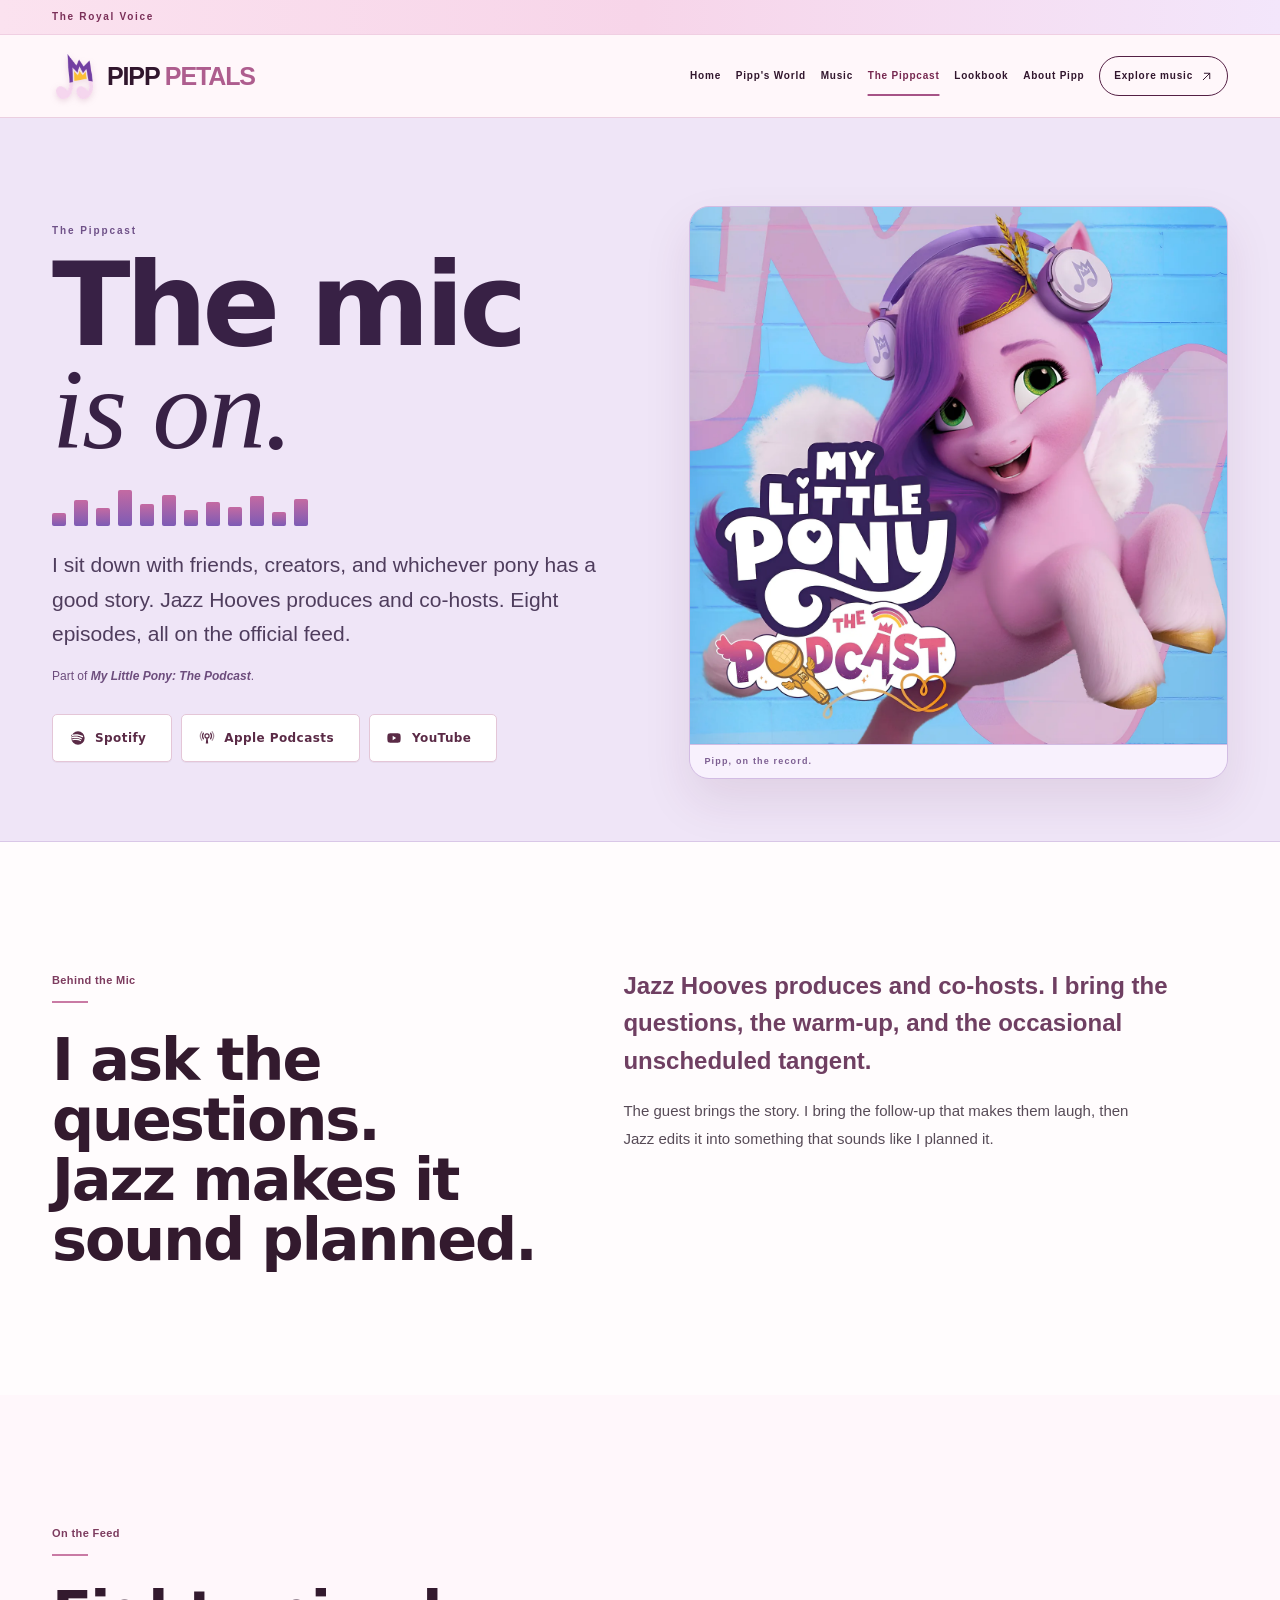
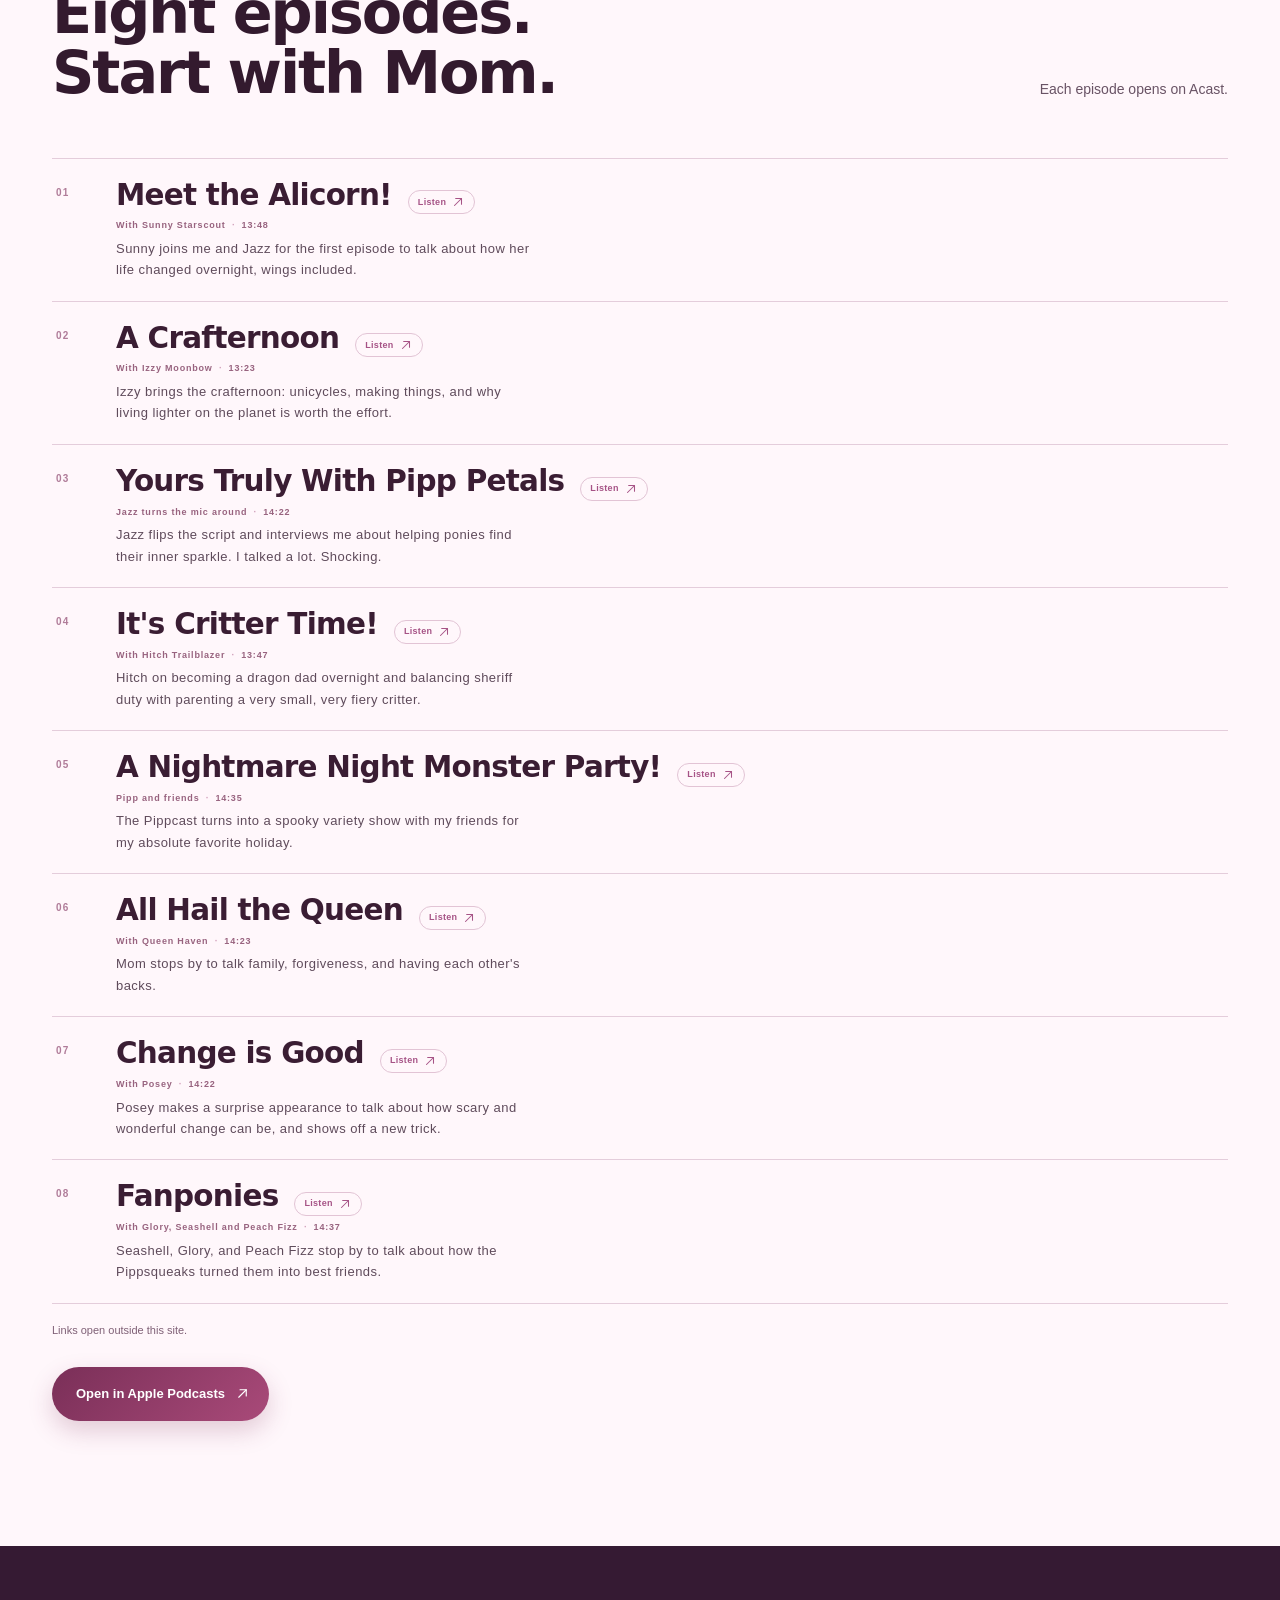
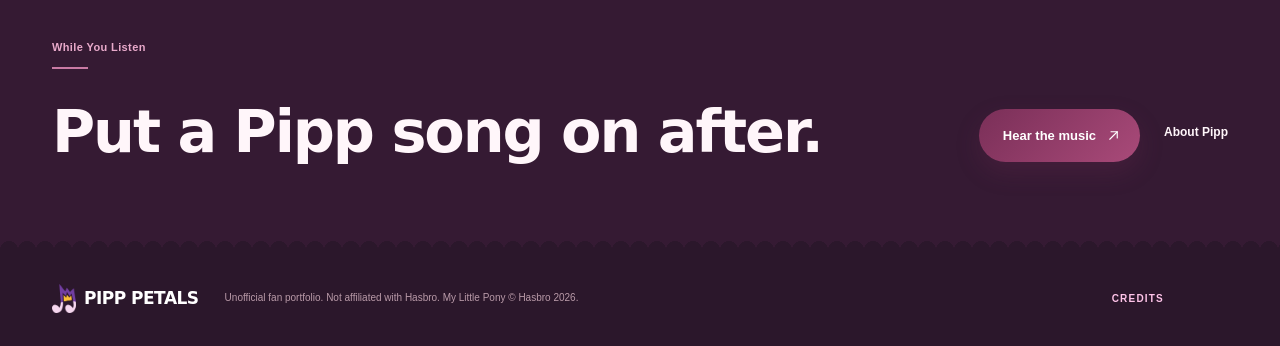
<file: podcast/index.html>
<!DOCTYPE html><html lang="en"> <head><meta charset="utf-8"><meta name="viewport" content="width=device-width, initial-scale=1"><meta name="theme-color" content="#fff7fa"><meta name="color-scheme" content="light"><meta name="description" content="The Pippcast with Pipp Petals. Conversations, guests, and Jazz Hooves as producer and co-host."><meta property="og:title" content="The Pippcast | Pipp Petals"><meta property="og:description" content="The Pippcast with Pipp Petals. Conversations, guests, and Jazz Hooves as producer and co-host."><meta property="og:type" content="website"><meta property="og:url" content="https://salfa12218899-hash.github.io/podcast/"><meta property="og:image" content="https://salfa12218899-hash.github.io/assets/media/og-cover.jpg"><meta property="og:image:width" content="1200"><meta property="og:image:height" content="630"><meta name="twitter:card" content="summary_large_image"><title>The Pippcast | Pipp Petals</title><link rel="canonical" href="https://salfa12218899-hash.github.io/podcast/"><link rel="icon" type="image/webp" href="/assets/media/pipp-cutiemark.webp"><link rel="apple-touch-icon" href="/assets/media/pipp-cutiemark.webp"><script>
      // Runs before paint: enables JS-only motion and guarantees that a
      // broken motion bundle can never leave content invisible.
      document.documentElement.classList.add('has-js', 'js');
      const failSafe = setTimeout(function () {
        if (!document.documentElement.classList.contains('motion-ready')) {
          document.documentElement.classList.add('motion-failed');
        }
      }, 2600);
      document.fonts?.ready.then(function () {
        clearTimeout(failSafe);
        document.documentElement.classList.add('fonts-ready');
        document.documentElement.classList.remove('motion-failed');
      });
    </script><link rel="stylesheet" href="/_astro/about.BOYUqMQH.css">
<link rel="stylesheet" href="/_astro/podcast.B_4LfRz-.css"></head> <body class="subpage podcast-page"> <div class="scroll-progress" aria-hidden="true"><span data-scroll-progress></span></div> <a class="skip-link" href="#main">Skip to content</a> <div class="topline" data-astro-cid-3ef6ksr2> <div class="shell" data-astro-cid-3ef6ksr2> <span data-astro-cid-3ef6ksr2>The Royal Voice</span> </div> </div> <header class="site-header" id="top" data-astro-cid-3ef6ksr2> <div class="shell nav-inner" data-astro-cid-3ef6ksr2> <a class="wordmark" href="/" aria-label="Pipp Petals, home" data-astro-cid-3ef6ksr2> <img class="brand-cutiemark" src="/assets/media/pipp-cutiemark.webp" alt="" width="45" height="55" decoding="async" data-astro-cid-3ef6ksr2> <span data-astro-cid-3ef6ksr2>PIPP <em data-astro-cid-3ef6ksr2>PETALS</em></span> </a> <nav class="main-nav" id="main-nav" aria-label="Main navigation" data-astro-cid-3ef6ksr2> <a href="/" data-nav="home" data-astro-cid-3ef6ksr2> Home </a><a href="/world/" data-nav="world" data-astro-cid-3ef6ksr2> Pipp&#39;s World </a><a href="/music/" data-nav="music" data-astro-cid-3ef6ksr2> Music </a><a href="/podcast/" data-nav="podcast" aria-current="page" data-astro-cid-3ef6ksr2> The Pippcast </a><a href="/lookbook/" data-nav="lookbook" data-astro-cid-3ef6ksr2> Lookbook </a><a href="/about/" data-nav="about" data-astro-cid-3ef6ksr2> About Pipp </a> <a class="nav-cta" href="/music/" data-astro-cid-3ef6ksr2>Explore music <svg class width="13" height="13" viewBox="0 0 24 24" fill="none" aria-hidden="true" focusable="false"> <g stroke="currentColor" stroke-width="1.8" stroke-linecap="round" stroke-linejoin="round"> <path d="M6 18 18 6"></path> <path d="M8 6h10v10"></path> </g>               </svg></a> </nav> <button class="menu-toggle" type="button" aria-expanded="false" aria-controls="mobile-nav" aria-label="Open navigation" data-astro-cid-3ef6ksr2> <span data-astro-cid-3ef6ksr2></span><span data-astro-cid-3ef6ksr2></span> </button> </div> </header> <!-- Mobile drawer: a real overlay, so it can never widen the document. --> <div class="mobile-nav" id="mobile-nav" data-open="false" role="dialog" aria-modal="true" aria-label="Site navigation" inert data-astro-cid-3ef6ksr2> <div class="mobile-nav-inner" data-astro-cid-3ef6ksr2> <p class="mobile-nav-eyebrow" data-astro-cid-3ef6ksr2>Menu</p> <nav aria-label="Mobile navigation" data-astro-cid-3ef6ksr2> <ul data-astro-cid-3ef6ksr2> <li style="--i:0" data-astro-cid-3ef6ksr2> <a href="/" data-astro-cid-3ef6ksr2> <span class="mobile-nav-index" data-astro-cid-3ef6ksr2>01</span> Home </a> </li><li style="--i:1" data-astro-cid-3ef6ksr2> <a href="/world/" data-astro-cid-3ef6ksr2> <span class="mobile-nav-index" data-astro-cid-3ef6ksr2>02</span> Pipp&#39;s World </a> </li><li style="--i:2" data-astro-cid-3ef6ksr2> <a href="/music/" data-astro-cid-3ef6ksr2> <span class="mobile-nav-index" data-astro-cid-3ef6ksr2>03</span> Music </a> </li><li style="--i:3" data-astro-cid-3ef6ksr2> <a href="/podcast/" aria-current="page" data-astro-cid-3ef6ksr2> <span class="mobile-nav-index" data-astro-cid-3ef6ksr2>04</span> The Pippcast </a> </li><li style="--i:4" data-astro-cid-3ef6ksr2> <a href="/lookbook/" data-astro-cid-3ef6ksr2> <span class="mobile-nav-index" data-astro-cid-3ef6ksr2>05</span> Lookbook </a> </li><li style="--i:5" data-astro-cid-3ef6ksr2> <a href="/about/" data-astro-cid-3ef6ksr2> <span class="mobile-nav-index" data-astro-cid-3ef6ksr2>06</span> About Pipp </a> </li> </ul> </nav> <a class="mobile-nav-cta" href="/music/" data-astro-cid-3ef6ksr2>Explore music <svg class width="16" height="16" viewBox="0 0 24 24" fill="none" aria-hidden="true" focusable="false"> <g stroke="currentColor" stroke-width="1.8" stroke-linecap="round" stroke-linejoin="round"> <path d="M6 18 18 6"></path> <path d="M8 6h10v10"></path> </g>               </svg></a> </div> </div>  <main id="main">  <section class="pod-hero" data-astro-cid-2sf3frmg> <div class="shell pod-hero-grid" data-astro-cid-2sf3frmg> <div class="pod-hero-copy reveal-text" data-astro-cid-2sf3frmg> <p class="pod-eyebrow" data-astro-cid-2sf3frmg>The Pippcast</p> <h1 class="text-display" data-astro-cid-2sf3frmg>The mic<br data-astro-cid-2sf3frmg><span class="pod-accent" data-astro-cid-2sf3frmg>is on.</span></h1> <div class="pod-wave" aria-hidden="true" data-astro-cid-2sf3frmg> <i data-astro-cid-2sf3frmg></i><i data-astro-cid-2sf3frmg></i><i data-astro-cid-2sf3frmg></i><i data-astro-cid-2sf3frmg></i><i data-astro-cid-2sf3frmg></i><i data-astro-cid-2sf3frmg></i><i data-astro-cid-2sf3frmg></i><i data-astro-cid-2sf3frmg></i><i data-astro-cid-2sf3frmg></i><i data-astro-cid-2sf3frmg></i><i data-astro-cid-2sf3frmg></i><i data-astro-cid-2sf3frmg></i> </div> <p class="pod-lead" data-astro-cid-2sf3frmg>I sit down with friends, creators, and whichever pony has a good story. Jazz Hooves produces and co-hosts. Eight episodes, all on the official feed.</p> <p class="pod-official" data-astro-cid-2sf3frmg>Part of <em data-astro-cid-2sf3frmg>My Little Pony: The Podcast</em>.</p> <div class="pod-platforms" data-astro-cid-2sf3frmg> <wa-button class="service spotify" href="https://open.spotify.com/show/6CRrJgFaBD532vAKhzbvcj" target="_blank" rel="noopener noreferrer" appearance="outlined" size="m" data-astro-cid-2sf3frmg="true"> <span slot="start" class="service-icon" data-astro-cid-2sf3frmg><svg class width="16" height="16" viewBox="0 0 24 24" fill="none" aria-hidden="true" focusable="false">         <g fill="currentColor"> <path d="M12 2a10 10 0 1 0 0 20 10 10 0 0 0 0-20Zm4.6 14.4a.8.8 0 0 1-1.1.26c-3-1.84-6.8-2.25-11.26-1.23a.8.8 0 1 1-.36-1.56c4.88-1.12 9.07-.65 12.45 1.41.38.23.5.73.27 1.12Zm1.23-2.74a1 1 0 0 1-1.37.33c-3.43-2.1-8.66-2.72-12.72-1.49a1 1 0 0 1-.58-1.91c4.64-1.41 10.4-.71 14.34 1.7a1 1 0 0 1 .33 1.37Zm.1-2.85C13.9 8.42 7.3 8.2 3.38 9.39a1.2 1.2 0 0 1-.7-2.3c4.5-1.36 11.79-1.1 16.43 1.66a1.2 1.2 0 0 1-1.23 2.06Z"></path> </g>       </svg></span>
Spotify
</wa-button> <wa-button class="service apple" href="https://podcasts.apple.com/us/podcast/my-little-pony-the-podcast/id1644204782" target="_blank" rel="noopener noreferrer" appearance="outlined" size="m" data-astro-cid-2sf3frmg="true"> <span slot="start" class="service-icon" data-astro-cid-2sf3frmg><svg class width="16" height="16" viewBox="0 0 24 24" fill="none" aria-hidden="true" focusable="false">          <g stroke="currentColor" stroke-width="1.8" stroke-linecap="round"> <circle cx="12" cy="9" r="3.1"></circle> <path d="M6.6 4.8a7.6 7.6 0 0 0 0 8.4M17.4 4.8a7.6 7.6 0 0 1 0 8.4"></path> <path d="M4.2 2.6a11 11 0 0 0 0 12.8M19.8 2.6a11 11 0 0 1 0 12.8" opacity=".55"></path> <path d="M11 12.2h2l.8 8.2h-3.6l.8-8.2Z" fill="currentColor" stroke="none"></path> </g>      </svg></span>
Apple Podcasts
</wa-button> <wa-button class="service youtube" href="https://www.youtube.com/playlist?list=PLUnS6VWqJBaaxCTsATxuhY6-9mDxFmNW9" target="_blank" rel="noopener noreferrer" appearance="outlined" size="m" data-astro-cid-2sf3frmg="true"> <span slot="start" class="service-icon" data-astro-cid-2sf3frmg><svg class width="16" height="16" viewBox="0 0 24 24" fill="none" aria-hidden="true" focusable="false">           <g fill="currentColor"> <path d="M21.6 7.2a2.6 2.6 0 0 0-1.83-1.84C18.15 4.93 12 4.93 12 4.93s-6.15 0-7.77.43A2.6 2.6 0 0 0 2.4 7.2 27.2 27.2 0 0 0 2 12a27.2 27.2 0 0 0 .4 4.8 2.6 2.6 0 0 0 1.83 1.84c1.62.43 7.77.43 7.77.43s6.15 0 7.77-.43a2.6 2.6 0 0 0 1.83-1.84A27.2 27.2 0 0 0 22 12a27.2 27.2 0 0 0-.4-4.8ZM10 15.2V8.8l5.2 3.2-5.2 3.2Z"></path> </g>     </svg></span>
YouTube
</wa-button> </div> </div> <figure class="pod-art reveal-image" data-astro-cid-2sf3frmg> <img src="/assets/media/pipp-podcast.webp" width="1400" height="1400" alt="The Pippcast artwork: Pipp Petals in purple headphones" fetchpriority="high" decoding="async" data-astro-cid-2sf3frmg> <figcaption data-astro-cid-2sf3frmg>Pipp, on the record.</figcaption> </figure> </div> </section> <section class="section pod-story" data-astro-cid-2sf3frmg> <div class="shell pod-story-grid" data-astro-cid-2sf3frmg> <div data-astro-cid-2sf3frmg> <span class="section-label" data-astro-cid-2sf3frmg>Behind the Mic</span> <h2 data-astro-cid-2sf3frmg>I ask the questions. Jazz makes it sound planned.</h2> </div> <div class="pod-story-copy reveal-text" data-astro-cid-2sf3frmg> <p class="lead" data-astro-cid-2sf3frmg>Jazz Hooves produces and co-hosts. I bring the questions, the warm-up, and the occasional unscheduled tangent.</p> <p data-astro-cid-2sf3frmg>The guest brings the story. I bring the follow-up that makes them laugh, then Jazz edits it into something that sounds like I planned it.</p> </div> </div> </section> <section class="section pod-episodes" data-astro-cid-2sf3frmg> <div class="shell" data-astro-cid-2sf3frmg> <div class="section-intro reveal-text" data-astro-cid-2sf3frmg> <div data-astro-cid-2sf3frmg> <span class="section-label" data-astro-cid-2sf3frmg>On the Feed</span> <h2 data-astro-cid-2sf3frmg>Eight episodes. Start with Mom.</h2> </div> <p data-astro-cid-2sf3frmg>Each episode opens on Acast.</p> </div> <ol class="episode-list" data-astro-cid-2sf3frmg> <li class="reveal-text" data-astro-cid-2sf3frmg> <a href="https://shows.acast.com/my-little-pony/episodes/meet-the-alicorn" target="_blank" rel="noopener noreferrer" data-astro-cid-2sf3frmg> <span class="episode-num" data-astro-cid-2sf3frmg>01</span> <span class="episode-body" data-astro-cid-2sf3frmg> <span class="episode-head" data-astro-cid-2sf3frmg><strong data-astro-cid-2sf3frmg>Meet the Alicorn!</strong><span class="episode-open" data-astro-cid-2sf3frmg><span class="episode-open-label" data-astro-cid-2sf3frmg>Listen</span> <svg class width="14" height="14" viewBox="0 0 24 24" fill="none" aria-hidden="true" focusable="false"> <g stroke="currentColor" stroke-width="1.8" stroke-linecap="round" stroke-linejoin="round"> <path d="M6 18 18 6"></path> <path d="M8 6h10v10"></path> </g>               </svg></span></span> <span class="episode-meta" data-astro-cid-2sf3frmg>With Sunny Starscout <b aria-hidden="true" data-astro-cid-2sf3frmg>·</b> 13:48</span> <span class="episode-desc" data-astro-cid-2sf3frmg>Sunny joins me and Jazz for the first episode to talk about how her life changed overnight, wings included.</span> </span> </a> </li> <li class="reveal-text" data-astro-cid-2sf3frmg> <a href="https://shows.acast.com/my-little-pony/episodes/a-crafternoon-with-izzy-moonbow" target="_blank" rel="noopener noreferrer" data-astro-cid-2sf3frmg> <span class="episode-num" data-astro-cid-2sf3frmg>02</span> <span class="episode-body" data-astro-cid-2sf3frmg> <span class="episode-head" data-astro-cid-2sf3frmg><strong data-astro-cid-2sf3frmg>A Crafternoon</strong><span class="episode-open" data-astro-cid-2sf3frmg><span class="episode-open-label" data-astro-cid-2sf3frmg>Listen</span> <svg class width="14" height="14" viewBox="0 0 24 24" fill="none" aria-hidden="true" focusable="false"> <g stroke="currentColor" stroke-width="1.8" stroke-linecap="round" stroke-linejoin="round"> <path d="M6 18 18 6"></path> <path d="M8 6h10v10"></path> </g>               </svg></span></span> <span class="episode-meta" data-astro-cid-2sf3frmg>With Izzy Moonbow <b aria-hidden="true" data-astro-cid-2sf3frmg>·</b> 13:23</span> <span class="episode-desc" data-astro-cid-2sf3frmg>Izzy brings the crafternoon: unicycles, making things, and why living lighter on the planet is worth the effort.</span> </span> </a> </li> <li class="reveal-text" data-astro-cid-2sf3frmg> <a href="https://shows.acast.com/my-little-pony/episodes/yours-truly-with-pipp-petals" target="_blank" rel="noopener noreferrer" data-astro-cid-2sf3frmg> <span class="episode-num" data-astro-cid-2sf3frmg>03</span> <span class="episode-body" data-astro-cid-2sf3frmg> <span class="episode-head" data-astro-cid-2sf3frmg><strong data-astro-cid-2sf3frmg>Yours Truly With Pipp Petals</strong><span class="episode-open" data-astro-cid-2sf3frmg><span class="episode-open-label" data-astro-cid-2sf3frmg>Listen</span> <svg class width="14" height="14" viewBox="0 0 24 24" fill="none" aria-hidden="true" focusable="false"> <g stroke="currentColor" stroke-width="1.8" stroke-linecap="round" stroke-linejoin="round"> <path d="M6 18 18 6"></path> <path d="M8 6h10v10"></path> </g>               </svg></span></span> <span class="episode-meta" data-astro-cid-2sf3frmg>Jazz turns the mic around <b aria-hidden="true" data-astro-cid-2sf3frmg>·</b> 14:22</span> <span class="episode-desc" data-astro-cid-2sf3frmg>Jazz flips the script and interviews me about helping ponies find their inner sparkle. I talked a lot. Shocking.</span> </span> </a> </li> <li class="reveal-text" data-astro-cid-2sf3frmg> <a href="https://shows.acast.com/my-little-pony/episodes/its-critter-time-with-hitch-trailblazer" target="_blank" rel="noopener noreferrer" data-astro-cid-2sf3frmg> <span class="episode-num" data-astro-cid-2sf3frmg>04</span> <span class="episode-body" data-astro-cid-2sf3frmg> <span class="episode-head" data-astro-cid-2sf3frmg><strong data-astro-cid-2sf3frmg>It's Critter Time!</strong><span class="episode-open" data-astro-cid-2sf3frmg><span class="episode-open-label" data-astro-cid-2sf3frmg>Listen</span> <svg class width="14" height="14" viewBox="0 0 24 24" fill="none" aria-hidden="true" focusable="false"> <g stroke="currentColor" stroke-width="1.8" stroke-linecap="round" stroke-linejoin="round"> <path d="M6 18 18 6"></path> <path d="M8 6h10v10"></path> </g>               </svg></span></span> <span class="episode-meta" data-astro-cid-2sf3frmg>With Hitch Trailblazer <b aria-hidden="true" data-astro-cid-2sf3frmg>·</b> 13:47</span> <span class="episode-desc" data-astro-cid-2sf3frmg>Hitch on becoming a dragon dad overnight and balancing sheriff duty with parenting a very small, very fiery critter.</span> </span> </a> </li> <li class="reveal-text" data-astro-cid-2sf3frmg> <a href="https://shows.acast.com/my-little-pony/episodes/a-nightmare-night-monster-party" target="_blank" rel="noopener noreferrer" data-astro-cid-2sf3frmg> <span class="episode-num" data-astro-cid-2sf3frmg>05</span> <span class="episode-body" data-astro-cid-2sf3frmg> <span class="episode-head" data-astro-cid-2sf3frmg><strong data-astro-cid-2sf3frmg>A Nightmare Night Monster Party!</strong><span class="episode-open" data-astro-cid-2sf3frmg><span class="episode-open-label" data-astro-cid-2sf3frmg>Listen</span> <svg class width="14" height="14" viewBox="0 0 24 24" fill="none" aria-hidden="true" focusable="false"> <g stroke="currentColor" stroke-width="1.8" stroke-linecap="round" stroke-linejoin="round"> <path d="M6 18 18 6"></path> <path d="M8 6h10v10"></path> </g>               </svg></span></span> <span class="episode-meta" data-astro-cid-2sf3frmg>Pipp and friends <b aria-hidden="true" data-astro-cid-2sf3frmg>·</b> 14:35</span> <span class="episode-desc" data-astro-cid-2sf3frmg>The Pippcast turns into a spooky variety show with my friends for my absolute favorite holiday.</span> </span> </a> </li> <li class="reveal-text" data-astro-cid-2sf3frmg> <a href="https://shows.acast.com/my-little-pony/episodes/all-hail-the-queen-with-queen-haven" target="_blank" rel="noopener noreferrer" data-astro-cid-2sf3frmg> <span class="episode-num" data-astro-cid-2sf3frmg>06</span> <span class="episode-body" data-astro-cid-2sf3frmg> <span class="episode-head" data-astro-cid-2sf3frmg><strong data-astro-cid-2sf3frmg>All Hail the Queen</strong><span class="episode-open" data-astro-cid-2sf3frmg><span class="episode-open-label" data-astro-cid-2sf3frmg>Listen</span> <svg class width="14" height="14" viewBox="0 0 24 24" fill="none" aria-hidden="true" focusable="false"> <g stroke="currentColor" stroke-width="1.8" stroke-linecap="round" stroke-linejoin="round"> <path d="M6 18 18 6"></path> <path d="M8 6h10v10"></path> </g>               </svg></span></span> <span class="episode-meta" data-astro-cid-2sf3frmg>With Queen Haven <b aria-hidden="true" data-astro-cid-2sf3frmg>·</b> 14:23</span> <span class="episode-desc" data-astro-cid-2sf3frmg>Mom stops by to talk family, forgiveness, and having each other's backs.</span> </span> </a> </li> <li class="reveal-text" data-astro-cid-2sf3frmg> <a href="https://shows.acast.com/my-little-pony/episodes/change-is-good" target="_blank" rel="noopener noreferrer" data-astro-cid-2sf3frmg> <span class="episode-num" data-astro-cid-2sf3frmg>07</span> <span class="episode-body" data-astro-cid-2sf3frmg> <span class="episode-head" data-astro-cid-2sf3frmg><strong data-astro-cid-2sf3frmg>Change is Good</strong><span class="episode-open" data-astro-cid-2sf3frmg><span class="episode-open-label" data-astro-cid-2sf3frmg>Listen</span> <svg class width="14" height="14" viewBox="0 0 24 24" fill="none" aria-hidden="true" focusable="false"> <g stroke="currentColor" stroke-width="1.8" stroke-linecap="round" stroke-linejoin="round"> <path d="M6 18 18 6"></path> <path d="M8 6h10v10"></path> </g>               </svg></span></span> <span class="episode-meta" data-astro-cid-2sf3frmg>With Posey <b aria-hidden="true" data-astro-cid-2sf3frmg>·</b> 14:22</span> <span class="episode-desc" data-astro-cid-2sf3frmg>Posey makes a surprise appearance to talk about how scary and wonderful change can be, and shows off a new trick.</span> </span> </a> </li> <li class="reveal-text" data-astro-cid-2sf3frmg> <a href="https://shows.acast.com/my-little-pony/episodes/fanponies" target="_blank" rel="noopener noreferrer" data-astro-cid-2sf3frmg> <span class="episode-num" data-astro-cid-2sf3frmg>08</span> <span class="episode-body" data-astro-cid-2sf3frmg> <span class="episode-head" data-astro-cid-2sf3frmg><strong data-astro-cid-2sf3frmg>Fanponies</strong><span class="episode-open" data-astro-cid-2sf3frmg><span class="episode-open-label" data-astro-cid-2sf3frmg>Listen</span> <svg class width="14" height="14" viewBox="0 0 24 24" fill="none" aria-hidden="true" focusable="false"> <g stroke="currentColor" stroke-width="1.8" stroke-linecap="round" stroke-linejoin="round"> <path d="M6 18 18 6"></path> <path d="M8 6h10v10"></path> </g>               </svg></span></span> <span class="episode-meta" data-astro-cid-2sf3frmg>With Glory, Seashell and Peach Fizz <b aria-hidden="true" data-astro-cid-2sf3frmg>·</b> 14:37</span> <span class="episode-desc" data-astro-cid-2sf3frmg>Seashell, Glory, and Peach Fizz stop by to talk about how the Pippsqueaks turned them into best friends.</span> </span> </a> </li> </ol> <p class="pod-external-note" data-astro-cid-2sf3frmg>Links open outside this site.</p> <div class="pod-feed-link" data-astro-cid-2sf3frmg> <a class="pill-link" href="https://podcasts.apple.com/us/podcast/my-little-pony-the-podcast/id1644204782" target="_blank" rel="noopener noreferrer" data-astro-cid-2sf3frmg>Open in Apple Podcasts <svg class width="15" height="15" viewBox="0 0 24 24" fill="none" aria-hidden="true" focusable="false"> <g stroke="currentColor" stroke-width="1.8" stroke-linecap="round" stroke-linejoin="round"> <path d="M6 18 18 6"></path> <path d="M8 6h10v10"></path> </g>               </svg></a> </div> </div> </section> <section class="pod-cta" data-astro-cid-2sf3frmg> <div class="shell pod-cta-inner" data-astro-cid-2sf3frmg> <div data-astro-cid-2sf3frmg> <p class="section-label" data-astro-cid-2sf3frmg>While You Listen</p> <h2 data-astro-cid-2sf3frmg>Put a Pipp song on after.</h2> </div> <div class="pod-cta-actions" data-astro-cid-2sf3frmg> <a class="pill-link" href="/music/" data-astro-cid-2sf3frmg>Hear the music <svg class width="15" height="15" viewBox="0 0 24 24" fill="none" aria-hidden="true" focusable="false"> <g stroke="currentColor" stroke-width="1.8" stroke-linecap="round" stroke-linejoin="round"> <path d="M6 18 18 6"></path> <path d="M8 6h10v10"></path> </g>               </svg></a> <a class="text-link" href="/about/" data-astro-cid-2sf3frmg>About Pipp</a> </div> </div> </section> <script type="module" src="/_astro/podcast.astro_astro_type_script_index_0_lang.BOJGhaaP.js"></script>  </main> <footer class="footer" data-astro-cid-sz7xmlte> <div class="shell footer-inner" data-astro-cid-sz7xmlte> <a href="/" class="footer-brand" aria-label="Pipp Petals, home" data-astro-cid-sz7xmlte> <img src="/assets/media/pipp-cutiemark.webp" alt="" width="24" height="30" loading="lazy" decoding="async" data-astro-cid-sz7xmlte>
PIPP PETALS
</a> <p class="footer-line" data-astro-cid-sz7xmlte>
Unofficial fan portfolio. Not affiliated with Hasbro. My Little Pony © Hasbro 2026.
</p> <a class="footer-credits" href="/credits/" data-astro-cid-sz7xmlte>Credits</a> </div> </footer>  <button class="back-top" type="button" aria-label="Back to top"> <svg class="back-top-ring" viewBox="0 0 48 48" aria-hidden="true" focusable="false"> <circle class="back-top-track" cx="24" cy="24" r="21"></circle> <circle class="back-top-fill" cx="24" cy="24" r="21"></circle> </svg> <svg class width="18" height="18" viewBox="0 0 24 24" fill="none" aria-hidden="true" focusable="false">   <g stroke="currentColor" stroke-width="1.8" stroke-linecap="round" stroke-linejoin="round"> <path d="M12 20V5"></path> <path d="m6 11 6-6 6 6"></path> </g>             </svg> </button> <script type="module" src="/_astro/Base.astro_astro_type_script_index_0_lang.O_CuL3tg.js"></script> </body> </html>
</file>
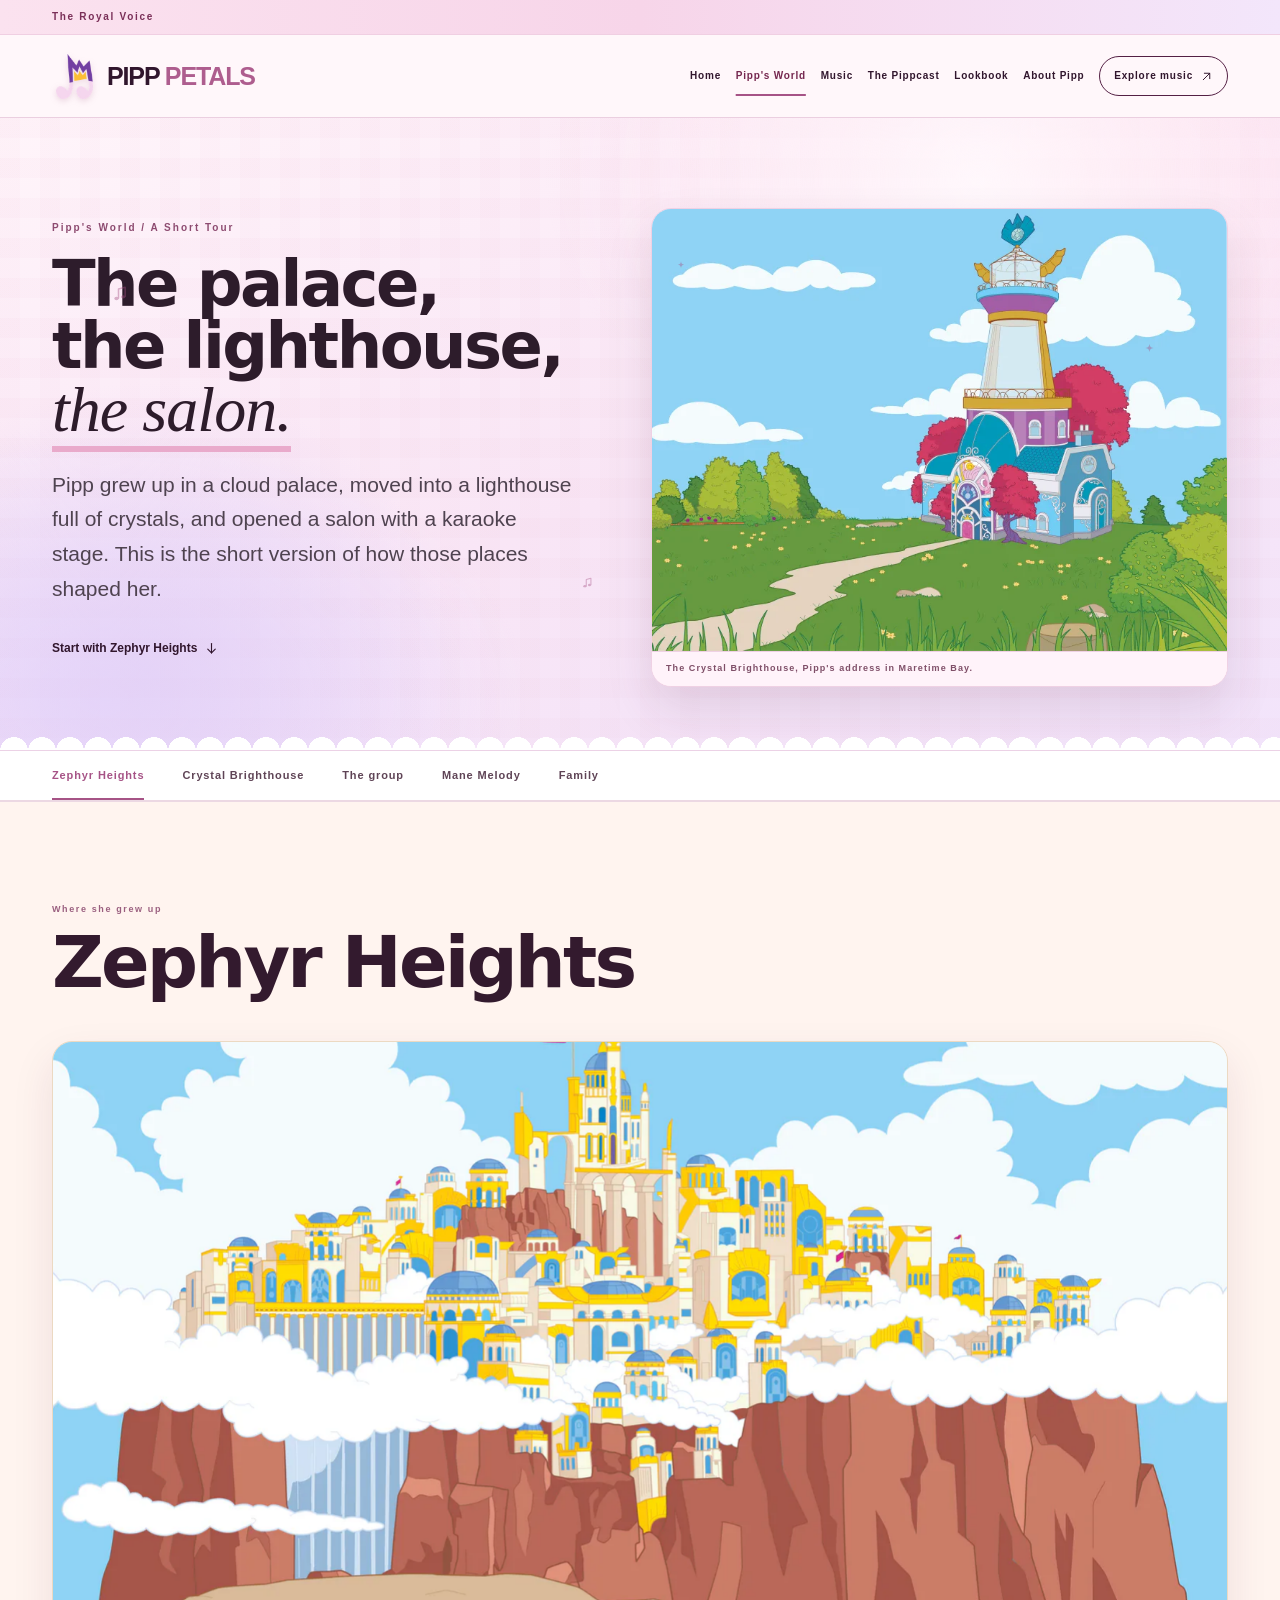
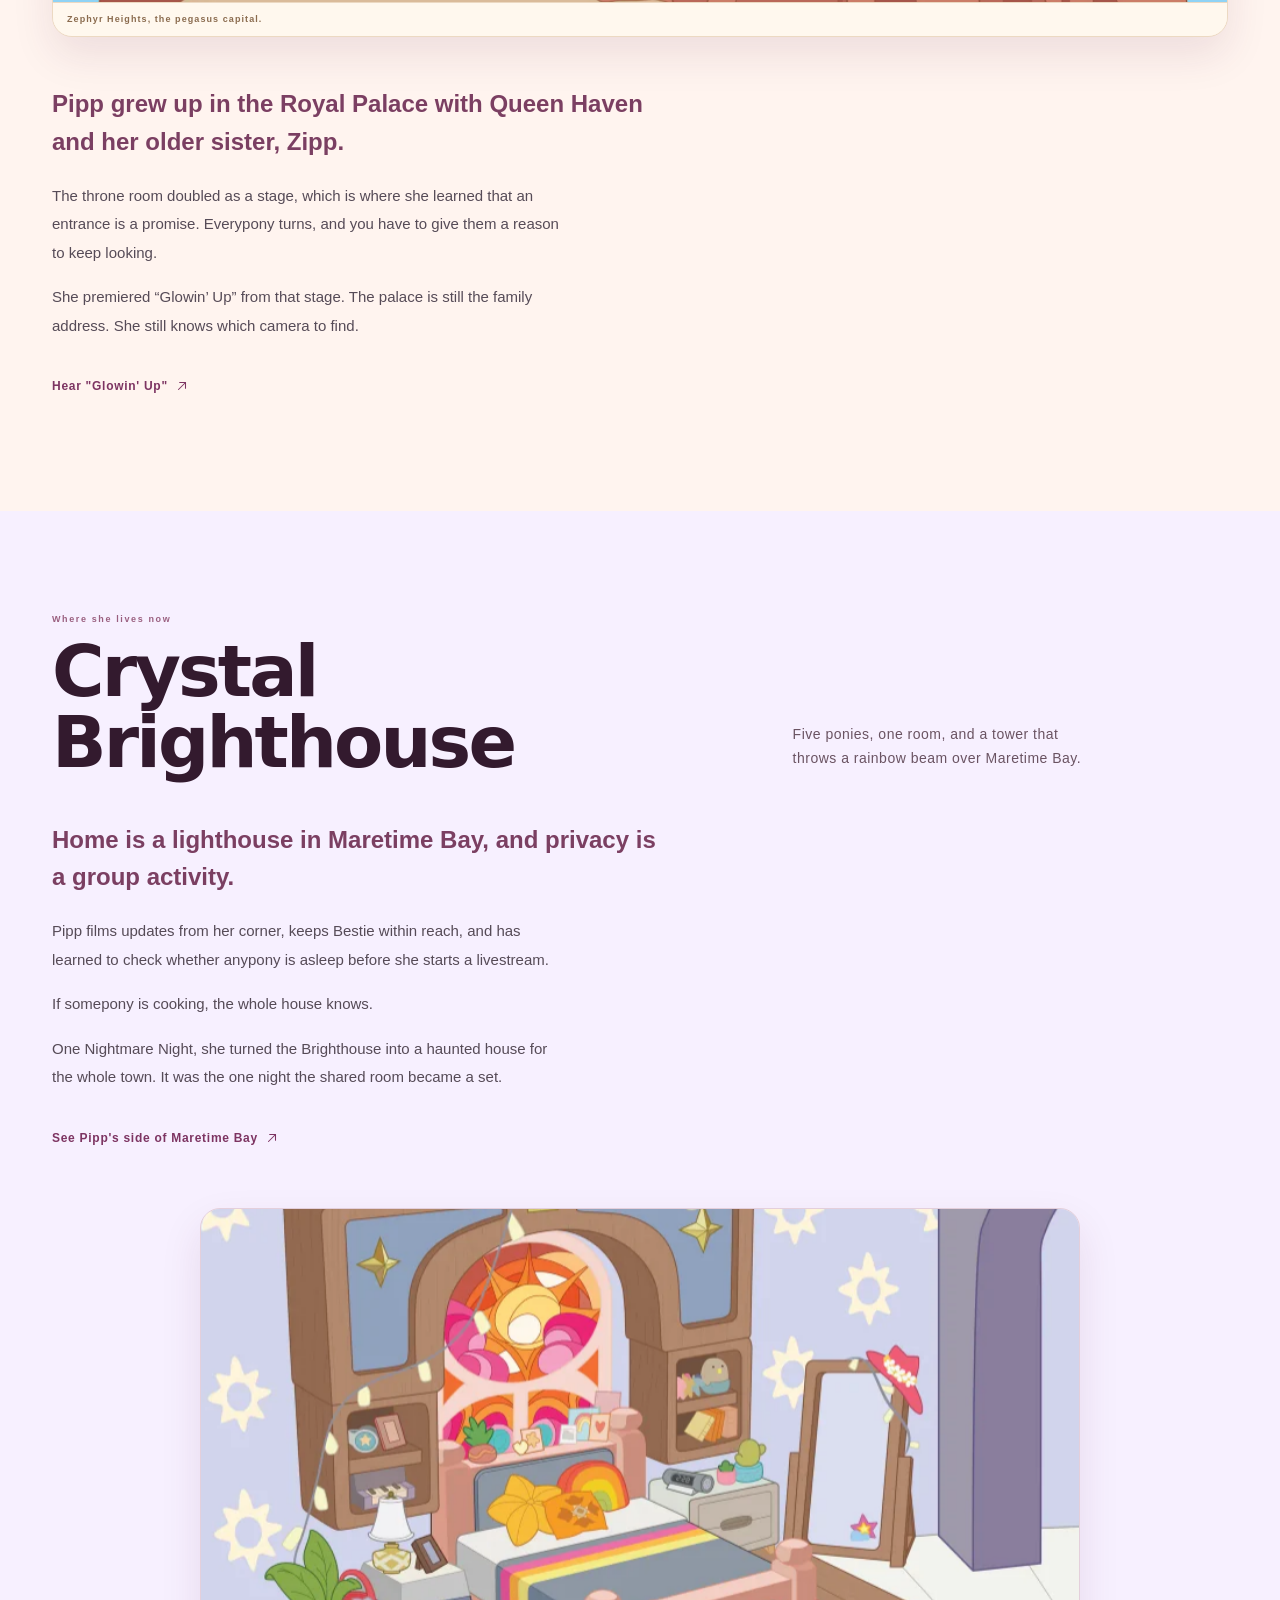
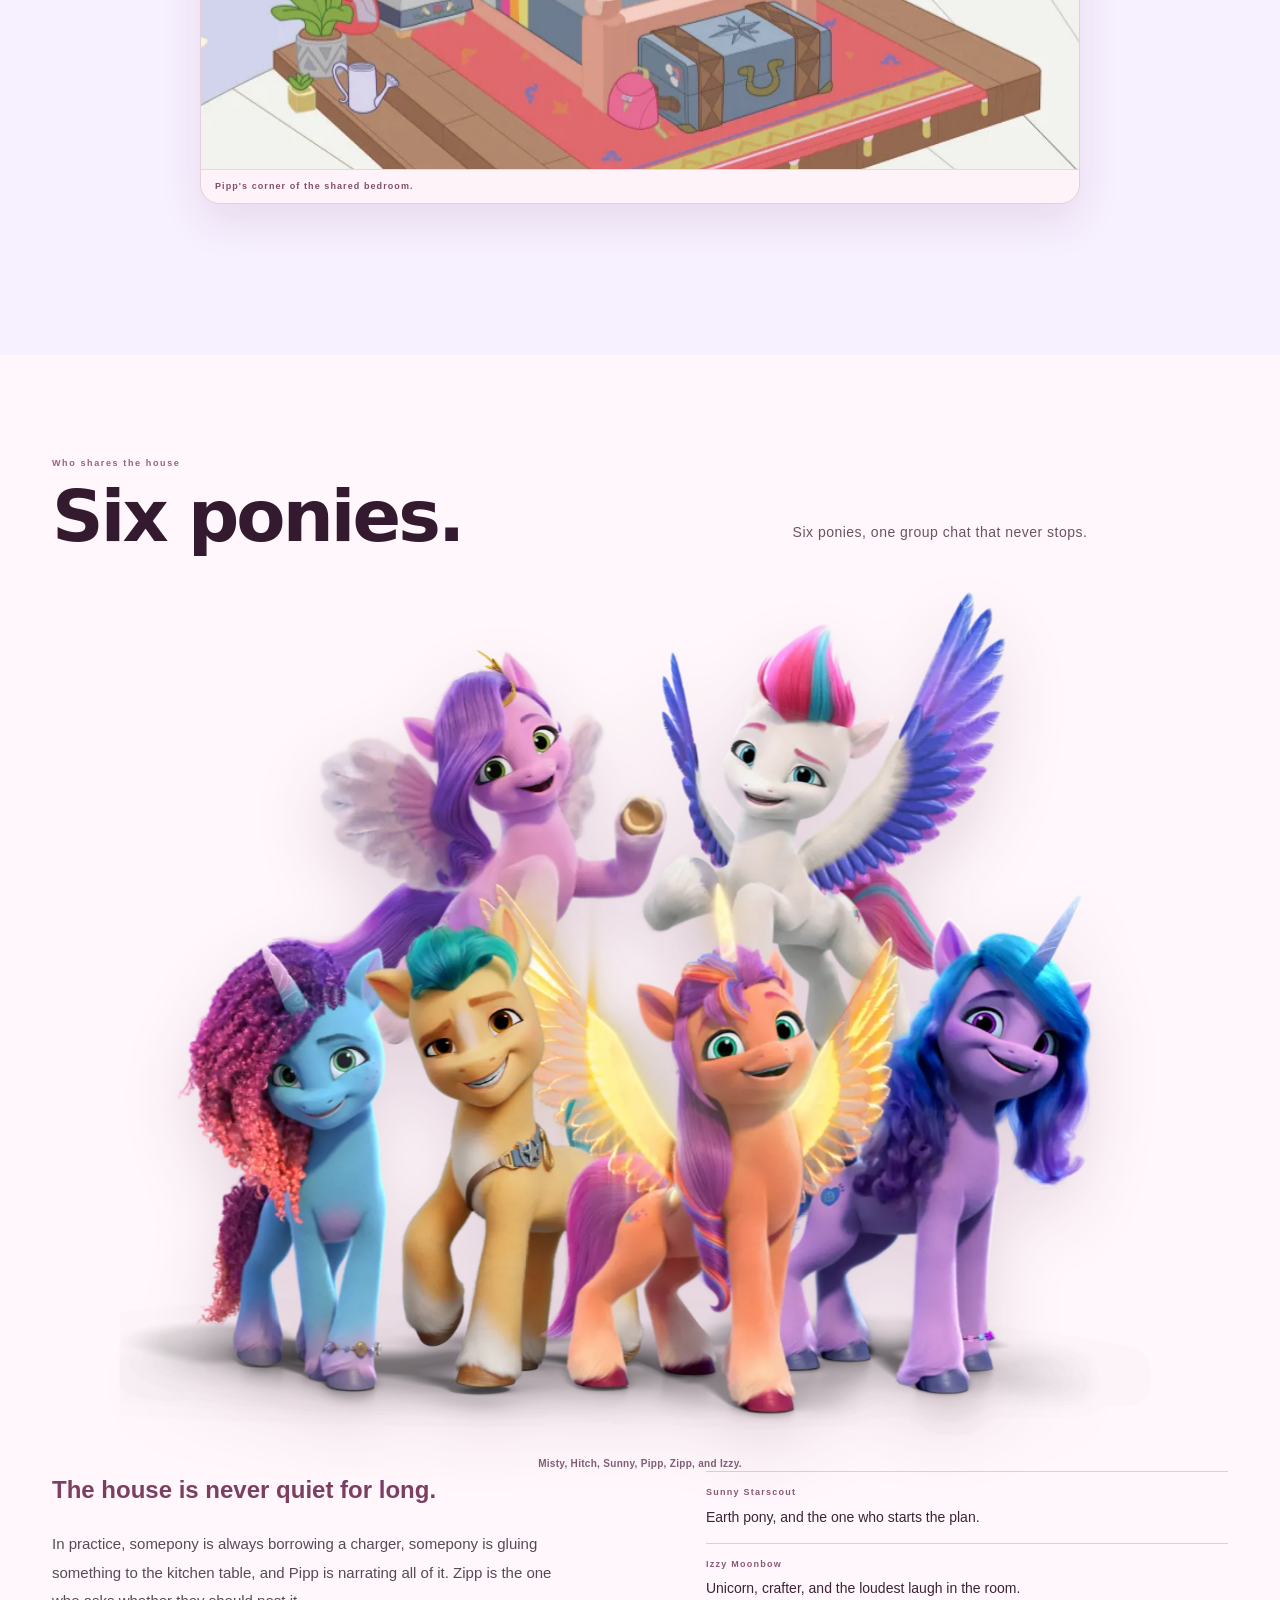
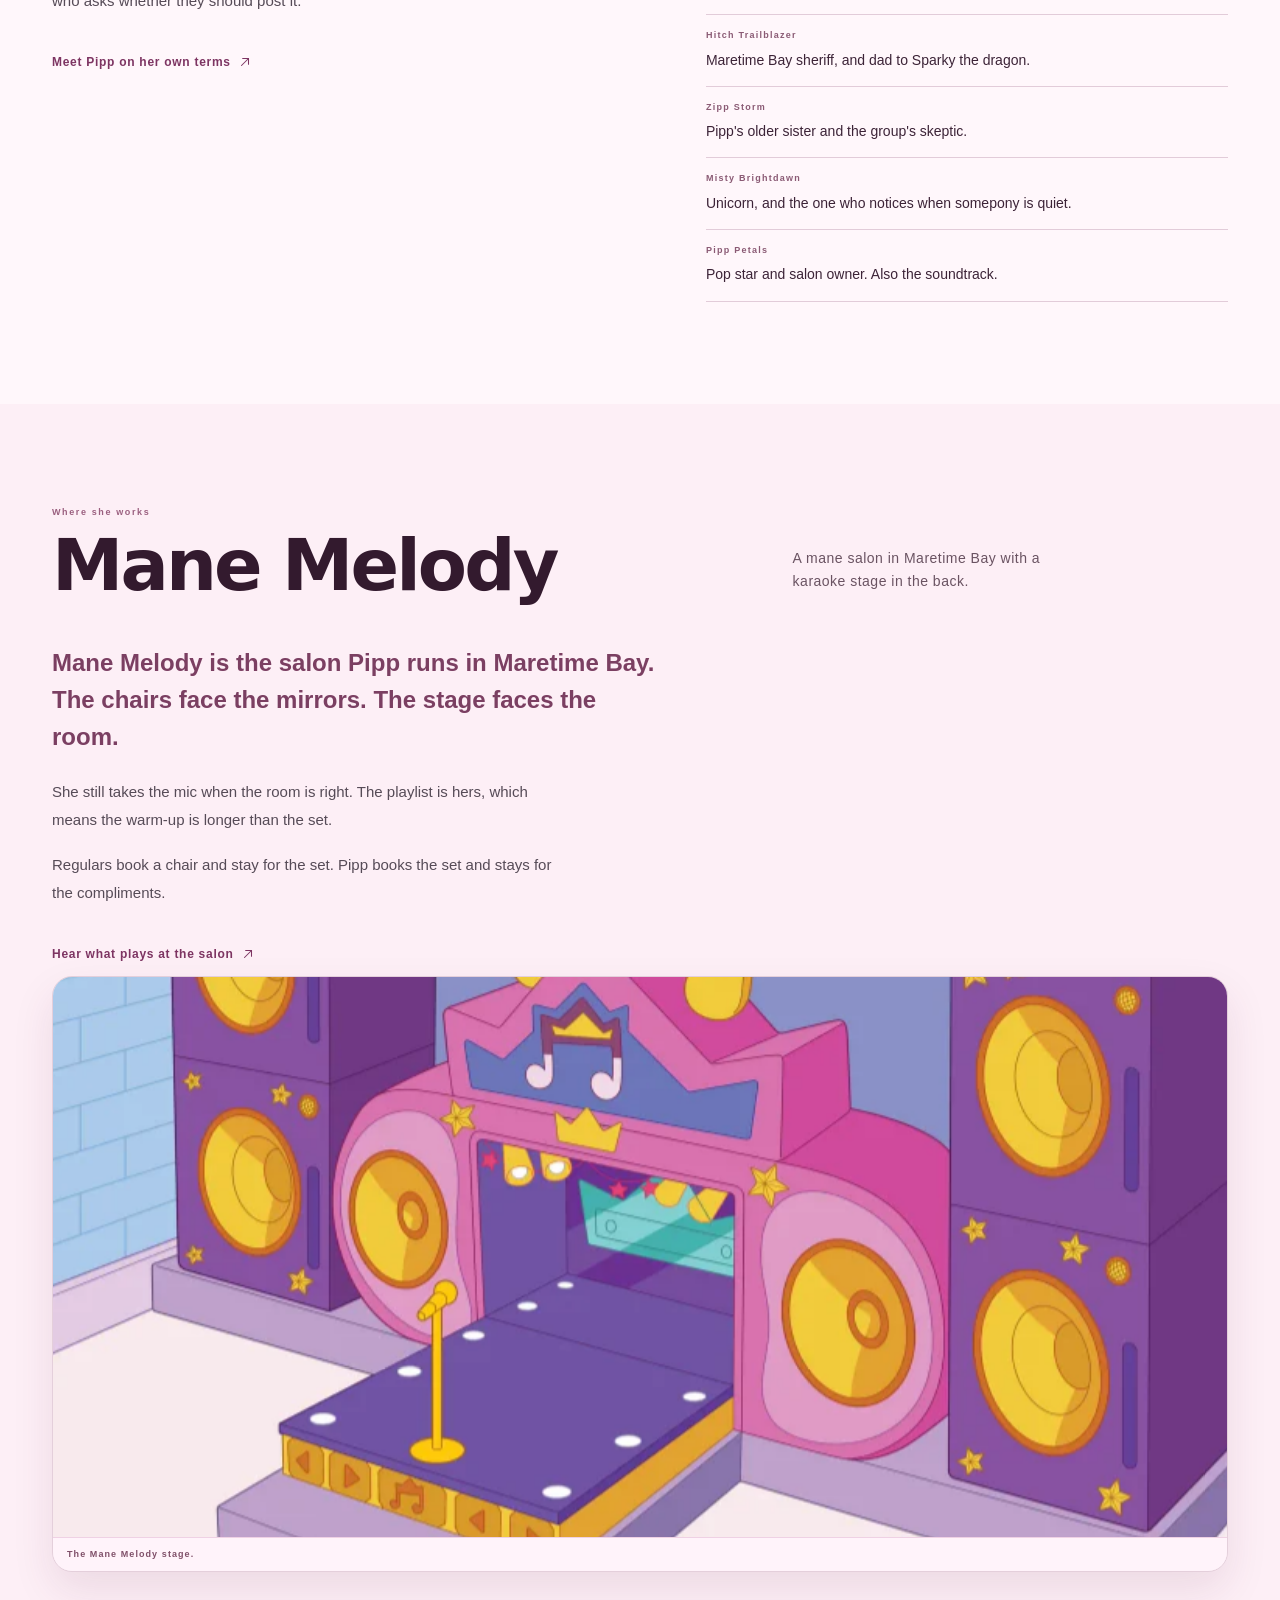
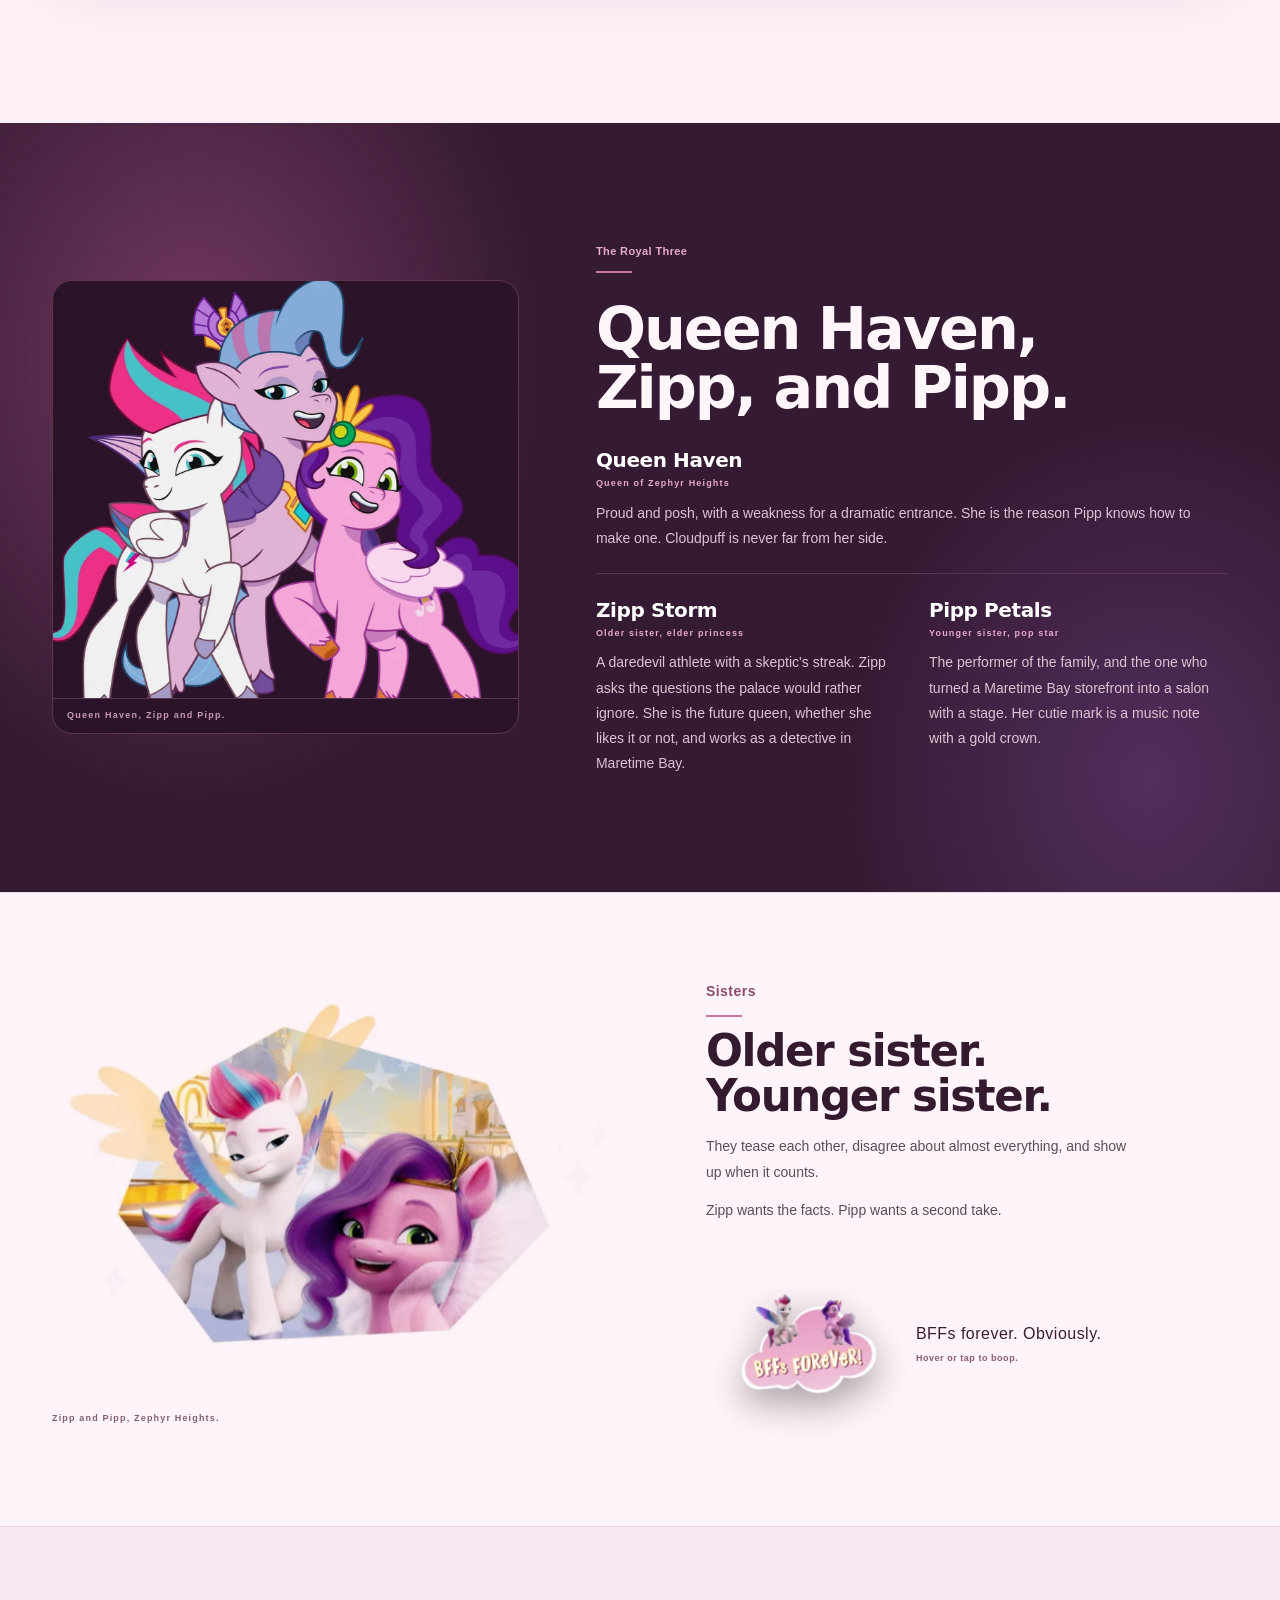
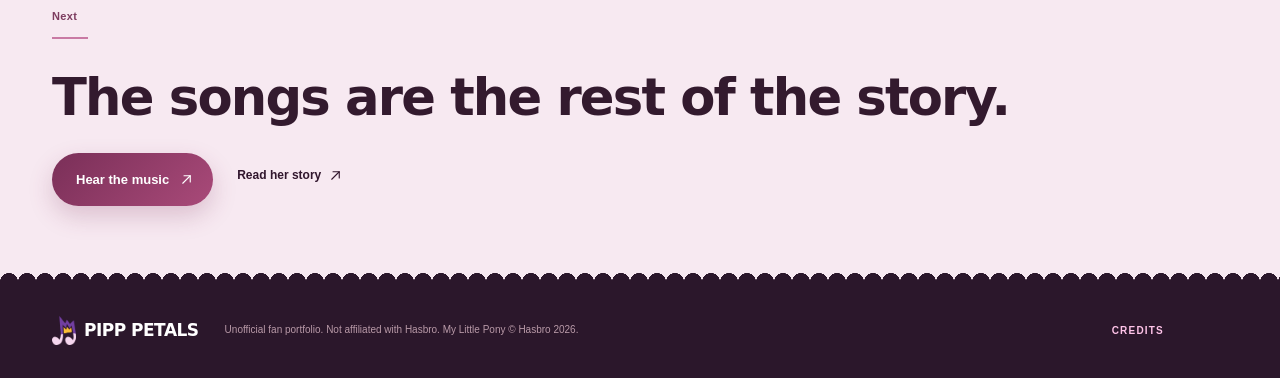
<file: world/index.html>
<!DOCTYPE html><html lang="en"> <head><meta charset="utf-8"><meta name="viewport" content="width=device-width, initial-scale=1"><meta name="theme-color" content="#fff7fa"><meta name="color-scheme" content="light"><meta name="description" content="The places behind Pipp Petals: the Royal Palace in Zephyr Heights, the Crystal Brighthouse in Maretime Bay, Mane Melody, the group, Queen Haven and Zipp Storm."><meta property="og:title" content="Pipp's World | Zephyr Heights, the Crystal Brighthouse and Mane Melody"><meta property="og:description" content="The places behind Pipp Petals: the Royal Palace in Zephyr Heights, the Crystal Brighthouse in Maretime Bay, Mane Melody, the group, Queen Haven and Zipp Storm."><meta property="og:type" content="website"><meta property="og:url" content="https://salfa12218899-hash.github.io/world/"><meta property="og:image" content="https://salfa12218899-hash.github.io/assets/media/og-cover.jpg"><meta property="og:image:width" content="1200"><meta property="og:image:height" content="630"><meta name="twitter:card" content="summary_large_image"><title>Pipp&#39;s World | Zephyr Heights, the Crystal Brighthouse and Mane Melody</title><link rel="canonical" href="https://salfa12218899-hash.github.io/world/"><link rel="icon" type="image/webp" href="/assets/media/pipp-cutiemark.webp"><link rel="apple-touch-icon" href="/assets/media/pipp-cutiemark.webp"><script>
      // Runs before paint: enables JS-only motion and guarantees that a
      // broken motion bundle can never leave content invisible.
      document.documentElement.classList.add('has-js', 'js');
      const failSafe = setTimeout(function () {
        if (!document.documentElement.classList.contains('motion-ready')) {
          document.documentElement.classList.add('motion-failed');
        }
      }, 2600);
      document.fonts?.ready.then(function () {
        clearTimeout(failSafe);
        document.documentElement.classList.add('fonts-ready');
        document.documentElement.classList.remove('motion-failed');
      });
    </script><link rel="stylesheet" href="/_astro/gallery.cPPnkASS.css">
<link rel="stylesheet" href="/_astro/about.BOYUqMQH.css">
<link rel="stylesheet" href="/_astro/world.DZdunS5S.css"></head> <body class="subpage world-page"> <div class="scroll-progress" aria-hidden="true"><span data-scroll-progress></span></div> <a class="skip-link" href="#main">Skip to content</a> <div class="topline" data-astro-cid-3ef6ksr2> <div class="shell" data-astro-cid-3ef6ksr2> <span data-astro-cid-3ef6ksr2>The Royal Voice</span> </div> </div> <header class="site-header" id="top" data-astro-cid-3ef6ksr2> <div class="shell nav-inner" data-astro-cid-3ef6ksr2> <a class="wordmark" href="/" aria-label="Pipp Petals, home" data-astro-cid-3ef6ksr2> <img class="brand-cutiemark" src="/assets/media/pipp-cutiemark.webp" alt="" width="45" height="55" decoding="async" data-astro-cid-3ef6ksr2> <span data-astro-cid-3ef6ksr2>PIPP <em data-astro-cid-3ef6ksr2>PETALS</em></span> </a> <nav class="main-nav" id="main-nav" aria-label="Main navigation" data-astro-cid-3ef6ksr2> <a href="/" data-nav="home" data-astro-cid-3ef6ksr2> Home </a><a href="/world/" data-nav="world" aria-current="page" data-astro-cid-3ef6ksr2> Pipp&#39;s World </a><a href="/music/" data-nav="music" data-astro-cid-3ef6ksr2> Music </a><a href="/podcast/" data-nav="podcast" data-astro-cid-3ef6ksr2> The Pippcast </a><a href="/lookbook/" data-nav="lookbook" data-astro-cid-3ef6ksr2> Lookbook </a><a href="/about/" data-nav="about" data-astro-cid-3ef6ksr2> About Pipp </a> <a class="nav-cta" href="/music/" data-astro-cid-3ef6ksr2>Explore music <svg class width="13" height="13" viewBox="0 0 24 24" fill="none" aria-hidden="true" focusable="false"> <g stroke="currentColor" stroke-width="1.8" stroke-linecap="round" stroke-linejoin="round"> <path d="M6 18 18 6"></path> <path d="M8 6h10v10"></path> </g>               </svg></a> </nav> <button class="menu-toggle" type="button" aria-expanded="false" aria-controls="mobile-nav" aria-label="Open navigation" data-astro-cid-3ef6ksr2> <span data-astro-cid-3ef6ksr2></span><span data-astro-cid-3ef6ksr2></span> </button> </div> </header> <!-- Mobile drawer: a real overlay, so it can never widen the document. --> <div class="mobile-nav" id="mobile-nav" data-open="false" role="dialog" aria-modal="true" aria-label="Site navigation" inert data-astro-cid-3ef6ksr2> <div class="mobile-nav-inner" data-astro-cid-3ef6ksr2> <p class="mobile-nav-eyebrow" data-astro-cid-3ef6ksr2>Menu</p> <nav aria-label="Mobile navigation" data-astro-cid-3ef6ksr2> <ul data-astro-cid-3ef6ksr2> <li style="--i:0" data-astro-cid-3ef6ksr2> <a href="/" data-astro-cid-3ef6ksr2> <span class="mobile-nav-index" data-astro-cid-3ef6ksr2>01</span> Home </a> </li><li style="--i:1" data-astro-cid-3ef6ksr2> <a href="/world/" aria-current="page" data-astro-cid-3ef6ksr2> <span class="mobile-nav-index" data-astro-cid-3ef6ksr2>02</span> Pipp&#39;s World </a> </li><li style="--i:2" data-astro-cid-3ef6ksr2> <a href="/music/" data-astro-cid-3ef6ksr2> <span class="mobile-nav-index" data-astro-cid-3ef6ksr2>03</span> Music </a> </li><li style="--i:3" data-astro-cid-3ef6ksr2> <a href="/podcast/" data-astro-cid-3ef6ksr2> <span class="mobile-nav-index" data-astro-cid-3ef6ksr2>04</span> The Pippcast </a> </li><li style="--i:4" data-astro-cid-3ef6ksr2> <a href="/lookbook/" data-astro-cid-3ef6ksr2> <span class="mobile-nav-index" data-astro-cid-3ef6ksr2>05</span> Lookbook </a> </li><li style="--i:5" data-astro-cid-3ef6ksr2> <a href="/about/" data-astro-cid-3ef6ksr2> <span class="mobile-nav-index" data-astro-cid-3ef6ksr2>06</span> About Pipp </a> </li> </ul> </nav> <a class="mobile-nav-cta" href="/music/" data-astro-cid-3ef6ksr2>Explore music <svg class width="16" height="16" viewBox="0 0 24 24" fill="none" aria-hidden="true" focusable="false"> <g stroke="currentColor" stroke-width="1.8" stroke-linecap="round" stroke-linejoin="round"> <path d="M6 18 18 6"></path> <path d="M8 6h10v10"></path> </g>               </svg></a> </div> </div>  <main id="main">  <section class="world-hero" data-astro-cid-bwgnyvlx> <div class="shell world-hero-grid" data-astro-cid-bwgnyvlx> <div class="world-hero-copy" data-astro-cid-bwgnyvlx> <p class="world-eyebrow" data-astro-cid-bwgnyvlx>Pipp's World / A Short Tour</p> <h1 class="text-display" data-astro-cid-bwgnyvlx>The palace,<br data-astro-cid-bwgnyvlx>the lighthouse,<br data-astro-cid-bwgnyvlx><span class="world-underline" data-astro-cid-bwgnyvlx>the salon.</span></h1> <p class="world-lead" data-astro-cid-bwgnyvlx>Pipp grew up in a cloud palace, moved into a lighthouse full of crystals, and opened a salon with a karaoke stage. This is the short version of how those places shaped her.</p> <a class="text-link world-start" href="#zephyr-heights" data-astro-cid-bwgnyvlx>Start with Zephyr Heights <svg class width="15" height="15" viewBox="0 0 24 24" fill="none" aria-hidden="true" focusable="false">  <g stroke="currentColor" stroke-width="1.8" stroke-linecap="round" stroke-linejoin="round"> <path d="M12 4v15"></path> <path d="m6 13 6 6 6-6"></path> </g>              </svg></a> </div> <figure class="world-hero-figure" data-astro-cid-bwgnyvlx> <img src="/assets/media/pipp-brighthouse-800.webp" width="1600" height="1230" alt="The Crystal Brighthouse on its cliff in Maretime Bay, with a rainbow beam rising from the tower" fetchpriority="high" decoding="async" srcset="/assets/media/pipp-brighthouse-800.webp 800w, /assets/media/pipp-brighthouse.webp 1600w" sizes="(max-width: 900px) 90vw, 52vw" data-astro-cid-bwgnyvlx> <figcaption data-astro-cid-bwgnyvlx>The Crystal Brighthouse, Pipp's address in Maretime Bay.</figcaption> </figure> <div class="world-floats" aria-hidden="true" data-astro-cid-bwgnyvlx> <span class="world-float world-float--1" data-astro-cid-bwgnyvlx><svg class width="20" height="20" viewBox="0 0 24 24" fill="none" aria-hidden="true" focusable="false">               <g stroke="currentColor" stroke-width="1.8" stroke-linecap="round" stroke-linejoin="round"> <path d="M9 17V6l8-2v11"></path> <ellipse cx="6.6" cy="17.4" rx="2.6" ry="2" fill="currentColor" stroke="none"></ellipse> <ellipse cx="14.6" cy="15.4" rx="2.6" ry="2" fill="currentColor" stroke="none"></ellipse> </g> </svg></span> <span class="world-float world-float--2" data-astro-cid-bwgnyvlx><svg class width="15" height="15" viewBox="0 0 24 24" fill="none" aria-hidden="true" focusable="false">      <path d="M12 2.6c.7 4.6 1.7 6.1 6.4 6.8-4.7.7-5.7 2.2-6.4 6.8-.7-4.6-1.7-6.1-6.4-6.8 4.7-.7 5.7-2.2 6.4-6.8Z" fill="currentColor"></path>          </svg></span> <span class="world-float world-float--3" data-astro-cid-bwgnyvlx><svg class width="14" height="14" viewBox="0 0 24 24" fill="none" aria-hidden="true" focusable="false">               <g stroke="currentColor" stroke-width="1.8" stroke-linecap="round" stroke-linejoin="round"> <path d="M9 17V6l8-2v11"></path> <ellipse cx="6.6" cy="17.4" rx="2.6" ry="2" fill="currentColor" stroke="none"></ellipse> <ellipse cx="14.6" cy="15.4" rx="2.6" ry="2" fill="currentColor" stroke="none"></ellipse> </g> </svg></span> <span class="world-float world-float--4" data-astro-cid-bwgnyvlx><svg class width="12" height="12" viewBox="0 0 24 24" fill="none" aria-hidden="true" focusable="false">      <path d="M12 2.6c.7 4.6 1.7 6.1 6.4 6.8-4.7.7-5.7 2.2-6.4 6.8-.7-4.6-1.7-6.1-6.4-6.8 4.7-.7 5.7-2.2 6.4-6.8Z" fill="currentColor"></path>          </svg></span> </div> </div> </section> <nav class="chapter-nav" aria-label="Chapters in Pipp's world" data-astro-cid-bwgnyvlx> <div class="shell chapter-nav-inner" data-astro-cid-bwgnyvlx> <a href="#zephyr-heights" data-astro-cid-bwgnyvlx>Zephyr Heights</a> <a href="#crystal-brighthouse" data-astro-cid-bwgnyvlx>Crystal Brighthouse</a> <a href="#mane-six" data-astro-cid-bwgnyvlx>The group</a> <a href="#mane-melody" data-astro-cid-bwgnyvlx>Mane Melody</a> <a href="#family" data-astro-cid-bwgnyvlx>Family</a> </div> <div class="chapter-progress" aria-hidden="true" data-astro-cid-bwgnyvlx><span data-chapter-progress data-astro-cid-bwgnyvlx></span></div> </nav> <section class="chapter chapter-zephyr" id="zephyr-heights" data-astro-cid-bwgnyvlx> <div class="shell" data-astro-cid-bwgnyvlx> <header class="chapter-head chapter-head--solo" data-stagger data-astro-cid-bwgnyvlx> <div data-astro-cid-bwgnyvlx> <p class="chapter-kicker" data-astro-cid-bwgnyvlx>Where she grew up</p> <h2 data-astro-cid-bwgnyvlx>Zephyr Heights</h2> </div> </header> <figure class="chapter-media reveal-image" data-gallery data-scrub="media" data-astro-cid-bwgnyvlx> <a class="media-frame" href="/assets/media/pipp-zephyr.webp" data-pswp-width="1600" data-pswp-height="1181" aria-label="Open Zephyr Heights" data-astro-cid-bwgnyvlx> <img src="/assets/media/pipp-zephyr-800.webp" width="1600" height="1181" alt="Zephyr Heights, a pegasus city of pale towers built on a cliff above the clouds" loading="lazy" decoding="async" srcset="/assets/media/pipp-zephyr-800.webp 800w, /assets/media/pipp-zephyr.webp 1600w" sizes="(max-width: 900px) 90vw, 100vw" data-astro-cid-bwgnyvlx> </a> <figcaption data-astro-cid-bwgnyvlx>Zephyr Heights, the pegasus capital.</figcaption> </figure> <div class="chapter-body chapter-body--solo" data-astro-cid-bwgnyvlx> <div class="chapter-copy" data-stagger data-astro-cid-bwgnyvlx> <p class="lead" data-astro-cid-bwgnyvlx>Pipp grew up in the Royal Palace with Queen Haven and her older sister, Zipp.</p> <p data-astro-cid-bwgnyvlx>The throne room doubled as a stage, which is where she learned that an entrance is a promise. Everypony turns, and you have to give them a reason to keep looking.</p> <p data-astro-cid-bwgnyvlx>She premiered “Glowin’ Up” from that stage. The palace is still the family address. She still knows which camera to find.</p> <a class="chapter-link" href="/music/#my-little-pony-a-new-generation-original-motion-picture-soundtrack" data-astro-cid-bwgnyvlx>Hear "Glowin' Up" <svg class width="14" height="14" viewBox="0 0 24 24" fill="none" aria-hidden="true" focusable="false"> <g stroke="currentColor" stroke-width="1.8" stroke-linecap="round" stroke-linejoin="round"> <path d="M6 18 18 6"></path> <path d="M8 6h10v10"></path> </g>               </svg></a> </div> </div> </div> </section> <section class="chapter chapter-brighthouse" id="crystal-brighthouse" data-astro-cid-bwgnyvlx> <div class="shell" data-astro-cid-bwgnyvlx> <header class="chapter-head" data-stagger data-astro-cid-bwgnyvlx> <div data-astro-cid-bwgnyvlx> <p class="chapter-kicker" data-astro-cid-bwgnyvlx>Where she lives now</p> <h2 data-astro-cid-bwgnyvlx>Crystal Brighthouse</h2> </div> <p class="chapter-summary" data-astro-cid-bwgnyvlx>Five ponies, one room, and a tower that throws a rainbow beam over Maretime Bay.</p> </header> <div class="chapter-body chapter-body--solo" data-astro-cid-bwgnyvlx> <div class="chapter-copy" data-stagger data-astro-cid-bwgnyvlx> <p class="lead" data-astro-cid-bwgnyvlx>Home is a lighthouse in Maretime Bay, and privacy is a group activity.</p> <p data-astro-cid-bwgnyvlx>Pipp films updates from her corner, keeps Bestie within reach, and has learned to check whether anypony is asleep before she starts a livestream.</p> <p data-astro-cid-bwgnyvlx>If somepony is cooking, the whole house knows.</p> <p data-astro-cid-bwgnyvlx>One Nightmare Night, she turned the Brighthouse into a haunted house for the whole town. It was the one night the shared room became a set.</p> <a class="chapter-link" href="/about/#mane-melody" data-astro-cid-bwgnyvlx>See Pipp's side of Maretime Bay <svg class width="14" height="14" viewBox="0 0 24 24" fill="none" aria-hidden="true" focusable="false"> <g stroke="currentColor" stroke-width="1.8" stroke-linecap="round" stroke-linejoin="round"> <path d="M6 18 18 6"></path> <path d="M8 6h10v10"></path> </g>               </svg></a> </div> </div> <figure class="chapter-media chapter-media--inset reveal-image" data-gallery data-scrub="media" data-astro-cid-bwgnyvlx> <a class="media-frame" href="/assets/media/pipp-bedroom.webp" data-pswp-width="1600" data-pswp-height="1274" aria-label="Open Pipp's bedroom" data-astro-cid-bwgnyvlx> <img src="/assets/media/pipp-bedroom-800.webp" width="1600" height="1274" alt="Pipp's corner of the shared Brighthouse bedroom, with a crown motif, mirror and pink rug" loading="lazy" decoding="async" srcset="/assets/media/pipp-bedroom-800.webp 800w, /assets/media/pipp-bedroom.webp 1600w" sizes="(max-width: 900px) 90vw, 52vw" data-astro-cid-bwgnyvlx> </a> <figcaption data-astro-cid-bwgnyvlx>Pipp's corner of the shared bedroom.</figcaption> </figure> </div> </section> <section class="chapter chapter-mane-six" id="mane-six" data-astro-cid-bwgnyvlx> <div class="shell" data-astro-cid-bwgnyvlx> <header class="chapter-head" data-stagger data-astro-cid-bwgnyvlx> <div data-astro-cid-bwgnyvlx> <p class="chapter-kicker" data-astro-cid-bwgnyvlx>Who shares the house</p> <h2 data-astro-cid-bwgnyvlx>Six ponies.</h2> </div> <p class="chapter-summary" data-astro-cid-bwgnyvlx>Six ponies, one group chat that never stops.</p> </header> <figure class="mane-six-art" data-gallery data-astro-cid-bwgnyvlx> <a data-scrub="scale" href="/assets/media/mane-six.webp" data-pswp-width="1400" data-pswp-height="1135" aria-label="Open the group portrait" data-astro-cid-bwgnyvlx> <img src="/assets/media/mane-six-900.webp" srcset="/assets/media/mane-six-900.webp 900w, /assets/media/mane-six.webp 1400w" sizes="(max-width: 900px) 94vw, 76vw" width="1400" height="1135" loading="lazy" decoding="async" alt="The group together: Misty, Hitch, Sunny, Pipp, Zipp, and Izzy" data-astro-cid-bwgnyvlx> </a> <figcaption data-astro-cid-bwgnyvlx>Misty, Hitch, Sunny, Pipp, Zipp, and Izzy.</figcaption> </figure> <div class="chapter-body" data-astro-cid-bwgnyvlx> <div class="chapter-copy" data-stagger data-astro-cid-bwgnyvlx> <p class="lead" data-astro-cid-bwgnyvlx>The house is never quiet for long.</p> <p data-astro-cid-bwgnyvlx>In practice, somepony is always borrowing a charger, somepony is gluing something to the kitchen table, and Pipp is narrating all of it. Zipp is the one who asks whether they should post it.</p> <a class="chapter-link" href="/about/" data-astro-cid-bwgnyvlx>Meet Pipp on her own terms <svg class width="14" height="14" viewBox="0 0 24 24" fill="none" aria-hidden="true" focusable="false"> <g stroke="currentColor" stroke-width="1.8" stroke-linecap="round" stroke-linejoin="round"> <path d="M6 18 18 6"></path> <path d="M8 6h10v10"></path> </g>               </svg></a> </div> <dl class="chapter-notes" data-stagger data-astro-cid-bwgnyvlx> <div data-astro-cid-bwgnyvlx><dt data-astro-cid-bwgnyvlx>Sunny Starscout</dt><dd data-astro-cid-bwgnyvlx>Earth pony, and the one who starts the plan.</dd></div> <div data-astro-cid-bwgnyvlx><dt data-astro-cid-bwgnyvlx>Izzy Moonbow</dt><dd data-astro-cid-bwgnyvlx>Unicorn, crafter, and the loudest laugh in the room.</dd></div> <div data-astro-cid-bwgnyvlx><dt data-astro-cid-bwgnyvlx>Hitch Trailblazer</dt><dd data-astro-cid-bwgnyvlx>Maretime Bay sheriff, and dad to Sparky the dragon.</dd></div> <div data-astro-cid-bwgnyvlx><dt data-astro-cid-bwgnyvlx>Zipp Storm</dt><dd data-astro-cid-bwgnyvlx>Pipp's older sister and the group's skeptic.</dd></div> <div data-astro-cid-bwgnyvlx><dt data-astro-cid-bwgnyvlx>Misty Brightdawn</dt><dd data-astro-cid-bwgnyvlx>Unicorn, and the one who notices when somepony is quiet.</dd></div> <div data-astro-cid-bwgnyvlx><dt data-astro-cid-bwgnyvlx>Pipp Petals</dt><dd data-astro-cid-bwgnyvlx>Pop star and salon owner. Also the soundtrack.</dd></div> </dl> </div> </div> </section> <section class="chapter chapter-melody" id="mane-melody" data-astro-cid-bwgnyvlx> <div class="shell" data-astro-cid-bwgnyvlx> <header class="chapter-head" data-stagger data-astro-cid-bwgnyvlx> <div data-astro-cid-bwgnyvlx> <p class="chapter-kicker" data-astro-cid-bwgnyvlx>Where she works</p> <h2 data-astro-cid-bwgnyvlx>Mane Melody</h2> </div> <p class="chapter-summary" data-astro-cid-bwgnyvlx>A mane salon in Maretime Bay with a karaoke stage in the back.</p> </header> <div class="chapter-body chapter-body--solo" data-astro-cid-bwgnyvlx> <div class="chapter-copy" data-stagger data-astro-cid-bwgnyvlx> <p class="lead" data-astro-cid-bwgnyvlx>Mane Melody is the salon Pipp runs in Maretime Bay. The chairs face the mirrors. The stage faces the room.</p> <p data-astro-cid-bwgnyvlx>She still takes the mic when the room is right. The playlist is hers, which means the warm-up is longer than the set.</p> <p data-astro-cid-bwgnyvlx>Regulars book a chair and stay for the set. Pipp books the set and stays for the compliments.</p> <a class="chapter-link" href="/music/" data-astro-cid-bwgnyvlx>Hear what plays at the salon <svg class width="14" height="14" viewBox="0 0 24 24" fill="none" aria-hidden="true" focusable="false"> <g stroke="currentColor" stroke-width="1.8" stroke-linecap="round" stroke-linejoin="round"> <path d="M6 18 18 6"></path> <path d="M8 6h10v10"></path> </g>               </svg></a> </div> </div> <figure class="chapter-media reveal-image" data-gallery data-scrub="media" data-astro-cid-bwgnyvlx> <a class="media-frame" href="/assets/media/pipp-melody.webp" data-pswp-width="1600" data-pswp-height="1294" aria-label="Open the Mane Melody stage" data-astro-cid-bwgnyvlx> <img src="/assets/media/pipp-melody-800.webp" width="1600" height="1294" alt="The Mane Melody karaoke stage, built to look like a giant pink and purple boombox" loading="lazy" decoding="async" srcset="/assets/media/pipp-melody-800.webp 800w, /assets/media/pipp-melody.webp 1600w" sizes="(max-width: 900px) 90vw, 52vw" data-astro-cid-bwgnyvlx> </a> <figcaption data-astro-cid-bwgnyvlx>The Mane Melody stage.</figcaption> </figure> </div> </section> <section class="family" id="family" data-astro-cid-bwgnyvlx> <div class="shell family-grid" data-astro-cid-bwgnyvlx> <figure class="family-art reveal-image" data-scrub="media" data-astro-cid-bwgnyvlx> <div class="family-frame" data-astro-cid-bwgnyvlx> <img src="/assets/media/pipp-royal-family-700.webp" srcset="/assets/media/pipp-royal-family-700.webp 700w, /assets/media/pipp-royal-family.webp 1400w" sizes="(max-width: 900px) 90vw, 38vw" width="1400" height="1256" alt="Queen Haven with Zipp Storm and Pipp Petals, smiling together" loading="lazy" decoding="async" data-astro-cid-bwgnyvlx> </div> <figcaption data-astro-cid-bwgnyvlx>Queen Haven, Zipp and Pipp.</figcaption> </figure> <div class="family-copy reveal-text" data-astro-cid-bwgnyvlx> <p class="section-label" data-astro-cid-bwgnyvlx>The Royal Three</p> <h2 data-astro-cid-bwgnyvlx>Queen Haven, Zipp, and Pipp.</h2> <div class="family-people" data-stagger data-astro-cid-bwgnyvlx> <article data-astro-cid-bwgnyvlx> <h3 data-astro-cid-bwgnyvlx>Queen Haven</h3> <p class="family-role" data-astro-cid-bwgnyvlx>Queen of Zephyr Heights</p> <p data-astro-cid-bwgnyvlx>Proud and posh, with a weakness for a dramatic entrance. She is the reason Pipp knows how to make one. Cloudpuff is never far from her side.</p> </article> <article data-astro-cid-bwgnyvlx> <h3 data-astro-cid-bwgnyvlx>Zipp Storm</h3> <p class="family-role" data-astro-cid-bwgnyvlx>Older sister, elder princess</p> <p data-astro-cid-bwgnyvlx>A daredevil athlete with a skeptic's streak. Zipp asks the questions the palace would rather ignore. She is the future queen, whether she likes it or not, and works as a detective in Maretime Bay.</p> </article> <article data-astro-cid-bwgnyvlx> <h3 data-astro-cid-bwgnyvlx>Pipp Petals</h3> <p class="family-role" data-astro-cid-bwgnyvlx>Younger sister, pop star</p> <p data-astro-cid-bwgnyvlx>The performer of the family, and the one who turned a Maretime Bay storefront into a salon with a stage. Her cutie mark is a music note with a gold crown.</p> </article> </div> </div> </div> </section> <section class="sisters-band" aria-labelledby="sisters-title" data-astro-cid-bwgnyvlx> <div class="shell sisters" data-astro-cid-bwgnyvlx> <figure class="sisters-art" data-astro-cid-bwgnyvlx> <img src="/assets/media/zipp-pipp-zephyr-640.webp" width="1024" height="725" alt="Zipp Storm and Pipp Petals together in Zephyr Heights" loading="lazy" decoding="async" srcset="/assets/media/zipp-pipp-zephyr-640.webp 640w, /assets/media/zipp-pipp-zephyr.webp 1024w" sizes="(max-width: 900px) 90vw, 48vw" data-astro-cid-bwgnyvlx> <figcaption data-astro-cid-bwgnyvlx>Zipp and Pipp, Zephyr Heights.</figcaption> </figure> <div class="sisters-copy" data-stagger data-astro-cid-bwgnyvlx> <p class="section-label" data-astro-cid-bwgnyvlx>Sisters</p> <h3 id="sisters-title" data-astro-cid-bwgnyvlx>Older sister. Younger sister.</h3> <p data-astro-cid-bwgnyvlx>They tease each other, disagree about almost everything, and show up when it counts.</p> <p data-astro-cid-bwgnyvlx>Zipp wants the facts. Pipp wants a second take.</p> <figure class="sisters-badge" data-astro-cid-bwgnyvlx> <button class="bffs-toggle" type="button" data-bffs-toggle data-still="/assets/media/zipp-pipp-bffs-still-240.webp" data-animated="/assets/media/zipp-pipp-bffs-160.webp" aria-pressed="false" aria-label="Play or pause the BFFs forever badge" title="Boop for BFFs" data-astro-cid-bwgnyvlx> <img src="/assets/media/zipp-pipp-bffs-still-240.webp" width="180" height="180" alt="Zipp and Pipp on a cloud reading BFFs forever" loading="lazy" decoding="async" data-astro-cid-bwgnyvlx> </button> <figcaption data-astro-cid-bwgnyvlx>
BFFs forever. Obviously.
<span class="bffs-hint" data-astro-cid-bwgnyvlx>Hover or tap to boop.</span> </figcaption> </figure> </div> </div> </section> <section class="world-close" data-astro-cid-bwgnyvlx> <div class="shell world-close-inner" data-stagger data-astro-cid-bwgnyvlx> <div data-astro-cid-bwgnyvlx> <p class="section-label" data-astro-cid-bwgnyvlx>Next</p> <h2 data-astro-cid-bwgnyvlx>The songs are the rest of the story.</h2> </div> <div class="world-close-actions" data-astro-cid-bwgnyvlx> <a class="pill-link" href="/music/" data-astro-cid-bwgnyvlx>Hear the music <svg class width="15" height="15" viewBox="0 0 24 24" fill="none" aria-hidden="true" focusable="false"> <g stroke="currentColor" stroke-width="1.8" stroke-linecap="round" stroke-linejoin="round"> <path d="M6 18 18 6"></path> <path d="M8 6h10v10"></path> </g>               </svg></a> <a class="text-link" href="/about/" data-astro-cid-bwgnyvlx>Read her story <svg class width="15" height="15" viewBox="0 0 24 24" fill="none" aria-hidden="true" focusable="false"> <g stroke="currentColor" stroke-width="1.8" stroke-linecap="round" stroke-linejoin="round"> <path d="M6 18 18 6"></path> <path d="M8 6h10v10"></path> </g>               </svg></a> </div> </div> </section> <script type="module" src="/_astro/world.astro_astro_type_script_index_0_lang.CvSRlQOR.js"></script>  </main> <footer class="footer" data-astro-cid-sz7xmlte> <div class="shell footer-inner" data-astro-cid-sz7xmlte> <a href="/" class="footer-brand" aria-label="Pipp Petals, home" data-astro-cid-sz7xmlte> <img src="/assets/media/pipp-cutiemark.webp" alt="" width="24" height="30" loading="lazy" decoding="async" data-astro-cid-sz7xmlte>
PIPP PETALS
</a> <p class="footer-line" data-astro-cid-sz7xmlte>
Unofficial fan portfolio. Not affiliated with Hasbro. My Little Pony © Hasbro 2026.
</p> <a class="footer-credits" href="/credits/" data-astro-cid-sz7xmlte>Credits</a> </div> </footer>  <button class="back-top" type="button" aria-label="Back to top"> <svg class="back-top-ring" viewBox="0 0 48 48" aria-hidden="true" focusable="false"> <circle class="back-top-track" cx="24" cy="24" r="21"></circle> <circle class="back-top-fill" cx="24" cy="24" r="21"></circle> </svg> <svg class width="18" height="18" viewBox="0 0 24 24" fill="none" aria-hidden="true" focusable="false">   <g stroke="currentColor" stroke-width="1.8" stroke-linecap="round" stroke-linejoin="round"> <path d="M12 20V5"></path> <path d="m6 11 6-6 6 6"></path> </g>             </svg> </button> <script type="module" src="/_astro/Base.astro_astro_type_script_index_0_lang.O_CuL3tg.js"></script> </body> </html>
</file>
<file: _astro/gallery.cPPnkASS.css>
/*! PhotoSwipe main CSS by Dmytro Semenov | photoswipe.com */.pswp{--pswp-bg: #000;--pswp-placeholder-bg: #222;--pswp-root-z-index: 100000;--pswp-preloader-color: rgba(79, 79, 79, .4);--pswp-preloader-color-secondary: rgba(255, 255, 255, .9);--pswp-icon-color: #fff;--pswp-icon-color-secondary: #4f4f4f;--pswp-icon-stroke-color: #4f4f4f;--pswp-icon-stroke-width: 2px;--pswp-error-text-color: var(--pswp-icon-color)}.pswp{position:fixed;top:0;left:0;width:100%;height:100%;z-index:var(--pswp-root-z-index);display:none;touch-action:none;outline:0;opacity:.003;contain:layout style size;-webkit-tap-highlight-color:rgba(0,0,0,0)}.pswp:focus{outline:0}.pswp *{box-sizing:border-box}.pswp img{max-width:none}.pswp--open{display:block}.pswp,.pswp__bg{transform:translateZ(0);will-change:opacity}.pswp__bg{opacity:.005;background:var(--pswp-bg)}.pswp,.pswp__scroll-wrap{overflow:hidden}.pswp__scroll-wrap,.pswp__bg,.pswp__container,.pswp__item,.pswp__content,.pswp__img,.pswp__zoom-wrap{position:absolute;top:0;left:0;width:100%;height:100%}.pswp__img,.pswp__zoom-wrap{width:auto;height:auto}.pswp--click-to-zoom.pswp--zoom-allowed .pswp__img{cursor:-webkit-zoom-in;cursor:-moz-zoom-in;cursor:zoom-in}.pswp--click-to-zoom.pswp--zoomed-in .pswp__img{cursor:move;cursor:-webkit-grab;cursor:-moz-grab;cursor:grab}.pswp--click-to-zoom.pswp--zoomed-in .pswp__img:active{cursor:-webkit-grabbing;cursor:-moz-grabbing;cursor:grabbing}.pswp--no-mouse-drag.pswp--zoomed-in .pswp__img,.pswp--no-mouse-drag.pswp--zoomed-in .pswp__img:active,.pswp__img{cursor:-webkit-zoom-out;cursor:-moz-zoom-out;cursor:zoom-out}.pswp__container,.pswp__img,.pswp__button,.pswp__counter{-webkit-user-select:none;-moz-user-select:none;-ms-user-select:none;user-select:none}.pswp__item{z-index:1;overflow:hidden}.pswp__hidden{display:none!important}.pswp__content{pointer-events:none}.pswp__content>*{pointer-events:auto}.pswp__error-msg-container{display:grid}.pswp__error-msg{margin:auto;font-size:1em;line-height:1;color:var(--pswp-error-text-color)}.pswp .pswp__hide-on-close{opacity:.005;will-change:opacity;transition:opacity var(--pswp-transition-duration) cubic-bezier(.4,0,.22,1);z-index:10;pointer-events:none}.pswp--ui-visible .pswp__hide-on-close{opacity:1;pointer-events:auto}.pswp__button{position:relative;display:block;width:50px;height:60px;padding:0;margin:0;overflow:hidden;cursor:pointer;background:none;border:0;box-shadow:none;opacity:.85;-webkit-appearance:none;-webkit-touch-callout:none}.pswp__button:hover,.pswp__button:active,.pswp__button:focus{transition:none;padding:0;background:none;border:0;box-shadow:none;opacity:1}.pswp__button:disabled{opacity:.3;cursor:auto}.pswp__icn{fill:var(--pswp-icon-color);color:var(--pswp-icon-color-secondary)}.pswp__icn{position:absolute;top:14px;left:9px;width:32px;height:32px;overflow:hidden;pointer-events:none}.pswp__icn-shadow{stroke:var(--pswp-icon-stroke-color);stroke-width:var(--pswp-icon-stroke-width);fill:none}.pswp__icn:focus{outline:0}div.pswp__img--placeholder,.pswp__img--with-bg{background:var(--pswp-placeholder-bg)}.pswp__top-bar{position:absolute;left:0;top:0;width:100%;height:60px;display:flex;flex-direction:row;justify-content:flex-end;z-index:10;pointer-events:none!important}.pswp__top-bar>*{pointer-events:auto;will-change:opacity}.pswp__button--close{margin-right:6px}.pswp__button--arrow{position:absolute;width:75px;height:100px;top:50%;margin-top:-50px}.pswp__button--arrow:disabled{display:none;cursor:default}.pswp__button--arrow .pswp__icn{top:50%;margin-top:-30px;width:60px;height:60px;background:none;border-radius:0}.pswp--one-slide .pswp__button--arrow{display:none}.pswp--touch .pswp__button--arrow{visibility:hidden}.pswp--has_mouse .pswp__button--arrow{visibility:visible}.pswp__button--arrow--prev{right:auto;left:0}.pswp__button--arrow--next{right:0}.pswp__button--arrow--next .pswp__icn{left:auto;right:14px;transform:scaleX(-1)}.pswp__button--zoom{display:none}.pswp--zoom-allowed .pswp__button--zoom{display:block}.pswp--zoomed-in .pswp__zoom-icn-bar-v{display:none}.pswp__preloader{position:relative;overflow:hidden;width:50px;height:60px;margin-right:auto}.pswp__preloader .pswp__icn{opacity:0;transition:opacity .2s linear;animation:pswp-clockwise .6s linear infinite}.pswp__preloader--active .pswp__icn{opacity:.85}@keyframes pswp-clockwise{0%{transform:rotate(0)}to{transform:rotate(360deg)}}.pswp__counter{height:30px;margin-top:15px;margin-inline-start:20px;font-size:14px;line-height:30px;color:var(--pswp-icon-color);text-shadow:1px 1px 3px var(--pswp-icon-color-secondary);opacity:.85}.pswp--one-slide .pswp__counter{display:none}
</file>
<file: _astro/about.BOYUqMQH.css>
@font-face{font-family:Syne Variable;font-style:normal;font-display:swap;font-weight:400 800;src:url(/_astro/syne-greek-wght-normal.5tOOQDeJ.woff2) format("woff2-variations");unicode-range:U+0370-0377,U+037A-037F,U+0384-038A,U+038C,U+038E-03A1,U+03A3-03FF}@font-face{font-family:Syne Variable;font-style:normal;font-display:swap;font-weight:400 800;src:url(/_astro/syne-latin-ext-wght-normal.JjI8ZrW1.woff2) format("woff2-variations");unicode-range:U+0100-02BA,U+02BD-02C5,U+02C7-02CC,U+02CE-02D7,U+02DD-02FF,U+0304,U+0308,U+0329,U+1D00-1DBF,U+1E00-1E9F,U+1EF2-1EFF,U+2020,U+20A0-20AB,U+20AD-20C0,U+2113,U+2C60-2C7F,U+A720-A7FF}@font-face{font-family:Syne Variable;font-style:normal;font-display:swap;font-weight:400 800;src:url(/_astro/syne-latin-wght-normal.BVsvWWA4.woff2) format("woff2-variations");unicode-range:U+0000-00FF,U+0131,U+0152-0153,U+02BB-02BC,U+02C6,U+02DA,U+02DC,U+0304,U+0308,U+0329,U+2000-206F,U+20AC,U+2122,U+2191,U+2193,U+2212,U+2215,U+FEFF,U+FFFD}@font-face{font-family:DM Sans Variable;font-style:normal;font-display:swap;font-weight:100 1000;src:url(/_astro/dm-sans-latin-ext-wght-normal.BOFOeGcA.woff2) format("woff2-variations");unicode-range:U+0100-02BA,U+02BD-02C5,U+02C7-02CC,U+02CE-02D7,U+02DD-02FF,U+0304,U+0308,U+0329,U+1D00-1DBF,U+1E00-1E9F,U+1EF2-1EFF,U+2020,U+20A0-20AB,U+20AD-20C0,U+2113,U+2C60-2C7F,U+A720-A7FF}@font-face{font-family:DM Sans Variable;font-style:normal;font-display:swap;font-weight:100 1000;src:url(/_astro/dm-sans-latin-wght-normal.Xz1IZZA0.woff2) format("woff2-variations");unicode-range:U+0000-00FF,U+0131,U+0152-0153,U+02BB-02BC,U+02C6,U+02DA,U+02DC,U+0304,U+0308,U+0329,U+2000-206F,U+20AC,U+2122,U+2191,U+2193,U+2212,U+2215,U+FEFF,U+FFFD}@font-face{font-family:Playfair Display Variable;font-style:normal;font-display:swap;font-weight:400 900;src:url(/_astro/playfair-display-cyrillic-wght-normal.5WvUvBgz.woff2) format("woff2-variations");unicode-range:U+0301,U+0400-045F,U+0490-0491,U+04B0-04B1,U+2116}@font-face{font-family:Playfair Display Variable;font-style:normal;font-display:swap;font-weight:400 900;src:url(/_astro/playfair-display-vietnamese-wght-normal.Cabi7G8-.woff2) format("woff2-variations");unicode-range:U+0102-0103,U+0110-0111,U+0128-0129,U+0168-0169,U+01A0-01A1,U+01AF-01B0,U+0300-0301,U+0303-0304,U+0308-0309,U+0323,U+0329,U+1EA0-1EF9,U+20AB}@font-face{font-family:Playfair Display Variable;font-style:normal;font-display:swap;font-weight:400 900;src:url(/_astro/playfair-display-latin-ext-wght-normal.CT1r92Rl.woff2) format("woff2-variations");unicode-range:U+0100-02BA,U+02BD-02C5,U+02C7-02CC,U+02CE-02D7,U+02DD-02FF,U+0304,U+0308,U+0329,U+1D00-1DBF,U+1E00-1E9F,U+1EF2-1EFF,U+2020,U+20A0-20AB,U+20AD-20C0,U+2113,U+2C60-2C7F,U+A720-A7FF}@font-face{font-family:Playfair Display Variable;font-style:normal;font-display:swap;font-weight:400 900;src:url(/_astro/playfair-display-latin-wght-normal.BOwq7MWX.woff2) format("woff2-variations");unicode-range:U+0000-00FF,U+0131,U+0152-0153,U+02BB-02BC,U+02C6,U+02DA,U+02DC,U+0304,U+0308,U+0329,U+2000-206F,U+20AC,U+2122,U+2191,U+2193,U+2212,U+2215,U+FEFF,U+FFFD}@font-face{font-family:Playfair Display Variable;font-style:italic;font-display:swap;font-weight:400 900;src:url(/_astro/playfair-display-cyrillic-wght-italic.D5dBZ3aJ.woff2) format("woff2-variations");unicode-range:U+0301,U+0400-045F,U+0490-0491,U+04B0-04B1,U+2116}@font-face{font-family:Playfair Display Variable;font-style:italic;font-display:swap;font-weight:400 900;src:url(/_astro/playfair-display-vietnamese-wght-italic.DUEcMSM3.woff2) format("woff2-variations");unicode-range:U+0102-0103,U+0110-0111,U+0128-0129,U+0168-0169,U+01A0-01A1,U+01AF-01B0,U+0300-0301,U+0303-0304,U+0308-0309,U+0323,U+0329,U+1EA0-1EF9,U+20AB}@font-face{font-family:Playfair Display Variable;font-style:italic;font-display:swap;font-weight:400 900;src:url(/_astro/playfair-display-latin-ext-wght-italic.ze_cPdSg.woff2) format("woff2-variations");unicode-range:U+0100-02BA,U+02BD-02C5,U+02C7-02CC,U+02CE-02D7,U+02DD-02FF,U+0304,U+0308,U+0329,U+1D00-1DBF,U+1E00-1E9F,U+1EF2-1EFF,U+2020,U+20A0-20AB,U+20AD-20C0,U+2113,U+2C60-2C7F,U+A720-A7FF}@font-face{font-family:Playfair Display Variable;font-style:italic;font-display:swap;font-weight:400 900;src:url(/_astro/playfair-display-latin-wght-italic.DmbndNpe.woff2) format("woff2-variations");unicode-range:U+0000-00FF,U+0131,U+0152-0153,U+02BB-02BC,U+02C6,U+02DA,U+02DC,U+0304,U+0308,U+0329,U+2000-206F,U+20AC,U+2122,U+2191,U+2193,U+2212,U+2215,U+FEFF,U+FFFD}@layer wa-native,wa-base,wa-utilities,wa-color-palette,wa-color-variant,wa-theme,wa-theme-dimension,wa-theme-overrides;@layer wa-base{wa-page :is(*,*:after,*:before){scroll-margin-top:var(--scroll-margin-top)}wa-page[view=desktop] [data-toggle-nav]{display:none}wa-page[view=mobile] .wa-desktop-only,wa-page[view=desktop] .wa-mobile-only{display:none!important}}@layer wa-color-variant{:where(:root),.wa-brand-blue{--wa-color-brand-95: var(--wa-color-blue-95);--wa-color-brand-90: var(--wa-color-blue-90);--wa-color-brand-80: var(--wa-color-blue-80);--wa-color-brand-70: var(--wa-color-blue-70);--wa-color-brand-60: var(--wa-color-blue-60);--wa-color-brand-50: var(--wa-color-blue-50);--wa-color-brand-40: var(--wa-color-blue-40);--wa-color-brand-30: var(--wa-color-blue-30);--wa-color-brand-20: var(--wa-color-blue-20);--wa-color-brand-10: var(--wa-color-blue-10);--wa-color-brand-05: var(--wa-color-blue-05);--wa-color-brand: var(--wa-color-blue);--wa-color-brand-on: var(--wa-color-blue-on)}.wa-brand-red{--wa-color-brand-95: var(--wa-color-red-95);--wa-color-brand-90: var(--wa-color-red-90);--wa-color-brand-80: var(--wa-color-red-80);--wa-color-brand-70: var(--wa-color-red-70);--wa-color-brand-60: var(--wa-color-red-60);--wa-color-brand-50: var(--wa-color-red-50);--wa-color-brand-40: var(--wa-color-red-40);--wa-color-brand-30: var(--wa-color-red-30);--wa-color-brand-20: var(--wa-color-red-20);--wa-color-brand-10: var(--wa-color-red-10);--wa-color-brand-05: var(--wa-color-red-05);--wa-color-brand: var(--wa-color-red);--wa-color-brand-on: var(--wa-color-red-on)}.wa-brand-orange{--wa-color-brand-95: var(--wa-color-orange-95);--wa-color-brand-90: var(--wa-color-orange-90);--wa-color-brand-80: var(--wa-color-orange-80);--wa-color-brand-70: var(--wa-color-orange-70);--wa-color-brand-60: var(--wa-color-orange-60);--wa-color-brand-50: var(--wa-color-orange-50);--wa-color-brand-40: var(--wa-color-orange-40);--wa-color-brand-30: var(--wa-color-orange-30);--wa-color-brand-20: var(--wa-color-orange-20);--wa-color-brand-10: var(--wa-color-orange-10);--wa-color-brand-05: var(--wa-color-orange-05);--wa-color-brand: var(--wa-color-orange);--wa-color-brand-on: var(--wa-color-orange-on)}.wa-brand-yellow{--wa-color-brand-95: var(--wa-color-yellow-95);--wa-color-brand-90: var(--wa-color-yellow-90);--wa-color-brand-80: var(--wa-color-yellow-80);--wa-color-brand-70: var(--wa-color-yellow-70);--wa-color-brand-60: var(--wa-color-yellow-60);--wa-color-brand-50: var(--wa-color-yellow-50);--wa-color-brand-40: var(--wa-color-yellow-40);--wa-color-brand-30: var(--wa-color-yellow-30);--wa-color-brand-20: var(--wa-color-yellow-20);--wa-color-brand-10: var(--wa-color-yellow-10);--wa-color-brand-05: var(--wa-color-yellow-05);--wa-color-brand: var(--wa-color-yellow);--wa-color-brand-on: var(--wa-color-yellow-on)}.wa-brand-green{--wa-color-brand-95: var(--wa-color-green-95);--wa-color-brand-90: var(--wa-color-green-90);--wa-color-brand-80: var(--wa-color-green-80);--wa-color-brand-70: var(--wa-color-green-70);--wa-color-brand-60: var(--wa-color-green-60);--wa-color-brand-50: var(--wa-color-green-50);--wa-color-brand-40: var(--wa-color-green-40);--wa-color-brand-30: var(--wa-color-green-30);--wa-color-brand-20: var(--wa-color-green-20);--wa-color-brand-10: var(--wa-color-green-10);--wa-color-brand-05: var(--wa-color-green-05);--wa-color-brand: var(--wa-color-green);--wa-color-brand-on: var(--wa-color-green-on)}.wa-brand-cyan{--wa-color-brand-95: var(--wa-color-cyan-95);--wa-color-brand-90: var(--wa-color-cyan-90);--wa-color-brand-80: var(--wa-color-cyan-80);--wa-color-brand-70: var(--wa-color-cyan-70);--wa-color-brand-60: var(--wa-color-cyan-60);--wa-color-brand-50: var(--wa-color-cyan-50);--wa-color-brand-40: var(--wa-color-cyan-40);--wa-color-brand-30: var(--wa-color-cyan-30);--wa-color-brand-20: var(--wa-color-cyan-20);--wa-color-brand-10: var(--wa-color-cyan-10);--wa-color-brand-05: var(--wa-color-cyan-05);--wa-color-brand: var(--wa-color-cyan);--wa-color-brand-on: var(--wa-color-cyan-on)}.wa-brand-indigo{--wa-color-brand-95: var(--wa-color-indigo-95);--wa-color-brand-90: var(--wa-color-indigo-90);--wa-color-brand-80: var(--wa-color-indigo-80);--wa-color-brand-70: var(--wa-color-indigo-70);--wa-color-brand-60: var(--wa-color-indigo-60);--wa-color-brand-50: var(--wa-color-indigo-50);--wa-color-brand-40: var(--wa-color-indigo-40);--wa-color-brand-30: var(--wa-color-indigo-30);--wa-color-brand-20: var(--wa-color-indigo-20);--wa-color-brand-10: var(--wa-color-indigo-10);--wa-color-brand-05: var(--wa-color-indigo-05);--wa-color-brand: var(--wa-color-indigo);--wa-color-brand-on: var(--wa-color-indigo-on)}.wa-brand-purple{--wa-color-brand-95: var(--wa-color-purple-95);--wa-color-brand-90: var(--wa-color-purple-90);--wa-color-brand-80: var(--wa-color-purple-80);--wa-color-brand-70: var(--wa-color-purple-70);--wa-color-brand-60: var(--wa-color-purple-60);--wa-color-brand-50: var(--wa-color-purple-50);--wa-color-brand-40: var(--wa-color-purple-40);--wa-color-brand-30: var(--wa-color-purple-30);--wa-color-brand-20: var(--wa-color-purple-20);--wa-color-brand-10: var(--wa-color-purple-10);--wa-color-brand-05: var(--wa-color-purple-05);--wa-color-brand: var(--wa-color-purple);--wa-color-brand-on: var(--wa-color-purple-on)}.wa-brand-pink{--wa-color-brand-95: var(--wa-color-pink-95);--wa-color-brand-90: var(--wa-color-pink-90);--wa-color-brand-80: var(--wa-color-pink-80);--wa-color-brand-70: var(--wa-color-pink-70);--wa-color-brand-60: var(--wa-color-pink-60);--wa-color-brand-50: var(--wa-color-pink-50);--wa-color-brand-40: var(--wa-color-pink-40);--wa-color-brand-30: var(--wa-color-pink-30);--wa-color-brand-20: var(--wa-color-pink-20);--wa-color-brand-10: var(--wa-color-pink-10);--wa-color-brand-05: var(--wa-color-pink-05);--wa-color-brand: var(--wa-color-pink);--wa-color-brand-on: var(--wa-color-pink-on)}.wa-brand-gray{--wa-color-brand-95: var(--wa-color-gray-95);--wa-color-brand-90: var(--wa-color-gray-90);--wa-color-brand-80: var(--wa-color-gray-80);--wa-color-brand-70: var(--wa-color-gray-70);--wa-color-brand-60: var(--wa-color-gray-60);--wa-color-brand-50: var(--wa-color-gray-50);--wa-color-brand-40: var(--wa-color-gray-40);--wa-color-brand-30: var(--wa-color-gray-30);--wa-color-brand-20: var(--wa-color-gray-20);--wa-color-brand-10: var(--wa-color-gray-10);--wa-color-brand-05: var(--wa-color-gray-05);--wa-color-brand: var(--wa-color-gray);--wa-color-brand-on: var(--wa-color-gray-on)}}@layer wa-color-variant{:where(:root),.wa-neutral-gray{--wa-color-neutral-95: var(--wa-color-gray-95);--wa-color-neutral-90: var(--wa-color-gray-90);--wa-color-neutral-80: var(--wa-color-gray-80);--wa-color-neutral-70: var(--wa-color-gray-70);--wa-color-neutral-60: var(--wa-color-gray-60);--wa-color-neutral-50: var(--wa-color-gray-50);--wa-color-neutral-40: var(--wa-color-gray-40);--wa-color-neutral-30: var(--wa-color-gray-30);--wa-color-neutral-20: var(--wa-color-gray-20);--wa-color-neutral-10: var(--wa-color-gray-10);--wa-color-neutral-05: var(--wa-color-gray-05);--wa-color-neutral: var(--wa-color-gray);--wa-color-neutral-on: var(--wa-color-gray-on)}.wa-neutral-red{--wa-color-neutral-95: var(--wa-color-red-95);--wa-color-neutral-90: var(--wa-color-red-90);--wa-color-neutral-80: var(--wa-color-red-80);--wa-color-neutral-70: var(--wa-color-red-70);--wa-color-neutral-60: var(--wa-color-red-60);--wa-color-neutral-50: var(--wa-color-red-50);--wa-color-neutral-40: var(--wa-color-red-40);--wa-color-neutral-30: var(--wa-color-red-30);--wa-color-neutral-20: var(--wa-color-red-20);--wa-color-neutral-10: var(--wa-color-red-10);--wa-color-neutral-05: var(--wa-color-red-05);--wa-color-neutral: var(--wa-color-red);--wa-color-neutral-on: var(--wa-color-red-on)}.wa-neutral-orange{--wa-color-neutral-95: var(--wa-color-orange-95);--wa-color-neutral-90: var(--wa-color-orange-90);--wa-color-neutral-80: var(--wa-color-orange-80);--wa-color-neutral-70: var(--wa-color-orange-70);--wa-color-neutral-60: var(--wa-color-orange-60);--wa-color-neutral-50: var(--wa-color-orange-50);--wa-color-neutral-40: var(--wa-color-orange-40);--wa-color-neutral-30: var(--wa-color-orange-30);--wa-color-neutral-20: var(--wa-color-orange-20);--wa-color-neutral-10: var(--wa-color-orange-10);--wa-color-neutral-05: var(--wa-color-orange-05);--wa-color-neutral: var(--wa-color-orange);--wa-color-neutral-on: var(--wa-color-orange-on)}.wa-neutral-yellow{--wa-color-neutral-95: var(--wa-color-yellow-95);--wa-color-neutral-90: var(--wa-color-yellow-90);--wa-color-neutral-80: var(--wa-color-yellow-80);--wa-color-neutral-70: var(--wa-color-yellow-70);--wa-color-neutral-60: var(--wa-color-yellow-60);--wa-color-neutral-50: var(--wa-color-yellow-50);--wa-color-neutral-40: var(--wa-color-yellow-40);--wa-color-neutral-30: var(--wa-color-yellow-30);--wa-color-neutral-20: var(--wa-color-yellow-20);--wa-color-neutral-10: var(--wa-color-yellow-10);--wa-color-neutral-05: var(--wa-color-yellow-05);--wa-color-neutral: var(--wa-color-yellow);--wa-color-neutral-on: var(--wa-color-yellow-on)}.wa-neutral-green{--wa-color-neutral-95: var(--wa-color-green-95);--wa-color-neutral-90: var(--wa-color-green-90);--wa-color-neutral-80: var(--wa-color-green-80);--wa-color-neutral-70: var(--wa-color-green-70);--wa-color-neutral-60: var(--wa-color-green-60);--wa-color-neutral-50: var(--wa-color-green-50);--wa-color-neutral-40: var(--wa-color-green-40);--wa-color-neutral-30: var(--wa-color-green-30);--wa-color-neutral-20: var(--wa-color-green-20);--wa-color-neutral-10: var(--wa-color-green-10);--wa-color-neutral-05: var(--wa-color-green-05);--wa-color-neutral: var(--wa-color-green);--wa-color-neutral-on: var(--wa-color-green-on)}.wa-neutral-cyan{--wa-color-neutral-95: var(--wa-color-cyan-95);--wa-color-neutral-90: var(--wa-color-cyan-90);--wa-color-neutral-80: var(--wa-color-cyan-80);--wa-color-neutral-70: var(--wa-color-cyan-70);--wa-color-neutral-60: var(--wa-color-cyan-60);--wa-color-neutral-50: var(--wa-color-cyan-50);--wa-color-neutral-40: var(--wa-color-cyan-40);--wa-color-neutral-30: var(--wa-color-cyan-30);--wa-color-neutral-20: var(--wa-color-cyan-20);--wa-color-neutral-10: var(--wa-color-cyan-10);--wa-color-neutral-05: var(--wa-color-cyan-05);--wa-color-neutral: var(--wa-color-cyan);--wa-color-neutral-on: var(--wa-color-cyan-on)}.wa-neutral-blue{--wa-color-neutral-95: var(--wa-color-blue-95);--wa-color-neutral-90: var(--wa-color-blue-90);--wa-color-neutral-80: var(--wa-color-blue-80);--wa-color-neutral-70: var(--wa-color-blue-70);--wa-color-neutral-60: var(--wa-color-blue-60);--wa-color-neutral-50: var(--wa-color-blue-50);--wa-color-neutral-40: var(--wa-color-blue-40);--wa-color-neutral-30: var(--wa-color-blue-30);--wa-color-neutral-20: var(--wa-color-blue-20);--wa-color-neutral-10: var(--wa-color-blue-10);--wa-color-neutral-05: var(--wa-color-blue-05);--wa-color-neutral: var(--wa-color-blue);--wa-color-neutral-on: var(--wa-color-blue-on)}.wa-neutral-indigo{--wa-color-neutral-95: var(--wa-color-indigo-95);--wa-color-neutral-90: var(--wa-color-indigo-90);--wa-color-neutral-80: var(--wa-color-indigo-80);--wa-color-neutral-70: var(--wa-color-indigo-70);--wa-color-neutral-60: var(--wa-color-indigo-60);--wa-color-neutral-50: var(--wa-color-indigo-50);--wa-color-neutral-40: var(--wa-color-indigo-40);--wa-color-neutral-30: var(--wa-color-indigo-30);--wa-color-neutral-20: var(--wa-color-indigo-20);--wa-color-neutral-10: var(--wa-color-indigo-10);--wa-color-neutral-05: var(--wa-color-indigo-05);--wa-color-neutral: var(--wa-color-indigo);--wa-color-neutral-on: var(--wa-color-indigo-on)}.wa-neutral-purple{--wa-color-neutral-95: var(--wa-color-purple-95);--wa-color-neutral-90: var(--wa-color-purple-90);--wa-color-neutral-80: var(--wa-color-purple-80);--wa-color-neutral-70: var(--wa-color-purple-70);--wa-color-neutral-60: var(--wa-color-purple-60);--wa-color-neutral-50: var(--wa-color-purple-50);--wa-color-neutral-40: var(--wa-color-purple-40);--wa-color-neutral-30: var(--wa-color-purple-30);--wa-color-neutral-20: var(--wa-color-purple-20);--wa-color-neutral-10: var(--wa-color-purple-10);--wa-color-neutral-05: var(--wa-color-purple-05);--wa-color-neutral: var(--wa-color-purple);--wa-color-neutral-on: var(--wa-color-purple-on)}.wa-neutral-pink{--wa-color-neutral-95: var(--wa-color-pink-95);--wa-color-neutral-90: var(--wa-color-pink-90);--wa-color-neutral-80: var(--wa-color-pink-80);--wa-color-neutral-70: var(--wa-color-pink-70);--wa-color-neutral-60: var(--wa-color-pink-60);--wa-color-neutral-50: var(--wa-color-pink-50);--wa-color-neutral-40: var(--wa-color-pink-40);--wa-color-neutral-30: var(--wa-color-pink-30);--wa-color-neutral-20: var(--wa-color-pink-20);--wa-color-neutral-10: var(--wa-color-pink-10);--wa-color-neutral-05: var(--wa-color-pink-05);--wa-color-neutral: var(--wa-color-pink);--wa-color-neutral-on: var(--wa-color-pink-on)}}@layer wa-color-variant{:where(:root),.wa-success-green{--wa-color-success-95: var(--wa-color-green-95);--wa-color-success-90: var(--wa-color-green-90);--wa-color-success-80: var(--wa-color-green-80);--wa-color-success-70: var(--wa-color-green-70);--wa-color-success-60: var(--wa-color-green-60);--wa-color-success-50: var(--wa-color-green-50);--wa-color-success-40: var(--wa-color-green-40);--wa-color-success-30: var(--wa-color-green-30);--wa-color-success-20: var(--wa-color-green-20);--wa-color-success-10: var(--wa-color-green-10);--wa-color-success-05: var(--wa-color-green-05);--wa-color-success: var(--wa-color-green);--wa-color-success-on: var(--wa-color-green-on)}.wa-success-red{--wa-color-success-95: var(--wa-color-red-95);--wa-color-success-90: var(--wa-color-red-90);--wa-color-success-80: var(--wa-color-red-80);--wa-color-success-70: var(--wa-color-red-70);--wa-color-success-60: var(--wa-color-red-60);--wa-color-success-50: var(--wa-color-red-50);--wa-color-success-40: var(--wa-color-red-40);--wa-color-success-30: var(--wa-color-red-30);--wa-color-success-20: var(--wa-color-red-20);--wa-color-success-10: var(--wa-color-red-10);--wa-color-success-05: var(--wa-color-red-05);--wa-color-success: var(--wa-color-red);--wa-color-success-on: var(--wa-color-red-on)}.wa-success-orange{--wa-color-success-95: var(--wa-color-orange-95);--wa-color-success-90: var(--wa-color-orange-90);--wa-color-success-80: var(--wa-color-orange-80);--wa-color-success-70: var(--wa-color-orange-70);--wa-color-success-60: var(--wa-color-orange-60);--wa-color-success-50: var(--wa-color-orange-50);--wa-color-success-40: var(--wa-color-orange-40);--wa-color-success-30: var(--wa-color-orange-30);--wa-color-success-20: var(--wa-color-orange-20);--wa-color-success-10: var(--wa-color-orange-10);--wa-color-success-05: var(--wa-color-orange-05);--wa-color-success: var(--wa-color-orange);--wa-color-success-on: var(--wa-color-orange-on)}.wa-success-yellow{--wa-color-success-95: var(--wa-color-yellow-95);--wa-color-success-90: var(--wa-color-yellow-90);--wa-color-success-80: var(--wa-color-yellow-80);--wa-color-success-70: var(--wa-color-yellow-70);--wa-color-success-60: var(--wa-color-yellow-60);--wa-color-success-50: var(--wa-color-yellow-50);--wa-color-success-40: var(--wa-color-yellow-40);--wa-color-success-30: var(--wa-color-yellow-30);--wa-color-success-20: var(--wa-color-yellow-20);--wa-color-success-10: var(--wa-color-yellow-10);--wa-color-success-05: var(--wa-color-yellow-05);--wa-color-success: var(--wa-color-yellow);--wa-color-success-on: var(--wa-color-yellow-on)}.wa-success-cyan{--wa-color-success-95: var(--wa-color-cyan-95);--wa-color-success-90: var(--wa-color-cyan-90);--wa-color-success-80: var(--wa-color-cyan-80);--wa-color-success-70: var(--wa-color-cyan-70);--wa-color-success-60: var(--wa-color-cyan-60);--wa-color-success-50: var(--wa-color-cyan-50);--wa-color-success-40: var(--wa-color-cyan-40);--wa-color-success-30: var(--wa-color-cyan-30);--wa-color-success-20: var(--wa-color-cyan-20);--wa-color-success-10: var(--wa-color-cyan-10);--wa-color-success-05: var(--wa-color-cyan-05);--wa-color-success: var(--wa-color-cyan);--wa-color-success-on: var(--wa-color-cyan-on)}.wa-success-blue{--wa-color-success-95: var(--wa-color-blue-95);--wa-color-success-90: var(--wa-color-blue-90);--wa-color-success-80: var(--wa-color-blue-80);--wa-color-success-70: var(--wa-color-blue-70);--wa-color-success-60: var(--wa-color-blue-60);--wa-color-success-50: var(--wa-color-blue-50);--wa-color-success-40: var(--wa-color-blue-40);--wa-color-success-30: var(--wa-color-blue-30);--wa-color-success-20: var(--wa-color-blue-20);--wa-color-success-10: var(--wa-color-blue-10);--wa-color-success-05: var(--wa-color-blue-05);--wa-color-success: var(--wa-color-blue);--wa-color-success-on: var(--wa-color-blue-on)}.wa-success-indigo{--wa-color-success-95: var(--wa-color-indigo-95);--wa-color-success-90: var(--wa-color-indigo-90);--wa-color-success-80: var(--wa-color-indigo-80);--wa-color-success-70: var(--wa-color-indigo-70);--wa-color-success-60: var(--wa-color-indigo-60);--wa-color-success-50: var(--wa-color-indigo-50);--wa-color-success-40: var(--wa-color-indigo-40);--wa-color-success-30: var(--wa-color-indigo-30);--wa-color-success-20: var(--wa-color-indigo-20);--wa-color-success-10: var(--wa-color-indigo-10);--wa-color-success-05: var(--wa-color-indigo-05);--wa-color-success: var(--wa-color-indigo);--wa-color-success-on: var(--wa-color-indigo-on)}.wa-success-purple{--wa-color-success-95: var(--wa-color-purple-95);--wa-color-success-90: var(--wa-color-purple-90);--wa-color-success-80: var(--wa-color-purple-80);--wa-color-success-70: var(--wa-color-purple-70);--wa-color-success-60: var(--wa-color-purple-60);--wa-color-success-50: var(--wa-color-purple-50);--wa-color-success-40: var(--wa-color-purple-40);--wa-color-success-30: var(--wa-color-purple-30);--wa-color-success-20: var(--wa-color-purple-20);--wa-color-success-10: var(--wa-color-purple-10);--wa-color-success-05: var(--wa-color-purple-05);--wa-color-success: var(--wa-color-purple);--wa-color-success-on: var(--wa-color-purple-on)}.wa-success-pink{--wa-color-success-95: var(--wa-color-pink-95);--wa-color-success-90: var(--wa-color-pink-90);--wa-color-success-80: var(--wa-color-pink-80);--wa-color-success-70: var(--wa-color-pink-70);--wa-color-success-60: var(--wa-color-pink-60);--wa-color-success-50: var(--wa-color-pink-50);--wa-color-success-40: var(--wa-color-pink-40);--wa-color-success-30: var(--wa-color-pink-30);--wa-color-success-20: var(--wa-color-pink-20);--wa-color-success-10: var(--wa-color-pink-10);--wa-color-success-05: var(--wa-color-pink-05);--wa-color-success: var(--wa-color-pink);--wa-color-success-on: var(--wa-color-pink-on)}.wa-success-gray{--wa-color-success-95: var(--wa-color-gray-95);--wa-color-success-90: var(--wa-color-gray-90);--wa-color-success-80: var(--wa-color-gray-80);--wa-color-success-70: var(--wa-color-gray-70);--wa-color-success-60: var(--wa-color-gray-60);--wa-color-success-50: var(--wa-color-gray-50);--wa-color-success-40: var(--wa-color-gray-40);--wa-color-success-30: var(--wa-color-gray-30);--wa-color-success-20: var(--wa-color-gray-20);--wa-color-success-10: var(--wa-color-gray-10);--wa-color-success-05: var(--wa-color-gray-05);--wa-color-success: var(--wa-color-gray);--wa-color-success-on: var(--wa-color-gray-on)}}@layer wa-color-variant{:where(:root),.wa-warning-yellow{--wa-color-warning-95: var(--wa-color-yellow-95);--wa-color-warning-90: var(--wa-color-yellow-90);--wa-color-warning-80: var(--wa-color-yellow-80);--wa-color-warning-70: var(--wa-color-yellow-70);--wa-color-warning-60: var(--wa-color-yellow-60);--wa-color-warning-50: var(--wa-color-yellow-50);--wa-color-warning-40: var(--wa-color-yellow-40);--wa-color-warning-30: var(--wa-color-yellow-30);--wa-color-warning-20: var(--wa-color-yellow-20);--wa-color-warning-10: var(--wa-color-yellow-10);--wa-color-warning-05: var(--wa-color-yellow-05);--wa-color-warning: var(--wa-color-yellow);--wa-color-warning-on: var(--wa-color-yellow-on)}.wa-warning-red{--wa-color-warning-95: var(--wa-color-red-95);--wa-color-warning-90: var(--wa-color-red-90);--wa-color-warning-80: var(--wa-color-red-80);--wa-color-warning-70: var(--wa-color-red-70);--wa-color-warning-60: var(--wa-color-red-60);--wa-color-warning-50: var(--wa-color-red-50);--wa-color-warning-40: var(--wa-color-red-40);--wa-color-warning-30: var(--wa-color-red-30);--wa-color-warning-20: var(--wa-color-red-20);--wa-color-warning-10: var(--wa-color-red-10);--wa-color-warning-05: var(--wa-color-red-05);--wa-color-warning: var(--wa-color-red);--wa-color-warning-on: var(--wa-color-red-on)}.wa-warning-orange{--wa-color-warning-95: var(--wa-color-orange-95);--wa-color-warning-90: var(--wa-color-orange-90);--wa-color-warning-80: var(--wa-color-orange-80);--wa-color-warning-70: var(--wa-color-orange-70);--wa-color-warning-60: var(--wa-color-orange-60);--wa-color-warning-50: var(--wa-color-orange-50);--wa-color-warning-40: var(--wa-color-orange-40);--wa-color-warning-30: var(--wa-color-orange-30);--wa-color-warning-20: var(--wa-color-orange-20);--wa-color-warning-10: var(--wa-color-orange-10);--wa-color-warning-05: var(--wa-color-orange-05);--wa-color-warning: var(--wa-color-orange);--wa-color-warning-on: var(--wa-color-orange-on)}.wa-warning-green{--wa-color-warning-95: var(--wa-color-green-95);--wa-color-warning-90: var(--wa-color-green-90);--wa-color-warning-80: var(--wa-color-green-80);--wa-color-warning-70: var(--wa-color-green-70);--wa-color-warning-60: var(--wa-color-green-60);--wa-color-warning-50: var(--wa-color-green-50);--wa-color-warning-40: var(--wa-color-green-40);--wa-color-warning-30: var(--wa-color-green-30);--wa-color-warning-20: var(--wa-color-green-20);--wa-color-warning-10: var(--wa-color-green-10);--wa-color-warning-05: var(--wa-color-green-05);--wa-color-warning: var(--wa-color-green);--wa-color-warning-on: var(--wa-color-green-on)}.wa-warning-cyan{--wa-color-warning-95: var(--wa-color-cyan-95);--wa-color-warning-90: var(--wa-color-cyan-90);--wa-color-warning-80: var(--wa-color-cyan-80);--wa-color-warning-70: var(--wa-color-cyan-70);--wa-color-warning-60: var(--wa-color-cyan-60);--wa-color-warning-50: var(--wa-color-cyan-50);--wa-color-warning-40: var(--wa-color-cyan-40);--wa-color-warning-30: var(--wa-color-cyan-30);--wa-color-warning-20: var(--wa-color-cyan-20);--wa-color-warning-10: var(--wa-color-cyan-10);--wa-color-warning-05: var(--wa-color-cyan-05);--wa-color-warning: var(--wa-color-cyan);--wa-color-warning-on: var(--wa-color-cyan-on)}.wa-warning-blue{--wa-color-warning-95: var(--wa-color-blue-95);--wa-color-warning-90: var(--wa-color-blue-90);--wa-color-warning-80: var(--wa-color-blue-80);--wa-color-warning-70: var(--wa-color-blue-70);--wa-color-warning-60: var(--wa-color-blue-60);--wa-color-warning-50: var(--wa-color-blue-50);--wa-color-warning-40: var(--wa-color-blue-40);--wa-color-warning-30: var(--wa-color-blue-30);--wa-color-warning-20: var(--wa-color-blue-20);--wa-color-warning-10: var(--wa-color-blue-10);--wa-color-warning-05: var(--wa-color-blue-05);--wa-color-warning: var(--wa-color-blue);--wa-color-warning-on: var(--wa-color-blue-on)}.wa-warning-indigo{--wa-color-warning-95: var(--wa-color-indigo-95);--wa-color-warning-90: var(--wa-color-indigo-90);--wa-color-warning-80: var(--wa-color-indigo-80);--wa-color-warning-70: var(--wa-color-indigo-70);--wa-color-warning-60: var(--wa-color-indigo-60);--wa-color-warning-50: var(--wa-color-indigo-50);--wa-color-warning-40: var(--wa-color-indigo-40);--wa-color-warning-30: var(--wa-color-indigo-30);--wa-color-warning-20: var(--wa-color-indigo-20);--wa-color-warning-10: var(--wa-color-indigo-10);--wa-color-warning-05: var(--wa-color-indigo-05);--wa-color-warning: var(--wa-color-indigo);--wa-color-warning-on: var(--wa-color-indigo-on)}.wa-warning-purple{--wa-color-warning-95: var(--wa-color-purple-95);--wa-color-warning-90: var(--wa-color-purple-90);--wa-color-warning-80: var(--wa-color-purple-80);--wa-color-warning-70: var(--wa-color-purple-70);--wa-color-warning-60: var(--wa-color-purple-60);--wa-color-warning-50: var(--wa-color-purple-50);--wa-color-warning-40: var(--wa-color-purple-40);--wa-color-warning-30: var(--wa-color-purple-30);--wa-color-warning-20: var(--wa-color-purple-20);--wa-color-warning-10: var(--wa-color-purple-10);--wa-color-warning-05: var(--wa-color-purple-05);--wa-color-warning: var(--wa-color-purple);--wa-color-warning-on: var(--wa-color-purple-on)}.wa-warning-pink{--wa-color-warning-95: var(--wa-color-pink-95);--wa-color-warning-90: var(--wa-color-pink-90);--wa-color-warning-80: var(--wa-color-pink-80);--wa-color-warning-70: var(--wa-color-pink-70);--wa-color-warning-60: var(--wa-color-pink-60);--wa-color-warning-50: var(--wa-color-pink-50);--wa-color-warning-40: var(--wa-color-pink-40);--wa-color-warning-30: var(--wa-color-pink-30);--wa-color-warning-20: var(--wa-color-pink-20);--wa-color-warning-10: var(--wa-color-pink-10);--wa-color-warning-05: var(--wa-color-pink-05);--wa-color-warning: var(--wa-color-pink);--wa-color-warning-on: var(--wa-color-pink-on)}.wa-warning-gray{--wa-color-warning-95: var(--wa-color-gray-95);--wa-color-warning-90: var(--wa-color-gray-90);--wa-color-warning-80: var(--wa-color-gray-80);--wa-color-warning-70: var(--wa-color-gray-70);--wa-color-warning-60: var(--wa-color-gray-60);--wa-color-warning-50: var(--wa-color-gray-50);--wa-color-warning-40: var(--wa-color-gray-40);--wa-color-warning-30: var(--wa-color-gray-30);--wa-color-warning-20: var(--wa-color-gray-20);--wa-color-warning-10: var(--wa-color-gray-10);--wa-color-warning-05: var(--wa-color-gray-05);--wa-color-warning: var(--wa-color-gray);--wa-color-warning-on: var(--wa-color-gray-on)}}@layer wa-color-variant{:where(:root),.wa-danger-red{--wa-color-danger-95: var(--wa-color-red-95);--wa-color-danger-90: var(--wa-color-red-90);--wa-color-danger-80: var(--wa-color-red-80);--wa-color-danger-70: var(--wa-color-red-70);--wa-color-danger-60: var(--wa-color-red-60);--wa-color-danger-50: var(--wa-color-red-50);--wa-color-danger-40: var(--wa-color-red-40);--wa-color-danger-30: var(--wa-color-red-30);--wa-color-danger-20: var(--wa-color-red-20);--wa-color-danger-10: var(--wa-color-red-10);--wa-color-danger-05: var(--wa-color-red-05);--wa-color-danger: var(--wa-color-red);--wa-color-danger-on: var(--wa-color-red-on)}.wa-danger-orange{--wa-color-danger-95: var(--wa-color-orange-95);--wa-color-danger-90: var(--wa-color-orange-90);--wa-color-danger-80: var(--wa-color-orange-80);--wa-color-danger-70: var(--wa-color-orange-70);--wa-color-danger-60: var(--wa-color-orange-60);--wa-color-danger-50: var(--wa-color-orange-50);--wa-color-danger-40: var(--wa-color-orange-40);--wa-color-danger-30: var(--wa-color-orange-30);--wa-color-danger-20: var(--wa-color-orange-20);--wa-color-danger-10: var(--wa-color-orange-10);--wa-color-danger-05: var(--wa-color-orange-05);--wa-color-danger: var(--wa-color-orange);--wa-color-danger-on: var(--wa-color-orange-on)}.wa-danger-yellow{--wa-color-danger-95: var(--wa-color-yellow-95);--wa-color-danger-90: var(--wa-color-yellow-90);--wa-color-danger-80: var(--wa-color-yellow-80);--wa-color-danger-70: var(--wa-color-yellow-70);--wa-color-danger-60: var(--wa-color-yellow-60);--wa-color-danger-50: var(--wa-color-yellow-50);--wa-color-danger-40: var(--wa-color-yellow-40);--wa-color-danger-30: var(--wa-color-yellow-30);--wa-color-danger-20: var(--wa-color-yellow-20);--wa-color-danger-10: var(--wa-color-yellow-10);--wa-color-danger-05: var(--wa-color-yellow-05);--wa-color-danger: var(--wa-color-yellow);--wa-color-danger-on: var(--wa-color-yellow-on)}.wa-danger-green{--wa-color-danger-95: var(--wa-color-green-95);--wa-color-danger-90: var(--wa-color-green-90);--wa-color-danger-80: var(--wa-color-green-80);--wa-color-danger-70: var(--wa-color-green-70);--wa-color-danger-60: var(--wa-color-green-60);--wa-color-danger-50: var(--wa-color-green-50);--wa-color-danger-40: var(--wa-color-green-40);--wa-color-danger-30: var(--wa-color-green-30);--wa-color-danger-20: var(--wa-color-green-20);--wa-color-danger-10: var(--wa-color-green-10);--wa-color-danger-05: var(--wa-color-green-05);--wa-color-danger: var(--wa-color-green);--wa-color-danger-on: var(--wa-color-green-on)}.wa-danger-cyan{--wa-color-danger-95: var(--wa-color-cyan-95);--wa-color-danger-90: var(--wa-color-cyan-90);--wa-color-danger-80: var(--wa-color-cyan-80);--wa-color-danger-70: var(--wa-color-cyan-70);--wa-color-danger-60: var(--wa-color-cyan-60);--wa-color-danger-50: var(--wa-color-cyan-50);--wa-color-danger-40: var(--wa-color-cyan-40);--wa-color-danger-30: var(--wa-color-cyan-30);--wa-color-danger-20: var(--wa-color-cyan-20);--wa-color-danger-10: var(--wa-color-cyan-10);--wa-color-danger-05: var(--wa-color-cyan-05);--wa-color-danger: var(--wa-color-cyan);--wa-color-danger-on: var(--wa-color-cyan-on)}.wa-danger-blue{--wa-color-danger-95: var(--wa-color-blue-95);--wa-color-danger-90: var(--wa-color-blue-90);--wa-color-danger-80: var(--wa-color-blue-80);--wa-color-danger-70: var(--wa-color-blue-70);--wa-color-danger-60: var(--wa-color-blue-60);--wa-color-danger-50: var(--wa-color-blue-50);--wa-color-danger-40: var(--wa-color-blue-40);--wa-color-danger-30: var(--wa-color-blue-30);--wa-color-danger-20: var(--wa-color-blue-20);--wa-color-danger-10: var(--wa-color-blue-10);--wa-color-danger-05: var(--wa-color-blue-05);--wa-color-danger: var(--wa-color-blue);--wa-color-danger-on: var(--wa-color-blue-on)}.wa-danger-indigo{--wa-color-danger-95: var(--wa-color-indigo-95);--wa-color-danger-90: var(--wa-color-indigo-90);--wa-color-danger-80: var(--wa-color-indigo-80);--wa-color-danger-70: var(--wa-color-indigo-70);--wa-color-danger-60: var(--wa-color-indigo-60);--wa-color-danger-50: var(--wa-color-indigo-50);--wa-color-danger-40: var(--wa-color-indigo-40);--wa-color-danger-30: var(--wa-color-indigo-30);--wa-color-danger-20: var(--wa-color-indigo-20);--wa-color-danger-10: var(--wa-color-indigo-10);--wa-color-danger-05: var(--wa-color-indigo-05);--wa-color-danger: var(--wa-color-indigo);--wa-color-danger-on: var(--wa-color-indigo-on)}.wa-danger-purple{--wa-color-danger-95: var(--wa-color-purple-95);--wa-color-danger-90: var(--wa-color-purple-90);--wa-color-danger-80: var(--wa-color-purple-80);--wa-color-danger-70: var(--wa-color-purple-70);--wa-color-danger-60: var(--wa-color-purple-60);--wa-color-danger-50: var(--wa-color-purple-50);--wa-color-danger-40: var(--wa-color-purple-40);--wa-color-danger-30: var(--wa-color-purple-30);--wa-color-danger-20: var(--wa-color-purple-20);--wa-color-danger-10: var(--wa-color-purple-10);--wa-color-danger-05: var(--wa-color-purple-05);--wa-color-danger: var(--wa-color-purple);--wa-color-danger-on: var(--wa-color-purple-on)}.wa-danger-pink{--wa-color-danger-95: var(--wa-color-pink-95);--wa-color-danger-90: var(--wa-color-pink-90);--wa-color-danger-80: var(--wa-color-pink-80);--wa-color-danger-70: var(--wa-color-pink-70);--wa-color-danger-60: var(--wa-color-pink-60);--wa-color-danger-50: var(--wa-color-pink-50);--wa-color-danger-40: var(--wa-color-pink-40);--wa-color-danger-30: var(--wa-color-pink-30);--wa-color-danger-20: var(--wa-color-pink-20);--wa-color-danger-10: var(--wa-color-pink-10);--wa-color-danger-05: var(--wa-color-pink-05);--wa-color-danger: var(--wa-color-pink);--wa-color-danger-on: var(--wa-color-pink-on)}.wa-danger-gray{--wa-color-danger-95: var(--wa-color-gray-95);--wa-color-danger-90: var(--wa-color-gray-90);--wa-color-danger-80: var(--wa-color-gray-80);--wa-color-danger-70: var(--wa-color-gray-70);--wa-color-danger-60: var(--wa-color-gray-60);--wa-color-danger-50: var(--wa-color-gray-50);--wa-color-danger-40: var(--wa-color-gray-40);--wa-color-danger-30: var(--wa-color-gray-30);--wa-color-danger-20: var(--wa-color-gray-20);--wa-color-danger-10: var(--wa-color-gray-10);--wa-color-danger-05: var(--wa-color-gray-05);--wa-color-danger: var(--wa-color-gray);--wa-color-danger-on: var(--wa-color-gray-on)}}:where(:root),:host{--wa-color-red-gte-60: calc(100% - (clamp(0, 60 - var(--wa-color-red-key), 1)*100%)) ;--wa-color-orange-gte-60: calc(100% - (clamp(0, 60 - var(--wa-color-orange-key), 1)*100%)) ;--wa-color-yellow-gte-60: calc(100% - (clamp(0, 60 - var(--wa-color-yellow-key), 1)*100%)) ;--wa-color-green-gte-60: calc(100% - (clamp(0, 60 - var(--wa-color-green-key), 1)*100%)) ;--wa-color-cyan-gte-60: calc(100% - (clamp(0, 60 - var(--wa-color-cyan-key), 1)*100%)) ;--wa-color-blue-gte-60: calc(100% - (clamp(0, 60 - var(--wa-color-blue-key), 1)*100%)) ;--wa-color-indigo-gte-60: calc(100% - (clamp(0, 60 - var(--wa-color-indigo-key), 1)*100%)) ;--wa-color-purple-gte-60: calc(100% - (clamp(0, 60 - var(--wa-color-purple-key), 1)*100%)) ;--wa-color-pink-gte-60: calc(100% - (clamp(0, 60 - var(--wa-color-pink-key), 1)*100%)) ;--wa-color-gray-gte-60: calc(100% - (clamp(0, 60 - var(--wa-color-gray-key), 1)*100%)) ;--wa-color-red-on: color-mix(in oklab, var(--wa-color-red-10) var(--wa-color-red-gte-60), white);--wa-color-orange-on: color-mix(in oklab, var(--wa-color-orange-10) var(--wa-color-orange-gte-60), white);--wa-color-yellow-on: color-mix(in oklab, var(--wa-color-yellow-10) var(--wa-color-yellow-gte-60), white);--wa-color-green-on: color-mix(in oklab, var(--wa-color-green-10) var(--wa-color-green-gte-60), white);--wa-color-cyan-on: color-mix(in oklab, var(--wa-color-cyan-10) var(--wa-color-cyan-gte-60), white);--wa-color-blue-on: color-mix(in oklab, var(--wa-color-blue-10) var(--wa-color-blue-gte-60), white);--wa-color-indigo-on: color-mix(in oklab, var(--wa-color-indigo-10) var(--wa-color-indigo-gte-60), white);--wa-color-purple-on: color-mix(in oklab, var(--wa-color-purple-10) var(--wa-color-purple-gte-60), white);--wa-color-pink-on: color-mix(in oklab, var(--wa-color-pink-10) var(--wa-color-pink-gte-60), white);--wa-color-gray-on: color-mix(in oklab, var(--wa-color-gray-10) var(--wa-color-gray-gte-60), white)}@layer wa-color-palette{:where(:root),.wa-palette-default{--wa-color-red-95: #fff0ef ;--wa-color-red-90: #ffdedc ;--wa-color-red-80: #ffb8b6 ;--wa-color-red-70: #fd8f90 ;--wa-color-red-60: #f3676c ;--wa-color-red-50: #dc3146 ;--wa-color-red-40: #b30532 ;--wa-color-red-30: #8a132c ;--wa-color-red-20: #631323 ;--wa-color-red-10: #3e0913 ;--wa-color-red-05: #2a040b ;--wa-color-red: var(--wa-color-red-50);--wa-color-red-key: 50;--wa-color-orange-95: #fff0e6 ;--wa-color-orange-90: #ffdfca ;--wa-color-orange-80: #ffbb94 ;--wa-color-orange-70: #ff9266 ;--wa-color-orange-60: #f46a45 ;--wa-color-orange-50: #cd491c ;--wa-color-orange-40: #9f3501 ;--wa-color-orange-30: #802700 ;--wa-color-orange-20: #601b00 ;--wa-color-orange-10: #3c0d00 ;--wa-color-orange-05: #280600 ;--wa-color-orange: var(--wa-color-orange-60);--wa-color-orange-key: 60;--wa-color-yellow-95: #fef3cd ;--wa-color-yellow-90: #ffe495 ;--wa-color-yellow-80: #fac22b ;--wa-color-yellow-70: #ef9d00 ;--wa-color-yellow-60: #da7e00 ;--wa-color-yellow-50: #b45f04 ;--wa-color-yellow-40: #8c4602 ;--wa-color-yellow-30: #6f3601 ;--wa-color-yellow-20: #532600 ;--wa-color-yellow-10: #331600 ;--wa-color-yellow-05: #220c00 ;--wa-color-yellow: var(--wa-color-yellow-80);--wa-color-yellow-key: 80;--wa-color-green-95: #e3f9e3 ;--wa-color-green-90: #c2f2c1 ;--wa-color-green-80: #93da98 ;--wa-color-green-70: #5dc36f ;--wa-color-green-60: #00ac49 ;--wa-color-green-50: #00883c ;--wa-color-green-40: #036730 ;--wa-color-green-30: #0a5027 ;--wa-color-green-20: #0a3a1d ;--wa-color-green-10: #052310 ;--wa-color-green-05: #031608 ;--wa-color-green: var(--wa-color-green-60);--wa-color-green-key: 60;--wa-color-cyan-95: #e3f6fb ;--wa-color-cyan-90: #c5ecf7 ;--wa-color-cyan-80: #7fd6ec ;--wa-color-cyan-70: #2fbedc ;--wa-color-cyan-60: #00a3c0 ;--wa-color-cyan-50: #078098 ;--wa-color-cyan-40: #026274 ;--wa-color-cyan-30: #014c5b ;--wa-color-cyan-20: #003844 ;--wa-color-cyan-10: #002129 ;--wa-color-cyan-05: #00151b ;--wa-color-cyan: var(--wa-color-cyan-70);--wa-color-cyan-key: 70;--wa-color-blue-95: #e8f3ff ;--wa-color-blue-90: #d1e8ff ;--wa-color-blue-80: #9fceff ;--wa-color-blue-70: #6eb3ff ;--wa-color-blue-60: #3e96ff ;--wa-color-blue-50: #0071ec ;--wa-color-blue-40: #0053c0 ;--wa-color-blue-30: #003f9c ;--wa-color-blue-20: #002d77 ;--wa-color-blue-10: #001a4e ;--wa-color-blue-05: #000f35 ;--wa-color-blue: var(--wa-color-blue-50);--wa-color-blue-key: 50;--wa-color-indigo-95: #f0f2ff ;--wa-color-indigo-90: #dfe5ff ;--wa-color-indigo-80: #bcc7ff ;--wa-color-indigo-70: #9da9ff ;--wa-color-indigo-60: #808aff ;--wa-color-indigo-50: #6163f2 ;--wa-color-indigo-40: #4945cb ;--wa-color-indigo-30: #3933a7 ;--wa-color-indigo-20: #292381 ;--wa-color-indigo-10: #181255 ;--wa-color-indigo-05: #0d0a3a ;--wa-color-indigo: var(--wa-color-indigo-50);--wa-color-indigo-key: 50;--wa-color-purple-95: #f7f0ff ;--wa-color-purple-90: #eedfff ;--wa-color-purple-80: #ddbdff ;--wa-color-purple-70: #ca99ff ;--wa-color-purple-60: #b678f5 ;--wa-color-purple-50: #9951db ;--wa-color-purple-40: #7936b3 ;--wa-color-purple-30: #612692 ;--wa-color-purple-20: #491870 ;--wa-color-purple-10: #2d0b48 ;--wa-color-purple-05: #1e0532 ;--wa-color-purple: var(--wa-color-purple-50);--wa-color-purple-key: 50;--wa-color-pink-95: #feeff9 ;--wa-color-pink-90: #feddf0 ;--wa-color-pink-80: #fcb5d8 ;--wa-color-pink-70: #f78dbf ;--wa-color-pink-60: #e66ba3 ;--wa-color-pink-50: #c84382 ;--wa-color-pink-40: #9e2a6c ;--wa-color-pink-30: #7d1e58 ;--wa-color-pink-20: #5e1342 ;--wa-color-pink-10: #3c0828 ;--wa-color-pink-05: #28041a ;--wa-color-pink: var(--wa-color-pink-50);--wa-color-pink-key: 50;--wa-color-gray-95: #f1f2f3 ;--wa-color-gray-90: #e4e5e9 ;--wa-color-gray-80: #c7c9d0 ;--wa-color-gray-70: #abaeb9 ;--wa-color-gray-60: #9194a2 ;--wa-color-gray-50: #717584 ;--wa-color-gray-40: #545868 ;--wa-color-gray-30: #424554 ;--wa-color-gray-20: #2f323f ;--wa-color-gray-10: #1b1d26 ;--wa-color-gray-05: #101219 ;--wa-color-gray: var(--wa-color-gray-40);--wa-color-gray-key: 40}}@layer wa-theme{:where(:root),.wa-theme-default,.wa-light,.wa-dark .wa-invert,.wa-light .wa-theme-default,.wa-dark .wa-theme-default.wa-invert,.wa-dark .wa-theme-default .wa-invert{color-scheme:light;color:var(--wa-color-text-normal);--wa-color-surface-raised: white;--wa-color-surface-default: white;--wa-color-surface-lowered: var(--wa-color-neutral-95);--wa-color-surface-border: var(--wa-color-neutral-90);--wa-color-text-normal: var(--wa-color-neutral-10);--wa-color-text-quiet: var(--wa-color-neutral-40);--wa-color-text-link: var(--wa-color-brand-40);--wa-color-overlay-modal: color-mix(in oklab, var(--wa-color-neutral-05) 50%, transparent);--wa-color-overlay-inline: color-mix(in oklab, var(--wa-color-neutral-80) 25%, transparent);--wa-color-shadow: color-mix( in oklab, var(--wa-color-neutral-05) calc(var(--wa-shadow-blur-scale) * 4% + 8%), transparent );--wa-color-focus: var(--wa-color-brand-60);--wa-color-mix-hover: oklch(from currentColor calc(1 - l) c h) 10%;--wa-color-mix-active: var(--wa-color-surface-default) 10%;--wa-color-brand-fill-quiet: var(--wa-color-brand-95);--wa-color-brand-fill-normal: var(--wa-color-brand-90);--wa-color-brand-fill-loud: var(--wa-color-brand-50);--wa-color-brand-border-quiet: var(--wa-color-brand-90);--wa-color-brand-border-normal: var(--wa-color-brand-80);--wa-color-brand-border-loud: var(--wa-color-brand-60);--wa-color-brand-on-quiet: var(--wa-color-brand-40);--wa-color-brand-on-normal: var(--wa-color-brand-30);--wa-color-brand-on-loud: white;--wa-color-success-fill-quiet: var(--wa-color-success-95);--wa-color-success-fill-normal: var(--wa-color-success-90);--wa-color-success-fill-loud: var(--wa-color-success-50);--wa-color-success-border-quiet: var(--wa-color-success-90);--wa-color-success-border-normal: var(--wa-color-success-80);--wa-color-success-border-loud: var(--wa-color-success-60);--wa-color-success-on-quiet: var(--wa-color-success-40);--wa-color-success-on-normal: var(--wa-color-success-30);--wa-color-success-on-loud: white;--wa-color-warning-fill-quiet: var(--wa-color-warning-95);--wa-color-warning-fill-normal: var(--wa-color-warning-90);--wa-color-warning-fill-loud: var(--wa-color-warning-50);--wa-color-warning-border-quiet: var(--wa-color-warning-90);--wa-color-warning-border-normal: var(--wa-color-warning-80);--wa-color-warning-border-loud: var(--wa-color-warning-60);--wa-color-warning-on-quiet: var(--wa-color-warning-40);--wa-color-warning-on-normal: var(--wa-color-warning-30);--wa-color-warning-on-loud: white;--wa-color-danger-fill-quiet: var(--wa-color-danger-95);--wa-color-danger-fill-normal: var(--wa-color-danger-90);--wa-color-danger-fill-loud: var(--wa-color-danger-50);--wa-color-danger-border-quiet: var(--wa-color-danger-90);--wa-color-danger-border-normal: var(--wa-color-danger-80);--wa-color-danger-border-loud: var(--wa-color-danger-60);--wa-color-danger-on-quiet: var(--wa-color-danger-40);--wa-color-danger-on-normal: var(--wa-color-danger-30);--wa-color-danger-on-loud: white;--wa-color-neutral-fill-quiet: var(--wa-color-neutral-95);--wa-color-neutral-fill-normal: var(--wa-color-neutral-90);--wa-color-neutral-fill-loud: var(--wa-color-neutral-20);--wa-color-neutral-border-quiet: var(--wa-color-neutral-90);--wa-color-neutral-border-normal: var(--wa-color-neutral-80);--wa-color-neutral-border-loud: var(--wa-color-neutral-60);--wa-color-neutral-on-quiet: var(--wa-color-neutral-40);--wa-color-neutral-on-normal: var(--wa-color-neutral-30);--wa-color-neutral-on-loud: white}.wa-dark,.wa-invert,.wa-dark .wa-theme-default,.wa-light .wa-theme-default.wa-invert,.wa-light .wa-theme-default .wa-invert{color-scheme:dark;color:var(--wa-color-text-normal);--wa-color-surface-raised: var(--wa-color-neutral-10);--wa-color-surface-default: var(--wa-color-neutral-05);--wa-color-surface-lowered: color-mix(in oklab, var(--wa-color-surface-default), black 20%);--wa-color-surface-border: var(--wa-color-neutral-20);--wa-color-text-normal: var(--wa-color-neutral-95);--wa-color-text-quiet: var(--wa-color-neutral-60);--wa-color-text-link: var(--wa-color-brand-70);--wa-color-overlay-modal: color-mix(in oklab, black 60%, transparent);--wa-color-overlay-inline: color-mix(in oklab, var(--wa-color-neutral-50) 10%, transparent);--wa-color-shadow: color-mix( in oklab, var(--wa-color-surface-lowered) calc(var(--wa-shadow-blur-scale) * 32% + 40%), transparent );--wa-color-focus: var(--wa-color-brand-60);--wa-color-mix-hover: oklch(from currentColor calc(1 - l) c h) 20%;--wa-color-mix-active: var(--wa-color-surface-default) 20%;--wa-color-brand-fill-quiet: var(--wa-color-brand-10);--wa-color-brand-fill-normal: var(--wa-color-brand-20);--wa-color-brand-fill-loud: var(--wa-color-brand-50);--wa-color-brand-border-quiet: var(--wa-color-brand-20);--wa-color-brand-border-normal: var(--wa-color-brand-30);--wa-color-brand-border-loud: var(--wa-color-brand-40);--wa-color-brand-on-quiet: var(--wa-color-brand-60);--wa-color-brand-on-normal: var(--wa-color-brand-70);--wa-color-brand-on-loud: white;--wa-color-success-fill-quiet: var(--wa-color-success-10);--wa-color-success-fill-normal: var(--wa-color-success-20);--wa-color-success-fill-loud: var(--wa-color-success-50);--wa-color-success-border-quiet: var(--wa-color-success-20);--wa-color-success-border-normal: var(--wa-color-success-30);--wa-color-success-border-loud: var(--wa-color-success-40);--wa-color-success-on-quiet: var(--wa-color-success-60);--wa-color-success-on-normal: var(--wa-color-success-70);--wa-color-success-on-loud: white;--wa-color-warning-fill-quiet: var(--wa-color-warning-10);--wa-color-warning-fill-normal: var(--wa-color-warning-20);--wa-color-warning-fill-loud: var(--wa-color-warning-50);--wa-color-warning-border-quiet: var(--wa-color-warning-20);--wa-color-warning-border-normal: var(--wa-color-warning-30);--wa-color-warning-border-loud: var(--wa-color-warning-40);--wa-color-warning-on-quiet: var(--wa-color-warning-60);--wa-color-warning-on-normal: var(--wa-color-warning-70);--wa-color-warning-on-loud: white;--wa-color-danger-fill-quiet: var(--wa-color-danger-10);--wa-color-danger-fill-normal: var(--wa-color-danger-20);--wa-color-danger-fill-loud: var(--wa-color-danger-50);--wa-color-danger-border-quiet: var(--wa-color-danger-20);--wa-color-danger-border-normal: var(--wa-color-danger-30);--wa-color-danger-border-loud: var(--wa-color-danger-40);--wa-color-danger-on-quiet: var(--wa-color-danger-60);--wa-color-danger-on-normal: var(--wa-color-danger-70);--wa-color-danger-on-loud: white;--wa-color-neutral-fill-quiet: var(--wa-color-neutral-10);--wa-color-neutral-fill-normal: var(--wa-color-neutral-20);--wa-color-neutral-fill-loud: var(--wa-color-neutral-90);--wa-color-neutral-border-quiet: var(--wa-color-neutral-20);--wa-color-neutral-border-normal: var(--wa-color-neutral-30);--wa-color-neutral-border-loud: var(--wa-color-neutral-40);--wa-color-neutral-on-quiet: var(--wa-color-neutral-60);--wa-color-neutral-on-normal: var(--wa-color-neutral-70);--wa-color-neutral-on-loud: var(--wa-color-neutral-05)}:where(:root),.wa-theme-default,.wa-light,.wa-dark,.wa-invert{font-family:var(--wa-font-family-body);--wa-font-family-body: ui-sans-serif, system-ui, sans-serif;--wa-font-family-heading: var(--wa-font-family-body);--wa-font-family-code: ui-monospace, monospace;--wa-font-family-longform: ui-serif, serif;--wa-font-size-scale: 1;--wa-font-size-3xs: round(calc(var(--wa-font-size-2xs) / 1.125), 1px);--wa-font-size-2xs: round(calc(var(--wa-font-size-xs) / 1.125), 1px);--wa-font-size-xs: round(calc(var(--wa-font-size-s) / 1.125), 1px);--wa-font-size-s: round(calc(var(--wa-font-size-m) / 1.125), 1px);--wa-font-size-m: calc(1rem * var(--wa-font-size-scale));--wa-font-size-l: round(calc(var(--wa-font-size-m) * 1.125 * 1.125), 1px);--wa-font-size-xl: round(calc(var(--wa-font-size-l) * 1.125 * 1.125), 1px);--wa-font-size-2xl: round(calc(var(--wa-font-size-xl) * 1.125 * 1.125), 1px);--wa-font-size-3xl: round(calc(var(--wa-font-size-2xl) * 1.125 * 1.125), 1px);--wa-font-size-4xl: round(calc(var(--wa-font-size-3xl) * 1.125 * 1.125), 1px);--wa-font-size-5xl: round(calc(var(--wa-font-size-4xl) * 1.125 * 1.125), 1px);--wa-font-size-smaller: round(calc(1em / 1.125), 1px);--wa-font-size-larger: round(calc(1em * 1.125 * 1.125), 1px);--wa-font-weight-light: 300;--wa-font-weight-normal: 400;--wa-font-weight-semibold: 500;--wa-font-weight-bold: 600;--wa-font-weight-body: var(--wa-font-weight-normal);--wa-font-weight-heading: var(--wa-font-weight-bold);--wa-font-weight-code: var(--wa-font-weight-normal);--wa-font-weight-longform: var(--wa-font-weight-normal);--wa-font-weight-action: var(--wa-font-weight-semibold);--wa-line-height-condensed: 1.2;--wa-line-height-normal: 1.6;--wa-line-height-expanded: 2;--wa-link-decoration-default: underline color-mix(in oklab, currentColor 70%, transparent) dotted;--wa-link-decoration-hover: underline;--wa-space-scale: 1;--wa-space-3xs: calc(var(--wa-space-scale) * .125rem);--wa-space-2xs: calc(var(--wa-space-scale) * .25rem);--wa-space-xs: calc(var(--wa-space-scale) * .5rem);--wa-space-s: calc(var(--wa-space-scale) * .75rem);--wa-space-m: calc(var(--wa-space-scale) * 1rem);--wa-space-l: calc(var(--wa-space-scale) * 1.5rem);--wa-space-xl: calc(var(--wa-space-scale) * 2rem);--wa-space-2xl: calc(var(--wa-space-scale) * 2.5rem);--wa-space-3xl: calc(var(--wa-space-scale) * 3rem);--wa-space-4xl: calc(var(--wa-space-scale) * 4rem);--wa-space-5xl: calc(var(--wa-space-scale) * 5rem);--wa-content-spacing: var(--wa-space-l);--wa-border-style: solid;--wa-border-width-scale: 1;--wa-border-width-s: calc(var(--wa-border-width-scale) * .0625rem);--wa-border-width-m: calc(var(--wa-border-width-scale) * .125rem);--wa-border-width-l: calc(var(--wa-border-width-scale) * .1875rem);--wa-border-radius-scale: 1;--wa-border-radius-s: calc(var(--wa-border-radius-scale) * .1875rem);--wa-border-radius-m: calc(var(--wa-border-radius-scale) * .375rem);--wa-border-radius-l: calc(var(--wa-border-radius-scale) * .75rem);--wa-border-radius-pill: 9999px;--wa-border-radius-circle: 50%;--wa-border-radius-square: 0px;--wa-focus-ring-style: solid;--wa-focus-ring-width: .1875rem;--wa-focus-ring: var(--wa-focus-ring-style) var(--wa-focus-ring-width) var(--wa-color-focus);--wa-focus-ring-offset: .0625rem;--wa-shadow-offset-x-scale: 0;--wa-shadow-offset-x-s: calc(var(--wa-shadow-offset-x-scale) * .125rem);--wa-shadow-offset-x-m: calc(var(--wa-shadow-offset-x-scale) * .25rem);--wa-shadow-offset-x-l: calc(var(--wa-shadow-offset-x-scale) * .5rem);--wa-shadow-offset-y-scale: 1;--wa-shadow-offset-y-s: calc(var(--wa-shadow-offset-y-scale) * .125rem);--wa-shadow-offset-y-m: calc(var(--wa-shadow-offset-y-scale) * .25rem);--wa-shadow-offset-y-l: calc(var(--wa-shadow-offset-y-scale) * .5rem);--wa-shadow-blur-scale: 1;--wa-shadow-blur-s: calc(var(--wa-shadow-blur-scale) * .125rem);--wa-shadow-blur-m: calc(var(--wa-shadow-blur-scale) * .25rem);--wa-shadow-blur-l: calc(var(--wa-shadow-blur-scale) * .5rem);--wa-shadow-spread-scale: -.5;--wa-shadow-spread-s: calc(var(--wa-shadow-spread-scale) * .125rem);--wa-shadow-spread-m: calc(var(--wa-shadow-spread-scale) * .25rem);--wa-shadow-spread-l: calc(var(--wa-shadow-spread-scale) * .5rem);--wa-shadow-s: var(--wa-shadow-offset-x-s) var(--wa-shadow-offset-y-s) var(--wa-shadow-blur-s) var(--wa-shadow-spread-s) var(--wa-color-shadow);--wa-shadow-m: var(--wa-shadow-offset-x-m) var(--wa-shadow-offset-y-m) var(--wa-shadow-blur-m) var(--wa-shadow-spread-m) var(--wa-color-shadow);--wa-shadow-l: var(--wa-shadow-offset-x-l) var(--wa-shadow-offset-y-l) var(--wa-shadow-blur-l) var(--wa-shadow-spread-l) var(--wa-color-shadow);--wa-transition-easing: ease;--wa-transition-slow: .3s;--wa-transition-normal: .15s;--wa-transition-fast: 75ms;--wa-form-control-background-color: var(--wa-color-surface-default);--wa-form-control-border-color: var(--wa-color-neutral-border-loud);--wa-form-control-border-style: var(--wa-border-style);--wa-form-control-border-width: var(--wa-border-width-s);--wa-form-control-border-radius: var(--wa-border-radius-m);--wa-form-control-activated-color: var(--wa-color-brand-fill-loud);--wa-form-control-label-color: var(--wa-color-text-normal);--wa-form-control-label-font-weight: var(--wa-font-weight-semibold);--wa-form-control-label-line-height: var(--wa-line-height-condensed);--wa-form-control-value-color: var(--wa-color-text-normal);--wa-form-control-value-font-weight: var(--wa-font-weight-body);--wa-form-control-value-line-height: var(--wa-line-height-condensed);--wa-form-control-hint-color: var(--wa-color-text-quiet);--wa-form-control-hint-font-weight: var(--wa-font-weight-body);--wa-form-control-hint-line-height: var(--wa-line-height-normal);--wa-form-control-placeholder-color: var(--wa-color-gray-50);--wa-form-control-required-content: "*";--wa-form-control-required-content-color: inherit;--wa-form-control-required-content-offset: .1em;--wa-form-control-padding-block: .75em;--wa-form-control-padding-inline: 1em;--wa-form-control-height: round( calc(2 * var(--wa-form-control-padding-block) + 1em * var(--wa-form-control-value-line-height)), 1px );--wa-form-control-toggle-size: round(1.25em, 1px);--wa-button-transform-hover: none;--wa-button-transform-active: scale(.9875);--wa-panel-border-style: var(--wa-border-style);--wa-panel-border-width: var(--wa-border-width-s);--wa-panel-border-radius: var(--wa-border-radius-l);--wa-tooltip-arrow-size: .375rem;--wa-tooltip-background-color: var(--wa-color-text-normal);--wa-tooltip-border-color: var(--wa-tooltip-background-color);--wa-tooltip-border-style: var(--wa-border-style);--wa-tooltip-border-width: var(--wa-border-width-s);--wa-tooltip-border-radius: var(--wa-border-radius-s);--wa-tooltip-content-color: var(--wa-color-surface-default);--wa-tooltip-font-size: var(--wa-font-size-s);--wa-tooltip-line-height: var(--wa-line-height-normal)}:is(html,body):has(wa-page){min-height:100%;padding:0;margin:0}}/*! tailwindcss v4.3.4 | MIT License | https://tailwindcss.com */@layer properties{@supports (((-webkit-hyphens:none)) and (not (margin-trim:block))) or ((-moz-orient:inline) and (not (color:rgb(from red r g b)))){*,:before,:after,::backdrop{--tw-scale-x:1;--tw-scale-y:1;--tw-scale-z:1;--tw-rotate-x:initial;--tw-rotate-y:initial;--tw-rotate-z:initial;--tw-skew-x:initial;--tw-skew-y:initial;--tw-space-y-reverse:0;--tw-space-x-reverse:0;--tw-divide-y-reverse:0;--tw-border-style:solid;--tw-gradient-position:initial;--tw-gradient-from:#0000;--tw-gradient-via:#0000;--tw-gradient-to:#0000;--tw-gradient-stops:initial;--tw-gradient-via-stops:initial;--tw-gradient-from-position:0%;--tw-gradient-via-position:50%;--tw-gradient-to-position:100%;--tw-leading:initial;--tw-font-weight:initial;--tw-tracking:initial;--tw-shadow:0 0 #0000;--tw-shadow-color:initial;--tw-shadow-alpha:100%;--tw-inset-shadow:0 0 #0000;--tw-inset-shadow-color:initial;--tw-inset-shadow-alpha:100%;--tw-ring-color:initial;--tw-ring-shadow:0 0 #0000;--tw-inset-ring-color:initial;--tw-inset-ring-shadow:0 0 #0000;--tw-ring-inset:initial;--tw-ring-offset-width:0px;--tw-ring-offset-color:#fff;--tw-ring-offset-shadow:0 0 #0000;--tw-outline-style:solid;--tw-blur:initial;--tw-brightness:initial;--tw-contrast:initial;--tw-grayscale:initial;--tw-hue-rotate:initial;--tw-invert:initial;--tw-opacity:initial;--tw-saturate:initial;--tw-sepia:initial;--tw-drop-shadow:initial;--tw-drop-shadow-color:initial;--tw-drop-shadow-alpha:100%;--tw-drop-shadow-size:initial;--tw-backdrop-blur:initial;--tw-backdrop-brightness:initial;--tw-backdrop-contrast:initial;--tw-backdrop-grayscale:initial;--tw-backdrop-hue-rotate:initial;--tw-backdrop-invert:initial;--tw-backdrop-opacity:initial;--tw-backdrop-saturate:initial;--tw-backdrop-sepia:initial;--tw-duration:initial;--tw-ease:initial;--tw-text-shadow-color:initial;--tw-text-shadow-alpha:100%;--tw-translate-x:0;--tw-translate-y:0;--tw-translate-z:0}}}@layer theme{:root,:host{--font-sans:-apple-system, BlinkMacSystemFont, "Segoe UI", Roboto, "Helvetica Neue", "Noto Sans", Arial, sans-serif, "Apple Color Emoji", "Segoe UI Emoji", "Segoe UI Symbol", "Noto Color Emoji";--font-serif:ui-serif, Georgia, Cambria, "Times New Roman", Times, serif;--font-mono:ui-monospace, SFMono-Regular, Menlo, Monaco, Consolas, "Liberation Mono", "Courier New", monospace;--color-red-500:oklch(63.7% .237 25.331);--color-red-600:oklch(57.7% .245 27.325);--color-red-700:oklch(50.5% .213 27.518);--color-yellow-500:oklch(79.5% .184 86.047);--color-yellow-600:oklch(68.1% .162 75.834);--color-green-500:oklch(72.3% .219 149.579);--color-green-600:oklch(62.7% .194 149.214);--color-blue-50:oklch(97% .014 254.604);--color-blue-100:oklch(93.2% .032 255.585);--color-blue-200:oklch(88.2% .059 254.128);--color-blue-300:oklch(80.9% .105 251.813);--color-blue-400:oklch(70.7% .165 254.624);--color-blue-500:oklch(62.3% .214 259.815);--color-blue-600:oklch(54.6% .245 262.881);--color-blue-700:oklch(48.8% .243 264.376);--color-blue-800:oklch(42.4% .199 265.638);--color-blue-900:oklch(37.9% .146 265.522);--color-purple-500:oklch(62.7% .265 303.9);--color-purple-600:oklch(55.8% .288 302.321);--color-pink-500:oklch(65.6% .241 354.308);--color-gray-50:oklch(98.5% .002 247.839);--color-gray-100:oklch(96.7% .003 264.542);--color-gray-200:oklch(92.8% .006 264.531);--color-gray-300:oklch(87.2% .01 258.338);--color-gray-400:oklch(70.7% .022 261.325);--color-gray-500:oklch(55.1% .027 264.364);--color-gray-600:oklch(44.6% .03 256.802);--color-gray-700:oklch(37.3% .034 259.733);--color-gray-800:oklch(27.8% .033 256.848);--color-gray-900:oklch(21% .034 264.665);--color-gray-950:oklch(13% .028 261.692);--color-black:#000;--color-white:#fff;--spacing:.25rem;--breakpoint-xl:80rem;--container-sm:24rem;--container-md:28rem;--container-2xl:42rem;--container-4xl:56rem;--container-7xl:80rem;--text-xs:.75rem;--text-xs--line-height:calc(1 / .75);--text-sm:.875rem;--text-sm--line-height:calc(1.25 / .875);--text-base:1rem;--text-base--line-height: 1.5 ;--text-lg:1.125rem;--text-lg--line-height:calc(1.75 / 1.125);--text-xl:1.25rem;--text-xl--line-height:calc(1.75 / 1.25);--text-2xl:1.5rem;--text-2xl--line-height:calc(2 / 1.5);--text-3xl:1.875rem;--text-3xl--line-height: 1.2 ;--text-4xl:2.25rem;--text-4xl--line-height:calc(2.5 / 2.25);--text-5xl:3rem;--text-5xl--line-height:1;--text-6xl:3.75rem;--text-6xl--line-height:1;--font-weight-thin:100;--font-weight-light:300;--font-weight-normal:400;--font-weight-medium:500;--font-weight-semibold:600;--font-weight-bold:700;--font-weight-black:900;--tracking-tighter:-.05em;--tracking-tight:-.025em;--tracking-normal:0em;--tracking-wide:.025em;--tracking-wider:.05em;--tracking-widest:.1em;--leading-tight:1.25;--leading-snug:1.375;--leading-normal:1.5;--leading-relaxed:1.625;--leading-loose:2;--radius-sm:.25rem;--radius-md:.375rem;--radius-lg:.5rem;--radius-xl:.75rem;--radius-2xl:1rem;--radius-3xl:1.5rem;--shadow-sm:0 1px 3px 0 #0000001a, 0 1px 2px -1px #0000001a;--shadow-md:0 4px 6px -1px #0000001a, 0 2px 4px -2px #0000001a;--shadow-lg:0 10px 15px -3px #0000001a, 0 4px 6px -4px #0000001a;--shadow-xl:0 20px 25px -5px #0000001a, 0 8px 10px -6px #0000001a;--shadow-2xl:0 25px 50px -12px #00000040;--ease-in:cubic-bezier(.4, 0, 1, 1);--ease-out:cubic-bezier(0, 0, .2, 1);--ease-in-out:cubic-bezier(.4, 0, .2, 1);--animate-spin:spin 1s linear infinite;--animate-pulse:pulse 2s cubic-bezier(.4, 0, .6, 1) infinite;--animate-bounce:bounce 1s infinite;--aspect-video:16 / 9;--default-transition-duration:.15s;--default-transition-timing-function:cubic-bezier(.4, 0, .2, 1);--default-font-family:var(--font-sans);--default-mono-font-family:var(--font-mono);--color-ink:#31162d;--color-royal:#542044;--color-pink:#f7d5e9;--color-rose:#e9aacb;--color-pale:#fff6fa;--color-lavender:#d2b6eb;--color-paper:#fffcfd;--font-display:"Syne", "DM Sans", ui-sans-serif, system-ui, sans-serif;--font-body:"DM Sans", ui-sans-serif, system-ui, sans-serif;--font-accent:"Playfair Display", Georgia, serif;--text-display:clamp(2.5rem, 7vw, 5.2rem);--text-display--line-height:1;--ease-out-quint:cubic-bezier(.22, 1, .36, 1)}}@layer base{*,:after,:before,::backdrop{box-sizing:border-box;border:0 solid;margin:0;padding:0}::file-selector-button{box-sizing:border-box;border:0 solid;margin:0;padding:0}html,:host{-webkit-text-size-adjust:100%;tab-size:4;line-height:1.5;font-family:var(--default-font-family,-apple-system, BlinkMacSystemFont, "Segoe UI", Roboto, "Helvetica Neue", "Noto Sans", Arial, sans-serif, "Apple Color Emoji", "Segoe UI Emoji", "Segoe UI Symbol", "Noto Color Emoji");font-feature-settings:var(--default-font-feature-settings,normal);font-variation-settings:var(--default-font-variation-settings,normal);-webkit-tap-highlight-color:transparent}hr{height:0;color:inherit;border-top-width:1px}abbr:where([title]){-webkit-text-decoration:underline dotted;text-decoration:underline dotted}h1,h2,h3,h4,h5,h6{font-size:inherit;font-weight:inherit}a{color:inherit;-webkit-text-decoration:inherit;text-decoration:inherit}b,strong{font-weight:bolder}code,kbd,samp,pre{font-family:var(--default-mono-font-family,ui-monospace, SFMono-Regular, Menlo, Monaco, Consolas, "Liberation Mono", "Courier New", monospace);font-feature-settings:var(--default-mono-font-feature-settings,normal);font-variation-settings:var(--default-mono-font-variation-settings,normal);font-size:1em}small{font-size:80%}sub,sup{vertical-align:baseline;font-size:75%;line-height:0;position:relative}sub{bottom:-.25em}sup{top:-.5em}table{text-indent:0;border-color:inherit;border-collapse:collapse}:-moz-focusring:where(:not(iframe)){outline:auto}progress{vertical-align:baseline}summary{display:list-item}ol,ul,menu{list-style:none}img,svg,video,canvas,audio,iframe,embed,object{vertical-align:middle;display:block}img,video{max-width:100%;height:auto}button,input,select,optgroup,textarea{font:inherit;font-feature-settings:inherit;font-variation-settings:inherit;letter-spacing:inherit;color:inherit;opacity:1;background-color:#0000;border-radius:0}::file-selector-button{font:inherit;font-feature-settings:inherit;font-variation-settings:inherit;letter-spacing:inherit;color:inherit;opacity:1;background-color:#0000;border-radius:0}:where(select:is([multiple],[size])) optgroup{font-weight:bolder}:where(select:is([multiple],[size])) optgroup option{padding-inline-start:20px}::file-selector-button{margin-inline-end:4px}::placeholder{opacity:1}@supports (not ((-webkit-appearance:-apple-pay-button))) or (contain-intrinsic-size:1px){::placeholder{color:currentColor}@supports (color:color-mix(in lab,red,red)){::placeholder{color:color-mix(in oklab,currentcolor 50%,transparent)}}}textarea{resize:vertical}::-webkit-search-decoration{-webkit-appearance:none}::-webkit-date-and-time-value{min-height:1lh;text-align:inherit}::-webkit-datetime-edit{display:inline-flex}::-webkit-datetime-edit-fields-wrapper{padding:0}::-webkit-datetime-edit{padding-block:0}::-webkit-datetime-edit-year-field{padding-block:0}::-webkit-datetime-edit-month-field{padding-block:0}::-webkit-datetime-edit-day-field{padding-block:0}::-webkit-datetime-edit-hour-field{padding-block:0}::-webkit-datetime-edit-minute-field{padding-block:0}::-webkit-datetime-edit-second-field{padding-block:0}::-webkit-datetime-edit-millisecond-field{padding-block:0}::-webkit-datetime-edit-meridiem-field{padding-block:0}::-webkit-calendar-picker-indicator{line-height:1}:-moz-ui-invalid{box-shadow:none}button,input:where([type=button],[type=reset],[type=submit]){appearance:button}::file-selector-button{appearance:button}::-webkit-inner-spin-button{height:auto}::-webkit-outer-spin-button{height:auto}[hidden]:where(:not([hidden=until-found])){display:none!important}html{-webkit-text-size-adjust:100%}body{background:var(--color-paper);min-width:320px;color:var(--color-ink);font-family:var(--font-body);-webkit-font-smoothing:antialiased;text-rendering:optimizelegibility;margin:0}h1,h2,h3{text-wrap:balance;overflow-wrap:break-word;-webkit-hyphens:none;hyphens:none}img,video,svg{max-width:100%}:focus-visible{outline-offset:3px;border-radius:2px;outline:3px solid #ae428d}::selection{color:#31162d;background:#f0c4dd}html.menu-open,html.menu-open body{touch-action:none;overflow:hidden}}@layer legacy{:root{--ink:#31162d;--royal:#542044;--berry:#75274f;--pink:#f7d5e9;--rose:#e9aacb;--pale:#fff6fa;--lavender:#d2b6eb;--gold:#d6a35c;--white:#fffcfd;--hairline:#e8d2dd;--display:"Syne","DM Sans",sans-serif;--body:"DM Sans",Arial,sans-serif}*,:before,:after{box-sizing:border-box}html{scroll-behavior:smooth}body{background:var(--white);min-width:320px;color:var(--ink);font-family:var(--body);-webkit-font-smoothing:antialiased;margin:0;overflow-x:clip}a{color:inherit;text-decoration:none}img{max-width:100%;display:block}button,input{font:inherit}button{cursor:pointer}[hidden]{display:none!important}.shell{width:min(1370px,100% - 104px);margin-inline:auto}.section{padding:125px 0}.skip-link{z-index:150;background:#fff;padding:12px 15px;position:fixed;top:-75px;left:12px}.skip-link:focus{top:12px}:focus-visible{outline-offset:4px;outline:3px solid #ae428d}.sr-only{white-space:nowrap;clip-path:inset(50%);border:0;width:1px;height:1px;margin:-1px;padding:0;position:absolute;overflow:hidden}.topline{color:#7a2f58;background:linear-gradient(90deg,#fbe2ef,#f7d5e9 50%,#f3e6fb);border-bottom:1px solid #f0cfe2}.topline .shell{font:700 10px/1.4 var(--body);letter-spacing:.17em;justify-content:space-between;padding-block:10px;display:flex}.site-header{z-index:100;background:#fff7fa;border-bottom:1px solid #ebcfe0;position:sticky;top:0}.nav-inner{justify-content:space-between;align-items:center;gap:25px;min-height:82px;display:flex}.wordmark,.footer-brand{font:800 25px/1 var(--display);letter-spacing:-.045em;white-space:nowrap;align-items:center;gap:10px;display:flex}.wordmark em{color:#ae5d8e;font-style:normal}.brand-cutiemark{object-fit:contain;filter:drop-shadow(0 2px 3px #994f7930);width:45px;height:45px}.main-nav{align-items:center;gap:clamp(9px,1.15vw,18px);display:flex;position:relative}.main-nav a{font:750 10px/1.4 var(--body);letter-spacing:.08em;white-space:nowrap;padding:12px 0;position:relative}.main-nav a:hover,.main-nav a[aria-current=true]{color:#ad5287}.main-nav .nav-cta{border:1px solid var(--royal);border-radius:100px;padding:12px 14px}.menu-toggle{background:0 0;border:0;flex-direction:column;justify-content:center;align-items:center;gap:6px;min-width:46px;min-height:46px;display:none}.menu-toggle span{background:var(--ink);border-radius:5px;width:24px;height:2px}.hero{background:#f6cee2;position:relative;overflow:hidden}.hero-layout{grid-template-columns:.9fr 1.1fr;align-items:center;min-height:704px;display:grid;position:relative}.hero-copy{z-index:5;padding:76px 0 90px;position:relative}.hero-overline{letter-spacing:.18em;color:#7e426b;margin:0 0 24px;font-size:11px;font-weight:800}.hero h1{font:800 clamp(82px,9vw,152px)/.82 var(--display);letter-spacing:-.038em;color:#542044;margin:0 0 25px}.hero-line{white-space:nowrap;display:block}.hero-line:nth-child(2){margin-left:33px}.hero-period{color:#b76293}.hero-roles{letter-spacing:.12em;color:#7f4368;margin:27px 0 24px;font-size:10px;font-weight:800}.hero-roles span{color:#d390b1;padding:0 6px}.hero-intro{color:#58354c;max-width:445px;margin:0 0 35px;font-size:clamp(16px,1.65vw,21px);font-weight:500;line-height:1.6}.hero-actions{flex-wrap:wrap;align-items:center;gap:28px;display:flex}.pill-link{background:var(--royal);color:#fff;border-radius:100px;align-items:center;gap:25px;padding:17px 19px 17px 24px;font-size:13px;font-weight:800;display:inline-flex;box-shadow:0 8px 24px #672b5050}.pill-link span{font-size:21px}.text-link,.underline-link{border-bottom:1px solid;padding-bottom:8px;font-size:12px;font-weight:800}.hero-art{isolation:isolate;align-self:end;place-items:center;min-width:0;height:660px;display:grid;position:relative}.hero-orbit{z-index:-2;pointer-events:none;border-radius:50%;position:absolute}.orbit-one{background:#ebaed0;width:890px;height:890px;top:6%;left:4%}.orbit-two{border:1px solid #fff8;width:560px;height:560px;top:15%;left:17%}.hero-watermark{font:800 600px/1 var(--display);color:#f7d3e5;opacity:.65;z-index:-1;pointer-events:none;position:absolute;top:14%;left:9%}.hero-pony{z-index:2;object-fit:contain;object-position:center bottom;filter:drop-shadow(10px 28px 22px #64325255);width:min(860px,115%);max-width:none;height:auto;max-height:630px;position:relative}.hero-image-caption{color:#7d4b6e;letter-spacing:.14em;z-index:3;font-size:10px;font-weight:800;position:absolute;bottom:28px;left:2%}.hero-image-caption span{color:#b66997}.hero-stamp{z-index:4;text-align:center;color:#f5dfe9;width:120px;height:120px;font:800 16px/1.1 var(--display);letter-spacing:.02em;background:#31182d;border-radius:50%;place-items:center;display:grid;position:absolute;top:12%;right:2%;transform:rotate(13deg);box-shadow:0 9px #fff7}.hero-marquee{color:#fff;background:#58203f;overflow:hidden}.marquee-track{white-space:nowrap;width:max-content;min-height:62px;font:800 14px/1 var(--display);letter-spacing:.055em;align-items:center;gap:31px;display:flex}.marquee-track b{color:#eaaecb}.section-label{font:800 10px/1.6 var(--body);letter-spacing:.19em;color:#7d3c5f;margin-bottom:27px;display:inline-block}.section h2,.social h2{font:800 clamp(46px,5.5vw,82px)/.99 var(--display);letter-spacing:-.036em;margin:0}.section h2 em,.social h2 em{color:#aa5985;font-style:normal}.about-grid{grid-template-columns:.89fr 1.11fr;align-items:center;gap:clamp(60px,8vw,135px);display:grid}.about-poster{aspect-ratio:4/5.35;background:#d5b4dd;position:relative;overflow:hidden}.about-poster img{object-fit:cover;object-position:center 30%;width:100%;height:100%}.about-poster-label{color:#fff;letter-spacing:.15em;background:#3a1a38d9;padding:19px 23px;font-size:10px;font-weight:800;position:absolute;bottom:0;left:0;right:0}.about-copy p{color:#5d4c58;max-width:650px;margin:19px 0;font-size:15px;line-height:1.95}.about-copy .lead,.melody .lead{color:#814769;margin:36px 0 24px;font-size:clamp(22px,2.3vw,28px);font-weight:700;line-height:1.45}.facts{border-top:1px solid var(--hairline);grid-template-columns:1fr 1fr;gap:0 25px;margin:40px 0 0;display:grid}.facts>div{border-bottom:1px solid var(--hairline);padding:17px 0}.facts dt{font:800 9px/1.5 var(--body);letter-spacing:.15em;color:#80506b;margin-bottom:8px}.facts dd{margin:0;font-size:13px;font-weight:750;line-height:1.5}.stage{isolation:isolate;color:#fff;background:#382042;min-height:600px;position:relative;overflow:hidden}.stage-image,.stage-shade{position:absolute;inset:0}.stage-image{z-index:-2}.stage-image img{object-fit:cover;object-position:center 32%;width:100%;height:100%}.stage-shade{z-index:-1;background:linear-gradient(90deg,#281327f5 5%,#321931e8 40%,#29162970),linear-gradient(#0000,#29162960)}.stage-content{padding:120px 0 105px}.stage-kicker{letter-spacing:.19em;color:#f5c5df;font-size:10px;font-weight:800}.stage h2{font:800 clamp(50px,6.5vw,98px)/.99 var(--display);letter-spacing:-.04em;max-width:950px;margin:29px 0}.stage h2 em{color:#f3b5da;font-style:normal}.stage p:not(.stage-kicker){color:#eadce6;max-width:520px;font-size:16px;line-height:1.85}.stage-link{border-bottom:1px solid #f6c8e0;gap:22px;margin-top:26px;padding-bottom:10px;font-size:13px;font-weight:800;display:inline-flex}.music{background:#fff8fb}.section-intro{justify-content:space-between;align-items:end;gap:55px;margin-bottom:55px;display:flex}.section-intro>div{flex:1}.section-intro>p{color:#695365;max-width:350px;font-size:14px;line-height:1.8}.music-feature-grid{grid-template-columns:repeat(3,minmax(0,1fr));gap:22px;display:grid}.music-cover{aspect-ratio:4/5.1;background:#a464a4;display:block;position:relative;overflow:hidden}.music-cover img{object-fit:cover;object-position:center 30%;width:100%;height:100%;transition:transform .7s cubic-bezier(.2,.8,.2,1)}.music-cover:hover img{transform:scale(1.065)}.cover-two img{object-position:center 45%}.cover-three img{object-position:center 37%}.music-cover:after{content:"";pointer-events:none;background:linear-gradient(#0000,#28182be8);position:absolute;inset:36% 0 0}.cover-details{z-index:2;color:#fff;position:absolute;bottom:25px;left:26px;right:26px}.cover-details small{letter-spacing:.14em;font-size:10px;font-weight:800;display:block}.cover-details strong{font:800 clamp(24px,2.9vw,44px)/1.06 var(--display);letter-spacing:-.032em;margin:13px 0 19px;display:block}.cover-details>span{font:800 10px/1 var(--body);letter-spacing:.13em;border-top:1px solid #ffffff83;justify-content:space-between;padding-top:15px;display:flex}.cover-details b{font-size:18px}.tracklist-panel{background:#fff;border:1px solid #ead7e0;margin-top:75px;box-shadow:0 30px 70px #66374e0b}.songbook-heading{justify-content:space-between;align-items:end;gap:25px;padding:38px 40px 28px;display:flex}.songbook-heading .section-label{margin-bottom:12px}.songbook-heading h3{font:800 clamp(28px,3vw,45px)/1.13 var(--display);letter-spacing:-.035em;margin:0}.songbook-heading h3 em{color:#aa5985;font-style:normal}.songbook-heading p{color:#806c7b;font-size:12px;line-height:1.7}.songbook-controls{flex-direction:column;align-items:end;gap:13px;min-width:275px;display:flex}.songbook-controls input{outline-offset:2px;background:#fff9fb;border:1px solid #e1c7d5;border-radius:6px;width:100%;min-width:0;padding:14px 16px;font-size:12px}.filters{gap:6px;display:flex}.filter{color:#61445a;background:#fff;border:1px solid #e4d2dc;border-radius:30px;padding:9px 12px;font-size:10px;font-weight:750}.filter.active{color:#fff;background:#65304f;border-color:#65304f}.track-list{margin:0 40px;padding:0;list-style:none}.track{border-top:1px solid #eddee7;grid-template-columns:38px 30px minmax(0,1fr) 52px;align-items:center;gap:18px;min-height:79px;display:grid}.track-number{font:800 11px var(--body);color:#8f6b80}.track-icon{color:#b8669b;font-size:17px}.track-title{min-width:0}.track-title strong{font-size:14px;line-height:1.4;display:block}.track-title small{color:#a07892;margin-top:4px;font-size:11px;line-height:1.4;display:block}.track-play{background:#f4dfeb;border-radius:50%;justify-self:end;place-items:center;width:36px;height:36px;font-size:16px;transition:background .2s,color .2s,transform .2s;display:grid}.track-play:hover{color:#fff;background:#613054;transform:translate(2px,-2px)}.track-foot{color:#876b7d;justify-content:space-between;padding:20px 40px 27px;font-size:11px;display:flex}.track-empty{text-align:center;color:#704565;padding:35px}.melody{background:#f4dbea}.melody-grid{grid-template-columns:1fr 1fr;align-items:center;gap:clamp(50px,7vw,130px);display:grid}.melody-copy p:not(.lead){color:#655162;font-size:15px;line-height:1.9}.melody-copy .underline-link{margin-top:22px;display:inline-block}.melody-art{aspect-ratio:1/1.1;background:#a84a9e;position:relative;overflow:hidden}.melody-art img{object-fit:cover;width:100%;height:100%}.melody-sticker{color:#fff;text-align:center;width:150px;height:150px;font:800 16px/1.3 var(--display);background:#4a1b45;border:6px solid #f4dbea;border-radius:100%;place-items:center;display:grid;position:absolute;bottom:38px;right:-8px;transform:rotate(13deg)}.social{background:#fbf8fa}.social-grid{grid-template-columns:.95fr 1.05fr;align-items:center;gap:11%;padding:110px 0;display:grid}.social-image{aspect-ratio:1.1;background:#d9b6ed;overflow:hidden}.social-image img{object-fit:cover;width:100%;height:100%}.social-copy p{color:#635264;max-width:525px;font-size:16px;line-height:1.85}.social-copy h2{margin-bottom:30px}.social-signature{margin-top:35px;font-size:13px;font-weight:700}.social-signature span{color:#a55a8c;margin-left:10px;font-family:cursive;font-size:31px}.gallery{background:#fff7f9}.lookbook{grid-template-columns:1.05fr .9fr .9fr 1.05fr;align-items:stretch;gap:16px;display:grid}.look-item{background:#edd8e4;min-height:405px;margin:0;position:relative;overflow:hidden}.look-item img{object-fit:cover;width:100%;height:100%;transition:transform .8s cubic-bezier(.2,.7,.2,1)}.look-item figcaption{color:#fff;letter-spacing:.14em;background:linear-gradient(#0000,#321529c9);padding:30px 18px 17px;font-size:10px;font-weight:800;position:absolute;bottom:0;left:0;right:0}.pippsqueaks{color:#fff;text-align:center;background:#5e2b55;position:relative;overflow:hidden}.pippsqueaks:before,.pippsqueaks:after{content:"";border:1px solid #fff3;border-radius:50%;width:580px;height:580px;position:absolute;top:-340px;left:-200px}.pippsqueaks:after{top:40px;left:auto;right:-200px}.pippsqueaks-inner{z-index:1;padding:115px 0 85px;position:relative}.pippsqueaks .section-label{color:#f3bedb}.tiny-crown{color:#eab2d5;margin-bottom:24px;font-size:36px;display:block}.pippsqueaks h2{font:800 clamp(45px,6vw,88px)/1.08 var(--display);letter-spacing:-.036em;margin:0}.pippsqueaks h2 em{color:#f5bedf;font-style:normal}.pippsqueaks p:not(.section-label){max-width:640px;margin:28px auto;font-size:17px;line-height:1.85}.pippsqueaks-sign{margin:32px 0;font-family:cursive;font-size:32px}.pippsqueaks-sign span{color:#ffb6da}.footer-top{border-bottom:1px solid #fff7;margin-top:22px;padding-bottom:8px;font-size:12px;display:inline-block}.footer{color:#d4bdc9;background:#2b172b}.footer-inner{flex-wrap:wrap;align-items:center;gap:25px;padding:34px 0;display:flex}.footer-brand{color:#fff;font-size:21px}.footer-brand img{object-fit:contain;width:32px;height:32px}.footer-inner>span{font-size:11px}.footer-inner small{max-width:440px;margin-left:auto;font-size:10px;line-height:1.7}.back-top{color:#fff;z-index:105;opacity:0;visibility:hidden;background:#4f2347;border:1px solid #ffc4e9;border-radius:50%;width:45px;height:45px;font-size:21px;transition:opacity .25s,visibility .25s,transform .25s;position:fixed;bottom:22px;right:21px;transform:translateY(15px);box-shadow:0 8px 28px #1d081d40}.back-top.is-visible{opacity:1;visibility:visible;transform:none}@media(max-width:1150px){.shell{width:calc(100% - 68px)}.main-nav{gap:11px}.main-nav a{font-size:9px}.hero-layout{grid-template-columns:1fr 1fr}.hero h1{font-size:clamp(76px,9vw,112px)}.hero-art{height:560px}.hero-pony{max-height:520px}.hero-stamp{top:10%;right:-10px}.about-grid{gap:50px}.lookbook{grid-template-columns:repeat(2,minmax(0,1fr))}.look-item{min-height:390px}.stage h2{font-size:clamp(49px,6.5vw,78px)}}@media(max-width:850px){.shell{width:calc(100% - 42px)}.section{padding:87px 0}.menu-toggle{display:flex}.main-nav{background:#fff8fb;border-top:1px solid #edd4e3;flex-direction:column;align-items:stretch;gap:0;padding:16px 24px 22px;display:none;position:absolute;top:100%;left:0;right:0;box-shadow:0 30px 40px #36152b2c}.main-nav.open{display:flex}.main-nav a{padding:15px 12px;font-size:13px}.main-nav .nav-cta{text-align:center;margin-top:6px}.hero-layout{grid-template-columns:1fr;min-height:0}.hero-copy{padding:70px 0 25px}.hero h1{font-size:clamp(76px,13.5vw,128px)}.hero-art{height:610px}.hero-pony{width:min(780px,105%);max-height:560px}.orbit-one{width:750px;height:750px;top:4%;left:0}.hero-stamp{top:10%;right:7%}.hero-image-caption{bottom:14px;left:6%}.about-grid,.melody-grid,.social-grid{grid-template-columns:1fr;gap:55px}.about-poster{aspect-ratio:1.1;width:100%;max-width:580px;margin:auto}.about-copy{max-width:750px}.music-feature-grid{gap:12px}.cover-details{bottom:16px;left:14px;right:14px}.cover-details small{font-size:9px}.cover-details strong{font-size:clamp(20px,3vw,31px)}.melody-art{aspect-ratio:1.2;max-width:640px}.social-grid{padding:85px 0}.social-image{max-width:670px}.footer-inner small{margin-left:0}}@media(max-width:570px){.shell{width:calc(100% - 34px)}.section{padding:74px 0}.topline .shell{justify-content:center;font-size:9px}.topline .shell span+span{display:none}.nav-inner{min-height:70px}.wordmark{gap:7px;font-size:21px}.brand-cutiemark{width:37px;height:37px}.hero-copy{padding:48px 0 18px}.hero-overline{letter-spacing:.14em;font-size:9px}.hero h1{letter-spacing:-.038em;margin-bottom:22px;font-size:clamp(62px,17vw,94px);line-height:.82}.hero-line:nth-child(2){margin-left:15px}.hero-roles{margin:20px 0;font-size:9px;line-height:1.9}.hero-intro{font-size:16px;line-height:1.65}.hero-actions{gap:17px}.pill-link{padding:13px 17px;font-size:12px}.text-link{font-size:11px}.hero-art{height:435px;margin:8px -17px 0}.hero-pony{width:98%;max-height:420px;margin-bottom:12px}.orbit-one{width:590px;height:590px;top:3%;left:0}.orbit-two{width:380px;height:380px;top:8%}.hero-watermark{font-size:330px;top:13%}.hero-stamp{width:85px;height:85px;font-size:11px;top:5%;right:5%}.hero-image-caption{font-size:8px;bottom:10px;left:7%}.marquee-track{gap:22px;min-height:50px;font-size:11px}.section-label{margin-bottom:19px;font-size:9px}.section h2,.social h2{font-size:clamp(41px,11vw,61px)}.about-grid{gap:42px}.about-poster{aspect-ratio:1/1.12}.about-copy .lead,.melody .lead{font-size:21px}.about-copy p,.melody-copy p:not(.lead){font-size:14px}.facts{gap:0 14px}.facts dd{font-size:11px}.stage{min-height:590px}.stage-content{padding:115px 0 90px}.stage h2{font-size:clamp(44px,12vw,65px)}.stage p:not(.stage-kicker){max-width:330px;font-size:14px}.stage-shade{background:linear-gradient(90deg,#281327f5,#281327c4 65%,#28132770)}.section-intro{margin-bottom:34px;display:block}.section-intro>p{max-width:450px;font-size:13px}.music-feature-grid{grid-template-columns:1fr;gap:15px}.music-cover{aspect-ratio:4/3.8}.music-cover img{object-position:center 32%}.cover-details{bottom:20px;left:21px;right:21px}.cover-details strong{font-size:36px}.tracklist-panel{margin-top:38px}.songbook-heading{padding:25px 16px;display:block}.songbook-heading h3{font-size:27px}.songbook-controls{align-items:stretch;min-width:0;margin-top:24px}.filters{flex-wrap:wrap}.filter{padding:9px 11px;font-size:10px}.track-list{margin:0 13px}.track{grid-template-columns:24px 15px minmax(0,1fr) 30px;gap:7px;min-height:75px}.track-title strong{font-size:11px}.track-title small{font-size:10px}.track-icon{font-size:13px}.track-number{font-size:9px}.track-play{width:30px;height:30px}.track-foot{padding:17px 13px;font-size:10px;display:block}.track-foot span{margin:4px 0;display:block}.melody-sticker{width:110px;height:110px;font-size:12px;right:1px}.social-grid{padding:73px 0}.social-copy p{font-size:14px}.lookbook{gap:10px}.look-item{min-height:220px}.look-item figcaption{padding:22px 11px 12px;font-size:8px}.pippsqueaks-inner{padding:85px 0 70px}.pippsqueaks h2{font-size:clamp(40px,10vw,60px)}.pippsqueaks p:not(.section-label){font-size:14px}.footer-inner{flex-direction:column;align-items:flex-start;gap:11px}.footer-inner small{font-size:9px}.back-top{bottom:16px;right:14px}}@media(prefers-reduced-motion:reduce){html{scroll-behavior:auto}*,:before,:after{scroll-behavior:auto!important;transition-duration:.01ms!important;animation-duration:.01ms!important;animation-iteration-count:1!important}}.fonts-timeout{--display:var(--body)}:root{--service-border:#dbcbda;--page-gutter:clamp(18px,4vw,64px)}body{overflow-x:clip}main{min-width:0}figure{margin:0}img{max-width:100%;height:auto}.nav-inner a[aria-current=page]{color:var(--berry)}.editorial-link{border-bottom:1px solid;align-items:center;gap:20px;margin-top:40px;padding-bottom:8px;font-size:14px;font-weight:800;display:inline-flex}.record-cards{grid-template-columns:repeat(3,minmax(0,1fr));gap:24px;display:grid}.record-card{flex-direction:column;gap:12px;min-width:0;display:flex}.record-art{aspect-ratio:1;background:#efe1ec;border:1px solid #e5d0df;place-items:center;display:grid;overflow:hidden}.record-art img{object-fit:contain;width:100%;height:100%;transition:transform .6s cubic-bezier(.2,.7,.2,1)}.record-card:hover img{transform:scale(1.028)}.record-name{font:800 clamp(20px,2.25vw,32px)/1.22 var(--display);letter-spacing:-.036em}.record-action{color:#935279;font:800 10px/1.5 var(--body);letter-spacing:.12em}.about-poster,.melody-art,.social-image,.look-item,.music-cover{background:#f1e1ed;overflow:hidden}.about-poster img,.melody-art img,.social-image img,.look-item img,.music-cover img{object-fit:contain;object-position:center center;width:100%;height:100%}.about-poster,.melody-art,.social-image{aspect-ratio:1}.look-item:hover img{transform:scale(1.02)}.podcast-teaser{background:#e7d2f0;padding:96px 0}.podcast-teaser-inner{grid-template-columns:.87fr 1.13fr;align-items:center;gap:clamp(45px,9vw,135px);display:grid}.teaser-art{aspect-ratio:1;background:#d9b7df;overflow:hidden}.teaser-art img{object-fit:contain;width:100%;height:100%}.teaser-copy h2{font:800 clamp(48px,5.4vw,88px)/1.04 var(--display);letter-spacing:-.036em;margin:0 0 25px}.teaser-copy h2 em,.page-opening h1 em,.split-story h2 em,.podcast-bottom h2 em,.about-salon h2 em{color:#a75b92;font-style:normal}.teaser-copy p{font:500 18px/1.75 var(--body);max-width:510px;margin:0 0 32px}.subpage{min-height:55vh}.page-opening{background:#f6d3e5;overflow:hidden}.opening-grid{grid-template-columns:1fr 1fr;align-items:center;gap:clamp(30px,6vw,110px);min-height:640px;padding-block:85px;display:grid}.opening-grid>div{min-width:0}.page-opening h1{font:800 clamp(57px,6.5vw,108px)/.99 var(--display);letter-spacing:-.038em;margin:0 0 26px}.page-opening p{color:#5b3d54;max-width:545px;font-size:clamp(16px,1.45vw,20px);line-height:1.7}.opening-image{aspect-ratio:1;background:#edc0df;border-radius:4px;place-items:center;width:100%;display:grid;overflow:hidden}.opening-image img{object-fit:contain;width:100%;height:100%;display:block}.opening-music{background:#f8e4ed}.podcast-opening{background:#e9ddf4}.podcast-opening .opening-grid{grid-template-columns:1fr 1fr}.podcast-opening .opening-image{background:#6faeea}.about-opening{background:#f3d7eb}.portrait-opening{background:linear-gradient(135deg,#efd6eb,#edc0e0)}.portrait-opening img{object-fit:contain}.release-list{flex-direction:column;gap:24px;display:flex}.release-entry{background:#fff9fc;border:1px solid #ead5e3;grid-template-columns:minmax(260px,.72fr) minmax(0,1fr);align-items:center;gap:clamp(30px,7vw,100px);padding:clamp(20px,3.8vw,55px);display:grid}.release-entry:nth-child(2n){background:#f3ecf8}.release-art{aspect-ratio:1;background:#e9cddd;place-items:center;width:100%;max-width:470px;display:grid;overflow:hidden}.release-art img{object-fit:contain;width:100%;height:100%;transition:scale .5s}.release-entry:hover .release-art img{scale:1.02}.release-index{letter-spacing:.14em;color:#965578;font-size:11px;font-weight:800}.release-copy h3{font:800 clamp(36px,4.2vw,65px)/1.05 var(--display);letter-spacing:-.038em;margin:17px 0 19px}.release-copy p{color:#604957;max-width:540px;font-size:17px;line-height:1.75}.platforms{flex-wrap:wrap;gap:10px;margin-top:26px;display:flex}.service{border:1px solid var(--service-border);background:#fff;border-radius:2px;align-items:center;gap:7px;padding:11px 15px;font-size:12px;font-weight:800;line-height:1.4;transition:transform .22s,box-shadow .22s,border-color .22s;display:inline-flex}.service:hover{border-color:#aa78a0;transform:translateY(-3px);box-shadow:0 8px 18px #40162f18}.service:focus-visible{outline-offset:3px}.service.spotify{color:#1b4830}.service.apple{color:#9d245d}.service.youtube{color:#9d273a}.service-icon{place-items:center;width:17px;height:17px;font-size:14px;line-height:1;display:inline-grid}.service.spotify .service-icon{color:#fff;background:#1db954;border-radius:50%;font-size:12px}.service.apple .service-icon{font-size:19px}.service.youtube .service-icon{color:#fff;background:#f03;border-radius:5px;width:19px;height:14px;font-size:10px}.listen-link{border-bottom:1px solid;margin-top:22px;padding-bottom:5px;font-size:13px;font-weight:750;display:inline-block}.music-index{background:#fff7fa}.music-index .tracklist-panel{margin-top:0}.podcast-bottom{color:#fff;text-align:center;background:#5b2a4c;padding:100px 20px}.podcast-bottom h2{font:800 clamp(38px,5vw,74px)/1.1 var(--display);letter-spacing:-.036em;margin:0}.podcast-bottom h2 em{color:#f5b0d5}.podcast-bottom p{font-size:17px}.podcast-bottom .pill-link{color:#542044;background:#fff;margin-top:20px}.split-story{grid-template-columns:1fr 1fr;gap:clamp(35px,7vw,100px);display:grid}.split-story h2,.about-salon h2{font:800 clamp(40px,4.75vw,75px)/1.06 var(--display);letter-spacing:-.036em;margin:0}.split-story p,.about-salon p{font:500 16px/1.9 var(--body);color:#645363}.split-story .lead{color:#44253a;margin-top:0;font-size:22px;line-height:1.65}.podcast-conversations{background:#fff7fb}.conversations{grid-template-columns:1fr 1fr;gap:14px;display:grid}.conversations>a{background:#fff;border:1px solid #e8d2df;grid-template-columns:38px minmax(0,1fr) 28px;align-items:center;gap:14px;padding:24px;transition:transform .22s,border-color .22s;display:grid}.conversations>a:hover{border-color:#b47aa3;transform:translateY(-3px)}.conversations span{color:#a05783;font-size:11px;font-weight:800}.conversations strong{font:800 20px/1.26 var(--display);letter-spacing:-.02em;display:block}.conversations small{color:#796777;margin-top:8px;font-size:12px;line-height:1.55;display:block}.conversations b{justify-self:end}.salon-grid{grid-template-columns:.95fr 1.05fr;align-items:center;gap:clamp(30px,8vw,120px);display:grid}.salon-photo{aspect-ratio:1;background:#dec2df;overflow:hidden}.salon-photo img{object-fit:contain;width:100%;height:100%}.about-salon p{max-width:520px}.about-lookbook{background:#fff7fa}.lookbook-grid{grid-template-columns:repeat(4,minmax(0,1fr));align-items:start;gap:18px;display:grid}.lookbook-grid figure{aspect-ratio:3/4;background:#eddded;place-items:center;min-width:0;margin:0;display:grid;overflow:hidden}.lookbook-grid figure img{object-fit:contain;object-position:center;width:100%;height:100%}.lookbook-grid figure:nth-child(2),.lookbook-grid figure:nth-child(3),.lookbook-grid figure:nth-child(4){aspect-ratio:1}.credits-page h1{font:800 clamp(40px,5vw,72px)/1.05 var(--display);letter-spacing:-.036em}.credits-page p{line-height:1.85}@media(max-width:900px){.record-cards{gap:14px}.opening-grid{gap:30px}.page-opening h1{font-size:clamp(54px,6.8vw,80px)}.teaser-copy h2{font-size:clamp(42px,5.6vw,65px)}.release-entry{grid-template-columns:minmax(200px,.8fr) 1fr;gap:25px;padding:24px}.release-copy h3{font-size:clamp(32px,4vw,53px)}}@media(max-width:680px){.record-cards{grid-template-columns:1fr;gap:26px}.record-art{max-height:none}.record-card{max-width:530px}.podcast-teaser{padding:70px 0}.podcast-teaser-inner,.opening-grid,.podcast-opening .opening-grid,.release-entry,.split-story,.salon-grid{grid-template-columns:1fr}.podcast-teaser-inner{gap:26px}.teaser-art{max-width:520px;margin-inline:auto}.opening-grid{gap:35px;min-height:0;padding-block:70px 50px}.page-opening h1{font-size:clamp(50px,12vw,76px)}.opening-image{max-width:530px;margin:auto}.release-entry{gap:23px;padding:18px}.release-art{max-width:100%}.release-copy h3{font-size:clamp(36px,9vw,55px)}.release-copy p{font-size:15px}.service{font-size:12px}.conversations{grid-template-columns:1fr}.split-story{gap:26px}.lookbook-grid{grid-template-columns:repeat(2,minmax(0,1fr));gap:12px}.about-poster,.melody-art,.social-image{aspect-ratio:1}.music-cover{aspect-ratio:auto}.music-cover img{object-fit:contain}.look-item{min-height:0}.lookbook{grid-template-columns:repeat(2,minmax(0,1fr))}.page-opening .platforms{margin-top:24px}.opening-music .opening-image{aspect-ratio:1}}@media(max-width:400px){.page-opening h1{font-size:clamp(47px,12vw,58px)}.service{padding:10px 12px}.conversations>a{grid-template-columns:25px minmax(0,1fr) 20px;padding:19px 14px}.conversations strong{font-size:17px}.conversations small{font-size:11px}.record-name{font-size:25px}}@media(prefers-reduced-motion:reduce){.record-art img,.release-art img,.conversations>a,.service{transition:none!important;transform:none!important}}.stage{isolation:isolate;background:#39203e;grid-template-columns:1fr 1fr;min-height:580px;display:grid}.stage-image{z-index:0;background:#412751;grid-area:1/2;place-items:center;min-height:580px;display:grid;position:relative;inset:auto}.stage-image img{object-fit:contain;object-position:center;width:100%;height:100%;max-height:700px;animation:none!important}.stage-shade{display:none}.stage-content{z-index:1;grid-area:1/1;align-self:center;width:min(650px,100% - 72px);margin-left:auto;margin-right:0;padding:85px 60px 85px 0}.stage h2{font-size:clamp(47px,5vw,82px)}.lookbook{align-items:start}.look-item{aspect-ratio:auto;min-height:0}.look-item img{object-fit:contain;width:100%;height:auto;max-height:510px}.look-item figcaption{color:#fff;background:#4a2745;padding:13px 16px;font-size:10px;display:block;position:relative}@media(max-width:850px){.stage{flex-direction:column;min-height:0;display:flex}.stage-content{order:1;align-self:stretch;width:calc(100% - 42px);margin-inline:auto;padding:70px 0 48px}.stage-image{order:2;min-height:0;max-height:none;padding:20px 0}.stage-image img{width:auto;height:auto;max-height:470px;margin:auto}.look-item img{height:auto;max-height:none}}@media(max-width:570px){.stage-content{width:calc(100% - 34px);padding:65px 0 38px}.stage-image img{object-fit:contain;width:100%;height:auto;max-height:400px}.stage h2{font-size:clamp(42px,11vw,62px)}.look-item figcaption{padding:12px 9px;font-size:9px}}.album-grid{grid-template-columns:repeat(4,minmax(0,1fr));gap:22px;margin:0;padding:0;list-style:none;display:grid}.album-card{min-width:0}.album-link{height:100%;display:block}.album-figure{background:#fff9fc;border:1px solid #ecd4e2;flex-direction:column;height:100%;margin:0;transition:transform .45s cubic-bezier(.2,.7,.2,1),box-shadow .45s,border-color .45s;display:flex;overflow:hidden}.album-link:hover .album-figure,.album-link:focus-visible .album-figure{border-color:#d9aec8;transform:translateY(-5px);box-shadow:0 20px 44px #592e4b26}.album-figure img{aspect-ratio:1;object-fit:cover;background:#f1e1ed;width:100%;height:auto;transition:scale .65s cubic-bezier(.2,.7,.2,1);display:block}.album-link:hover .album-figure img{scale:1.045}.album-caption{border-top:1px solid #f0dbe7;flex-direction:column;flex:1;gap:5px;padding:13px 15px 16px;display:flex}.album-caption strong{font:800 15px/1.25 var(--display);letter-spacing:-.02em;color:#3b1c34}.album-caption small{letter-spacing:.09em;text-transform:uppercase;color:#7d5f70;font-size:10px;font-weight:750}.songbook-controls select{color:#5c3d52;cursor:pointer;background:#fff9fb;border:1px solid #e1c7d5;border-radius:6px;width:100%;min-width:0;padding:14px 16px;font-size:12px;font-weight:700}.songbook-controls{gap:10px}.track-list{margin:0 40px}.track{grid-template-columns:34px 44px minmax(0,1fr) 48px 42px;gap:16px;min-height:0;padding:11px 0;transition:background .3s,padding .3s;position:relative}.track:before{content:"";opacity:0;pointer-events:none;z-index:0;background:#f9ebf3;border-radius:8px;transition:opacity .3s;position:absolute;inset:0 -14px}.track:hover:before,.track.is-playing:before{opacity:1}.track.is-playing:before{background:linear-gradient(90deg,#f3d3e8,#fbeaf4)}.track>*{z-index:1;position:relative}.track-art{background:#f1e1ed;border-radius:4px;width:44px;height:44px;display:block;overflow:hidden;box-shadow:0 2px 8px #4a1b3a1f}.track-art img{object-fit:cover;width:100%;height:100%;display:block}.track-title strong{font-size:14px;line-height:1.35}.track-title small{letter-spacing:.01em;color:#a07892;font-size:10.5px;line-height:1.4}.track-time{font-variant-numeric:tabular-nums;color:#9b7b8d;justify-self:end;font-size:12px;font-weight:700}.track-play{color:#7a3462;background:#fbeef6;border:1px solid #e6c9db;border-radius:50%;justify-self:end;place-items:center;width:38px;height:38px;transition:background .22s,color .22s,transform .22s,border-color .22s;display:grid}.track-play:hover{color:#fff;background:#613054;border-color:#613054;transform:translateY(-2px)}.track-play.is-empty{box-shadow:none;background:0 0;border-color:#0000}.track-play-icon{border-top:6px solid #0000;border-bottom:6px solid #0000;border-left:9px solid;width:0;height:0;margin-left:3px;transition:all .18s}.track-play[data-state=playing] .track-play-icon{background:linear-gradient(90deg,currentColor 0 38%,#0000 38% 62%,currentColor 62% 100%);border:0;width:11px;height:12px;margin-left:0}.track-play[data-state=error]{opacity:.45;cursor:not-allowed}.track.is-playing .track-title strong{-webkit-text-fill-color:transparent;background:linear-gradient(90deg,#542044,#a44a7c,#542044) 0 0/200% 100%;-webkit-background-clip:text;background-clip:text;animation:3.4s linear infinite track-shimmer}@keyframes track-shimmer{to{background-position:-200% 0}}@media(max-width:1050px){.album-grid{grid-template-columns:repeat(3,minmax(0,1fr));gap:18px}}@media(max-width:820px){.track-list{margin:0 26px}.track{grid-template-columns:28px 40px minmax(0,1fr) 40px;gap:12px}.track-art{width:40px;height:40px}.track-time{display:none}.track-play{width:34px;height:34px}}@media(max-width:680px){.album-grid{grid-template-columns:repeat(2,minmax(0,1fr));gap:13px}.album-caption{padding:10px 11px 12px}.album-caption strong{font-size:13px}.album-caption small{font-size:9px}.track-list{margin:0 20px}.track{grid-template-columns:24px 38px minmax(0,1fr) 36px;gap:10px;padding:9px 0}.track-art{width:38px;height:38px}.track-title strong{font-size:13px}.track-title small{font-size:10px}.track-play{width:32px;height:32px}}@media(max-width:400px){.track-list{margin:0 14px}.track{grid-template-columns:20px 34px minmax(0,1fr) 32px;gap:8px}.track-art{width:34px;height:34px}.track-play{width:30px;height:30px}}@media(prefers-reduced-motion:reduce){.album-figure,.album-figure img,.track-play,.track,.track:before{transition:none!important;transform:scale(1)!important}.track.is-playing .track-title strong{-webkit-text-fill-color:currentColor;color:#542044;background:0 0;animation:none}}.repeat-toggle{color:#5c3d52;cursor:pointer;-webkit-user-select:none;user-select:none;align-items:center;gap:9px;min-height:44px;font-size:11px;font-weight:750;display:flex}.repeat-toggle input{opacity:0;width:1px;height:1px;position:absolute}.repeat-toggle-ui{background:#e6cfdd;border-radius:999px;flex:none;width:34px;height:20px;transition:background .25s;position:relative}.repeat-toggle-ui:after{content:"";width:14px;height:14px;transition:transform .25s var(--ease-out-quint,ease);background:#fff;border-radius:50%;position:absolute;top:3px;left:3px;box-shadow:0 1px 2px #0002}.repeat-toggle input:checked+.repeat-toggle-ui{background:#75274f}.repeat-toggle input:checked+.repeat-toggle-ui:after{transform:translate(14px)}.repeat-toggle input:focus-visible+.repeat-toggle-ui{outline-offset:3px;outline:3px solid #ae428d}@media(prefers-reduced-motion:reduce){.repeat-toggle-ui,.repeat-toggle-ui:after{transition:none}}:root{--ease-out:cubic-bezier(.22,1,.36,1);--ease-soft:cubic-bezier(.4,0,.2,1);--ease-spring:cubic-bezier(.34,1.4,.64,1)}@view-transition{navigation:auto}::view-transition-old(root){animation:mvt-out .28s var(--ease-soft) both}::view-transition-new(root){animation:mvt-in .42s var(--ease-out) both}@keyframes mvt-out{to{opacity:0;transform:translateY(-6px)}}@keyframes mvt-in{0%{opacity:0;transform:translateY(10px)}}@media(prefers-reduced-motion:no-preference){.has-js .hero-overline{animation:.8s 80ms both rise-in}.has-js .hero-line:first-child{animation:.85s .13s both rise-in}.has-js .hero-line:nth-child(2){animation:.9s .28s both rise-in}.has-js .hero-roles{animation:.75s .45s both rise-in}.has-js .hero-intro{animation:.85s .57s both rise-in}.has-js .hero-actions{animation:.85s .68s both rise-in}.has-js .hero-pony{animation:1.25s .35s backwards hero-appear,7s ease-in-out 1.6s infinite pony-float}.has-js .orbit-one{animation:8s ease-in-out infinite alternate orb-breathe}.has-js .orbit-two{animation:11s ease-in-out -3s infinite alternate orb-breathe}.has-js .hero-stamp{animation:12s ease-in-out infinite alternate stamp-sway}.has-js .marquee-track{animation:37s linear infinite marquee-drift}.has-js .stage-image img{animation:30s ease-in-out infinite alternate ken-burns}.has-js .world-hero-copy>*{animation:.8s both rise-in}.has-js .world-hero-copy>:first-child{animation-delay:40ms}.has-js .world-hero-copy>:nth-child(2){animation-delay:.14s}.has-js .world-hero-copy>:nth-child(3){animation-delay:.3s}.has-js .world-hero-copy>:nth-child(4){animation-delay:.44s}.has-js .world-hero-figure{animation:1s .18s both world-figure-in}.has-js .reveal-image,.has-js .reveal-text,.has-js .reveal-group{opacity:0;transition:opacity .72s var(--ease-out),transform .72s var(--ease-out);transform:translateY(28px)}.has-js .reveal-image{transform:translateY(35px)scale(.975)}.has-js .reveal-image.is-visible,.has-js .reveal-text.is-visible,.has-js .reveal-group.is-visible{opacity:1;transform:translate(0)scale(1)}.has-js .reveal-text:nth-of-type(2){transition-delay:80ms}.has-js .reveal-text:nth-of-type(3){transition-delay:.15s}[data-pipp-poke]{cursor:pointer;touch-action:manipulation;position:relative}[data-pipp-poke]>img{transform-origin:50% 88%;transition:scale .25s var(--ease-out)}[data-pipp-poke]:hover>img,[data-pipp-poke]:focus-visible>img{scale:1.025}[data-pipp-poke].is-poked{animation:pipp-poke .7s var(--ease-spring) both}[data-pipp-poke]:before,[data-pipp-poke]:after{content:"";pointer-events:none;opacity:0;position:absolute;top:48%;left:50%}[data-pipp-poke]:after{aspect-ratio:1;border:2px solid #d46a9e;border-radius:50%;width:min(76%,300px);transform:translate(-50%,-50%)scale(.62)}[data-pipp-poke]:before{background:#c46aa2;border-radius:50%;width:7px;height:7px;transform:translate(-50%,-50%)scale(.5);box-shadow:-62px -30px #e9aacb,54px -42px #b06a92,38px 48px #e9aacb,-48px 42px #b06a92}[data-pipp-poke].is-poked:after{animation:pipp-ring .78s var(--ease-out) both}[data-pipp-poke].is-poked:before{animation:pipp-spark .72s var(--ease-out) both}@keyframes pipp-poke{0%{rotate:0deg;scale:1}18%{rotate:-2deg;scale:.96 .91}40%{rotate:2.4deg;scale:1.05 1.09}60%{rotate:-1.4deg;scale:1.02 .98}80%{rotate:.8deg;scale:1.01 1.02}to{rotate:0deg;scale:1}}@keyframes pipp-ring{0%{opacity:.7;transform:translate(-50%,-50%)scale(.62)}to{opacity:0;transform:translate(-50%,-50%)scale(1.35)}}@keyframes pipp-spark{0%{opacity:0;transform:translate(-50%,-50%)scale(.5)}30%{opacity:.95}to{opacity:0;transform:translate(-50%,-50%)scale(1.7)}}@media(prefers-reduced-motion:reduce){[data-pipp-poke]>img{transition:none}[data-pipp-poke]:hover>img,[data-pipp-poke]:focus-visible>img{scale:1}[data-pipp-poke].is-poked,[data-pipp-poke].is-poked:before,[data-pipp-poke].is-poked:after{animation:none}}.has-js [data-stagger]>*{opacity:0;transition:opacity .62s var(--ease-out),transform .78s var(--ease-out);transition-delay:calc(var(--stagger-i,0) * 65ms);transform:translateY(20px)}.has-js [data-stagger].is-visible>*{opacity:1;transform:none}.section-label:after{content:"";width:0;height:2px;transition:width .65s var(--ease-out);background:#c97aa4;margin-top:11px;display:block}.section-label.label-visible:after{width:36px}.nav-indicator{transform-origin:0;width:1px;height:2px;transform:translate(var(--ni-x,0px)) scaleX(var(--ni-w,0));transition:transform .3s var(--ease-soft),opacity .25s ease;pointer-events:none;opacity:0;background:#a65386;position:absolute;bottom:0;left:0}.main-nav{position:relative}.pill-link,.text-link,.stage-link,.underline-link,.footer-top,.editorial-link,.album-figure,.service,.conversations>a{transition:transform .3s var(--ease-out),opacity .25s ease,box-shadow .35s ease}.pill-link:hover,.stage-link:hover{transform:translateY(-3px)}.pill-link:active,.stage-link:active{transform:translateY(-1px)scale(.99)}.text-link:hover,.underline-link:hover,.footer-top:hover,.editorial-link:hover{opacity:.7}.look-item:hover img,.music-cover:hover{box-shadow:0 16px 40px #592e4b20}.hero-art:before{content:"";z-index:0;pointer-events:none;background:radial-gradient(320px circle at var(--spot-x,50%) var(--spot-y,45%),#fff6,transparent 62%);opacity:.75;transition:opacity .4s;position:absolute;inset:-10%}.hero-marquee:hover .marquee-track{animation-play-state:paused}}@keyframes rise-in{0%{opacity:0;transform:translateY(32px)}to{opacity:1;transform:translateY(0)}}@keyframes hero-appear{0%{opacity:0;transform:translateY(45px)scale(.94)}to{opacity:1;transform:translateY(0)scale(1)}}@keyframes pony-float{0%,to{translate:0}50%{translate:0 -11px}}@keyframes orb-breathe{0%{transform:scale(.985)}to{transform:scale(1.045)}}@keyframes stamp-sway{0%{transform:rotate(10deg)}to{transform:rotate(-8deg)}}@keyframes marquee-drift{to{transform:translate(-50%)}}@keyframes ken-burns{to{transform:scale(1.085)}}@keyframes world-figure-in{0%{opacity:0;transform:translateY(26px)scale(.985)}to{opacity:1;transform:none}}@keyframes row-in{0%{opacity:.5;transform:translate(9px)}to{opacity:1;transform:none}}@media(prefers-reduced-motion:no-preference)and (min-width:900px){.hero-pony{transform:translate3d(var(--parallax-x,0px),var(--parallax-y,0px),0);transition:transform .5s var(--ease-out)}}@media(prefers-reduced-motion:no-preference){.hero-art{transform:translate3d(0,var(--hero-drift,0px),0)}.is-scrolling .hero-art{will-change:transform}}.wordmark>span,.footer-brand>span{color:inherit;-webkit-text-fill-color:currentColor;background:0 0!important}.wordmark em,.footer-brand em{color:#ae5d8e;-webkit-text-fill-color:currentColor;font-style:normal}.footer-brand em{color:#efb6d2}.wordmark>span::selection{color:#fff;-webkit-text-fill-color:#fff;background:#68284e}.footer-brand>span::selection{color:#fff;-webkit-text-fill-color:#fff;background:#68284e}.hero-pony{filter:none!important}.hero-art:after{content:"";z-index:1;pointer-events:none;background:radial-gradient(#6432523d,#6432521f 45%,#0000 72%);height:38px;position:absolute;bottom:5%;left:22%;right:14%}@media(max-width:850px){.hero-art:after{height:26px;bottom:3%;left:14%;right:8%}}@media(prefers-reduced-motion:reduce){.hero-art:after{display:none}}html{overflow-x:hidden}@supports (overflow:clip){html{overflow-x:clip}}body{max-width:100%;overflow-x:clip}.opening-grid>div,.opening-grid>figure,.podcast-teaser-inner>div,.podcast-teaser-inner>figure,.split-story>div,.salon-grid>div,.salon-grid>figure,.release-entry>div,.record-card,.conversations>div,.lookbook-grid>figure,.album-card,.track,.hero-copy,.hero-art,.opening-grid,.podcast-teaser-inner,.split-story,.salon-grid,.release-entry{min-width:0}.page-opening h1,.split-story h2,.about-salon h2,.teaser-copy h2,.hero h1{overflow-wrap:normal;-webkit-hyphens:none;hyphens:none}@media(max-width:680px){.split-story h2,.about-salon h2{font-size:clamp(30px,8.4vw,40px)}.page-opening h1{font-size:clamp(38px,10.4vw,52px)}}@media(max-width:400px){.split-story h2,.about-salon h2{font-size:clamp(27px,8vw,34px)}.page-opening h1{font-size:clamp(33px,9.6vw,44px)}}.footer-inner{padding:34px 0 calc(34px + env(safe-area-inset-bottom,0px));grid-template-columns:auto minmax(0,1fr) auto;align-items:center;gap:10px 25px;display:grid}.footer-inner>span{min-width:0}.footer-inner small{text-align:right;overflow-wrap:anywhere;max-width:none;margin-left:0}@media(max-width:850px){.footer-inner{padding-bottom:calc(26px + env(safe-area-inset-bottom,0px));grid-template-columns:1fr;align-items:start;gap:11px}.footer-inner small{text-align:left}}.back-top{right:calc(21px + env(safe-area-inset-right,0px));bottom:calc(22px + env(safe-area-inset-bottom,0px))}@media(max-width:570px){.back-top{right:calc(14px + env(safe-area-inset-right,0px));bottom:calc(16px + env(safe-area-inset-bottom,0px))}.footer-inner{padding-bottom:calc(78px + env(safe-area-inset-bottom,0px))}}img,video,svg{max-width:100%}img{height:auto}.hero-pony,.stage-image img,.look-item img{image-rendering:auto}p.hero-stamp,p.hero-image-caption,figure.about-poster,figure.melody-art,figure.social-image,figure.teaser-art,figure.record-art,figure.opening-image,figure.salon-photo,figure.stage-image{margin:0}.motion-failed .reveal-image,.motion-failed .reveal-text,.motion-failed .reveal-group,.motion-failed [data-stagger]>*{opacity:1!important;transition:none!important;transform:none!important}.motion-failed .section-label:after{width:36px}@media print{.reveal-image,.reveal-text,.reveal-group,[data-stagger]>*{opacity:1!important;transform:none!important}.site-header{position:static}.back-top{display:none!important}}.hero-marquee{contain:paint;overflow:hidden}@media(max-width:400px){.section{padding:62px 0}.shell{width:calc(100% - 28px)}}}@layer components;@layer utilities{.\@container{container-type:inline-size}.\@container-size{container-type:size}.collapse{visibility:collapse}.invisible{visibility:hidden}.visible{visibility:visible}.sr-only{clip-path:inset(50%);white-space:nowrap;border-width:0;width:1px;height:1px;margin:-1px;padding:0;position:absolute;overflow:hidden}.absolute{position:absolute}.fixed{position:fixed}.relative{position:relative}.static{position:static}.sticky{position:sticky}.inset-0{inset:0}.inset-x-4{inset-inline:calc(var(--spacing) * 4)}.inset-y-8{inset-block:calc(var(--spacing) * 8)}.top-0{top:0}.top-3{top:calc(var(--spacing) * 3)}.top-\[117px\]{top:117px}.right-0{right:0}.isolate{isolation:isolate}.z-0{z-index:0}.z-10{z-index:10}.z-20{z-index:20}.z-30{z-index:30}.z-40{z-index:40}.z-50{z-index:50}.order-1{order:1}.order-2{order:2}.col-span-2{grid-column:span 2/span 2}.row-span-3{grid-row:span 3/span 3}.container{width:100%}@media(min-width:40rem){.container{max-width:40rem}}@media(min-width:48rem){.container{max-width:48rem}}@media(min-width:64rem){.container{max-width:64rem}}@media(min-width:80rem){.container{max-width:80rem}}@media(min-width:96rem){.container{max-width:96rem}}.m-4{margin:calc(var(--spacing) * 4)}.m-6{margin:calc(var(--spacing) * 6)}.mx-auto{margin-inline:auto}.my-6{margin-block:calc(var(--spacing) * 6)}.-mt-4{margin-top:calc(var(--spacing) * -4)}.mt-8{margin-top:calc(var(--spacing) * 8)}.mt-auto{margin-top:auto}.mr-2{margin-right:calc(var(--spacing) * 2)}.mb-2{margin-bottom:calc(var(--spacing) * 2)}.mb-4{margin-bottom:calc(var(--spacing) * 4)}.mb-6{margin-bottom:calc(var(--spacing) * 6)}.mb-8{margin-bottom:calc(var(--spacing) * 8)}.ml-auto{margin-left:auto}.line-clamp-3{-webkit-line-clamp:3;-webkit-box-orient:vertical;display:-webkit-box;overflow:hidden}.block{display:block}.contents{display:contents}.flex{display:flex}.grid{display:grid}.hidden{display:none}.inline{display:inline}.inline-block{display:inline-block}.inline-flex{display:inline-flex}.inline-grid{display:inline-grid}.list-item{display:list-item}.table{display:table}.aspect-\[4\/3\]{aspect-ratio:4/3}.aspect-square{aspect-ratio:1}.aspect-video{aspect-ratio:var(--aspect-video)}.size-6{width:calc(var(--spacing) * 6);height:calc(var(--spacing) * 6)}.size-8{width:calc(var(--spacing) * 8);height:calc(var(--spacing) * 8)}.h-4{height:calc(var(--spacing) * 4)}.h-6{height:calc(var(--spacing) * 6)}.h-8{height:calc(var(--spacing) * 8)}.h-9{height:calc(var(--spacing) * 9)}.h-10{height:calc(var(--spacing) * 10)}.h-11{height:calc(var(--spacing) * 11)}.h-12{height:calc(var(--spacing) * 12)}.h-14{height:calc(var(--spacing) * 14)}.h-16{height:calc(var(--spacing) * 16)}.h-48{height:calc(var(--spacing) * 48)}.h-64{height:calc(var(--spacing) * 64)}.h-\[1\.2rem\]{height:1.2rem}.h-\[500px\]{height:500px}.h-full{height:100%}.h-screen{height:100vh}.max-h-96{max-height:calc(var(--spacing) * 96)}.min-h-screen{min-height:100vh}.w-1\/2{width:50%}.w-1\/3{width:33.3333%}.w-4{width:calc(var(--spacing) * 4)}.w-6{width:calc(var(--spacing) * 6)}.w-8{width:calc(var(--spacing) * 8)}.w-12{width:calc(var(--spacing) * 12)}.w-32{width:calc(var(--spacing) * 32)}.w-64{width:calc(var(--spacing) * 64)}.w-\[1\.2rem\]{width:1.2rem}.w-\[180px\]{width:180px}.w-\[200px\]{width:200px}.w-\[250px\]{width:250px}.w-\[500px\]{width:500px}.w-auto{width:auto}.w-full{width:100%}.w-screen{width:100vw}.max-w-7xl{max-width:var(--container-7xl)}.max-w-md{max-width:var(--container-md)}.max-w-screen-xl{max-width:var(--breakpoint-xl)}.max-w-sm{max-width:var(--container-sm)}.min-w-0{min-width:0}.min-w-11{min-width:calc(var(--spacing) * 11)}.flex-1{flex:1}.flex-shrink,.shrink{flex-shrink:1}.shrink-0{flex-shrink:0}.grow{flex-grow:1}.scale-0{--tw-scale-x:0%;--tw-scale-y:0%;--tw-scale-z:0%;scale:var(--tw-scale-x) var(--tw-scale-y)}.scale-100{--tw-scale-x:100%;--tw-scale-y:100%;--tw-scale-z:100%;scale:var(--tw-scale-x) var(--tw-scale-y)}.rotate-0{rotate:0deg}.rotate-90{rotate:90deg}.transform{transform:var(--tw-rotate-x, ) var(--tw-rotate-y, ) var(--tw-rotate-z, ) var(--tw-skew-x, ) var(--tw-skew-y, )}.animate-bounce{animation:var(--animate-bounce)}.animate-pulse{animation:var(--animate-pulse)}.animate-spin{animation:var(--animate-spin)}.cursor-default{cursor:default}.cursor-not-allowed{cursor:not-allowed}.cursor-pointer{cursor:pointer}.cursor-text{cursor:text}.cursor-wait{cursor:wait}.resize{resize:both}.grid-cols-1{grid-template-columns:repeat(1,minmax(0,1fr))}.grid-cols-2{grid-template-columns:repeat(2,minmax(0,1fr))}.grid-cols-3{grid-template-columns:repeat(3,minmax(0,1fr))}.grid-cols-4{grid-template-columns:repeat(4,minmax(0,1fr))}.grid-cols-12{grid-template-columns:repeat(12,minmax(0,1fr))}.grid-cols-\[1fr_500px_2fr\]{grid-template-columns:1fr 500px 2fr}.grid-rows-3{grid-template-rows:repeat(3,minmax(0,1fr))}.grid-rows-\[auto_1fr_auto\]{grid-template-rows:auto 1fr auto}.flex-col{flex-direction:column}.flex-col-reverse{flex-direction:column-reverse}.flex-row{flex-direction:row}.flex-row-reverse{flex-direction:row-reverse}.flex-nowrap{flex-wrap:nowrap}.flex-wrap{flex-wrap:wrap}.items-baseline{align-items:baseline}.items-center{align-items:center}.items-end{align-items:flex-end}.items-start{align-items:flex-start}.items-stretch{align-items:stretch}.justify-around{justify-content:space-around}.justify-between{justify-content:space-between}.justify-center{justify-content:center}.justify-end{justify-content:flex-end}.justify-evenly{justify-content:space-evenly}.justify-start{justify-content:flex-start}.gap-2{gap:calc(var(--spacing) * 2)}.gap-4{gap:calc(var(--spacing) * 4)}.gap-6{gap:calc(var(--spacing) * 6)}.gap-8{gap:calc(var(--spacing) * 8)}:where(.space-y-2>:not(:last-child)){--tw-space-y-reverse:0;margin-block-start:calc(calc(var(--spacing) * 2) * var(--tw-space-y-reverse));margin-block-end:calc(calc(var(--spacing) * 2) * calc(1 - var(--tw-space-y-reverse)))}:where(.space-y-4>:not(:last-child)){--tw-space-y-reverse:0;margin-block-start:calc(calc(var(--spacing) * 4) * var(--tw-space-y-reverse));margin-block-end:calc(calc(var(--spacing) * 4) * calc(1 - var(--tw-space-y-reverse)))}:where(.space-y-6>:not(:last-child)){--tw-space-y-reverse:0;margin-block-start:calc(calc(var(--spacing) * 6) * var(--tw-space-y-reverse));margin-block-end:calc(calc(var(--spacing) * 6) * calc(1 - var(--tw-space-y-reverse)))}:where(.space-y-8>:not(:last-child)){--tw-space-y-reverse:0;margin-block-start:calc(calc(var(--spacing) * 8) * var(--tw-space-y-reverse));margin-block-end:calc(calc(var(--spacing) * 8) * calc(1 - var(--tw-space-y-reverse)))}.gap-x-6{column-gap:calc(var(--spacing) * 6)}.gap-x-8{column-gap:calc(var(--spacing) * 8)}:where(.space-x-2>:not(:last-child)){--tw-space-x-reverse:0;margin-inline-start:calc(calc(var(--spacing) * 2) * var(--tw-space-x-reverse));margin-inline-end:calc(calc(var(--spacing) * 2) * calc(1 - var(--tw-space-x-reverse)))}:where(.space-x-4>:not(:last-child)){--tw-space-x-reverse:0;margin-inline-start:calc(calc(var(--spacing) * 4) * var(--tw-space-x-reverse));margin-inline-end:calc(calc(var(--spacing) * 4) * calc(1 - var(--tw-space-x-reverse)))}.gap-y-2{row-gap:calc(var(--spacing) * 2)}.gap-y-4{row-gap:calc(var(--spacing) * 4)}:where(.divide-y>:not(:last-child)){--tw-divide-y-reverse:0;border-bottom-style:var(--tw-border-style);border-top-style:var(--tw-border-style);border-top-width:calc(1px * var(--tw-divide-y-reverse));border-bottom-width:calc(1px * calc(1 - var(--tw-divide-y-reverse)))}:where(.divide-black>:not(:last-child)){border-color:var(--color-black)}.truncate{text-overflow:ellipsis;white-space:nowrap;overflow:hidden}.overflow-auto{overflow:auto}.overflow-hidden{overflow:hidden}.overflow-scroll{overflow:scroll}.overflow-x-auto{overflow-x:auto}.overflow-y-hidden{overflow-y:hidden}.\!rounded-full{border-radius:2147483647px!important}.rounded{border-radius:.25rem}.rounded-2xl{border-radius:var(--radius-2xl)}.rounded-full{border-radius:2147483647px}.rounded-lg{border-radius:var(--radius-lg)}.rounded-md{border-radius:var(--radius-md)}.rounded-xl{border-radius:var(--radius-xl)}.rounded-t-lg{border-top-left-radius:var(--radius-lg);border-top-right-radius:var(--radius-lg)}.rounded-br-xl{border-bottom-right-radius:var(--radius-xl)}.border{border-style:var(--tw-border-style);border-width:1px}.border-0{border-style:var(--tw-border-style);border-width:0}.border-2{border-style:var(--tw-border-style);border-width:2px}.border-t{border-top-style:var(--tw-border-style);border-top-width:1px}.border-r{border-right-style:var(--tw-border-style);border-right-width:1px}.border-r-4{border-right-style:var(--tw-border-style);border-right-width:4px}.border-b{border-bottom-style:var(--tw-border-style);border-bottom-width:1px}.border-b-2{border-bottom-style:var(--tw-border-style);border-bottom-width:2px}.border-b-4{border-bottom-style:var(--tw-border-style);border-bottom-width:4px}.border-l{border-left-style:var(--tw-border-style);border-left-width:1px}.border-dashed{--tw-border-style:dashed;border-style:dashed}.border-dotted{--tw-border-style:dotted;border-style:dotted}.border-solid{--tw-border-style:solid;border-style:solid}.border-black{border-color:var(--color-black)}.border-blue-500{border-color:var(--color-blue-500)}.border-gray-200{border-color:var(--color-gray-200)}.border-gray-300{border-color:var(--color-gray-300)}.border-purple-500{border-color:var(--color-purple-500)}.border-red-600\/50{border-color:#e4001480}@supports (color:color-mix(in lab,red,red)){.border-red-600\/50{border-color:color-mix(in oklab,var(--color-red-600) 50%,transparent)}}.bg-\[\#bada55\]{background-color:#bada55}.bg-\[var\(--brand-color\)\]{background-color:var(--brand-color)}.bg-black{background-color:var(--color-black)}.bg-black\/75{background-color:#000000bf}@supports (color:color-mix(in lab,red,red)){.bg-black\/75{background-color:color-mix(in oklab,var(--color-black) 75%,transparent)}}.bg-blue-500{background-color:var(--color-blue-500)}.bg-blue-600{background-color:var(--color-blue-600)}.bg-gray-100{background-color:var(--color-gray-100)}.bg-gray-200{background-color:var(--color-gray-200)}.bg-green-500{background-color:var(--color-green-500)}.bg-purple-500\/\[0\.87\]{background-color:#ac4bffde}@supports (color:color-mix(in lab,red,red)){.bg-purple-500\/\[0\.87\]{background-color:color-mix(in oklab,var(--color-purple-500) 87%,transparent)}}.bg-red-500{background-color:var(--color-red-500)}.bg-red-600{background-color:var(--color-red-600)}.bg-transparent{background-color:#0000}.bg-white{background-color:var(--color-white)}.bg-gradient-to-br{--tw-gradient-position:to bottom right in oklab;background-image:linear-gradient(var(--tw-gradient-stops))}.bg-gradient-to-r{--tw-gradient-position:to right in oklab;background-image:linear-gradient(var(--tw-gradient-stops))}.from-blue-500{--tw-gradient-from:var(--color-blue-500);--tw-gradient-stops:var(--tw-gradient-via-stops,var(--tw-gradient-position), var(--tw-gradient-from) var(--tw-gradient-from-position), var(--tw-gradient-to) var(--tw-gradient-to-position))}.from-pink-500{--tw-gradient-from:var(--color-pink-500);--tw-gradient-stops:var(--tw-gradient-via-stops,var(--tw-gradient-position), var(--tw-gradient-from) var(--tw-gradient-from-position), var(--tw-gradient-to) var(--tw-gradient-to-position))}.from-purple-500{--tw-gradient-from:var(--color-purple-500);--tw-gradient-stops:var(--tw-gradient-via-stops,var(--tw-gradient-position), var(--tw-gradient-from) var(--tw-gradient-from-position), var(--tw-gradient-to) var(--tw-gradient-to-position))}.via-red-500{--tw-gradient-via:var(--color-red-500);--tw-gradient-via-stops:var(--tw-gradient-position), var(--tw-gradient-from) var(--tw-gradient-from-position), var(--tw-gradient-via) var(--tw-gradient-via-position), var(--tw-gradient-to) var(--tw-gradient-to-position);--tw-gradient-stops:var(--tw-gradient-via-stops)}.to-pink-500{--tw-gradient-to:var(--color-pink-500);--tw-gradient-stops:var(--tw-gradient-via-stops,var(--tw-gradient-position), var(--tw-gradient-from) var(--tw-gradient-from-position), var(--tw-gradient-to) var(--tw-gradient-to-position))}.to-purple-600{--tw-gradient-to:var(--color-purple-600);--tw-gradient-stops:var(--tw-gradient-via-stops,var(--tw-gradient-position), var(--tw-gradient-from) var(--tw-gradient-from-position), var(--tw-gradient-to) var(--tw-gradient-to-position))}.to-yellow-500{--tw-gradient-to:var(--color-yellow-500);--tw-gradient-stops:var(--tw-gradient-via-stops,var(--tw-gradient-position), var(--tw-gradient-from) var(--tw-gradient-from-position), var(--tw-gradient-to) var(--tw-gradient-to-position))}.object-cover{object-fit:cover}.p-0{padding:0}.p-4{padding:calc(var(--spacing) * 4)}.p-6{padding:calc(var(--spacing) * 6)}.p-18{padding:calc(var(--spacing) * 18)}.p-\[17px\]{padding:17px}.px-3{padding-inline:calc(var(--spacing) * 3)}.px-4{padding-inline:calc(var(--spacing) * 4)}.px-6{padding-inline:calc(var(--spacing) * 6)}.px-8{padding-inline:calc(var(--spacing) * 8)}.px-10{padding-inline:calc(var(--spacing) * 10)}.py-2{padding-block:calc(var(--spacing) * 2)}.py-3{padding-block:calc(var(--spacing) * 3)}.py-4{padding-block:calc(var(--spacing) * 4)}.py-8{padding-block:calc(var(--spacing) * 8)}.py-12{padding-block:calc(var(--spacing) * 12)}.pt-8{padding-top:calc(var(--spacing) * 8)}.pr-4{padding-right:calc(var(--spacing) * 4)}.pb-2{padding-bottom:calc(var(--spacing) * 2)}.pl-6{padding-left:calc(var(--spacing) * 6)}.text-center{text-align:center}.text-justify{text-align:justify}.text-left{text-align:left}.text-right{text-align:right}.align-bottom{vertical-align:bottom}.align-top{vertical-align:top}.font-display{font-family:var(--font-display)}.font-mono{font-family:var(--font-mono)}.font-sans{font-family:var(--font-sans)}.text-2xl{font-size:var(--text-2xl);line-height:var(--tw-leading,var(--text-2xl--line-height))}.text-3xl{font-size:var(--text-3xl);line-height:var(--tw-leading,var(--text-3xl--line-height))}.text-4xl{font-size:var(--text-4xl);line-height:var(--tw-leading,var(--text-4xl--line-height))}.text-4xl\/tight{font-size:var(--text-4xl);line-height:var(--leading-tight)}.text-5xl{font-size:var(--text-5xl);line-height:var(--tw-leading,var(--text-5xl--line-height))}.text-base{font-size:var(--text-base);line-height:var(--tw-leading,var(--text-base--line-height))}.text-display{font-size:var(--text-display);line-height:var(--tw-leading,var(--text-display--line-height))}.text-lg{font-size:var(--text-lg);line-height:var(--tw-leading,var(--text-lg--line-height))}.text-sm{font-size:var(--text-sm);line-height:var(--tw-leading,var(--text-sm--line-height))}.text-xl{font-size:var(--text-xl);line-height:var(--tw-leading,var(--text-xl--line-height))}.text-xs{font-size:var(--text-xs);line-height:var(--tw-leading,var(--text-xs--line-height))}.text-\[22px\]{font-size:22px}.leading-\[0\.9\]{--tw-leading:.9;line-height:.9}.leading-\[1\.02\]{--tw-leading:1.02;line-height:1.02}.leading-loose{--tw-leading:var(--leading-loose);line-height:var(--leading-loose)}.leading-none{--tw-leading:1;line-height:1}.leading-normal{--tw-leading:var(--leading-normal);line-height:var(--leading-normal)}.leading-relaxed{--tw-leading:var(--leading-relaxed);line-height:var(--leading-relaxed)}.leading-tight{--tw-leading:var(--leading-tight);line-height:var(--leading-tight)}.font-black{--tw-font-weight:var(--font-weight-black);font-weight:var(--font-weight-black)}.font-bold{--tw-font-weight:var(--font-weight-bold);font-weight:var(--font-weight-bold)}.font-light{--tw-font-weight:var(--font-weight-light);font-weight:var(--font-weight-light)}.font-medium{--tw-font-weight:var(--font-weight-medium);font-weight:var(--font-weight-medium)}.font-normal{--tw-font-weight:var(--font-weight-normal);font-weight:var(--font-weight-normal)}.font-semibold{--tw-font-weight:var(--font-weight-semibold);font-weight:var(--font-weight-semibold)}.font-thin{--tw-font-weight:var(--font-weight-thin);font-weight:var(--font-weight-thin)}.tracking-\[1\.5\]{--tw-tracking:1.5;letter-spacing:1.5px}.tracking-tighter{--tw-tracking:var(--tracking-tighter);letter-spacing:var(--tracking-tighter)}.tracking-widest{--tw-tracking:var(--tracking-widest);letter-spacing:var(--tracking-widest)}.text-balance{text-wrap:balance}.text-wrap{text-wrap:wrap}.wrap-anywhere{overflow-wrap:anywhere}.break-all{word-break:break-all}.text-ellipsis{text-overflow:ellipsis}.whitespace-nowrap{white-space:nowrap}.tab-1{tab-size:1}.tab-2{tab-size:2}.tab-3{tab-size:3}.tab-4{tab-size:4}.tab-5{tab-size:5}.tab-6{tab-size:6}.tab-7{tab-size:7}.tab-8{tab-size:8}.tab-9{tab-size:9}.tab-10{tab-size:10}.tab-11{tab-size:11}.tab-12{tab-size:12}.tab-13{tab-size:13}.tab-14{tab-size:14}.tab-15{tab-size:15}.tab-16{tab-size:16}.tab-17{tab-size:17}.tab-18{tab-size:18}.tab-19{tab-size:19}.tab-20{tab-size:20}.text-\[rgb\(123\,45\,67\)\]{color:#7b2d43}.text-black{color:var(--color-black)}.text-blue-500{color:var(--color-blue-500)}.text-blue-500\/30{color:#3080ff4d}@supports (color:color-mix(in lab,red,red)){.text-blue-500\/30{color:color-mix(in oklab,var(--color-blue-500) 30%,transparent)}}.text-blue-600{color:var(--color-blue-600)}.text-gray-400{color:var(--color-gray-400)}.text-gray-500{color:var(--color-gray-500)}.text-gray-900{color:var(--color-gray-900)}.text-green-600{color:var(--color-green-600)}.text-red-500{color:var(--color-red-500)}.text-red-600{color:var(--color-red-600)}.text-white{color:var(--color-white)}.capitalize{text-transform:capitalize}.lowercase{text-transform:lowercase}.normal-case{text-transform:none}.uppercase{text-transform:uppercase}.italic{font-style:italic}.line-through{text-decoration-line:line-through}.no-underline{text-decoration-line:none}.underline{text-decoration-line:underline}.underline-offset-4{text-underline-offset:4px}.opacity-0{opacity:0}.opacity-50{opacity:.5}.opacity-75{opacity:.75}.opacity-100{opacity:1}.opacity-\[0\.03\]{opacity:.03}.shadow{--tw-shadow:0 1px 3px 0 var(--tw-shadow-color,#0000001a), 0 1px 2px -1px var(--tw-shadow-color,#0000001a);box-shadow:var(--tw-inset-shadow),var(--tw-inset-ring-shadow),var(--tw-ring-offset-shadow),var(--tw-ring-shadow),var(--tw-shadow)}.shadow-2xl{--tw-shadow:0 25px 50px -12px var(--tw-shadow-color,#00000040);box-shadow:var(--tw-inset-shadow),var(--tw-inset-ring-shadow),var(--tw-ring-offset-shadow),var(--tw-ring-shadow),var(--tw-shadow)}.shadow-lg{--tw-shadow:0 10px 15px -3px var(--tw-shadow-color,#0000001a), 0 4px 6px -4px var(--tw-shadow-color,#0000001a);box-shadow:var(--tw-inset-shadow),var(--tw-inset-ring-shadow),var(--tw-ring-offset-shadow),var(--tw-ring-shadow),var(--tw-shadow)}.shadow-md{--tw-shadow:0 4px 6px -1px var(--tw-shadow-color,#0000001a), 0 2px 4px -2px var(--tw-shadow-color,#0000001a);box-shadow:var(--tw-inset-shadow),var(--tw-inset-ring-shadow),var(--tw-ring-offset-shadow),var(--tw-ring-shadow),var(--tw-shadow)}.shadow-none{--tw-shadow:0 0 #0000;box-shadow:var(--tw-inset-shadow),var(--tw-inset-ring-shadow),var(--tw-ring-offset-shadow),var(--tw-ring-shadow),var(--tw-shadow)}.shadow-sm{--tw-shadow:0 1px 3px 0 var(--tw-shadow-color,#0000001a), 0 1px 2px -1px var(--tw-shadow-color,#0000001a);box-shadow:var(--tw-inset-shadow),var(--tw-inset-ring-shadow),var(--tw-ring-offset-shadow),var(--tw-ring-shadow),var(--tw-shadow)}.shadow-xl{--tw-shadow:0 20px 25px -5px var(--tw-shadow-color,#0000001a), 0 8px 10px -6px var(--tw-shadow-color,#0000001a);box-shadow:var(--tw-inset-shadow),var(--tw-inset-ring-shadow),var(--tw-ring-offset-shadow),var(--tw-ring-shadow),var(--tw-shadow)}.ring{--tw-ring-shadow:var(--tw-ring-inset, ) 0 0 0 calc(1px + var(--tw-ring-offset-width)) var(--tw-ring-color,currentcolor);box-shadow:var(--tw-inset-shadow),var(--tw-inset-ring-shadow),var(--tw-ring-offset-shadow),var(--tw-ring-shadow),var(--tw-shadow)}.shadow-blue-500\/50{--tw-shadow-color:#3080ff80}@supports (color:color-mix(in lab,red,red)){.shadow-blue-500\/50{--tw-shadow-color:color-mix(in oklab, color-mix(in oklab, var(--color-blue-500) 50%, transparent) var(--tw-shadow-alpha), transparent)}}.outline{outline-style:var(--tw-outline-style);outline-width:1px}.blur{--tw-blur:blur(8px);filter:var(--tw-blur, ) var(--tw-brightness, ) var(--tw-contrast, ) var(--tw-grayscale, ) var(--tw-hue-rotate, ) var(--tw-invert, ) var(--tw-saturate, ) var(--tw-sepia, ) var(--tw-drop-shadow, )}.drop-shadow{--tw-drop-shadow-size:drop-shadow(0 1px 2px var(--tw-drop-shadow-color,#0000001a)) drop-shadow(0 1px 1px var(--tw-drop-shadow-color,#0000000f));--tw-drop-shadow:drop-shadow(0 1px 2px #0000001a) drop-shadow(0 1px 1px #0000000f);filter:var(--tw-blur, ) var(--tw-brightness, ) var(--tw-contrast, ) var(--tw-grayscale, ) var(--tw-hue-rotate, ) var(--tw-invert, ) var(--tw-saturate, ) var(--tw-sepia, ) var(--tw-drop-shadow, )}.grayscale{--tw-grayscale:grayscale(100%);filter:var(--tw-blur, ) var(--tw-brightness, ) var(--tw-contrast, ) var(--tw-grayscale, ) var(--tw-hue-rotate, ) var(--tw-invert, ) var(--tw-saturate, ) var(--tw-sepia, ) var(--tw-drop-shadow, )}.invert{--tw-invert:invert(100%);filter:var(--tw-blur, ) var(--tw-brightness, ) var(--tw-contrast, ) var(--tw-grayscale, ) var(--tw-hue-rotate, ) var(--tw-invert, ) var(--tw-saturate, ) var(--tw-sepia, ) var(--tw-drop-shadow, )}.sepia{--tw-sepia:sepia(100%);filter:var(--tw-blur, ) var(--tw-brightness, ) var(--tw-contrast, ) var(--tw-grayscale, ) var(--tw-hue-rotate, ) var(--tw-invert, ) var(--tw-saturate, ) var(--tw-sepia, ) var(--tw-drop-shadow, )}.filter{filter:var(--tw-blur, ) var(--tw-brightness, ) var(--tw-contrast, ) var(--tw-grayscale, ) var(--tw-hue-rotate, ) var(--tw-invert, ) var(--tw-saturate, ) var(--tw-sepia, ) var(--tw-drop-shadow, )}.backdrop-filter{-webkit-backdrop-filter:var(--tw-backdrop-blur, ) var(--tw-backdrop-brightness, ) var(--tw-backdrop-contrast, ) var(--tw-backdrop-grayscale, ) var(--tw-backdrop-hue-rotate, ) var(--tw-backdrop-invert, ) var(--tw-backdrop-opacity, ) var(--tw-backdrop-saturate, ) var(--tw-backdrop-sepia, );backdrop-filter:var(--tw-backdrop-blur, ) var(--tw-backdrop-brightness, ) var(--tw-backdrop-contrast, ) var(--tw-backdrop-grayscale, ) var(--tw-backdrop-hue-rotate, ) var(--tw-backdrop-invert, ) var(--tw-backdrop-opacity, ) var(--tw-backdrop-saturate, ) var(--tw-backdrop-sepia, )}.transition{transition-property:color,background-color,border-color,outline-color,text-decoration-color,fill,stroke,--tw-gradient-from,--tw-gradient-via,--tw-gradient-to,opacity,box-shadow,transform,translate,scale,rotate,filter,-webkit-backdrop-filter,backdrop-filter,display,content-visibility,overlay,pointer-events;transition-timing-function:var(--tw-ease,var(--default-transition-timing-function));transition-duration:var(--tw-duration,var(--default-transition-duration))}.transition-all{transition-property:all;transition-timing-function:var(--tw-ease,var(--default-transition-timing-function));transition-duration:var(--tw-duration,var(--default-transition-duration))}.transition-colors{transition-property:color,background-color,border-color,outline-color,text-decoration-color,fill,stroke,--tw-gradient-from,--tw-gradient-via,--tw-gradient-to;transition-timing-function:var(--tw-ease,var(--default-transition-timing-function));transition-duration:var(--tw-duration,var(--default-transition-duration))}.transition-shadow{transition-property:box-shadow;transition-timing-function:var(--tw-ease,var(--default-transition-timing-function));transition-duration:var(--tw-duration,var(--default-transition-duration))}.transition-transform{transition-property:transform,translate,scale,rotate;transition-timing-function:var(--tw-ease,var(--default-transition-timing-function));transition-duration:var(--tw-duration,var(--default-transition-duration))}.duration-200{--tw-duration:.2s;transition-duration:.2s}.duration-300{--tw-duration:.3s;transition-duration:.3s}.ease-in{--tw-ease:var(--ease-in);transition-timing-function:var(--ease-in)}.ease-in-out{--tw-ease:var(--ease-in-out);transition-timing-function:var(--ease-in-out)}.ease-out{--tw-ease:var(--ease-out);transition-timing-function:var(--ease-out)}.select-all{-webkit-user-select:all;user-select:all}.select-none{-webkit-user-select:none;user-select:none}.select-text{-webkit-user-select:text;user-select:text}.\[catalog\:google-font-licenses\]{catalog:google-font-licenses}.\[catalog\:google-fonts\]{catalog:google-fonts}.\[catalog\:phosphor\]{catalog:phosphor}.\[catalog\:summary\]{catalog:summary}.\[content-visibility\:auto\]{content-visibility:auto}.text-shadow-lg{text-shadow:0px 1px 2px var(--tw-text-shadow-color,#0000001a),0px 3px 2px var(--tw-text-shadow-color,#0000001a),0px 4px 8px var(--tw-text-shadow-color,#0000001a)}.required\:border-red-500:required{border-color:var(--color-red-500)}@media(hover:hover){.hover\:scale-105:hover{--tw-scale-x:105%;--tw-scale-y:105%;--tw-scale-z:105%;scale:var(--tw-scale-x) var(--tw-scale-y)}.hover\:bg-blue-700:hover{background-color:var(--color-blue-700)}.hover\:text-blue-600:hover{color:var(--color-blue-600)}.hover\:text-blue-700:hover{color:var(--color-blue-700)}.hover\:shadow-lg:hover{--tw-shadow:0 10px 15px -3px var(--tw-shadow-color,#0000001a), 0 4px 6px -4px var(--tw-shadow-color,#0000001a);box-shadow:var(--tw-inset-shadow),var(--tw-inset-ring-shadow),var(--tw-ring-offset-shadow),var(--tw-ring-shadow),var(--tw-shadow)}}.focus\:not-sr-only:focus{clip-path:none;white-space:normal;width:auto;height:auto;margin:0;padding:0;position:static;overflow:visible}.focus\:absolute:focus{position:absolute}.focus\:top-4:focus{top:calc(var(--spacing) * 4)}.focus\:left-4:focus{left:calc(var(--spacing) * 4)}.focus\:z-50:focus{z-index:50}.focus\:border-transparent:focus{border-color:#0000}.focus\:px-4:focus{padding-inline:calc(var(--spacing) * 4)}.focus\:py-2:focus{padding-block:calc(var(--spacing) * 2)}.focus\:ring-2:focus{--tw-ring-shadow:var(--tw-ring-inset, ) 0 0 0 calc(2px + var(--tw-ring-offset-width)) var(--tw-ring-color,currentcolor);box-shadow:var(--tw-inset-shadow),var(--tw-inset-ring-shadow),var(--tw-ring-offset-shadow),var(--tw-ring-shadow),var(--tw-shadow)}.focus\:ring-4:focus{--tw-ring-shadow:var(--tw-ring-inset, ) 0 0 0 calc(4px + var(--tw-ring-offset-width)) var(--tw-ring-color,currentcolor);box-shadow:var(--tw-inset-shadow),var(--tw-inset-ring-shadow),var(--tw-ring-offset-shadow),var(--tw-ring-shadow),var(--tw-shadow)}.focus\:ring-blue-500:focus{--tw-ring-color:var(--color-blue-500)}.focus\:outline-none:focus{--tw-outline-style:none;outline-style:none}.focus-visible\:underline:focus-visible{text-decoration-line:underline}.focus-visible\:ring-2:focus-visible{--tw-ring-shadow:var(--tw-ring-inset, ) 0 0 0 calc(2px + var(--tw-ring-offset-width)) var(--tw-ring-color,currentcolor);box-shadow:var(--tw-inset-shadow),var(--tw-inset-ring-shadow),var(--tw-ring-offset-shadow),var(--tw-ring-shadow),var(--tw-shadow)}.focus-visible\:ring-offset-2:focus-visible{--tw-ring-offset-width:2px;--tw-ring-offset-shadow:var(--tw-ring-inset, ) 0 0 0 var(--tw-ring-offset-width) var(--tw-ring-offset-color)}.focus-visible\:outline-none:focus-visible{--tw-outline-style:none;outline-style:none}.active\:translate-x-\[2px\]:active{--tw-translate-x:2px;translate:var(--tw-translate-x) var(--tw-translate-y)}.active\:translate-y-\[2px\]:active{--tw-translate-y:2px;translate:var(--tw-translate-x) var(--tw-translate-y)}.active\:bg-black:active{background-color:var(--color-black)}.active\:bg-blue-800:active{background-color:var(--color-blue-800)}.active\:text-white:active{color:var(--color-white)}.disabled\:pointer-events-none:disabled{pointer-events:none}.disabled\:bg-gray-100:disabled{background-color:var(--color-gray-100)}@media(prefers-reduced-motion:reduce){.motion-reduce\:transition-none{transition-property:none}}@media not all and (min-width:64rem){.max-lg\:text-center{text-align:center}}@media not all and (min-width:40rem){.max-sm\:hidden{display:none}}@media(min-width:40rem){.sm\:grid-cols-2{grid-template-columns:repeat(2,minmax(0,1fr))}.sm\:px-6{padding-inline:calc(var(--spacing) * 6)}}@media(min-width:48rem){.md\:block{display:block}.md\:flex{display:flex}.md\:hidden{display:none}.md\:max-w-2xl{max-width:var(--container-2xl)}.md\:grid-cols-2{grid-template-columns:repeat(2,minmax(0,1fr))}.md\:grid-cols-3{grid-template-columns:repeat(3,minmax(0,1fr))}.md\:gap-4{gap:calc(var(--spacing) * 4)}.md\:gap-6{gap:calc(var(--spacing) * 6)}.md\:p-6{padding:calc(var(--spacing) * 6)}.md\:p-8{padding:calc(var(--spacing) * 8)}.md\:px-6{padding-inline:calc(var(--spacing) * 6)}.md\:px-8{padding-inline:calc(var(--spacing) * 8)}.md\:py-4{padding-block:calc(var(--spacing) * 4)}.md\:py-20{padding-block:calc(var(--spacing) * 20)}.md\:text-4xl{font-size:var(--text-4xl);line-height:var(--tw-leading,var(--text-4xl--line-height))}.md\:text-5xl{font-size:var(--text-5xl);line-height:var(--tw-leading,var(--text-5xl--line-height))}.md\:text-base{font-size:var(--text-base);line-height:var(--tw-leading,var(--text-base--line-height))}.md\:text-lg{font-size:var(--text-lg);line-height:var(--tw-leading,var(--text-lg--line-height))}.md\:text-xl{font-size:var(--text-xl);line-height:var(--tw-leading,var(--text-xl--line-height))}}@media(min-width:64rem){.lg\:absolute{position:absolute}.lg\:order-1{order:1}.lg\:order-2{order:2}.lg\:block{display:block}.lg\:flex{display:flex}.lg\:grid{display:grid}.lg\:hidden{display:none}.lg\:w-1\/2{width:50%}.lg\:w-64{width:calc(var(--spacing) * 64)}.lg\:max-w-4xl{max-width:var(--container-4xl)}.lg\:grid-cols-3{grid-template-columns:repeat(3,minmax(0,1fr))}.lg\:grid-cols-4{grid-template-columns:repeat(4,minmax(0,1fr))}.lg\:flex-row{flex-direction:row}.lg\:gap-6{gap:calc(var(--spacing) * 6)}.lg\:gap-8{gap:calc(var(--spacing) * 8)}.lg\:gap-12{gap:calc(var(--spacing) * 12)}.lg\:overflow-visible{overflow:visible}.lg\:p-8{padding:calc(var(--spacing) * 8)}.lg\:px-8{padding-inline:calc(var(--spacing) * 8)}.lg\:py-32{padding-block:calc(var(--spacing) * 32)}.lg\:text-left{text-align:left}.lg\:text-6xl{font-size:var(--text-6xl);line-height:var(--tw-leading,var(--text-6xl--line-height))}.lg\:text-base{font-size:var(--text-base);line-height:var(--tw-leading,var(--text-base--line-height))}.lg\:text-lg{font-size:var(--text-lg);line-height:var(--tw-leading,var(--text-lg--line-height))}.lg\:text-xl{font-size:var(--text-xl);line-height:var(--tw-leading,var(--text-xl--line-height))}@media(hover:hover){.lg\:hover\:scale-105:hover{--tw-scale-x:105%;--tw-scale-y:105%;--tw-scale-z:105%;scale:var(--tw-scale-x) var(--tw-scale-y)}.lg\:hover\:text-purple-600:hover{color:var(--color-purple-600)}}}@media(min-width:80rem){.xl\:w-1\/3{width:33.3333%}.xl\:grid-cols-3{grid-template-columns:repeat(3,minmax(0,1fr))}.xl\:grid-cols-4{grid-template-columns:repeat(4,minmax(0,1fr))}.xl\:grid-cols-5{grid-template-columns:repeat(5,minmax(0,1fr))}}@media(min-width:96rem){.\32xl\:grid-cols-6{grid-template-columns:repeat(6,minmax(0,1fr))}}@container (min-width:28rem){.\@md\:grid-cols-2{grid-template-columns:repeat(2,minmax(0,1fr))}}@container (min-width:32rem){.\@lg\:grid-cols-3{grid-template-columns:repeat(3,minmax(0,1fr))}}@media(prefers-color-scheme:dark){.dark\:scale-0{--tw-scale-x:0%;--tw-scale-y:0%;--tw-scale-z:0%;scale:var(--tw-scale-x) var(--tw-scale-y)}.dark\:scale-100{--tw-scale-x:100%;--tw-scale-y:100%;--tw-scale-z:100%;scale:var(--tw-scale-x) var(--tw-scale-y)}.dark\:-rotate-90{rotate:-90deg}.dark\:rotate-0{rotate:0deg}.dark\:border-gray-700{border-color:var(--color-gray-700)}.dark\:bg-gray-800{background-color:var(--color-gray-800)}.dark\:bg-gray-900{background-color:var(--color-gray-900)}.dark\:text-gray-100{color:var(--color-gray-100)}.dark\:text-gray-600{color:var(--color-gray-600)}.dark\:text-white{color:var(--color-white)}}}:root{--wa-color-brand-fill-quiet:#fff6fa;--wa-color-brand-fill-normal:#f7d5e9;--wa-color-brand-fill-loud:#75274f;--wa-color-brand-border-quiet:#f7d5e9;--wa-color-brand-border-normal:#d2b6eb;--wa-color-brand-border-loud:#965578;--wa-color-brand-on-quiet:#75274f;--wa-color-brand-on-normal:#542044;--wa-color-brand-on-loud:#fff6fa;--wa-color-focus:#ae428d;--wa-font-family-body:"DM Sans", ui-sans-serif, system-ui, sans-serif;--wa-font-family-heading:"Syne", "DM Sans", sans-serif;--wa-border-radius-scale:.35}.scroll-progress{z-index:200;pointer-events:none;opacity:0;height:2px;transition:opacity .3s;position:fixed;inset:0 0 auto}.scroll-progress.is-active{opacity:1}.scroll-progress>span{transform-origin:0;will-change:transform;background:linear-gradient(90deg,#e9aacb,#a65386 58%,#6a2b5a);width:100%;height:100%;display:block;transform:scaleX(0)}@media(prefers-reduced-motion:reduce){.scroll-progress{transition:none}}.album-card{scroll-margin-top:110px}.social-signature span,.pippsqueaks-sign{font-family:var(--font-display);letter-spacing:-.02em;font-style:normal;font-weight:800}.text-link,.underline-link,.editorial-link{white-space:nowrap;align-items:center;gap:7px;display:inline-flex}.pill-link{gap:10px}.pill-link svg,.text-link svg,.underline-link svg,.editorial-link svg,.note-sign svg{flex:none}.site-header{-webkit-backdrop-filter:none;background:#fff7fa}.main-nav{-webkit-backdrop-filter:none}.pill-link{background:linear-gradient(135deg,#7a2f58,#a94a79);border-radius:999px;box-shadow:0 10px 24px #7a2f5838}.pill-link:hover{box-shadow:0 14px 30px #7a2f5847}.main-nav .nav-cta,.mobile-nav-cta,.note-btn{border-radius:999px}.main-nav .nav-cta{white-space:nowrap;align-items:center;gap:7px;display:inline-flex}.hero-pony{filter:drop-shadow(0 16px 16px #280a1e2e)}.back-top{place-items:center;width:48px;height:48px;padding:0;display:grid;box-shadow:0 4px 14px #1d081d2e}.back-top>svg:last-child{z-index:1;transition:transform .3s var(--ease-out-quint,ease);position:relative}.back-top:hover>svg:last-child,.back-top:focus-visible>svg:last-child{transform:translateY(-2px)rotate(-6deg)}.back-top-ring{pointer-events:none;width:48px;height:48px;position:absolute;inset:0;transform:rotate(-90deg)}.back-top-track{fill:none;stroke:#ffffff38;stroke-width:2px}.back-top-fill{fill:none;stroke:#ffc4e9;stroke-width:2px;stroke-linecap:round;transition:stroke-dashoffset .12s linear}html.footer-in-view .back-top{opacity:0;visibility:hidden;pointer-events:none;transform:translateY(15px)}.picker-panel,.tracklist-panel{box-shadow:0 12px 28px #280a1e1f}.section-label,.hero-overline,.record-action,.hero-image-caption,.chapter-kicker,.chapter-summary,.lost-eyebrow,.pod-eyebrow,.music-eyebrow,.world-eyebrow,.about-eyebrow{letter-spacing:.035em}.section-label{font-size:11px}figcaption{text-transform:none;letter-spacing:.03em;text-transform:none!important}.text-link,.underline-link{white-space:nowrap;border-bottom:0;text-decoration:none}.text-link:hover,.underline-link:hover{color:#a65386}.note-sign{flex-wrap:nowrap;display:inline-flex}.setlist-all{white-space:nowrap}.chapter-nav a,.chapter-kicker,.chapter-notes dt,.family-role,.record-action,.footer-nav,.album-caption small,.track-meta,.pod-eyebrow,.world-eyebrow,.music-eyebrow,.about-eyebrow{letter-spacing:.035em;text-transform:none!important}.text-link,.underline-link,.about-actions .text-link,.hero-actions .text-link,.stage-link,.editorial-link,.chapter-link,.confidence-link,.file-source a{border-bottom:0!important;text-decoration:none!important}.chapter-link{letter-spacing:.04em;text-transform:none!important;padding-bottom:0!important}.file-source a,.confidence-link,.am-player-open{align-items:center;min-height:44px;display:inline-flex}.file-source a{padding:0 2px}.text-link,.underline-link,.editorial-link,.chapter-link{min-height:44px}.setlist a,.footer-nav a,.wordmark,.footer-brand,.service,.track-play{align-items:center;min-height:44px}.facts dt,.hero-facts dt,.chapter-notes dt,.stage-kicker{letter-spacing:.04em;text-transform:none!important}.confidence-link,.am-player-open,.world-name small,.picker-option-hint,.music-count,.lost-eyebrow,.setlist-label,.setlist-all,.service,.episode-list span{letter-spacing:.035em;text-transform:none!important}.pull-quote{border-left:2px solid #e9aacb;margin:28px 0 0;padding:2px 0 2px 20px}.pull-quote p{max-width:40ch;font-family:var(--font-display);letter-spacing:-.02em;color:#f6dceb;margin:0;font-size:clamp(19px,2.1vw,28px);font-weight:800;line-height:1.4}.pull-quote footer{letter-spacing:.06em;color:#c69bb4;margin-top:12px;font-size:10px;font-weight:800}.text-link,.underline-link,.editorial-link,.chapter-link{width:max-content;max-width:100%}[data-animate] .stage-shade:after,[data-animate] .confidence-mark img,[data-animate] .note-sticker,[data-animate] .intro-photo--flight img,[data-animate].note-panel:before,[data-animate].podcast-teaser{animation-play-state:paused}[data-animate].is-inview .stage-shade:after,[data-animate].is-inview .confidence-mark img,[data-animate].is-inview .note-sticker,[data-animate].is-inview .intro-photo--flight img,[data-animate].is-inview.note-panel:before,[data-animate].is-inview.podcast-teaser{animation-play-state:running}[data-drift]{translate:0 var(--drift-y,0px);will-change:transform,translate}@media(prefers-reduced-motion:reduce){*,:before,:after{scroll-behavior:auto!important;transition-duration:.01ms!important;animation-duration:.01ms!important;animation-iteration-count:1!important}::view-transition-old(root){animation:none!important}::view-transition-new(root){animation:none!important}[data-drift]{translate:none}}@property --tw-scale-x{syntax:"*";inherits:false;initial-value:1}@property --tw-scale-y{syntax:"*";inherits:false;initial-value:1}@property --tw-scale-z{syntax:"*";inherits:false;initial-value:1}@property --tw-rotate-x{syntax:"*";inherits:false}@property --tw-rotate-y{syntax:"*";inherits:false}@property --tw-rotate-z{syntax:"*";inherits:false}@property --tw-skew-x{syntax:"*";inherits:false}@property --tw-skew-y{syntax:"*";inherits:false}@property --tw-space-y-reverse{syntax:"*";inherits:false;initial-value:0}@property --tw-space-x-reverse{syntax:"*";inherits:false;initial-value:0}@property --tw-divide-y-reverse{syntax:"*";inherits:false;initial-value:0}@property --tw-border-style{syntax:"*";inherits:false;initial-value:solid}@property --tw-gradient-position{syntax:"*";inherits:false}@property --tw-gradient-from{syntax:"<color>";inherits:false;initial-value:#0000}@property --tw-gradient-via{syntax:"<color>";inherits:false;initial-value:#0000}@property --tw-gradient-to{syntax:"<color>";inherits:false;initial-value:#0000}@property --tw-gradient-stops{syntax:"*";inherits:false}@property --tw-gradient-via-stops{syntax:"*";inherits:false}@property --tw-gradient-from-position{syntax:"<length-percentage>";inherits:false;initial-value:0%}@property --tw-gradient-via-position{syntax:"<length-percentage>";inherits:false;initial-value:50%}@property --tw-gradient-to-position{syntax:"<length-percentage>";inherits:false;initial-value:100%}@property --tw-leading{syntax:"*";inherits:false}@property --tw-font-weight{syntax:"*";inherits:false}@property --tw-tracking{syntax:"*";inherits:false}@property --tw-shadow{syntax:"*";inherits:false;initial-value:0 0 #0000}@property --tw-shadow-color{syntax:"*";inherits:false}@property --tw-shadow-alpha{syntax:"<percentage>";inherits:false;initial-value:100%}@property --tw-inset-shadow{syntax:"*";inherits:false;initial-value:0 0 #0000}@property --tw-inset-shadow-color{syntax:"*";inherits:false}@property --tw-inset-shadow-alpha{syntax:"<percentage>";inherits:false;initial-value:100%}@property --tw-ring-color{syntax:"*";inherits:false}@property --tw-ring-shadow{syntax:"*";inherits:false;initial-value:0 0 #0000}@property --tw-inset-ring-color{syntax:"*";inherits:false}@property --tw-inset-ring-shadow{syntax:"*";inherits:false;initial-value:0 0 #0000}@property --tw-ring-inset{syntax:"*";inherits:false}@property --tw-ring-offset-width{syntax:"<length>";inherits:false;initial-value:0}@property --tw-ring-offset-color{syntax:"*";inherits:false;initial-value:#fff}@property --tw-ring-offset-shadow{syntax:"*";inherits:false;initial-value:0 0 #0000}@property --tw-outline-style{syntax:"*";inherits:false;initial-value:solid}@property --tw-blur{syntax:"*";inherits:false}@property --tw-brightness{syntax:"*";inherits:false}@property --tw-contrast{syntax:"*";inherits:false}@property --tw-grayscale{syntax:"*";inherits:false}@property --tw-hue-rotate{syntax:"*";inherits:false}@property --tw-invert{syntax:"*";inherits:false}@property --tw-opacity{syntax:"*";inherits:false}@property --tw-saturate{syntax:"*";inherits:false}@property --tw-sepia{syntax:"*";inherits:false}@property --tw-drop-shadow{syntax:"*";inherits:false}@property --tw-drop-shadow-color{syntax:"*";inherits:false}@property --tw-drop-shadow-alpha{syntax:"<percentage>";inherits:false;initial-value:100%}@property --tw-drop-shadow-size{syntax:"*";inherits:false}@property --tw-backdrop-blur{syntax:"*";inherits:false}@property --tw-backdrop-brightness{syntax:"*";inherits:false}@property --tw-backdrop-contrast{syntax:"*";inherits:false}@property --tw-backdrop-grayscale{syntax:"*";inherits:false}@property --tw-backdrop-hue-rotate{syntax:"*";inherits:false}@property --tw-backdrop-invert{syntax:"*";inherits:false}@property --tw-backdrop-opacity{syntax:"*";inherits:false}@property --tw-backdrop-saturate{syntax:"*";inherits:false}@property --tw-backdrop-sepia{syntax:"*";inherits:false}@property --tw-duration{syntax:"*";inherits:false}@property --tw-ease{syntax:"*";inherits:false}@property --tw-text-shadow-color{syntax:"*";inherits:false}@property --tw-text-shadow-alpha{syntax:"<percentage>";inherits:false;initial-value:100%}@property --tw-translate-x{syntax:"*";inherits:false;initial-value:0}@property --tw-translate-y{syntax:"*";inherits:false;initial-value:0}@property --tw-translate-z{syntax:"*";inherits:false;initial-value:0}@keyframes spin{to{transform:rotate(360deg)}}@keyframes pulse{50%{opacity:.5}}@keyframes bounce{0%,to{animation-timing-function:cubic-bezier(.8,0,1,1);transform:translateY(-25%)}50%{animation-timing-function:cubic-bezier(0,0,.2,1);transform:none}}.mobile-nav[data-astro-cid-3ef6ksr2]{position:fixed;inset:0;z-index:90;display:grid;place-items:start center;padding:calc(env(safe-area-inset-top,0px) + 92px) 22px 32px;background:#fff8fb;border-bottom:1px solid #edd4e3;transform:translateY(-101%);visibility:hidden;transition:transform .42s var(--ease-out-quint, cubic-bezier(.22, 1, .36, 1)),visibility .42s;overflow-y:auto;overscroll-behavior:contain}.mobile-nav[data-astro-cid-3ef6ksr2][data-open=true]{transform:none;visibility:visible}.mobile-nav-inner[data-astro-cid-3ef6ksr2]{width:min(560px,100%);display:grid;gap:26px}.mobile-nav-eyebrow[data-astro-cid-3ef6ksr2]{margin:0;font-size:10px;font-weight:800;letter-spacing:.22em;color:#99507b}.mobile-nav[data-astro-cid-3ef6ksr2] ul[data-astro-cid-3ef6ksr2]{list-style:none;margin:0;padding:0;display:grid;gap:2px}.mobile-nav[data-astro-cid-3ef6ksr2] li[data-astro-cid-3ef6ksr2]{border-bottom:1px solid #f0dbe7;opacity:0;transform:translateY(10px)}.mobile-nav[data-astro-cid-3ef6ksr2][data-open=true] li[data-astro-cid-3ef6ksr2]{animation:drawer-in .45s var(--ease-out-quint, cubic-bezier(.22, 1, .36, 1)) forwards;animation-delay:calc(60ms + var(--i) * 45ms)}@keyframes drawer-in{to{opacity:1;transform:none}}.mobile-nav[data-astro-cid-3ef6ksr2] a[data-astro-cid-3ef6ksr2]{display:flex;align-items:baseline;gap:14px;padding:18px 4px;font-family:var(--font-display);font-size:clamp(26px,8vw,34px);font-weight:800;letter-spacing:-.03em;color:#3b1c34;text-decoration:none}.mobile-nav[data-astro-cid-3ef6ksr2] a[data-astro-cid-3ef6ksr2][aria-current=page]{color:#a65386}.mobile-nav-index[data-astro-cid-3ef6ksr2]{font-family:var(--font-body);font-size:10px;font-weight:800;letter-spacing:.12em;color:#8f5f78}.mobile-nav-cta[data-astro-cid-3ef6ksr2],.mobile-nav[data-astro-cid-3ef6ksr2] a[data-astro-cid-3ef6ksr2].mobile-nav-cta{justify-self:start;display:inline-flex;align-items:center;gap:12px;padding:16px 24px;border-radius:999px;background:#542044;color:#fff;font-family:var(--font-body);font-size:13px;font-weight:800;letter-spacing:.02em;text-decoration:none}.mobile-nav[data-astro-cid-3ef6ksr2] a[data-astro-cid-3ef6ksr2].mobile-nav-cta:hover,.mobile-nav[data-astro-cid-3ef6ksr2] a[data-astro-cid-3ef6ksr2].mobile-nav-cta:focus-visible{background:#6d2b58;color:#fff}@media(min-width:851px){.mobile-nav[data-astro-cid-3ef6ksr2]{display:none}}@media(prefers-reduced-motion:reduce){.mobile-nav[data-astro-cid-3ef6ksr2]{transition:none}.mobile-nav[data-astro-cid-3ef6ksr2] li[data-astro-cid-3ef6ksr2]{opacity:1;transform:none;animation:none!important}}.menu-toggle[data-astro-cid-3ef6ksr2][aria-expanded=true] span[data-astro-cid-3ef6ksr2]:first-child{transform:translateY(4px) rotate(45deg)}.menu-toggle[data-astro-cid-3ef6ksr2][aria-expanded=true] span[data-astro-cid-3ef6ksr2]:last-child{transform:translateY(-4px) rotate(-45deg)}.menu-toggle[data-astro-cid-3ef6ksr2] span[data-astro-cid-3ef6ksr2]{transition:transform .3s cubic-bezier(.22,1,.36,1)}.footer[data-astro-cid-sz7xmlte]{position:relative}.footer[data-astro-cid-sz7xmlte]:before{content:"";position:absolute;top:-9px;left:0;right:0;height:9px;background:#2b172b;-webkit-mask:radial-gradient(9px at 50% 100%,#000 98%,transparent) 0 0 / 18px 9px repeat-x;mask:radial-gradient(9px at 50% 100%,#000 98%,transparent) 0 0 / 18px 9px repeat-x;pointer-events:none}.footer-inner[data-astro-cid-sz7xmlte]{display:flex;flex-wrap:wrap;align-items:center;gap:8px 26px;padding:26px 0 calc(26px + env(safe-area-inset-bottom,0px))}.footer-brand[data-astro-cid-sz7xmlte]{flex:none;display:inline-flex;align-items:center;gap:8px;min-height:44px;font:800 17px/1 var(--font-display);letter-spacing:-.03em;color:#fff;text-decoration:none}.footer-brand[data-astro-cid-sz7xmlte] img[data-astro-cid-sz7xmlte]{width:24px;height:30px;object-fit:contain}.footer-line[data-astro-cid-sz7xmlte]{flex:1 1 300px;margin:0;font-size:10px;line-height:1.65;color:#b99aa8}.footer-credits[data-astro-cid-sz7xmlte]{flex:none;display:inline-flex;align-items:center;min-height:44px;font-size:10px;font-weight:800;letter-spacing:.12em;text-transform:uppercase;color:#ffc4e9;text-decoration:none}.footer-credits[data-astro-cid-sz7xmlte]:hover{color:#fff}@media(min-width:681px){.footer-inner[data-astro-cid-sz7xmlte]{padding-right:64px}}@media(max-width:680px){.footer-inner[data-astro-cid-sz7xmlte]{display:grid;grid-template-columns:1fr auto;align-items:center;gap:4px 14px;padding-top:22px;padding-bottom:calc(72px + env(safe-area-inset-bottom,0px))}.footer-brand[data-astro-cid-sz7xmlte]{grid-column:1}.footer-credits[data-astro-cid-sz7xmlte]{grid-column:2;grid-row:1}.footer-line[data-astro-cid-sz7xmlte]{grid-column:1 / -1;max-width:42ch}}
</file>
<file: _astro/index.J3492keE.css>
.hero-v2[data-astro-cid-j7pv25f6]{position:relative;isolation:isolate;overflow:hidden;background:radial-gradient(52% 70% at 78% 8%,#ffe0ef 0%,transparent 64%),radial-gradient(40% 56% at 8% 88%,#e6cbf5 0%,transparent 68%),linear-gradient(158deg,#f8d3e6,#f3c2dd 56%,#efb6d5);border-bottom:1px solid #e9b5d2}.hero-v2[data-astro-cid-j7pv25f6]:before{content:"";position:absolute;inset:-18% -8%;z-index:-1;background:radial-gradient(32% 48% at 68% 24%,rgb(255 240 248 / .75) 0%,transparent 70%),radial-gradient(26% 40% at 26% 76%,rgb(210 182 235 / .55) 0%,transparent 72%);animation:hero-aurora 20s ease-in-out infinite alternate;pointer-events:none}.hero-v2[data-astro-cid-j7pv25f6]>.shell[data-astro-cid-j7pv25f6],.hero-v2[data-astro-cid-j7pv25f6] .setlist[data-astro-cid-j7pv25f6]{position:relative;z-index:1}@keyframes hero-aurora{0%{transform:translate3d(-1.5%,1%,0) scale(.98)}to{transform:translate3d(2%,-1.5%,0) scale(1.04)}}.hero-art[data-astro-cid-j7pv25f6]{position:relative;isolation:isolate}.hero-floats[data-astro-cid-j7pv25f6]{position:absolute;inset:0;z-index:3;pointer-events:none}.hero-float[data-astro-cid-j7pv25f6]{position:absolute;display:grid;place-items:center;color:#a63d78;opacity:.72;filter:drop-shadow(0 3px 5px rgb(84 32 68 / .18));animation:hero-float 9s ease-in-out infinite}.hero-float--1[data-astro-cid-j7pv25f6]{left:7%;top:20%;animation-delay:-1.2s}.hero-float--2[data-astro-cid-j7pv25f6]{right:9%;top:15%;color:#7d5bb5;animation-delay:-3.4s}.hero-float--3[data-astro-cid-j7pv25f6]{right:12%;bottom:24%;color:#c46aa2;animation-delay:-5.1s}.hero-float--4[data-astro-cid-j7pv25f6]{left:11%;bottom:31%;color:#b6488c;animation-delay:-2.2s}.hero-float--5[data-astro-cid-j7pv25f6]{left:46%;top:9%;color:#7d5bb5;animation-delay:-6.4s}@keyframes hero-float{0%,to{transform:translateZ(0) rotate(-6deg)}50%{transform:translate3d(0,-14px,0) rotate(7deg)}}.hero-v2[data-astro-cid-j7pv25f6] .hero-layout[data-astro-cid-j7pv25f6]{grid-template-columns:minmax(0,.92fr) minmax(0,1.08fr);min-height:660px}.hero-v2[data-astro-cid-j7pv25f6] .hero-copy[data-astro-cid-j7pv25f6]{padding:72px 0 64px}.hero-v2[data-astro-cid-j7pv25f6] h1[data-astro-cid-j7pv25f6]{font-size:clamp(72px,9.4vw,142px);line-height:.94;margin-bottom:22px}.hero-v2[data-astro-cid-j7pv25f6] .hero-period[data-astro-cid-j7pv25f6]{display:inline-block;width:.15em;height:.15em;margin-left:.07em;color:#b76293;vertical-align:.02em}.hero-v2[data-astro-cid-j7pv25f6] .hero-period[data-astro-cid-j7pv25f6] svg[data-astro-cid-j7pv25f6]{display:block;width:100%;height:100%}.hero-v2[data-astro-cid-j7pv25f6] .hero-line[data-astro-cid-j7pv25f6]:nth-child(2){font-family:var(--font-accent);font-style:italic;font-weight:500;letter-spacing:-.01em;margin-left:.42em}.hero-v2[data-astro-cid-j7pv25f6] .hero-roles[data-astro-cid-j7pv25f6]{display:none}.hero-v2[data-astro-cid-j7pv25f6] .hero-intro[data-astro-cid-j7pv25f6]{max-width:44ch;margin-bottom:30px}.hero-facts[data-astro-cid-j7pv25f6]{display:flex;flex-wrap:wrap;gap:22px 34px;margin:40px 0 0;padding-top:22px;border-top:1px solid #dd9ec0}.hero-facts[data-astro-cid-j7pv25f6] div[data-astro-cid-j7pv25f6]{min-width:0}.hero-facts[data-astro-cid-j7pv25f6] dt[data-astro-cid-j7pv25f6]{font-size:9px;font-weight:800;letter-spacing:.16em;color:#74395c;margin-bottom:5px}.hero-facts[data-astro-cid-j7pv25f6] dd[data-astro-cid-j7pv25f6]{margin:0;font-size:13px;font-weight:750;color:#45203a}.setlist[data-astro-cid-j7pv25f6]{background:#542044;color:#fff6fa}.setlist-inner[data-astro-cid-j7pv25f6]{display:flex;align-items:center;gap:clamp(18px,3vw,44px);padding:15px 0}.setlist-label[data-astro-cid-j7pv25f6]{flex:none;margin:0;font-size:9px;font-weight:800;letter-spacing:.18em;color:#e9aacb}.setlist[data-astro-cid-j7pv25f6] ul[data-astro-cid-j7pv25f6]{flex:1;display:flex;gap:clamp(18px,3vw,40px);margin:0;padding:0;list-style:none;min-width:0;overflow-x:auto;scrollbar-width:none}.setlist[data-astro-cid-j7pv25f6] ul[data-astro-cid-j7pv25f6]::-webkit-scrollbar{display:none}.setlist[data-astro-cid-j7pv25f6] li[data-astro-cid-j7pv25f6]{flex:none}.setlist[data-astro-cid-j7pv25f6] a[data-astro-cid-j7pv25f6]{display:flex;align-items:baseline;gap:8px;text-decoration:none;white-space:nowrap}.setlist[data-astro-cid-j7pv25f6] b[data-astro-cid-j7pv25f6]{font-size:12px;font-weight:750}.setlist[data-astro-cid-j7pv25f6] span[data-astro-cid-j7pv25f6]{font-size:10px;color:#cf9fba}.setlist[data-astro-cid-j7pv25f6] a[data-astro-cid-j7pv25f6]:hover b[data-astro-cid-j7pv25f6]{color:#f7c6e1}.setlist-all[data-astro-cid-j7pv25f6]{flex:none;display:inline-flex;align-items:center;gap:6px;font-size:9px;font-weight:800;letter-spacing:.14em;color:#f7d5e9;text-decoration:none}.intro-grid[data-astro-cid-j7pv25f6]{display:grid;grid-template-columns:minmax(0,.82fr) minmax(0,1.18fr);gap:clamp(34px,7vw,112px);align-items:center}.intro-poster[data-astro-cid-j7pv25f6]{margin:0;background:#f1d8e6;border:1px solid #e3c2d6}.intro-poster[data-astro-cid-j7pv25f6] img[data-astro-cid-j7pv25f6]{display:block;width:100%;height:auto}.intro-poster[data-astro-cid-j7pv25f6] figcaption[data-astro-cid-j7pv25f6]{padding:10px 14px;font-size:9px;font-weight:800;letter-spacing:.13em;color:#7d4a68;background:#fbeaf4;border-top:1px solid #e3c2d6;text-transform:uppercase}.intro-title[data-astro-cid-j7pv25f6]{font:800 clamp(38px,4.8vw,72px) / 1.02 var(--font-display);letter-spacing:-.035em;margin:0 0 24px}.intro-copy[data-astro-cid-j7pv25f6] p[data-astro-cid-j7pv25f6]{max-width:60ch;font-size:15px;line-height:1.85;color:#5d4c58;margin:16px 0}.intro-copy[data-astro-cid-j7pv25f6] .lead[data-astro-cid-j7pv25f6]{font-size:clamp(20px,2vw,25px);line-height:1.5;font-weight:700;color:#7a3f60;margin:26px 0 18px}.intro-copy[data-astro-cid-j7pv25f6] .facts[data-astro-cid-j7pv25f6]{margin-top:32px}.intro-link[data-astro-cid-j7pv25f6]{display:inline-flex;align-items:center;gap:8px;margin-top:22px}.confidence[data-astro-cid-j7pv25f6]{background:#351a33;color:#fff6fa;padding:clamp(64px,9vw,118px) 0}.confidence-grid[data-astro-cid-j7pv25f6]{display:grid;grid-template-columns:minmax(0,1fr) auto;gap:clamp(30px,7vw,100px);align-items:center}.confidence[data-astro-cid-j7pv25f6] .section-label[data-astro-cid-j7pv25f6]{color:#e9aacb}.confidence[data-astro-cid-j7pv25f6] h2[data-astro-cid-j7pv25f6]{font:800 clamp(38px,5.2vw,76px) / 1 var(--font-display);letter-spacing:-.035em;margin:0 0 26px;color:#fff6fa}.confidence[data-astro-cid-j7pv25f6] p[data-astro-cid-j7pv25f6]{max-width:64ch;font-size:16px;line-height:1.8;color:#e7cbdb;margin:0 0 14px}.confidence[data-astro-cid-j7pv25f6] .confidence-lead[data-astro-cid-j7pv25f6]{font-size:clamp(18px,1.8vw,22px);line-height:1.6;font-weight:650;color:#f6dceb}.confidence-facts[data-astro-cid-j7pv25f6]{display:grid;grid-template-columns:repeat(2,minmax(0,1fr));gap:18px 28px;margin:22px 0 4px;padding-top:18px;border-top:1px solid #7c3b64}.confidence-facts[data-astro-cid-j7pv25f6] dt[data-astro-cid-j7pv25f6]{margin-bottom:5px;font-size:9px;font-weight:800;letter-spacing:.14em;text-transform:uppercase;color:#e9aacb}.confidence-facts[data-astro-cid-j7pv25f6] dd[data-astro-cid-j7pv25f6]{margin:0;font-size:13px;line-height:1.65;color:#e7cbdb}.confidence-link[data-astro-cid-j7pv25f6]{display:inline-flex;align-items:center;gap:8px;margin-top:22px;padding-bottom:0;border-bottom:0;font-size:12px;font-weight:800;letter-spacing:.1em;text-transform:uppercase;color:#ffd9ec;text-decoration:none}.confidence-mark[data-astro-cid-j7pv25f6]{margin:0;display:grid;justify-items:center;gap:18px;min-width:180px}.confidence-mark[data-astro-cid-j7pv25f6] img[data-astro-cid-j7pv25f6]{width:clamp(110px,12vw,168px);height:auto;filter:drop-shadow(0 18px 30px rgb(0 0 0 / .28))}.confidence-mark[data-astro-cid-j7pv25f6] figcaption[data-astro-cid-j7pv25f6]{font-size:9px;font-weight:800;letter-spacing:.16em;text-transform:uppercase;color:#c69bb4;text-align:center}.music-title[data-astro-cid-j7pv25f6]{font:800 clamp(38px,4.8vw,72px) / 1.02 var(--font-display);letter-spacing:-.035em;margin:0}.melody-feature[data-astro-cid-j7pv25f6]{background:#fff6fa}.melody-grid[data-astro-cid-j7pv25f6]{display:grid;grid-template-columns:minmax(0,.95fr) minmax(0,1.05fr);gap:clamp(30px,6vw,92px);align-items:center}.melody-copy[data-astro-cid-j7pv25f6] h2[data-astro-cid-j7pv25f6]{font:800 clamp(38px,4.8vw,72px) / 1.02 var(--font-display);letter-spacing:-.035em;margin:0 0 22px}.melody-copy[data-astro-cid-j7pv25f6] p[data-astro-cid-j7pv25f6]{max-width:58ch;font-size:15px;line-height:1.85;color:#5d4c58;margin:14px 0}.melody-copy[data-astro-cid-j7pv25f6] .lead[data-astro-cid-j7pv25f6]{font-size:clamp(19px,1.9vw,24px);line-height:1.5;font-weight:700;color:#7a3f60;margin:24px 0 14px}.melody-photo[data-astro-cid-j7pv25f6]{margin:0;border:1px solid #e3c2d6;border-radius:20px;overflow:hidden;background:#f7e3ee;box-shadow:0 18px 42px #5420441a}.melody-photo[data-astro-cid-j7pv25f6] img[data-astro-cid-j7pv25f6]{display:block;width:100%;height:auto;aspect-ratio:1600 / 1294;object-fit:cover}.melody-photo[data-astro-cid-j7pv25f6] figcaption[data-astro-cid-j7pv25f6]{padding:10px 14px;font-size:9px;font-weight:800;letter-spacing:.13em;text-transform:uppercase;color:#7d4a68;background:#fbeaf4;border-top:1px solid #e3c2d6}.record-cards--editorial[data-astro-cid-j7pv25f6]{display:grid;grid-template-columns:repeat(3,minmax(0,1fr));gap:22px;align-items:start}.record-card--lead[data-astro-cid-j7pv25f6]{gap:14px}.record-card--row[data-astro-cid-j7pv25f6]>span[data-astro-cid-j7pv25f6]{display:flex;flex-direction:column;gap:14px}.record-card[data-astro-cid-j7pv25f6] .record-art[data-astro-cid-j7pv25f6]{border-radius:16px}.record-card--lead[data-astro-cid-j7pv25f6] .record-art[data-astro-cid-j7pv25f6]{aspect-ratio:1}.record-card--lead[data-astro-cid-j7pv25f6] .record-art[data-astro-cid-j7pv25f6] img[data-astro-cid-j7pv25f6]{object-fit:contain;background:#f7e9f1}.record-card--lead[data-astro-cid-j7pv25f6] .record-name[data-astro-cid-j7pv25f6]{font-size:clamp(20px,2vw,28px)}.record-meta[data-astro-cid-j7pv25f6]{display:block;margin-top:0;font-size:11px;font-weight:700;color:#7d5f70}.record-stack[data-astro-cid-j7pv25f6]{display:contents}.record-card--row[data-astro-cid-j7pv25f6]{display:flex;flex-direction:column;gap:12px;padding:0;height:auto;border:0;background:none}.record-card--row[data-astro-cid-j7pv25f6] .record-art[data-astro-cid-j7pv25f6]{aspect-ratio:1}.record-card--row[data-astro-cid-j7pv25f6] .record-name[data-astro-cid-j7pv25f6]{font-size:clamp(20px,2vw,28px)}.record-card--row[data-astro-cid-j7pv25f6] .record-action[data-astro-cid-j7pv25f6]{display:block;margin-top:4px}.stage-image[data-astro-cid-j7pv25f6]{display:flex;flex-direction:column;align-items:center;justify-content:center;gap:14px;padding:clamp(26px,4vw,46px) 24px;background:none;border-left:0}.stage-image[data-astro-cid-j7pv25f6] img[data-astro-cid-j7pv25f6]{width:auto;max-width:100%;height:auto;max-height:460px;filter:drop-shadow(0 26px 30px rgb(0 0 0 / .34))}.stage-caption[data-astro-cid-j7pv25f6]{position:static;margin:0;font-size:9px;font-weight:800;letter-spacing:.13em;text-transform:uppercase;color:#e7b3d3;text-align:center}.feed[data-astro-cid-j7pv25f6]{background:#fff4f9}.feed-rail[data-astro-cid-j7pv25f6]{display:block}.embla-viewport[data-astro-cid-j7pv25f6]{overflow:hidden}.feed-grid[data-astro-cid-j7pv25f6]{display:grid;grid-template-columns:repeat(3,minmax(0,1fr));gap:18px;align-items:start}.feed-card[data-astro-cid-j7pv25f6]{margin:0;min-width:0;border-radius:18px;overflow:hidden;background:#fff;border:1px solid #e6cfdd}.feed-card[data-astro-cid-j7pv25f6] a[data-astro-cid-j7pv25f6]{display:block;cursor:zoom-in;background:#f1e1ed;overflow:hidden}.feed-card[data-astro-cid-j7pv25f6] img[data-astro-cid-j7pv25f6]{display:block;width:100%;height:auto;aspect-ratio:1;object-fit:cover;transition:transform .6s var(--ease-out-quint, cubic-bezier(.22, 1, .36, 1))}.feed-card--besties[data-astro-cid-j7pv25f6] a[data-astro-cid-j7pv25f6]{background:#f8cfe5}.feed-card--smile[data-astro-cid-j7pv25f6] a[data-astro-cid-j7pv25f6]{background:#e8d9f6}.feed-card--contain[data-astro-cid-j7pv25f6] a[data-astro-cid-j7pv25f6]{aspect-ratio:1;background:#f8e4ed}.feed-card--contain[data-astro-cid-j7pv25f6] img[data-astro-cid-j7pv25f6]{height:100%;object-fit:contain;padding:12px}.feed-card--stats[data-astro-cid-j7pv25f6] a[data-astro-cid-j7pv25f6]{background:#2a0a3d}.feed-card[data-astro-cid-j7pv25f6] a[data-astro-cid-j7pv25f6]:hover img[data-astro-cid-j7pv25f6]{transform:scale(1.03)}.feed-card[data-astro-cid-j7pv25f6] figcaption[data-astro-cid-j7pv25f6]{display:grid;gap:5px;padding:12px 14px 14px;border-top:1px solid #e6cfdd}.feed-card[data-astro-cid-j7pv25f6] strong[data-astro-cid-j7pv25f6]{font-size:14px;font-weight:750;line-height:1.35;color:#3b1b32}.feed-card[data-astro-cid-j7pv25f6] span[data-astro-cid-j7pv25f6]{font-size:9.5px;font-weight:800;letter-spacing:.1em;line-height:1.5;text-transform:uppercase;color:#7d4f66}.embla-controls[data-astro-cid-j7pv25f6]{display:none}.podcast-teaser[data-astro-cid-j7pv25f6] .teaser-copy[data-astro-cid-j7pv25f6] h2[data-astro-cid-j7pv25f6]{font:800 clamp(34px,4.2vw,60px) / 1.04 var(--font-display);letter-spacing:-.03em}.teaser-note[data-astro-cid-j7pv25f6]{margin-top:-16px;font-size:12px;line-height:1.7;color:#6d3f5e}.note-panel[data-astro-cid-j7pv25f6]{position:relative;overflow:hidden;background:var(--color-royal);color:var(--color-pale)}.note-grid[data-astro-cid-j7pv25f6]{display:grid;grid-template-columns:minmax(0,.36fr) minmax(0,1fr);gap:clamp(30px,6vw,84px);align-items:stretch;padding:clamp(64px,10vw,120px) 0 clamp(58px,8vw,96px)}.note-side[data-astro-cid-j7pv25f6]{display:flex;flex-direction:column;align-items:flex-start;gap:24px}.note-side[data-astro-cid-j7pv25f6] .section-label[data-astro-cid-j7pv25f6]{margin-bottom:0;color:var(--color-pink)}.note-side[data-astro-cid-j7pv25f6] .section-label[data-astro-cid-j7pv25f6] span[data-astro-cid-j7pv25f6]{display:block;margin-top:6px;font-weight:700;letter-spacing:.08em;color:#cf9fba}.note-rule[data-astro-cid-j7pv25f6]{display:block;width:2px;flex:1;min-height:130px;background:var(--color-rose);opacity:.5}.note-title[data-astro-cid-j7pv25f6]{margin:0;font:800 clamp(2.1rem,5.4vw,4.3rem) / 1.06 var(--font-display);letter-spacing:-.02em;color:var(--color-pale)}.note-title[data-astro-cid-j7pv25f6] em[data-astro-cid-j7pv25f6]{font-style:normal;color:var(--color-lavender)}.note-copy[data-astro-cid-j7pv25f6]{max-width:54ch;margin:26px 0 0;font-size:clamp(15px,1.8vw,18px);line-height:1.85;color:#fff6fad6}.note-panel[data-astro-cid-j7pv25f6] .note-sign[data-astro-cid-j7pv25f6]{display:flex;flex-wrap:wrap;align-items:center;gap:8px;margin:34px 0 0;color:var(--color-rose);font-size:14px;font-weight:800}.note-btn[data-astro-cid-j7pv25f6]{display:inline-flex;align-items:center;gap:9px;min-height:44px;margin-top:38px;padding:13px 20px;border-radius:4px;background:var(--color-pink);color:var(--color-royal);font-size:11px;font-weight:800;letter-spacing:.04em;text-decoration:none;transition:transform .3s var(--ease-out-quint),background-color .3s}.note-btn[data-astro-cid-j7pv25f6]:hover{background:var(--color-pale);transform:translateY(-2px)}.hero-v2[data-astro-cid-j7pv25f6] .hero-art[data-astro-cid-j7pv25f6]{display:flex;flex-direction:column;align-items:center;justify-content:flex-end;gap:8px;height:auto}.hero-v2[data-astro-cid-j7pv25f6] .hero-pony[data-astro-cid-j7pv25f6]{width:100%;max-width:100%;max-height:600px;object-fit:contain;object-position:center bottom}.hero-v2[data-astro-cid-j7pv25f6] .hero-image-caption[data-astro-cid-j7pv25f6]{position:static;margin:0}.hero-picture[data-astro-cid-j7pv25f6]{display:block;width:100%}.intro-poster[data-astro-cid-j7pv25f6].intro-photo{position:relative;background:none;border:0}.intro-photo[data-astro-cid-j7pv25f6] picture[data-astro-cid-j7pv25f6]{display:block}.intro-photo[data-astro-cid-j7pv25f6] img[data-astro-cid-j7pv25f6]{width:100%;height:auto;object-fit:contain;filter:drop-shadow(0 22px 26px rgb(90 30 70 / .18))}.intro-photo--flight[data-astro-cid-j7pv25f6]{display:flex;flex-direction:column;align-items:center;justify-content:center;min-height:380px;padding:clamp(8px,2.5vw,24px)}.intro-photo--flight[data-astro-cid-j7pv25f6] img[data-astro-cid-j7pv25f6]{width:min(100%,340px);max-width:340px;height:auto;filter:drop-shadow(0 24px 26px rgb(90 30 70 / .22));animation:pipp-hover 6.5s ease-in-out infinite}.intro-photo--flight[data-astro-cid-j7pv25f6] figcaption[data-astro-cid-j7pv25f6]{text-align:center}@keyframes pipp-hover{0%,to{transform:translateY(0) rotate(0)}50%{transform:translateY(-12px) rotate(-1.2deg)}}.music-title[data-astro-cid-j7pv25f6]{display:flex;align-items:center;flex-wrap:wrap;gap:18px}.eq[data-astro-cid-j7pv25f6]{display:inline-flex;align-items:flex-end;gap:5px;height:44px}.eq[data-astro-cid-j7pv25f6] i[data-astro-cid-j7pv25f6]{display:block;width:6px;height:30%;border-radius:2px;background:#b6488c;animation:eq-bounce 1.15s ease-in-out infinite}.eq--setlist[data-astro-cid-j7pv25f6]{height:12px;gap:3px;margin-left:7px;vertical-align:-1px}.eq--setlist[data-astro-cid-j7pv25f6] i[data-astro-cid-j7pv25f6]{width:3px;background:#f3b5da}.eq[data-astro-cid-j7pv25f6] i[data-astro-cid-j7pv25f6]:nth-child(2){height:62%;animation-delay:-.38s}.eq[data-astro-cid-j7pv25f6] i[data-astro-cid-j7pv25f6]:nth-child(3){height:46%;animation-delay:-.72s}.eq[data-astro-cid-j7pv25f6] i[data-astro-cid-j7pv25f6]:nth-child(4){height:88%;animation-delay:-.22s}.eq[data-astro-cid-j7pv25f6] i[data-astro-cid-j7pv25f6]:nth-child(5){height:54%;animation-delay:-.55s}@keyframes eq-bounce{0%,to{height:22%}50%{height:100%}}.intro-photo[data-astro-cid-j7pv25f6] figcaption[data-astro-cid-j7pv25f6]{padding:10px 0 0;font-size:10px;font-weight:700;letter-spacing:.03em;text-transform:none;color:#8a6b80;background:none;border:0}.note-body[data-astro-cid-j7pv25f6]{position:relative}.note-sticker[data-astro-cid-j7pv25f6]{position:absolute;right:0;bottom:0;width:clamp(64px,8vw,92px);height:auto;transform:rotate(8deg);pointer-events:none;filter:drop-shadow(0 10px 14px rgb(0 0 0 / .22))}.note-sign[data-astro-cid-j7pv25f6]{text-transform:none;font-size:14px;font-weight:800;letter-spacing:0;gap:7px}.note-sign[data-astro-cid-j7pv25f6] img[data-astro-cid-j7pv25f6]{width:20px;height:auto}.record-card[data-astro-cid-j7pv25f6],.feed-card[data-astro-cid-j7pv25f6],.melody-photo[data-astro-cid-j7pv25f6],.teaser-art[data-astro-cid-j7pv25f6]{border-radius:20px;overflow:hidden;box-shadow:0 18px 42px #5420441a;transition:transform .45s var(--ease-out-quint, cubic-bezier(.22, 1, .36, 1)),box-shadow .45s ease,border-color .45s ease}.record-card[data-astro-cid-j7pv25f6]{overflow:visible}.record-card[data-astro-cid-j7pv25f6]:hover,.record-card[data-astro-cid-j7pv25f6]:focus-within{transform:translateY(-5px)}.record-card--lead[data-astro-cid-j7pv25f6]:hover,.record-card--lead[data-astro-cid-j7pv25f6]:focus-within{box-shadow:0 24px 48px #5a1e4629}.record-card--row[data-astro-cid-j7pv25f6]:hover,.record-card--row[data-astro-cid-j7pv25f6]:focus-within{border-color:#d6a9c4;box-shadow:0 14px 30px #5a1e461f}.record-card[data-astro-cid-j7pv25f6] .record-art[data-astro-cid-j7pv25f6]{position:relative}.record-card[data-astro-cid-j7pv25f6] .record-art[data-astro-cid-j7pv25f6]:after{content:"";position:absolute;inset:0;background:linear-gradient(105deg,transparent 35%,rgb(255 255 255 / .45) 50%,transparent 65%);transform:translate(-130%) skew(-10deg);transition:transform .75s var(--ease-out-quint, ease);pointer-events:none}.record-card[data-astro-cid-j7pv25f6]:hover .record-art[data-astro-cid-j7pv25f6]:after,.record-card[data-astro-cid-j7pv25f6]:focus-within .record-art[data-astro-cid-j7pv25f6]:after{transform:translate(130%) skew(-10deg)}.feed-card[data-astro-cid-j7pv25f6]:hover,.feed-card[data-astro-cid-j7pv25f6]:focus-within{transform:translateY(-5px);border-color:#d9b3c9;box-shadow:0 18px 38px #5a1e4624}.feed-card[data-astro-cid-j7pv25f6] figcaption[data-astro-cid-j7pv25f6] strong[data-astro-cid-j7pv25f6]{transition:color .25s ease}.feed-card[data-astro-cid-j7pv25f6]:hover figcaption[data-astro-cid-j7pv25f6] strong[data-astro-cid-j7pv25f6],.feed-card[data-astro-cid-j7pv25f6]:focus-within figcaption[data-astro-cid-j7pv25f6] strong[data-astro-cid-j7pv25f6]{color:#8b3d6b}.melody-photo[data-astro-cid-j7pv25f6]:hover{box-shadow:0 22px 44px #5a1e4626}.confidence-mark[data-astro-cid-j7pv25f6] img[data-astro-cid-j7pv25f6]{animation:mark-glow 5.5s ease-in-out infinite}@keyframes mark-glow{0%,to{transform:translateY(0) rotate(-2deg) scale(1)}50%{transform:translateY(-8px) rotate(1.5deg) scale(1.03)}}.note-sticker[data-astro-cid-j7pv25f6]{animation:sticker-sway 7s ease-in-out infinite}@keyframes sticker-sway{0%,to{transform:rotate(8deg) translateY(0)}50%{transform:rotate(4deg) translateY(-7px)}}.podcast-teaser[data-astro-cid-j7pv25f6]{background-image:linear-gradient(135deg,#e7d2f0,#f4dceb 48%,#e2d4f5);background-size:180% 180%;animation:teaser-drift 22s ease-in-out infinite}@keyframes teaser-drift{0%,to{background-position:0% 50%}50%{background-position:100% 50%}}.note-panel[data-astro-cid-j7pv25f6]:before{content:"";position:absolute;inset:-20%;background:radial-gradient(38% 55% at 78% 18%,rgb(255 183 222 / .16),transparent 70%);animation:note-breathe 14s ease-in-out infinite alternate;pointer-events:none}@keyframes note-breathe{0%{transform:translate3d(-2%,1%,0) scale(.96)}to{transform:translate3d(2%,-2%,0) scale(1.06)}}.note-body[data-astro-cid-j7pv25f6],.note-side[data-astro-cid-j7pv25f6]{position:relative;z-index:1}.stage-shade[data-astro-cid-j7pv25f6]:after{content:"";position:absolute;inset:0;background:radial-gradient(34% 62% at 68% 42%,rgb(255 190 225 / .16),transparent 70%);animation:stage-sweep 16s ease-in-out infinite alternate;pointer-events:none}@keyframes stage-sweep{0%{transform:translate(-10%);opacity:.55}to{transform:translate(10%);opacity:1}}.hero-v2[data-astro-cid-j7pv25f6] .hero-actions[data-astro-cid-j7pv25f6] .text-link[data-astro-cid-j7pv25f6] svg[data-astro-cid-j7pv25f6]{animation:cue-bob 2.6s ease-in-out infinite}@keyframes cue-bob{0%,to{transform:translateY(0)}50%{transform:translateY(4px)}}@media(prefers-reduced-motion:reduce){.hero-v2[data-astro-cid-j7pv25f6]:before,.hero-float[data-astro-cid-j7pv25f6],.intro-photo--flight[data-astro-cid-j7pv25f6] img[data-astro-cid-j7pv25f6],.confidence-mark[data-astro-cid-j7pv25f6] img[data-astro-cid-j7pv25f6],.note-sticker[data-astro-cid-j7pv25f6],.podcast-teaser[data-astro-cid-j7pv25f6],.note-panel[data-astro-cid-j7pv25f6]:before,.stage-shade[data-astro-cid-j7pv25f6]:after,.hero-v2[data-astro-cid-j7pv25f6] .hero-actions[data-astro-cid-j7pv25f6] .text-link[data-astro-cid-j7pv25f6] svg[data-astro-cid-j7pv25f6],.eq[data-astro-cid-j7pv25f6] i[data-astro-cid-j7pv25f6]{animation:none}.record-card[data-astro-cid-j7pv25f6],.feed-card[data-astro-cid-j7pv25f6],.melody-photo[data-astro-cid-j7pv25f6],.teaser-art[data-astro-cid-j7pv25f6]{transition:none}.record-card[data-astro-cid-j7pv25f6]:hover,.record-card[data-astro-cid-j7pv25f6]:focus-within,.feed-card[data-astro-cid-j7pv25f6]:hover,.feed-card[data-astro-cid-j7pv25f6]:focus-within{transform:none}}@media(max-width:1000px){.feed-grid[data-astro-cid-j7pv25f6],.record-cards--editorial[data-astro-cid-j7pv25f6]{grid-template-columns:repeat(2,minmax(0,1fr))}.record-card--lead[data-astro-cid-j7pv25f6]{grid-column:1 / -1}}@media(max-width:680px){.record-cards--editorial[data-astro-cid-j7pv25f6]{grid-template-columns:1fr}.confidence-facts[data-astro-cid-j7pv25f6]{grid-template-columns:1fr;gap:14px}}@media(max-width:850px){.hero-v2[data-astro-cid-j7pv25f6] .hero-layout[data-astro-cid-j7pv25f6]{grid-template-columns:1fr;min-height:0}.hero-v2[data-astro-cid-j7pv25f6] .hero-copy[data-astro-cid-j7pv25f6]{padding:58px 0 12px}.hero-v2[data-astro-cid-j7pv25f6] h1[data-astro-cid-j7pv25f6]{font-size:clamp(64px,15vw,104px)}.hero-v2[data-astro-cid-j7pv25f6] .hero-art[data-astro-cid-j7pv25f6]{height:460px;margin:0}.hero-v2[data-astro-cid-j7pv25f6] .hero-pony[data-astro-cid-j7pv25f6]{max-height:440px}.hero-facts[data-astro-cid-j7pv25f6]{margin-top:30px}.setlist-inner[data-astro-cid-j7pv25f6]{flex-wrap:wrap;gap:10px 22px;padding:12px 0 14px}.setlist[data-astro-cid-j7pv25f6] ul[data-astro-cid-j7pv25f6]{order:3;flex-basis:100%;display:grid;grid-template-columns:1fr 1fr;gap:8px 18px;overflow:visible}.setlist[data-astro-cid-j7pv25f6] li[data-astro-cid-j7pv25f6]{min-width:0}.setlist[data-astro-cid-j7pv25f6] a[data-astro-cid-j7pv25f6]{display:grid;gap:1px;white-space:normal}.setlist[data-astro-cid-j7pv25f6] b[data-astro-cid-j7pv25f6],.setlist[data-astro-cid-j7pv25f6] span[data-astro-cid-j7pv25f6]{overflow:hidden;text-overflow:ellipsis;white-space:nowrap}.setlist-all[data-astro-cid-j7pv25f6]{margin-left:auto}.intro-grid[data-astro-cid-j7pv25f6],.melody-grid[data-astro-cid-j7pv25f6],.confidence-grid[data-astro-cid-j7pv25f6]{grid-template-columns:1fr}.confidence-mark[data-astro-cid-j7pv25f6]{justify-items:center;text-align:center}}@media(max-width:680px){.stage-shade[data-astro-cid-j7pv25f6]:after,.note-panel[data-astro-cid-j7pv25f6]:before{animation:none}.note-grid[data-astro-cid-j7pv25f6]{grid-template-columns:1fr;gap:26px}.note-side[data-astro-cid-j7pv25f6]{flex-direction:row;align-items:flex-start;gap:18px;width:100%}.note-rule[data-astro-cid-j7pv25f6]{width:56px;height:2px;min-height:0;flex:none;margin-top:8px}.record-cards--editorial[data-astro-cid-j7pv25f6]{grid-template-columns:1fr}.record-card--row[data-astro-cid-j7pv25f6]{display:grid;grid-template-columns:84px minmax(0,1fr);gap:14px;align-items:center}.record-card--row[data-astro-cid-j7pv25f6] .record-art[data-astro-cid-j7pv25f6]{width:84px}.record-card--row[data-astro-cid-j7pv25f6]>span[data-astro-cid-j7pv25f6]{gap:4px}.record-card--row[data-astro-cid-j7pv25f6] .record-name[data-astro-cid-j7pv25f6]{font-size:20px}.record-stack[data-astro-cid-j7pv25f6]{grid-template-rows:auto auto}.embla-container[data-astro-cid-j7pv25f6]{display:flex;gap:12px;touch-action:pan-y pinch-zoom}.feed-card[data-astro-cid-j7pv25f6]{flex:0 0 100%}.feed-card[data-astro-cid-j7pv25f6] img[data-astro-cid-j7pv25f6]{max-height:68vh}.embla-controls[data-astro-cid-j7pv25f6]{display:flex;align-items:center;gap:10px;margin-top:14px}.embla-controls[data-astro-cid-j7pv25f6] button[data-astro-cid-j7pv25f6]{display:grid;place-items:center;width:44px;height:44px;border:1px solid #dfbfd1;border-radius:50%;background:#fff;color:#7d3462;cursor:pointer}.embla-controls[data-astro-cid-j7pv25f6] button[data-astro-cid-j7pv25f6]:disabled{opacity:.35;cursor:default}.embla-controls[data-astro-cid-j7pv25f6] p[data-astro-cid-j7pv25f6]{margin:0;min-width:46px;text-align:center;font-size:10px;font-weight:800;letter-spacing:.12em;color:#8d5c78;font-variant-numeric:tabular-nums}}@media(max-width:560px){.hero-v2[data-astro-cid-j7pv25f6] h1[data-astro-cid-j7pv25f6]{font-size:clamp(58px,16vw,82px)}.hero-facts[data-astro-cid-j7pv25f6]{display:grid;grid-template-columns:repeat(3,minmax(0,1fr));gap:12px 14px}.hero-v2[data-astro-cid-j7pv25f6] .hero-art[data-astro-cid-j7pv25f6]{height:360px;margin:0}.hero-v2[data-astro-cid-j7pv25f6] .hero-pony[data-astro-cid-j7pv25f6]{max-height:350px}.hero-facts[data-astro-cid-j7pv25f6]{gap:16px 24px}.intro-poster[data-astro-cid-j7pv25f6],.melody-photo[data-astro-cid-j7pv25f6]{max-width:520px}.confidence[data-astro-cid-j7pv25f6] h2[data-astro-cid-j7pv25f6]{font-size:clamp(34px,9vw,48px)}}
</file>
<file: _astro/about.CtHNwBck.css>
.about-hero[data-astro-cid-kh7btl4r]{background:#f6d3e5;border-bottom:1px solid #e7b6d0;padding:clamp(52px,7vw,86px) 0 clamp(40px,5vw,64px)}.about-hero-grid[data-astro-cid-kh7btl4r]{display:grid;grid-template-columns:minmax(0,1fr) minmax(0,.86fr);gap:clamp(30px,6vw,84px);align-items:end}.about-eyebrow[data-astro-cid-kh7btl4r]{margin:0 0 16px;font-size:10px;font-weight:800;letter-spacing:.2em;color:#8d4b70}.about-accent[data-astro-cid-kh7btl4r]{font-family:var(--font-accent);font-style:italic;font-weight:500;letter-spacing:-.015em}.about-hero[data-astro-cid-kh7btl4r] h1[data-astro-cid-kh7btl4r]{margin:0 0 24px;font:800 clamp(52px,6.4vw,94px) / .94 var(--font-display);letter-spacing:-.045em;color:#542044}.about-lead[data-astro-cid-kh7btl4r]{max-width:46ch;margin:0;font-size:clamp(17px,1.8vw,21px);line-height:1.6;color:#53364b}.about-actions[data-astro-cid-kh7btl4r]{display:flex;flex-wrap:wrap;align-items:center;gap:24px;margin-top:28px}.about-file-link[data-astro-cid-kh7btl4r]{display:inline-flex;margin-top:26px;padding-top:18px;border-top:1px solid #dd9ec0;width:100%}.about-poster-new[data-astro-cid-kh7btl4r]{margin:0;background:#efc7df;border:1px solid #ddafc9;border-radius:20px;overflow:hidden;box-shadow:0 22px 48px #5420441f}.about-poster-new[data-astro-cid-kh7btl4r] img[data-astro-cid-kh7btl4r]{display:block;width:100%;height:auto}.about-poster-new[data-astro-cid-kh7btl4r] figcaption[data-astro-cid-kh7btl4r],.story-figure[data-astro-cid-kh7btl4r] figcaption[data-astro-cid-kh7btl4r],.salon-photo-new[data-astro-cid-kh7btl4r] figcaption[data-astro-cid-kh7btl4r]{padding:10px 14px;font-size:9px;font-weight:800;letter-spacing:.13em;text-transform:uppercase;color:#7d4a68;background:#fbeaf4;border-top:1px solid #ddafc9}.story-grid[data-astro-cid-kh7btl4r]{display:grid;grid-template-columns:minmax(0,1.12fr) minmax(0,.88fr);gap:clamp(30px,6vw,92px);align-items:center}.story-copy[data-astro-cid-kh7btl4r] h2[data-astro-cid-kh7btl4r],.salon-copy[data-astro-cid-kh7btl4r] h2[data-astro-cid-kh7btl4r],.about-note[data-astro-cid-kh7btl4r] h2[data-astro-cid-kh7btl4r]{margin:0 0 22px;font:800 clamp(36px,4.6vw,70px) / 1.02 var(--font-display);letter-spacing:-.035em;color:#331a2e}.story-copy[data-astro-cid-kh7btl4r] p[data-astro-cid-kh7btl4r],.salon-copy[data-astro-cid-kh7btl4r] p[data-astro-cid-kh7btl4r],.note-copy[data-astro-cid-kh7btl4r] p[data-astro-cid-kh7btl4r]{max-width:62ch;font-size:15px;line-height:1.9;color:#574b57;margin:0 0 16px}.story-copy[data-astro-cid-kh7btl4r] .lead[data-astro-cid-kh7btl4r],.salon-copy[data-astro-cid-kh7btl4r] .lead[data-astro-cid-kh7btl4r],.note-copy[data-astro-cid-kh7btl4r] .lead[data-astro-cid-kh7btl4r]{font-size:clamp(19px,1.9vw,24px);line-height:1.55;font-weight:700;color:#7a3f60;margin:24px 0 18px}.story-figure[data-astro-cid-kh7btl4r]{margin:0;background:none;border:0}.story-figure[data-astro-cid-kh7btl4r] img[data-astro-cid-kh7btl4r]{display:block;width:100%;height:auto;filter:drop-shadow(0 24px 26px rgb(90 30 70 / .16))}.story-figure[data-astro-cid-kh7btl4r] figcaption[data-astro-cid-kh7btl4r]{padding:10px 0 0;font-size:10px;font-weight:700;letter-spacing:.03em;text-transform:none;color:#8a6b80;background:none;border:0}.about-file[data-astro-cid-kh7btl4r]{background:#fff9fc}.file-grid[data-astro-cid-kh7btl4r]{display:grid;grid-template-columns:minmax(0,.82fr) minmax(0,1.18fr);gap:clamp(34px,6vw,88px);align-items:center}.file-art[data-astro-cid-kh7btl4r]{margin:0;padding:0;background:none;border:0}.file-art[data-astro-cid-kh7btl4r]>img[data-astro-cid-kh7btl4r]{display:block;width:100%;max-width:280px;height:auto;margin:0 auto;filter:drop-shadow(0 26px 28px rgb(90 30 70 / .2))}.file-art[data-astro-cid-kh7btl4r] figcaption[data-astro-cid-kh7btl4r]{padding:14px 0 0;font-size:10px;font-weight:700;letter-spacing:.03em;color:#8a6b80;text-align:center}.file-copy[data-astro-cid-kh7btl4r] h2[data-astro-cid-kh7btl4r]{margin:0 0 22px;font:800 clamp(36px,4.6vw,70px) / 1.02 var(--font-display);letter-spacing:-.035em;color:#331a2e}.file-copy[data-astro-cid-kh7btl4r] .lead[data-astro-cid-kh7btl4r]{margin:0 0 20px;font-size:clamp(19px,1.9vw,24px);line-height:1.55;font-weight:700;color:#7a3f60}.file-copy[data-astro-cid-kh7btl4r]>p[data-astro-cid-kh7btl4r]:not(.lead):not(.file-source){max-width:54ch;margin:0 0 16px;font-size:15px;line-height:1.8;color:#5d4c58}.file-source[data-astro-cid-kh7btl4r]{margin:22px 0 0;font-size:10px;line-height:1.6;color:#8a6b80}.file-source[data-astro-cid-kh7btl4r] a[data-astro-cid-kh7btl4r]{color:#a65386;text-decoration:none;border-bottom:1px solid currentColor}.about-salon[data-astro-cid-kh7btl4r]{background:#fff3f8}.salon-grid[data-astro-cid-kh7btl4r]{display:grid;grid-template-columns:minmax(0,1.02fr) minmax(0,.98fr);gap:clamp(30px,6vw,92px);align-items:center}.salon-photo-new[data-astro-cid-kh7btl4r]{margin:0;background:#f4dce9;border:1px solid #e2c1d4;border-radius:20px;overflow:hidden}.salon-photo-new[data-astro-cid-kh7btl4r] img[data-astro-cid-kh7btl4r]{display:block;width:100%;height:auto;aspect-ratio:16 / 9;object-fit:cover}.about-note[data-astro-cid-kh7btl4r]{background:#351a33;color:#fff6fa}.about-note[data-astro-cid-kh7btl4r] .section-label[data-astro-cid-kh7btl4r]{color:#e9aacb}.about-note[data-astro-cid-kh7btl4r] h2[data-astro-cid-kh7btl4r]{color:#fff6fa;font-size:clamp(34px,4.4vw,68px)}.about-note[data-astro-cid-kh7btl4r] .note-grid[data-astro-cid-kh7btl4r]{display:grid;grid-template-columns:minmax(0,.9fr) minmax(0,1.1fr);gap:clamp(30px,6vw,92px)}.about-note[data-astro-cid-kh7btl4r] .note-copy[data-astro-cid-kh7btl4r] p[data-astro-cid-kh7btl4r]{color:#e0c4d3}.about-note[data-astro-cid-kh7btl4r] .note-copy[data-astro-cid-kh7btl4r] .lead[data-astro-cid-kh7btl4r]{color:#f6dceb}.about-note[data-astro-cid-kh7btl4r] .editorial-link[data-astro-cid-kh7btl4r]{color:#ffd9ec}.note-links[data-astro-cid-kh7btl4r]{display:flex;flex-wrap:wrap;gap:10px 22px}@media(max-width:900px){.about-hero-grid[data-astro-cid-kh7btl4r],.story-grid[data-astro-cid-kh7btl4r],.salon-grid[data-astro-cid-kh7btl4r],.about-note[data-astro-cid-kh7btl4r] .note-grid[data-astro-cid-kh7btl4r],.file-grid[data-astro-cid-kh7btl4r]{grid-template-columns:1fr}.about-poster-new[data-astro-cid-kh7btl4r],.file-art[data-astro-cid-kh7btl4r]{max-width:520px}}@media(max-width:620px){.about-hero[data-astro-cid-kh7btl4r] h1[data-astro-cid-kh7btl4r]{font-size:clamp(46px,12.2vw,64px)}}
</file>
<file: _astro/lookbook.n480zuwS.css>
.lookbook-hero[data-astro-cid-hipeitfh]{position:relative;overflow:hidden;padding:clamp(54px,7vw,92px) 0 clamp(44px,6vw,76px);background:radial-gradient(56% 72% at 82% 8%,#f8cbe2 0%,transparent 62%),radial-gradient(48% 62% at 8% 92%,#ddc6f2 0%,transparent 66%),linear-gradient(180deg,#fff8fb,#fdf0f8);border-bottom:1px solid #e8c3d8}.lookbook-hero[data-astro-cid-hipeitfh]:after{content:"";position:absolute;inset:0;background-image:radial-gradient(#b7629324 .7px,transparent .7px);background-size:7px 7px;mask-image:linear-gradient(180deg,#000 0%,transparent 72%);pointer-events:none}.lookbook-hero-grid[data-astro-cid-hipeitfh]{position:relative;z-index:1;display:grid;grid-template-columns:minmax(0,1.02fr) minmax(0,.78fr);gap:clamp(34px,6vw,92px);align-items:center}.lookbook-eyebrow[data-astro-cid-hipeitfh]{margin:0 0 16px;font-size:10px;font-weight:800;letter-spacing:.2em;color:#7b3d5e}.lookbook-hero[data-astro-cid-hipeitfh] h1[data-astro-cid-hipeitfh]{margin:0 0 24px;font:800 clamp(58px,8vw,118px) / .9 var(--font-display);letter-spacing:-.05em;color:#3b1733}.lookbook-accent[data-astro-cid-hipeitfh]{font-family:var(--font-accent);font-style:italic;font-weight:500;letter-spacing:-.015em;background:linear-gradient(100deg,#a63d78,#c46aa2 48%,#7d5bb5);-webkit-background-clip:text;background-clip:text;color:transparent}.lookbook-lead[data-astro-cid-hipeitfh]{max-width:48ch;margin:0;font-size:clamp(17px,1.7vw,21px);line-height:1.6;color:#53364b}.lookbook-actions[data-astro-cid-hipeitfh]{display:flex;flex-wrap:wrap;align-items:center;gap:22px;margin-top:28px}.lookbook-hero-art[data-astro-cid-hipeitfh]{position:relative;margin:0;justify-self:end;width:min(100%,440px)}.lookbook-hero-art[data-astro-cid-hipeitfh] img[data-astro-cid-hipeitfh]{width:100%;height:auto;border-radius:20px;box-shadow:0 30px 70px #4a183a3d;animation:look-float 9s ease-in-out infinite}.lookbook-hero-art[data-astro-cid-hipeitfh]:before{content:"";position:absolute;inset:14px -14px -14px 14px;border:1px solid #b76293;border-radius:3px;z-index:-1}.lookbook-hero-art[data-astro-cid-hipeitfh] figcaption[data-astro-cid-hipeitfh]{margin-top:14px;font-size:10px;font-weight:700;letter-spacing:.03em;color:#8a5b73}@keyframes look-float{0%,to{transform:translateY(0) rotate(0)}50%{transform:translateY(-10px) rotate(.5deg)}}.lookbook-gallery[data-astro-cid-hipeitfh]{background:#fff9fc}.lookbook-toolbar[data-astro-cid-hipeitfh]{display:flex;flex-wrap:wrap;align-items:center;justify-content:space-between;gap:16px 24px;margin:30px 0 26px;padding-bottom:18px;border-bottom:1px solid #ecd2e1}.lookbook-filters[data-astro-cid-hipeitfh]{display:flex;flex-wrap:wrap;gap:8px}.lookbook-filter[data-astro-cid-hipeitfh]{display:inline-flex;align-items:center;gap:9px;min-height:44px;padding:0 16px;border:1px solid #e0bfd2;border-radius:999px;background:#fff;color:#5f3a53;font-size:10px;font-weight:800;letter-spacing:.09em;text-transform:uppercase;transition:background-color .25s ease,border-color .25s ease,color .25s ease,transform .25s ease}.lookbook-filter[data-astro-cid-hipeitfh] span[data-astro-cid-hipeitfh]{font-size:9px;color:#a46b8c;font-variant-numeric:tabular-nums}.lookbook-filter[data-astro-cid-hipeitfh]:hover{transform:translateY(-2px);border-color:#c98db0}.lookbook-filter[data-astro-cid-hipeitfh][aria-pressed=true]{background:#542044;border-color:#542044;color:#fff6fa}.lookbook-filter[data-astro-cid-hipeitfh][aria-pressed=true] span[data-astro-cid-hipeitfh]{color:#efb7d5}.lookbook-count[data-astro-cid-hipeitfh]{margin:0;font-size:10px;font-weight:800;letter-spacing:.12em;text-transform:uppercase;color:#875f75;font-variant-numeric:tabular-nums}.lookbook-grid[data-astro-cid-hipeitfh]{display:block;columns:4;column-gap:18px}.lookbook-grid[data-astro-cid-hipeitfh][data-count="1"]{columns:1;max-width:430px;margin-inline:auto}.lookbook-grid[data-astro-cid-hipeitfh][data-count="2"]{columns:2;max-width:780px;margin-inline:auto}.lookbook-grid[data-astro-cid-hipeitfh][data-count="5"]{columns:3;max-width:1040px;margin-inline:auto}.lookbook-grid[data-astro-cid-hipeitfh] .lookbook-frame[data-astro-cid-hipeitfh]{display:block;break-inside:avoid;margin:0 0 18px;padding:0;background:none;border:0;aspect-ratio:auto;overflow:visible;min-width:0;transition:transform .45s var(--ease-out-quint, ease),opacity .35s ease}.lookbook-grid[data-astro-cid-hipeitfh] .lookbook-frame[data-astro-cid-hipeitfh][hidden]{display:none}.lookbook-frame[data-astro-cid-hipeitfh]:not(.lookbook-frame--cutout){position:relative;padding:10px 10px 0;background:#fff;border-radius:10px;box-shadow:0 14px 30px #5420441f;rotate:-.6deg;transition:rotate .3s ease,box-shadow .3s ease}.lookbook-frame[data-astro-cid-hipeitfh]:not(.lookbook-frame--cutout):before{content:"";position:absolute;top:-9px;left:50%;width:clamp(42px,18%,70px);height:18px;z-index:2;background:#e9aacb99;transform:translate(-50%) rotate(-2deg);box-shadow:0 1px #ffffff59 inset;pointer-events:none}.lookbook-frame[data-astro-cid-hipeitfh]:not(.lookbook-frame--cutout):nth-child(2n){rotate:.6deg}.lookbook-frame[data-astro-cid-hipeitfh]:not(.lookbook-frame--cutout):hover{rotate:0deg;box-shadow:0 20px 40px #5420442e}.lookbook-frame[data-astro-cid-hipeitfh]:not(.lookbook-frame--cutout) a[data-astro-cid-hipeitfh]{border-radius:5px}.lookbook-frame[data-astro-cid-hipeitfh]:not(.lookbook-frame--cutout) figcaption[data-astro-cid-hipeitfh]{padding:10px 4px 12px}@media(min-width:1001px){.lookbook-grid[data-astro-cid-hipeitfh] .lookbook-frame[data-astro-cid-hipeitfh]:nth-child(2n):not(:last-child){break-after:column}}@media(max-width:1000px){.lookbook-grid[data-astro-cid-hipeitfh]{columns:2}.lookbook-grid[data-astro-cid-hipeitfh]:not([data-count="5"]) .lookbook-frame[data-astro-cid-hipeitfh]:nth-child(4n):not(:last-child){break-after:column}}.lookbook-frame[data-astro-cid-hipeitfh] a[data-astro-cid-hipeitfh]{position:relative;display:block;width:100%;overflow:hidden;cursor:zoom-in;background:#f4e2ed;border-radius:2px}.lookbook-frame--cutout[data-astro-cid-hipeitfh] a[data-astro-cid-hipeitfh]{background:none;padding:12px 0}.lookbook-grid[data-astro-cid-hipeitfh] .lookbook-frame[data-astro-cid-hipeitfh] img[data-astro-cid-hipeitfh]{display:block;width:100%;height:auto;object-fit:contain;transition:transform .65s var(--ease-out-quint, ease),filter .4s ease}.lookbook-frame--cutout[data-astro-cid-hipeitfh] img[data-astro-cid-hipeitfh]{filter:drop-shadow(0 20px 24px rgb(90 30 70 / .18))}.lookbook-frame[data-astro-cid-hipeitfh] a[data-astro-cid-hipeitfh]:hover img[data-astro-cid-hipeitfh],.lookbook-frame[data-astro-cid-hipeitfh] a[data-astro-cid-hipeitfh]:focus-visible img[data-astro-cid-hipeitfh]{transform:scale(1.035)}.lookbook-frame--cutout[data-astro-cid-hipeitfh] a[data-astro-cid-hipeitfh]:hover img[data-astro-cid-hipeitfh],.lookbook-frame--cutout[data-astro-cid-hipeitfh] a[data-astro-cid-hipeitfh]:focus-visible img[data-astro-cid-hipeitfh]{transform:translateY(-6px) scale(1.02)}.lookbook-open[data-astro-cid-hipeitfh]{position:absolute;top:12px;right:12px;display:grid;place-items:center;width:36px;height:36px;border-radius:50%;background:#fff9fce8;color:#7b3462;opacity:0;transform:translateY(-4px) scale(.94);transition:opacity .25s ease,transform .25s ease}.lookbook-frame[data-astro-cid-hipeitfh] a[data-astro-cid-hipeitfh]:hover .lookbook-open[data-astro-cid-hipeitfh],.lookbook-frame[data-astro-cid-hipeitfh] a[data-astro-cid-hipeitfh]:focus-visible .lookbook-open[data-astro-cid-hipeitfh]{opacity:1;transform:none}.lookbook-frame[data-astro-cid-hipeitfh] figcaption[data-astro-cid-hipeitfh]{display:flex;align-items:baseline;justify-content:space-between;gap:12px;padding:10px 2px 0}.lookbook-frame[data-astro-cid-hipeitfh] strong[data-astro-cid-hipeitfh]{font-size:13px;font-weight:750;color:#3b1b32}.lookbook-frame[data-astro-cid-hipeitfh] figcaption[data-astro-cid-hipeitfh] span[data-astro-cid-hipeitfh]{font-size:9px;font-weight:800;letter-spacing:.1em;text-transform:uppercase;color:#8a5b73;white-space:nowrap}.lookbook-frame[data-astro-cid-hipeitfh].is-filtering{opacity:0}.lookbook-next[data-astro-cid-hipeitfh]{padding:clamp(56px,7vw,96px) 0;background:#331628;color:#fff6fa}.lookbook-next-grid[data-astro-cid-hipeitfh]{display:grid;grid-template-columns:minmax(0,1.1fr) minmax(0,1fr) auto;gap:28px 48px;align-items:center}.lookbook-next[data-astro-cid-hipeitfh] .section-label[data-astro-cid-hipeitfh]{color:#e7a8c9}.lookbook-next[data-astro-cid-hipeitfh] h2[data-astro-cid-hipeitfh]{margin:12px 0 0;font:800 clamp(32px,4vw,58px) / 1.02 var(--font-display);letter-spacing:-.04em}.lookbook-next[data-astro-cid-hipeitfh] p[data-astro-cid-hipeitfh]{margin:0;max-width:42ch;font-size:15px;line-height:1.75;color:#e3c7d7}@media(max-width:850px){.lookbook-hero-grid[data-astro-cid-hipeitfh]{grid-template-columns:1fr}.lookbook-hero-art[data-astro-cid-hipeitfh]{justify-self:start;width:min(100%,360px)}.lookbook-next-grid[data-astro-cid-hipeitfh]{grid-template-columns:1fr}}@media(max-width:680px){.lookbook-grid[data-astro-cid-hipeitfh],.lookbook-grid[data-astro-cid-hipeitfh][data-count]{columns:2;max-width:none;column-gap:12px}.lookbook-grid[data-astro-cid-hipeitfh][data-count="1"]{columns:1;max-width:430px}.lookbook-frame[data-astro-cid-hipeitfh]{margin-bottom:12px}.lookbook-frame[data-astro-cid-hipeitfh] figcaption[data-astro-cid-hipeitfh]{display:grid;gap:2px}}@media(max-width:680px){.lookbook-filters[data-astro-cid-hipeitfh]{flex-wrap:wrap;overflow-x:visible;padding-bottom:0}.lookbook-filters[data-astro-cid-hipeitfh]::-webkit-scrollbar{display:none}.lookbook-filter[data-astro-cid-hipeitfh]{flex:1 1 calc(50% - 4px);justify-content:center;min-height:40px;padding:0 12px;gap:6px;font-size:9px}.lookbook-filter[data-astro-cid-hipeitfh] span[data-astro-cid-hipeitfh]{font-size:8px}.lookbook-count[data-astro-cid-hipeitfh]{font-size:9px}}@media(max-width:360px){.lookbook-grid[data-astro-cid-hipeitfh],.lookbook-grid[data-astro-cid-hipeitfh][data-count]{columns:1}.lookbook-grid[data-astro-cid-hipeitfh] .lookbook-frame[data-astro-cid-hipeitfh]{break-after:auto}}@media(prefers-reduced-motion:reduce){.lookbook-hero-art[data-astro-cid-hipeitfh] img[data-astro-cid-hipeitfh],.lookbook-frame[data-astro-cid-hipeitfh],.lookbook-frame[data-astro-cid-hipeitfh] img[data-astro-cid-hipeitfh],.lookbook-open[data-astro-cid-hipeitfh],.lookbook-filter[data-astro-cid-hipeitfh]{animation:none;transition:none}}
</file>
<file: _astro/music.DRTUBlM8.css>
.picker[data-astro-cid-akn2k7es]{position:relative;width:100%;min-width:0}.picker-trigger[data-astro-cid-akn2k7es]{display:flex;align-items:center;justify-content:space-between;gap:12px;width:100%;padding:13px 16px;border:1px solid #e1c7d5;border-radius:10px;background:#fff9fb;color:#5c3d52;font-family:var(--font-body);font-size:13px;font-weight:750;text-align:left;cursor:pointer;transition:border-color .2s ease,box-shadow .2s ease,background .2s ease}.picker-trigger[data-astro-cid-akn2k7es]:hover{border-color:#cf9fbd;background:#fff}.picker-trigger[data-astro-cid-akn2k7es][aria-expanded=true]{border-color:#a65386;box-shadow:0 0 0 3px #a6538622}.picker-chevron[data-astro-cid-akn2k7es]{flex:none;width:16px;height:16px;color:#7d5f70;transition:transform .25s var(--ease-out-quint, cubic-bezier(.22, 1, .36, 1))}.picker-trigger[data-astro-cid-akn2k7es][aria-expanded=true] .picker-chevron[data-astro-cid-akn2k7es]{transform:rotate(180deg)}.picker-value[data-astro-cid-akn2k7es]{overflow:hidden;text-overflow:ellipsis;white-space:nowrap}.picker-panel[data-astro-cid-akn2k7es]{position:absolute;z-index:40;top:calc(100% + 8px);left:0;right:0;max-height:min(52vh,380px);overflow-y:auto;overscroll-behavior:contain;margin:0;padding:6px;list-style:none;background:#fff;border:1px solid #e6cfdd;border-radius:14px;box-shadow:0 26px 60px #4a1b3a2e}.picker-panel[data-astro-cid-akn2k7es][hidden]{display:none}.picker-option[data-astro-cid-akn2k7es]{display:grid;grid-template-columns:minmax(0,1fr) auto;align-items:center;gap:4px 10px;padding:11px 12px;border-radius:9px;font-size:13px;font-weight:650;color:#3b1c34;cursor:pointer}.picker-option-hint[data-astro-cid-akn2k7es]{grid-column:1;font-size:10px;font-weight:750;letter-spacing:.06em;text-transform:uppercase;color:#7d5f70}.picker-option[data-astro-cid-akn2k7es][data-active=true]{background:#fbeef6}.picker-option[data-astro-cid-akn2k7es][aria-selected=true]{background:#f5ddea;color:#542044}.picker-tick[data-astro-cid-akn2k7es]{grid-row:1 / span 2;grid-column:2;width:15px;height:15px;color:#a65386;opacity:0}.picker-option[data-astro-cid-akn2k7es][aria-selected=true] .picker-tick[data-astro-cid-akn2k7es]{opacity:1}.music-hero[data-astro-cid-klhljcvd]{background:#f8e4ed;border-bottom:1px solid #e7bfd4;padding:clamp(52px,7vw,88px) 0 clamp(40px,5vw,62px)}.music-hero-grid[data-astro-cid-klhljcvd]{display:grid;grid-template-columns:minmax(0,1.06fr) minmax(0,.94fr);gap:clamp(30px,6vw,86px);align-items:center}.music-eyebrow[data-astro-cid-klhljcvd]{margin:0 0 16px;font-size:10px;font-weight:800;letter-spacing:.2em;color:#8d4b70}.music-hero[data-astro-cid-klhljcvd] h1[data-astro-cid-klhljcvd]{margin:0 0 24px;font:800 clamp(54px,7.8vw,112px) / .94 var(--font-display);letter-spacing:-.045em;color:#542044}.music-hero-line[data-astro-cid-klhljcvd]{font-family:var(--font-accent);font-style:italic;font-weight:500;letter-spacing:-.015em;color:#a65386}.music-lead[data-astro-cid-klhljcvd]{max-width:50ch;margin:0 0 26px;font-size:clamp(16px,1.7vw,20px);line-height:1.65;color:#55364b}.music-count[data-astro-cid-klhljcvd]{margin:30px 0 0;padding-top:18px;border-top:1px solid #dd9ec0;font-size:12px;font-weight:800;letter-spacing:.02em;color:#7d3c5f}.music-hero-art[data-astro-cid-klhljcvd]{margin:0;background:none;border:0}.music-hero-art[data-astro-cid-klhljcvd] img[data-astro-cid-klhljcvd]{display:block;width:100%;height:auto;mix-blend-mode:multiply}.music-hero-art[data-astro-cid-klhljcvd] figcaption[data-astro-cid-klhljcvd]{padding:10px 0 0;font-size:9px;font-weight:800;letter-spacing:.12em;text-transform:uppercase;color:#7d4a68;background:none;border-top:0}.album-grid[data-astro-cid-klhljcvd]{align-items:stretch}.album-card[data-astro-cid-klhljcvd]:last-child{grid-column:1 / -1}.album-card[data-astro-cid-klhljcvd]:last-child .album-figure[data-astro-cid-klhljcvd]{display:grid;grid-template-columns:clamp(120px,20%,280px) minmax(0,1fr);align-items:stretch}.album-card[data-astro-cid-klhljcvd]:last-child .album-figure[data-astro-cid-klhljcvd] img[data-astro-cid-klhljcvd]{width:100%;height:auto;aspect-ratio:1;object-fit:cover;align-self:center}.album-card[data-astro-cid-klhljcvd]:last-child .album-caption[data-astro-cid-klhljcvd]{justify-content:center;gap:8px;padding:clamp(18px,3vw,34px);border-top:0;border-left:1px solid #f0dbe7;background:linear-gradient(135deg,#fff9fc,#fdf0f7)}.album-card[data-astro-cid-klhljcvd]:last-child .album-caption[data-astro-cid-klhljcvd] small[data-astro-cid-klhljcvd]{margin-top:0}.album-card[data-astro-cid-klhljcvd]:last-child .album-caption[data-astro-cid-klhljcvd] strong[data-astro-cid-klhljcvd]{min-height:0;-webkit-line-clamp:2;font-size:clamp(18px,2.1vw,28px)}.album-link[data-astro-cid-klhljcvd]{transition:transform .35s var(--ease-out-quint, ease),box-shadow .35s ease;height:100%}.album-figure[data-astro-cid-klhljcvd]{position:relative;height:100%;overflow:hidden;border-radius:16px;box-shadow:0 12px 28px #54204414}.album-figure[data-astro-cid-klhljcvd]:after{content:"";position:absolute;inset:0;background:linear-gradient(105deg,transparent 38%,rgb(255 255 255 / .38) 50%,transparent 62%);transform:translate(-130%) skew(-8deg);transition:transform .85s var(--ease-out-quint, ease);pointer-events:none}.album-link[data-astro-cid-klhljcvd]:hover .album-figure[data-astro-cid-klhljcvd]:after,.album-link[data-astro-cid-klhljcvd]:focus-visible .album-figure[data-astro-cid-klhljcvd]:after{transform:translate(130%) skew(-8deg)}.album-caption[data-astro-cid-klhljcvd] strong[data-astro-cid-klhljcvd]{display:-webkit-box;-webkit-line-clamp:2;-webkit-box-orient:vertical;overflow:hidden;min-height:2.5em}.album-caption[data-astro-cid-klhljcvd] small[data-astro-cid-klhljcvd]{margin-top:auto}.am-player[data-astro-cid-klhljcvd]{margin:0 40px 24px;border:1px solid #e6cfdd;border-radius:20px;overflow:hidden;background:#fff;box-shadow:0 16px 36px #54204414}.am-player-head[data-astro-cid-klhljcvd]{display:flex;flex-wrap:wrap;align-items:center;justify-content:space-between;gap:8px 16px;padding:12px 16px;border-bottom:1px solid #f1dee9}.am-player-head[data-astro-cid-klhljcvd] .section-label[data-astro-cid-klhljcvd]{margin:0 0 3px}.am-player-caption[data-astro-cid-klhljcvd]{margin:0;font-size:12px;font-weight:700;line-height:1.5;color:#5f4456}.am-player-actions[data-astro-cid-klhljcvd]{display:flex;flex-wrap:wrap;align-items:center;gap:4px 14px}.am-player-copy[data-astro-cid-klhljcvd]{min-height:44px;padding:0 4px;border:0;background:none;font-size:9px;font-weight:800;letter-spacing:.04em;color:#8b4b6e;cursor:pointer}.am-player-copy[data-astro-cid-klhljcvd]:hover{color:#542044;text-decoration:underline;text-underline-offset:4px}.am-player-open[data-astro-cid-klhljcvd]{display:inline-flex;align-items:center;gap:6px;min-height:44px;font-size:9px;font-weight:800;letter-spacing:.04em;color:#a65386;text-decoration:none;white-space:nowrap;padding:0 2px}.am-player-open[data-astro-cid-klhljcvd]:hover{color:#542044}.track-badge[data-astro-cid-klhljcvd]{margin-left:8px;vertical-align:1px}.track-badge[data-astro-cid-klhljcvd]::part(base){padding:2px 7px;border-radius:999px;font-size:8px;font-weight:800;letter-spacing:.08em;text-transform:uppercase}.am-player-stage[data-astro-cid-klhljcvd]{position:relative;min-height:320px;background:radial-gradient(60% 90% at 80% 20%,#f7d9ea 0%,transparent 70%),linear-gradient(135deg,#fbeaf4,#f1e2f7)}.am-player-fallback[data-astro-cid-klhljcvd]{position:absolute;inset:0;z-index:0;display:grid;place-content:center;gap:8px;padding:32px;text-align:center;color:#5d3450}.am-player-fallback-mark[data-astro-cid-klhljcvd]{display:grid;place-items:center;width:46px;height:46px;margin:0 auto 4px;border:1px solid #d9aec8;border-radius:50%;background:#fff7fb;color:#8b4b6e}.am-player-fallback[data-astro-cid-klhljcvd] p[data-astro-cid-klhljcvd]{margin:0;font-size:13px;font-weight:750}.am-player-fallback[data-astro-cid-klhljcvd] small[data-astro-cid-klhljcvd]{max-width:46ch;margin:0 auto;font-size:11px;line-height:1.55;color:#7d5f70}.am-player-load[data-astro-cid-klhljcvd]{justify-self:center;min-height:44px;margin-top:8px;padding:0 18px;border:1px solid #613054;border-radius:3px;background:#613054;color:#fff6fa;font:800 11px/1.4 var(--font-body);letter-spacing:.04em;cursor:pointer;transition:background-color .2s ease,transform .2s ease}.am-player-load[data-astro-cid-klhljcvd]:hover{background:#7a3a69;transform:translateY(-1px)}.am-player-stage[data-astro-cid-klhljcvd] iframe[data-astro-cid-klhljcvd]{position:absolute;inset:0;z-index:1;display:block;width:100%;max-width:100%;height:450px;border:0;background:transparent;opacity:0;visibility:hidden}.am-player[data-astro-cid-klhljcvd][data-loaded=true] .am-player-fallback[data-astro-cid-klhljcvd]{display:none}.am-player[data-astro-cid-klhljcvd][data-loaded=true] .am-player-stage[data-astro-cid-klhljcvd] iframe[data-astro-cid-klhljcvd]{position:relative;opacity:1;visibility:visible}.am-player-note[data-astro-cid-klhljcvd]{margin:0;padding:10px 16px 12px;border-top:1px solid #f1dee9;font-size:10px;line-height:1.6;color:#7d5f70}.am-player-kind[data-astro-cid-klhljcvd]{display:inline-block;margin-left:7px;padding:1px 6px;border:1px solid #e2c4d5;border-radius:999px;background:#fff7fb;font-size:8px;font-weight:800;letter-spacing:.08em;color:#a65386;vertical-align:1px}.track[data-astro-cid-klhljcvd][data-loaded=true]{background:#fdf0f7;box-shadow:inset 3px 0 #b76293}.track[data-astro-cid-klhljcvd][data-loaded=true] .track-play[data-astro-cid-klhljcvd]{border-color:#613054;background:#613054;color:#fff}.track-jumps[data-astro-cid-klhljcvd]{display:flex;flex-wrap:wrap;gap:6px;margin:0 40px 18px}.track-jumps[data-astro-cid-klhljcvd] a[data-astro-cid-klhljcvd]{display:inline-flex;align-items:center;min-height:30px;padding:0 9px;border:1px solid #ecd4e2;border-radius:999px;background:#fff9fc;color:#7d3c5f;font-size:9px;font-weight:800;letter-spacing:.04em;text-decoration:none;white-space:nowrap}.track-jumps[data-astro-cid-klhljcvd] a[data-astro-cid-klhljcvd]:hover,.track-jumps[data-astro-cid-klhljcvd] a[data-astro-cid-klhljcvd]:focus-visible{border-color:#c98db0;background:#fdf0f7;color:#542044}.track-list[data-astro-cid-klhljcvd]{margin:0 40px;padding:0;list-style:none}.track-group-head[data-astro-cid-klhljcvd]{position:sticky;top:84px;z-index:2;display:flex;align-items:baseline;justify-content:space-between;gap:12px;margin:0;padding:12px 0 8px;border-top:1px solid #f1dee9;background:#fff9fc;scroll-margin-top:110px}.track-group[data-astro-cid-klhljcvd]:first-child .track-group-head[data-astro-cid-klhljcvd]{border-top:0}.track-group-head[data-astro-cid-klhljcvd] h4[data-astro-cid-klhljcvd]{margin:0;font:800 13px/1.3 var(--font-display);letter-spacing:-.01em;color:#3b1c34}.track-group-count[data-astro-cid-klhljcvd]{flex:none;font-size:9px;font-weight:800;letter-spacing:.1em;text-transform:uppercase;color:#7d5f70}.track-group-list[data-astro-cid-klhljcvd]{margin:0;padding:0;list-style:none}.track[data-astro-cid-klhljcvd]{position:relative;border-radius:10px;display:grid;grid-template-columns:2.2rem 3rem minmax(0,1fr) auto 2.75rem;align-items:center;gap:1rem;padding:.8rem .25rem;border-top:1px solid #f1dee9;transition:background-color .2s ease}.track[data-astro-cid-klhljcvd]:last-child{border-bottom:1px solid #f1dee9}.track[data-astro-cid-klhljcvd]:before{content:none}.track[data-astro-cid-klhljcvd]:hover{background-color:#fdf4f9}.track-number[data-astro-cid-klhljcvd]{font-family:var(--font-body);font-size:.75rem;font-weight:700;font-variant-numeric:tabular-nums;color:#8d6b7e;text-align:right}.track-art[data-astro-cid-klhljcvd]{display:block;width:3rem;height:3rem;border-radius:6px;overflow:hidden;background:#f1e1ed;box-shadow:0 2px 8px #4a1b3a1f}.track-art[data-astro-cid-klhljcvd] img[data-astro-cid-klhljcvd]{width:100%;height:100%;object-fit:cover;display:block}.track-title[data-astro-cid-klhljcvd]{display:grid;gap:.15rem;min-width:0}.track-title[data-astro-cid-klhljcvd] strong[data-astro-cid-klhljcvd]{display:flex;align-items:center;gap:.4rem;font-family:var(--font-body);font-size:.95rem;font-weight:700;line-height:1.35;letter-spacing:0;color:#2f1729;min-width:0}.track-name[data-astro-cid-klhljcvd]{overflow:hidden;text-overflow:ellipsis;white-space:nowrap}.track-meta[data-astro-cid-klhljcvd]{display:flex;align-items:baseline;gap:.5rem;min-width:0;font-size:.78rem;line-height:1.4}.track-artist[data-astro-cid-klhljcvd]{font-weight:650;color:#7a5b6d;white-space:nowrap;overflow:hidden;text-overflow:ellipsis}.track-time[data-astro-cid-klhljcvd]{font-family:var(--font-body);font-size:.78rem;font-weight:650;font-variant-numeric:tabular-nums;color:#7a5b6d;justify-self:end}.track-play[data-astro-cid-klhljcvd]{justify-self:end;display:grid;place-items:center;width:2.75rem;height:2.75rem;padding:0;border:1px solid #e6c9db;border-radius:50%;background:#fff;color:#7a3462;cursor:pointer;transition:background-color .2s ease,color .2s ease,border-color .2s ease,transform .2s ease}.track[data-astro-cid-klhljcvd]:hover .track-play[data-astro-cid-klhljcvd]{border-color:#c98fb4;background:#fbeef6}.track-play[data-astro-cid-klhljcvd]:hover{background:#613054;border-color:#613054;color:#fff;transform:scale(1.06)}.track-play[data-astro-cid-klhljcvd]:active{transform:scale(.97)}@media(max-width:900px){.music-hero-grid[data-astro-cid-klhljcvd]{grid-template-columns:1fr}.music-hero-art[data-astro-cid-klhljcvd]{max-width:520px}}@media(max-width:560px){.music-hero[data-astro-cid-klhljcvd] h1[data-astro-cid-klhljcvd]{font-size:clamp(46px,13vw,62px);overflow-wrap:normal}}@media(max-width:820px){.track-group-head[data-astro-cid-klhljcvd]{top:71px;scroll-margin-top:96px}.track-jumps[data-astro-cid-klhljcvd]{margin:0 24px 14px;flex-wrap:nowrap;overflow-x:auto;padding-bottom:4px;scrollbar-width:none}.track-jumps[data-astro-cid-klhljcvd]::-webkit-scrollbar{display:none}.track-jumps[data-astro-cid-klhljcvd] a[data-astro-cid-klhljcvd]{flex:none}.track-title[data-astro-cid-klhljcvd] strong[data-astro-cid-klhljcvd]{display:flex;flex-wrap:wrap;align-items:center;white-space:normal}.track-name[data-astro-cid-klhljcvd]{white-space:normal}.track-artist[data-astro-cid-klhljcvd]{display:block;white-space:nowrap;overflow:hidden;text-overflow:ellipsis}.track-list[data-astro-cid-klhljcvd]{margin:0 24px}.track[data-astro-cid-klhljcvd]{grid-template-columns:1.6rem 2.2rem minmax(0,1fr) 2.4rem;gap:.6rem;padding:.5rem .25rem}.track-art[data-astro-cid-klhljcvd]{width:2.2rem;height:2.2rem}.track-play[data-astro-cid-klhljcvd]{width:2.4rem;height:2.4rem}.am-player-stage[data-astro-cid-klhljcvd] iframe[data-astro-cid-klhljcvd]{height:380px}.am-player[data-astro-cid-klhljcvd]{margin:0 24px 20px}.track[data-astro-cid-klhljcvd]{grid-template-columns:1.8rem 2.6rem minmax(0,1fr) 2.75rem;gap:.75rem}.track-time[data-astro-cid-klhljcvd]{display:none}.track-art[data-astro-cid-klhljcvd]{width:2.6rem;height:2.6rem}.track-play[data-astro-cid-klhljcvd]{width:2.75rem;height:2.75rem}}@media(max-width:420px){.track-list[data-astro-cid-klhljcvd]{margin:0 16px}.am-player[data-astro-cid-klhljcvd]{margin:0 16px 18px}.track[data-astro-cid-klhljcvd]{grid-template-columns:1.4rem 2.2rem minmax(0,1fr) 2.4rem;gap:.5rem;padding:.5rem .2rem}.track-title[data-astro-cid-klhljcvd] strong[data-astro-cid-klhljcvd]{font-size:.9rem}.track-meta[data-astro-cid-klhljcvd]{font-size:.74rem}}
</file>
<file: _astro/podcast.B_4LfRz-.css>
.pod-hero[data-astro-cid-2sf3frmg]{background:#efe5f7;border-bottom:1px solid #d9c7e7;padding:clamp(52px,7vw,88px) 0 clamp(40px,5vw,62px)}.pod-hero-grid[data-astro-cid-2sf3frmg]{display:grid;grid-template-columns:minmax(0,1.02fr) minmax(0,.98fr);gap:clamp(30px,6vw,86px);align-items:center}.pod-eyebrow[data-astro-cid-2sf3frmg]{margin:0 0 16px;font-size:10px;font-weight:800;letter-spacing:.19em;color:#6f5188}.pod-accent[data-astro-cid-2sf3frmg]{font-family:var(--font-accent);font-style:italic;font-weight:500;letter-spacing:-.015em}.pod-hero[data-astro-cid-2sf3frmg] h1[data-astro-cid-2sf3frmg]{margin:0 0 24px;font:800 clamp(62px,9vw,128px) / .9 var(--font-display);letter-spacing:-.045em;color:#382145}.pod-lead[data-astro-cid-2sf3frmg]{max-width:48ch;margin:0;font-size:clamp(17px,1.8vw,21px);line-height:1.65;color:#4f3d5d}.pod-official[data-astro-cid-2sf3frmg]{max-width:46ch;margin:14px 0 0;font-size:12px;line-height:1.7;color:#6d4d7d}.pod-official[data-astro-cid-2sf3frmg] em[data-astro-cid-2sf3frmg]{font-style:italic;font-weight:700}.pod-platforms[data-astro-cid-2sf3frmg]{display:flex;flex-wrap:wrap;gap:9px;margin-top:28px}.pod-platforms[data-astro-cid-2sf3frmg] .service[data-astro-cid-2sf3frmg]{gap:8px;padding:11px 15px;border-radius:2px}.pod-platforms[data-astro-cid-2sf3frmg] .service-icon[data-astro-cid-2sf3frmg]{width:17px;height:17px;background:none;color:currentColor}.pod-art[data-astro-cid-2sf3frmg]{margin:0;background:#dfccec;border:1px solid #d2bce3;border-radius:20px;overflow:hidden;box-shadow:0 22px 48px #5420441a}.pod-art[data-astro-cid-2sf3frmg] img[data-astro-cid-2sf3frmg]{display:block;width:100%;height:auto;aspect-ratio:1;object-fit:contain}.pod-art[data-astro-cid-2sf3frmg] figcaption[data-astro-cid-2sf3frmg],.pod-story-copy[data-astro-cid-2sf3frmg] .pod-note[data-astro-cid-2sf3frmg]{font-size:9px;font-weight:800;letter-spacing:.13em;text-transform:uppercase;color:#7d5f92}.pod-art[data-astro-cid-2sf3frmg] figcaption[data-astro-cid-2sf3frmg]{padding:10px 14px;background:#f8f1fd;border-top:1px solid #d2bce3}.pod-story-grid[data-astro-cid-2sf3frmg]{display:grid;grid-template-columns:minmax(0,.9fr) minmax(0,1.1fr);gap:clamp(30px,6vw,92px)}.pod-story[data-astro-cid-2sf3frmg] h2[data-astro-cid-2sf3frmg],.pod-episodes[data-astro-cid-2sf3frmg] h2[data-astro-cid-2sf3frmg],.pod-cta[data-astro-cid-2sf3frmg] h2[data-astro-cid-2sf3frmg]{margin:0;font:800 clamp(36px,4.6vw,70px) / 1.02 var(--font-display);letter-spacing:-.035em;color:#331a2e}.pod-story-copy[data-astro-cid-2sf3frmg] p[data-astro-cid-2sf3frmg]{max-width:62ch;margin:0 0 16px;font-size:15px;line-height:1.9;color:#574b57}.pod-story-copy[data-astro-cid-2sf3frmg] .lead[data-astro-cid-2sf3frmg]{font-size:clamp(19px,1.9vw,24px);line-height:1.55;font-weight:700;color:#6f3f62;margin-bottom:18px}.pod-story-copy[data-astro-cid-2sf3frmg] .pod-note[data-astro-cid-2sf3frmg]{margin-top:24px;line-height:1.7}.pod-episodes[data-astro-cid-2sf3frmg]{background:#fff7fb}.episode-list[data-astro-cid-2sf3frmg]{margin:0;padding:0;list-style:none;border-top:1px solid #e4cddb}.episode-list[data-astro-cid-2sf3frmg] li[data-astro-cid-2sf3frmg]{border-bottom:1px solid #e4cddb}.episode-list[data-astro-cid-2sf3frmg] a[data-astro-cid-2sf3frmg]{display:grid;border-radius:14px;grid-template-columns:46px minmax(0,1fr);gap:14px;align-items:start;padding:20px 4px;text-decoration:none;transition:background-color .2s ease,padding-left .2s ease}.episode-list[data-astro-cid-2sf3frmg] a[data-astro-cid-2sf3frmg]:hover{background:#fff0f8;padding-left:12px}.episode-list[data-astro-cid-2sf3frmg] a[data-astro-cid-2sf3frmg]:hover strong[data-astro-cid-2sf3frmg],.episode-list[data-astro-cid-2sf3frmg] a[data-astro-cid-2sf3frmg]:hover .episode-open[data-astro-cid-2sf3frmg]{color:#542044}.episode-num[data-astro-cid-2sf3frmg]{padding-top:6px;font-size:10px;font-weight:800;letter-spacing:.13em;color:#b07c99;font-variant-numeric:tabular-nums}.episode-body[data-astro-cid-2sf3frmg]{display:grid;gap:5px;min-width:0}.episode-head[data-astro-cid-2sf3frmg]{display:flex;flex-wrap:wrap;align-items:baseline;gap:6px 16px}.episode-body[data-astro-cid-2sf3frmg] strong[data-astro-cid-2sf3frmg]{font:800 clamp(20px,2.3vw,30px) / 1.15 var(--font-display);letter-spacing:-.025em;color:#3a1d33}.episode-meta[data-astro-cid-2sf3frmg]{font-size:9px;font-weight:800;letter-spacing:.09em;text-transform:uppercase;color:#98637f}.episode-meta[data-astro-cid-2sf3frmg] b[data-astro-cid-2sf3frmg]{padding:0 3px;color:#cf9cb8}.episode-desc[data-astro-cid-2sf3frmg]{max-width:58ch;font-size:13px;line-height:1.65;color:#5f4b5b}.episode-open[data-astro-cid-2sf3frmg]{display:inline-flex;align-items:center;gap:5px;padding:4px 9px;border:1px solid #e2c4d5;border-radius:999px;background:#fff7fb;font-size:9px;font-weight:800;letter-spacing:.12em;text-transform:uppercase;white-space:nowrap;color:#a65386;transition:background-color .2s ease,border-color .2s ease}.episode-list[data-astro-cid-2sf3frmg] a[data-astro-cid-2sf3frmg]:hover .episode-open[data-astro-cid-2sf3frmg]{background:#542044;border-color:#542044;color:#fff6fa}.pod-external-note[data-astro-cid-2sf3frmg]{margin:18px 0 0;font-size:11px;line-height:1.6;color:#7f6076}.pod-feed-link[data-astro-cid-2sf3frmg]{margin-top:28px}.pod-cta[data-astro-cid-2sf3frmg]{background:#351a33;color:#fff6fa;padding:clamp(52px,7vw,88px) 0}.pod-cta[data-astro-cid-2sf3frmg] .section-label[data-astro-cid-2sf3frmg]{color:#e9aacb}.pod-cta[data-astro-cid-2sf3frmg] h2[data-astro-cid-2sf3frmg]{color:#fff6fa;margin-top:6px}.pod-cta-inner[data-astro-cid-2sf3frmg]{display:flex;flex-wrap:wrap;align-items:end;justify-content:space-between;gap:30px}.pod-cta-actions[data-astro-cid-2sf3frmg]{display:flex;flex-wrap:wrap;align-items:center;gap:24px}@media(max-width:900px){.pod-hero-grid[data-astro-cid-2sf3frmg],.pod-story-grid[data-astro-cid-2sf3frmg]{grid-template-columns:1fr}.pod-art[data-astro-cid-2sf3frmg]{max-width:520px}}@media(max-width:620px){.pod-hero[data-astro-cid-2sf3frmg] h1[data-astro-cid-2sf3frmg]{font-size:clamp(58px,17vw,92px)}.episode-list[data-astro-cid-2sf3frmg] a[data-astro-cid-2sf3frmg]{grid-template-columns:30px minmax(0,1fr);gap:10px}.episode-head[data-astro-cid-2sf3frmg]{align-items:center;justify-content:space-between}.episode-open[data-astro-cid-2sf3frmg]{width:30px;height:30px;margin-left:auto;padding:0;justify-content:center}.episode-open-label[data-astro-cid-2sf3frmg]{position:absolute;width:1px;height:1px;margin:-1px;padding:0;overflow:hidden;clip:rect(0 0 0 0);white-space:nowrap;border:0}}.pod-platforms[data-astro-cid-2sf3frmg] wa-button[data-astro-cid-2sf3frmg].service{display:inline-flex;padding:0;border:0;background:none}@media(max-width:520px){.pod-platforms[data-astro-cid-2sf3frmg]{display:grid;grid-template-columns:1fr}.pod-platforms[data-astro-cid-2sf3frmg] wa-button[data-astro-cid-2sf3frmg].service{width:100%}.pod-platforms[data-astro-cid-2sf3frmg] wa-button[data-astro-cid-2sf3frmg].service::part(button){width:100%;justify-content:center}}.pod-wave[data-astro-cid-2sf3frmg]{display:flex;align-items:flex-end;gap:8px;width:min(100%,300px);height:42px;margin:-2px 0 22px}.pod-wave[data-astro-cid-2sf3frmg] i[data-astro-cid-2sf3frmg]{display:block;flex:1 1 0;max-width:14px;height:30%;border-radius:2px;background:linear-gradient(180deg,#c46aa2,#7d5bb5);animation:pod-wave 1.3s ease-in-out infinite}.pod-wave[data-astro-cid-2sf3frmg] i[data-astro-cid-2sf3frmg]:nth-child(2){height:62%;animation-delay:-.22s}.pod-wave[data-astro-cid-2sf3frmg] i[data-astro-cid-2sf3frmg]:nth-child(3){height:44%;animation-delay:-.48s}.pod-wave[data-astro-cid-2sf3frmg] i[data-astro-cid-2sf3frmg]:nth-child(4){height:86%;animation-delay:-.12s}.pod-wave[data-astro-cid-2sf3frmg] i[data-astro-cid-2sf3frmg]:nth-child(5){height:52%;animation-delay:-.36s}.pod-wave[data-astro-cid-2sf3frmg] i[data-astro-cid-2sf3frmg]:nth-child(6){height:74%;animation-delay:-.6s}.pod-wave[data-astro-cid-2sf3frmg] i[data-astro-cid-2sf3frmg]:nth-child(7){height:38%;animation-delay:-.28s}.pod-wave[data-astro-cid-2sf3frmg] i[data-astro-cid-2sf3frmg]:nth-child(8){height:58%;animation-delay:-.52s}.pod-wave[data-astro-cid-2sf3frmg] i[data-astro-cid-2sf3frmg]:nth-child(9){height:46%;animation-delay:-.18s}.pod-wave[data-astro-cid-2sf3frmg] i[data-astro-cid-2sf3frmg]:nth-child(10){height:72%;animation-delay:-.42s}.pod-wave[data-astro-cid-2sf3frmg] i[data-astro-cid-2sf3frmg]:nth-child(11){height:34%;animation-delay:-.56s}.pod-wave[data-astro-cid-2sf3frmg] i[data-astro-cid-2sf3frmg]:nth-child(12){height:64%;animation-delay:-.3s}@keyframes pod-wave{0%,to{height:22%}50%{height:100%}}.pod-platforms[data-astro-cid-2sf3frmg] wa-button[data-astro-cid-2sf3frmg].service::part(button){display:inline-flex;align-items:center;gap:9px;min-height:48px;padding:0 16px;flex-wrap:nowrap;white-space:nowrap;border:1px solid #e4c6d7;border-radius:5px;background:#fff;color:#5a2a46;font:750 12px/1.4 var(--font-body);box-shadow:0 1px #5420440f;transition:transform .22s var(--ease-out-quint, ease),box-shadow .22s ease,border-color .22s ease,background .22s ease}.pod-platforms[data-astro-cid-2sf3frmg] wa-button[data-astro-cid-2sf3frmg].service::part(button):hover{transform:translateY(-3px);border-color:transparent;background:linear-gradient(#fff,#fff) padding-box,linear-gradient(100deg,#e9aacb,#c9a7e8) border-box;box-shadow:0 10px 22px #40162f24}.pod-platforms[data-astro-cid-2sf3frmg] wa-button[data-astro-cid-2sf3frmg].service::part(button):active{transform:translateY(-1px)}@media(prefers-reduced-motion:reduce){.pod-wave[data-astro-cid-2sf3frmg] i[data-astro-cid-2sf3frmg]{animation:none}.pod-platforms[data-astro-cid-2sf3frmg] wa-button[data-astro-cid-2sf3frmg].service::part(button){transition:none}.pod-platforms[data-astro-cid-2sf3frmg] wa-button[data-astro-cid-2sf3frmg].service::part(button):hover{transform:none}}
</file>
<file: _astro/world.DZdunS5S.css>
.world-page[data-astro-cid-bwgnyvlx]{background:var(--color-paper)}.world-hero[data-astro-cid-bwgnyvlx]{position:relative;isolation:isolate;overflow:hidden;background:linear-gradient(90deg,rgb(212 106 158 / .025) 50%,transparent 50%) 0 0 / 40px 40px,linear-gradient(rgb(212 106 158 / .025) 50%,transparent 50%) 0 0 / 40px 40px,radial-gradient(58% 80% at 82% 8%,#ffe3f1 0%,transparent 68%),radial-gradient(46% 60% at 8% 92%,#e9dcff 0%,transparent 72%),linear-gradient(160deg,#fff5fa,#f9e6f6 55%,#f2e4fb);border-bottom:1px solid #ecd2e6;padding:clamp(54px,7vw,94px) 0 clamp(40px,5vw,64px)}.world-hero[data-astro-cid-bwgnyvlx]:before{content:"";position:absolute;inset:-22% -10%;z-index:-1;background:radial-gradient(34% 52% at 72% 22%,rgb(255 250 253 / .9) 0%,transparent 70%),radial-gradient(28% 44% at 18% 76%,rgb(226 207 245 / .7) 0%,transparent 72%);animation:world-aurora 22s ease-in-out infinite alternate;pointer-events:none}.world-hero[data-astro-cid-bwgnyvlx]:after{content:"";position:absolute;left:0;right:0;bottom:-1px;height:14px;z-index:1;background:#fff;-webkit-mask:radial-gradient(14px at 50% 100%,#000 98%,transparent) 0 0 / 28px 14px repeat-x;mask:radial-gradient(14px at 50% 100%,#000 98%,transparent) 0 0 / 28px 14px repeat-x;pointer-events:none}.world-hero[data-astro-cid-bwgnyvlx]>.shell[data-astro-cid-bwgnyvlx]{position:relative;z-index:1}.world-floats[data-astro-cid-bwgnyvlx]{position:absolute;inset:0;z-index:0;pointer-events:none}.world-float[data-astro-cid-bwgnyvlx]{position:absolute;display:block;color:#a65386;opacity:.42;animation:world-float 9s ease-in-out infinite}.world-float--1[data-astro-cid-bwgnyvlx]{top:16%;left:5%;animation-duration:10s}.world-float--2[data-astro-cid-bwgnyvlx]{top:28%;right:6%;animation-duration:13s;animation-delay:-3s}.world-float--3[data-astro-cid-bwgnyvlx]{bottom:20%;left:45%;animation-duration:11s;animation-delay:-5s}.world-float--4[data-astro-cid-bwgnyvlx]{top:11%;left:53%;animation-duration:15s;animation-delay:-7s}@keyframes world-aurora{0%{transform:translate3d(-1.5%,1%,0) scale(.99)}to{transform:translate3d(2%,-1.5%,0) scale(1.04)}}@keyframes world-float{0%,to{transform:translateZ(0) rotate(-5deg)}50%{transform:translate3d(0,-14px,0) rotate(5deg)}}.world-hero-figure[data-astro-cid-bwgnyvlx] img[data-astro-cid-bwgnyvlx]{transform:translate3d(0,var(--hero-lift, 0px),0)}.world-hero-grid[data-astro-cid-bwgnyvlx]{display:grid;grid-template-columns:minmax(0,.95fr) minmax(0,1.05fr);gap:clamp(30px,6vw,80px);align-items:center}.world-eyebrow[data-astro-cid-bwgnyvlx]{margin:0 0 18px;font-size:10px;font-weight:800;letter-spacing:.2em;color:#8d4b70}.world-hero[data-astro-cid-bwgnyvlx] h1[data-astro-cid-bwgnyvlx]{font-family:var(--font-display);font-weight:800;font-size:clamp(44px,5vw,76px);line-height:.98;letter-spacing:-.04em;margin:0 0 26px;color:#2d1c2b}.world-underline[data-astro-cid-bwgnyvlx]{font-family:var(--font-accent);font-style:italic;font-weight:500;letter-spacing:-.015em;border-bottom:6px solid #e9aacb;padding-bottom:.02em}.world-lead[data-astro-cid-bwgnyvlx]{max-width:52ch;font-size:clamp(17px,1.7vw,21px);line-height:1.65;color:#4f4350;margin:0}.world-start[data-astro-cid-bwgnyvlx]{margin-top:24px}.world-hero-figure[data-astro-cid-bwgnyvlx]{margin:0;background:#fff3fa;border:1px solid #efd1e4;border-radius:20px;overflow:hidden;box-shadow:0 22px 48px #5420441f}.world-hero-figure[data-astro-cid-bwgnyvlx] img[data-astro-cid-bwgnyvlx]{display:block;width:100%;height:auto}.world-hero-figure[data-astro-cid-bwgnyvlx] figcaption[data-astro-cid-bwgnyvlx],.chapter-media[data-astro-cid-bwgnyvlx] figcaption[data-astro-cid-bwgnyvlx]{padding:10px 14px;font-size:9px;font-weight:800;letter-spacing:.12em;text-transform:uppercase;color:#7f4f68;background:#fff3fa;border-top:1px solid #efd1e4}.chapter-nav[data-astro-cid-bwgnyvlx]{background:#fff;border-bottom:1px solid #ecd8e3;position:sticky;top:82px;z-index:30;box-shadow:0 1px #ecd8e3}.chapter-nav[data-astro-cid-bwgnyvlx] a[data-astro-cid-bwgnyvlx][aria-current=location]{color:#a65386;border-bottom-color:#a65386}.chapter-nav-inner[data-astro-cid-bwgnyvlx]{display:flex;gap:clamp(14px,3vw,38px);overflow-x:auto;scrollbar-width:none;padding:0}.chapter-nav-inner[data-astro-cid-bwgnyvlx]::-webkit-scrollbar{display:none}.chapter-nav[data-astro-cid-bwgnyvlx] a[data-astro-cid-bwgnyvlx]{flex:none;display:inline-flex;align-items:baseline;gap:7px;padding:16px 0 14px;font-size:11px;font-weight:800;letter-spacing:.08em;text-transform:uppercase;color:#5f4456;text-decoration:none;border-bottom:2px solid transparent}.chapter-nav[data-astro-cid-bwgnyvlx] a[data-astro-cid-bwgnyvlx]:hover{color:#a65386;border-bottom-color:#e9aacb}.chapter-nav[data-astro-cid-bwgnyvlx] a[data-astro-cid-bwgnyvlx]{transition:color .25s ease,border-color .25s ease}.chapter-nav[data-astro-cid-bwgnyvlx].is-stuck{box-shadow:0 1px #ecd8e3,0 12px 26px #3c183217}.chapter-progress[data-astro-cid-bwgnyvlx]{position:absolute;left:0;right:0;bottom:-1px;height:2px;pointer-events:none}.chapter-progress[data-astro-cid-bwgnyvlx] span[data-astro-cid-bwgnyvlx]{display:block;width:100%;height:100%;transform:scaleX(0);transform-origin:0 50%;background:linear-gradient(90deg,#e9aacb,#a65386 60%,#6a2b5a)}.chapter[data-astro-cid-bwgnyvlx]{padding:clamp(60px,8vw,108px) 0;scroll-margin-top:152px}.chapter-zephyr[data-astro-cid-bwgnyvlx]{background:#fff4ef}.chapter-brighthouse[data-astro-cid-bwgnyvlx]{background:#f7f0ff}.chapter-melody[data-astro-cid-bwgnyvlx]{background:#fdeff6}.chapter-head[data-astro-cid-bwgnyvlx].chapter-head--solo{grid-template-columns:minmax(0,1fr)}.chapter-head[data-astro-cid-bwgnyvlx]{display:grid;grid-template-columns:minmax(0,1fr) minmax(220px,.62fr);gap:clamp(14px,3vw,40px);align-items:end;margin-bottom:clamp(26px,4vw,44px)}.chapter-kicker[data-astro-cid-bwgnyvlx]{margin:0 0 10px;font-size:9px;font-weight:800;letter-spacing:.18em;color:#9a5f7f}.chapter-head[data-astro-cid-bwgnyvlx] h2[data-astro-cid-bwgnyvlx]{margin:0;font:800 clamp(40px,5.6vw,82px) / .98 var(--font-display);letter-spacing:-.04em;color:#331a2e}.chapter-summary[data-astro-cid-bwgnyvlx]{margin:0 0 6px;max-width:38ch;font-size:14px;line-height:1.7;color:#6a5362}.chapter-media[data-astro-cid-bwgnyvlx]{margin:0 0 clamp(30px,4vw,48px);border:1px solid #e4cfdb;border-radius:20px;overflow:hidden;background:#f7eaf1;box-shadow:0 18px 42px #5420441a}.chapter-zephyr[data-astro-cid-bwgnyvlx] .chapter-media[data-astro-cid-bwgnyvlx]{border-color:#ecd9c2;background:#fdf2e3}.chapter-zephyr[data-astro-cid-bwgnyvlx] .chapter-media[data-astro-cid-bwgnyvlx] figcaption[data-astro-cid-bwgnyvlx]{border-top-color:#ecd9c2;background:#fff8ee;color:#8a6b4e}.chapter-media[data-astro-cid-bwgnyvlx] a[data-astro-cid-bwgnyvlx]{display:block;cursor:zoom-in}.chapter-media[data-astro-cid-bwgnyvlx] .media-frame[data-astro-cid-bwgnyvlx]{display:block;overflow:hidden}.chapter-media[data-astro-cid-bwgnyvlx] img[data-astro-cid-bwgnyvlx]{display:block;width:100%;height:auto;max-height:560px;object-fit:cover;transform:translate3d(0,var(--media-y, 0px),0) scale(1.06)}.chapter-media--inset[data-astro-cid-bwgnyvlx]{max-width:880px;margin-left:auto;margin-right:auto;margin-top:clamp(30px,4vw,48px)}.chapter-body[data-astro-cid-bwgnyvlx]{display:grid;grid-template-columns:minmax(0,1.05fr) minmax(0,.95fr);gap:clamp(30px,6vw,86px);align-items:start}.chapter-body--media-right[data-astro-cid-bwgnyvlx]{grid-template-columns:minmax(0,.95fr) minmax(0,1.05fr)}.chapter-body[data-astro-cid-bwgnyvlx].chapter-body--solo{grid-template-columns:minmax(0,1fr)}.chapter-body--solo[data-astro-cid-bwgnyvlx] .chapter-copy[data-astro-cid-bwgnyvlx]{max-width:68ch}.chapter-copy[data-astro-cid-bwgnyvlx] p[data-astro-cid-bwgnyvlx]{max-width:62ch;font-size:15px;line-height:1.9;color:#564b57;margin:0 0 16px}.chapter-copy[data-astro-cid-bwgnyvlx] .lead[data-astro-cid-bwgnyvlx]{font-size:clamp(19px,2vw,24px);line-height:1.55;font-weight:700;color:#7b3f62;margin-bottom:22px}.chapter-link[data-astro-cid-bwgnyvlx]{display:inline-flex;align-items:center;gap:7px;margin-top:8px;padding-bottom:5px;border-bottom:1px solid #a65386;font-size:12px;font-weight:800;letter-spacing:.06em;text-transform:uppercase;color:#7d3462;text-decoration:none;white-space:nowrap}.chapter-notes[data-astro-cid-bwgnyvlx]{margin:0;border-top:1px solid #e2ccd9}.chapter-notes[data-astro-cid-bwgnyvlx] div[data-astro-cid-bwgnyvlx]{padding:14px 0;border-bottom:1px solid #e2ccd9}.chapter-notes[data-astro-cid-bwgnyvlx] dt[data-astro-cid-bwgnyvlx]{font-size:9px;font-weight:800;letter-spacing:.14em;text-transform:uppercase;color:#8a5a74;margin-bottom:6px}.chapter-notes[data-astro-cid-bwgnyvlx] dd[data-astro-cid-bwgnyvlx]{margin:0;font-size:14px;line-height:1.65;color:#3c2337}.chapter-mane-six[data-astro-cid-bwgnyvlx]{background:#fff7fb}.mane-six-art[data-astro-cid-bwgnyvlx]{margin:clamp(30px,4vw,48px) 0 0;display:grid;justify-items:center;gap:14px}.mane-six-art[data-astro-cid-bwgnyvlx] a[data-astro-cid-bwgnyvlx]{display:block;width:100%;cursor:zoom-in;transform:translate3d(0,var(--scrub-y, 0px),0) scale(var(--scrub-scale, 1))}.mane-six-art[data-astro-cid-bwgnyvlx] img[data-astro-cid-bwgnyvlx]{display:block;width:min(100%,1040px);height:auto;margin:0 auto;filter:drop-shadow(0 28px 34px rgb(90 30 70 / .16));animation:mane-float 9s ease-in-out infinite;transition:transform .5s var(--ease-out-quint, ease)}.mane-six-art[data-astro-cid-bwgnyvlx] a[data-astro-cid-bwgnyvlx]:hover img[data-astro-cid-bwgnyvlx],.mane-six-art[data-astro-cid-bwgnyvlx] a[data-astro-cid-bwgnyvlx]:focus-visible img[data-astro-cid-bwgnyvlx]{transform:translateY(-6px) scale(1.015)}.mane-six-art[data-astro-cid-bwgnyvlx] figcaption[data-astro-cid-bwgnyvlx]{font-size:10px;font-weight:700;letter-spacing:.03em;color:#7f6076;text-align:center}@keyframes mane-float{0%,to{transform:translateY(0)}50%{transform:translateY(-10px)}}@media(prefers-reduced-motion:reduce){.mane-six-art[data-astro-cid-bwgnyvlx] img[data-astro-cid-bwgnyvlx]{animation:none;transition:none}}.family[data-astro-cid-bwgnyvlx]{position:relative;isolation:isolate;overflow:hidden;background:#351a33;color:#fff6fa;padding:clamp(64px,9vw,118px) 0}.family[data-astro-cid-bwgnyvlx]:before{content:"";position:absolute;inset:-30% -12%;z-index:-1;background:radial-gradient(30% 50% at 22% 38%,rgb(166 83 134 / .55) 0%,transparent 72%),radial-gradient(26% 40% at 82% 72%,rgb(122 74 150 / .42) 0%,transparent 74%);animation:family-glow 20s ease-in-out infinite alternate;pointer-events:none}.family[data-astro-cid-bwgnyvlx]>.shell[data-astro-cid-bwgnyvlx]{position:relative;z-index:1}.family-frame[data-astro-cid-bwgnyvlx]{overflow:hidden}.family-frame[data-astro-cid-bwgnyvlx] img[data-astro-cid-bwgnyvlx]{transform:translate3d(0,var(--media-y, 0px),0) scale(1.06)}@keyframes family-glow{0%{transform:translate3d(-1%,1%,0) scale(.99)}to{transform:translate3d(2%,-1%,0) scale(1.05)}}.family-grid[data-astro-cid-bwgnyvlx]{display:grid;grid-template-columns:minmax(0,.85fr) minmax(0,1.15fr);gap:clamp(30px,6vw,90px);align-items:center}.family-art[data-astro-cid-bwgnyvlx]{margin:0;background:#2b142a;border:1px solid #5a3552;border-radius:20px;overflow:hidden}.family-art[data-astro-cid-bwgnyvlx] img[data-astro-cid-bwgnyvlx]{display:block;width:100%;height:auto}.family-art[data-astro-cid-bwgnyvlx] figcaption[data-astro-cid-bwgnyvlx]{padding:10px 14px;font-size:9px;font-weight:800;letter-spacing:.14em;text-transform:uppercase;color:#c79ab8;border-top:1px solid #5a3552}.family-copy[data-astro-cid-bwgnyvlx] .section-label[data-astro-cid-bwgnyvlx]{color:#e9aacb}.family-copy[data-astro-cid-bwgnyvlx] h2[data-astro-cid-bwgnyvlx]{font:800 clamp(36px,4.6vw,68px) / 1 var(--font-display);letter-spacing:-.035em;margin:0 0 30px;color:#fff6fa}.family-people[data-astro-cid-bwgnyvlx]{display:grid;grid-template-columns:1fr 1fr;gap:24px 34px}.family-people[data-astro-cid-bwgnyvlx] article[data-astro-cid-bwgnyvlx]:first-child{grid-column:1 / -1;padding-bottom:22px;border-bottom:1px solid #5a3552}.family-people[data-astro-cid-bwgnyvlx] h3[data-astro-cid-bwgnyvlx]{margin:0;font:800 20px / 1.2 var(--font-display);letter-spacing:-.02em;color:#fff}.family-role[data-astro-cid-bwgnyvlx]{margin:5px 0 10px;font-size:9px;font-weight:800;letter-spacing:.13em;text-transform:uppercase;color:#e9aacb}.family-people[data-astro-cid-bwgnyvlx] p[data-astro-cid-bwgnyvlx]:last-child{margin:0;font-size:14px;line-height:1.8;color:#dfc2d2}.sisters-band[data-astro-cid-bwgnyvlx]{background:#fff4f9;border-top:1px solid #f0d9e5;border-bottom:1px solid #f0d9e5;padding:clamp(52px,7vw,86px) 0;color:#3b1c34}.sisters[data-astro-cid-bwgnyvlx]{display:grid;grid-template-columns:minmax(0,1.05fr) minmax(0,.95fr);gap:clamp(30px,6vw,80px);align-items:center}.sisters-art[data-astro-cid-bwgnyvlx]{margin:0;background:none;border:0}.sisters-art[data-astro-cid-bwgnyvlx] img[data-astro-cid-bwgnyvlx]{display:block;width:100%;height:auto;mix-blend-mode:multiply}.sisters-art[data-astro-cid-bwgnyvlx] figcaption[data-astro-cid-bwgnyvlx]{padding:10px 0 0;font-size:9px;font-weight:800;letter-spacing:.13em;text-transform:uppercase;color:#7f6076;border-top:0}.sisters-copy[data-astro-cid-bwgnyvlx] .section-label[data-astro-cid-bwgnyvlx]{color:#8d4b70}.sisters-copy[data-astro-cid-bwgnyvlx] h3[data-astro-cid-bwgnyvlx]{margin:0 0 16px;font:800 clamp(28px,3.4vw,48px) / 1.02 var(--font-display);letter-spacing:-.03em;color:#331a2e}.sisters-copy[data-astro-cid-bwgnyvlx] p[data-astro-cid-bwgnyvlx]{max-width:56ch;margin:0 0 12px;font-size:14px;line-height:1.85;color:#5d4c58}.sisters-badge[data-astro-cid-bwgnyvlx]{display:flex;align-items:center;gap:18px;margin:24px 0 0}.bffs-toggle[data-astro-cid-bwgnyvlx]{flex:none;display:block;width:clamp(140px,18vw,192px);height:auto;padding:0;border:0;border-radius:0;background:none;filter:drop-shadow(0 14px 18px rgb(0 0 0 / .34));cursor:pointer;transform:rotate(-3deg);transition:transform .25s var(--ease-out-quint, ease),filter .25s ease}.bffs-toggle[data-astro-cid-bwgnyvlx] img[data-astro-cid-bwgnyvlx]{display:block;width:100%;height:auto}.bffs-toggle[data-astro-cid-bwgnyvlx]:hover,.bffs-toggle[data-astro-cid-bwgnyvlx]:focus-visible,.bffs-toggle[data-astro-cid-bwgnyvlx][aria-pressed=true]{transform:rotate(3deg) scale(1.04);filter:drop-shadow(0 18px 24px rgb(0 0 0 / .42))}.sisters-badge[data-astro-cid-bwgnyvlx] figcaption[data-astro-cid-bwgnyvlx]{display:grid;gap:6px;padding:0;border:0;line-height:1.5}.bffs-hint[data-astro-cid-bwgnyvlx]{font-size:9px;font-weight:700;letter-spacing:.06em;text-transform:none;color:#8a5a74}.world-close[data-astro-cid-bwgnyvlx]{background:#f7e9f1;padding:clamp(46px,6vw,76px) 0}.world-close-inner[data-astro-cid-bwgnyvlx]{display:flex;flex-wrap:wrap;align-items:end;justify-content:space-between;gap:30px}.world-close[data-astro-cid-bwgnyvlx] h2[data-astro-cid-bwgnyvlx]{margin:6px 0 0;font:800 clamp(30px,4vw,56px) / 1 var(--font-display);letter-spacing:-.035em;color:#331a2e}.world-close-actions[data-astro-cid-bwgnyvlx]{display:flex;flex-wrap:wrap;align-items:center;gap:24px}@media(prefers-reduced-motion:reduce){.world-hero[data-astro-cid-bwgnyvlx]:before,.world-float[data-astro-cid-bwgnyvlx],.family[data-astro-cid-bwgnyvlx]:before{animation:none}.world-hero-figure[data-astro-cid-bwgnyvlx] img[data-astro-cid-bwgnyvlx],.chapter-media[data-astro-cid-bwgnyvlx] img[data-astro-cid-bwgnyvlx],.family-frame[data-astro-cid-bwgnyvlx] img[data-astro-cid-bwgnyvlx],.mane-six-art[data-astro-cid-bwgnyvlx] a[data-astro-cid-bwgnyvlx]{transform:none}}@media(max-width:900px){.world-floats[data-astro-cid-bwgnyvlx]{display:none}.world-hero-grid[data-astro-cid-bwgnyvlx],.chapter-body[data-astro-cid-bwgnyvlx],.chapter-body--media-right[data-astro-cid-bwgnyvlx],.family-grid[data-astro-cid-bwgnyvlx],.sisters[data-astro-cid-bwgnyvlx]{grid-template-columns:1fr}.chapter-nav[data-astro-cid-bwgnyvlx]{top:82px}.chapter-head[data-astro-cid-bwgnyvlx]{grid-template-columns:minmax(0,1fr)}.chapter-summary[data-astro-cid-bwgnyvlx]{grid-column:1;margin-top:8px}.chapter-body--media-right[data-astro-cid-bwgnyvlx] .chapter-notes[data-astro-cid-bwgnyvlx]{order:2}.family-art[data-astro-cid-bwgnyvlx]{max-width:560px}}@media(max-width:570px){.chapter-nav[data-astro-cid-bwgnyvlx]{top:70px}}@media(max-width:640px){.world-hero[data-astro-cid-bwgnyvlx] h1[data-astro-cid-bwgnyvlx]{font-size:clamp(40px,11vw,60px)}.chapter-head[data-astro-cid-bwgnyvlx] h2[data-astro-cid-bwgnyvlx]{font-size:clamp(36px,10vw,54px)}.family-people[data-astro-cid-bwgnyvlx]{grid-template-columns:1fr}.family-people[data-astro-cid-bwgnyvlx] article[data-astro-cid-bwgnyvlx]:first-child{grid-column:auto}.chapter-media[data-astro-cid-bwgnyvlx] img[data-astro-cid-bwgnyvlx]{max-height:360px}.chapter-nav-inner[data-astro-cid-bwgnyvlx]{flex-wrap:wrap;gap:0 16px;padding:4px 0}.chapter-nav[data-astro-cid-bwgnyvlx] a[data-astro-cid-bwgnyvlx]{padding:8px 0;font-size:10px}.chapter[data-astro-cid-bwgnyvlx]{scroll-margin-top:128px}}
</file>
